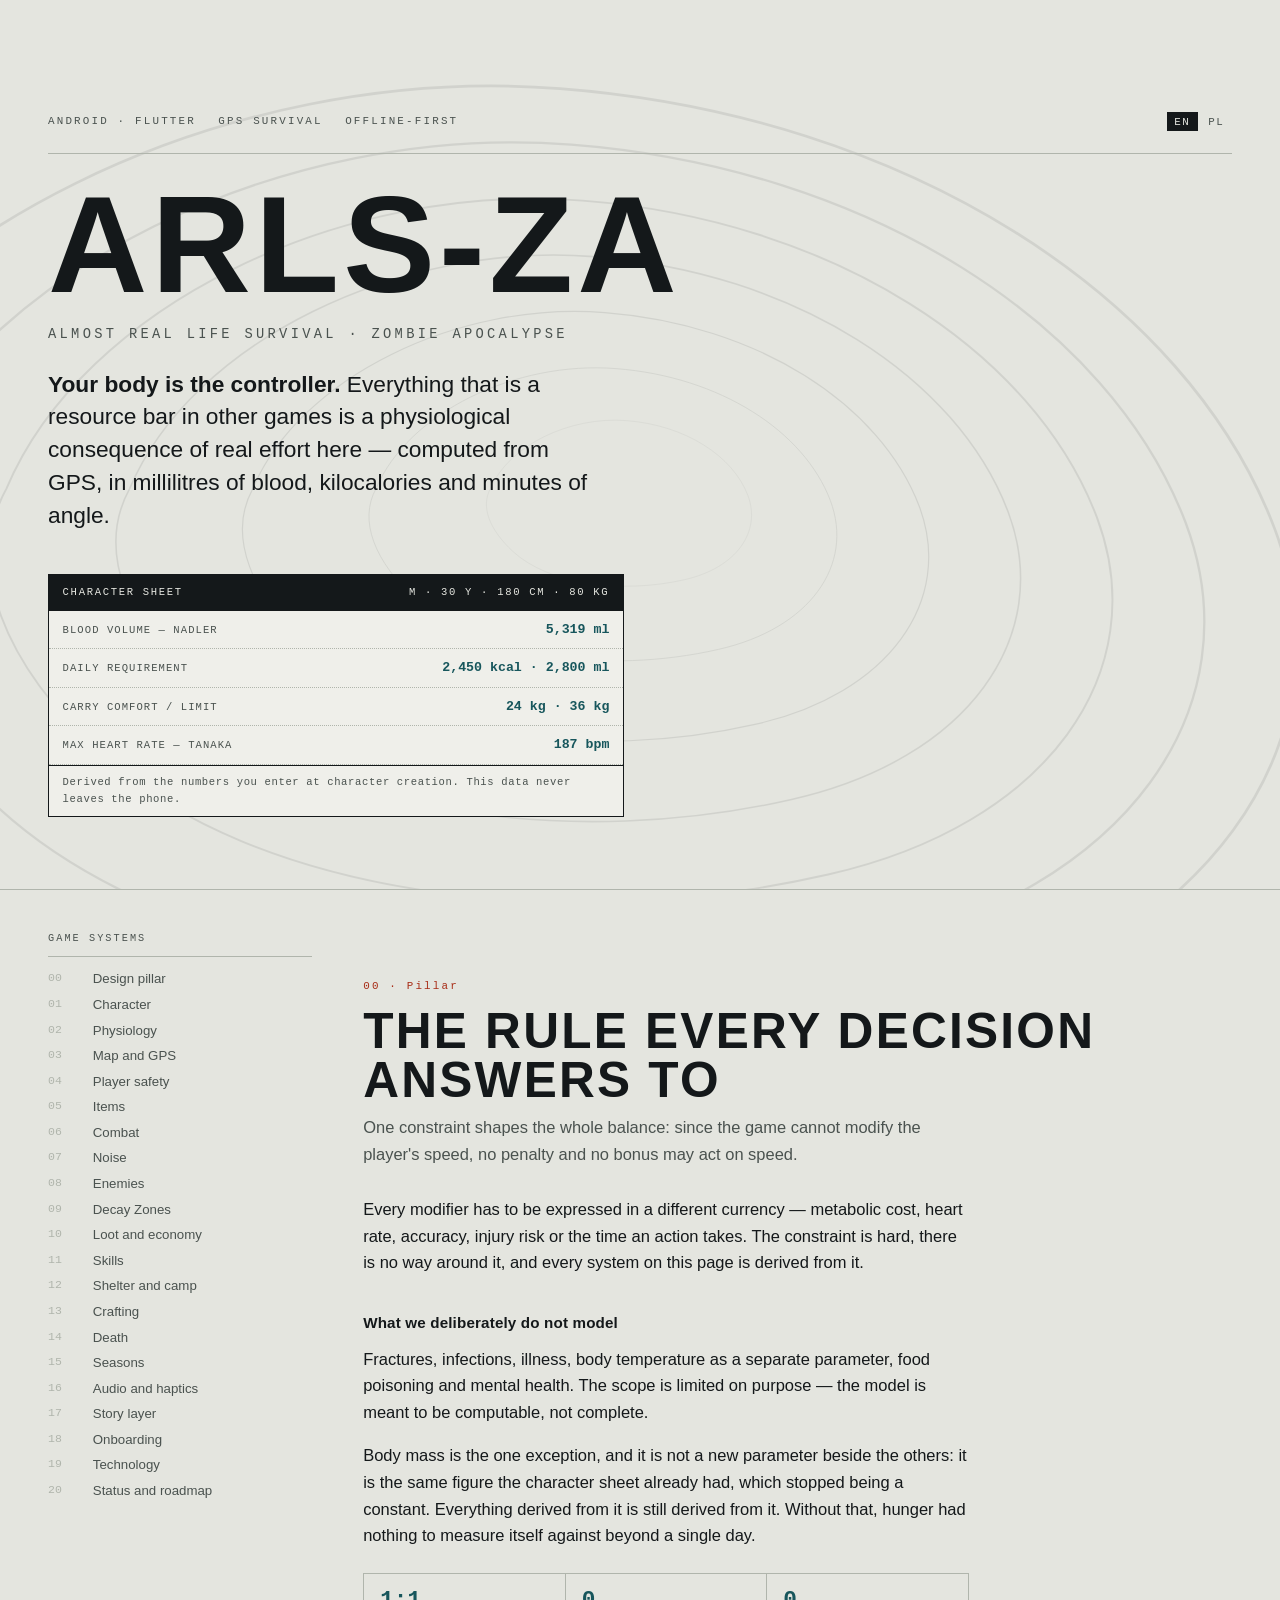
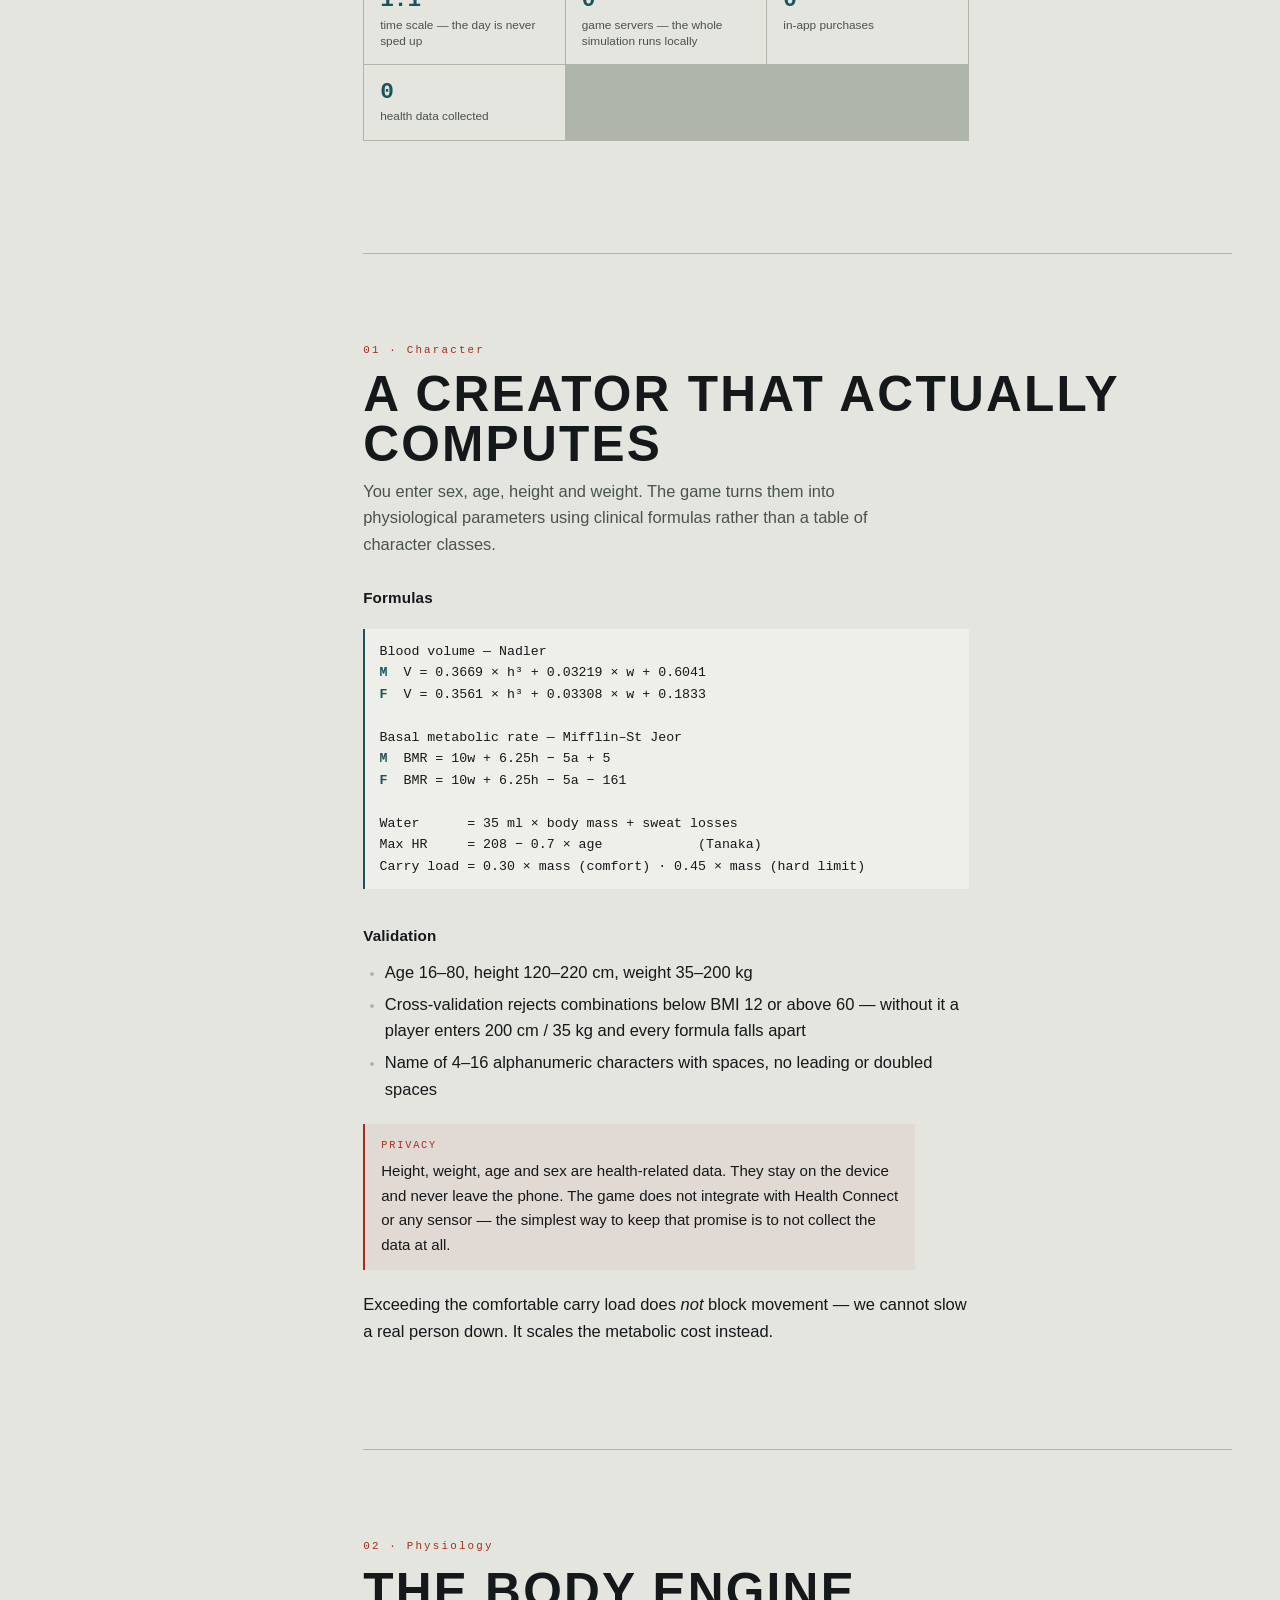
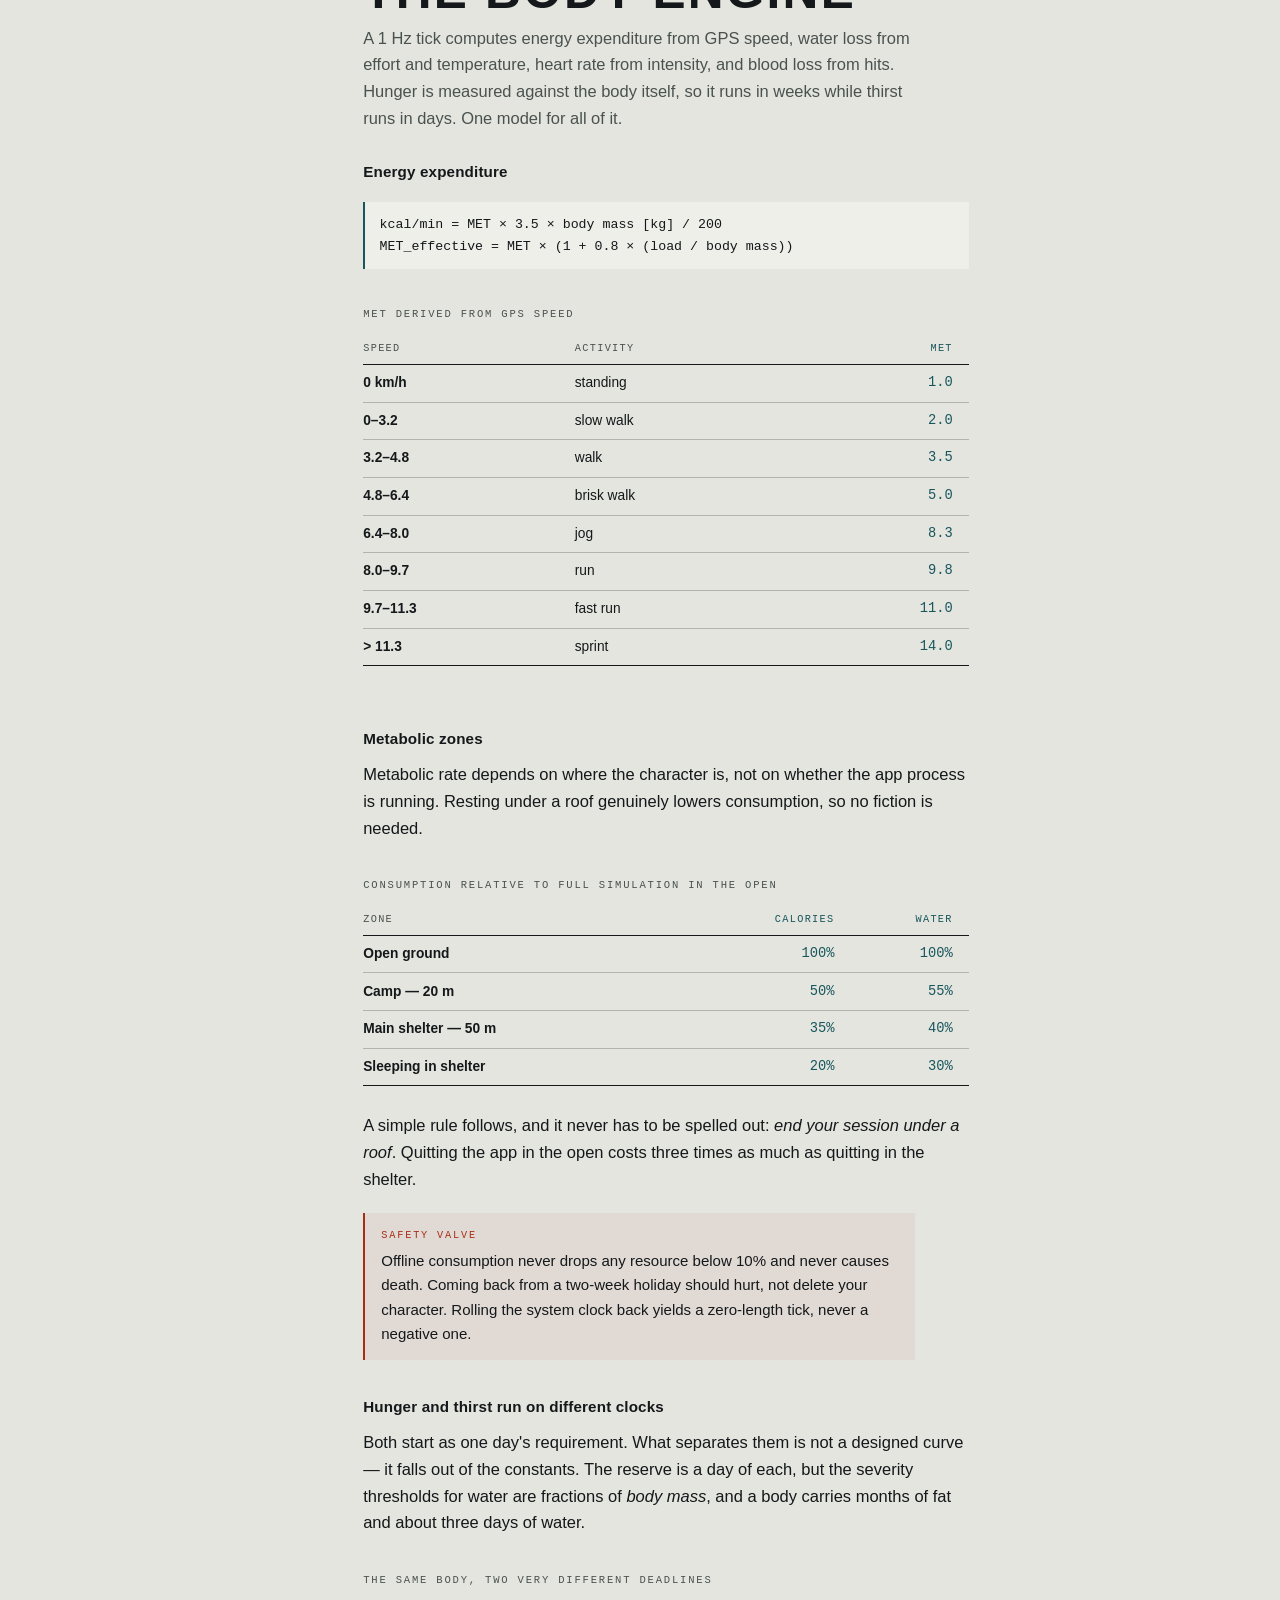
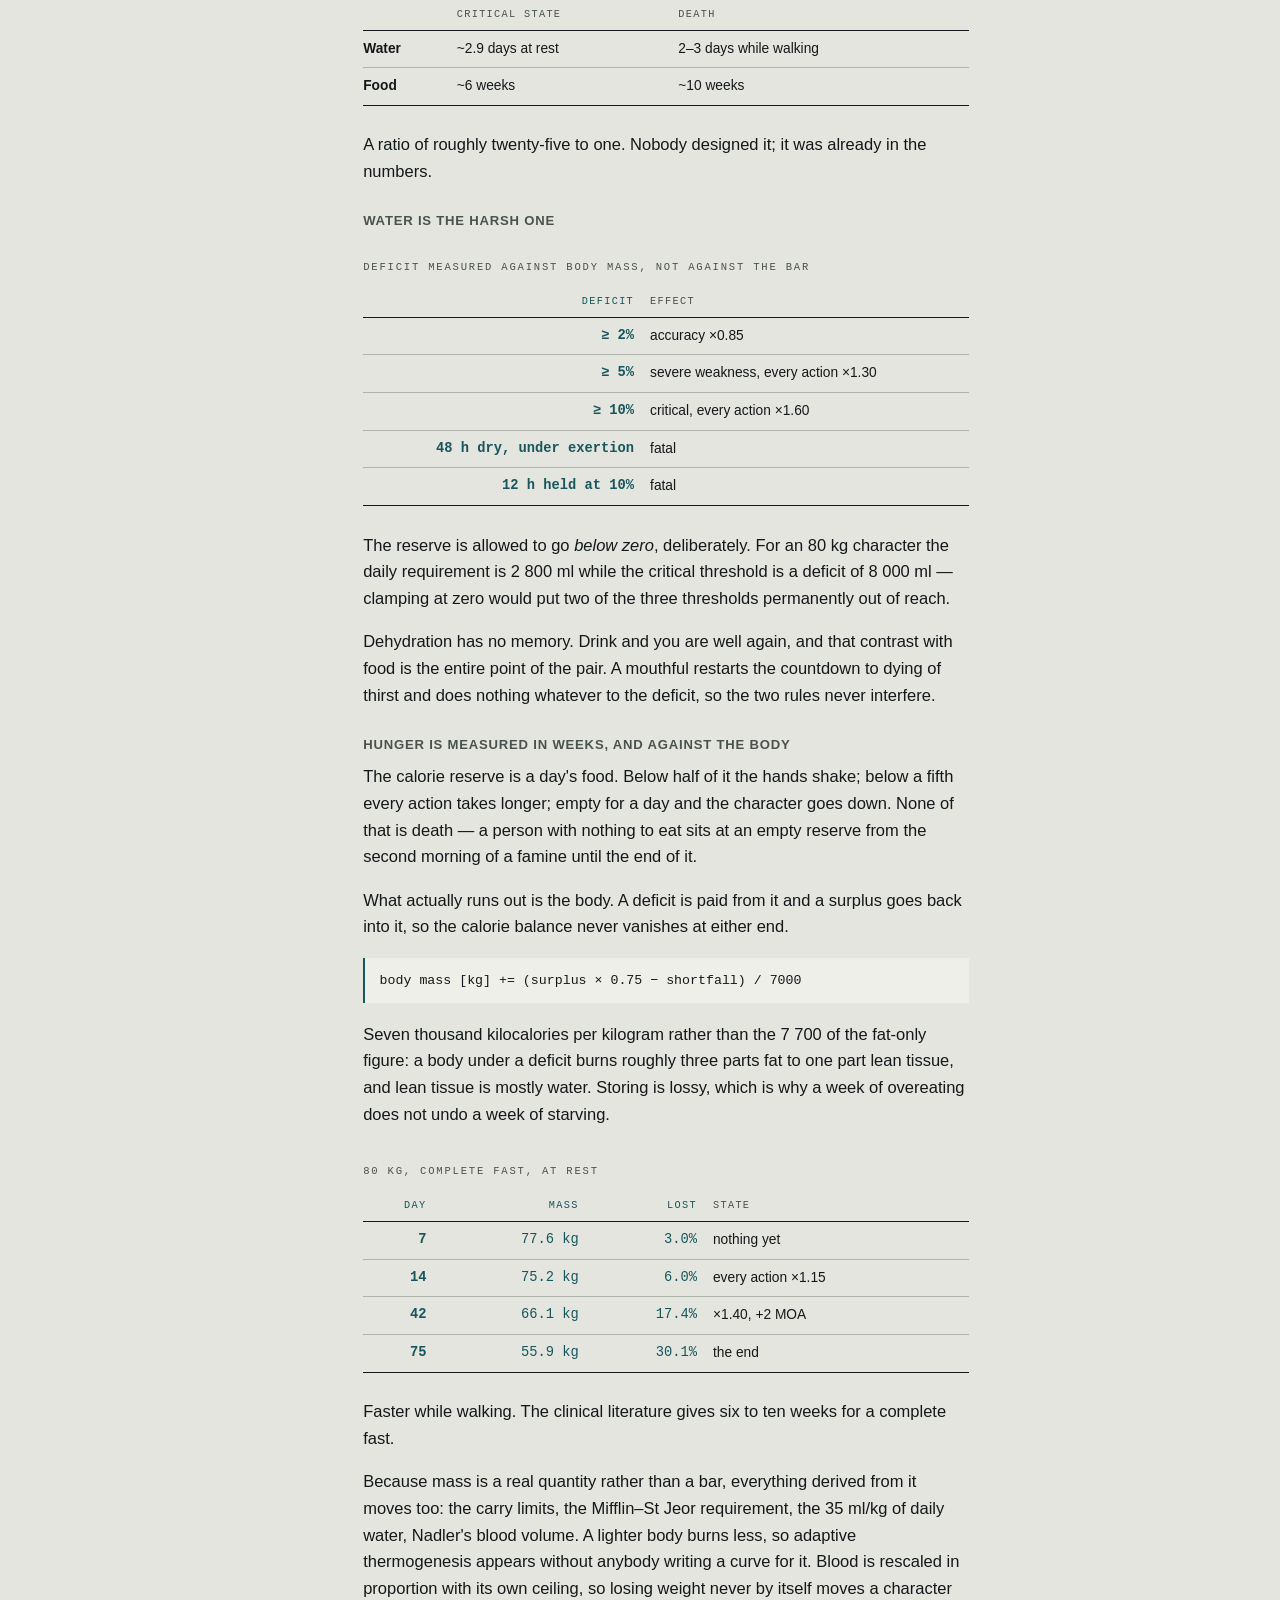
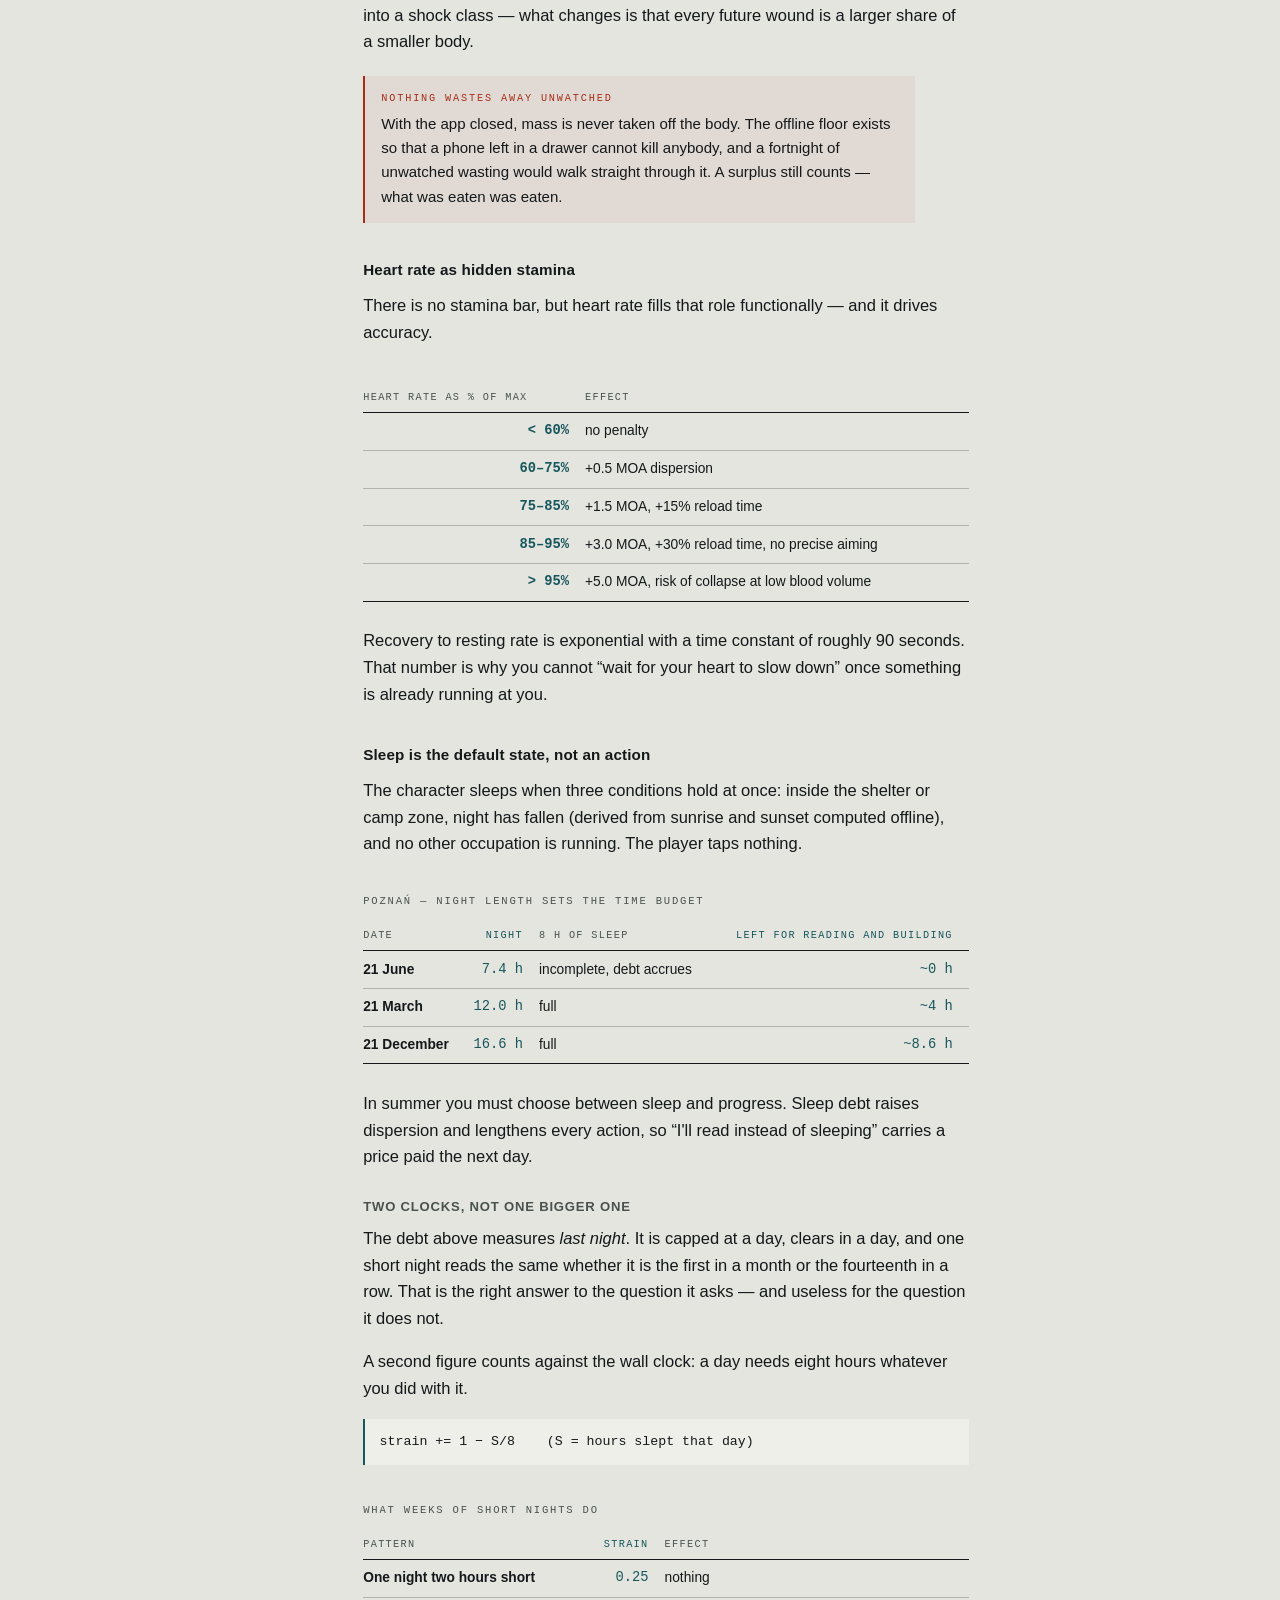
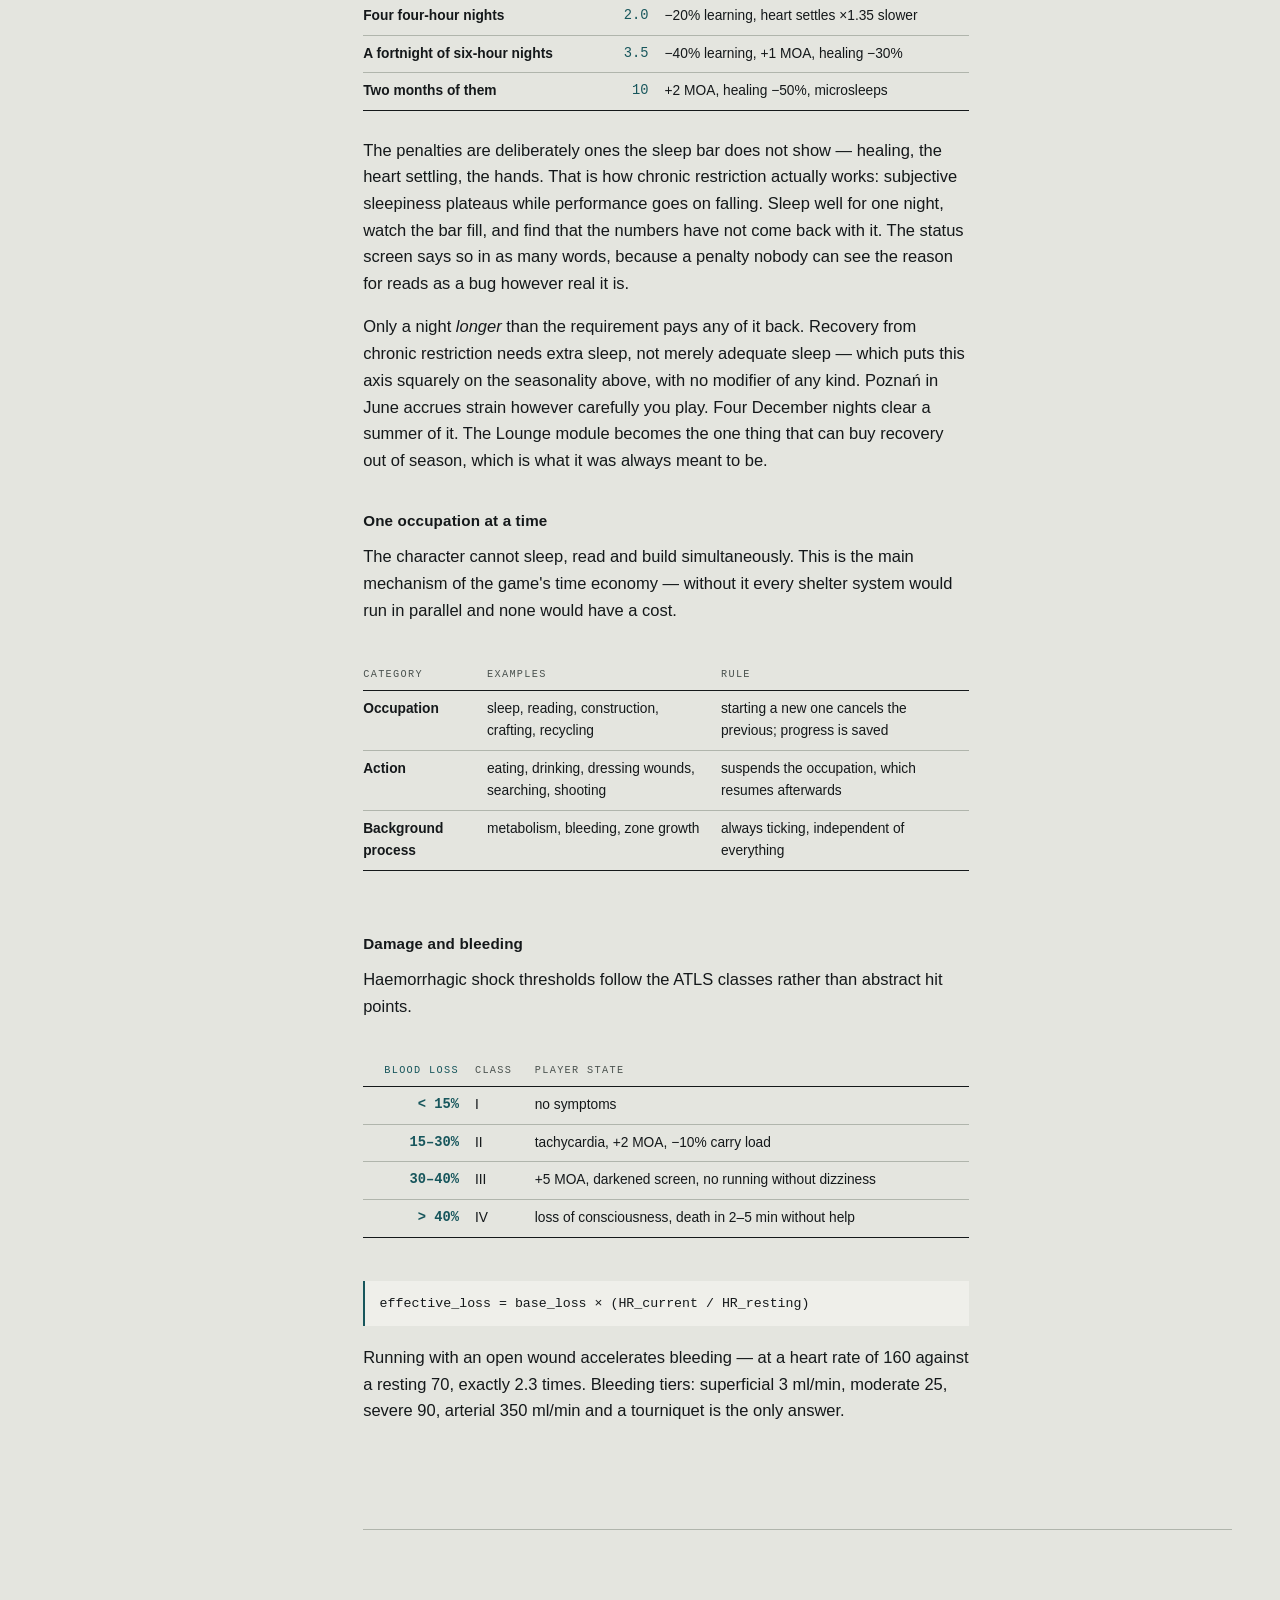
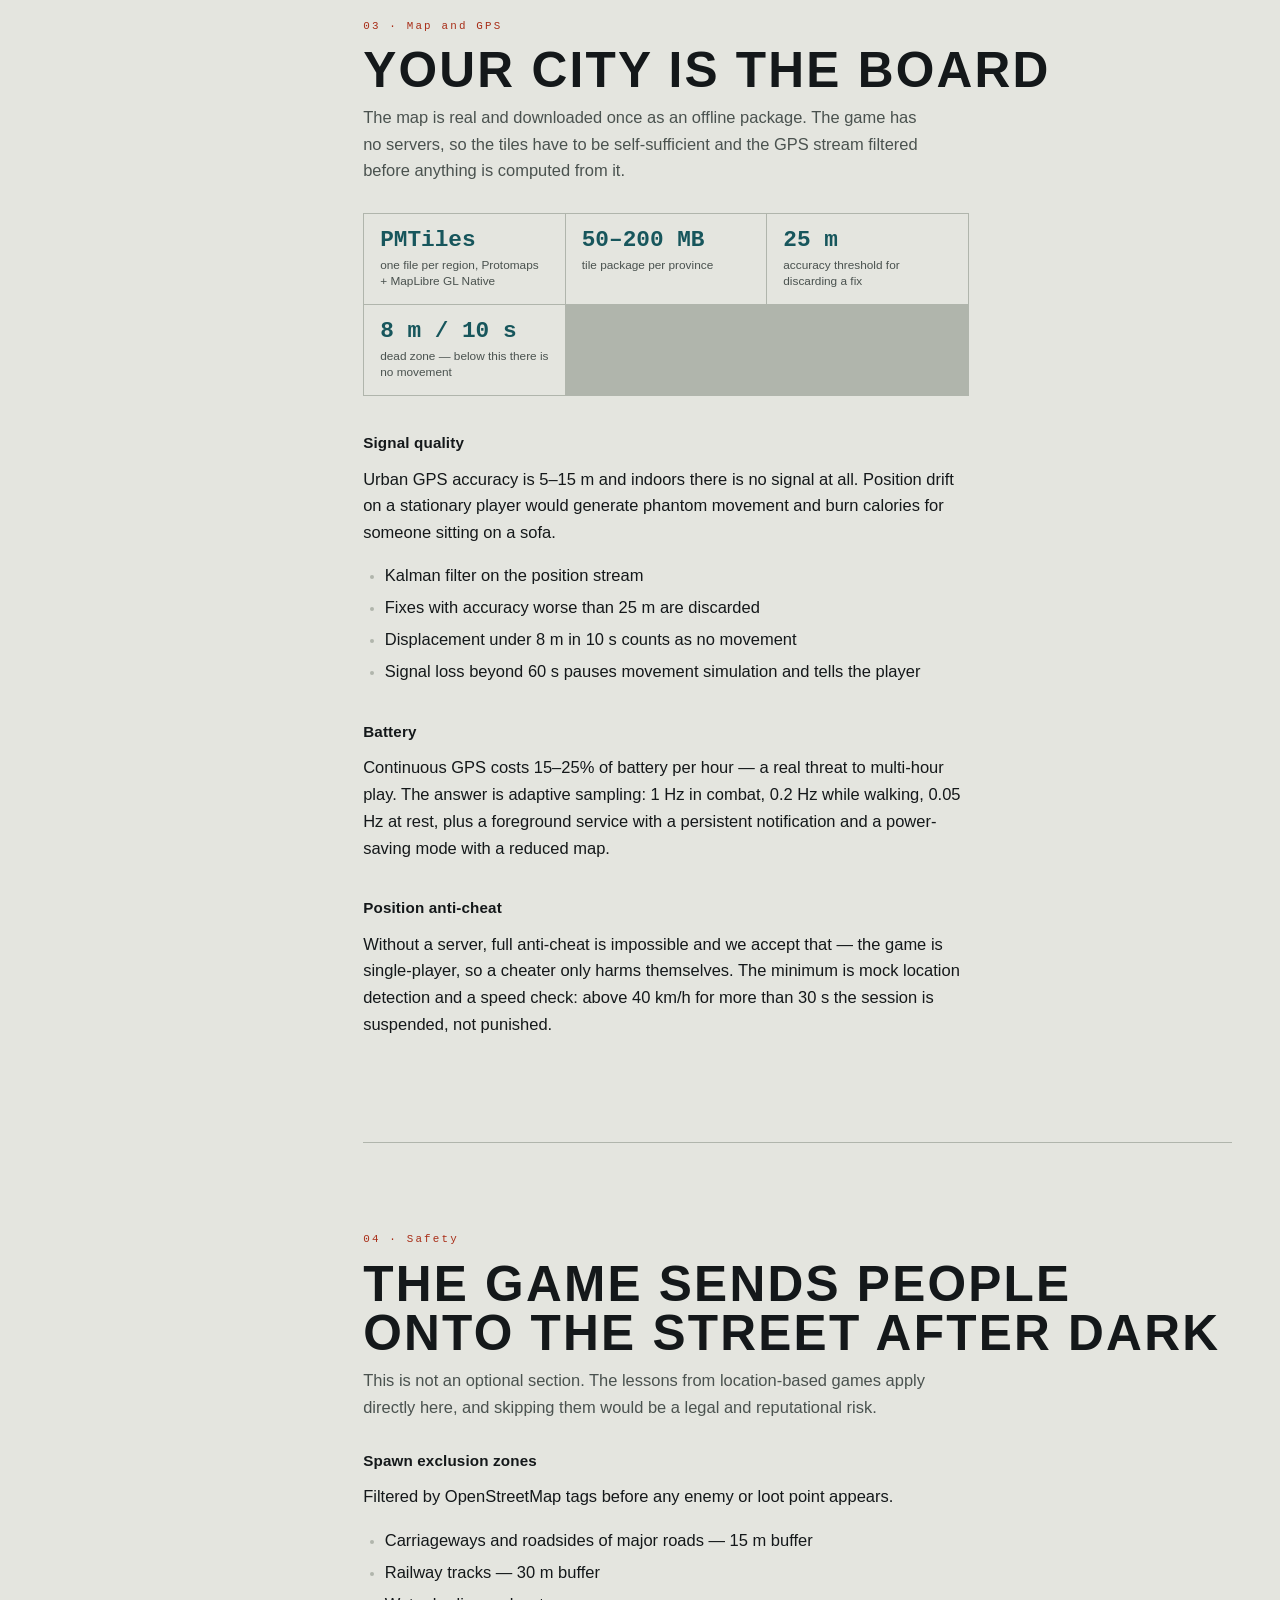
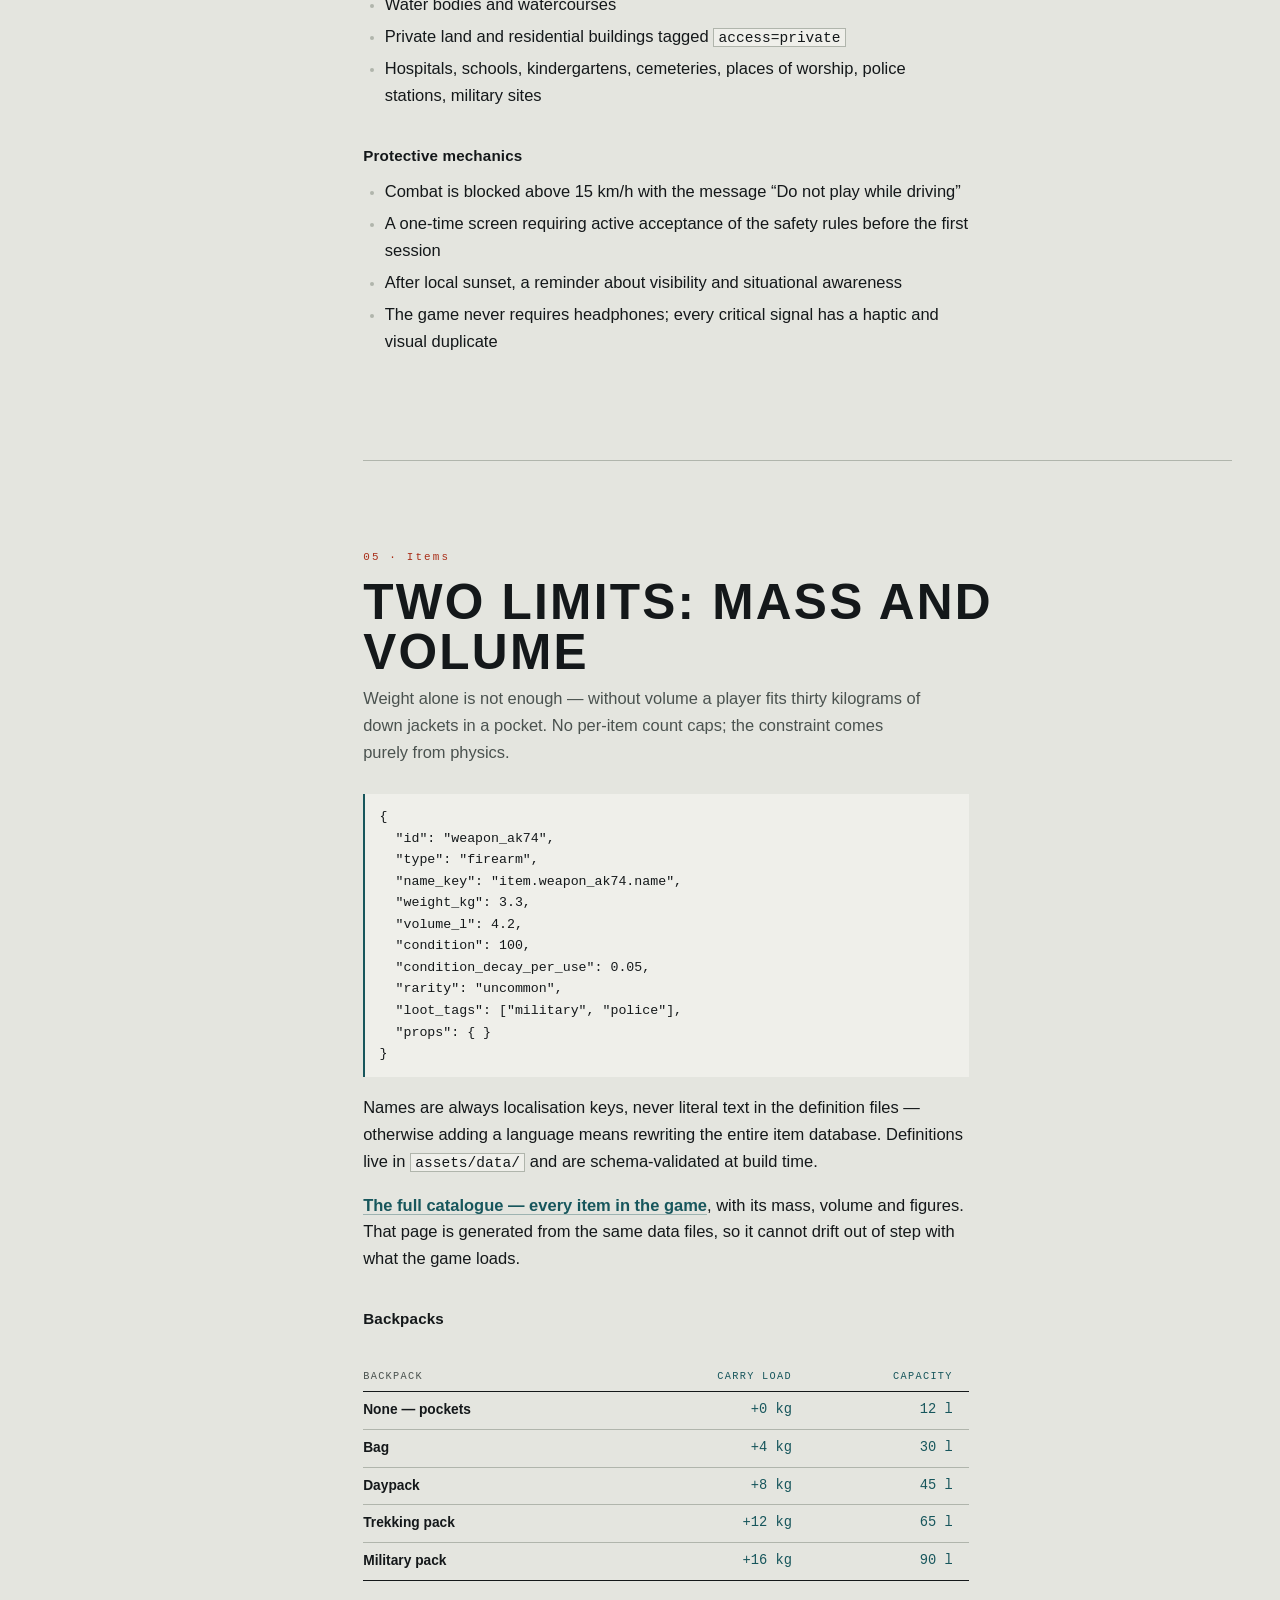
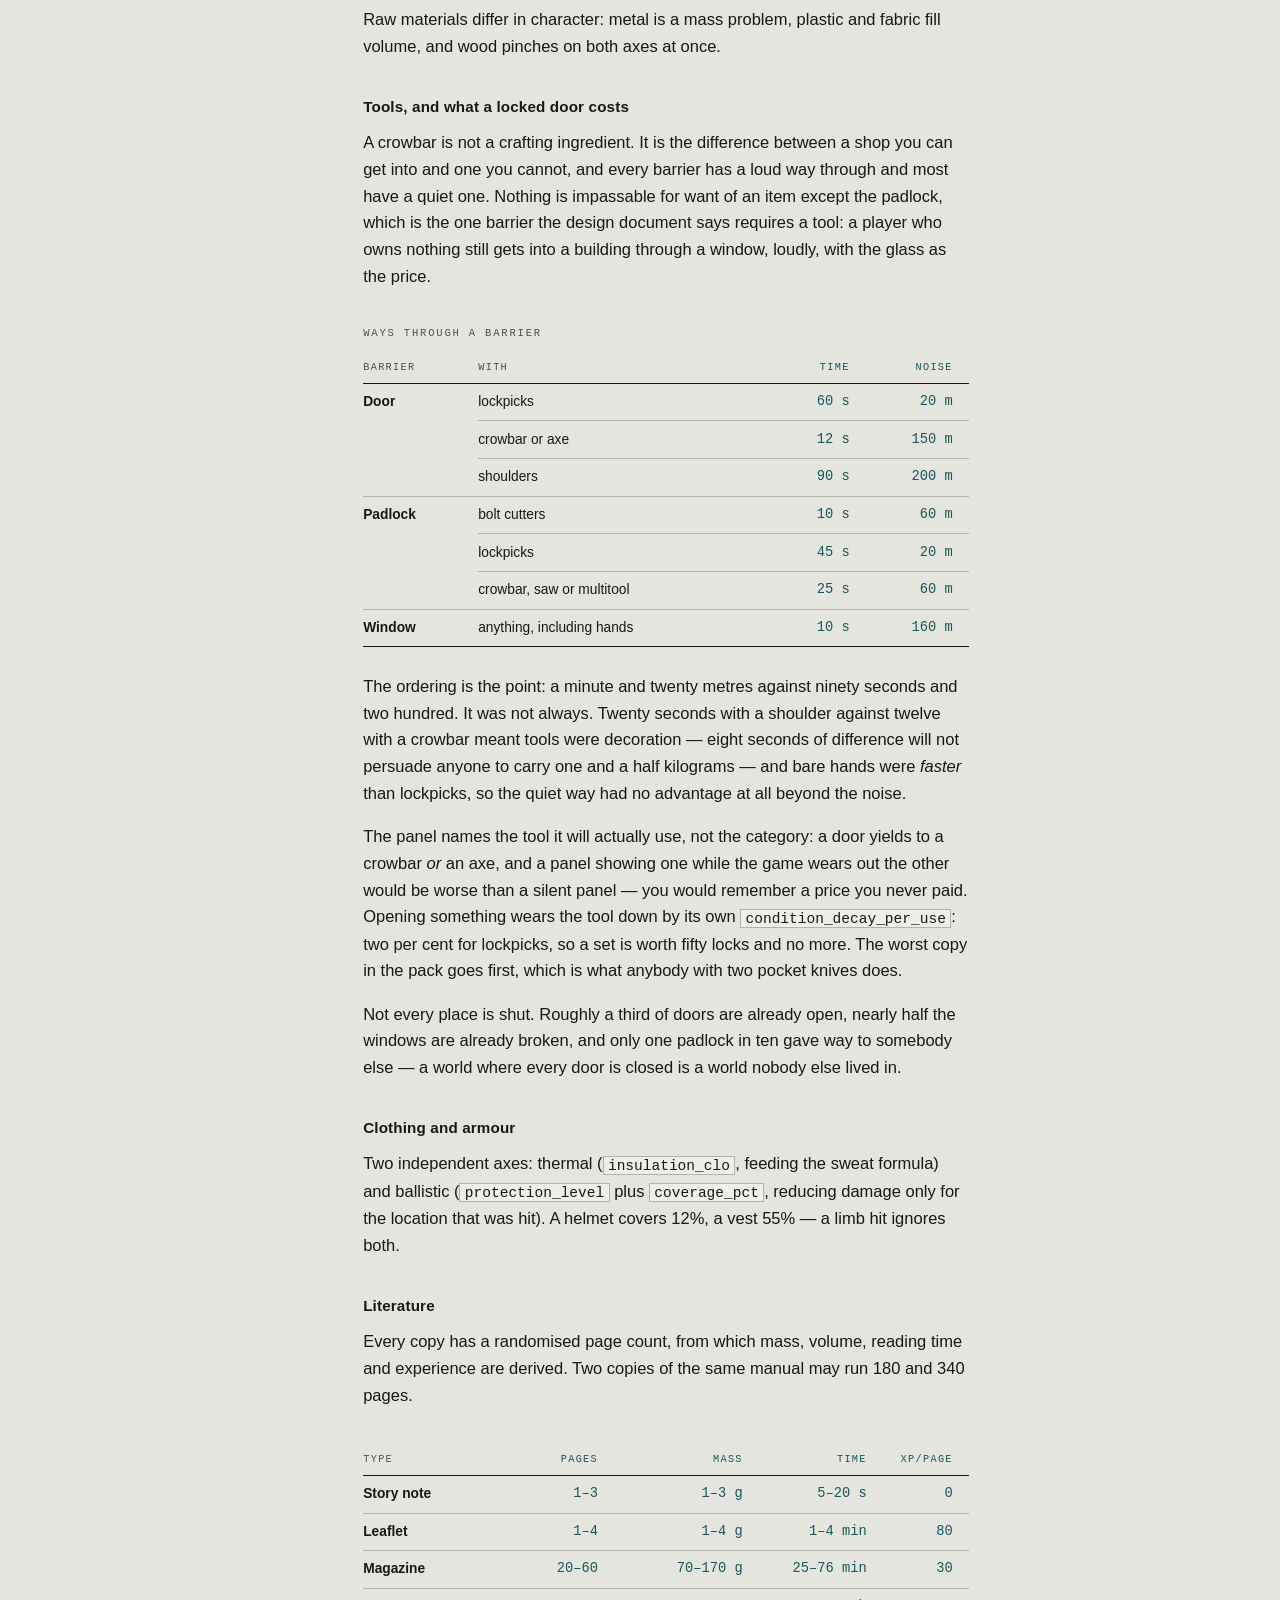
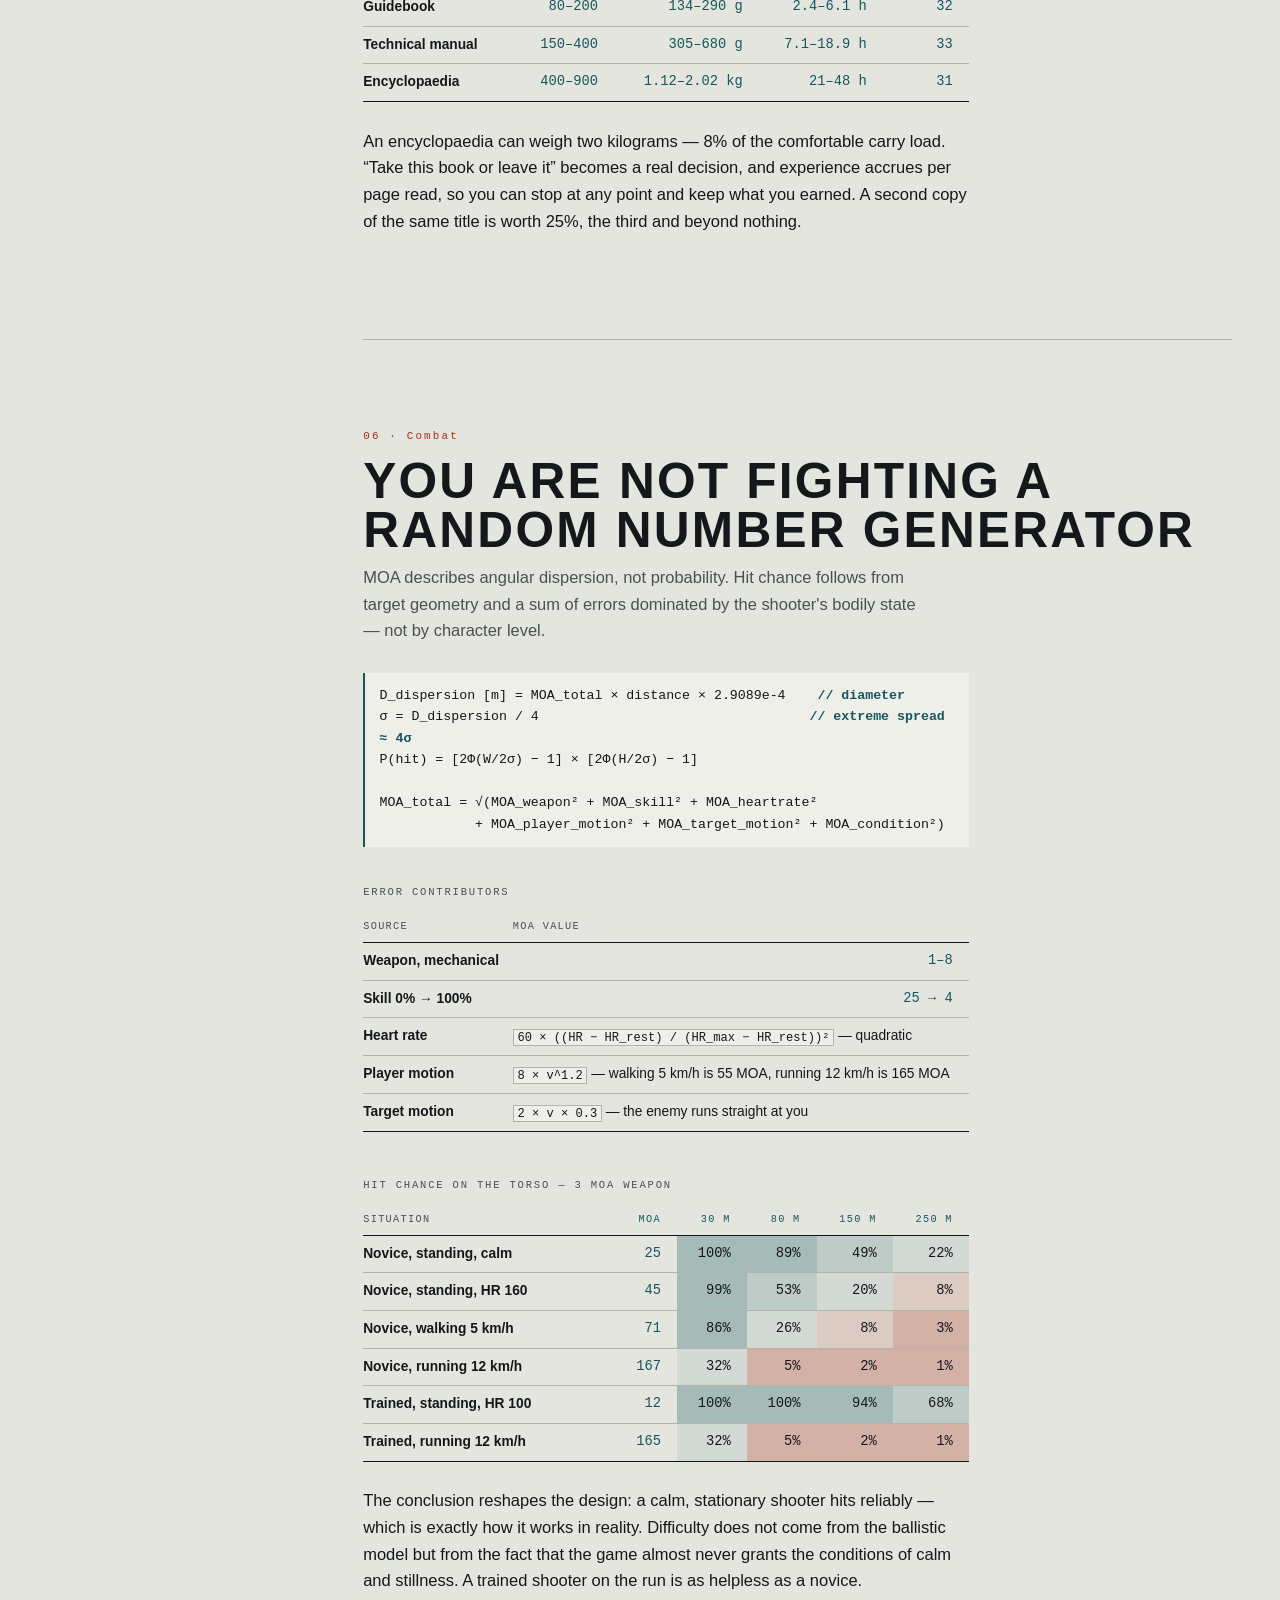
<file: index.html>
<!doctype html>
<html lang="en">
<head>
<meta charset="utf-8">
<meta name="viewport" content="width=device-width, initial-scale=1">
<title>ARLS-ZA — Almost Real Life Survival: Zombie Apocalypse</title>
<meta name="description" content="Hyper-realistic GPS survival for Android. Your body is the controller: blood volume, calorie burn, heart rate and weapon dispersion computed from real movement.">
<meta name="color-scheme" content="light">
<meta property="og:title" content="ARLS-ZA — Almost Real Life Survival">
<meta property="og:description" content="A GPS survival game that replaces resource bars with physiology. Every system, explained.">
<meta property="og:type" content="website">
<link rel="alternate" hreflang="en" href="./">
<link rel="alternate" hreflang="pl" href="./pl/">
<link rel="alternate" hreflang="x-default" href="./">
<link rel="icon" href="data:image/svg+xml,%3Csvg xmlns='http://www.w3.org/2000/svg' viewBox='0 0 32 32'%3E%3Crect width='32' height='32' fill='%23E4E5DF'/%3E%3Ccircle cx='16' cy='16' r='4' fill='none' stroke='%23A82D17' stroke-width='1.5'/%3E%3Ccircle cx='16' cy='16' r='9' fill='none' stroke='%23A82D17' stroke-width='1.2' opacity='.6'/%3E%3Ccircle cx='16' cy='16' r='14' fill='none' stroke='%23A82D17' stroke-width='1' opacity='.35'/%3E%3C/svg%3E">
<link rel="stylesheet" href="assets/site.css">
</head>
<body>
<a class="skip" href="#content">Skip to content</a>

<header class="hero">
  <svg class="hero__contour" viewBox="0 0 900 500" aria-hidden="true" preserveAspectRatio="xMidYMid slice">
    <g fill="none" stroke="currentColor" stroke-width="1">
      <g id="c"><path d="M120 250c40-95 175-160 300-150 130 10 235 78 268 165 30 80-25 160-140 186-140 32-300 10-378-62-52-48-72-99-50-139z"/></g>
      <use href="#c" transform="translate(450 250) scale(.86) translate(-450 -250)"/>
      <use href="#c" transform="translate(450 250) scale(.72) translate(-450 -250)"/>
      <use href="#c" transform="translate(450 250) scale(.58) translate(-450 -250)"/>
      <use href="#c" transform="translate(450 250) scale(.44) translate(-450 -250)"/>
      <use href="#c" transform="translate(450 250) scale(.30) translate(-450 -250)"/>
      <use href="#c" transform="translate(450 250) scale(.17) translate(-450 -250)"/>
    </g>
  </svg>

  <div class="hero__inner">
    <div class="hero__meta eyebrow">
      <span>Android · Flutter</span>
      <span>GPS survival</span>
      <span>Offline-first</span>
      <nav class="langs" aria-label="Language">
        <a href="./" aria-current="true" data-lang-link hreflang="en">EN</a>
        <a href="pl/" data-lang-link hreflang="pl">PL</a>
      </nav>
    </div>

    <h1>
      <span class="hero__title">ARLS&#8209;ZA</span>
      <span class="hero__sub">Almost Real Life Survival · Zombie Apocalypse</span>
    </h1>

    <p class="thesis">
      <strong>Your body is the controller.</strong> Everything that is a resource bar in other games
      is a physiological consequence of real effort here — computed from GPS, in millilitres of blood,
      kilocalories and minutes of angle.
    </p>

    <div class="card">
      <div class="card__hd"><span>Character sheet</span><span>M · 30 y · 180 cm · 80 kg</span></div>
      <div class="card__row"><span class="card__k">Blood volume — Nadler</span><span class="card__v">5,319 ml</span></div>
      <div class="card__row"><span class="card__k">Daily requirement</span><span class="card__v">2,450 kcal · 2,800 ml</span></div>
      <div class="card__row"><span class="card__k">Carry comfort / limit</span><span class="card__v">24 kg · 36 kg</span></div>
      <div class="card__row"><span class="card__k">Max heart rate — Tanaka</span><span class="card__v">187 bpm</span></div>
      <div class="card__ft">Derived from the numbers you enter at character creation. This data never leaves the phone.</div>
    </div>
  </div>
</header>

<div class="shell">
  <div class="layout">

    <nav class="rail" aria-label="Game systems">
      <p class="rail__t">Game systems</p>
      <ol id="rail-list">
        <li><a href="#pillar"><span>00</span><span>Design pillar</span></a></li>
        <li><a href="#character"><span>01</span><span>Character</span></a></li>
        <li><a href="#physiology"><span>02</span><span>Physiology</span></a></li>
        <li><a href="#map"><span>03</span><span>Map and GPS</span></a></li>
        <li><a href="#safety"><span>04</span><span>Player safety</span></a></li>
        <li><a href="#items"><span>05</span><span>Items</span></a></li>
        <li><a href="#combat"><span>06</span><span>Combat</span></a></li>
        <li><a href="#noise"><span>07</span><span>Noise</span></a></li>
        <li><a href="#enemies"><span>08</span><span>Enemies</span></a></li>
        <li><a href="#hotspots"><span>09</span><span>Decay Zones</span></a></li>
        <li><a href="#loot"><span>10</span><span>Loot and economy</span></a></li>
        <li><a href="#skills"><span>11</span><span>Skills</span></a></li>
        <li><a href="#shelter"><span>12</span><span>Shelter and camp</span></a></li>
        <li><a href="#crafting"><span>13</span><span>Crafting</span></a></li>
        <li><a href="#death"><span>14</span><span>Death</span></a></li>
        <li><a href="#seasons"><span>15</span><span>Seasons</span></a></li>
        <li><a href="#audio"><span>16</span><span>Audio and haptics</span></a></li>
        <li><a href="#story"><span>17</span><span>Story layer</span></a></li>
        <li><a href="#onboarding"><span>18</span><span>Onboarding</span></a></li>
        <li><a href="#tech"><span>19</span><span>Technology</span></a></li>
        <li><a href="#status"><span>20</span><span>Status and roadmap</span></a></li>
      </ol>
    </nav>

    <main id="content">

      <div class="jump">
        <label class="eyebrow" for="jump-sel">Jump to system</label>
        <select id="jump-sel" aria-label="Jump to system">
          <option value="#pillar">00 — Design pillar</option>
          <option value="#character">01 — Character</option>
          <option value="#physiology">02 — Physiology</option>
          <option value="#map">03 — Map and GPS</option>
          <option value="#safety">04 — Player safety</option>
          <option value="#items">05 — Items</option>
          <option value="#combat">06 — Combat</option>
          <option value="#noise">07 — Noise</option>
          <option value="#enemies">08 — Enemies</option>
          <option value="#hotspots">09 — Decay Zones</option>
          <option value="#loot">10 — Loot and economy</option>
          <option value="#skills">11 — Skills</option>
          <option value="#shelter">12 — Shelter and camp</option>
          <option value="#crafting">13 — Crafting</option>
          <option value="#death">14 — Death</option>
          <option value="#seasons">15 — Seasons</option>
          <option value="#audio">16 — Audio and haptics</option>
          <option value="#story">17 — Story layer</option>
          <option value="#onboarding">18 — Onboarding</option>
          <option value="#tech">19 — Technology</option>
          <option value="#status">20 — Status and roadmap</option>
        </select>
      </div>

      <section class="sec" id="pillar">
        <div class="sec__hd">
          <span class="sec__no">00 · Pillar</span>
          <h2>The rule every decision answers to</h2>
          <p class="sec__lede">One constraint shapes the whole balance: since the game cannot modify the player's speed, no penalty and no bonus may act on speed.</p>
        </div>
        <div class="prose">
          <p>Every modifier has to be expressed in a different currency — metabolic cost, heart rate, accuracy, injury risk or the time an action takes. The constraint is hard, there is no way around it, and every system on this page is derived from it.</p>
          <h3>What we deliberately do not model</h3>
          <p>Fractures, infections, illness, body temperature as a separate parameter, food poisoning and mental health. The scope is limited on purpose — the model is meant to be computable, not complete.</p>
          <p>Body mass is the one exception, and it is not a new parameter beside the others: it is the same figure the character sheet already had, which stopped being a constant. Everything derived from it is still derived from it. Without that, hunger had nothing to measure itself against beyond a single day.</p>
          <div class="stats">
            <div class="stat"><b>1:1</b><span>time scale — the day is never sped up</span></div>
            <div class="stat"><b>0</b><span>game servers — the whole simulation runs locally</span></div>
            <div class="stat"><b>0</b><span>in-app purchases</span></div>
            <div class="stat"><b>0</b><span>health data collected</span></div>
          </div>
        </div>
      </section>

      <section class="sec" id="character">
        <div class="sec__hd">
          <span class="sec__no">01 · Character</span>
          <h2>A creator that actually computes</h2>
          <p class="sec__lede">You enter sex, age, height and weight. The game turns them into physiological parameters using clinical formulas rather than a table of character classes.</p>
        </div>
        <div class="prose">
          <h3>Formulas</h3>
          <div class="f">Blood volume — Nadler
<b>M</b>  V = 0.3669 × h³ + 0.03219 × w + 0.6041
<b>F</b>  V = 0.3561 × h³ + 0.03308 × w + 0.1833

Basal metabolic rate — Mifflin–St Jeor
<b>M</b>  BMR = 10w + 6.25h − 5a + 5
<b>F</b>  BMR = 10w + 6.25h − 5a − 161

Water      = 35 ml × body mass + sweat losses
Max HR     = 208 − 0.7 × age            (Tanaka)
Carry load = 0.30 × mass (comfort) · 0.45 × mass (hard limit)</div>

          <h3>Validation</h3>
          <ul>
            <li>Age 16–80, height 120–220 cm, weight 35–200 kg</li>
            <li>Cross-validation rejects combinations below BMI 12 or above 60 — without it a player enters 200 cm / 35 kg and every formula falls apart</li>
            <li>Name of 4–16 alphanumeric characters with spaces, no leading or doubled spaces</li>
          </ul>

          <div class="warn">
            <span class="warn__t">Privacy</span>
            <p>Height, weight, age and sex are health-related data. They stay on the device and never leave the phone. The game does not integrate with Health Connect or any sensor — the simplest way to keep that promise is to not collect the data at all.</p>
          </div>

          <p>Exceeding the comfortable carry load does <em>not</em> block movement — we cannot slow a real person down. It scales the metabolic cost instead.</p>
        </div>
      </section>

      <section class="sec" id="physiology">
        <div class="sec__hd">
          <span class="sec__no">02 · Physiology</span>
          <h2>The body engine</h2>
          <p class="sec__lede">A 1 Hz tick computes energy expenditure from GPS speed, water loss from effort and temperature, heart rate from intensity, and blood loss from hits. Hunger is measured against the body itself, so it runs in weeks while thirst runs in days. One model for all of it.</p>
        </div>
        <div class="prose">
          <h3>Energy expenditure</h3>
          <div class="f">kcal/min = MET × 3.5 × body mass [kg] / 200
MET_effective = MET × (1 + 0.8 × (load / body mass))</div>

          <div class="scroller">
            <table class="tbl">
              <caption>MET derived from GPS speed</caption>
              <thead><tr><th scope="col">Speed</th><th scope="col">Activity</th><th scope="col" class="n">MET</th></tr></thead>
              <tbody>
                <tr><th scope="row">0 km/h</th><td>standing</td><td class="n">1.0</td></tr>
                <tr><th scope="row">0–3.2</th><td>slow walk</td><td class="n">2.0</td></tr>
                <tr><th scope="row">3.2–4.8</th><td>walk</td><td class="n">3.5</td></tr>
                <tr><th scope="row">4.8–6.4</th><td>brisk walk</td><td class="n">5.0</td></tr>
                <tr><th scope="row">6.4–8.0</th><td>jog</td><td class="n">8.3</td></tr>
                <tr><th scope="row">8.0–9.7</th><td>run</td><td class="n">9.8</td></tr>
                <tr><th scope="row">9.7–11.3</th><td>fast run</td><td class="n">11.0</td></tr>
                <tr><th scope="row">&gt; 11.3</th><td>sprint</td><td class="n">14.0</td></tr>
              </tbody>
            </table>
          </div>

          <h3>Metabolic zones</h3>
          <p>Metabolic rate depends on where the character is, not on whether the app process is running. Resting under a roof genuinely lowers consumption, so no fiction is needed.</p>
          <div class="scroller">
            <table class="tbl">
              <caption>Consumption relative to full simulation in the open</caption>
              <thead><tr><th scope="col">Zone</th><th scope="col" class="n">Calories</th><th scope="col" class="n">Water</th></tr></thead>
              <tbody>
                <tr><th scope="row">Open ground</th><td class="n">100%</td><td class="n">100%</td></tr>
                <tr><th scope="row">Camp — 20 m</th><td class="n">50%</td><td class="n">55%</td></tr>
                <tr><th scope="row">Main shelter — 50 m</th><td class="n">35%</td><td class="n">40%</td></tr>
                <tr><th scope="row">Sleeping in shelter</th><td class="n">20%</td><td class="n">30%</td></tr>
              </tbody>
            </table>
          </div>
          <p>A simple rule follows, and it never has to be spelled out: <em>end your session under a roof</em>. Quitting the app in the open costs three times as much as quitting in the shelter.</p>

          <div class="warn">
            <span class="warn__t">Safety valve</span>
            <p>Offline consumption never drops any resource below 10% and never causes death. Coming back from a two-week holiday should hurt, not delete your character. Rolling the system clock back yields a zero-length tick, never a negative one.</p>
          </div>

          <h3>Hunger and thirst run on different clocks</h3>
          <p>Both start as one day's requirement. What separates them is not a designed curve — it falls out of the constants. The reserve is a day of each, but the severity thresholds for water are fractions of <em>body mass</em>, and a body carries months of fat and about three days of water.</p>

          <div class="scroller">
            <table class="tbl">
              <caption>The same body, two very different deadlines</caption>
              <thead><tr><th scope="col"></th><th scope="col">Critical state</th><th scope="col">Death</th></tr></thead>
              <tbody>
                <tr><th scope="row">Water</th><td>~2.9 days at rest</td><td>2–3 days while walking</td></tr>
                <tr><th scope="row">Food</th><td>~6 weeks</td><td>~10 weeks</td></tr>
              </tbody>
            </table>
          </div>
          <p>A ratio of roughly twenty-five to one. Nobody designed it; it was already in the numbers.</p>

          <h4>Water is the harsh one</h4>
          <div class="scroller">
            <table class="tbl">
              <caption>Deficit measured against body mass, not against the bar</caption>
              <thead><tr><th scope="col" class="n">Deficit</th><th scope="col">Effect</th></tr></thead>
              <tbody>
                <tr><th scope="row" class="n">≥ 2%</th><td>accuracy ×0.85</td></tr>
                <tr><th scope="row" class="n">≥ 5%</th><td>severe weakness, every action ×1.30</td></tr>
                <tr><th scope="row" class="n">≥ 10%</th><td>critical, every action ×1.60</td></tr>
                <tr><th scope="row" class="n">48 h dry, under exertion</th><td>fatal</td></tr>
                <tr><th scope="row" class="n">12 h held at 10%</th><td>fatal</td></tr>
              </tbody>
            </table>
          </div>
          <p>The reserve is allowed to go <em>below zero</em>, deliberately. For an 80 kg character the daily requirement is 2 800 ml while the critical threshold is a deficit of 8 000 ml — clamping at zero would put two of the three thresholds permanently out of reach.</p>
          <p>Dehydration has no memory. Drink and you are well again, and that contrast with food is the entire point of the pair. A mouthful restarts the countdown to dying of thirst and does nothing whatever to the deficit, so the two rules never interfere.</p>

          <h4>Hunger is measured in weeks, and against the body</h4>
          <p>The calorie reserve is a day's food. Below half of it the hands shake; below a fifth every action takes longer; empty for a day and the character goes down. None of that is death — a person with nothing to eat sits at an empty reserve from the second morning of a famine until the end of it.</p>
          <p>What actually runs out is the body. A deficit is paid from it and a surplus goes back into it, so the calorie balance never vanishes at either end.</p>
          <div class="f">body mass [kg] += (surplus × 0.75 − shortfall) / 7000</div>
          <p>Seven thousand kilocalories per kilogram rather than the 7 700 of the fat-only figure: a body under a deficit burns roughly three parts fat to one part lean tissue, and lean tissue is mostly water. Storing is lossy, which is why a week of overeating does not undo a week of starving.</p>

          <div class="scroller">
            <table class="tbl">
              <caption>80 kg, complete fast, at rest</caption>
              <thead><tr><th scope="col" class="n">Day</th><th scope="col" class="n">Mass</th><th scope="col" class="n">Lost</th><th scope="col">State</th></tr></thead>
              <tbody>
                <tr><th scope="row" class="n">7</th><td class="n">77.6 kg</td><td class="n">3.0%</td><td>nothing yet</td></tr>
                <tr><th scope="row" class="n">14</th><td class="n">75.2 kg</td><td class="n">6.0%</td><td>every action ×1.15</td></tr>
                <tr><th scope="row" class="n">42</th><td class="n">66.1 kg</td><td class="n">17.4%</td><td>×1.40, +2 MOA</td></tr>
                <tr><th scope="row" class="n">75</th><td class="n">55.9 kg</td><td class="n">30.1%</td><td>the end</td></tr>
              </tbody>
            </table>
          </div>
          <p>Faster while walking. The clinical literature gives six to ten weeks for a complete fast.</p>
          <p>Because mass is a real quantity rather than a bar, everything derived from it moves too: the carry limits, the Mifflin–St Jeor requirement, the 35 ml/kg of daily water, Nadler's blood volume. A lighter body burns less, so adaptive thermogenesis appears without anybody writing a curve for it. Blood is rescaled in proportion with its own ceiling, so losing weight never by itself moves a character into a shock class — what changes is that every future wound is a larger share of a smaller body.</p>

          <div class="warn">
            <span class="warn__t">Nothing wastes away unwatched</span>
            <p>With the app closed, mass is never taken off the body. The offline floor exists so that a phone left in a drawer cannot kill anybody, and a fortnight of unwatched wasting would walk straight through it. A surplus still counts — what was eaten was eaten.</p>
          </div>

          <h3>Heart rate as hidden stamina</h3>
          <p>There is no stamina bar, but heart rate fills that role functionally — and it drives accuracy.</p>
          <div class="scroller">
            <table class="tbl">
              <thead><tr><th scope="col">Heart rate as % of max</th><th scope="col">Effect</th></tr></thead>
              <tbody>
                <tr><th scope="row" class="n">&lt; 60%</th><td>no penalty</td></tr>
                <tr><th scope="row" class="n">60–75%</th><td>+0.5 MOA dispersion</td></tr>
                <tr><th scope="row" class="n">75–85%</th><td>+1.5 MOA, +15% reload time</td></tr>
                <tr><th scope="row" class="n">85–95%</th><td>+3.0 MOA, +30% reload time, no precise aiming</td></tr>
                <tr><th scope="row" class="n">&gt; 95%</th><td>+5.0 MOA, risk of collapse at low blood volume</td></tr>
              </tbody>
            </table>
          </div>
          <p>Recovery to resting rate is exponential with a time constant of roughly 90 seconds. That number is why you cannot “wait for your heart to slow down” once something is already running at you.</p>

          <h3>Sleep is the default state, not an action</h3>
          <p>The character sleeps when three conditions hold at once: inside the shelter or camp zone, night has fallen (derived from sunrise and sunset computed offline), and no other occupation is running. The player taps nothing.</p>
          <div class="scroller">
            <table class="tbl">
              <caption>Poznań — night length sets the time budget</caption>
              <thead><tr><th scope="col">Date</th><th scope="col" class="n">Night</th><th scope="col">8 h of sleep</th><th scope="col" class="n">Left for reading and building</th></tr></thead>
              <tbody>
                <tr><th scope="row">21 June</th><td class="n">7.4 h</td><td>incomplete, debt accrues</td><td class="n">~0 h</td></tr>
                <tr><th scope="row">21 March</th><td class="n">12.0 h</td><td>full</td><td class="n">~4 h</td></tr>
                <tr><th scope="row">21 December</th><td class="n">16.6 h</td><td>full</td><td class="n">~8.6 h</td></tr>
              </tbody>
            </table>
          </div>
          <p>In summer you must choose between sleep and progress. Sleep debt raises dispersion and lengthens every action, so “I'll read instead of sleeping” carries a price paid the next day.</p>

          <h4>Two clocks, not one bigger one</h4>
          <p>The debt above measures <em>last night</em>. It is capped at a day, clears in a day, and one short night reads the same whether it is the first in a month or the fourteenth in a row. That is the right answer to the question it asks — and useless for the question it does not.</p>
          <p>A second figure counts against the wall clock: a day needs eight hours whatever you did with it.</p>
          <div class="f">strain += 1 − S/8    (S = hours slept that day)</div>

          <div class="scroller">
            <table class="tbl">
              <caption>What weeks of short nights do</caption>
              <thead><tr><th scope="col">Pattern</th><th scope="col" class="n">Strain</th><th scope="col">Effect</th></tr></thead>
              <tbody>
                <tr><th scope="row">One night two hours short</th><td class="n">0.25</td><td>nothing</td></tr>
                <tr><th scope="row">Four four-hour nights</th><td class="n">2.0</td><td>−20% learning, heart settles ×1.35 slower</td></tr>
                <tr><th scope="row">A fortnight of six-hour nights</th><td class="n">3.5</td><td>−40% learning, +1 MOA, healing −30%</td></tr>
                <tr><th scope="row">Two months of them</th><td class="n">10</td><td>+2 MOA, healing −50%, microsleeps</td></tr>
              </tbody>
            </table>
          </div>

          <p>The penalties are deliberately ones the sleep bar does not show — healing, the heart settling, the hands. That is how chronic restriction actually works: subjective sleepiness plateaus while performance goes on falling. Sleep well for one night, watch the bar fill, and find that the numbers have not come back with it. The status screen says so in as many words, because a penalty nobody can see the reason for reads as a bug however real it is.</p>

          <p>Only a night <em>longer</em> than the requirement pays any of it back. Recovery from chronic restriction needs extra sleep, not merely adequate sleep — which puts this axis squarely on the seasonality above, with no modifier of any kind. Poznań in June accrues strain however carefully you play. Four December nights clear a summer of it. The Lounge module becomes the one thing that can buy recovery out of season, which is what it was always meant to be.</p>

          <h3>One occupation at a time</h3>
          <p>The character cannot sleep, read and build simultaneously. This is the main mechanism of the game's time economy — without it every shelter system would run in parallel and none would have a cost.</p>
          <div class="scroller">
            <table class="tbl">
              <thead><tr><th scope="col">Category</th><th scope="col">Examples</th><th scope="col">Rule</th></tr></thead>
              <tbody>
                <tr><th scope="row">Occupation</th><td>sleep, reading, construction, crafting, recycling</td><td>starting a new one cancels the previous; progress is saved</td></tr>
                <tr><th scope="row">Action</th><td>eating, drinking, dressing wounds, searching, shooting</td><td>suspends the occupation, which resumes afterwards</td></tr>
                <tr><th scope="row">Background process</th><td>metabolism, bleeding, zone growth</td><td>always ticking, independent of everything</td></tr>
              </tbody>
            </table>
          </div>

          <h3>Damage and bleeding</h3>
          <p>Haemorrhagic shock thresholds follow the ATLS classes rather than abstract hit points.</p>
          <div class="scroller">
            <table class="tbl">
              <thead><tr><th scope="col" class="n">Blood loss</th><th scope="col">Class</th><th scope="col">Player state</th></tr></thead>
              <tbody>
                <tr><th scope="row" class="n">&lt; 15%</th><td>I</td><td>no symptoms</td></tr>
                <tr><th scope="row" class="n">15–30%</th><td>II</td><td>tachycardia, +2 MOA, −10% carry load</td></tr>
                <tr><th scope="row" class="n">30–40%</th><td>III</td><td>+5 MOA, darkened screen, no running without dizziness</td></tr>
                <tr><th scope="row" class="n">&gt; 40%</th><td>IV</td><td>loss of consciousness, death in 2–5 min without help</td></tr>
              </tbody>
            </table>
          </div>
          <div class="f">effective_loss = base_loss × (HR_current / HR_resting)</div>
          <p>Running with an open wound accelerates bleeding — at a heart rate of 160 against a resting 70, exactly 2.3 times. Bleeding tiers: superficial 3 ml/min, moderate 25, severe 90, arterial 350 ml/min and a tourniquet is the only answer.</p>
        </div>
      </section>

      <section class="sec" id="map">
        <div class="sec__hd">
          <span class="sec__no">03 · Map and GPS</span>
          <h2>Your city is the board</h2>
          <p class="sec__lede">The map is real and downloaded once as an offline package. The game has no servers, so the tiles have to be self-sufficient and the GPS stream filtered before anything is computed from it.</p>
        </div>
        <div class="prose">
          <div class="stats">
            <div class="stat"><b>PMTiles</b><span>one file per region, Protomaps + MapLibre GL Native</span></div>
            <div class="stat"><b>50–200 MB</b><span>tile package per province</span></div>
            <div class="stat"><b>25 m</b><span>accuracy threshold for discarding a fix</span></div>
            <div class="stat"><b>8 m / 10 s</b><span>dead zone — below this there is no movement</span></div>
          </div>

          <h3>Signal quality</h3>
          <p>Urban GPS accuracy is 5–15 m and indoors there is no signal at all. Position drift on a stationary player would generate phantom movement and burn calories for someone sitting on a sofa.</p>
          <ul>
            <li>Kalman filter on the position stream</li>
            <li>Fixes with accuracy worse than 25 m are discarded</li>
            <li>Displacement under 8 m in 10 s counts as no movement</li>
            <li>Signal loss beyond 60 s pauses movement simulation and tells the player</li>
          </ul>

          <h3>Battery</h3>
          <p>Continuous GPS costs 15–25% of battery per hour — a real threat to multi-hour play. The answer is adaptive sampling: 1 Hz in combat, 0.2 Hz while walking, 0.05 Hz at rest, plus a foreground service with a persistent notification and a power-saving mode with a reduced map.</p>

          <h3>Position anti-cheat</h3>
          <p>Without a server, full anti-cheat is impossible and we accept that — the game is single-player, so a cheater only harms themselves. The minimum is mock location detection and a speed check: above 40 km/h for more than 30 s the session is suspended, not punished.</p>
        </div>
      </section>

      <section class="sec" id="safety">
        <div class="sec__hd">
          <span class="sec__no">04 · Safety</span>
          <h2>The game sends people onto the street after dark</h2>
          <p class="sec__lede">This is not an optional section. The lessons from location-based games apply directly here, and skipping them would be a legal and reputational risk.</p>
        </div>
        <div class="prose">
          <h3>Spawn exclusion zones</h3>
          <p>Filtered by OpenStreetMap tags before any enemy or loot point appears.</p>
          <ul>
            <li>Carriageways and roadsides of major roads — 15 m buffer</li>
            <li>Railway tracks — 30 m buffer</li>
            <li>Water bodies and watercourses</li>
            <li>Private land and residential buildings tagged <code>access=private</code></li>
            <li>Hospitals, schools, kindergartens, cemeteries, places of worship, police stations, military sites</li>
          </ul>

          <h3>Protective mechanics</h3>
          <ul>
            <li>Combat is blocked above 15 km/h with the message “Do not play while driving”</li>
            <li>A one-time screen requiring active acceptance of the safety rules before the first session</li>
            <li>After local sunset, a reminder about visibility and situational awareness</li>
            <li>The game never requires headphones; every critical signal has a haptic and visual duplicate</li>
          </ul>
        </div>
      </section>

      <section class="sec" id="items">
        <div class="sec__hd">
          <span class="sec__no">05 · Items</span>
          <h2>Two limits: mass and volume</h2>
          <p class="sec__lede">Weight alone is not enough — without volume a player fits thirty kilograms of down jackets in a pocket. No per-item count caps; the constraint comes purely from physics.</p>
        </div>
        <div class="prose">
          <div class="f">{
  "id": "weapon_ak74",
  "type": "firearm",
  "name_key": "item.weapon_ak74.name",
  "weight_kg": 3.3,
  "volume_l": 4.2,
  "condition": 100,
  "condition_decay_per_use": 0.05,
  "rarity": "uncommon",
  "loot_tags": ["military", "police"],
  "props": { }
}</div>
          <p>Names are always localisation keys, never literal text in the definition files — otherwise adding a language means rewriting the entire item database. Definitions live in <code>assets/data/</code> and are schema-validated at build time.</p>
          <p><strong><a href="items.html">The full catalogue — every item in the game</a></strong>, with its mass, volume and figures. That page is generated from the same data files, so it cannot drift out of step with what the game loads.</p>

          <h3>Backpacks</h3>
          <div class="scroller">
            <table class="tbl">
              <thead><tr><th scope="col">Backpack</th><th scope="col" class="n">Carry load</th><th scope="col" class="n">Capacity</th></tr></thead>
              <tbody>
                <tr><th scope="row">None — pockets</th><td class="n">+0 kg</td><td class="n">12 l</td></tr>
                <tr><th scope="row">Bag</th><td class="n">+4 kg</td><td class="n">30 l</td></tr>
                <tr><th scope="row">Daypack</th><td class="n">+8 kg</td><td class="n">45 l</td></tr>
                <tr><th scope="row">Trekking pack</th><td class="n">+12 kg</td><td class="n">65 l</td></tr>
                <tr><th scope="row">Military pack</th><td class="n">+16 kg</td><td class="n">90 l</td></tr>
              </tbody>
            </table>
          </div>
          <p>Raw materials differ in character: metal is a mass problem, plastic and fabric fill volume, and wood pinches on both axes at once.</p>

          <h3>Tools, and what a locked door costs</h3>
          <p>A crowbar is not a crafting ingredient. It is the difference between a shop you can get into and one you cannot, and every barrier has a loud way through and most have a quiet one. Nothing is impassable for want of an item except the padlock, which is the one barrier the design document says requires a tool: a player who owns nothing still gets into a building through a window, loudly, with the glass as the price.</p>
          <div class="scroller">
            <table class="tbl">
              <caption>Ways through a barrier</caption>
              <thead><tr><th scope="col">Barrier</th><th scope="col">With</th><th scope="col" class="n">Time</th><th scope="col" class="n">Noise</th></tr></thead>
              <tbody>
                <tr><th scope="row" rowspan="3">Door</th><td>lockpicks</td><td class="n">60 s</td><td class="n">20 m</td></tr>
                <tr><td>crowbar or axe</td><td class="n">12 s</td><td class="n">150 m</td></tr>
                <tr><td>shoulders</td><td class="n">90 s</td><td class="n">200 m</td></tr>
                <tr><th scope="row" rowspan="3">Padlock</th><td>bolt cutters</td><td class="n">10 s</td><td class="n">60 m</td></tr>
                <tr><td>lockpicks</td><td class="n">45 s</td><td class="n">20 m</td></tr>
                <tr><td>crowbar, saw or multitool</td><td class="n">25 s</td><td class="n">60 m</td></tr>
                <tr><th scope="row">Window</th><td>anything, including hands</td><td class="n">10 s</td><td class="n">160 m</td></tr>
              </tbody>
            </table>
          </div>
          <p>The ordering is the point: a minute and twenty metres against ninety seconds and two hundred. It was not always. Twenty seconds with a shoulder against twelve with a crowbar meant tools were decoration — eight seconds of difference will not persuade anyone to carry one and a half kilograms — and bare hands were <em>faster</em> than lockpicks, so the quiet way had no advantage at all beyond the noise.</p>
          <p>The panel names the tool it will actually use, not the category: a door yields to a crowbar <em>or</em> an axe, and a panel showing one while the game wears out the other would be worse than a silent panel — you would remember a price you never paid. Opening something wears the tool down by its own <code>condition_decay_per_use</code>: two per cent for lockpicks, so a set is worth fifty locks and no more. The worst copy in the pack goes first, which is what anybody with two pocket knives does.</p>
          <p>Not every place is shut. Roughly a third of doors are already open, nearly half the windows are already broken, and only one padlock in ten gave way to somebody else — a world where every door is closed is a world nobody else lived in.</p>

          <h3>Clothing and armour</h3>
          <p>Two independent axes: thermal (<code>insulation_clo</code>, feeding the sweat formula) and ballistic (<code>protection_level</code> plus <code>coverage_pct</code>, reducing damage only for the location that was hit). A helmet covers 12%, a vest 55% — a limb hit ignores both.</p>

          <h3>Literature</h3>
          <p>Every copy has a randomised page count, from which mass, volume, reading time and experience are derived. Two copies of the same manual may run 180 and 340 pages.</p>
          <div class="scroller">
            <table class="tbl">
              <thead><tr><th scope="col">Type</th><th scope="col" class="n">Pages</th><th scope="col" class="n">Mass</th><th scope="col" class="n">Time</th><th scope="col" class="n">XP/page</th></tr></thead>
              <tbody>
                <tr><th scope="row">Story note</th><td class="n">1–3</td><td class="n">1–3 g</td><td class="n">5–20 s</td><td class="n">0</td></tr>
                <tr><th scope="row">Leaflet</th><td class="n">1–4</td><td class="n">1–4 g</td><td class="n">1–4 min</td><td class="n">80</td></tr>
                <tr><th scope="row">Magazine</th><td class="n">20–60</td><td class="n">70–170 g</td><td class="n">25–76 min</td><td class="n">30</td></tr>
                <tr><th scope="row">Guidebook</th><td class="n">80–200</td><td class="n">134–290 g</td><td class="n">2.4–6.1 h</td><td class="n">32</td></tr>
                <tr><th scope="row">Technical manual</th><td class="n">150–400</td><td class="n">305–680 g</td><td class="n">7.1–18.9 h</td><td class="n">33</td></tr>
                <tr><th scope="row">Encyclopaedia</th><td class="n">400–900</td><td class="n">1.12–2.02 kg</td><td class="n">21–48 h</td><td class="n">31</td></tr>
              </tbody>
            </table>
          </div>
          <p>An encyclopaedia can weigh two kilograms — 8% of the comfortable carry load. “Take this book or leave it” becomes a real decision, and experience accrues per page read, so you can stop at any point and keep what you earned. A second copy of the same title is worth 25%, the third and beyond nothing.</p>
        </div>
      </section>

      <section class="sec" id="combat">
        <div class="sec__hd">
          <span class="sec__no">06 · Combat</span>
          <h2>You are not fighting a random number generator</h2>
          <p class="sec__lede">MOA describes angular dispersion, not probability. Hit chance follows from target geometry and a sum of errors dominated by the shooter's bodily state — not by character level.</p>
        </div>
        <div class="prose">
          <div class="f">D_dispersion [m] = MOA_total × distance × 2.9089e-4    <b>// diameter</b>
σ = D_dispersion / 4                                  <b>// extreme spread ≈ 4σ</b>
P(hit) = [2Φ(W/2σ) − 1] × [2Φ(H/2σ) − 1]

MOA_total = √(MOA_weapon² + MOA_skill² + MOA_heartrate²
            + MOA_player_motion² + MOA_target_motion² + MOA_condition²)</div>

          <div class="scroller">
            <table class="tbl">
              <caption>Error contributors</caption>
              <thead><tr><th scope="col">Source</th><th scope="col">MOA value</th></tr></thead>
              <tbody>
                <tr><th scope="row">Weapon, mechanical</th><td class="n">1–8</td></tr>
                <tr><th scope="row">Skill 0% → 100%</th><td class="n">25 → 4</td></tr>
                <tr><th scope="row">Heart rate</th><td><code>60 × ((HR − HR_rest) / (HR_max − HR_rest))²</code> — quadratic</td></tr>
                <tr><th scope="row">Player motion</th><td><code>8 × v^1.2</code> — walking 5 km/h is 55 MOA, running 12 km/h is 165 MOA</td></tr>
                <tr><th scope="row">Target motion</th><td><code>2 × v × 0.3</code> — the enemy runs straight at you</td></tr>
              </tbody>
            </table>
          </div>

          <div class="scroller">
            <table class="tbl heat">
              <caption>Hit chance on the torso — 3 MOA weapon</caption>
              <thead><tr><th scope="col">Situation</th><th scope="col" class="n">MOA</th><th scope="col" class="n">30 m</th><th scope="col" class="n">80 m</th><th scope="col" class="n">150 m</th><th scope="col" class="n">250 m</th></tr></thead>
              <tbody>
                <tr><th scope="row">Novice, standing, calm</th><td class="n">25</td><td class="h h5">100%</td><td class="h h5">89%</td><td class="h h4">49%</td><td class="h h3">22%</td></tr>
                <tr><th scope="row">Novice, standing, HR 160</th><td class="n">45</td><td class="h h5">99%</td><td class="h h4">53%</td><td class="h h3">20%</td><td class="h h2">8%</td></tr>
                <tr><th scope="row">Novice, walking 5 km/h</th><td class="n">71</td><td class="h h5">86%</td><td class="h h3">26%</td><td class="h h2">8%</td><td class="h h1">3%</td></tr>
                <tr><th scope="row">Novice, running 12 km/h</th><td class="n">167</td><td class="h h3">32%</td><td class="h h1">5%</td><td class="h h1">2%</td><td class="h h1">1%</td></tr>
                <tr><th scope="row">Trained, standing, HR 100</th><td class="n">12</td><td class="h h5">100%</td><td class="h h5">100%</td><td class="h h5">94%</td><td class="h h4">68%</td></tr>
                <tr><th scope="row">Trained, running 12 km/h</th><td class="n">165</td><td class="h h3">32%</td><td class="h h1">5%</td><td class="h h1">2%</td><td class="h h1">1%</td></tr>
              </tbody>
            </table>
          </div>

          <p>The conclusion reshapes the design: a calm, stationary shooter hits reliably — which is exactly how it works in reality. Difficulty does not come from the ballistic model but from the fact that the game almost never grants the conditions of calm and stillness. A trained shooter on the run is as helpless as a novice.</p>

          <div class="warn">
            <span class="warn__t">Interface requirement</span>
            <p>Above the fire button the game shows the numeric hit chance and the largest current error contributor: “MOTION”, “HEART RATE”, “DISTANCE”. The model may be as merciless as it is transparent — without that number, a player who misses five times concludes the game is broken.</p>
          </div>

          <h3>Damage</h3>
          <div class="f">loss [ml] = 5.1 × energy[J]^0.6 × wound_factor × location_multiplier × (1 − protection)</div>
          <p>The relationship is a power law below one, because wound severity does not scale linearly with energy. <code>wound_factor</code> captures the character of the wound channel: rifle rounds fragment and cavitate, buckshot creates multiple channels, pistol rounds pass straight through.</p>
          <div class="scroller">
            <table class="tbl">
              <caption>Torso hits needed for a kill</caption>
              <thead><tr><th scope="col">Weapon</th><th scope="col" class="n">Leaper</th><th scope="col" class="n">Shambler</th><th scope="col" class="n">Brute</th></tr></thead>
              <tbody>
                <tr><th scope="row">Air rifle .22 LR</th><td class="n">14.4</td><td class="n">20.4</td><td class="n">46.7</td></tr>
                <tr><th scope="row">Pistol 9 mm</th><td class="n">5.1</td><td class="n">7.2</td><td class="n">16.5</td></tr>
                <tr><th scope="row">Carbine 5.45×39</th><td class="n">2.2</td><td class="n">3.2</td><td class="n">7.3</td></tr>
                <tr><th scope="row">Carbine 7.62×39</th><td class="n">1.8</td><td class="n">2.6</td><td class="n">6.0</td></tr>
                <tr><th scope="row">Shotgun, buckshot</th><td class="n">1.6</td><td class="n">2.2</td><td class="n">5.1</td></tr>
                <tr><th scope="row">Rifle .308</th><td class="n">1.2</td><td class="n">1.7</td><td class="n">3.8</td></tr>
              </tbody>
            </table>
          </div>

          <h3>Fighting a group</h3>
          <p>Shamblers move in groups of 2–4, so fighting several at once is the default state. A firearm has one active target; switching costs 1.2 s during which the dispersion circle is at its widest. There is no automatic switch after a target dies — automation would remove all the tension and turn combat into tapping.</p>
          <p>Time, not ammunition, is the main resource here. The group detects you, all of them sprint, and every second spent aiming is metres covered by the rest. When their sprint budgets run out, a window opens for reloading, withdrawing or finishing off the exhausted.</p>
        </div>
      </section>

      <section class="sec" id="noise">
        <div class="sec__hd">
          <span class="sec__no">07 · Noise</span>
          <h2>A shot is a signal, not just an expense</h2>
          <p class="sec__lede">This system closes the combat economy and creates the game's one genuine tactical choice: firearm or blade.</p>
        </div>
        <div class="prose">
          <div class="scroller">
            <table class="tbl">
              <caption>Audible radius</caption>
              <thead><tr><th scope="col">Action</th><th scope="col" class="n">Radius</th></tr></thead>
              <tbody>
                <tr><th scope="row">Walking</th><td class="n">15 m</td></tr>
                <tr><th scope="row">Melee combat</th><td class="n">25 m</td></tr>
                <tr><th scope="row">Running</th><td class="n">40 m</td></tr>
                <tr><th scope="row">Suppressed pistol</th><td class="n">120 m</td></tr>
                <tr><th scope="row">Breaking glass, forcing a door</th><td class="n">150 m</td></tr>
                <tr><th scope="row">Suppressed rifle</th><td class="n">200 m</td></tr>
                <tr><th scope="row">Pistol</th><td class="n">450 m</td></tr>
                <tr><th scope="row">Rifle</th><td class="n">700 m</td></tr>
                <tr><th scope="row">Shotgun</th><td class="n">900 m</td></tr>
              </tbody>
            </table>
          </div>
          <div class="f">effective_radius = base_radius × time_of_day_mod × built_up_mod

night ×1.3   ·   dense urban daytime ×0.7
open ground ×1.2   ·   rain or strong wind ×0.75</div>

          <p>Enemies walk <em>to the place where the sound was made</em> — not to the player. That leaves room for tactics: shoot, reposition, observe. At most six respond to a single event, chosen nearest first.</p>

          <div class="scroller">
            <table class="tbl">
              <thead><tr><th scope="col">Choice</th><th scope="col">Gain</th><th scope="col">Cost</th></tr></thead>
              <tbody>
                <tr><th scope="row">Firearm</th><td>kills at range, high hit chance when calm</td><td>pulls in everything within 700 m, burns scarce ammunition</td></tr>
                <tr><th scope="row">Blade</th><td>silence at 25 m, no ammunition cost</td><td>requires closing in, which means flanking and bleeding risk</td></tr>
                <tr><th scope="row">Avoidance</th><td>zero cost</td><td>the zone keeps growing</td></tr>
              </tbody>
            </table>
          </div>
          <h3>The noise you make yourself</h3>
          <p>There is no crouch button and there never will be. The game measures the movement of a real person, so the only way to be quieter is to walk more slowly — and that cuts both ways, because a chase forces you to run and running is heard from forty metres.</p>
          <div class="scroller">
            <table class="tbl">
              <caption>Your own audible radius, by speed</caption>
              <thead><tr><th scope="col">Pace</th><th scope="col" class="n">Speed</th><th scope="col" class="n">Heard from</th></tr></thead>
              <tbody>
                <tr><th scope="row">Standing still</th><td class="n">under 0.5 km/h</td><td class="n">nothing</td></tr>
                <tr><th scope="row">Careful step</th><td class="n">under 3.2 km/h</td><td class="n">8 m</td></tr>
                <tr><th scope="row">Walking</th><td class="n">under 6.4 km/h</td><td class="n">15 m</td></tr>
                <tr><th scope="row">Running</th><td class="n">6.4 km/h and up</td><td class="n">40 m</td></tr>
              </tbody>
            </table>
          </div>
          <p>The figure is on the HUD at all times, under the vital bars, as a word and a distance: <em>quiet</em>, <em>8 m</em>, <em>15 m</em>, <em>40 m</em>. A penalty nobody can see is not a mechanic.</p>

          <p>A shot also ducks the mix for 2–3 seconds — a simulation of temporary hearing dullness. During that window you cannot hear approaching enemies. It is a realistic and painful penalty for shooting without ear protection.</p>
        </div>
      </section>

      <section class="sec" id="enemies">
        <div class="sec__hd">
          <span class="sec__no">08 · Enemies</span>
          <h2>Three stages of one disease</h2>
          <p class="sec__lede">The player's speed cannot be modified, so a fast enemy would be a death sentence. The answer is a sprint budget — the dread stays, escape remains possible.</p>
        </div>
        <div class="prose">
          <div class="scroller">
            <table class="tbl">
              <thead><tr><th scope="col">Type</th><th scope="col" class="n">Walk</th><th scope="col" class="n">Run</th><th scope="col" class="n">Sprint budget</th><th scope="col" class="n">Blood</th><th scope="col" class="n">Detection</th></tr></thead>
              <tbody>
                <tr><th scope="row">Leaper</th><td class="n">5–7 km/h</td><td class="n">27–32 km/h</td><td class="n">25 s</td><td class="n">2,400–2,800 ml</td><td class="n">120 m</td></tr>
                <tr><th scope="row">Shambler</th><td class="n">3–4 km/h</td><td class="n">15–18 km/h</td><td class="n">90 s</td><td class="n">3,200–3,600 ml</td><td class="n">80 m</td></tr>
                <tr><th scope="row">Brute</th><td class="n">2–4 km/h</td><td class="n">12–17 km/h</td><td class="n">45 s</td><td class="n">6,000–8,000 ml</td><td class="n">60 m</td></tr>
              </tbody>
            </table>
          </div>
          <p>Sprinters do not hold top speed longer than 20–30 seconds — that is physiology, not a concession. The player survives the sprint and exploits the human endurance advantage. There is no outrunning a Leaper and that is its design role; Shamblers and Brutes can be escaped.</p>

          <h3>State machine</h3>
          <div class="scroller">
            <table class="tbl">
              <thead><tr><th scope="col">State</th><th scope="col">Entry condition</th><th scope="col">Behaviour</th></tr></thead>
              <tbody>
                <tr><th scope="row">Idle</th><td>default</td><td>random movement within the zone</td></tr>
                <tr><th scope="row">Alert</th><td>player within detection range</td><td>walks towards the player, no sprint budget spent</td></tr>
                <tr><th scope="row">Chase</th><td>close contact or a shot fired</td><td>sprints, spending budget</td></tr>
                <tr><th scope="row">Exhausted</th><td>sprint budget at zero</td><td>40% of run speed, still closing on the player</td></tr>
                <tr><th scope="row">Return</th><td>contact lost or 400 m leash exceeded</td><td>walks back to the zone centre, full recovery</td></tr>
              </tbody>
            </table>
          </div>
          <p>In Chase and Exhausted the enemy never stops. Combat is never static — shooting one means losing distance to all the others. The 400 m leash and the 45-second contact-loss rule stop you from dragging a train of enemies across half the city.</p>

          <h3>What they see, what they hear, and the back of the neck</h3>
          <p>Detection used to be a radius, and a radius has no back: a Shambler noticed you from behind exactly as it noticed you head-on, so the only answers to an enemy were a weapon or distance. Approaching one was not a thing that existed. Three rules now, and every one of them is visible on the map before it punishes you:</p>
          <div class="scroller">
            <table class="tbl">
              <thead><tr><th scope="col">Rule</th><th scope="col">What it means</th></tr></thead>
              <tbody>
                <tr><th scope="row">A 120° cone</th><td>they see only what falls inside the cone around the direction they are walking — outside it, nothing, even a metre away. The cone is drawn on the map at its true radius.</td></tr>
                <tr><th scope="row">Hearing by pace</th><td>your own audible radius decides it. Standing still is silent; running is heard from forty metres.</td></tr>
                <tr><th scope="row">Heard is not seen</th><td>a sound makes them <em>alert</em>, and an alert enemy walks to <em>where the sound was</em>, not to you.</td></tr>
              </tbody>
            </table>
          </div>
          <p>One exception, and it is deliberate: an enemy already chasing sees everything. A pursuer you could shake off by stepping round it in half a second would be an obstacle, not a threat.</p>

          <h3>The quiet answer</h3>
          <p>Unaware, standing inside its 120° blind arc, within three metres, with a blade in your hand: one movement and it is over — the full blood volume at once, and twelve metres of noise, which is the body falling. Not a Brute. Six to eight litres of blood and a neck that does not part for a knife; a mechanic where the most dangerous thing in the game drops to one touch from behind turns the elite into a training dummy.</p>

          <div class="warn">
            <span class="warn__t">After dusk</span>
            <p>At full night half again as many of them are on the street. Enough that the same road is a different problem at ten in the evening than it was at two in the afternoon, and not enough to make the night impassable — the zones grow without any help from the dark.</p>
          </div>

          <h3>How close is it</h3>
          <p>The vital bars change colour at three distances, counting every enemy whether it has noticed you or not: <b>175 m</b> — slow down and look at the cones. <b>150 m</b> — decide: go round, or go back. <b>100 m</b> — there is no going round any more. The bar used to count only the ones already moving, so a Shambler standing eighty metres away and still unaware did not exist on screen; you learned about it at the moment nothing but running was left. At 150 m the game also stops economising: GPS and the screen go to combat pace, because the direction an enemy is looking is what you read to decide whether you can get past.</p>

          <p>The three types are three stages of the same disease, which explains their parameters without changing a single number: the Leaper was infected earliest and is metabolically wasted, Shamblers came with the second wave and move in groups because they were infected together, and the Brute is the latest stage — oedema and fluid retention.</p>
        </div>
      </section>

      <section class="sec" id="hotspots">
        <div class="sec__hd">
          <span class="sec__no">09 · Decay Zones</span>
          <h2>The clock that measures out difficulty</h2>
          <p class="sec__lede">A Decay Zone is a permanent point on the map that spawns enemies. It grows over time — including while you are not playing. This is the direct expression of the goal “survive as long as possible”: the longer the streak, the greater the pressure.</p>
        </div>

        <div class="clock" id="clock">
          <div class="clock__hd"><span>Zone growth · radius by level</span><span>20 m → 200 m</span></div>
          <div class="clock__body">
            <svg viewBox="0 0 520 430" role="img" aria-label="Zone growth diagram: ten concentric circles to scale, from 20 metres radius at level one to 200 metres at level ten.">
              <g id="rings" data-unit="m"></g>
              <circle cx="260" cy="210" r="3" fill="#A82D17"/>
              <text x="260" y="230" text-anchor="middle" font-family="ui-monospace,Consolas,monospace" font-size="10" fill="#4A524F">fixed centre</text>
            </svg>
          </div>
          <div class="clock__legend">
            <div><b>3</b><span>max. zones at once</span></div>
            <div><b>500 m</b><span>min. distance from the shelter</span></div>
            <div><b>450 m</b><span>min. spacing between centres</span></div>
            <div><b>12</b><span>enemies at once at level 10</span></div>
          </div>
        </div>

        <div class="prose">
          <div class="f">growth_interval = random(24 h, 48 h) × (5.8 h ÷ credited_hours_per_day) × random(0.6, 1.4)
                  clamped to 12 h … 96 h</div>
          <p>A level takes a day or two of <em>real</em> time. The old formula counted in game-world hours — eight on the first day, a quarter of an hour less on each of the next, floored at two — and once run through the pace of play it produced a zone growing faster than anyone could beat it down. A city is meant to rot over weeks, not over an afternoon.</p>
          <p>The interval is scaled by how much you actually play, measured against a reference habit of an hour a day. Someone who plays all day does not get an easier world, and someone who is away for a fortnight does not come back to a different game: the clamp holds the interval between half a day and four days whatever the habit says. Time counts at 100% while the game is active and at 25% while it is not.</p>

          <div class="scroller">
            <table class="tbl">
              <caption>Zone levels</caption>
              <thead><tr><th scope="col" class="n">Level</th><th scope="col" class="n">Radius</th><th scope="col" class="n">Enemies</th><th scope="col" class="n">Respawn</th><th scope="col">Composition</th></tr></thead>
              <tbody>
                <tr><th scope="row" class="n">1</th><td class="n">20 m</td><td class="n">1</td><td class="n">15 min</td><td>Shambler</td></tr>
                <tr><th scope="row" class="n">4</th><td class="n">80 m</td><td class="n">4</td><td class="n">10 min</td><td>Shambler, Leaper 20%</td></tr>
                <tr><th scope="row" class="n">7</th><td class="n">140 m</td><td class="n">8</td><td class="n">6 min</td><td>+ Brute 10%</td></tr>
                <tr><th scope="row" class="n">10</th><td class="n">200 m</td><td class="n">12</td><td class="n">3 min</td><td>full roster + hordes</td></tr>
              </tbody>
            </table>
          </div>

          <h3>Breaking one down</h3>
          <div class="f">barrier_max(level) = 60 + 20 × level     // 80 pts at level 1, 260 at level 10

A body dropped inside the circle   10 pts
A body dropped outside it           5 pts
Regeneration                        5% of the maximum per hour</div>
          <p>Ten points a kill, flat, whatever it was. Scoring by species — Shambler ten, Leaper fifteen, Brute thirty-five — rewarded picking the most dangerous target, which is the opposite of what a zone is for: the choice is meant to be <em>where</em> you fight, not <em>what</em>. Drawing them out beyond the circle is safer and exactly twice as slow, and that is the whole trade.</p>
          <p>The barrier heals at five per cent an hour — but <b>not while you are standing inside it</b>. A bar refilling under the feet of the person emptying it is a bar that says the attempt is pointless, and walking away half way through is meant to be the expensive decision, not the only one.</p>

          <h3>The hatch</h3>
          <p>Every hit inside a zone carries a 10% chance of a hatch: half the level's enemy cap again, on top of it, for ten minutes — three more at level five, six at level ten. Not so many that it is death, and enough to stop you counting on knowing how many there are. Once an hour at most, and the cooldown is stored on disk, because a penalty you can lift by restarting the app is a penalty for playing honestly. Agitation does not renew more than 400 m from the centre: it is meant to be hard, not a spiral with no way out.</p>

          <h3>What is left of one</h3>
          <p>Take the barrier to zero at level one and the zone is gone. In its place, at the centre, a one-off cache — and it is the reason to go at all, not a consolation for the ammunition:</p>
          <div class="scroller">
            <table class="tbl">
              <caption>Zone cache</caption>
              <thead><tr><th scope="col">Contents</th><th scope="col" class="n">Amount</th></tr></thead>
              <tbody>
                <tr><th scope="row">Components</th><td class="n">4–8</td></tr>
                <tr><th scope="row">Scrap metal</th><td class="n">10–18</td></tr>
                <tr><th scope="row">First-aid kits</th><td class="n">1–2</td></tr>
                <tr><th scope="row">5.45×39 rounds</th><td class="n">30–60</td></tr>
              </tbody>
            </table>
          </div>
          <p>Four things that change an expedition, rather than twenty that change a number in the pack. The slot then rests for 24–48 hours of real time before another zone appears somewhere else — an empty slot is a state of its own, and it is the reward.</p>

          <div class="warn">
            <span class="warn__t">Horde — level 10</span>
            <p>Every 6–12 hours the zone sends 6–10 enemies towards the shelter. They will not enter the safe zone but they will encircle it and stay 30–60 minutes. You are cut off. The warning arrives ten minutes ahead: “You can hear them to the east.”</p>
          </div>
        </div>
      </section>

      <section class="sec" id="loot">
        <div class="sec__hd">
          <span class="sec__no">10 · Loot</span>
          <h2>You learn the map of your own city</h2>
          <p class="sec__lede">Loot tables are bound to OpenStreetMap POI tags. You know where the nearest pharmacy is because that is where you found the dressings.</p>
        </div>
        <div class="prose">
          <div class="scroller">
            <table class="tbl">
              <thead><tr><th scope="col">Place</th><th scope="col">Dominant loot</th></tr></thead>
              <tbody>
                <tr><th scope="row">Pharmacy</th><td>medication, medical literature</td></tr>
                <tr><th scope="row">Hardware store</th><td>tools, crafting materials</td></tr>
                <tr><th scope="row">Grocery store</th><td>food, water</td></tr>
                <tr><th scope="row">Sports and outdoor shop</th><td>backpacks, clothing, knives, binoculars</td></tr>
                <tr><th scope="row">Police station, gun shop</th><td>firearms, ammunition, vests</td></tr>
                <tr><th scope="row">Library, bookshop</th><td>literature of every kind</td></tr>
                <tr><th scope="row">Industrial site</th><td>metal, tools, fuel, components</td></tr>
              </tbody>
            </table>
          </div>
          <p><strong><a href="loot.html">The full loot tables — every place, every item, every weight</a></strong>, generated from the same file the game rolls against.</p>

          <h3>Fallback layer for smaller towns</h3>
          <p>In a town under fifteen thousand people these places barely exist. Below a density of eight POI within 2 km, a procedural layer kicks in, built on objects present everywhere: abandoned cars, barns, garages, waste containers, shelters, hunting stands, water points. Substitute points yield about 55% of the value of proper POI, but respawn shortens to 3–5 hours and the search radius grows to 3 km.</p>

          <h3>Searching — reconnaissance and scavenging</h3>
          <p>Standing still for 45 seconds reveals the surroundings: POI status, procedural points and — most valuable of all — enemies within the radius. The cost is time and stillness, not a countdown timer. Pharmacies are visible from the street because they are buildings; we only hide what genuinely cannot be seen from a distance.</p>
          <div class="scroller">
            <table class="tbl">
              <thead><tr><th scope="col">Configuration</th><th scope="col" class="n">Daytime radius</th></tr></thead>
              <tbody>
                <tr><th scope="row">Recon 0%, no binoculars</th><td class="n">100 m</td></tr>
                <tr><th scope="row">Recon 0%, binoculars</th><td class="n">150 m</td></tr>
                <tr><th scope="row">Recon 100%, no binoculars</th><td class="n">200 m</td></tr>
                <tr><th scope="row">Recon 100%, binoculars</th><td class="n">300 m</td></tr>
              </tbody>
            </table>
          </div>
          <p>Searching a building is itself a timed action: 30 seconds cursory, 90 thorough, 180 exhaustive with double the chance of a rare item. It generates noise and can be interrupted. You decide whether to grab and run or gamble for better loot.</p>

          <h3>Nothing grows on your own doorstep</h3>
          <p>Loot never spawns within eighty metres of the shelter — the fifty-metre safe zone plus thirty metres of clear ground around it. A crate sitting exactly on the boundary is a crate you fetch in two steps, and the whole economy rests on having to go somewhere for things. A genuine POI that happened to be there before you moved in — a shop across the road from the flat you chose — is not deleted; it is searched once, like anything else, and then it is finished.</p>
        </div>
      </section>

      <section class="sec" id="skills">
        <div class="sec__hd">
          <span class="sec__no">11 · Skills</span>
          <h2>The level cap is meant to be a myth</h2>
          <p class="sec__lede">Four skills, range 0–100%, maximum effect +30%. The main route is reading, not killing.</p>
        </div>
        <div class="prose">
          <div class="scroller">
            <table class="tbl">
              <thead><tr><th scope="col">Skill</th><th scope="col">Effect at 100%</th></tr></thead>
              <tbody>
                <tr><th scope="row">Recon</th><td>−30% chance of being detected, +30% loot quality, +100% search radius</td></tr>
                <tr><th scope="row">Weapon handling</th><td>−30% reload and stabilisation time, skill MOA 25 → 4</td></tr>
                <tr><th scope="row">Medicine</th><td>−30% time to use medication, +30% dressing effectiveness</td></tr>
                <tr><th scope="row">Engineering</th><td>−30% construction and crafting time</td></tr>
              </tbody>
            </table>
          </div>
          <div class="f">XP_to_level(p) = 70 × p           // p = 1..100
Total XP to 100% = 353,500        // ≈ 509 hours of reading</div>
          <p>That is about 59 winter nights devoted purely to reading, building nothing at all. Maxing all four is effectively unreachable, so choosing which to develop becomes a genuine strategic decision. Practice — shots, kills, dressings — supplements and rewards a play style but never replaces literature: at 15 XP per kill, a full skill would be 23,500 enemies.</p>
        </div>
      </section>

      <section class="sec" id="shelter">
        <div class="sec__hd">
          <span class="sec__no">12 · Shelter and camp</span>
          <h2>The walk home from work is the gameplay</h2>
          <p class="sec__lede">The main shelter stands where you live. The camp goes where you spend your day. Between them lies the ground the Decay Zones occupy.</p>
        </div>
        <div class="prose">
          <div class="scroller">
            <table class="tbl">
              <thead><tr><th scope="col">Property</th><th scope="col">Camp</th><th scope="col">Main shelter</th></tr></thead>
              <tbody>
                <tr><th scope="row">Safe zone</th><td class="n">20 m</td><td class="n">50 m</td></tr>
                <tr><th scope="row">Metabolism</th><td class="n">50% / 55%</td><td class="n">35% / 40%</td></tr>
                <tr><th scope="row">Storage</th><td>crate, +30 kg</td><td>25 kg base, module to 150 kg</td></tr>
                <tr><th scope="row">Modules</th><td>none</td><td>4 modules × 3 levels</td></tr>
                <tr><th scope="row">Sleep</th><td>70% quality</td><td class="n">100%</td></tr>
                <tr><th scope="row">Build time</th><td class="n">~40 min</td><td class="n">~3 h</td></tr>
                <tr><th scope="row">Count</th><td class="n">2</td><td class="n">1</td></tr>
              </tbody>
            </table>
          </div>
          <p>The safe zone and the player's attack lockout share the same radius. With different values a ring would appear where the enemy can attack and the player cannot defend — punishing you for being near your own shelter.</p>

          <h3>Modules</h3>
          <div class="scroller">
            <table class="tbl">
              <thead><tr><th scope="col">Module</th><th scope="col">Effect when fully built</th></tr></thead>
              <tbody>
                <tr><th scope="row">Storage</th><td>+150 kg capacity, 3 litres per kilogram</td></tr>
                <tr><th scope="row">Workshop</th><td>repair to 100%, complex recipes, −30% crafting time</td></tr>
                <tr><th scope="row">Living room</th><td>+45% sleep recovery rate, meaning more hours free for reading</td></tr>
                <tr><th scope="row">Laboratory</th><td>+9% effectiveness of food and drink</td></tr>
              </tbody>
            </table>
          </div>
          <p>Building all four modules to level three takes <span class="num">731 kg</span> of material — roughly thirty trips with a full backpack. This is meant to be a goal for weeks, not a weekend.</p>
          <p>A camp left unvisited for 14 days starts to fall apart and disappears with its crate after 21. That prevents the map filling with abandoned outposts and forces a deliberate choice of two locations.</p>
        </div>
      </section>

      <section class="sec" id="crafting">
        <div class="sec__hd">
          <span class="sec__no">13 · Crafting</span>
          <h2>Five materials and one recipe that closes the economy</h2>
          <p class="sec__lede">Wood, metal, plastic and fabric are everywhere. The technical component is rare, and it is what regulates the pace of expansion.</p>
        </div>
        <div class="prose">
          <div class="scroller">
            <table class="tbl">
              <thead><tr><th scope="col">Material</th><th scope="col" class="n">Mass/unit</th><th scope="col" class="n">Volume</th><th scope="col">Sources</th></tr></thead>
              <tbody>
                <tr><th scope="row">Wood</th><td class="n">2.0 kg</td><td class="n">4.0 l</td><td>buildings, barns, shelters, construction sites, forests</td></tr>
                <tr><th scope="row">Metal</th><td class="n">1.5 kg</td><td class="n">0.6 l</td><td>garages, workshops, industrial land, wrecks</td></tr>
                <tr><th scope="row">Plastic</th><td class="n">0.4 kg</td><td class="n">2.0 l</td><td>waste containers, supermarkets, everywhere</td></tr>
                <tr><th scope="row">Fabric</th><td class="n">0.3 kg</td><td class="n">1.0 l</td><td>houses, clothing shops, car upholstery</td></tr>
                <tr><th scope="row">Technical component</th><td class="n">0.8 kg</td><td class="n">0.4 l</td><td>rare — hardware stores, repair shops, industry</td></tr>
              </tbody>
            </table>
          </div>

          <h3>Handloading ammunition</h3>
          <p>The most important recipe in the game, because it closes the noise loop. Every shot leaves a casing where it was fired, visible on the map for 48 hours.</p>
          <div class="f">Workshop level 2
10 casings + 3 metal + 1 component + 1 powder flask → 10 rounds
Time 25 min  ·  Quality: <b>+2 MOA</b> against factory ammunition</div>
          <p>You shoot, you leave casings, you come back for them, you recover part of the outlay. The site of a firefight becomes a place you have to return to — which means walking back into ground where something heard you. The +2 MOA penalty is deliberate: handloaded ammunition is a lifeline, not a substitute.</p>

          <h3>Recycling</h3>
          <p>Breaking an item down returns 40% of its material value, up to 55% with full Engineering and another 10 points on top from a level-two workshop. The return is deliberately unprofitable as a source of material — it pays only as a way of shedding dead weight without a total loss.</p>
        </div>
      </section>

      <section class="sec" id="death">
        <div class="sec__hd">
          <span class="sec__no">14 · Death</span>
          <h2>Two modes, one score</h2>
          <p class="sec__lede">The mode is chosen once at character creation and cannot be changed. Being able to switch would invalidate every Hardcore record.</p>
        </div>
        <div class="prose">
          <div class="scroller">
            <table class="tbl">
              <thead><tr><th scope="col"></th><th scope="col">Hardcore</th><th scope="col">Softcore</th></tr></thead>
              <tbody>
                <tr><th scope="row">Death</th><td>the character ends</td><td>loss of consciousness, play continues</td></tr>
                <tr><th scope="row">Skills</th><td>lost</td><td>fully retained</td></tr>
                <tr><th scope="row">Shelter</th><td>lost</td><td>retained</td></tr>
                <tr><th scope="row">Shelter storage</th><td>lost</td><td>untouched</td></tr>
                <tr><th scope="row">Decay Zones</th><td>reset to level 1</td><td>keep growing</td></tr>
                <tr><th scope="row">Survival streak</th><td>final, goes to the Chronicle</td><td>reset to zero</td></tr>
              </tbody>
            </table>
          </div>

          <div class="warn">
            <span class="warn__t">Overriding principle</span>
            <p>A technical failure must never kill a character. Death cannot occur while the app is dormant or while the GPS signal is missing, and state rolls back to the last committed point. Permadeath caused by a crash is a guaranteed one-star review.</p>
          </div>

          <div class="scroller">
            <table class="tbl">
              <caption>What actually ends a character</caption>
              <thead><tr><th scope="col">Cause</th><th scope="col">Threshold</th><th scope="col" class="n">Time it takes</th></tr></thead>
              <tbody>
                <tr><th scope="row">Blood loss</th><td>class IV shock — 40% of volume</td><td class="n">minutes</td></tr>
                <tr><th scope="row">Thirst</th><td>48 h dry under exertion, or 12 h at 10% of body mass</td><td class="n">2–3 days</td></tr>
                <tr><th scope="row">Starvation</th><td>30% of the starting weight gone</td><td class="n">~10 weeks</td></tr>
              </tbody>
            </table>
          </div>
          <p>An empty larder is not on that list. A day at zero calories puts the character on the ground, which is what the design document calls it — a progressive loss of consciousness. Dying of hunger is about a body that has run out of itself, and that takes six to ten weeks rather than forty-eight hours.</p>

          <p>In Softcore the character wakes exactly where the player physically is — never by teleporting to the shelter, because in a GPS game teleportation is conceptually broken. They come round in class III shock: badly hurt, everything harder, and alive. The stashes of gear stay at the point of collapse, so the penalty scales with distance without any artificial rule.</p>
          <p>For the first ten minutes after waking, enemies ignore the player — the grace window only activates if someone is actually within 300 m. There is no point protecting a player who came round on a bus.</p>
        </div>
      </section>

      <section class="sec" id="seasons">
        <div class="sec__hd">
          <span class="sec__no">15 · Seasons</span>
          <h2>The game has no concept of a season</h2>
          <p class="sec__lede">It knows two measured quantities — day length and temperature — and derives everything from them. Seasonality emerges on its own, correctly at any latitude.</p>
        </div>
        <div class="prose">
          <div class="f">δ = 23.45° × sin(360/365 × (284 + N))    // N = day of year
cos(ω) = −tan(φ) × tan(δ)                // φ = player latitude
daylight_hours = 2ω / 15

C = clamp((10 − T_avg7) / 25, 0, 1)      // cold index
D = clamp((12 − daylight_hours) / 6, 0, 1)   // darkness index</div>
          <p>The formula needs no API and no network. In Cape Town “winter” falls in July and in Nairobi it never falls at all — without a single line of region-specific code.</p>
          <div class="scroller">
            <table class="tbl">
              <thead><tr><th scope="col">System</th><th scope="col">Modifier</th></tr></thead>
              <tbody>
                <tr><th scope="row">Zone growth</th><td><code>interval × (1 + 1.2 × C)</code> — in hard frost zones grow more than twice as slowly</td></tr>
                <tr><th scope="row">Enemy speed</th><td><code>× (1 − 0.30 × C)</code></td></tr>
                <tr><th scope="row">Sprint budget</th><td><code>× (1 − 0.25 × C)</code></td></tr>
                <tr><th scope="row">Calorie requirement</th><td><code>× (1 + 0.15 × C)</code> — raised thermogenesis</td></tr>
                <tr><th scope="row">Player detection range</th><td><code>× (1 + 0.20 × D)</code> after dark</td></tr>
                <tr><th scope="row">Loot respawn</th><td><code>× (1 − 0.25 × D)</code> — compensation for the shorter day</td></tr>
              </tbody>
            </table>
          </div>
          <p>This turns the problem into a mechanic: winter is not a break from the game but a different way of playing it. You catch up on reading, crafting and shelter expansion while the world outside slows down. Short-term weather from Open-Meteo adds rain, wind and fog — always cached and degrading gracefully, because the game must never require a connection.</p>
        </div>
      </section>

      <section class="sec" id="audio">
        <div class="sec__hd">
          <span class="sec__no">16 · Audio</span>
          <h2>The phone is in your pocket</h2>
          <p class="sec__lede">Most of the time the player is walking down a street and not looking at the screen. Sound and vibration are not a layer added at the end — they are the primary interface.</p>
        </div>
        <div class="prose">
          <p>Enemy positions come from GPS, so it is enough to convert the coordinate difference into a vector in the audio engine's space. Listener orientation comes from the compass, not the direction of travel — otherwise a standing player loses all directional sense.</p>
          <div class="f">x = (lon_enemy − lon_player) × 111,320 × cos(lat_player)
z = (lat_enemy − lat_player) × 110,540
y = 0</div>
          <p>You stand on a street, you look at the map, and you <em>hear something approaching from the left</em> — before you see the marker. No ordinary mobile game does this, because none of them knows the player's real orientation in the world.</p>

          <h3>The heartbeat as the lead instrument</h3>
          <p>Heart rate is computed every tick, so playing a heartbeat at the current BPM gives an uninterrupted sense of bodily state with no interface element at all. It is simultaneously a fatigue gauge, an aiming stability cue and a source of tension at low blood volume. Inaudible below 60% of max heart rate, dominant above 90%.</p>

          <div class="warn">
            <span class="warn__t">No combat music</span>
            <p>The game takes place in a real city — an orchestral score would destroy the realism instantly. Tension is built from breathing, heartbeat and enemy vocalisations. It also saves an entire asset category.</p>
          </div>

          <p>Haptics must be distinguishable through a trouser pocket, so the patterns differ in rhythmic structure rather than strength: two short pulses means you have been detected, three quick ones means bleeding has started, one long soft pulse means an occupation has finished.</p>
        </div>
      </section>

      <section class="sec" id="story">
        <div class="sec__hd">
          <span class="sec__no">17 · Story</span>
          <h2>A mosaic, not a sequence</h2>
          <p class="sec__lede">You find fragments in whatever order the POI in your city dictate. Each has to stand on its own, and you assemble the chronology from the dates.</p>
        </div>
        <div class="prose">
          <p>The story explains the past and never speaks about the future. It answers “what happened”, never “what now” — because what now is survival, without end. A story with a resolution would promise rescue, and there is no rescue.</p>

          <h3>Traces of people</h3>
          <p>Notes are attached to real places in the player's own city, and street names are substituted from OpenStreetMap. The bus stop you pass on your way to work every day becomes the place where someone left a message. It is the one advantage no game set on an invented map can have.</p>
          <ul>
            <li>A farewell letter left in a flat</li>
            <li>A diary from the first days of the epidemic</li>
            <li>The last transmission from a police station</li>
            <li>A note on a door: “do not open, we are inside”</li>
            <li>A pharmacy stock record listing what ran out</li>
          </ul>
          <p>Zero experience, zero mechanics, a mass of 1–3 grams. A note is not a reward — it is a reason to remember that place. The editorial rules are firm: three to eight sentences, concrete detail instead of pathos, no explanation of the epidemic, nothing graphic, no names of countries or institutions. The collapse is logistical, not political.</p>
          <p>The story proper unfolds across four phases plus the player's own thread, and everything you find goes to the Archive, where it sorts itself by date. What you have not found shows as gaps with the phase marked.</p>
        </div>
      </section>

      <section class="sec" id="onboarding">
        <div class="sec__hd">
          <span class="sec__no">18 · Onboarding</span>
          <h2>Three things to convey in five minutes</h2>
          <p class="sec__lede">The game breaks three habits of the mobile player, and each break, unexplained, looks like an application bug.</p>
        </div>
        <div class="prose">
          <ol>
            <li><strong>You cannot hit anything while running.</strong> A shot in motion is effectively a miss — the player will conclude the weapon is broken.</li>
            <li><strong>You cannot outrun a Leaper.</strong> Twenty-five seconds of sprint at 30 km/h always covers the detection distance — the player will conclude the game is cheating.</li>
            <li><strong>Your body is the controller.</strong> The game counts real calories from real movement — a player on a sofa will not understand why nothing is happening.</li>
          </ol>
          <h3>What you start with</h3>
          <p>Character creation has a second step. Four choices, two options each, both on screen at once with what each one is written underneath — a choice between two things side by side is a decision; one on a screen you have to scroll past to reach the other is a quiz.</p>
          <div class="scroller">
            <table class="tbl">
              <caption>The starting kit</caption>
              <thead><tr><th scope="col" class="n">Step</th><th scope="col">One of</th><th scope="col">What it decides</th></tr></thead>
              <tbody>
                <tr><th scope="row" class="n">1</th><td>crowbar · lockpicks</td><td>whether closed doors are opened quickly or quietly</td></tr>
                <tr><th scope="row" class="n">2</th><td>5 dressings · first-aid kit</td><td>many small wounds, or one bad one</td></tr>
                <tr><th scope="row" class="n">3</th><td>machete · axe</td><td>what is in your hand when distance runs out</td></tr>
                <tr><th scope="row" class="n">4</th><td>2 tins of meat · 3 of vegetables</td><td>calories now, or one more day of not looking</td></tr>
              </tbody>
            </table>
          </div>
          <p>One lockpick, not a set. Since opening costs the tool, four of them would be fifty locks spent before the game started. Nothing is handed out on top of it, and the summary screen says so plainly: this is everything you have.</p>
          <p>Everything else can wait and arrives as a contextual hint at the moment of first contact. The first fight is the only scripted scenario in the whole game: a single Shambler 120 m away, in a safe direction, with reduced damage and no ability to kill the player.</p>
          <p>The last two hints of that sequence matter most, because they set the game's economy in the player's head from the first minute:</p>
          <div class="warn">
            <p>“See that circle? The shot carries 700 metres. Something may have heard you.”</p>
            <p>“You spent 7 rounds on one. Ammunition is scarce and every shot gives you away. Sometimes it is better not to fight.”</p>
          </div>
        </div>
      </section>

      <section class="sec" id="tech">
        <div class="sec__hd">
          <span class="sec__no">19 · Technology</span>
          <h2>Offline-first, with no servers of our own</h2>
          <p class="sec__lede">The entire simulation runs locally. The only external API is the free Open-Meteo — cached and degrading gracefully, because the game must never require a connection.</p>
        </div>
        <div class="prose">
          <div class="scroller">
            <table class="tbl">
              <thead><tr><th scope="col">Layer</th><th scope="col">Solution</th></tr></thead>
              <tbody>
                <tr><th scope="row">Framework</th><td>Flutter, Dart 3</td></tr>
                <tr><th scope="row">Map</th><td>MapLibre GL Native + PMTiles (Protomaps)</td></tr>
                <tr><th scope="row">Local database</th><td>Drift / SQLite in WAL mode</td></tr>
                <tr><th scope="row">Item definitions</th><td>JSON in assets, schema-validated at build time</td></tr>
                <tr><th scope="row">Text localisation</th><td><code>flutter_localizations</code> + ARB</td></tr>
                <tr><th scope="row">GPS</th><td><code>geolocator</code> + foreground service</td></tr>
                <tr><th scope="row">Audio</th><td><code>flutter_soloud</code> with 3D positional sound</td></tr>
                <tr><th scope="row">Simulation</th><td>1 Hz tick engine in an isolate, catch-up on resume</td></tr>
                <tr><th scope="row">RNG</th><td>deterministic, seed stored in the profile</td></tr>
              </tbody>
            </table>
          </div>

          <h3>Save durability</h3>
          <p>In Hardcore a save failure erases dozens of hours, so the solution rests on three independent layers: transactionality, rotating snapshots and strictly additive migrations.</p>
          <div class="scroller">
            <table class="tbl">
              <thead><tr><th scope="col">State layer</th><th scope="col">Contents</th><th scope="col">Written</th></tr></thead>
              <tbody>
                <tr><th scope="row">Hot</th><td>position, blood, water, calories, heart rate</td><td>every 60 s and on backgrounding</td></tr>
                <tr><th scope="row">Warm</th><td>inventory, skills, shelter, Decay Zones</td><td>on every change, transactionally</td></tr>
                <tr><th scope="row">Cold</th><td>Chronicle, records, settings</td><td>on event</td></tr>
              </tbody>
            </table>
          </div>
          <p>Maximum loss on failure is 60 seconds of the hot layer — the player rewinds a minute of physiology, not hours of progression. Three rotating snapshots with checksums allow a damaged database to be restored, and every tick is idempotent, so replaying it after recovery yields the same result.</p>

          <div class="warn">
            <span class="warn__t">Migrations</span>
            <p>Strictly additive: we add columns and tables, never remove or rename. An item id never changes meaning; a removed item stays in the dictionary as <code>deprecated</code> so old inventories still load. A migration test is as mandatory as a logic test.</p>
          </div>

          <h3>Developer mode</h3>
          <p>You cannot iterate on a GPS game by walking several kilometres for every build. The mode ships only in debug builds and is stripped from release by a compile flag.</p>
          <ul>
            <li>GPS simulator: GPX playback, arrow-key control, jump to coordinates</li>
            <li>Time acceleration ×1 / ×60 / ×3600 — a game day passes in 24 seconds</li>
            <li>Physiology and world panels: force heart rate, spawn enemies, set zone level, trigger a horde</li>
            <li>Diagnostic overlay with the MOA breakdown, hit chance and noise radius</li>
            <li>Deterministic replays: seed plus event stream</li>
          </ul>
          <p>The simulator injects data through the same layer as real GPS, including simulated position error and signal loss. Testing on perfect data would mask everything that happens in the field.</p>
        </div>
      </section>

      <section class="sec" id="status">
        <div class="sec__hd">
          <span class="sec__no">20 · Status</span>
          <h2>Where the project stands</h2>
          <p class="sec__lede">The design document is complete and most of it is built. 2 584 tests, database schema v36, stages 0–2 closed and 3–6 and 8 waiting on field walks rather than on code.</p>
        </div>
        <div class="prose">
          <div class="scroller">
            <table class="tbl">
              <caption>Implementation stages</caption>
              <thead><tr><th scope="col" class="n">Stage</th><th scope="col">Scope</th><th scope="col">Exit criterion</th><th scope="col">State</th></tr></thead>
              <tbody>
                <tr><th scope="row" class="n">0</th><td>Foundation: Drift database with migrations, tick in an isolate, signed release</td><td>survives a process kill and returns with catch-up</td><td>closed</td></tr>
                <tr><th scope="row" class="n">1</th><td>Developer mode and GPS simulator</td><td>a game day in 24 seconds, zero debug code in release</td><td>closed</td></tr>
                <tr><th scope="row" class="n">2</th><td>Character and physiology</td><td>numbers match the model tables</td><td>closed</td></tr>
                <tr><th scope="row" class="n">3</th><td>Map, GPS, player safety</td><td>an hour's walk with no phantom movement at rest</td><td>built, walking</td></tr>
                <tr><th scope="row" class="n">4</th><td>Items, loot, searching</td><td>playable point density even without POI</td><td>built, walking</td></tr>
                <tr><th scope="row" class="n">5</th><td>Combat, enemies, noise</td><td>the accuracy calibration table reproduced</td><td>built, walking</td></tr>
                <tr><th scope="row" class="n">6</th><td>Decay Zone with the full cycle</td><td>path 1 → 10 → knockdown → elimination with no state drift</td><td>built, walking</td></tr>
                <tr><th scope="row" class="n">7</th><td>Positional audio and haptics</td><td>direction recognisable with the phone in a pocket</td><td>not started</td></tr>
                <tr><th scope="row" class="n">8</th><td>Shelter, camp, daily loop</td><td>a full day with no loss of state</td><td>built, walking</td></tr>
                <tr><th scope="row" class="n">9</th><td>Onboarding, accessibility, compliance</td><td>the game works after background location is refused</td><td>not started</td></tr>
              </tbody>
            </table>
          </div>
          <p>The first playable version covers one enemy type, three weapons, about twenty items in rotation, one Decay Zone with the full growth and neutralisation mechanic, a shelter without modules, and two languages. Acceptance test: a thirty-day survival streak played in the field by someone outside the team, with no save loss and no situation where the game pushes a player somewhere dangerous.</p>
        </div>
      </section>

      <footer class="foot">
        <div class="foot__grid">
          <div>
            <h4>Project</h4>
            <dl>
              <dt>Package</dt><dd>com.raidodevelopment.arlsza</dd>
              <dt>Store name</dt><dd>ARLS-ZA Game</dd>
              <dt>Platform</dt><dd>Android · Flutter</dd>
              <dt>Publisher</dt><dd>Raido Development</dd>
            </dl>
          </div>
          <div>
            <h4>Repository</h4>
            <dl>
              <dt>Source and documentation</dt><dd><a href="https://github.com/Frosttod/ARLS-ZA">Frosttod/ARLS-ZA</a></dd>
              <dt>Design document</dt><dd><a href="https://github.com/Frosttod/ARLS-ZA/blob/main/ARLS-ZA_design_doc_v2.md">ARLS-ZA_design_doc_v2.md</a></dd>
              <dt>Implementation plan</dt><dd><a href="https://github.com/Frosttod/ARLS-ZA/blob/main/ROADMAP.md">ROADMAP.md</a></dd>
              <dt>This page</dt><dd><a href="https://github.com/Frosttod/ARLS-ZA-Game">Frosttod/ARLS-ZA-Game</a></dd>
              <dt>Privacy policy</dt><dd><a href="privacy.html">What the game knows about you</a></dd>
            </dl>
          </div>
          <div>
            <h4>Settled, not reopened</h4>
            <dl>
              <dt>In-app purchases</dt><dd>none</dd>
              <dt>Health data</dt><dd>not collected</dd>
              <dt>Game servers</dt><dd>none</dd>
              <dt>Combat music</dt><dd>none</dd>
            </dl>
          </div>
        </div>
        <nav class="foot__langs" aria-label="Language">
          <a href="./" aria-current="true" data-lang-link hreflang="en">English</a>
          <a href="pl/" data-lang-link hreflang="pl">Polski</a>
        </nav>
        <p class="foot__note">
          The full formulas, balance tables and register of open decisions live in the
          <a href="https://github.com/Frosttod/ARLS-ZA/blob/main/ARLS-ZA_design_doc_v2.md">design document</a>.
          This page is its summary — every figure here is taken from it directly. The design document itself is written in Polish.
        </p>
      </footer>

    </main>
  </div>
</div>

<script src="assets/site.js"></script>
</body>
</html>
</file>
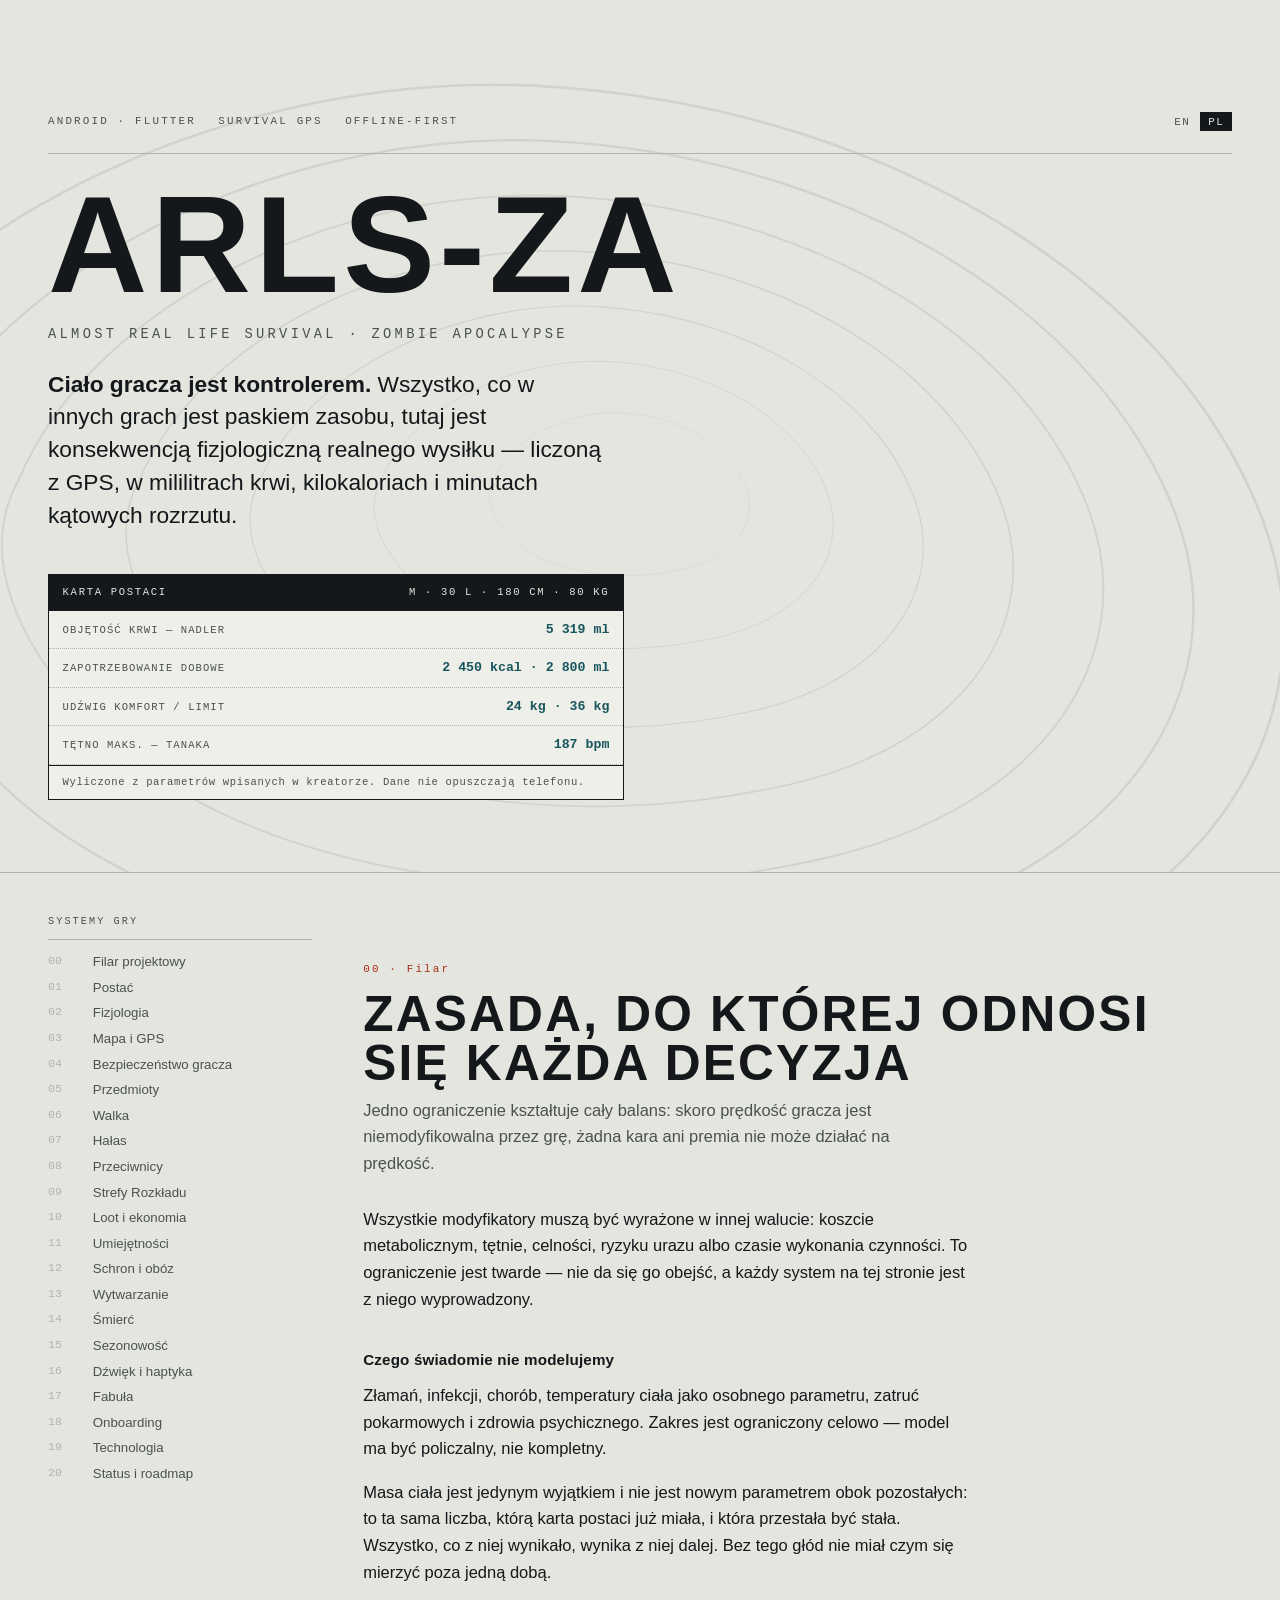
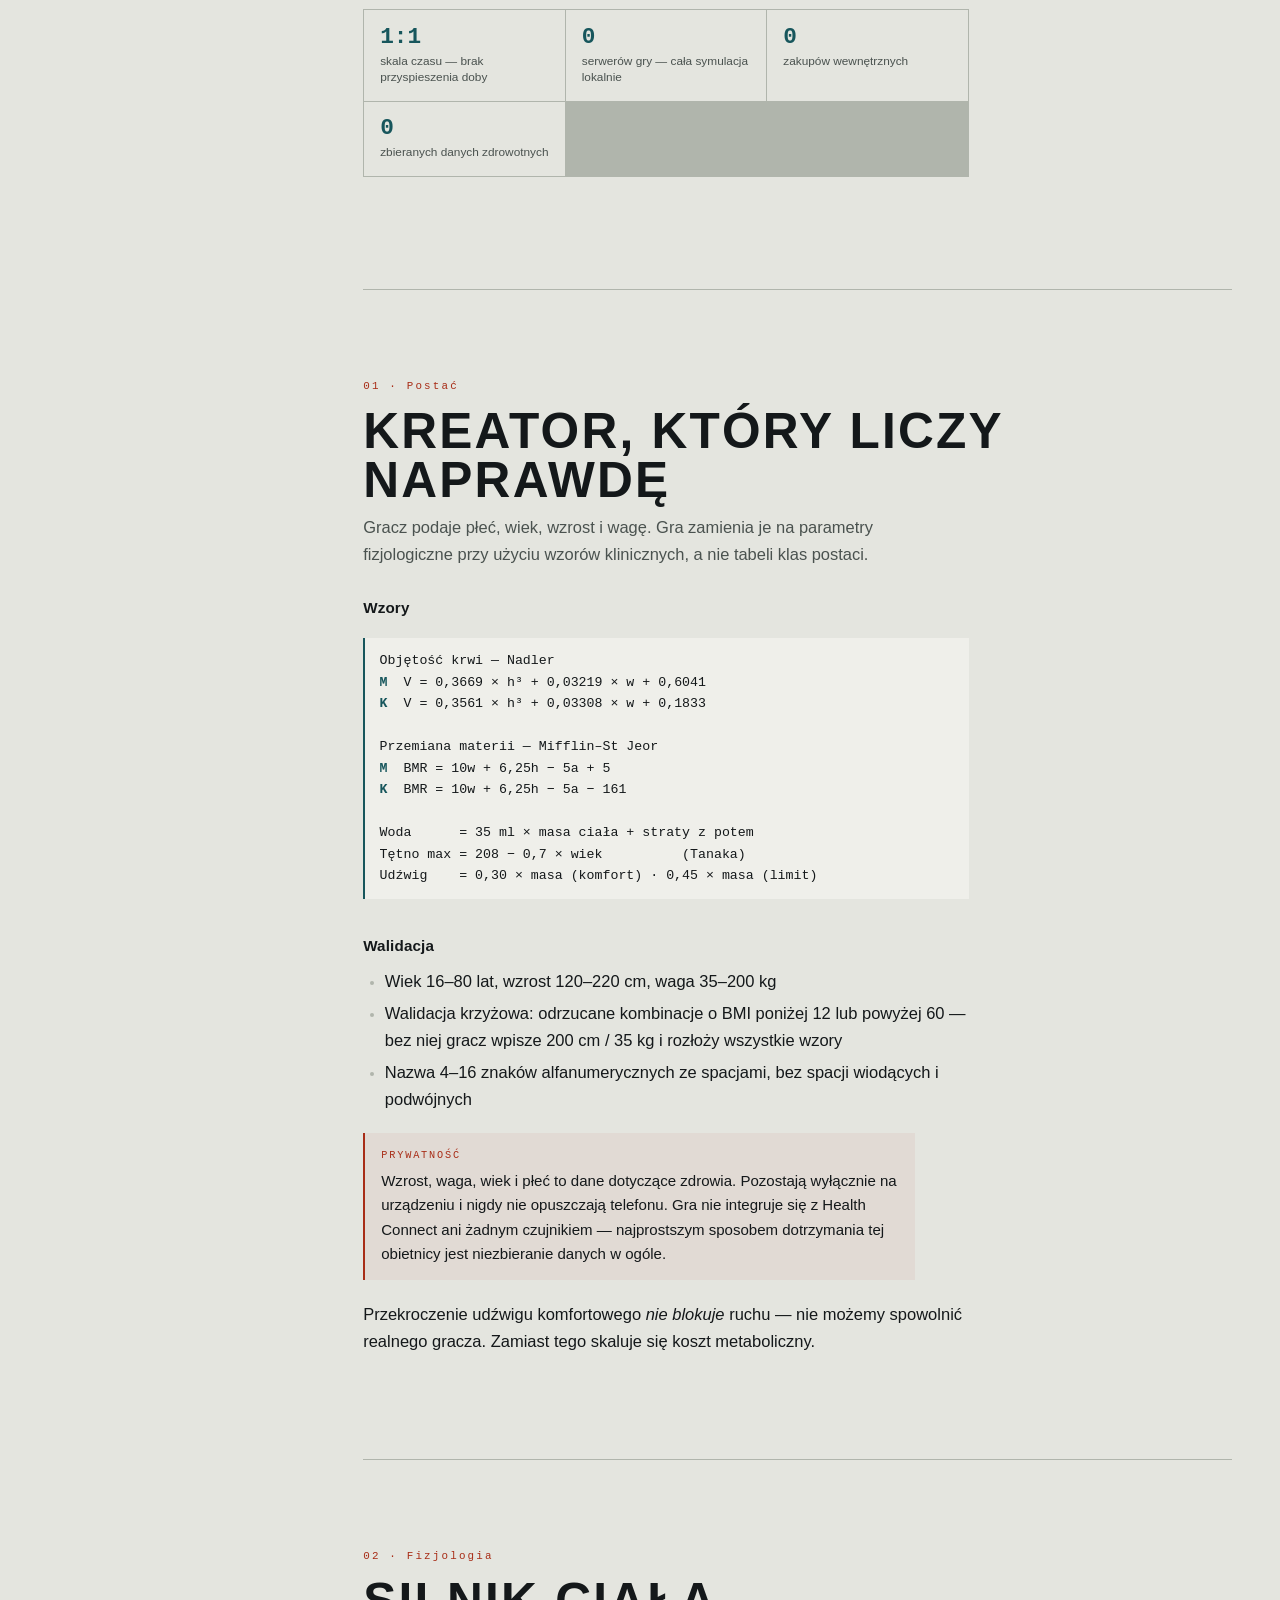
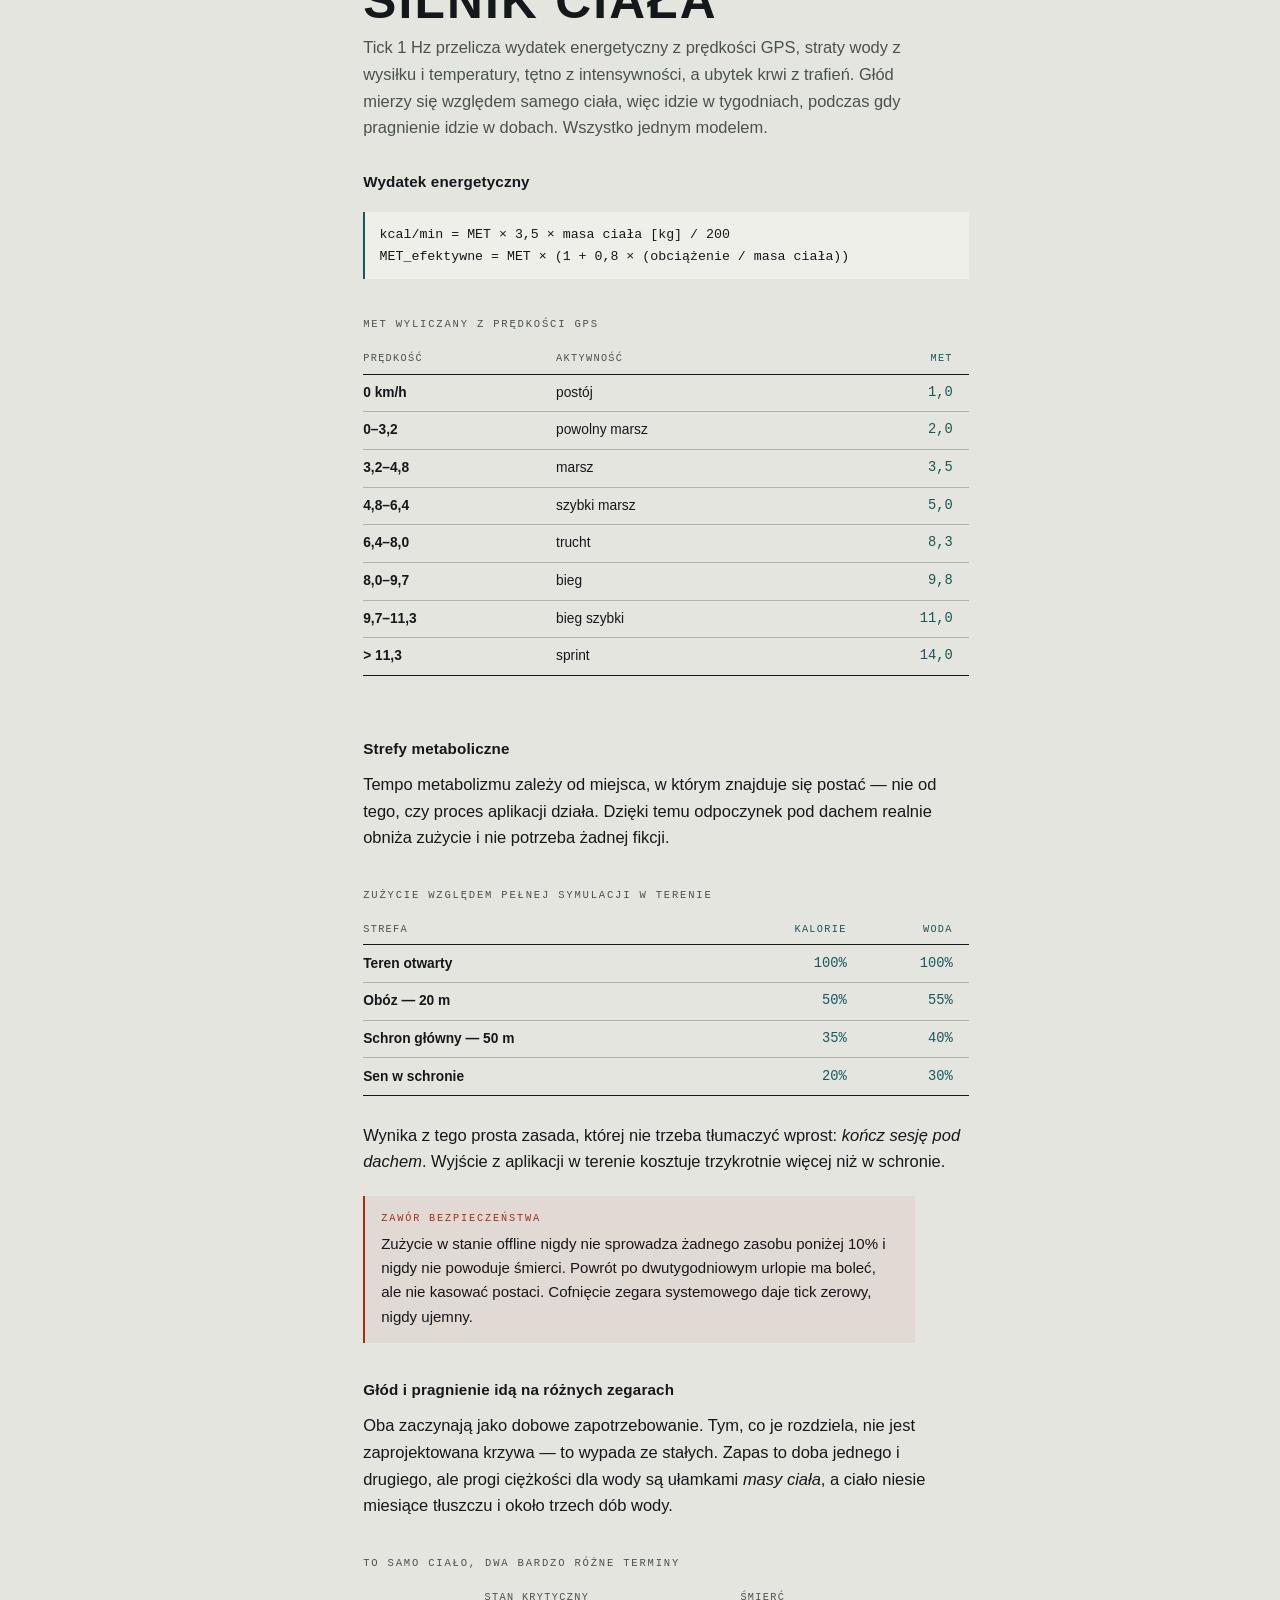
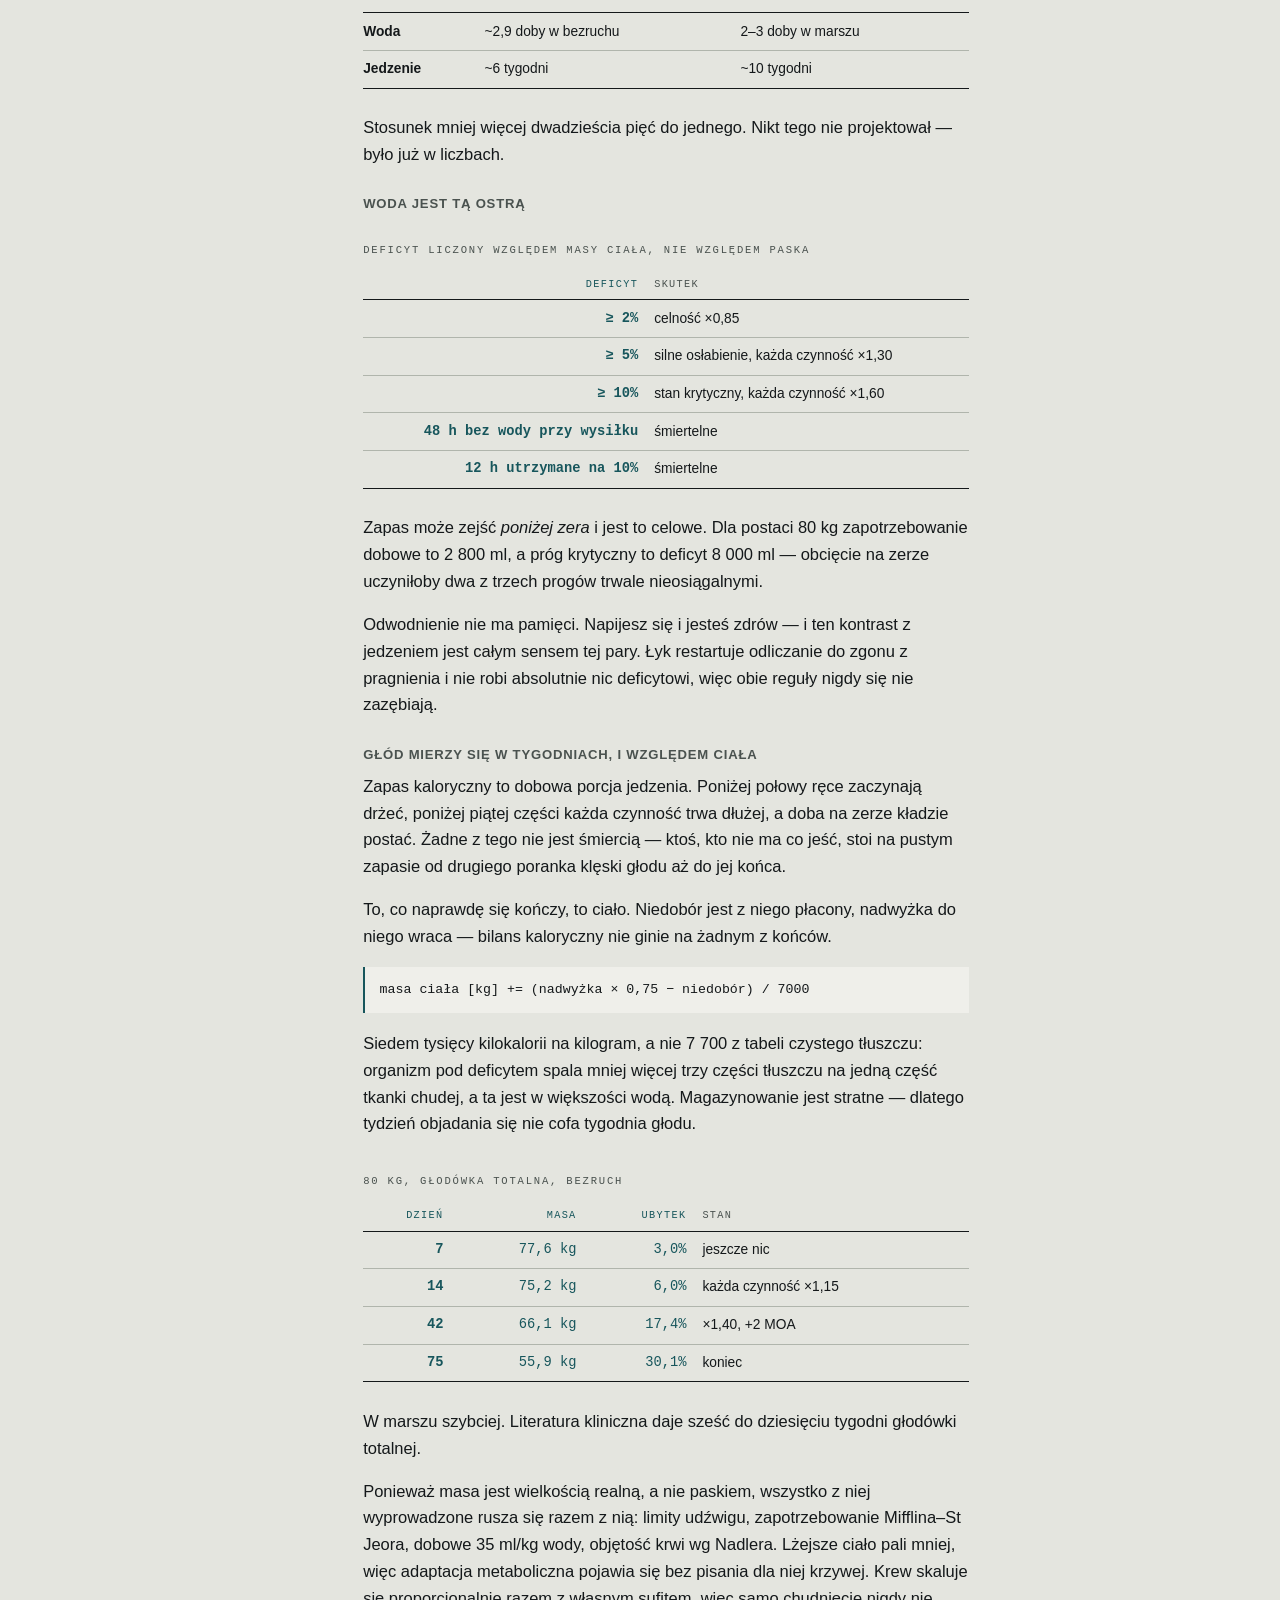
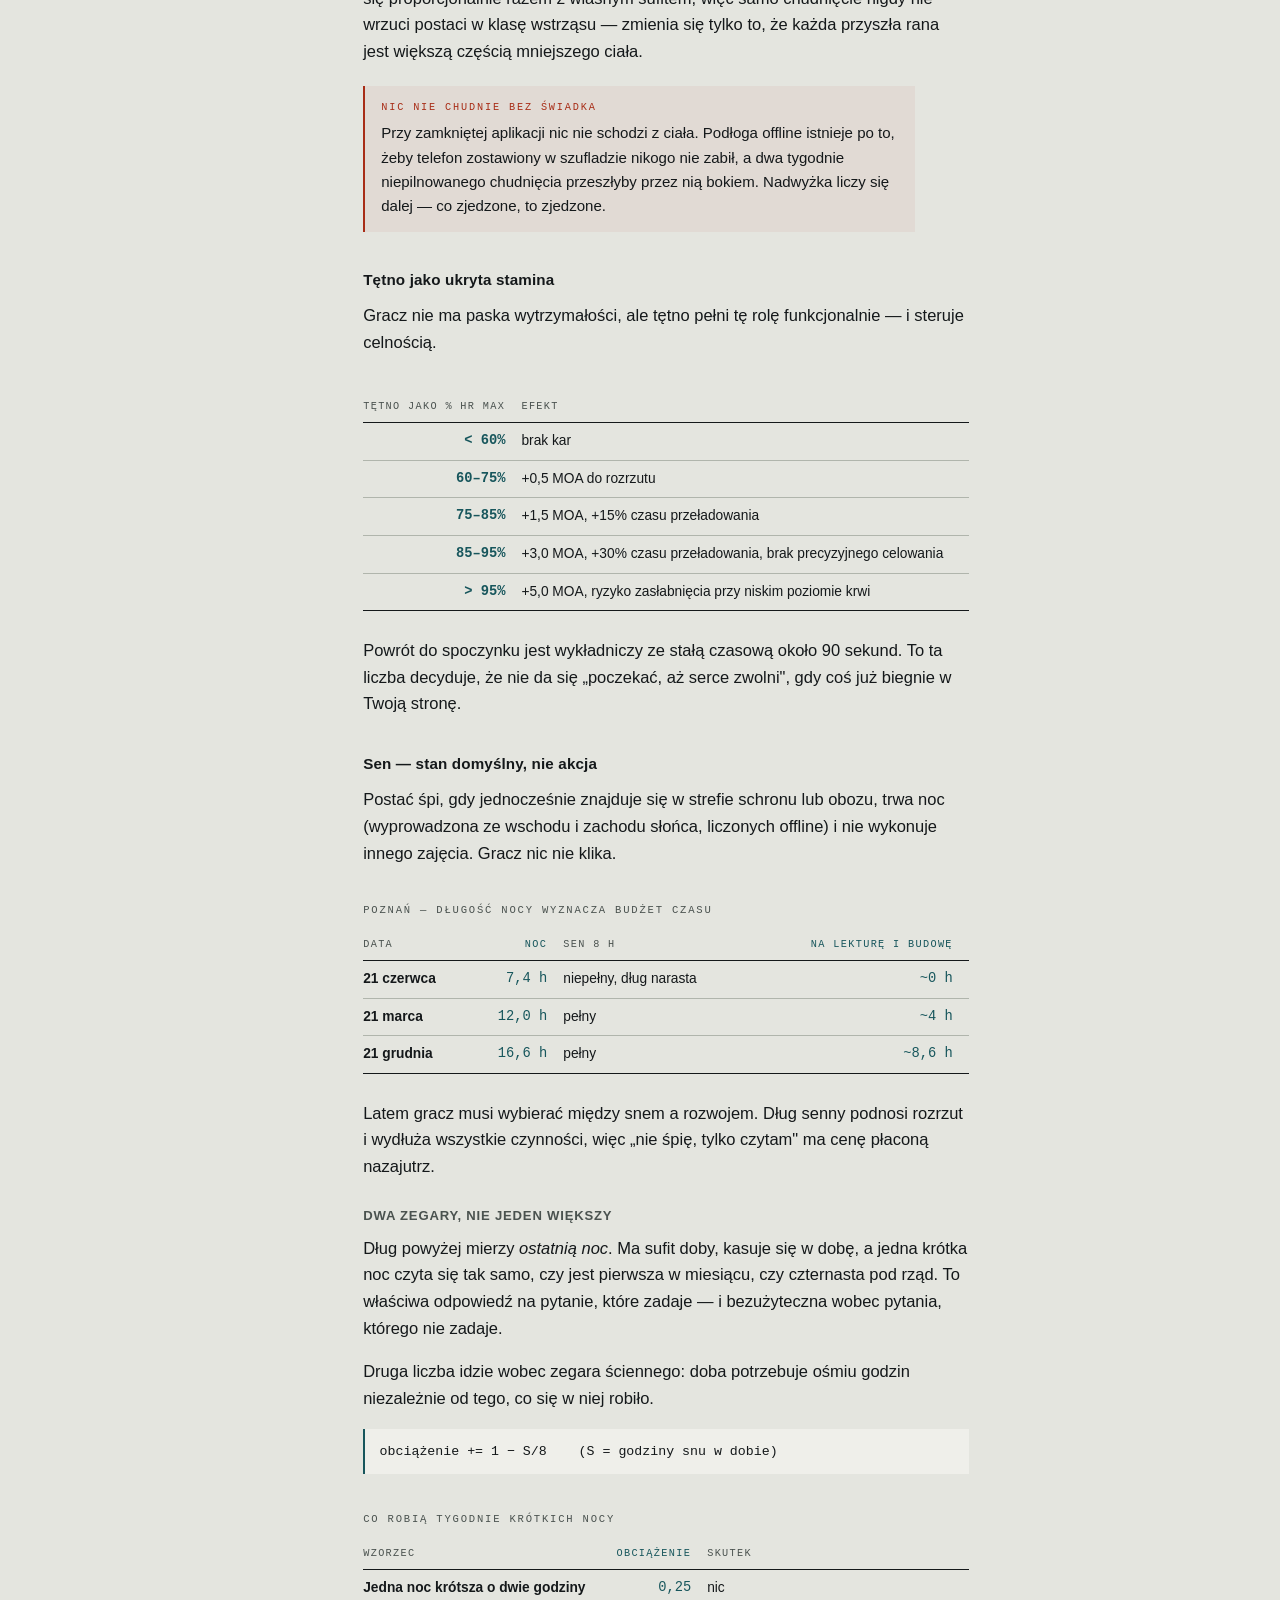
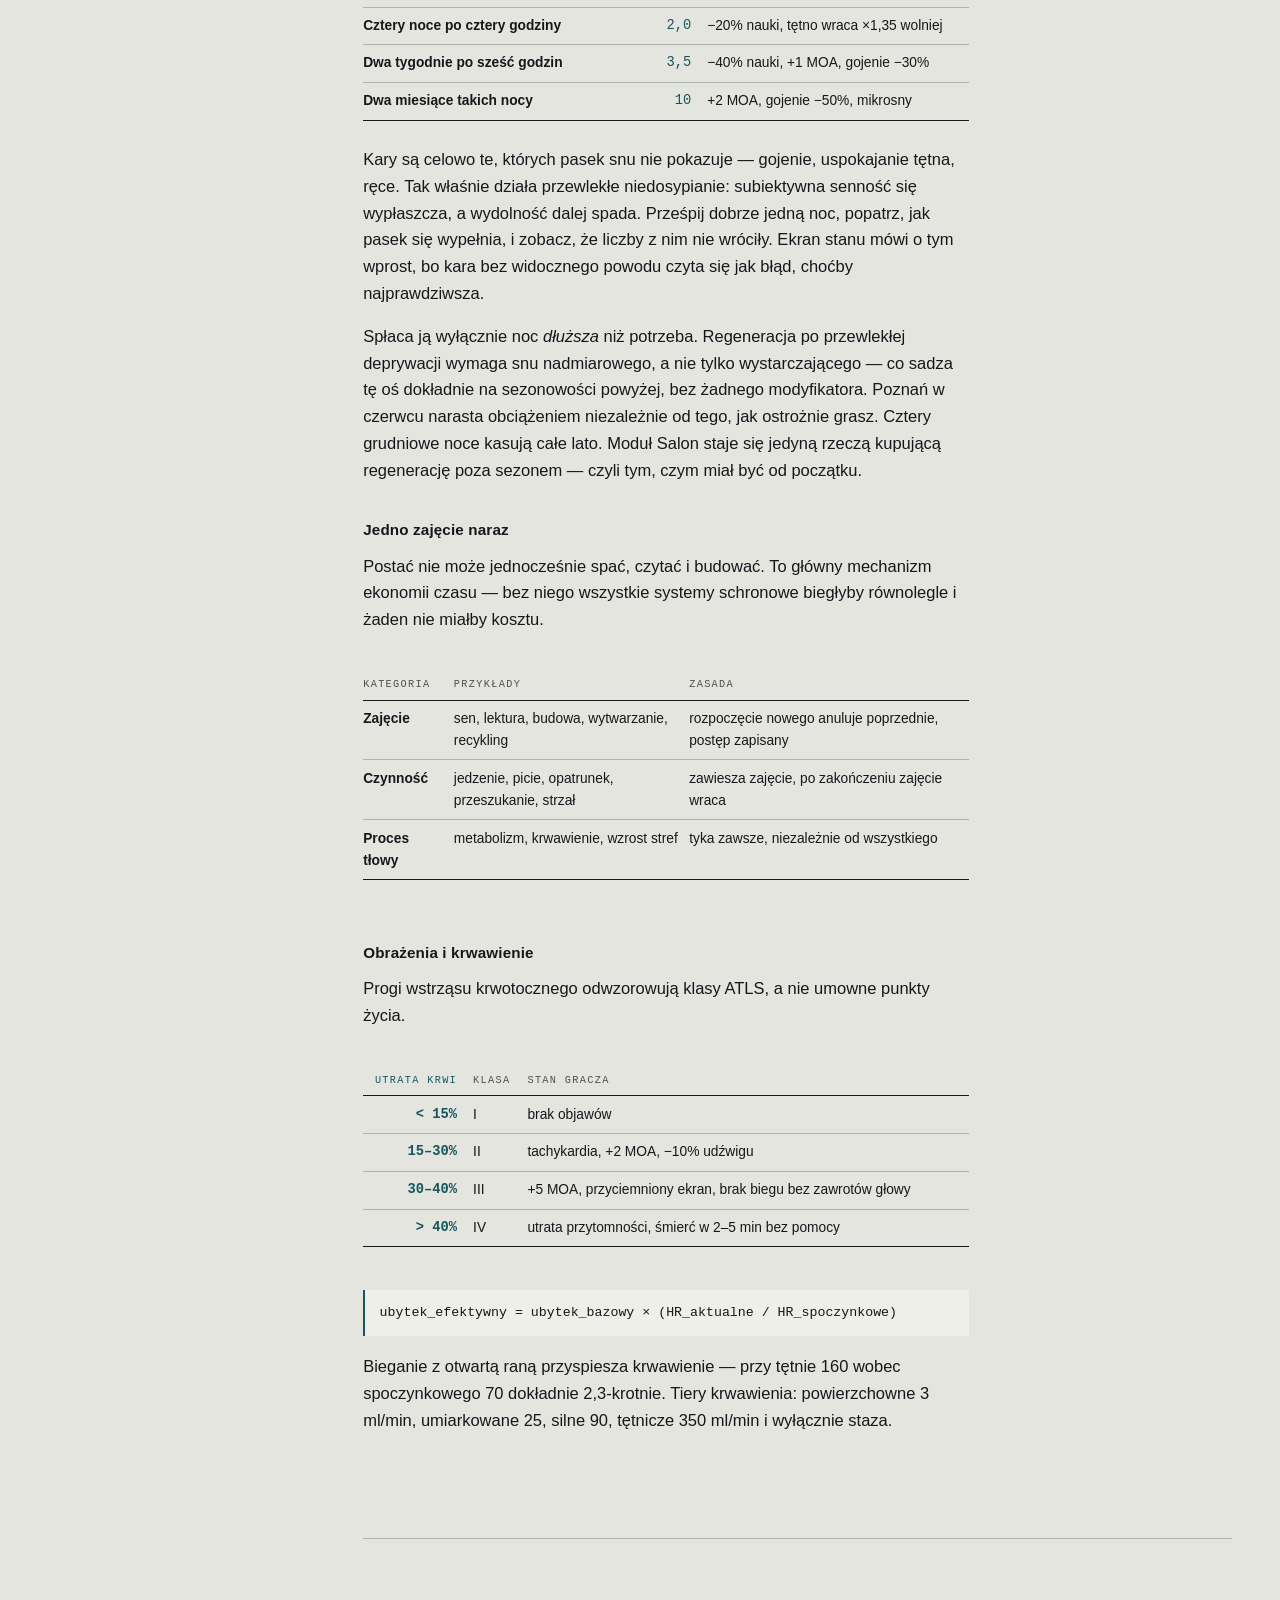
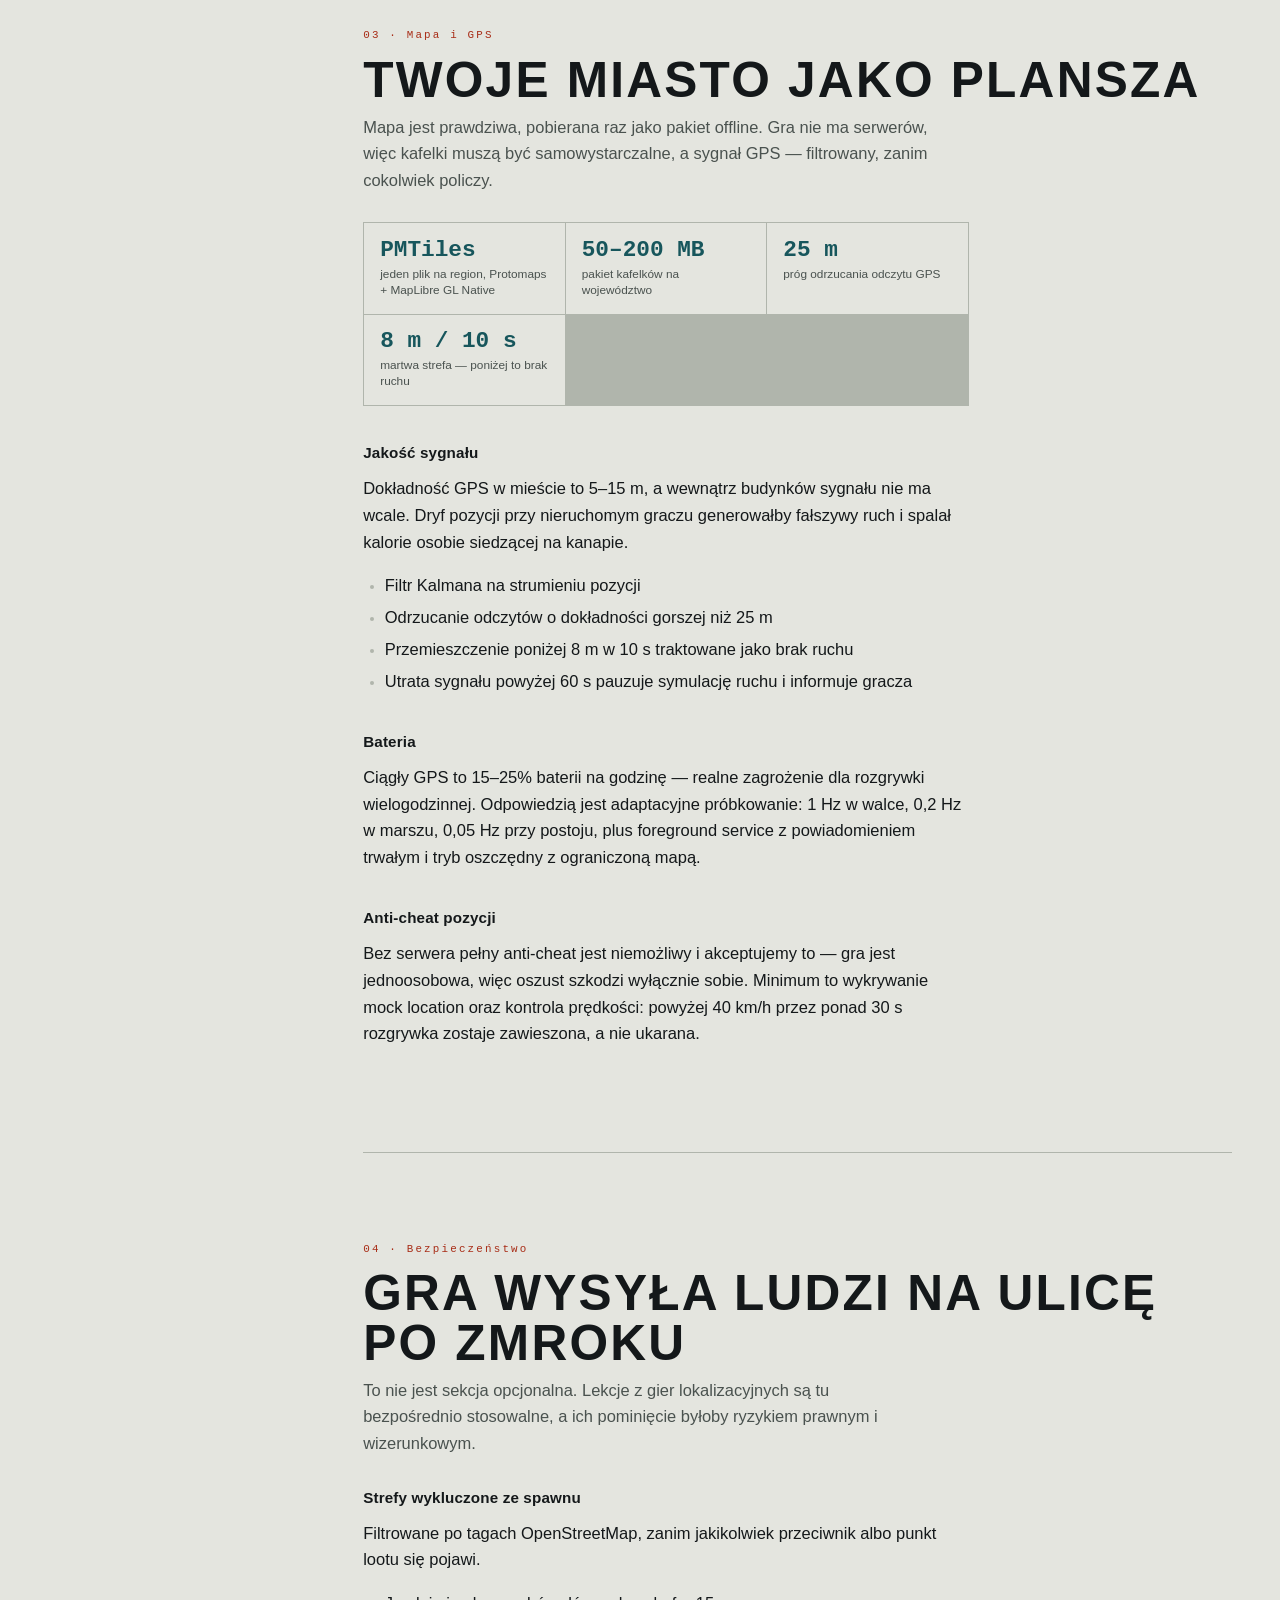
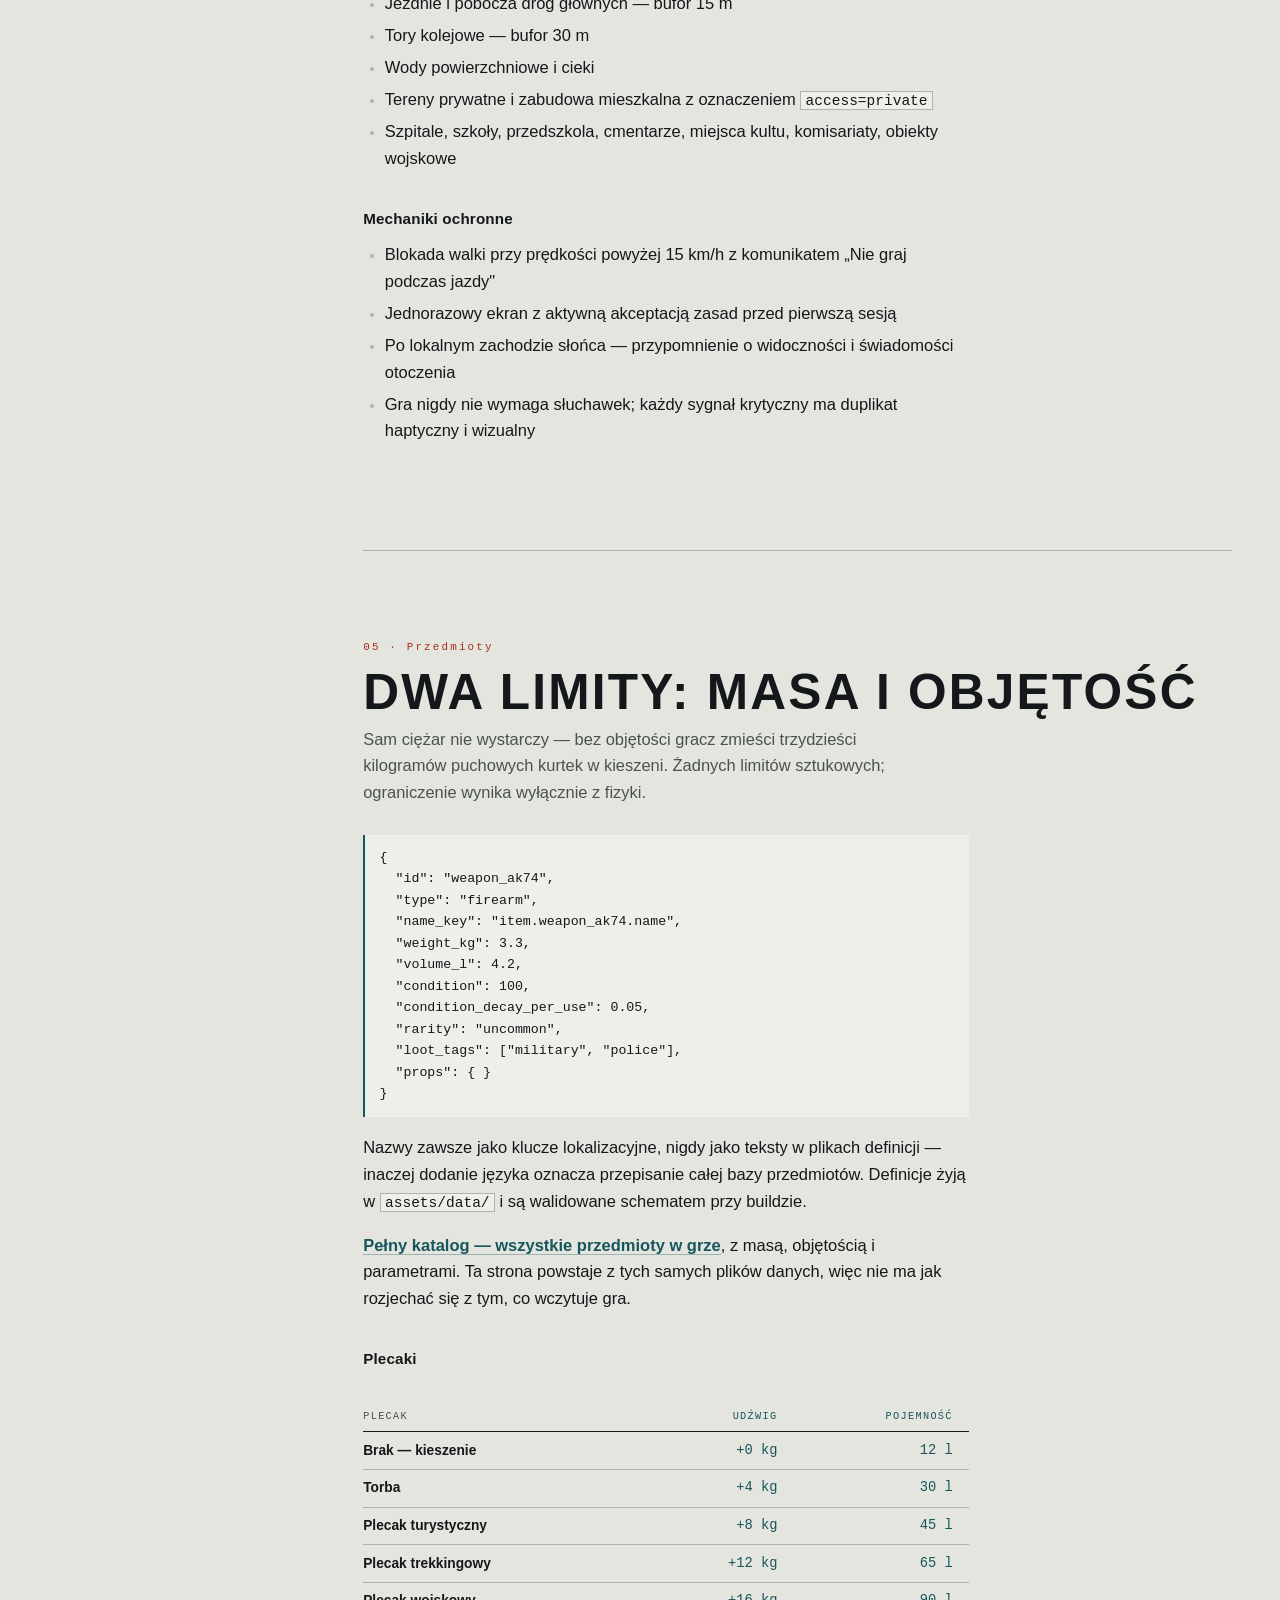
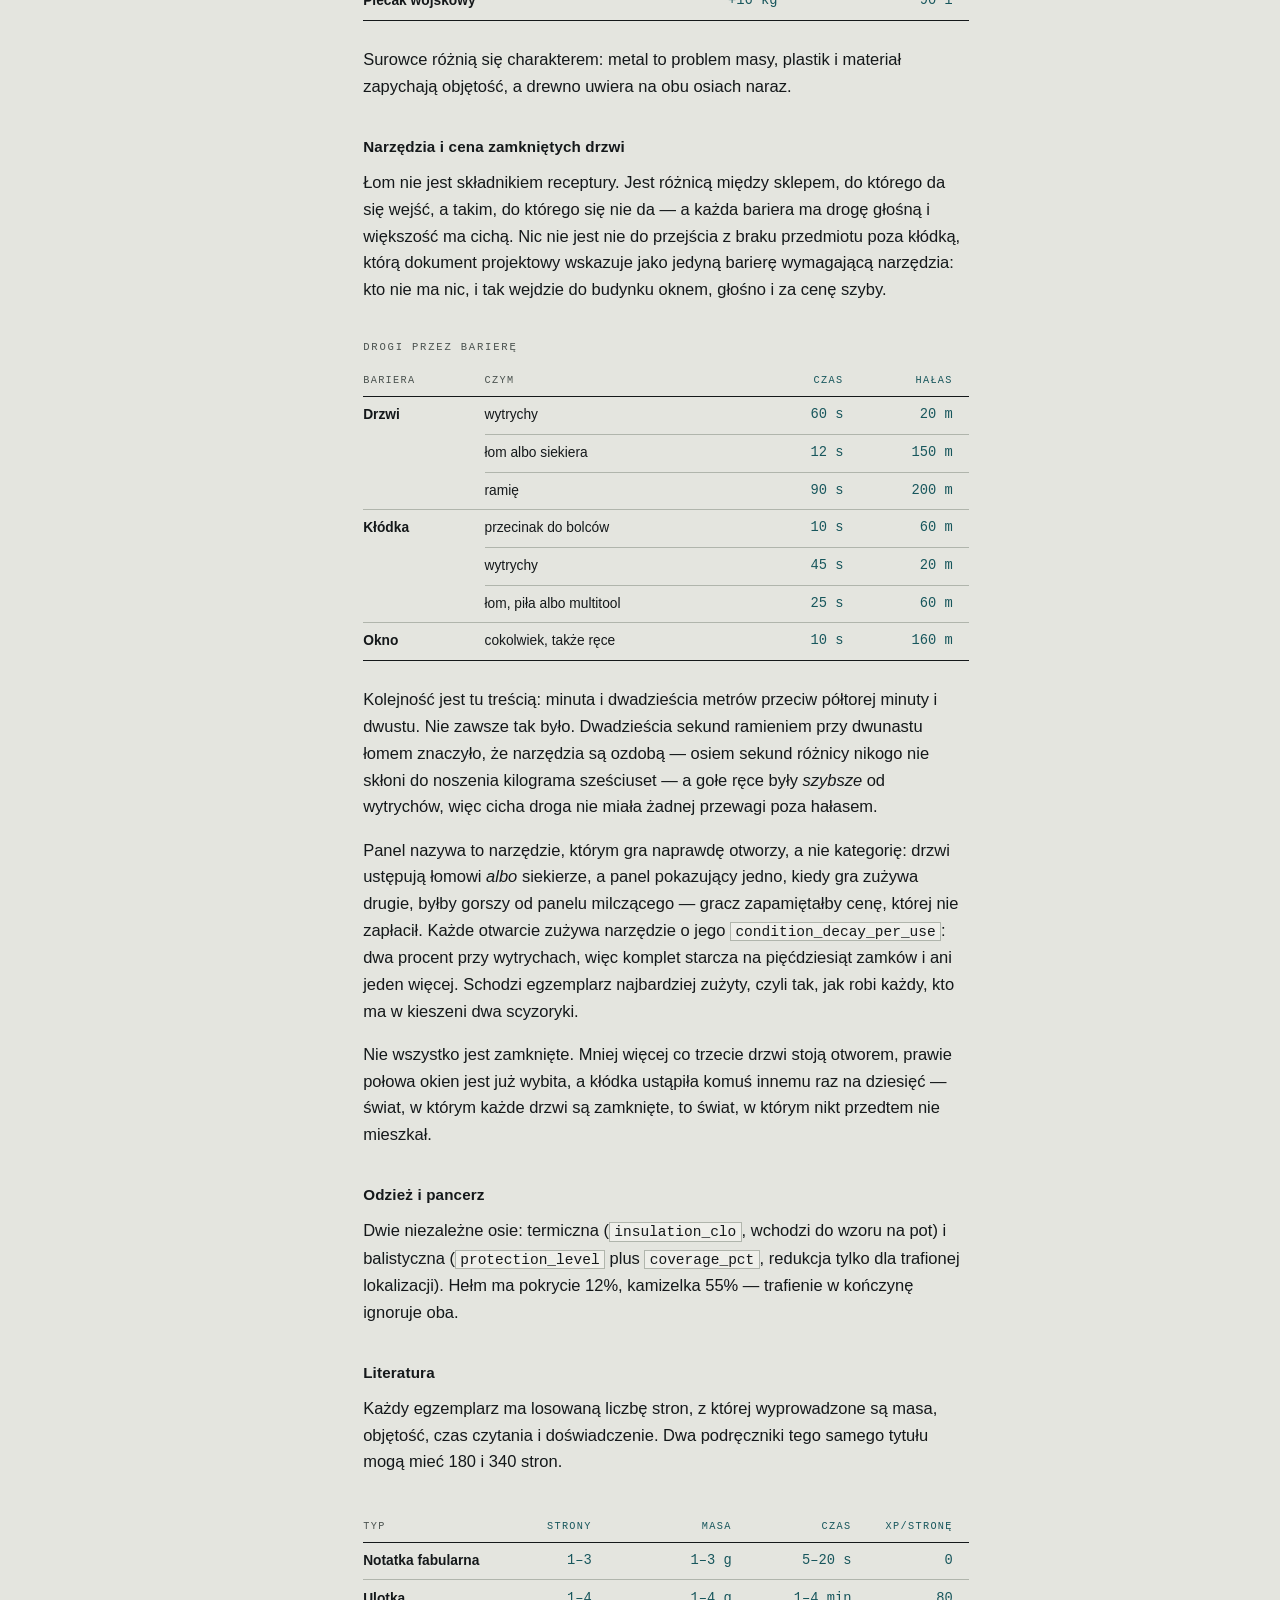
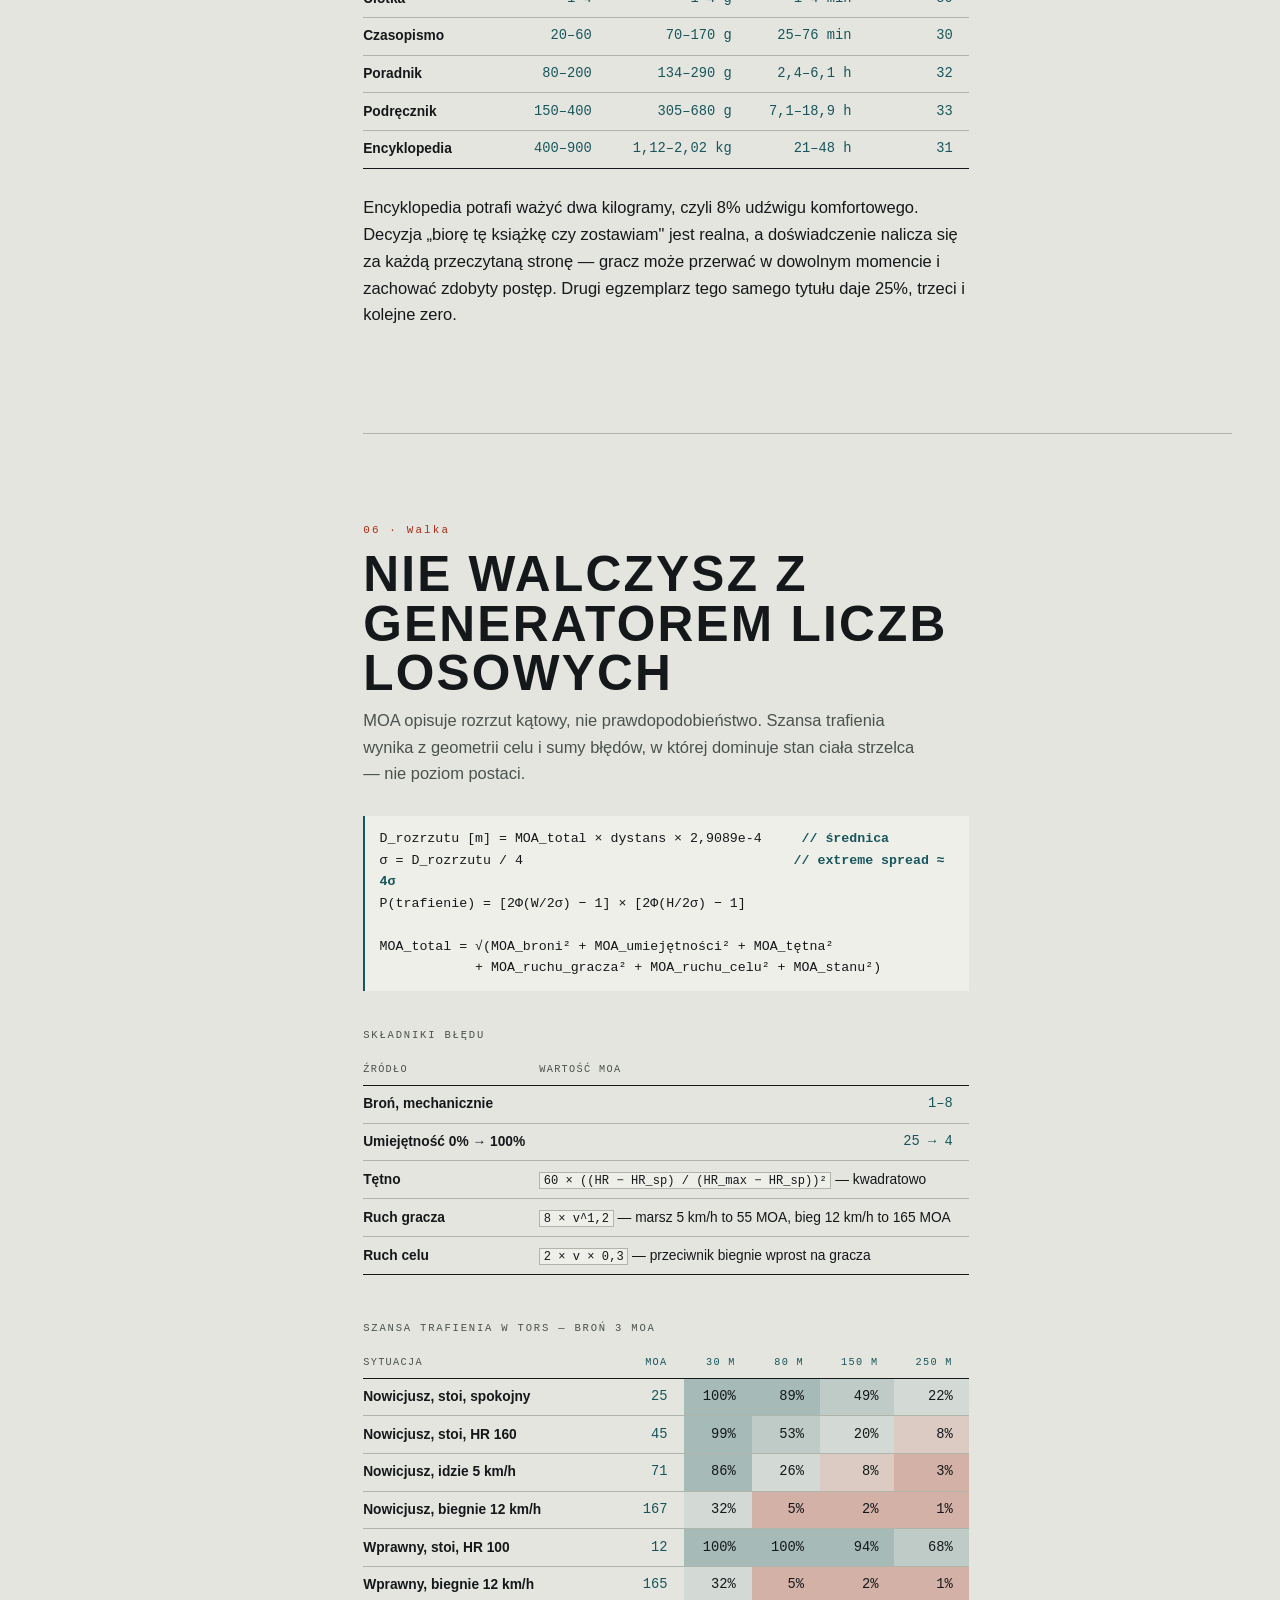
<file: pl/index.html>
<!doctype html>
<html lang="pl">
<head>
<meta charset="utf-8">
<meta name="viewport" content="width=device-width, initial-scale=1">
<title>ARLS-ZA — Almost Real Life Survival: Zombie Apocalypse</title>
<meta name="description" content="Hiper-realistyczny survival GPS na Androida. Ciało gracza jest kontrolerem: objętość krwi, wydatek kaloryczny, tętno i rozrzut broni liczone z realnego ruchu.">
<meta name="color-scheme" content="light">
<meta property="og:title" content="ARLS-ZA — Almost Real Life Survival">
<meta property="og:description" content="Survival GPS, w którym pasek zasobu zastąpiono fizjologią. Opis wszystkich systemów gry.">
<meta property="og:type" content="website">
<link rel="alternate" hreflang="en" href="../">
<link rel="alternate" hreflang="pl" href="./">
<link rel="alternate" hreflang="x-default" href="../">
<link rel="icon" href="data:image/svg+xml,%3Csvg xmlns='http://www.w3.org/2000/svg' viewBox='0 0 32 32'%3E%3Crect width='32' height='32' fill='%23E4E5DF'/%3E%3Ccircle cx='16' cy='16' r='4' fill='none' stroke='%23A82D17' stroke-width='1.5'/%3E%3Ccircle cx='16' cy='16' r='9' fill='none' stroke='%23A82D17' stroke-width='1.2' opacity='.6'/%3E%3Ccircle cx='16' cy='16' r='14' fill='none' stroke='%23A82D17' stroke-width='1' opacity='.35'/%3E%3C/svg%3E">
<link rel="stylesheet" href="../assets/site.css">
</head>
<body>
<a class="skip" href="#content">Przejdź do treści</a>

<header class="hero">
  <svg class="hero__contour" viewBox="0 0 900 500" aria-hidden="true" preserveAspectRatio="xMidYMid slice">
    <g fill="none" stroke="currentColor" stroke-width="1">
      <g id="c"><path d="M120 250c40-95 175-160 300-150 130 10 235 78 268 165 30 80-25 160-140 186-140 32-300 10-378-62-52-48-72-99-50-139z"/></g>
      <use href="#c" transform="translate(450 250) scale(.86) translate(-450 -250)"/>
      <use href="#c" transform="translate(450 250) scale(.72) translate(-450 -250)"/>
      <use href="#c" transform="translate(450 250) scale(.58) translate(-450 -250)"/>
      <use href="#c" transform="translate(450 250) scale(.44) translate(-450 -250)"/>
      <use href="#c" transform="translate(450 250) scale(.30) translate(-450 -250)"/>
      <use href="#c" transform="translate(450 250) scale(.17) translate(-450 -250)"/>
    </g>
  </svg>

  <div class="hero__inner">
    <div class="hero__meta eyebrow">
      <span>Android · Flutter</span>
      <span>Survival GPS</span>
      <span>Offline-first</span>
      <nav class="langs" aria-label="Język">
        <a href="../" data-lang-link hreflang="en">EN</a>
        <a href="./" aria-current="true" data-lang-link hreflang="pl">PL</a>
      </nav>
    </div>

    <h1>
      <span class="hero__title">ARLS&#8209;ZA</span>
      <span class="hero__sub">Almost Real Life Survival · Zombie Apocalypse</span>
    </h1>

    <p class="thesis">
      <strong>Ciało gracza jest kontrolerem.</strong> Wszystko, co w innych grach jest paskiem
      zasobu, tutaj jest konsekwencją fizjologiczną realnego wysiłku — liczoną z GPS,
      w mililitrach krwi, kilokaloriach i minutach kątowych rozrzutu.
    </p>

    <div class="card">
      <div class="card__hd"><span>Karta postaci</span><span>M · 30 l · 180 cm · 80 kg</span></div>
      <div class="card__row"><span class="card__k">Objętość krwi — Nadler</span><span class="card__v">5 319 ml</span></div>
      <div class="card__row"><span class="card__k">Zapotrzebowanie dobowe</span><span class="card__v">2 450 kcal · 2 800 ml</span></div>
      <div class="card__row"><span class="card__k">Udźwig komfort / limit</span><span class="card__v">24 kg · 36 kg</span></div>
      <div class="card__row"><span class="card__k">Tętno maks. — Tanaka</span><span class="card__v">187 bpm</span></div>
      <div class="card__ft">Wyliczone z parametrów wpisanych w kreatorze. Dane nie opuszczają telefonu.</div>
    </div>
  </div>
</header>

<div class="shell">
  <div class="layout">

    <nav class="rail" aria-label="Spis systemów">
      <p class="rail__t">Systemy gry</p>
      <ol id="rail-list">
        <li><a href="#pillar"><span>00</span><span>Filar projektowy</span></a></li>
        <li><a href="#character"><span>01</span><span>Postać</span></a></li>
        <li><a href="#physiology"><span>02</span><span>Fizjologia</span></a></li>
        <li><a href="#map"><span>03</span><span>Mapa i GPS</span></a></li>
        <li><a href="#safety"><span>04</span><span>Bezpieczeństwo gracza</span></a></li>
        <li><a href="#items"><span>05</span><span>Przedmioty</span></a></li>
        <li><a href="#combat"><span>06</span><span>Walka</span></a></li>
        <li><a href="#noise"><span>07</span><span>Hałas</span></a></li>
        <li><a href="#enemies"><span>08</span><span>Przeciwnicy</span></a></li>
        <li><a href="#hotspots"><span>09</span><span>Strefy Rozkładu</span></a></li>
        <li><a href="#loot"><span>10</span><span>Loot i ekonomia</span></a></li>
        <li><a href="#skills"><span>11</span><span>Umiejętności</span></a></li>
        <li><a href="#shelter"><span>12</span><span>Schron i obóz</span></a></li>
        <li><a href="#crafting"><span>13</span><span>Wytwarzanie</span></a></li>
        <li><a href="#death"><span>14</span><span>Śmierć</span></a></li>
        <li><a href="#seasons"><span>15</span><span>Sezonowość</span></a></li>
        <li><a href="#audio"><span>16</span><span>Dźwięk i haptyka</span></a></li>
        <li><a href="#story"><span>17</span><span>Fabuła</span></a></li>
        <li><a href="#onboarding"><span>18</span><span>Onboarding</span></a></li>
        <li><a href="#tech"><span>19</span><span>Technologia</span></a></li>
        <li><a href="#status"><span>20</span><span>Status i roadmap</span></a></li>
      </ol>
    </nav>

    <main id="content">

      <div class="jump">
        <label class="eyebrow" for="jump-sel">Skocz do systemu</label>
        <select id="jump-sel" aria-label="Skocz do systemu">
          <option value="#pillar">00 — Filar projektowy</option>
          <option value="#character">01 — Postać</option>
          <option value="#physiology">02 — Fizjologia</option>
          <option value="#map">03 — Mapa i GPS</option>
          <option value="#safety">04 — Bezpieczeństwo gracza</option>
          <option value="#items">05 — Przedmioty</option>
          <option value="#combat">06 — Walka</option>
          <option value="#noise">07 — Hałas</option>
          <option value="#enemies">08 — Przeciwnicy</option>
          <option value="#hotspots">09 — Strefy Rozkładu</option>
          <option value="#loot">10 — Loot i ekonomia</option>
          <option value="#skills">11 — Umiejętności</option>
          <option value="#shelter">12 — Schron i obóz</option>
          <option value="#crafting">13 — Wytwarzanie</option>
          <option value="#death">14 — Śmierć</option>
          <option value="#seasons">15 — Sezonowość</option>
          <option value="#audio">16 — Dźwięk i haptyka</option>
          <option value="#story">17 — Fabuła</option>
          <option value="#onboarding">18 — Onboarding</option>
          <option value="#tech">19 — Technologia</option>
          <option value="#status">20 — Status i roadmap</option>
        </select>
      </div>

      <section class="sec" id="pillar">
        <div class="sec__hd">
          <span class="sec__no">00 · Filar</span>
          <h2>Zasada, do której odnosi się każda decyzja</h2>
          <p class="sec__lede">Jedno ograniczenie kształtuje cały balans: skoro prędkość gracza jest niemodyfikowalna przez grę, żadna kara ani premia nie może działać na prędkość.</p>
        </div>
        <div class="prose">
          <p>Wszystkie modyfikatory muszą być wyrażone w innej walucie: koszcie metabolicznym, tętnie, celności, ryzyku urazu albo czasie wykonania czynności. To ograniczenie jest twarde — nie da się go obejść, a każdy system na tej stronie jest z niego wyprowadzony.</p>
          <h3>Czego świadomie nie modelujemy</h3>
          <p>Złamań, infekcji, chorób, temperatury ciała jako osobnego parametru, zatruć pokarmowych i zdrowia psychicznego. Zakres jest ograniczony celowo — model ma być policzalny, nie kompletny.</p>
          <p>Masa ciała jest jedynym wyjątkiem i nie jest nowym parametrem obok pozostałych: to ta sama liczba, którą karta postaci już miała, i która przestała być stała. Wszystko, co z niej wynikało, wynika z niej dalej. Bez tego głód nie miał czym się mierzyć poza jedną dobą.</p>
          <div class="stats">
            <div class="stat"><b>1:1</b><span>skala czasu — brak przyspieszenia doby</span></div>
            <div class="stat"><b>0</b><span>serwerów gry — cała symulacja lokalnie</span></div>
            <div class="stat"><b>0</b><span>zakupów wewnętrznych</span></div>
            <div class="stat"><b>0</b><span>zbieranych danych zdrowotnych</span></div>
          </div>
        </div>
      </section>

      <section class="sec" id="character">
        <div class="sec__hd">
          <span class="sec__no">01 · Postać</span>
          <h2>Kreator, który liczy naprawdę</h2>
          <p class="sec__lede">Gracz podaje płeć, wiek, wzrost i wagę. Gra zamienia je na parametry fizjologiczne przy użyciu wzorów klinicznych, a nie tabeli klas postaci.</p>
        </div>
        <div class="prose">
          <h3>Wzory</h3>
          <div class="f">Objętość krwi — Nadler
<b>M</b>  V = 0,3669 × h³ + 0,03219 × w + 0,6041
<b>K</b>  V = 0,3561 × h³ + 0,03308 × w + 0,1833

Przemiana materii — Mifflin–St Jeor
<b>M</b>  BMR = 10w + 6,25h − 5a + 5
<b>K</b>  BMR = 10w + 6,25h − 5a − 161

Woda      = 35 ml × masa ciała + straty z potem
Tętno max = 208 − 0,7 × wiek          (Tanaka)
Udźwig    = 0,30 × masa (komfort) · 0,45 × masa (limit)</div>

          <h3>Walidacja</h3>
          <ul>
            <li>Wiek 16–80 lat, wzrost 120–220 cm, waga 35–200 kg</li>
            <li>Walidacja krzyżowa: odrzucane kombinacje o BMI poniżej 12 lub powyżej 60 — bez niej gracz wpisze 200 cm / 35 kg i rozłoży wszystkie wzory</li>
            <li>Nazwa 4–16 znaków alfanumerycznych ze spacjami, bez spacji wiodących i podwójnych</li>
          </ul>

          <div class="warn">
            <span class="warn__t">Prywatność</span>
            <p>Wzrost, waga, wiek i płeć to dane dotyczące zdrowia. Pozostają wyłącznie na urządzeniu i nigdy nie opuszczają telefonu. Gra nie integruje się z Health Connect ani żadnym czujnikiem — najprostszym sposobem dotrzymania tej obietnicy jest niezbieranie danych w ogóle.</p>
          </div>

          <p>Przekroczenie udźwigu komfortowego <em>nie blokuje</em> ruchu — nie możemy spowolnić realnego gracza. Zamiast tego skaluje się koszt metaboliczny.</p>
        </div>
      </section>

      <section class="sec" id="physiology">
        <div class="sec__hd">
          <span class="sec__no">02 · Fizjologia</span>
          <h2>Silnik ciała</h2>
          <p class="sec__lede">Tick 1 Hz przelicza wydatek energetyczny z prędkości GPS, straty wody z wysiłku i temperatury, tętno z intensywności, a ubytek krwi z trafień. Głód mierzy się względem samego ciała, więc idzie w tygodniach, podczas gdy pragnienie idzie w dobach. Wszystko jednym modelem.</p>
        </div>
        <div class="prose">
          <h3>Wydatek energetyczny</h3>
          <div class="f">kcal/min = MET × 3,5 × masa ciała [kg] / 200
MET_efektywne = MET × (1 + 0,8 × (obciążenie / masa ciała))</div>

          <div class="scroller">
            <table class="tbl">
              <caption>MET wyliczany z prędkości GPS</caption>
              <thead><tr><th scope="col">Prędkość</th><th scope="col">Aktywność</th><th scope="col" class="n">MET</th></tr></thead>
              <tbody>
                <tr><th scope="row">0 km/h</th><td>postój</td><td class="n">1,0</td></tr>
                <tr><th scope="row">0–3,2</th><td>powolny marsz</td><td class="n">2,0</td></tr>
                <tr><th scope="row">3,2–4,8</th><td>marsz</td><td class="n">3,5</td></tr>
                <tr><th scope="row">4,8–6,4</th><td>szybki marsz</td><td class="n">5,0</td></tr>
                <tr><th scope="row">6,4–8,0</th><td>trucht</td><td class="n">8,3</td></tr>
                <tr><th scope="row">8,0–9,7</th><td>bieg</td><td class="n">9,8</td></tr>
                <tr><th scope="row">9,7–11,3</th><td>bieg szybki</td><td class="n">11,0</td></tr>
                <tr><th scope="row">&gt; 11,3</th><td>sprint</td><td class="n">14,0</td></tr>
              </tbody>
            </table>
          </div>

          <h3>Strefy metaboliczne</h3>
          <p>Tempo metabolizmu zależy od miejsca, w którym znajduje się postać — nie od tego, czy proces aplikacji działa. Dzięki temu odpoczynek pod dachem realnie obniża zużycie i nie potrzeba żadnej fikcji.</p>
          <div class="scroller">
            <table class="tbl">
              <caption>Zużycie względem pełnej symulacji w terenie</caption>
              <thead><tr><th scope="col">Strefa</th><th scope="col" class="n">Kalorie</th><th scope="col" class="n">Woda</th></tr></thead>
              <tbody>
                <tr><th scope="row">Teren otwarty</th><td class="n">100%</td><td class="n">100%</td></tr>
                <tr><th scope="row">Obóz — 20 m</th><td class="n">50%</td><td class="n">55%</td></tr>
                <tr><th scope="row">Schron główny — 50 m</th><td class="n">35%</td><td class="n">40%</td></tr>
                <tr><th scope="row">Sen w schronie</th><td class="n">20%</td><td class="n">30%</td></tr>
              </tbody>
            </table>
          </div>
          <p>Wynika z tego prosta zasada, której nie trzeba tłumaczyć wprost: <em>kończ sesję pod dachem</em>. Wyjście z aplikacji w terenie kosztuje trzykrotnie więcej niż w schronie.</p>

          <div class="warn">
            <span class="warn__t">Zawór bezpieczeństwa</span>
            <p>Zużycie w stanie offline nigdy nie sprowadza żadnego zasobu poniżej 10% i nigdy nie powoduje śmierci. Powrót po dwutygodniowym urlopie ma boleć, ale nie kasować postaci. Cofnięcie zegara systemowego daje tick zerowy, nigdy ujemny.</p>
          </div>

          <h3>Głód i pragnienie idą na różnych zegarach</h3>
          <p>Oba zaczynają jako dobowe zapotrzebowanie. Tym, co je rozdziela, nie jest zaprojektowana krzywa — to wypada ze stałych. Zapas to doba jednego i drugiego, ale progi ciężkości dla wody są ułamkami <em>masy ciała</em>, a ciało niesie miesiące tłuszczu i około trzech dób wody.</p>

          <div class="scroller">
            <table class="tbl">
              <caption>To samo ciało, dwa bardzo różne terminy</caption>
              <thead><tr><th scope="col"></th><th scope="col">Stan krytyczny</th><th scope="col">Śmierć</th></tr></thead>
              <tbody>
                <tr><th scope="row">Woda</th><td>~2,9 doby w bezruchu</td><td>2–3 doby w marszu</td></tr>
                <tr><th scope="row">Jedzenie</th><td>~6 tygodni</td><td>~10 tygodni</td></tr>
              </tbody>
            </table>
          </div>
          <p>Stosunek mniej więcej dwadzieścia pięć do jednego. Nikt tego nie projektował — było już w liczbach.</p>

          <h4>Woda jest tą ostrą</h4>
          <div class="scroller">
            <table class="tbl">
              <caption>Deficyt liczony względem masy ciała, nie względem paska</caption>
              <thead><tr><th scope="col" class="n">Deficyt</th><th scope="col">Skutek</th></tr></thead>
              <tbody>
                <tr><th scope="row" class="n">≥ 2%</th><td>celność ×0,85</td></tr>
                <tr><th scope="row" class="n">≥ 5%</th><td>silne osłabienie, każda czynność ×1,30</td></tr>
                <tr><th scope="row" class="n">≥ 10%</th><td>stan krytyczny, każda czynność ×1,60</td></tr>
                <tr><th scope="row" class="n">48 h bez wody przy wysiłku</th><td>śmiertelne</td></tr>
                <tr><th scope="row" class="n">12 h utrzymane na 10%</th><td>śmiertelne</td></tr>
              </tbody>
            </table>
          </div>
          <p>Zapas może zejść <em>poniżej zera</em> i jest to celowe. Dla postaci 80 kg zapotrzebowanie dobowe to 2 800 ml, a próg krytyczny to deficyt 8 000 ml — obcięcie na zerze uczyniłoby dwa z trzech progów trwale nieosiągalnymi.</p>
          <p>Odwodnienie nie ma pamięci. Napijesz się i jesteś zdrów — i ten kontrast z jedzeniem jest całym sensem tej pary. Łyk restartuje odliczanie do zgonu z pragnienia i nie robi absolutnie nic deficytowi, więc obie reguły nigdy się nie zazębiają.</p>

          <h4>Głód mierzy się w tygodniach, i względem ciała</h4>
          <p>Zapas kaloryczny to dobowa porcja jedzenia. Poniżej połowy ręce zaczynają drżeć, poniżej piątej części każda czynność trwa dłużej, a doba na zerze kładzie postać. Żadne z tego nie jest śmiercią — ktoś, kto nie ma co jeść, stoi na pustym zapasie od drugiego poranka klęski głodu aż do jej końca.</p>
          <p>To, co naprawdę się kończy, to ciało. Niedobór jest z niego płacony, nadwyżka do niego wraca — bilans kaloryczny nie ginie na żadnym z końców.</p>
          <div class="f">masa ciała [kg] += (nadwyżka × 0,75 − niedobór) / 7000</div>
          <p>Siedem tysięcy kilokalorii na kilogram, a nie 7 700 z tabeli czystego tłuszczu: organizm pod deficytem spala mniej więcej trzy części tłuszczu na jedną część tkanki chudej, a ta jest w większości wodą. Magazynowanie jest stratne — dlatego tydzień objadania się nie cofa tygodnia głodu.</p>

          <div class="scroller">
            <table class="tbl">
              <caption>80 kg, głodówka totalna, bezruch</caption>
              <thead><tr><th scope="col" class="n">Dzień</th><th scope="col" class="n">Masa</th><th scope="col" class="n">Ubytek</th><th scope="col">Stan</th></tr></thead>
              <tbody>
                <tr><th scope="row" class="n">7</th><td class="n">77,6 kg</td><td class="n">3,0%</td><td>jeszcze nic</td></tr>
                <tr><th scope="row" class="n">14</th><td class="n">75,2 kg</td><td class="n">6,0%</td><td>każda czynność ×1,15</td></tr>
                <tr><th scope="row" class="n">42</th><td class="n">66,1 kg</td><td class="n">17,4%</td><td>×1,40, +2 MOA</td></tr>
                <tr><th scope="row" class="n">75</th><td class="n">55,9 kg</td><td class="n">30,1%</td><td>koniec</td></tr>
              </tbody>
            </table>
          </div>
          <p>W marszu szybciej. Literatura kliniczna daje sześć do dziesięciu tygodni głodówki totalnej.</p>
          <p>Ponieważ masa jest wielkością realną, a nie paskiem, wszystko z niej wyprowadzone rusza się razem z nią: limity udźwigu, zapotrzebowanie Mifflina–St Jeora, dobowe 35 ml/kg wody, objętość krwi wg Nadlera. Lżejsze ciało pali mniej, więc adaptacja metaboliczna pojawia się bez pisania dla niej krzywej. Krew skaluje się proporcjonalnie razem z własnym sufitem, więc samo chudnięcie nigdy nie wrzuci postaci w klasę wstrząsu — zmienia się tylko to, że każda przyszła rana jest większą częścią mniejszego ciała.</p>

          <div class="warn">
            <span class="warn__t">Nic nie chudnie bez świadka</span>
            <p>Przy zamkniętej aplikacji nic nie schodzi z ciała. Podłoga offline istnieje po to, żeby telefon zostawiony w szufladzie nikogo nie zabił, a dwa tygodnie niepilnowanego chudnięcia przeszłyby przez nią bokiem. Nadwyżka liczy się dalej — co zjedzone, to zjedzone.</p>
          </div>

          <h3>Tętno jako ukryta stamina</h3>
          <p>Gracz nie ma paska wytrzymałości, ale tętno pełni tę rolę funkcjonalnie — i steruje celnością.</p>
          <div class="scroller">
            <table class="tbl">
              <thead><tr><th scope="col">Tętno jako % HR max</th><th scope="col">Efekt</th></tr></thead>
              <tbody>
                <tr><th scope="row" class="n">&lt; 60%</th><td>brak kar</td></tr>
                <tr><th scope="row" class="n">60–75%</th><td>+0,5 MOA do rozrzutu</td></tr>
                <tr><th scope="row" class="n">75–85%</th><td>+1,5 MOA, +15% czasu przeładowania</td></tr>
                <tr><th scope="row" class="n">85–95%</th><td>+3,0 MOA, +30% czasu przeładowania, brak precyzyjnego celowania</td></tr>
                <tr><th scope="row" class="n">&gt; 95%</th><td>+5,0 MOA, ryzyko zasłabnięcia przy niskim poziomie krwi</td></tr>
              </tbody>
            </table>
          </div>
          <p>Powrót do spoczynku jest wykładniczy ze stałą czasową około 90 sekund. To ta liczba decyduje, że nie da się „poczekać, aż serce zwolni", gdy coś już biegnie w Twoją stronę.</p>

          <h3>Sen — stan domyślny, nie akcja</h3>
          <p>Postać śpi, gdy jednocześnie znajduje się w strefie schronu lub obozu, trwa noc (wyprowadzona ze wschodu i zachodu słońca, liczonych offline) i nie wykonuje innego zajęcia. Gracz nic nie klika.</p>
          <div class="scroller">
            <table class="tbl">
              <caption>Poznań — długość nocy wyznacza budżet czasu</caption>
              <thead><tr><th scope="col">Data</th><th scope="col" class="n">Noc</th><th scope="col">Sen 8 h</th><th scope="col" class="n">Na lekturę i budowę</th></tr></thead>
              <tbody>
                <tr><th scope="row">21 czerwca</th><td class="n">7,4 h</td><td>niepełny, dług narasta</td><td class="n">~0 h</td></tr>
                <tr><th scope="row">21 marca</th><td class="n">12,0 h</td><td>pełny</td><td class="n">~4 h</td></tr>
                <tr><th scope="row">21 grudnia</th><td class="n">16,6 h</td><td>pełny</td><td class="n">~8,6 h</td></tr>
              </tbody>
            </table>
          </div>
          <p>Latem gracz musi wybierać między snem a rozwojem. Dług senny podnosi rozrzut i wydłuża wszystkie czynności, więc „nie śpię, tylko czytam" ma cenę płaconą nazajutrz.</p>

          <h4>Dwa zegary, nie jeden większy</h4>
          <p>Dług powyżej mierzy <em>ostatnią noc</em>. Ma sufit doby, kasuje się w dobę, a jedna krótka noc czyta się tak samo, czy jest pierwsza w miesiącu, czy czternasta pod rząd. To właściwa odpowiedź na pytanie, które zadaje — i bezużyteczna wobec pytania, którego nie zadaje.</p>
          <p>Druga liczba idzie wobec zegara ściennego: doba potrzebuje ośmiu godzin niezależnie od tego, co się w niej robiło.</p>
          <div class="f">obciążenie += 1 − S/8    (S = godziny snu w dobie)</div>

          <div class="scroller">
            <table class="tbl">
              <caption>Co robią tygodnie krótkich nocy</caption>
              <thead><tr><th scope="col">Wzorzec</th><th scope="col" class="n">Obciążenie</th><th scope="col">Skutek</th></tr></thead>
              <tbody>
                <tr><th scope="row">Jedna noc krótsza o dwie godziny</th><td class="n">0,25</td><td>nic</td></tr>
                <tr><th scope="row">Cztery noce po cztery godziny</th><td class="n">2,0</td><td>−20% nauki, tętno wraca ×1,35 wolniej</td></tr>
                <tr><th scope="row">Dwa tygodnie po sześć godzin</th><td class="n">3,5</td><td>−40% nauki, +1 MOA, gojenie −30%</td></tr>
                <tr><th scope="row">Dwa miesiące takich nocy</th><td class="n">10</td><td>+2 MOA, gojenie −50%, mikrosny</td></tr>
              </tbody>
            </table>
          </div>

          <p>Kary są celowo te, których pasek snu nie pokazuje — gojenie, uspokajanie tętna, ręce. Tak właśnie działa przewlekłe niedosypianie: subiektywna senność się wypłaszcza, a wydolność dalej spada. Prześpij dobrze jedną noc, popatrz, jak pasek się wypełnia, i zobacz, że liczby z nim nie wróciły. Ekran stanu mówi o tym wprost, bo kara bez widocznego powodu czyta się jak błąd, choćby najprawdziwsza.</p>

          <p>Spłaca ją wyłącznie noc <em>dłuższa</em> niż potrzeba. Regeneracja po przewlekłej deprywacji wymaga snu nadmiarowego, a nie tylko wystarczającego — co sadza tę oś dokładnie na sezonowości powyżej, bez żadnego modyfikatora. Poznań w czerwcu narasta obciążeniem niezależnie od tego, jak ostrożnie grasz. Cztery grudniowe noce kasują całe lato. Moduł Salon staje się jedyną rzeczą kupującą regenerację poza sezonem — czyli tym, czym miał być od początku.</p>

          <h3>Jedno zajęcie naraz</h3>
          <p>Postać nie może jednocześnie spać, czytać i budować. To główny mechanizm ekonomii czasu — bez niego wszystkie systemy schronowe biegłyby równolegle i żaden nie miałby kosztu.</p>
          <div class="scroller">
            <table class="tbl">
              <thead><tr><th scope="col">Kategoria</th><th scope="col">Przykłady</th><th scope="col">Zasada</th></tr></thead>
              <tbody>
                <tr><th scope="row">Zajęcie</th><td>sen, lektura, budowa, wytwarzanie, recykling</td><td>rozpoczęcie nowego anuluje poprzednie, postęp zapisany</td></tr>
                <tr><th scope="row">Czynność</th><td>jedzenie, picie, opatrunek, przeszukanie, strzał</td><td>zawiesza zajęcie, po zakończeniu zajęcie wraca</td></tr>
                <tr><th scope="row">Proces tłowy</th><td>metabolizm, krwawienie, wzrost stref</td><td>tyka zawsze, niezależnie od wszystkiego</td></tr>
              </tbody>
            </table>
          </div>

          <h3>Obrażenia i krwawienie</h3>
          <p>Progi wstrząsu krwotocznego odwzorowują klasy ATLS, a nie umowne punkty życia.</p>
          <div class="scroller">
            <table class="tbl">
              <thead><tr><th scope="col" class="n">Utrata krwi</th><th scope="col">Klasa</th><th scope="col">Stan gracza</th></tr></thead>
              <tbody>
                <tr><th scope="row" class="n">&lt; 15%</th><td>I</td><td>brak objawów</td></tr>
                <tr><th scope="row" class="n">15–30%</th><td>II</td><td>tachykardia, +2 MOA, −10% udźwigu</td></tr>
                <tr><th scope="row" class="n">30–40%</th><td>III</td><td>+5 MOA, przyciemniony ekran, brak biegu bez zawrotów głowy</td></tr>
                <tr><th scope="row" class="n">&gt; 40%</th><td>IV</td><td>utrata przytomności, śmierć w 2–5 min bez pomocy</td></tr>
              </tbody>
            </table>
          </div>
          <div class="f">ubytek_efektywny = ubytek_bazowy × (HR_aktualne / HR_spoczynkowe)</div>
          <p>Bieganie z otwartą raną przyspiesza krwawienie — przy tętnie 160 wobec spoczynkowego 70 dokładnie 2,3-krotnie. Tiery krwawienia: powierzchowne 3 ml/min, umiarkowane 25, silne 90, tętnicze 350 ml/min i wyłącznie staza.</p>
        </div>
      </section>

      <section class="sec" id="map">
        <div class="sec__hd">
          <span class="sec__no">03 · Mapa i GPS</span>
          <h2>Twoje miasto jako plansza</h2>
          <p class="sec__lede">Mapa jest prawdziwa, pobierana raz jako pakiet offline. Gra nie ma serwerów, więc kafelki muszą być samowystarczalne, a sygnał GPS — filtrowany, zanim cokolwiek policzy.</p>
        </div>
        <div class="prose">
          <div class="stats">
            <div class="stat"><b>PMTiles</b><span>jeden plik na region, Protomaps + MapLibre GL Native</span></div>
            <div class="stat"><b>50–200 MB</b><span>pakiet kafelków na województwo</span></div>
            <div class="stat"><b>25 m</b><span>próg odrzucania odczytu GPS</span></div>
            <div class="stat"><b>8 m / 10 s</b><span>martwa strefa — poniżej to brak ruchu</span></div>
          </div>

          <h3>Jakość sygnału</h3>
          <p>Dokładność GPS w mieście to 5–15 m, a wewnątrz budynków sygnału nie ma wcale. Dryf pozycji przy nieruchomym graczu generowałby fałszywy ruch i spalał kalorie osobie siedzącej na kanapie.</p>
          <ul>
            <li>Filtr Kalmana na strumieniu pozycji</li>
            <li>Odrzucanie odczytów o dokładności gorszej niż 25 m</li>
            <li>Przemieszczenie poniżej 8 m w 10 s traktowane jako brak ruchu</li>
            <li>Utrata sygnału powyżej 60 s pauzuje symulację ruchu i informuje gracza</li>
          </ul>

          <h3>Bateria</h3>
          <p>Ciągły GPS to 15–25% baterii na godzinę — realne zagrożenie dla rozgrywki wielogodzinnej. Odpowiedzią jest adaptacyjne próbkowanie: 1 Hz w walce, 0,2 Hz w marszu, 0,05 Hz przy postoju, plus foreground service z powiadomieniem trwałym i tryb oszczędny z ograniczoną mapą.</p>

          <h3>Anti-cheat pozycji</h3>
          <p>Bez serwera pełny anti-cheat jest niemożliwy i akceptujemy to — gra jest jednoosobowa, więc oszust szkodzi wyłącznie sobie. Minimum to wykrywanie mock location oraz kontrola prędkości: powyżej 40 km/h przez ponad 30 s rozgrywka zostaje zawieszona, a nie ukarana.</p>
        </div>
      </section>

      <section class="sec" id="safety">
        <div class="sec__hd">
          <span class="sec__no">04 · Bezpieczeństwo</span>
          <h2>Gra wysyła ludzi na ulicę po zmroku</h2>
          <p class="sec__lede">To nie jest sekcja opcjonalna. Lekcje z gier lokalizacyjnych są tu bezpośrednio stosowalne, a ich pominięcie byłoby ryzykiem prawnym i wizerunkowym.</p>
        </div>
        <div class="prose">
          <h3>Strefy wykluczone ze spawnu</h3>
          <p>Filtrowane po tagach OpenStreetMap, zanim jakikolwiek przeciwnik albo punkt lootu się pojawi.</p>
          <ul>
            <li>Jezdnie i pobocza dróg głównych — bufor 15 m</li>
            <li>Tory kolejowe — bufor 30 m</li>
            <li>Wody powierzchniowe i cieki</li>
            <li>Tereny prywatne i zabudowa mieszkalna z oznaczeniem <code>access=private</code></li>
            <li>Szpitale, szkoły, przedszkola, cmentarze, miejsca kultu, komisariaty, obiekty wojskowe</li>
          </ul>

          <h3>Mechaniki ochronne</h3>
          <ul>
            <li>Blokada walki przy prędkości powyżej 15 km/h z komunikatem „Nie graj podczas jazdy"</li>
            <li>Jednorazowy ekran z aktywną akceptacją zasad przed pierwszą sesją</li>
            <li>Po lokalnym zachodzie słońca — przypomnienie o widoczności i świadomości otoczenia</li>
            <li>Gra nigdy nie wymaga słuchawek; każdy sygnał krytyczny ma duplikat haptyczny i wizualny</li>
          </ul>
        </div>
      </section>

      <section class="sec" id="items">
        <div class="sec__hd">
          <span class="sec__no">05 · Przedmioty</span>
          <h2>Dwa limity: masa i objętość</h2>
          <p class="sec__lede">Sam ciężar nie wystarczy — bez objętości gracz zmieści trzydzieści kilogramów puchowych kurtek w kieszeni. Żadnych limitów sztukowych; ograniczenie wynika wyłącznie z fizyki.</p>
        </div>
        <div class="prose">
          <div class="f">{
  "id": "weapon_ak74",
  "type": "firearm",
  "name_key": "item.weapon_ak74.name",
  "weight_kg": 3.3,
  "volume_l": 4.2,
  "condition": 100,
  "condition_decay_per_use": 0.05,
  "rarity": "uncommon",
  "loot_tags": ["military", "police"],
  "props": { }
}</div>
          <p>Nazwy zawsze jako klucze lokalizacyjne, nigdy jako teksty w plikach definicji — inaczej dodanie języka oznacza przepisanie całej bazy przedmiotów. Definicje żyją w <code>assets/data/</code> i są walidowane schematem przy buildzie.</p>
          <p><strong><a href="items.html">Pełny katalog — wszystkie przedmioty w grze</a></strong>, z masą, objętością i parametrami. Ta strona powstaje z tych samych plików danych, więc nie ma jak rozjechać się z tym, co wczytuje gra.</p>

          <h3>Plecaki</h3>
          <div class="scroller">
            <table class="tbl">
              <thead><tr><th scope="col">Plecak</th><th scope="col" class="n">Udźwig</th><th scope="col" class="n">Pojemność</th></tr></thead>
              <tbody>
                <tr><th scope="row">Brak — kieszenie</th><td class="n">+0 kg</td><td class="n">12 l</td></tr>
                <tr><th scope="row">Torba</th><td class="n">+4 kg</td><td class="n">30 l</td></tr>
                <tr><th scope="row">Plecak turystyczny</th><td class="n">+8 kg</td><td class="n">45 l</td></tr>
                <tr><th scope="row">Plecak trekkingowy</th><td class="n">+12 kg</td><td class="n">65 l</td></tr>
                <tr><th scope="row">Plecak wojskowy</th><td class="n">+16 kg</td><td class="n">90 l</td></tr>
              </tbody>
            </table>
          </div>
          <p>Surowce różnią się charakterem: metal to problem masy, plastik i materiał zapychają objętość, a drewno uwiera na obu osiach naraz.</p>

          <h3>Narzędzia i cena zamkniętych drzwi</h3>
          <p>Łom nie jest składnikiem receptury. Jest różnicą między sklepem, do którego da się wejść, a takim, do którego się nie da — a każda bariera ma drogę głośną i większość ma cichą. Nic nie jest nie do przejścia z braku przedmiotu poza kłódką, którą dokument projektowy wskazuje jako jedyną barierę wymagającą narzędzia: kto nie ma nic, i tak wejdzie do budynku oknem, głośno i za cenę szyby.</p>
          <div class="scroller">
            <table class="tbl">
              <caption>Drogi przez barierę</caption>
              <thead><tr><th scope="col">Bariera</th><th scope="col">Czym</th><th scope="col" class="n">Czas</th><th scope="col" class="n">Hałas</th></tr></thead>
              <tbody>
                <tr><th scope="row" rowspan="3">Drzwi</th><td>wytrychy</td><td class="n">60 s</td><td class="n">20 m</td></tr>
                <tr><td>łom albo siekiera</td><td class="n">12 s</td><td class="n">150 m</td></tr>
                <tr><td>ramię</td><td class="n">90 s</td><td class="n">200 m</td></tr>
                <tr><th scope="row" rowspan="3">Kłódka</th><td>przecinak do bolców</td><td class="n">10 s</td><td class="n">60 m</td></tr>
                <tr><td>wytrychy</td><td class="n">45 s</td><td class="n">20 m</td></tr>
                <tr><td>łom, piła albo multitool</td><td class="n">25 s</td><td class="n">60 m</td></tr>
                <tr><th scope="row">Okno</th><td>cokolwiek, także ręce</td><td class="n">10 s</td><td class="n">160 m</td></tr>
              </tbody>
            </table>
          </div>
          <p>Kolejność jest tu treścią: minuta i dwadzieścia metrów przeciw półtorej minuty i dwustu. Nie zawsze tak było. Dwadzieścia sekund ramieniem przy dwunastu łomem znaczyło, że narzędzia są ozdobą — osiem sekund różnicy nikogo nie skłoni do noszenia kilograma sześciuset — a gołe ręce były <em>szybsze</em> od wytrychów, więc cicha droga nie miała żadnej przewagi poza hałasem.</p>
          <p>Panel nazywa to narzędzie, którym gra naprawdę otworzy, a nie kategorię: drzwi ustępują łomowi <em>albo</em> siekierze, a panel pokazujący jedno, kiedy gra zużywa drugie, byłby gorszy od panelu milczącego — gracz zapamiętałby cenę, której nie zapłacił. Każde otwarcie zużywa narzędzie o jego <code>condition_decay_per_use</code>: dwa procent przy wytrychach, więc komplet starcza na pięćdziesiąt zamków i ani jeden więcej. Schodzi egzemplarz najbardziej zużyty, czyli tak, jak robi każdy, kto ma w kieszeni dwa scyzoryki.</p>
          <p>Nie wszystko jest zamknięte. Mniej więcej co trzecie drzwi stoją otworem, prawie połowa okien jest już wybita, a kłódka ustąpiła komuś innemu raz na dziesięć — świat, w którym każde drzwi są zamknięte, to świat, w którym nikt przedtem nie mieszkał.</p>

          <h3>Odzież i pancerz</h3>
          <p>Dwie niezależne osie: termiczna (<code>insulation_clo</code>, wchodzi do wzoru na pot) i balistyczna (<code>protection_level</code> plus <code>coverage_pct</code>, redukcja tylko dla trafionej lokalizacji). Hełm ma pokrycie 12%, kamizelka 55% — trafienie w kończynę ignoruje oba.</p>

          <h3>Literatura</h3>
          <p>Każdy egzemplarz ma losowaną liczbę stron, z której wyprowadzone są masa, objętość, czas czytania i doświadczenie. Dwa podręczniki tego samego tytułu mogą mieć 180 i 340 stron.</p>
          <div class="scroller">
            <table class="tbl">
              <thead><tr><th scope="col">Typ</th><th scope="col" class="n">Strony</th><th scope="col" class="n">Masa</th><th scope="col" class="n">Czas</th><th scope="col" class="n">XP/stronę</th></tr></thead>
              <tbody>
                <tr><th scope="row">Notatka fabularna</th><td class="n">1–3</td><td class="n">1–3 g</td><td class="n">5–20 s</td><td class="n">0</td></tr>
                <tr><th scope="row">Ulotka</th><td class="n">1–4</td><td class="n">1–4 g</td><td class="n">1–4 min</td><td class="n">80</td></tr>
                <tr><th scope="row">Czasopismo</th><td class="n">20–60</td><td class="n">70–170 g</td><td class="n">25–76 min</td><td class="n">30</td></tr>
                <tr><th scope="row">Poradnik</th><td class="n">80–200</td><td class="n">134–290 g</td><td class="n">2,4–6,1 h</td><td class="n">32</td></tr>
                <tr><th scope="row">Podręcznik</th><td class="n">150–400</td><td class="n">305–680 g</td><td class="n">7,1–18,9 h</td><td class="n">33</td></tr>
                <tr><th scope="row">Encyklopedia</th><td class="n">400–900</td><td class="n">1,12–2,02 kg</td><td class="n">21–48 h</td><td class="n">31</td></tr>
              </tbody>
            </table>
          </div>
          <p>Encyklopedia potrafi ważyć dwa kilogramy, czyli 8% udźwigu komfortowego. Decyzja „biorę tę książkę czy zostawiam" jest realna, a doświadczenie nalicza się za każdą przeczytaną stronę — gracz może przerwać w dowolnym momencie i zachować zdobyty postęp. Drugi egzemplarz tego samego tytułu daje 25%, trzeci i kolejne zero.</p>
        </div>
      </section>

      <section class="sec" id="combat">
        <div class="sec__hd">
          <span class="sec__no">06 · Walka</span>
          <h2>Nie walczysz z generatorem liczb losowych</h2>
          <p class="sec__lede">MOA opisuje rozrzut kątowy, nie prawdopodobieństwo. Szansa trafienia wynika z geometrii celu i sumy błędów, w której dominuje stan ciała strzelca — nie poziom postaci.</p>
        </div>
        <div class="prose">
          <div class="f">D_rozrzutu [m] = MOA_total × dystans × 2,9089e-4     <b>// średnica</b>
σ = D_rozrzutu / 4                                  <b>// extreme spread ≈ 4σ</b>
P(trafienie) = [2Φ(W/2σ) − 1] × [2Φ(H/2σ) − 1]

MOA_total = √(MOA_broni² + MOA_umiejętności² + MOA_tętna²
            + MOA_ruchu_gracza² + MOA_ruchu_celu² + MOA_stanu²)</div>

          <div class="scroller">
            <table class="tbl">
              <caption>Składniki błędu</caption>
              <thead><tr><th scope="col">Źródło</th><th scope="col">Wartość MOA</th></tr></thead>
              <tbody>
                <tr><th scope="row">Broń, mechanicznie</th><td class="n">1–8</td></tr>
                <tr><th scope="row">Umiejętność 0% → 100%</th><td class="n">25 → 4</td></tr>
                <tr><th scope="row">Tętno</th><td><code>60 × ((HR − HR_sp) / (HR_max − HR_sp))²</code> — kwadratowo</td></tr>
                <tr><th scope="row">Ruch gracza</th><td><code>8 × v^1,2</code> — marsz 5 km/h to 55 MOA, bieg 12 km/h to 165 MOA</td></tr>
                <tr><th scope="row">Ruch celu</th><td><code>2 × v × 0,3</code> — przeciwnik biegnie wprost na gracza</td></tr>
              </tbody>
            </table>
          </div>

          <div class="scroller">
            <table class="tbl heat">
              <caption>Szansa trafienia w tors — broń 3 MOA</caption>
              <thead><tr><th scope="col">Sytuacja</th><th scope="col" class="n">MOA</th><th scope="col" class="n">30 m</th><th scope="col" class="n">80 m</th><th scope="col" class="n">150 m</th><th scope="col" class="n">250 m</th></tr></thead>
              <tbody>
                <tr><th scope="row">Nowicjusz, stoi, spokojny</th><td class="n">25</td><td class="h h5">100%</td><td class="h h5">89%</td><td class="h h4">49%</td><td class="h h3">22%</td></tr>
                <tr><th scope="row">Nowicjusz, stoi, HR 160</th><td class="n">45</td><td class="h h5">99%</td><td class="h h4">53%</td><td class="h h3">20%</td><td class="h h2">8%</td></tr>
                <tr><th scope="row">Nowicjusz, idzie 5 km/h</th><td class="n">71</td><td class="h h5">86%</td><td class="h h3">26%</td><td class="h h2">8%</td><td class="h h1">3%</td></tr>
                <tr><th scope="row">Nowicjusz, biegnie 12 km/h</th><td class="n">167</td><td class="h h3">32%</td><td class="h h1">5%</td><td class="h h1">2%</td><td class="h h1">1%</td></tr>
                <tr><th scope="row">Wprawny, stoi, HR 100</th><td class="n">12</td><td class="h h5">100%</td><td class="h h5">100%</td><td class="h h5">94%</td><td class="h h4">68%</td></tr>
                <tr><th scope="row">Wprawny, biegnie 12 km/h</th><td class="n">165</td><td class="h h3">32%</td><td class="h h1">5%</td><td class="h h1">2%</td><td class="h h1">1%</td></tr>
              </tbody>
            </table>
          </div>

          <p>Wniosek zmienia projekt: spokojny, nieruchomy strzelec trafia niezawodnie — i tak właśnie jest w rzeczywistości. Trudność nie bierze się z modelu balistycznego, tylko stąd, że gra prawie nigdy nie daje warunków spokoju i bezruchu. Wprawny strzelec w biegu jest tak samo bezradny jak nowicjusz.</p>

          <div class="warn">
            <span class="warn__t">Wymóg interfejsu</span>
            <p>Nad przyciskiem ognia wyświetlana jest liczbowa szansa trafienia oraz największy aktualny składnik błędu: „RUCH", „TĘTNO", „DYSTANS". Model może być bezlitosny dokładnie w takim stopniu, w jakim jest przejrzysty — bez tej liczby gracz po pięciu pudłach uzna, że gra jest zepsuta.</p>
          </div>

          <h3>Obrażenia</h3>
          <div class="f">ubytek [ml] = 5,1 × energia[J]^0,6 × wound_factor × mnożnik_lokalizacji × (1 − ochrona)</div>
          <p>Zależność jest podpierwiastkowa, bo ciężkość rany nie rośnie proporcjonalnie do energii. <code>wound_factor</code> oddaje charakter kanału rany: pociski karabinowe fragmentują, śrut tworzy wiele kanałów, pistoletowe przebijają na wylot.</p>
          <div class="scroller">
            <table class="tbl">
              <caption>Trafienia w tors potrzebne do eliminacji</caption>
              <thead><tr><th scope="col">Broń</th><th scope="col" class="n">Skakun</th><th scope="col" class="n">Szwędacz</th><th scope="col" class="n">Brutal</th></tr></thead>
              <tbody>
                <tr><th scope="row">Wiatrówka .22 LR</th><td class="n">14,4</td><td class="n">20,4</td><td class="n">46,7</td></tr>
                <tr><th scope="row">Pistolet 9 mm</th><td class="n">5,1</td><td class="n">7,2</td><td class="n">16,5</td></tr>
                <tr><th scope="row">Karabinek 5,45×39</th><td class="n">2,2</td><td class="n">3,2</td><td class="n">7,3</td></tr>
                <tr><th scope="row">Karabinek 7,62×39</th><td class="n">1,8</td><td class="n">2,6</td><td class="n">6,0</td></tr>
                <tr><th scope="row">Strzelba, śrut</th><td class="n">1,6</td><td class="n">2,2</td><td class="n">5,1</td></tr>
                <tr><th scope="row">Karabin .308</th><td class="n">1,2</td><td class="n">1,7</td><td class="n">3,8</td></tr>
              </tbody>
            </table>
          </div>

          <h3>Walka grupowa</h3>
          <p>Szwędacze chodzą w grupach 2–4, więc walka z kilkoma naraz jest stanem domyślnym. Broń palna ma jeden aktywny cel; przełączenie kosztuje 1,2 s, w czasie których okrąg rozrzutu jest maksymalny. Nie ma automatycznego przełączenia po śmierci celu — automatyka zniosłaby całe napięcie i zamieniła walkę w klikanie.</p>
          <p>Czas jest tu głównym zasobem, nie amunicja. Grupa wykrywa gracza, wszyscy sprintują, a każda sekunda celowania to metry pokonane przez pozostałych. Gdy budżety sprintu się wyczerpują, otwiera się okno na przeładowanie, wycofanie albo dobicie wyczerpanych.</p>
        </div>
      </section>

      <section class="sec" id="noise">
        <div class="sec__hd">
          <span class="sec__no">07 · Hałas</span>
          <h2>Strzał jest sygnałem, nie tylko wydatkiem</h2>
          <p class="sec__lede">Ten system domyka ekonomię walki i tworzy jedyny prawdziwy wybór taktyczny gry: broń palna czy biała.</p>
        </div>
        <div class="prose">
          <div class="scroller">
            <table class="tbl">
              <caption>Promień słyszalności</caption>
              <thead><tr><th scope="col">Czynność</th><th scope="col" class="n">Promień</th></tr></thead>
              <tbody>
                <tr><th scope="row">Marsz</th><td class="n">15 m</td></tr>
                <tr><th scope="row">Walka wręcz</th><td class="n">25 m</td></tr>
                <tr><th scope="row">Bieg</th><td class="n">40 m</td></tr>
                <tr><th scope="row">Pistolet z tłumikiem</th><td class="n">120 m</td></tr>
                <tr><th scope="row">Rozbicie szyby, wyważenie drzwi</th><td class="n">150 m</td></tr>
                <tr><th scope="row">Karabin z tłumikiem</th><td class="n">200 m</td></tr>
                <tr><th scope="row">Pistolet</th><td class="n">450 m</td></tr>
                <tr><th scope="row">Karabin</th><td class="n">700 m</td></tr>
                <tr><th scope="row">Strzelba</th><td class="n">900 m</td></tr>
              </tbody>
            </table>
          </div>
          <div class="f">promień_efektywny = promień_bazowy × mod_pory_doby × mod_zabudowy

noc ×1,3   ·   gęsta zabudowa w dzień ×0,7
teren otwarty ×1,2   ·   deszcz lub silny wiatr ×0,75</div>

          <p>Przeciwnicy idą <em>do miejsca, w którym powstał dźwięk</em> — nie do gracza. To pozostawia przestrzeń na taktykę: strzał, przemieszczenie, obserwacja. Na jedno zdarzenie reaguje maksymalnie sześciu, wybieranych od najbliższego.</p>

          <div class="scroller">
            <table class="tbl">
              <thead><tr><th scope="col">Wybór</th><th scope="col">Zysk</th><th scope="col">Koszt</th></tr></thead>
              <tbody>
                <tr><th scope="row">Broń palna</th><td>eliminacja z dystansu, wysoka szansa trafienia na spokojnie</td><td>ściąga wszystko w promieniu 700 m, zużywa rzadką amunicję</td></tr>
                <tr><th scope="row">Broń biała</th><td>cisza 25 m, zero kosztu amunicji</td><td>wymaga zwarcia, czyli oskrzydlenia i ryzyka krwawienia</td></tr>
                <tr><th scope="row">Unikanie</th><td>zerowy koszt</td><td>strefa rośnie dalej</td></tr>
              </tbody>
            </table>
          </div>
          <h3>Hałas, który robi sam gracz</h3>
          <p>Nie ma przycisku „kucnij" i nigdy nie będzie. Gra mierzy ruch prawdziwego człowieka, więc jedynym sposobem na ciszę jest wolniejszy krok — i działa to w obie strony, bo pościg zmusza do biegu, a bieg słychać z czterdziestu metrów.</p>
          <div class="scroller">
            <table class="tbl">
              <caption>Zasięg słyszalności gracza wg prędkości</caption>
              <thead><tr><th scope="col">Tempo</th><th scope="col" class="n">Prędkość</th><th scope="col" class="n">Słychać z</th></tr></thead>
              <tbody>
                <tr><th scope="row">Postój</th><td class="n">poniżej 0,5 km/h</td><td class="n">nic</td></tr>
                <tr><th scope="row">Ostrożny krok</th><td class="n">poniżej 3,2 km/h</td><td class="n">8 m</td></tr>
                <tr><th scope="row">Marsz</th><td class="n">poniżej 6,4 km/h</td><td class="n">15 m</td></tr>
                <tr><th scope="row">Bieg</th><td class="n">6,4 km/h i więcej</td><td class="n">40 m</td></tr>
              </tbody>
            </table>
          </div>
          <p>Liczba stoi na stałe na HUD-zie, pod paskami życiowymi, słowem i odległością: <em>cicho</em>, <em>8 m</em>, <em>15 m</em>, <em>40 m</em>. Kara, której nie widać, nie jest mechaniką.</p>

          <p>Strzał wywołuje też przytłumienie miksu na 2–3 sekundy — symulację czasowego przytępienia słuchu. W tym czasie gracz nie słyszy zbliżających się przeciwników. To realistyczna i dotkliwa kara za strzelanie bez ochronników.</p>
        </div>
      </section>

      <section class="sec" id="enemies">
        <div class="sec__hd">
          <span class="sec__no">08 · Przeciwnicy</span>
          <h2>Trzy stadia jednej choroby</h2>
          <p class="sec__lede">Prędkość gracza jest niemodyfikowalna, więc szybki przeciwnik byłby wyrokiem. Rozwiązaniem jest budżet sprintu — groza zostaje, ucieczka nadal istnieje.</p>
        </div>
        <div class="prose">
          <div class="scroller">
            <table class="tbl">
              <thead><tr><th scope="col">Typ</th><th scope="col" class="n">Chód</th><th scope="col" class="n">Bieg</th><th scope="col" class="n">Budżet sprintu</th><th scope="col" class="n">Krew</th><th scope="col" class="n">Wykrycie</th></tr></thead>
              <tbody>
                <tr><th scope="row">Skakun</th><td class="n">5–7 km/h</td><td class="n">27–32 km/h</td><td class="n">25 s</td><td class="n">2 400–2 800 ml</td><td class="n">120 m</td></tr>
                <tr><th scope="row">Szwędacz</th><td class="n">3–4 km/h</td><td class="n">15–18 km/h</td><td class="n">90 s</td><td class="n">3 200–3 600 ml</td><td class="n">80 m</td></tr>
                <tr><th scope="row">Brutal</th><td class="n">2–4 km/h</td><td class="n">12–17 km/h</td><td class="n">45 s</td><td class="n">6 000–8 000 ml</td><td class="n">60 m</td></tr>
              </tbody>
            </table>
          </div>
          <p>Sprinterzy nie utrzymują prędkości maksymalnej dłużej niż 20–30 sekund — to fizjologia, nie ustępstwo. Gracz przetrwa sprint i wykorzysta przewagę wytrzymałościową człowieka. Przed Skakunem ucieczki nie ma i to jest jego rola projektowa; uciekać można przed Szwędaczami i Brutalem.</p>

          <h3>Maszyna stanów</h3>
          <div class="scroller">
            <table class="tbl">
              <thead><tr><th scope="col">Stan</th><th scope="col">Warunek wejścia</th><th scope="col">Zachowanie</th></tr></thead>
              <tbody>
                <tr><th scope="row">Spoczynek</th><td>domyślny</td><td>ruch losowy w obrębie strefy</td></tr>
                <tr><th scope="row">Czujność</th><td>gracz w zasięgu wykrycia</td><td>marsz w stronę gracza, bez zużycia budżetu</td></tr>
                <tr><th scope="row">Pościg</th><td>bliski kontakt lub oddany strzał</td><td>sprint, zużycie budżetu</td></tr>
                <tr><th scope="row">Wyczerpanie</th><td>budżet sprintu = 0</td><td>40% prędkości biegu, dalej w stronę gracza</td></tr>
                <tr><th scope="row">Powrót</th><td>utrata kontaktu lub smycz 400 m</td><td>marsz do centrum strefy, pełna regeneracja</td></tr>
              </tbody>
            </table>
          </div>
          <p>W pościgu i wyczerpaniu przeciwnik nigdy się nie zatrzymuje. Walka nie jest statyczna — strzelając do jednego, tracisz dystans do wszystkich pozostałych. Smycz 400 m i utrata kontaktu po 45 s bez zbliżenia zapobiegają ciągnięciu za sobą „pociągu" przez pół miasta.</p>

          <h3>Co widzą, co słyszą i co jest za ich plecami</h3>
          <p>Wykrycie było promieniem, a promień nie ma tyłu: Szwędacz zauważał gracza zza pleców tak samo jak na wprost, więc jedyną odpowiedzią na przeciwnika była broń albo dystans. Podchodzenie nie istniało jako możliwość. Teraz są trzy reguły i każda jest widoczna na mapie, zanim ukarze:</p>
          <div class="scroller">
            <table class="tbl">
              <thead><tr><th scope="col">Reguła</th><th scope="col">Co znaczy</th></tr></thead>
              <tbody>
                <tr><th scope="row">Stożek 120°</th><td>widzą tylko to, co mieści się w stożku wokół kierunku, w którym idą — poza nim nic, choćby metr dalej. Stożek jest rysowany na mapie w prawdziwym promieniu.</td></tr>
                <tr><th scope="row">Słuch wg tempa</th><td>rozstrzyga zasięg hałasu gracza. Postój jest bezgłośny, bieg słychać z czterdziestu metrów.</td></tr>
                <tr><th scope="row">Usłyszane to nie zobaczone</th><td>dźwięk robi z nich <em>czujnych</em>, a czujny idzie <em>w stronę hałasu</em>, nie do gracza.</td></tr>
              </tbody>
            </table>
          </div>
          <p>Jeden wyjątek, i celowy: ścigający widzi wszystko. Przeciwnik, którego da się zgubić obchodząc go w pół sekundy, nie jest zagrożeniem, tylko przeszkodą.</p>

          <h3>Cicha odpowiedź</h3>
          <p>Niewzbudzony, stojący w swoim martwym łuku 120°, na trzy metry, z ostrzem w ręce: jeden ruch i koniec — cała objętość krwi naraz i dwanaście metrów hałasu, czyli tyle, ile słychać padające ciało. Nie Brutal. Sześć do ośmiu litrów krwi i kark, którego nie przecina się nożem w jednym ruchu; mechanika, w której najgroźniejsza rzecz w grze pada od jednego dotknięcia od tyłu, zamienia elitę w cel treningowy.</p>

          <div class="warn">
            <span class="warn__t">Po zmierzchu</span>
            <p>Przy pełnej nocy chodzi ich po ulicy o połowę więcej. Dość, żeby ta sama ulica była innym problemem o dwudziestej drugiej niż o czternastej, i za mało, żeby noc była nie do przejścia — strefy rosną i bez pomocy ciemności.</p>
          </div>

          <h3>Jak blisko to jest</h3>
          <p>Paski życiowe zmieniają kolor na trzech dystansach, licząc każdego przeciwnika, niezależnie od tego, czy już zauważył: <b>175 m</b> — zwolnij i popatrz na stożki. <b>150 m</b> — zdecyduj: obejść czy wracać. <b>100 m</b> — obejścia już nie ma. Wcześniej pasek liczył wyłącznie tych, którzy już ruszyli, więc Szwędacz stojący osiemdziesiąt metrów dalej i jeszcze nieświadomy nie istniał na ekranie; gracz dowiadywał się o nim wtedy, kiedy zostawał już tylko bieg. Na stu pięćdziesięciu metrach gra przestaje też oszczędzać: GPS i ekran wchodzą w tempo walki, bo z kierunku patrzenia odczytuje się, czy da się przejść.</p>

          <p>Trzy typy to trzy stadia tej samej choroby, co wyjaśnia ich parametry bez zmiany choćby jednej liczby: Skakun zaraził się najwcześniej i jest wyniszczony metabolicznie, Szwędacze przyszli drugą falą i chodzą grupami, bo zarazili się razem, Brutal to stadium najpóźniejsze — obrzęk i zatrzymanie płynów.</p>
        </div>
      </section>

      <section class="sec" id="hotspots">
        <div class="sec__hd">
          <span class="sec__no">09 · Strefy Rozkładu</span>
          <h2>Zegar, który odmierza trudność</h2>
          <p class="sec__lede">Strefa Rozkładu to trwały punkt na mapie generujący przeciwników. Rośnie w czasie — także wtedy, gdy nie grasz. To bezpośrednia realizacja celu „przetrwać jak najdłużej": im dłużej trwa passa, tym większa presja.</p>
        </div>

        <div class="clock" id="clock">
          <div class="clock__hd"><span>Wzrost strefy · promień wg poziomu</span><span>20 m → 200 m</span></div>
          <div class="clock__body">
            <svg viewBox="0 0 520 430" role="img" aria-label="Diagram wzrostu strefy: dziesięć koncentrycznych okręgów w skali, od 20 metrów promienia na poziomie pierwszym do 200 metrów na dziesiątym.">
              <g id="rings" data-unit="m"></g>
              <circle cx="260" cy="210" r="3" fill="#A82D17"/>
              <text x="260" y="230" text-anchor="middle" font-family="ui-monospace,Consolas,monospace" font-size="10" fill="#4A524F">centrum stałe</text>
            </svg>
          </div>
          <div class="clock__legend">
            <div><b>3</b><span>maks. stref jednocześnie</span></div>
            <div><b>500 m</b><span>min. dystans od schronu</span></div>
            <div><b>450 m</b><span>min. odstęp między centrami</span></div>
            <div><b>12</b><span>wrogów naraz na poziomie 10</span></div>
          </div>
        </div>

        <div class="prose">
          <div class="f">interwał_wzrostu = random(24 h; 48 h) × (5,8 h ÷ godziny_kredytu_na_dobę) × random(0,6; 1,4)
                   przycięte do 12 h … 96 h</div>
          <p>Poziom to doba do dwóch dób <em>realnego</em> czasu. Poprzednia formuła liczyła w godzinach świata — osiem pierwszego dnia, ćwierć godziny mniej każdego następnego, podłoga na dwóch — i po przeliczeniu przez tempo gry dawała strefę rosnącą szybciej, niż da się ją zbić. Miasto ma się psuć przez tygodnie, nie przez popołudnie.</p>
          <p>Interwał skaluje się tym, ile gracz naprawdę gra, mierzonym względem nawyku odniesienia: godzina dziennie. Kto gra całymi dniami, nie dostaje łatwiejszego świata, a kto znika na dwa tygodnie, nie wraca do innej gry — przycięcie trzyma interwał między pół doby a czterema dobami, cokolwiek mówi nawyk. Czas nalicza się w 100% gdy gra jest aktywna i w 25% gdy nie jest.</p>

          <div class="scroller">
            <table class="tbl">
              <caption>Poziomy strefy</caption>
              <thead><tr><th scope="col" class="n">Poziom</th><th scope="col" class="n">Promień</th><th scope="col" class="n">Wrogów</th><th scope="col" class="n">Respawn</th><th scope="col">Skład</th></tr></thead>
              <tbody>
                <tr><th scope="row" class="n">1</th><td class="n">20 m</td><td class="n">1</td><td class="n">15 min</td><td>Szwędacz</td></tr>
                <tr><th scope="row" class="n">4</th><td class="n">80 m</td><td class="n">4</td><td class="n">10 min</td><td>Szwędacz, Skakun 20%</td></tr>
                <tr><th scope="row" class="n">7</th><td class="n">140 m</td><td class="n">8</td><td class="n">6 min</td><td>+ Brutal 10%</td></tr>
                <tr><th scope="row" class="n">10</th><td class="n">200 m</td><td class="n">12</td><td class="n">3 min</td><td>pełny skład + hordy</td></tr>
              </tbody>
            </table>
          </div>

          <h3>Zbijanie strefy</h3>
          <div class="f">bariera_max(poziom) = 60 + 20 × poziom     // 80 pkt na poziomie 1, 260 na 10

Ciało padłe w kole      10 pkt
Ciało padłe poza kołem   5 pkt
Regeneracja              5% maksimum na godzinę</div>
          <p>Dziesięć punktów za sztukę, jednakowo, cokolwiek to było. Punktacja po gatunku — Szwędacz dziesięć, Skakun piętnaście, Brutal trzydzieści pięć — nagradzała wybieranie najgroźniejszego celu, czyli dokładnie odwrotność tego, po co jest strefa: decyzją ma być <em>gdzie</em> się walczy, a nie <em>z czym</em>. Wywabianie poza koło jest bezpieczniejsze i dokładnie dwa razy wolniejsze, i na tym polega cały handel.</p>
          <p>Bariera odbudowuje się o pięć procent na godzinę — ale <b>nie wtedy, kiedy gracz stoi w środku</b>. Pasek odbudowujący się pod nogami tego, kto go opróżnia, mówi, że próba jest bez sensu, a odejście w połowie ma być decyzją kosztowną, nie jedyną.</p>

          <h3>Wysyp</h3>
          <p>Każde trafienie w strefie ma 10% szans na wysyp: połowa limitu poziomu ponad limit, na dziesięć minut — trzech więcej na piątce, sześciu na dziesiątce. Nie tyle, żeby to była śmierć, i dość, żeby przestać liczyć na to, że wiadomo, ilu ich jest. Najwyżej raz na godzinę, a blokada leży na dysku, bo kara, którą zdejmuje się restartem aplikacji, jest karą za granie uczciwie. Wzburzenie nie odnawia się dalej niż 400 m od centrum: ma być trudno, a nie ma być spirali bez wyjścia.</p>

          <h3>Co po niej zostaje</h3>
          <p>Zbicie bariery do zera na pierwszym poziomie kończy strefę. W jej miejscu, w centrum, zostaje jednorazowa skrytka — i to jest powód, żeby tam w ogóle iść, a nie pocieszenie za wydaną amunicję:</p>
          <div class="scroller">
            <table class="tbl">
              <caption>Skrytka strefy</caption>
              <thead><tr><th scope="col">Zawartość</th><th scope="col" class="n">Ile</th></tr></thead>
              <tbody>
                <tr><th scope="row">Komponenty</th><td class="n">4–8</td></tr>
                <tr><th scope="row">Złom</th><td class="n">10–18</td></tr>
                <tr><th scope="row">Apteczki</th><td class="n">1–2</td></tr>
                <tr><th scope="row">Naboje 5,45×39</th><td class="n">30–60</td></tr>
              </tbody>
            </table>
          </div>
          <p>Cztery rzeczy, które zmieniają wyprawę, zamiast dwudziestu, które zmieniają liczbę w plecaku. Slot odpoczywa potem 24–48 godzin realnego czasu, zanim gdzie indziej pojawi się następna strefa — pusty slot jest osobnym stanem, i jest nagrodą.</p>

          <div class="warn">
            <span class="warn__t">Horda — poziom 10</span>
            <p>Co 6–12 godzin strefa wysyła 6–10 przeciwników w stronę schronu. Nie wejdą w strefę bezpieczną, ale okrążą ją i zostaną 30–60 minut. Gracz jest wtedy odcięty. Ostrzeżenie przychodzi dziesięć minut wcześniej: „Słyszysz je od strony wschodniej".</p>
          </div>
        </div>
      </section>

      <section class="sec" id="loot">
        <div class="sec__hd">
          <span class="sec__no">10 · Loot</span>
          <h2>Uczysz się mapy własnego miasta</h2>
          <p class="sec__lede">Tabele lootu są powiązane z tagami POI z OpenStreetMap. Wiesz, gdzie jest najbliższa apteka, bo tam znalazłeś opatrunki.</p>
        </div>
        <div class="prose">
          <div class="scroller">
            <table class="tbl">
              <thead><tr><th scope="col">Miejsce</th><th scope="col">Dominujący loot</th></tr></thead>
              <tbody>
                <tr><th scope="row">Apteka</th><td>medykamenty, literatura medyczna</td></tr>
                <tr><th scope="row">Market budowlany</th><td>narzędzia, materiały craftingowe</td></tr>
                <tr><th scope="row">Sklep spożywczy</th><td>jedzenie, woda</td></tr>
                <tr><th scope="row">Sklep sportowy i outdoor</th><td>plecaki, odzież, noże, lornetki</td></tr>
                <tr><th scope="row">Komisariat, sklep z bronią</th><td>broń palna, amunicja, kamizelki</td></tr>
                <tr><th scope="row">Biblioteka, księgarnia</th><td>literatura wszelkiego typu</td></tr>
                <tr><th scope="row">Zakład przemysłowy</th><td>metal, narzędzia, paliwo, komponenty</td></tr>
              </tbody>
            </table>
          </div>
          <p><strong><a href="loot.html">Pełne tabele łupów — każde miejsce, każdy przedmiot, każda waga</a></strong>, generowane z tego samego pliku, z którego losuje gra.</p>

          <h3>Warstwa zapasowa dla mniejszych miejscowości</h3>
          <p>W miejscowości poniżej piętnastu tysięcy mieszkańców tych obiektów praktycznie nie ma. Przy gęstości poniżej ośmiu POI w promieniu 2 km uruchamia się warstwa proceduralna oparta o obiekty obecne wszędzie: porzucone samochody, stodoły, garaże, śmietniki, wiaty, ambony myśliwskie, ujęcia wody. Punkty zastępcze dają około 55% wartości POI właściwych, ale respawn skraca się do 3–5 godzin, a promień poszukiwań rośnie do 3 km.</p>

          <h3>Przeszukanie — rozpoznanie i zbieractwo</h3>
          <p>Zatrzymanie na 45 sekund odsłania okolicę: stan POI, punkty proceduralne i — co najcenniejsze — przeciwników w promieniu. Kosztem jest czas i bezruch, nie zegar odliczający. Apteki widać z ulicy, bo są budynkiem; ukrywamy tylko to, czego naprawdę nie widać z dystansu.</p>
          <div class="scroller">
            <table class="tbl">
              <thead><tr><th scope="col">Konfiguracja</th><th scope="col" class="n">Promień w dzień</th></tr></thead>
              <tbody>
                <tr><th scope="row">Zwiad 0%, bez lornetki</th><td class="n">100 m</td></tr>
                <tr><th scope="row">Zwiad 0%, lornetka</th><td class="n">150 m</td></tr>
                <tr><th scope="row">Zwiad 100%, bez lornetki</th><td class="n">200 m</td></tr>
                <tr><th scope="row">Zwiad 100%, lornetka</th><td class="n">300 m</td></tr>
              </tbody>
            </table>
          </div>
          <p>Samo przeszukanie obiektu jest czynnością czasową: 30 sekund pobieżnie, 90 dokładnie, 180 gruntownie z podwojoną szansą na przedmiot rzadki. Generuje hałas i można je przerwać. Gracz decyduje, czy brać szybko i uciekać, czy ryzykować dla lepszego lootu.</p>

          <h3>Pod własnymi drzwiami nic nie rośnie</h3>
          <p>Łup nie pojawia się bliżej niż osiemdziesiąt metrów od schronu — pięćdziesiąt metrów strefy bezpiecznej plus trzydzieści metrów czystego terenu dookoła. Skrzynia stojąca dokładnie na granicy jest skrzynią, do której wychodzi się na dwa kroki, a cała ekonomia stoi na tym, że po rzeczy trzeba iść. Prawdziwe POI, które stało tam, zanim gracz się wprowadził — sklep naprzeciwko mieszkania, które wybrał — nie znika: przeszukuje się je raz, jak wszystko inne, i na tym koniec.</p>
        </div>
      </section>

      <section class="sec" id="skills">
        <div class="sec__hd">
          <span class="sec__no">11 · Umiejętności</span>
          <h2>Maksymalny poziom ma być mitem</h2>
          <p class="sec__lede">Cztery umiejętności, zakres 0–100%, maksymalny efekt +30%. Główną ścieżką jest czytanie, a nie zabijanie.</p>
        </div>
        <div class="prose">
          <div class="scroller">
            <table class="tbl">
              <thead><tr><th scope="col">Umiejętność</th><th scope="col">Efekt przy 100%</th></tr></thead>
              <tbody>
                <tr><th scope="row">Zwiad</th><td>−30% szansy na wykrycie, +30% jakości lootu, +100% promienia przeszukania</td></tr>
                <tr><th scope="row">Obsługa broni</th><td>−30% czasu przeładowania i stabilizacji, MOA umiejętności 25 → 4</td></tr>
                <tr><th scope="row">Medycyna</th><td>−30% czasu użycia medykamentów, +30% skuteczności opatrunków</td></tr>
                <tr><th scope="row">Inżynieria</th><td>−30% czasu budowy i craftingu</td></tr>
              </tbody>
            </table>
          </div>
          <div class="f">XP_do_poziomu(p) = 70 × p          // p = 1..100
XP_łączne do 100% = 353 500        // ≈ 509 godzin czytania</div>
          <p>To około 59 zimowych nocy poświęconych wyłącznie lekturze, bez budowania czegokolwiek. Wymaksowanie wszystkich czterech jest praktycznie nieosiągalne, więc wybór, którą rozwijać, staje się prawdziwą decyzją strategiczną. Praktyka — strzały, eliminacje, opatrunki — uzupełnia i nagradza styl gry, ale nie zastępuje literatury: przy 15 XP za eliminację pełny poziom to 23 500 zabitych przeciwników.</p>
        </div>
      </section>

      <section class="sec" id="shelter">
        <div class="sec__hd">
          <span class="sec__no">12 · Schron i obóz</span>
          <h2>Droga z pracy do domu jest rozgrywką</h2>
          <p class="sec__lede">Schron główny stoi tam, gdzie mieszkasz. Obóz stawiasz tam, gdzie spędzasz dzień. Między nimi rozciąga się teren, na którym stoją Strefy Rozkładu.</p>
        </div>
        <div class="prose">
          <div class="scroller">
            <table class="tbl">
              <thead><tr><th scope="col">Cecha</th><th scope="col">Obóz</th><th scope="col">Schron główny</th></tr></thead>
              <tbody>
                <tr><th scope="row">Strefa bezpieczna</th><td class="n">20 m</td><td class="n">50 m</td></tr>
                <tr><th scope="row">Metabolizm</th><td class="n">50% / 55%</td><td class="n">35% / 40%</td></tr>
                <tr><th scope="row">Magazyn</th><td>skrzynia +30 kg</td><td>25 kg bazowo, moduł do 150 kg</td></tr>
                <tr><th scope="row">Moduły</th><td>brak</td><td>4 moduły × 3 poziomy</td></tr>
                <tr><th scope="row">Sen</th><td>jakość 70%</td><td class="n">100%</td></tr>
                <tr><th scope="row">Czas budowy</th><td class="n">~40 min</td><td class="n">~3 h</td></tr>
                <tr><th scope="row">Liczba</th><td class="n">2</td><td class="n">1</td></tr>
              </tbody>
            </table>
          </div>
          <p>Strefa bezpieczna i blokada ataku gracza mają ten sam promień. Przy różnych wartościach powstałby pierścień, w którym przeciwnik może atakować, a gracz nie może się bronić — co wprost karałoby przebywanie pod schronem.</p>

          <h3>Moduły</h3>
          <div class="scroller">
            <table class="tbl">
              <thead><tr><th scope="col">Moduł</th><th scope="col">Efekt przy pełnej rozbudowie</th></tr></thead>
              <tbody>
                <tr><th scope="row">Magazyn</th><td>+150 kg pojemności, 3 l na każdy kilogram</td></tr>
                <tr><th scope="row">Warsztat</th><td>naprawa do 100%, receptury złożone, −30% czasu craftingu</td></tr>
                <tr><th scope="row">Salon</th><td>+45% tempa regeneracji ze snu, czyli więcej godzin na lekturę</td></tr>
                <tr><th scope="row">Laboratorium</th><td>+9% skuteczności posiłków i napojów</td></tr>
              </tbody>
            </table>
          </div>
          <p>Pełna rozbudowa wszystkich czterech modułów do trzeciego poziomu to <span class="num">731 kg</span> materiału, czyli około trzydziestu kursów z pełnym plecakiem. To ma być cel na tygodnie, nie na weekend.</p>
          <p>Obóz nieodwiedzony przez 14 dni zaczyna się rozpadać, a po 21 znika wraz z zawartością skrzyni. Zapobiega to zaśmiecaniu mapy porzuconymi placówkami i wymusza świadomy wybór dwóch lokalizacji.</p>
        </div>
      </section>

      <section class="sec" id="crafting">
        <div class="sec__hd">
          <span class="sec__no">13 · Wytwarzanie</span>
          <h2>Pięć surowców i jedna receptura, która domyka ekonomię</h2>
          <p class="sec__lede">Drewno, metal, plastik i materiał są wszędzie. Komponent techniczny jest rzadki i to on reguluje tempo rozbudowy.</p>
        </div>
        <div class="prose">
          <div class="scroller">
            <table class="tbl">
              <thead><tr><th scope="col">Surowiec</th><th scope="col" class="n">Masa/szt.</th><th scope="col" class="n">Objętość</th><th scope="col">Źródła</th></tr></thead>
              <tbody>
                <tr><th scope="row">Drewno</th><td class="n">2,0 kg</td><td class="n">4,0 l</td><td>budynki, stodoły, wiaty, place budowy, lasy</td></tr>
                <tr><th scope="row">Metal</th><td class="n">1,5 kg</td><td class="n">0,6 l</td><td>garaże, warsztaty, tereny przemysłowe, wraki</td></tr>
                <tr><th scope="row">Plastik</th><td class="n">0,4 kg</td><td class="n">2,0 l</td><td>śmietniki, markety, wszędzie</td></tr>
                <tr><th scope="row">Materiał</th><td class="n">0,3 kg</td><td class="n">1,0 l</td><td>domy, sklepy odzieżowe, tapicerka</td></tr>
                <tr><th scope="row">Komponent techniczny</th><td class="n">0,8 kg</td><td class="n">0,4 l</td><td>rzadki — markety budowlane, warsztaty, przemysł</td></tr>
              </tbody>
            </table>
          </div>

          <h3>Elaboracja amunicji</h3>
          <p>Najważniejsza receptura w grze, bo zamyka pętlę hałasu. Każdy oddany strzał zostawia łuskę w miejscu strzału, widoczną na mapie przez 48 godzin.</p>
          <div class="f">Warsztat poziom 2
10 łusek + 3 metal + 1 komponent + 1 prochownica → 10 naboi
Czas 25 min  ·  Jakość: <b>+2 MOA</b> wobec amunicji fabrycznej</div>
          <p>Strzelasz, zostawiasz łuski, wracasz po nie, odzyskujesz część nakładu. Miejsce strzelaniny staje się miejscem, do którego trzeba wrócić — a więc znowu wejść w teren, w którym coś Cię usłyszało. Kara +2 MOA jest celowa: amunicja własna ma być ratunkiem, nie zamiennikiem.</p>

          <h3>Recykling</h3>
          <p>Rozbiórka daje 40% wartości materiałowej, do 55% przy pełnej Inżynierii i o kolejne 10 punktów więcej z warsztatu drugiego poziomu. Zwrot jest celowo nieopłacalny jako źródło surowca — opłaca się wyłącznie jako sposób na pozbycie się balastu bez całkowitej straty.</p>
        </div>
      </section>

      <section class="sec" id="death">
        <div class="sec__hd">
          <span class="sec__no">14 · Śmierć</span>
          <h2>Dwa tryby, jeden wynik</h2>
          <p class="sec__lede">Tryb wybierany jednorazowo przy tworzeniu postaci, nieodwracalnie. Możliwość przełączenia unieważniłaby rekordy w Hardcore.</p>
        </div>
        <div class="prose">
          <div class="scroller">
            <table class="tbl">
              <thead><tr><th scope="col"></th><th scope="col">Hardcore</th><th scope="col">Softcore</th></tr></thead>
              <tbody>
                <tr><th scope="row">Śmierć</th><td>koniec postaci</td><td>utrata przytomności, gra trwa</td></tr>
                <tr><th scope="row">Umiejętności</th><td>przepadają</td><td>zachowane w całości</td></tr>
                <tr><th scope="row">Schron</th><td>przepada</td><td>zachowany</td></tr>
                <tr><th scope="row">Magazyn schronu</th><td>przepada</td><td>nietknięty</td></tr>
                <tr><th scope="row">Strefy Rozkładu</th><td>reset do poziomu 1</td><td>rosną dalej</td></tr>
                <tr><th scope="row">Passa przetrwania</th><td>ostateczna, trafia do Kroniki</td><td>zerowana</td></tr>
              </tbody>
            </table>
          </div>

          <div class="warn">
            <span class="warn__t">Zasada nadrzędna</span>
            <p>Awaria techniczna nigdy nie może zabić postaci. Śmierć nie następuje w stanie uśpionym ani przy braku sygnału GPS, a stan wraca do ostatniego zatwierdzonego punktu. Permadeath z powodu crasha to gwarantowana jedna gwiazdka w sklepie.</p>
          </div>

          <div class="scroller">
            <table class="tbl">
              <caption>Co faktycznie kończy postać</caption>
              <thead><tr><th scope="col">Przyczyna</th><th scope="col">Próg</th><th scope="col" class="n">Ile to trwa</th></tr></thead>
              <tbody>
                <tr><th scope="row">Wykrwawienie</th><td>klasa IV wstrząsu — 40% objętości</td><td class="n">minuty</td></tr>
                <tr><th scope="row">Pragnienie</th><td>48 h bez wody przy wysiłku albo 12 h przy 10% masy ciała</td><td class="n">2–3 doby</td></tr>
                <tr><th scope="row">Wychudzenie</th><td>30% ubytku masy startowej</td><td class="n">~10 tygodni</td></tr>
              </tbody>
            </table>
          </div>
          <p>Pustej spiżarni nie ma na tej liście. Doba na zerowych kaloriach kładzie postać na ziemi, i tak właśnie nazywa to dokument projektowy — postępująca utrata przytomności. Śmierć z głodu dotyczy ciała, które się skończyło, a to trwa sześć do dziesięciu tygodni, nie czterdzieści osiem godzin.</p>

          <p>W Softcore postać budzi się dokładnie tam, gdzie fizycznie znajduje się gracz — nigdy przez teleportację do schronu, bo w grze GPS-owej teleportacja jest pojęciowo zepsuta. Ocyka się w klasie III wstrząsu: mocno poobijana, wszystko trudniejsze, ale żywa. Skrytki z ekwipunkiem zostają w miejscu upadku, więc kara rośnie wraz z dystansem bez żadnych sztucznych reguł.</p>
          <p>Przez pierwsze dziesięć minut po przebudzeniu przeciwnicy ignorują gracza — okno łaski aktywuje się tylko wtedy, gdy w promieniu 300 m faktycznie ktoś jest. Nie ma sensu chronić gracza, który ocknął się w autobusie.</p>
        </div>
      </section>

      <section class="sec" id="seasons">
        <div class="sec__hd">
          <span class="sec__no">15 · Sezonowość</span>
          <h2>Gra nie zna pojęcia pory roku</h2>
          <p class="sec__lede">Zna dwie mierzone wielkości — długość dnia i temperaturę — i z nich wyprowadza wszystko. Sezonowość powstaje sama, poprawnie na każdej szerokości geograficznej.</p>
        </div>
        <div class="prose">
          <div class="f">δ = 23,45° × sin(360/365 × (284 + N))    // N = dzień roku
cos(ω) = −tan(φ) × tan(δ)                // φ = szerokość gracza
godziny_światła = 2ω / 15

C = clamp((10 − T_śr7) / 25, 0, 1)       // wskaźnik chłodu
D = clamp((12 − godziny_światła) / 6, 0, 1)   // wskaźnik ciemności</div>
          <p>Formuła działa bez API i bez sieci. W Kapsztadzie „zima" wypada w lipcu, a w Nairobi nie wypada nigdy — bez jednej linii kodu specyficznej dla regionu.</p>
          <div class="scroller">
            <table class="tbl">
              <thead><tr><th scope="col">System</th><th scope="col">Modyfikator</th></tr></thead>
              <tbody>
                <tr><th scope="row">Wzrost stref</th><td><code>interwał × (1 + 1,2 × C)</code> — przy mrozie strefy rosną ponad dwukrotnie wolniej</td></tr>
                <tr><th scope="row">Prędkość przeciwników</th><td><code>× (1 − 0,30 × C)</code></td></tr>
                <tr><th scope="row">Budżet sprintu</th><td><code>× (1 − 0,25 × C)</code></td></tr>
                <tr><th scope="row">Zapotrzebowanie kaloryczne</th><td><code>× (1 + 0,15 × C)</code> — podwyższona termogeneza</td></tr>
                <tr><th scope="row">Zasięg wykrycia gracza</th><td><code>× (1 + 0,20 × D)</code> po zmroku</td></tr>
                <tr><th scope="row">Respawn lootu</th><td><code>× (1 − 0,25 × D)</code> — rekompensata za krótszy dzień</td></tr>
              </tbody>
            </table>
          </div>
          <p>To odwraca problem w mechanikę: zima nie jest przerwą w grze, tylko innym trybem grania. Gracz nadrabia zaległości w lekturze, craftingu i rozbudowie schronu, podczas gdy świat na zewnątrz zwalnia. Krótkoterminowa pogoda z Open-Meteo dokłada deszcz, wiatr i mgłę — zawsze z cache i łagodną degradacją, bo gra nigdy nie może wymagać połączenia.</p>
        </div>
      </section>

      <section class="sec" id="audio">
        <div class="sec__hd">
          <span class="sec__no">16 · Dźwięk</span>
          <h2>Telefon jest w kieszeni</h2>
          <p class="sec__lede">Przez większość czasu gracz idzie ulicą i nie patrzy na ekran. Dźwięk i wibracja nie są warstwą dodaną na końcu — są podstawowym interfejsem.</p>
        </div>
        <div class="prose">
          <p>Pozycja przeciwnika jest znana z GPS, więc wystarczy przeliczyć różnicę współrzędnych na wektor w przestrzeni silnika audio. Orientacja słuchacza pochodzi z kompasu, nie z kierunku ruchu — inaczej stojący gracz traci orientację kierunkową.</p>
          <div class="f">x = (lon_wroga − lon_gracza) × 111 320 × cos(lat_gracza)
z = (lat_wroga − lat_gracza) × 110 540
y = 0</div>
          <p>Stoisz na ulicy, patrzysz na mapę i <em>słyszysz z lewej strony</em>, że coś się zbliża — zanim zobaczysz znacznik. Żadna zwykła gra mobilna tego nie robi, bo nie zna realnej orientacji gracza w świecie.</p>

          <h3>Bicie serca jako główny instrument</h3>
          <p>Tętno jest wyliczane co tick, więc odtwarzanie bicia w tempie równym aktualnemu HR daje nieprzerwane odczucie stanu ciała bez żadnego elementu interfejsu. To jednocześnie wskaźnik zmęczenia, wskaźnik stabilizacji przy celowaniu i narzędzie napięcia przy niskim poziomie krwi. Niesłyszalne poniżej 60% tętna maksymalnego, dominujące powyżej 90%.</p>

          <div class="warn">
            <span class="warn__t">Brak muzyki bojowej</span>
            <p>Gra dzieje się w prawdziwym mieście — podkład orkiestrowy natychmiast burzy realizm. Napięcie budujemy oddechem, tętnem i dźwiękami przeciwników. To także oszczędza całą kategorię assetów.</p>
          </div>

          <p>Haptyka musi być rozróżnialna przez kieszeń spodni, więc wzorce różnią się strukturą rytmiczną, a nie siłą: dwa krótkie impulsy to wykrycie przez wroga, trzy szybkie to rozpoczęte krwawienie, jeden długi i łagodny to ukończona czynność.</p>
        </div>
      </section>

      <section class="sec" id="story">
        <div class="sec__hd">
          <span class="sec__no">17 · Fabuła</span>
          <h2>Mozaika, nie sekwencja</h2>
          <p class="sec__lede">Fragmenty znajdujesz w kolejności narzuconej przez rozmieszczenie POI w Twoim mieście. Każdy musi bronić się sam, a chronologię składasz po datach.</p>
        </div>
        <div class="prose">
          <p>Fabuła wyjaśnia przeszłość i nigdy nie mówi o przyszłości. Odpowiada na pytanie „co się stało", nigdy „co teraz" — bo co teraz, to przetrwanie, bez końca. Historia z rozwiązaniem obiecywałaby ratunek, a ratunku nie ma.</p>

          <h3>Ślady po ludziach</h3>
          <p>Notatki są przypisane do realnych miejsc w mieście gracza, a nazwy ulic podstawiane są z OpenStreetMap. Przystanek, obok którego przechodzisz codziennie do pracy, staje się miejscem, gdzie ktoś zostawił wiadomość. To jedyny atut, którego nie ma żadna gra na wymyślonej mapie.</p>
          <ul>
            <li>List pożegnalny zostawiony w mieszkaniu</li>
            <li>Dziennik z pierwszych dni epidemii</li>
            <li>Ostatnia transmisja z komisariatu</li>
            <li>Kartka na drzwiach: „nie otwierać, jesteśmy w środku"</li>
            <li>Protokół z apteki o brakach leków</li>
          </ul>
          <p>Zero doświadczenia, zero mechaniki, masa 1–3 gramy. Notatka nie jest nagrodą — jest powodem, żeby to miejsce zapamiętać. Zasady redakcyjne są twarde: trzy do ośmiu zdań, konkret zamiast patosu, żadnego wyjaśniania epidemii, żadnych treści drastycznych, żadnych nazw państw ani instytucji. Upadek jest logistyczny, nie polityczny.</p>
          <p>Fragmenty właściwej fabuły układają się w cztery fazy plus wątek własny gracza, a znalezione trafiają do Archiwum, gdzie automatycznie porządkują się po dacie. Nieodkryte widać jako luki z zaznaczoną fazą.</p>
        </div>
      </section>

      <section class="sec" id="onboarding">
        <div class="sec__hd">
          <span class="sec__no">18 · Onboarding</span>
          <h2>Trzy rzeczy do przekazania w pięć minut</h2>
          <p class="sec__lede">Gra łamie trzy nawyki gracza mobilnego i każde z tych złamań bez wyjaśnienia wygląda jak błąd aplikacji.</p>
        </div>
        <div class="prose">
          <ol>
            <li><strong>Nie trafisz w biegu.</strong> Strzał w ruchu jest praktycznie chybiony — gracz uzna, że broń jest zepsuta.</li>
            <li><strong>Przed Skakunem nie uciekniesz.</strong> 25 sekund sprintu przy 30 km/h zawsze wystarcza na pokonanie dystansu detekcji — gracz uzna, że gra oszukuje.</li>
            <li><strong>Twoje ciało jest kontrolerem.</strong> Gra liczy realne kalorie z realnego ruchu — gracz siedzący na kanapie nie zrozumie, dlaczego nic się nie dzieje.</li>
          </ol>
          <h3>Z czym się zaczyna</h3>
          <p>Tworzenie postaci ma drugi etap. Cztery wybory po dwie możliwości, obie na ekranie naraz i z opisem pod spodem — wybór między dwiema rzeczami leżącymi obok siebie jest decyzją, jedna na ekranie z przewijaniem do drugiej jest quizem.</p>
          <div class="scroller">
            <table class="tbl">
              <caption>Zestaw startowy</caption>
              <thead><tr><th scope="col" class="n">Krok</th><th scope="col">Jedno z</th><th scope="col">O czym rozstrzyga</th></tr></thead>
              <tbody>
                <tr><th scope="row" class="n">1</th><td>łom · wytrych</td><td>czy zamknięte drzwi otwiera się szybko, czy cicho</td></tr>
                <tr><th scope="row" class="n">2</th><td>5 opatrunków · apteczka</td><td>wiele drobnych ran albo jedna poważna</td></tr>
                <tr><th scope="row" class="n">3</th><td>maczeta · siekiera</td><td>co jest w ręce, kiedy zabraknie dystansu</td></tr>
                <tr><th scope="row" class="n">4</th><td>2 puszki mięsa · 3 warzyw</td><td>kalorie teraz albo jeden dzień dłużej bez szukania</td></tr>
              </tbody>
            </table>
          </div>
          <p>Jeden wytrych, nie komplet. Odkąd otwieranie zużywa narzędzie, cztery to pięćdziesiąt zamków wydanych, zanim gra się zaczęła. Nic nie dochodzi ponad to, i ekran podsumowania mówi to wprost: to jest wszystko, co masz.</p>
          <p>Wszystko inne może poczekać i jest wprowadzane podpowiedzią kontekstową w momencie pierwszego zetknięcia. Pierwsza walka to jedyny scenariusz skryptowany w całej grze: pojedynczy Szwędacz 120 m od gracza, w bezpiecznym kierunku, z obniżonymi obrażeniami i bez możliwości zabicia.</p>
          <p>Najważniejsze są dwie ostatnie podpowiedzi tej sekwencji — bo ustawiają ekonomię gry w głowie gracza od pierwszej minuty:</p>
          <div class="warn">
            <p>„Widzisz ten okrąg? Strzał słychać na 700 metrów. Coś mogło Cię usłyszeć."</p>
            <p>„Zużyłeś 7 naboi na jednego. Amunicji jest mało, a każdy strzał Cię zdradza. Czasem lepiej nie walczyć."</p>
          </div>
        </div>
      </section>

      <section class="sec" id="tech">
        <div class="sec__hd">
          <span class="sec__no">19 · Technologia</span>
          <h2>Offline-first, bez własnych serwerów</h2>
          <p class="sec__lede">Cała symulacja działa lokalnie. Jedynym zewnętrznym API jest darmowe Open-Meteo — z cache i łagodną degradacją, bo gra nigdy nie może wymagać połączenia.</p>
        </div>
        <div class="prose">
          <div class="scroller">
            <table class="tbl">
              <thead><tr><th scope="col">Warstwa</th><th scope="col">Rozwiązanie</th></tr></thead>
              <tbody>
                <tr><th scope="row">Framework</th><td>Flutter, Dart 3</td></tr>
                <tr><th scope="row">Mapa</th><td>MapLibre GL Native + PMTiles (Protomaps)</td></tr>
                <tr><th scope="row">Baza lokalna</th><td>Drift / SQLite w trybie WAL</td></tr>
                <tr><th scope="row">Definicje przedmiotów</th><td>JSON w assets, walidowane schematem przy buildzie</td></tr>
                <tr><th scope="row">Lokalizacja tekstów</th><td><code>flutter_localizations</code> + ARB</td></tr>
                <tr><th scope="row">GPS</th><td><code>geolocator</code> + foreground service</td></tr>
                <tr><th scope="row">Audio</th><td><code>flutter_soloud</code> z dźwiękiem pozycyjnym 3D</td></tr>
                <tr><th scope="row">Symulacja</th><td>silnik tickowy 1 Hz w izolacie, catch-up po wznowieniu</td></tr>
                <tr><th scope="row">RNG</th><td>deterministyczny, seed zapisany w profilu</td></tr>
              </tbody>
            </table>
          </div>

          <h3>Trwałość zapisu</h3>
          <p>W trybie Hardcore awaria zapisu kasuje dziesiątki godzin, więc rozwiązanie stoi na trzech niezależnych warstwach: transakcyjności, kopii rotacyjnej i migracjach wyłącznie addytywnych.</p>
          <div class="scroller">
            <table class="tbl">
              <thead><tr><th scope="col">Warstwa stanu</th><th scope="col">Zawartość</th><th scope="col">Zapis</th></tr></thead>
              <tbody>
                <tr><th scope="row">Gorąca</th><td>pozycja, krew, woda, kalorie, tętno</td><td>co 60 s i przy przejściu w tło</td></tr>
                <tr><th scope="row">Ciepła</th><td>ekwipunek, umiejętności, schron, Strefy Rozkładu</td><td>przy każdej zmianie, transakcyjnie</td></tr>
                <tr><th scope="row">Zimna</th><td>Kronika, rekordy, ustawienia</td><td>przy zdarzeniu</td></tr>
              </tbody>
            </table>
          </div>
          <p>Maksymalna strata przy awarii to 60 sekund warstwy gorącej — gracz cofa się o minutę fizjologii, nie o godziny progresji. Trzy migawki rotacyjne z sumami kontrolnymi pozwalają odtworzyć uszkodzoną bazę, a wszystkie ticki są idempotentne, więc powtórzenie po odzyskaniu daje ten sam wynik.</p>

          <div class="warn">
            <span class="warn__t">Migracje</span>
            <p>Wyłącznie addytywne: dodajemy kolumny i tabele, nigdy nie usuwamy i nie zmieniamy nazw. Identyfikator przedmiotu nigdy nie zmienia znaczenia; usunięty przedmiot zostaje w słowniku jako <code>deprecated</code>, żeby stary ekwipunek dał się wczytać. Test migracji jest tak samo obowiązkowy jak test logiki.</p>
          </div>

          <h3>Tryb deweloperski</h3>
          <p>Nie da się iterować nad grą GPS-ową, przechodząc kilka kilometrów przy każdym buildzie. Tryb dostępny wyłącznie w buildach debug, wycinany z release'u flagą kompilacji.</p>
          <ul>
            <li>Symulator GPS: odtwarzanie tras GPX, sterowanie strzałkami, skok do współrzędnych</li>
            <li>Przyspieszenie czasu ×1 / ×60 / ×3600 — dobę gry da się przejść w 24 sekundy</li>
            <li>Panele fizjologii i świata: wymuszanie tętna, spawn przeciwników, poziom strefy, horda</li>
            <li>Nakładka diagnostyczna z rozbiciem MOA, szansą trafienia i promieniem hałasu</li>
            <li>Deterministyczne powtórki: seed plus strumień zdarzeń</li>
          </ul>
          <p>Symulator wstrzykuje dane przez tę samą warstwę co prawdziwy GPS, razem z symulacją błędu pozycji i utraty sygnału. Testowanie na idealnych danych zamaskowałoby wszystko, co wystąpi w terenie.</p>
        </div>
      </section>

      <section class="sec" id="status">
        <div class="sec__hd">
          <span class="sec__no">20 · Status</span>
          <h2>Gdzie jest projekt</h2>
          <p class="sec__lede">Dokument projektowy jest kompletny i w większości zbudowany. 2 584 testy, schemat bazy v36, etapy 0–2 zamknięte, a 3–6 i 8 czekają na spacery w terenie, nie na kod.</p>
        </div>
        <div class="prose">
          <div class="scroller">
            <table class="tbl">
              <caption>Etapy wdrożenia</caption>
              <thead><tr><th scope="col" class="n">Etap</th><th scope="col">Zakres</th><th scope="col">Kryterium wyjścia</th><th scope="col">Stan</th></tr></thead>
              <tbody>
                <tr><th scope="row" class="n">0</th><td>Fundament: baza Drift z migracjami, tick w izolacie, podpisany release</td><td>przeżywa kill procesu i wraca z catch-upem</td><td>zamknięty</td></tr>
                <tr><th scope="row" class="n">1</th><td>Tryb deweloperski i symulator GPS</td><td>doba gry w 24 sekundy, zero kodu debug w release</td><td>zamknięty</td></tr>
                <tr><th scope="row" class="n">2</th><td>Postać i fizjologia</td><td>liczby zgodne z tabelami modelu</td><td>zamknięty</td></tr>
                <tr><th scope="row" class="n">3</th><td>Mapa, GPS, bezpieczeństwo gracza</td><td>godzinny spacer bez fałszywego ruchu na postoju</td><td>zbudowany, w spacerach</td></tr>
                <tr><th scope="row" class="n">4</th><td>Przedmioty, loot, przeszukanie</td><td>grywalna gęstość punktów także bez POI</td><td>zbudowany, w spacerach</td></tr>
                <tr><th scope="row" class="n">5</th><td>Walka, przeciwnicy, hałas</td><td>odtworzona tabela kalibracyjna celności</td><td>zbudowany, w spacerach</td></tr>
                <tr><th scope="row" class="n">6</th><td>Strefa Rozkładu z pełnym cyklem</td><td>ścieżka 1 → 10 → zbicie → likwidacja bez rozjazdu stanu</td><td>zbudowane, chodzimy</td></tr>
                <tr><th scope="row" class="n">7</th><td>Audio pozycyjne i haptyka</td><td>kierunek rozpoznawalny przy telefonie w kieszeni</td><td>nierozpoczęty</td></tr>
                <tr><th scope="row" class="n">8</th><td>Schron, obóz, pętla dobowa</td><td>pełna doba bez utraty stanu</td><td>zbudowany, w spacerach</td></tr>
                <tr><th scope="row" class="n">9</th><td>Onboarding, dostępność, zgodność</td><td>gra działa po odmowie zgody na lokalizację w tle</td><td>nierozpoczęty</td></tr>
              </tbody>
            </table>
          </div>
          <p>Zakres pierwszej grywalnej wersji to jeden typ przeciwnika, trzy bronie, około dwudziestu przedmiotów w rotacji, jedna Strefa Rozkładu z pełną mechaniką wzrostu i neutralizacji, schron bez modułów, dwa języki. Test akceptacyjny: trzydziestodniowa passa rozegrana w terenie przez osobę spoza zespołu, bez utraty zapisu i bez sytuacji, w której gra popycha gracza w niebezpieczne miejsce.</p>
        </div>
      </section>

      <footer class="foot">
        <div class="foot__grid">
          <div>
            <h4>Projekt</h4>
            <dl>
              <dt>Pakiet</dt><dd>com.raidodevelopment.arlsza</dd>
              <dt>Nazwa</dt><dd>ARLS-ZA Game</dd>
              <dt>Platforma</dt><dd>Android · Flutter</dd>
              <dt>Wydawca</dt><dd>Raido Development</dd>
            </dl>
          </div>
          <div>
            <h4>Repozytorium</h4>
            <dl>
              <dt>Kod i dokumentacja</dt><dd><a href="https://github.com/Frosttod/ARLS-ZA">Frosttod/ARLS-ZA</a></dd>
              <dt>Dokument projektowy</dt><dd><a href="https://github.com/Frosttod/ARLS-ZA/blob/main/ARLS-ZA_design_doc_v2.md">ARLS-ZA_design_doc_v2.md</a></dd>
              <dt>Plan wdrożenia</dt><dd><a href="https://github.com/Frosttod/ARLS-ZA/blob/main/ROADMAP.md">ROADMAP.md</a></dd>
              <dt>Ta strona</dt><dd><a href="https://github.com/Frosttod/ARLS-ZA-Game">Frosttod/ARLS-ZA-Game</a></dd>
              <dt>Polityka prywatności</dt><dd><a href="privacy.html">Co gra o tobie wie</a></dd>
            </dl>
          </div>
          <div>
            <h4>Zasady, których nie otwieramy</h4>
            <dl>
              <dt>Zakupy wewnętrzne</dt><dd>brak</dd>
              <dt>Dane zdrowotne</dt><dd>niezbierane</dd>
              <dt>Serwery gry</dt><dd>brak</dd>
              <dt>Muzyka bojowa</dt><dd>brak</dd>
            </dl>
          </div>
        </div>
        <nav class="foot__langs" aria-label="Język">
          <a href="../" data-lang-link hreflang="en">English</a>
          <a href="./" aria-current="true" data-lang-link hreflang="pl">Polski</a>
        </nav>
        <p class="foot__note">
          Pełne wzory, tabele balansu i rejestr otwartych decyzji znajdują się w
          <a href="https://github.com/Frosttod/ARLS-ZA/blob/main/ARLS-ZA_design_doc_v2.md">dokumencie projektowym</a>.
          Ta strona jest jego skrótem — wartości liczbowe są z niego wprost przepisane.
        </p>
      </footer>

    </main>
  </div>
</div>

<script src="../assets/site.js"></script>
</body>
</html>
</file>
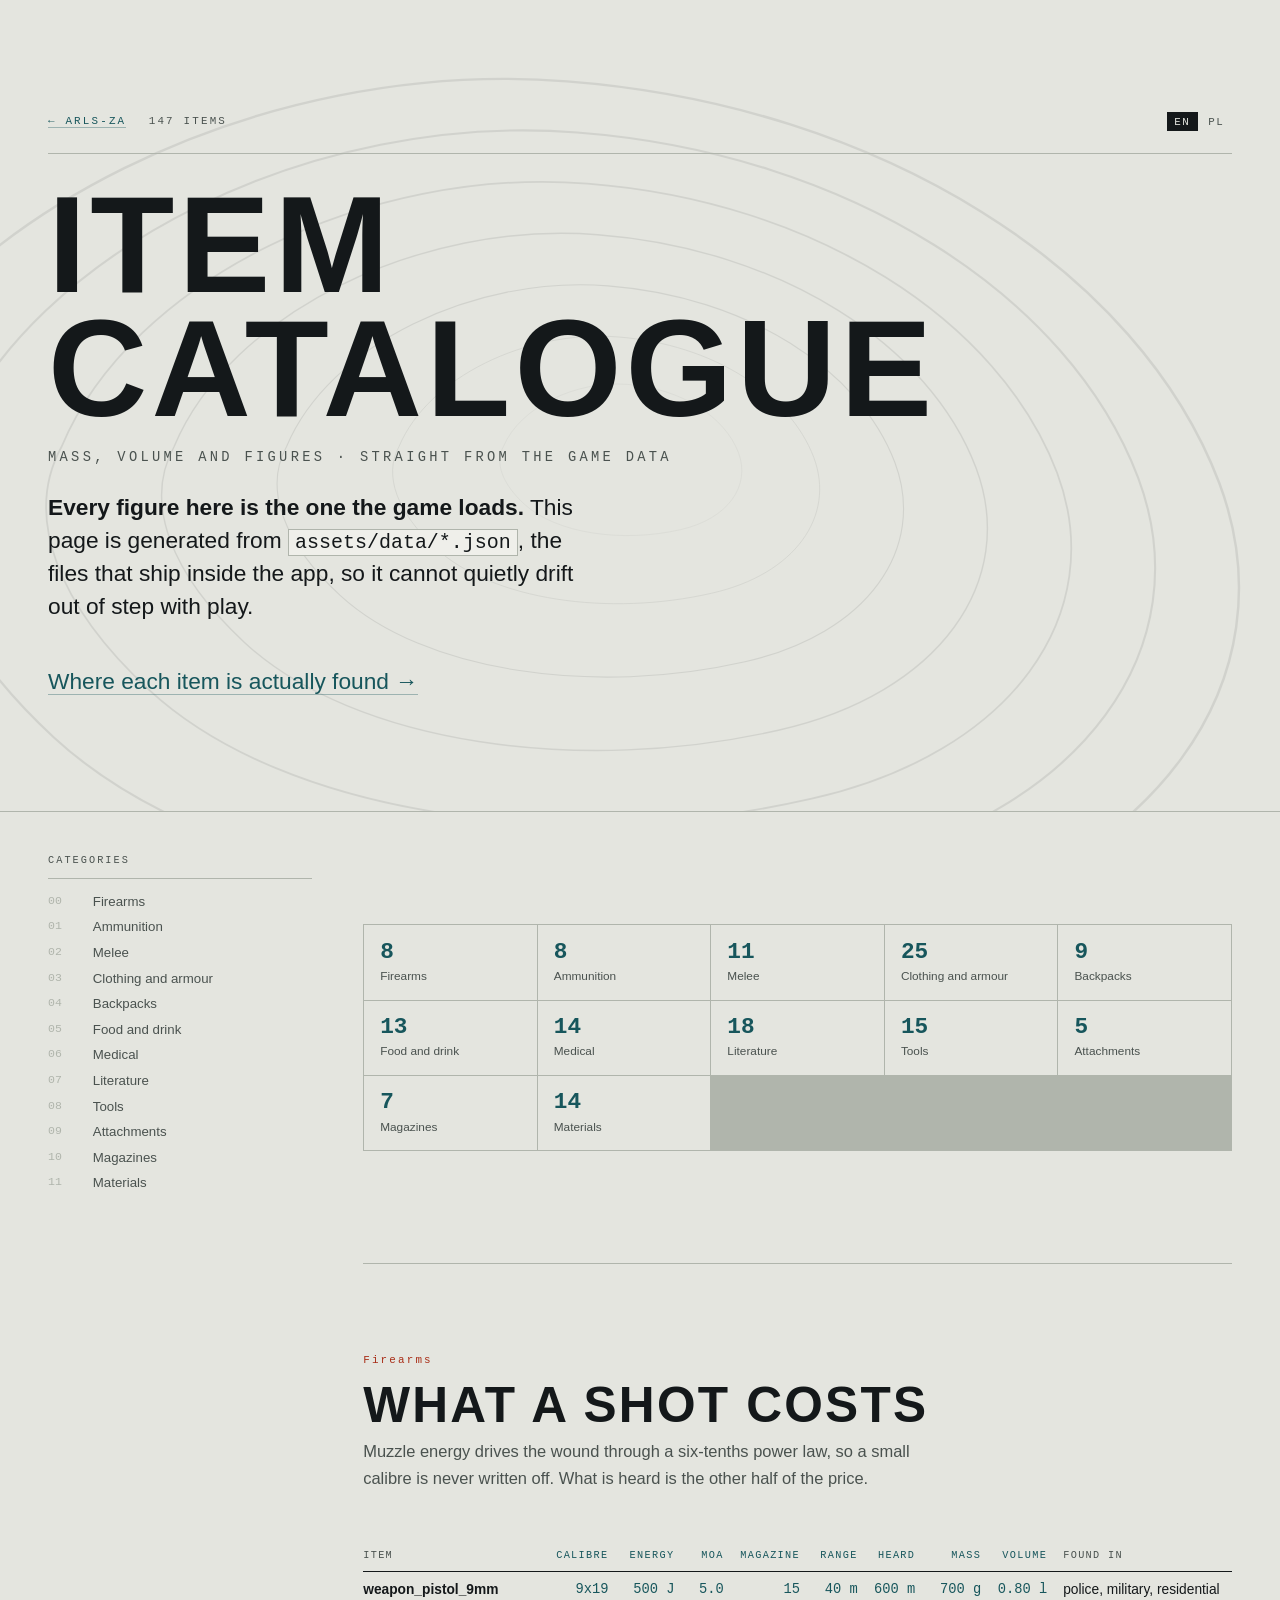
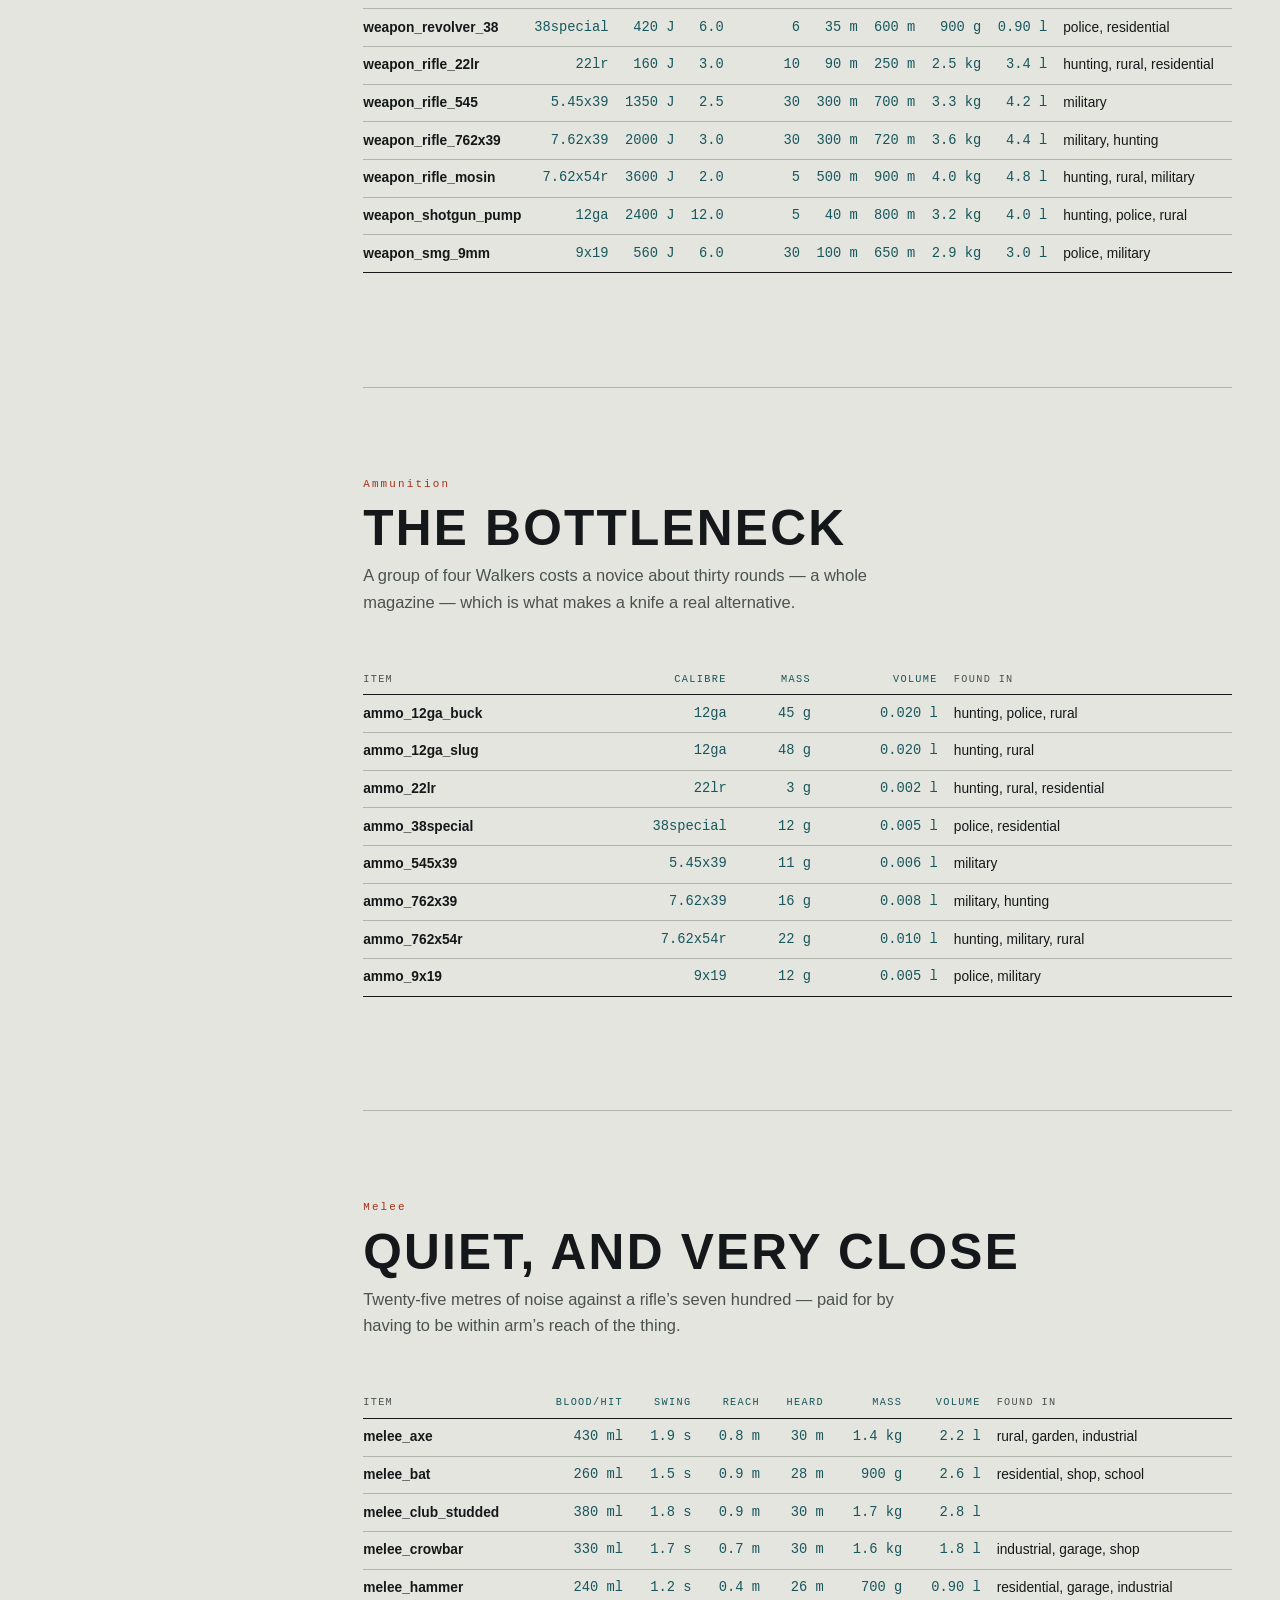
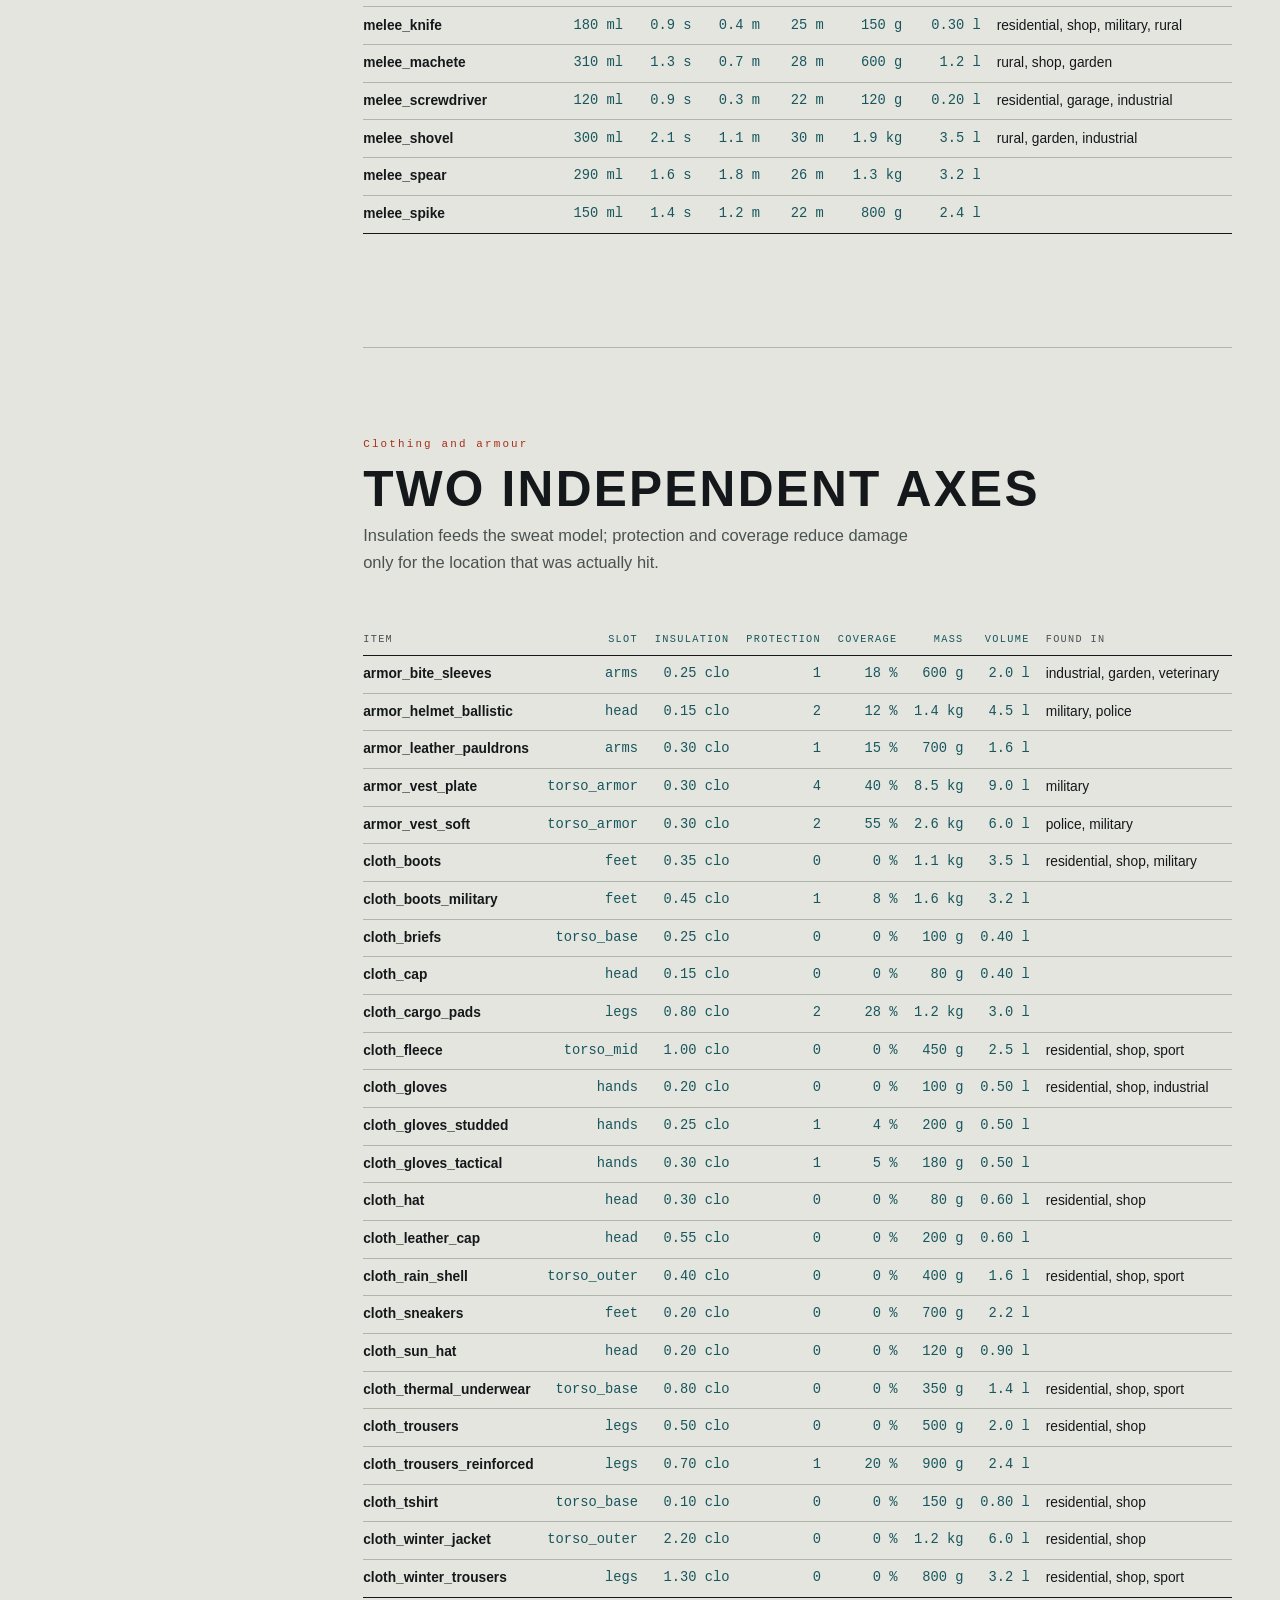
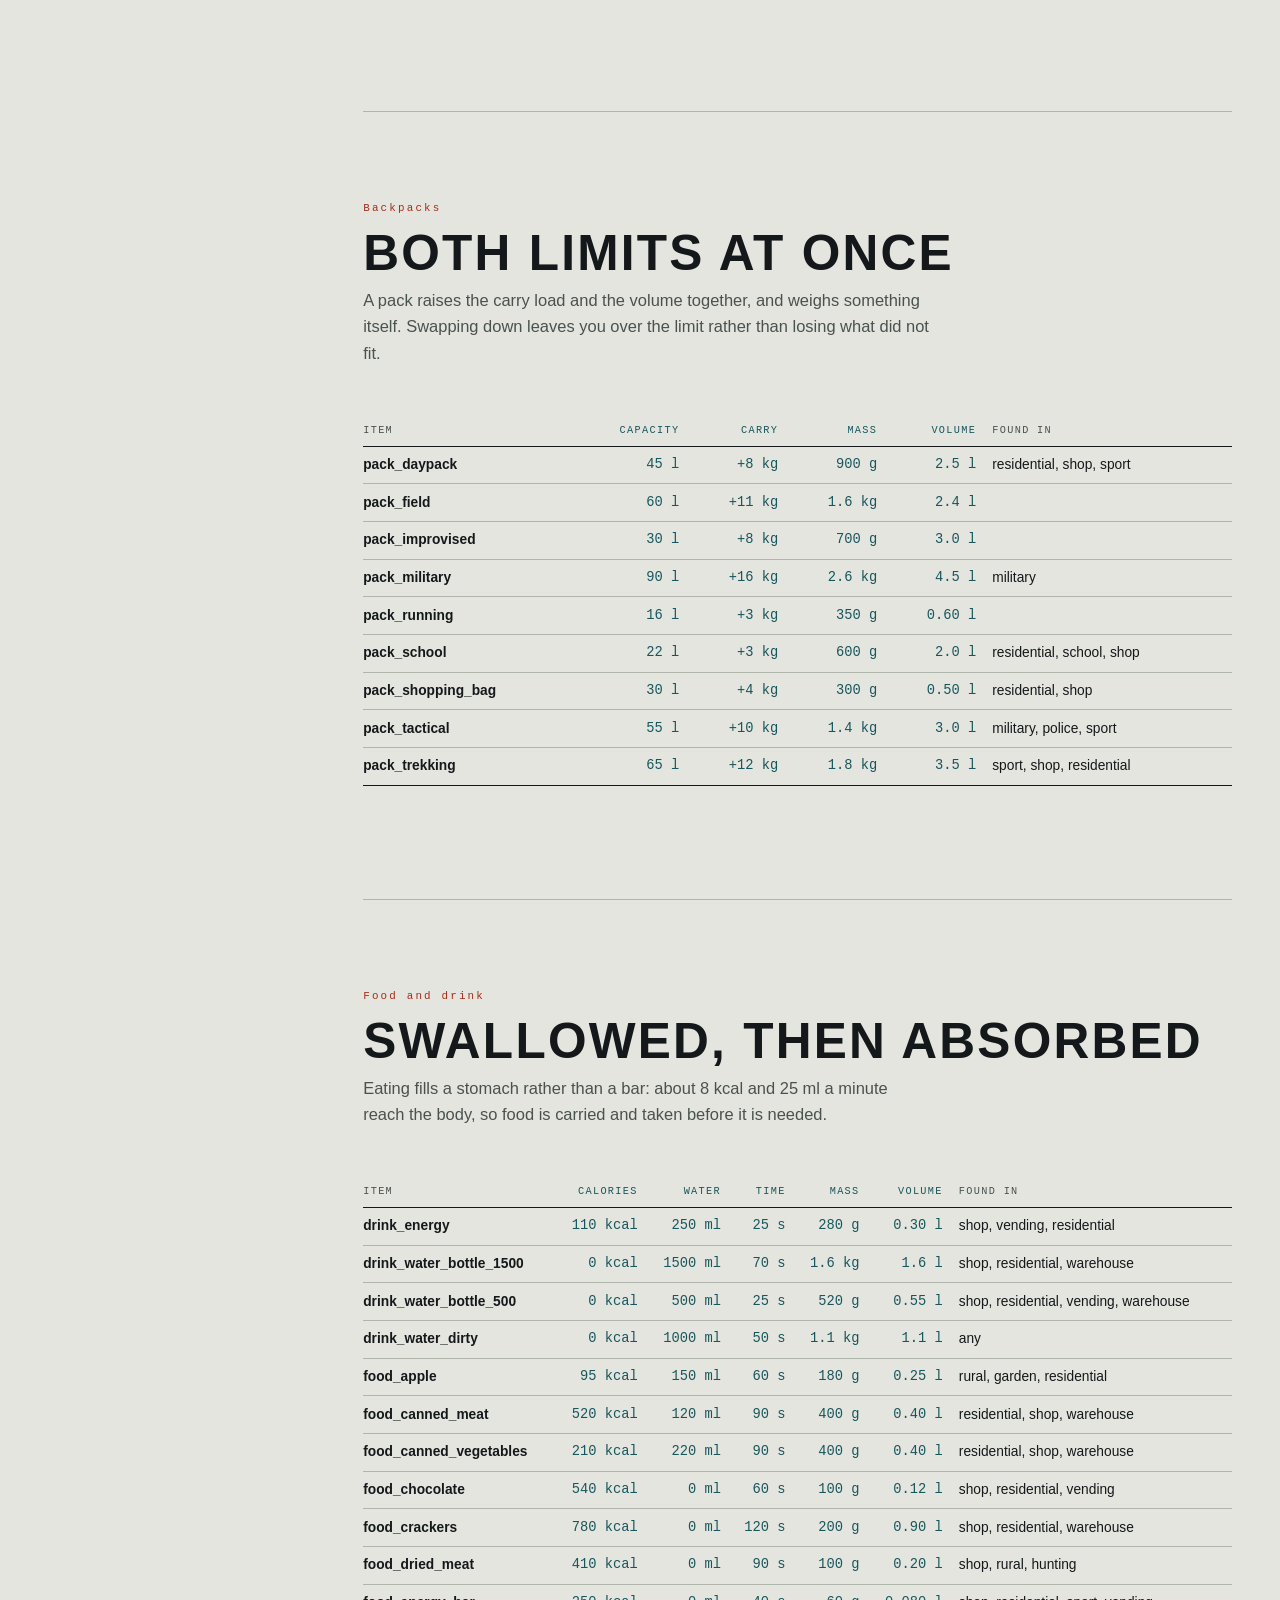
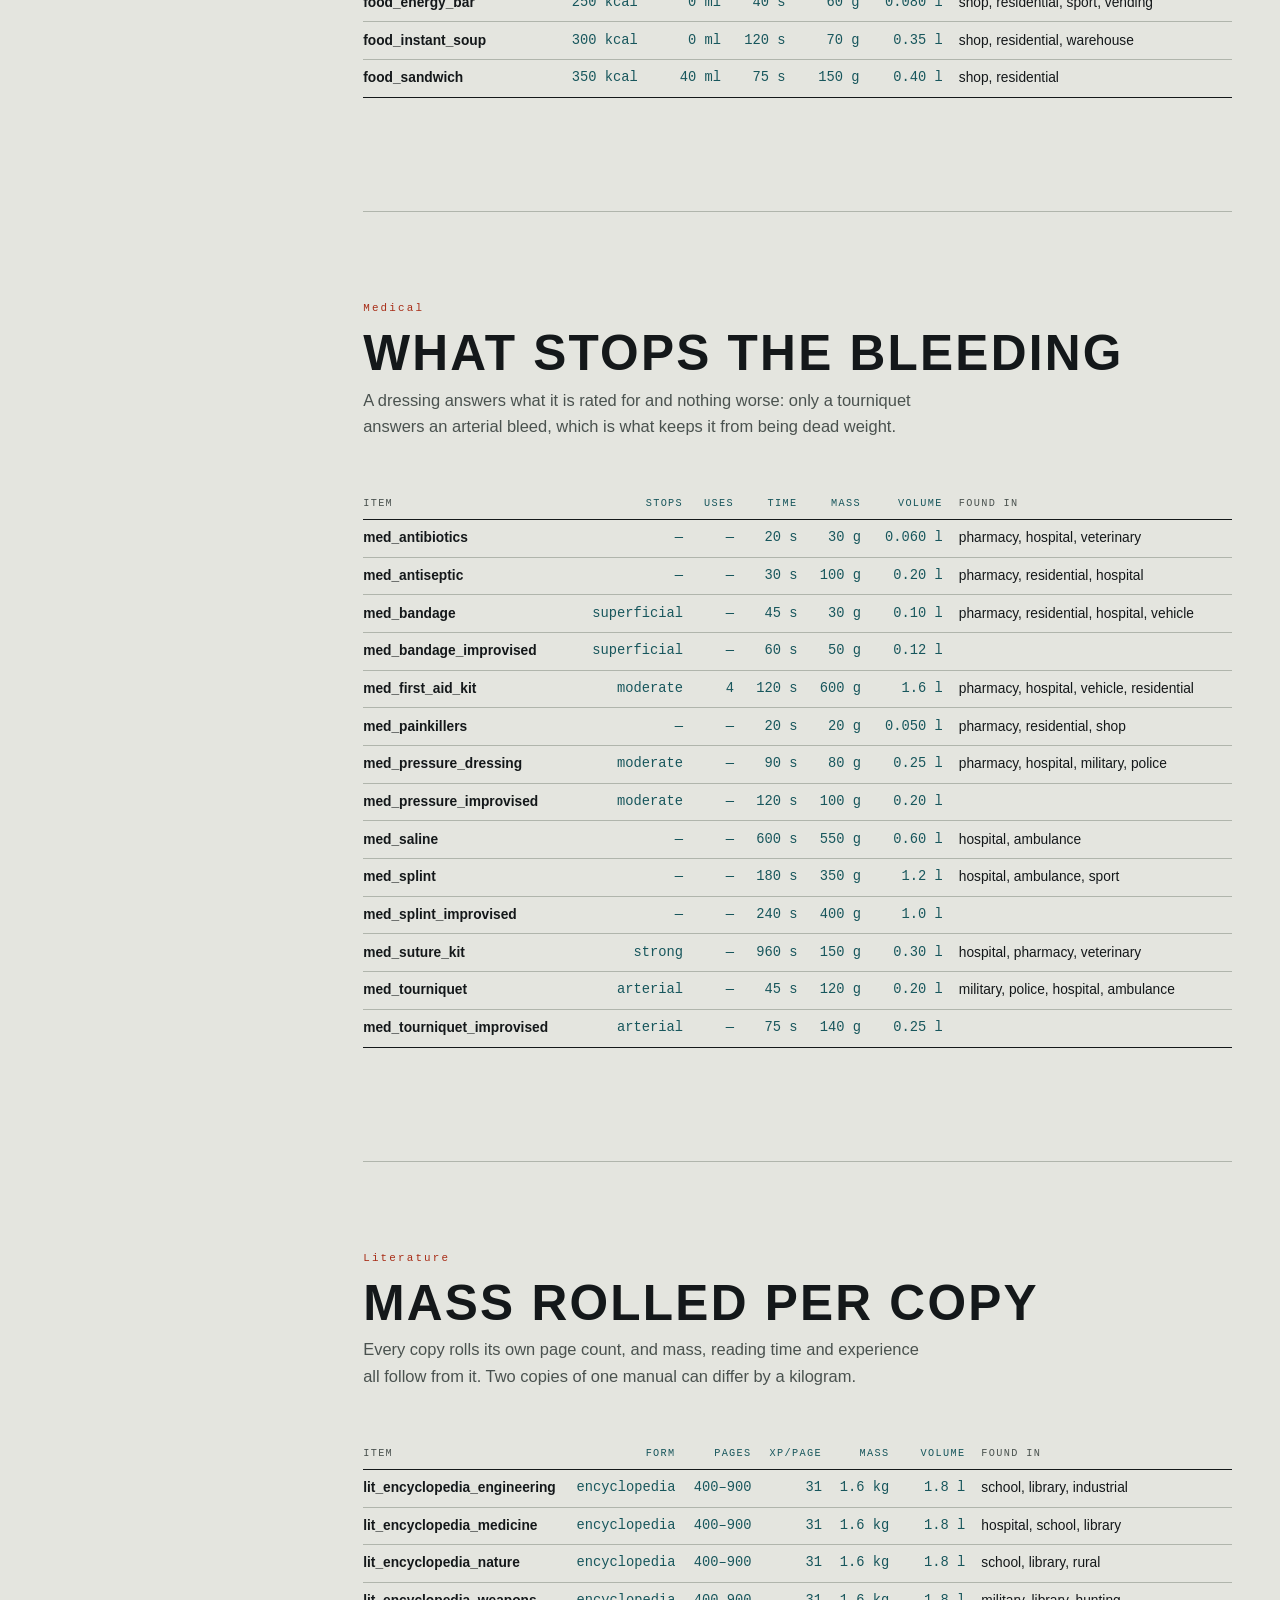
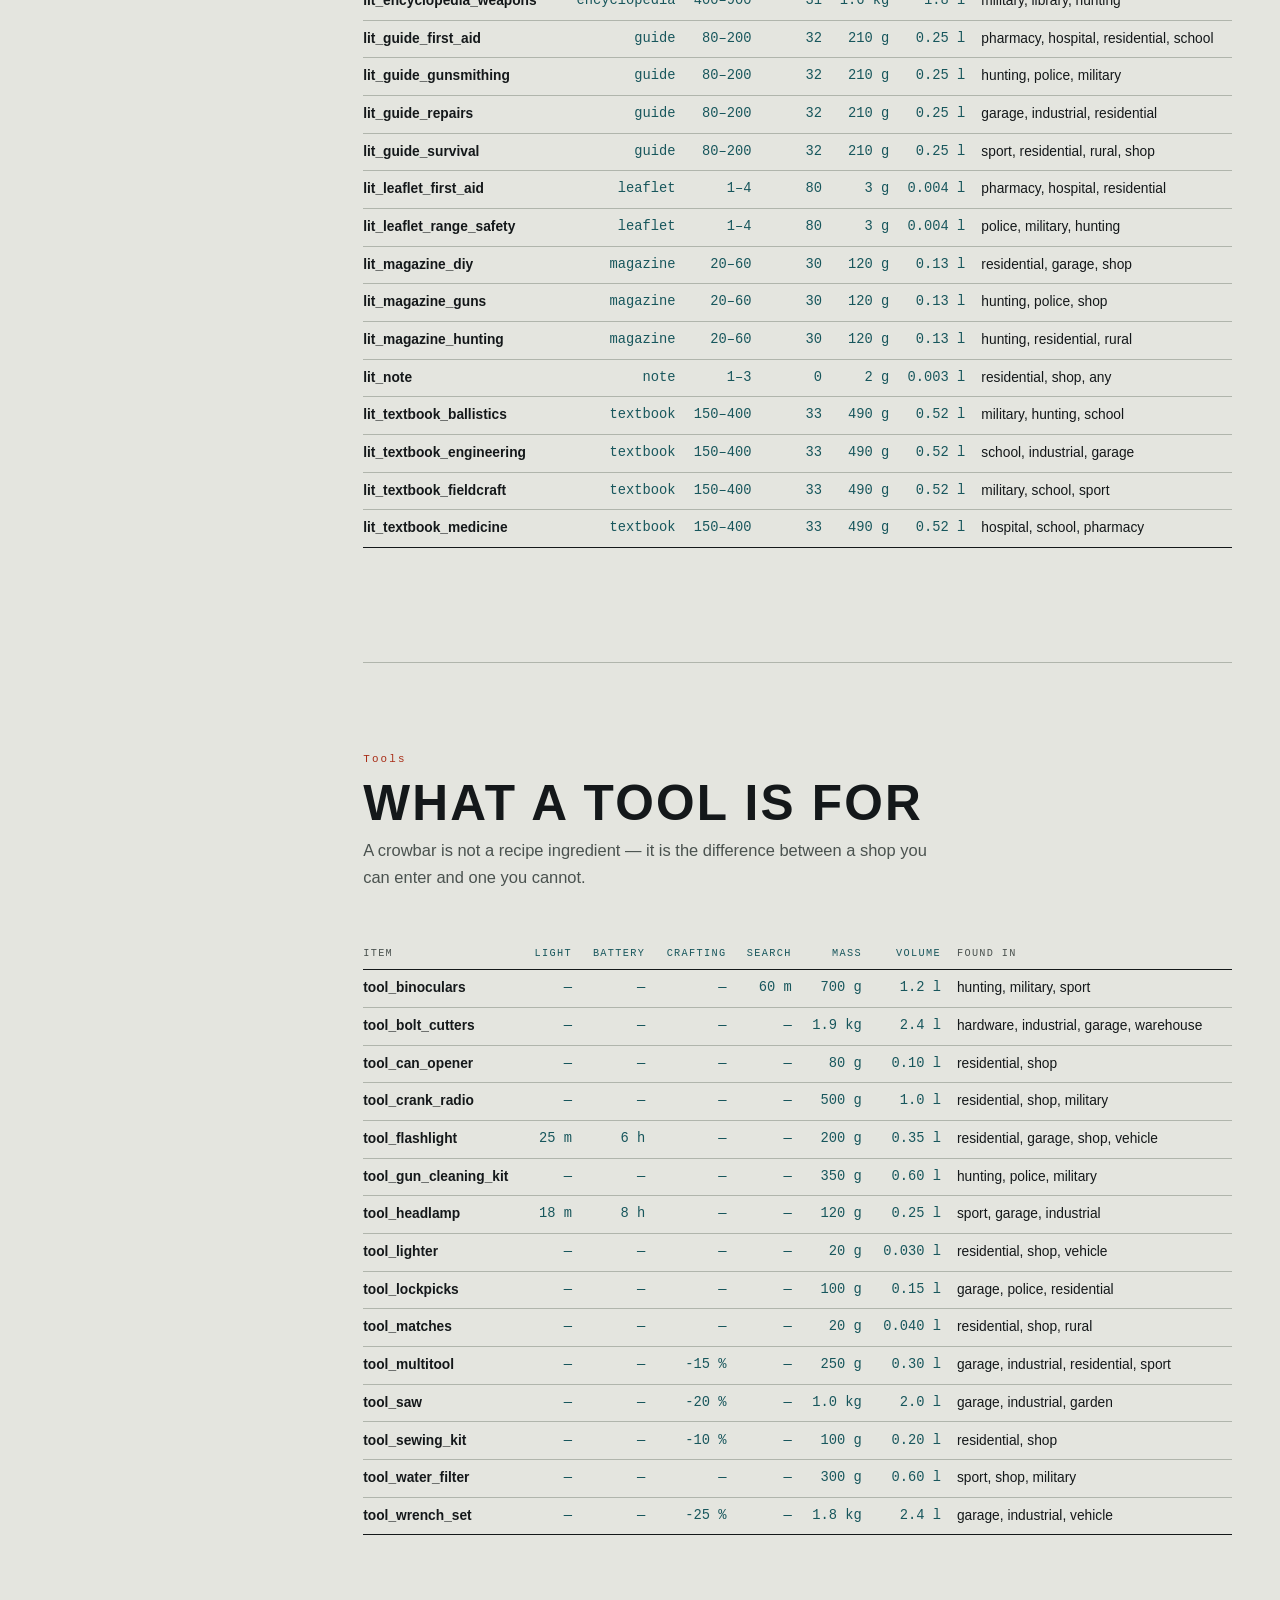
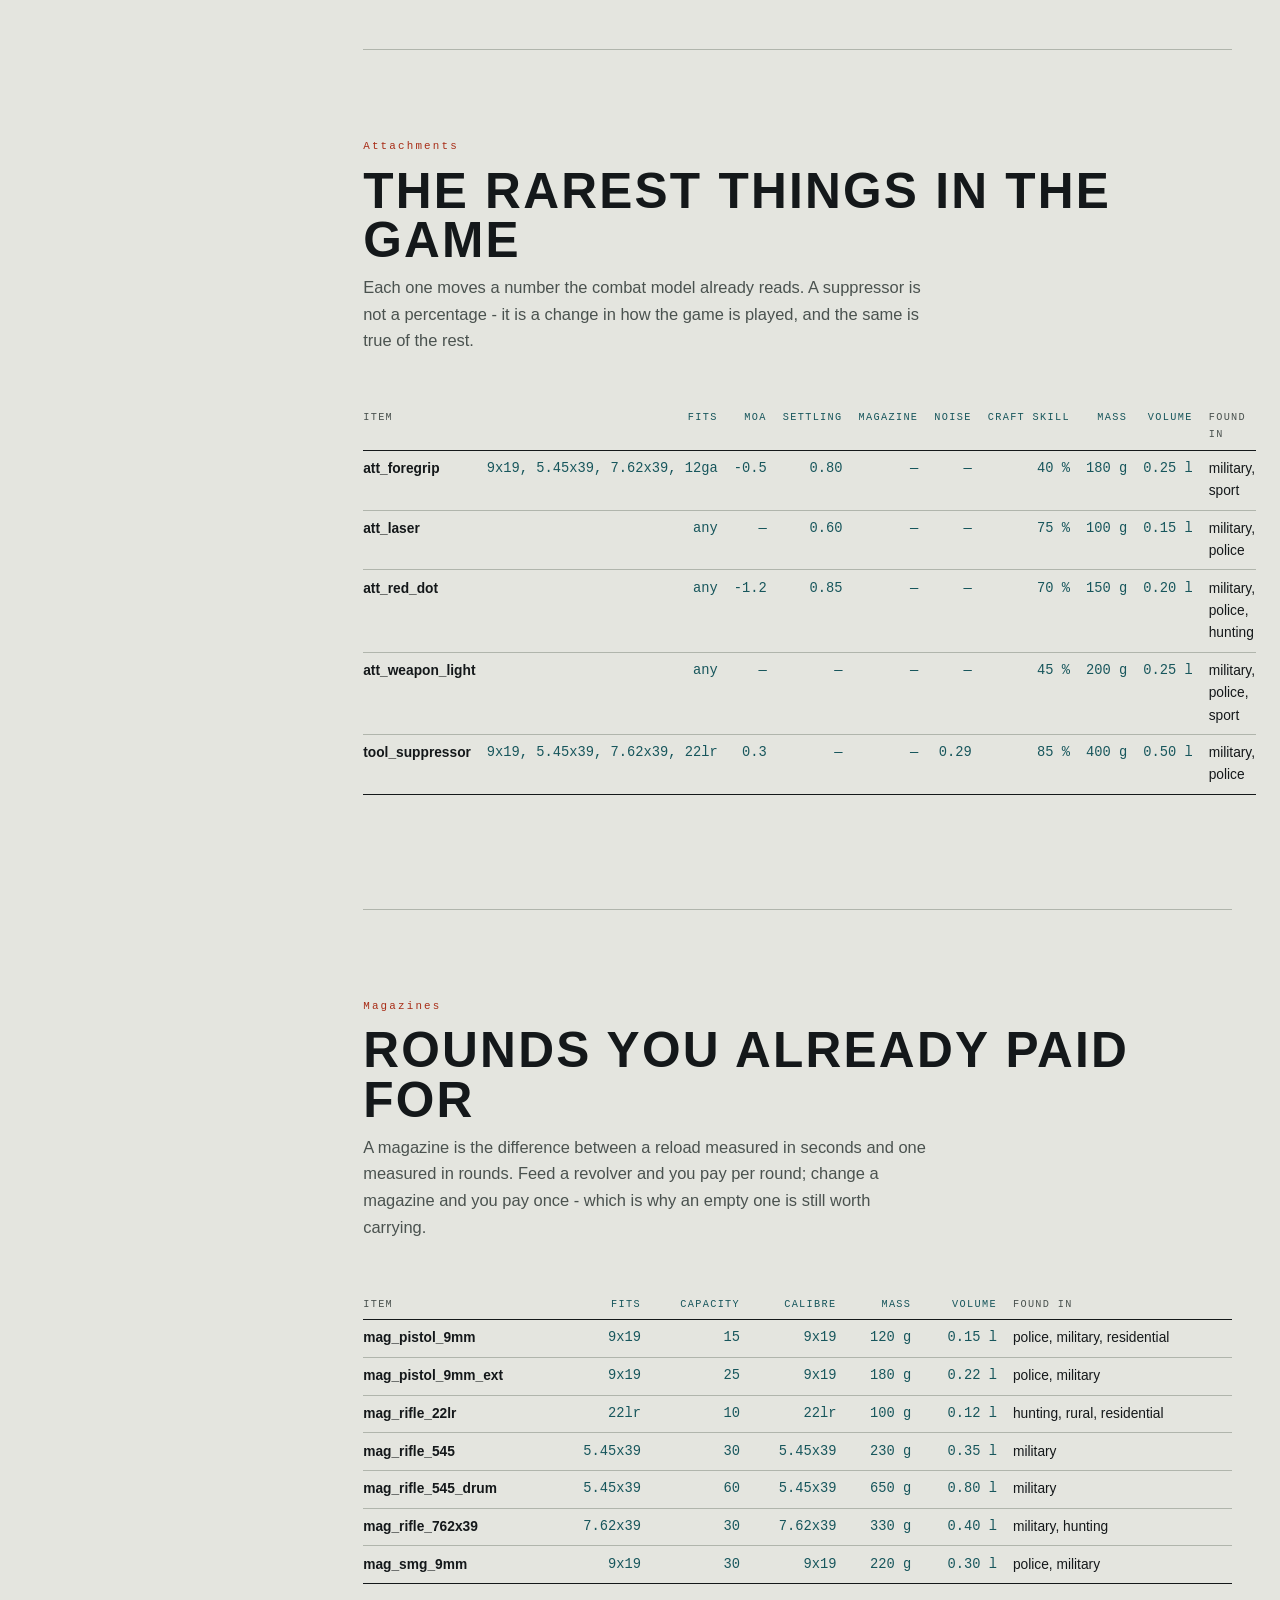
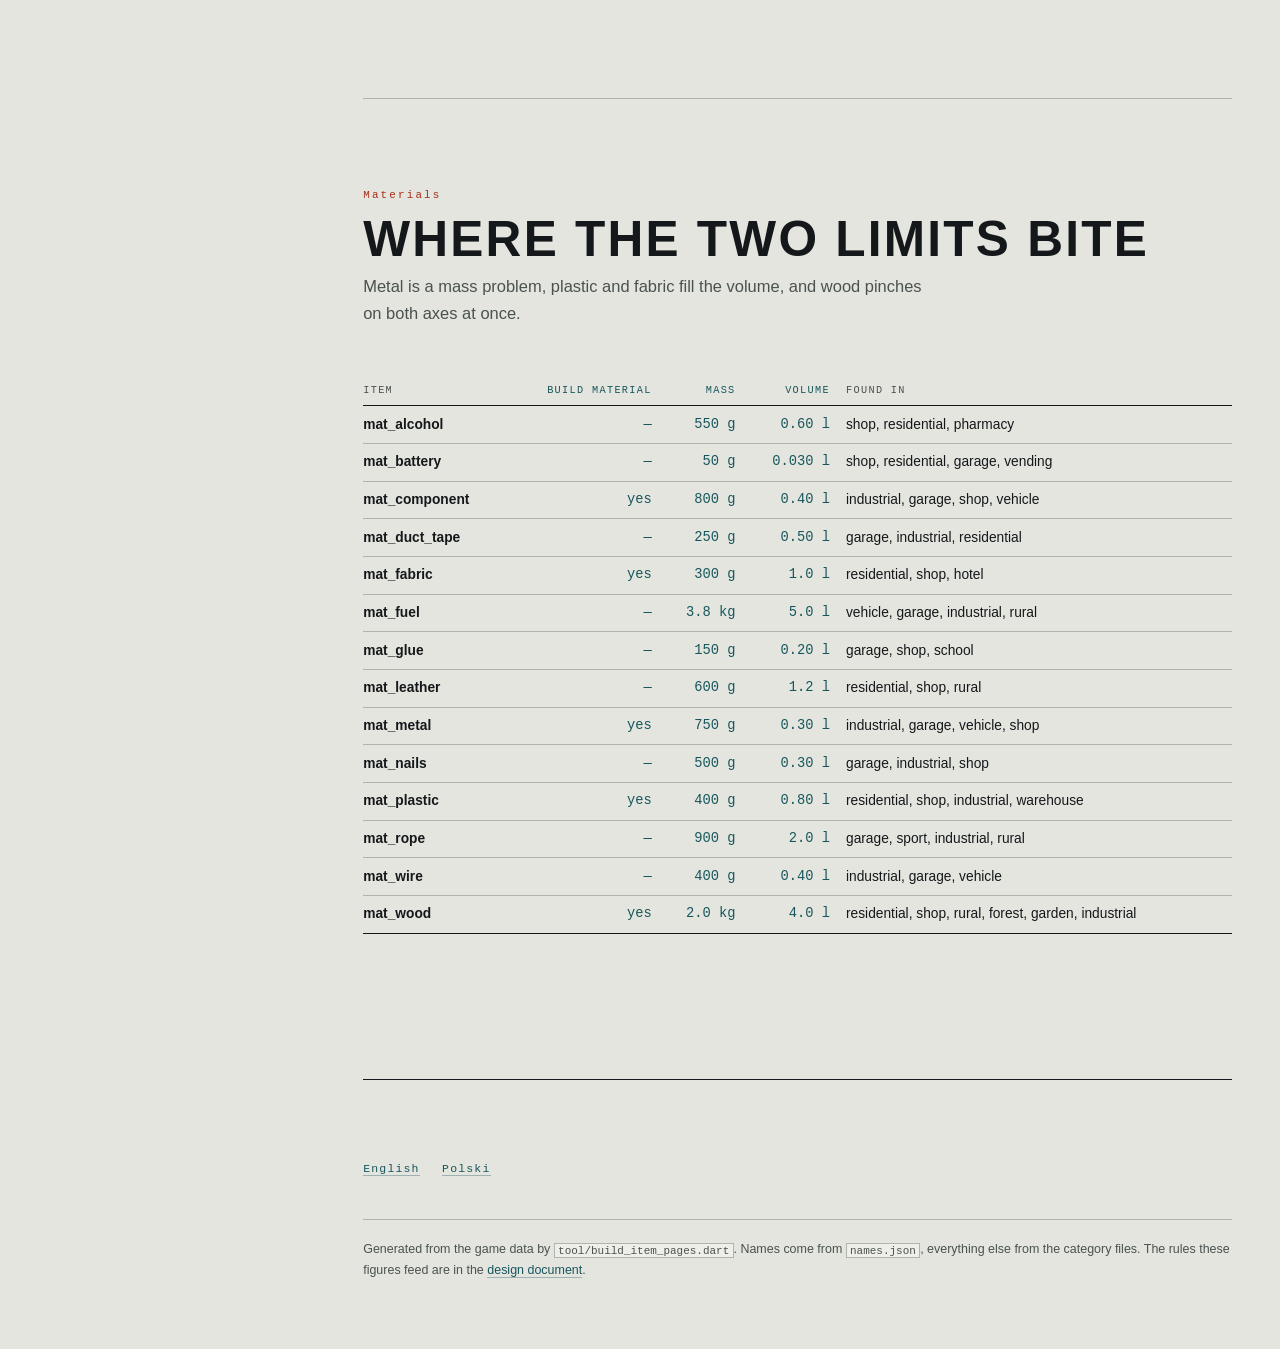
<file: items.html>
<!doctype html>
<html lang="en">
<head>
<meta charset="utf-8">
<meta name="viewport" content="width=device-width, initial-scale=1">
<title>Item catalogue — ARLS-ZA</title>
<meta name="description" content="Every item in ARLS-ZA with its mass, volume and figures — straight from the game data files.">
<meta name="color-scheme" content="light">
<meta property="og:title" content="Item catalogue — ARLS-ZA">
<meta property="og:description" content="Every item in ARLS-ZA with its mass, volume and figures — straight from the game data files.">
<meta property="og:type" content="website">
<link rel="alternate" hreflang="en" href="items.html">
<link rel="alternate" hreflang="pl" href="pl/items.html">
<link rel="alternate" hreflang="x-default" href="items.html">
<link rel="icon" href="data:image/svg+xml,%3Csvg xmlns='http://www.w3.org/2000/svg' viewBox='0 0 32 32'%3E%3Crect width='32' height='32' fill='%23E4E5DF'/%3E%3Ccircle cx='16' cy='16' r='4' fill='none' stroke='%23A82D17' stroke-width='1.5'/%3E%3Ccircle cx='16' cy='16' r='9' fill='none' stroke='%23A82D17' stroke-width='1.2' opacity='.6'/%3E%3Ccircle cx='16' cy='16' r='14' fill='none' stroke='%23A82D17' stroke-width='1' opacity='.35'/%3E%3C/svg%3E">
<link rel="stylesheet" href="assets/site.css">
</head>
<body>
<a class="skip" href="#content">Skip to content</a>

<header class="hero">
  <svg class="hero__contour" viewBox="0 0 900 500" aria-hidden="true" preserveAspectRatio="xMidYMid slice">
    <g fill="none" stroke="currentColor" stroke-width="1">
      <g id="c"><path d="M120 250c40-95 175-160 300-150 130 10 235 78 268 165 30 80-25 160-140 186-140 32-300 10-378-62-52-48-72-99-50-139z"/></g>
      <use href="#c" transform="translate(450 250) scale(.86) translate(-450 -250)"/>
      <use href="#c" transform="translate(450 250) scale(.72) translate(-450 -250)"/>
      <use href="#c" transform="translate(450 250) scale(.58) translate(-450 -250)"/>
      <use href="#c" transform="translate(450 250) scale(.44) translate(-450 -250)"/>
      <use href="#c" transform="translate(450 250) scale(.30) translate(-450 -250)"/>
      <use href="#c" transform="translate(450 250) scale(.17) translate(-450 -250)"/>
    </g>
  </svg>

  <div class="hero__inner">
    <div class="hero__meta eyebrow">
      <span><a href="index.html">← ARLS-ZA</a></span>
      <span>147 items</span>
      <nav class="langs" aria-label="Language">
        <a href="items.html" aria-current="true" data-lang-link hreflang="en">EN</a>
        <a href="pl/items.html" data-lang-link hreflang="pl">PL</a>
      </nav>
    </div>

    <h1>
      <span class="hero__title">Item catalogue</span>
      <span class="hero__sub">Mass, volume and figures · straight from the game data</span>
    </h1>
    <p class="thesis">
      <strong>Every figure here is the one the game loads.</strong> This page is generated from <code>assets/data/*.json</code>, the files that ship inside the app, so it cannot quietly drift out of step with play.
    </p>
    <p class="thesis">
      <a href="loot.html">Where each item is actually found →</a>
    </p>
  </div>
</header>

<div class="shell">
  <div class="layout">

    <nav class="rail" aria-label="Categories">
      <p class="rail__t">Categories</p>
      <ol id="rail-list">
        <li><a href="#firearm"><span>00</span><span>Firearms</span></a></li>
        <li><a href="#ammo"><span>01</span><span>Ammunition</span></a></li>
        <li><a href="#melee"><span>02</span><span>Melee</span></a></li>
        <li><a href="#armor"><span>03</span><span>Clothing and armour</span></a></li>
        <li><a href="#backpack"><span>04</span><span>Backpacks</span></a></li>
        <li><a href="#food"><span>05</span><span>Food and drink</span></a></li>
        <li><a href="#medical"><span>06</span><span>Medical</span></a></li>
        <li><a href="#literature"><span>07</span><span>Literature</span></a></li>
        <li><a href="#tool"><span>08</span><span>Tools</span></a></li>
        <li><a href="#attachment"><span>09</span><span>Attachments</span></a></li>
        <li><a href="#magazine"><span>10</span><span>Magazines</span></a></li>
        <li><a href="#crafting"><span>11</span><span>Materials</span></a></li>
      </ol>
    </nav>

    <main id="content">

      <div class="jump">
        <label class="eyebrow" for="jump-sel">Jump to</label>
        <select id="jump-sel" aria-label="Jump to">
          <option value="#firearm">00 — Firearms</option>
          <option value="#ammo">01 — Ammunition</option>
          <option value="#melee">02 — Melee</option>
          <option value="#armor">03 — Clothing and armour</option>
          <option value="#backpack">04 — Backpacks</option>
          <option value="#food">05 — Food and drink</option>
          <option value="#medical">06 — Medical</option>
          <option value="#literature">07 — Literature</option>
          <option value="#tool">08 — Tools</option>
          <option value="#attachment">09 — Attachments</option>
          <option value="#magazine">10 — Magazines</option>
          <option value="#crafting">11 — Materials</option>
        </select>
      </div>

      <section class="sec">
        <div class="stats">
          <div class="stat"><b>8</b><span>Firearms</span></div>
          <div class="stat"><b>8</b><span>Ammunition</span></div>
          <div class="stat"><b>11</b><span>Melee</span></div>
          <div class="stat"><b>25</b><span>Clothing and armour</span></div>
          <div class="stat"><b>9</b><span>Backpacks</span></div>
          <div class="stat"><b>13</b><span>Food and drink</span></div>
          <div class="stat"><b>14</b><span>Medical</span></div>
          <div class="stat"><b>18</b><span>Literature</span></div>
          <div class="stat"><b>15</b><span>Tools</span></div>
          <div class="stat"><b>5</b><span>Attachments</span></div>
          <div class="stat"><b>7</b><span>Magazines</span></div>
          <div class="stat"><b>14</b><span>Materials</span></div>
        </div>
      </section>

      <section class="sec" id="firearm">
        <div class="sec__hd">
          <span class="sec__no">Firearms</span>
          <h2>What a shot costs</h2>
          <p class="sec__lede">Muzzle energy drives the wound through a six-tenths power law, so a small calibre is never written off. What is heard is the other half of the price.</p>
        </div>
        <div class="scroller">
          <table class="tbl">
            <thead><tr><th scope="col">Item</th><th scope="col" class="n">Calibre</th><th scope="col" class="n">Energy</th><th scope="col" class="n">MOA</th><th scope="col" class="n">Magazine</th><th scope="col" class="n">Range</th><th scope="col" class="n">Heard</th><th scope="col" class="n">Mass</th><th scope="col" class="n">Volume</th><th scope="col">Found in</th></tr></thead>
            <tbody>
              <tr id="item-weapon_pistol_9mm"><th scope="row">weapon_pistol_9mm</th><td class="n">9x19</td><td class="n">500 J</td><td class="n">5.0</td><td class="n">15</td><td class="n">40 m</td><td class="n">600 m</td><td class="n">700 g</td><td class="n">0.80 l</td><td>police, military, residential</td></tr>
              <tr id="item-weapon_revolver_38"><th scope="row">weapon_revolver_38</th><td class="n">38special</td><td class="n">420 J</td><td class="n">6.0</td><td class="n">6</td><td class="n">35 m</td><td class="n">600 m</td><td class="n">900 g</td><td class="n">0.90 l</td><td>police, residential</td></tr>
              <tr id="item-weapon_rifle_22lr"><th scope="row">weapon_rifle_22lr</th><td class="n">22lr</td><td class="n">160 J</td><td class="n">3.0</td><td class="n">10</td><td class="n">90 m</td><td class="n">250 m</td><td class="n">2.5 kg</td><td class="n">3.4 l</td><td>hunting, rural, residential</td></tr>
              <tr id="item-weapon_rifle_545"><th scope="row">weapon_rifle_545</th><td class="n">5.45x39</td><td class="n">1350 J</td><td class="n">2.5</td><td class="n">30</td><td class="n">300 m</td><td class="n">700 m</td><td class="n">3.3 kg</td><td class="n">4.2 l</td><td>military</td></tr>
              <tr id="item-weapon_rifle_762x39"><th scope="row">weapon_rifle_762x39</th><td class="n">7.62x39</td><td class="n">2000 J</td><td class="n">3.0</td><td class="n">30</td><td class="n">300 m</td><td class="n">720 m</td><td class="n">3.6 kg</td><td class="n">4.4 l</td><td>military, hunting</td></tr>
              <tr id="item-weapon_rifle_mosin"><th scope="row">weapon_rifle_mosin</th><td class="n">7.62x54r</td><td class="n">3600 J</td><td class="n">2.0</td><td class="n">5</td><td class="n">500 m</td><td class="n">900 m</td><td class="n">4.0 kg</td><td class="n">4.8 l</td><td>hunting, rural, military</td></tr>
              <tr id="item-weapon_shotgun_pump"><th scope="row">weapon_shotgun_pump</th><td class="n">12ga</td><td class="n">2400 J</td><td class="n">12.0</td><td class="n">5</td><td class="n">40 m</td><td class="n">800 m</td><td class="n">3.2 kg</td><td class="n">4.0 l</td><td>hunting, police, rural</td></tr>
              <tr id="item-weapon_smg_9mm"><th scope="row">weapon_smg_9mm</th><td class="n">9x19</td><td class="n">560 J</td><td class="n">6.0</td><td class="n">30</td><td class="n">100 m</td><td class="n">650 m</td><td class="n">2.9 kg</td><td class="n">3.0 l</td><td>police, military</td></tr>
            </tbody>
          </table>
        </div>
      </section>

      <section class="sec" id="ammo">
        <div class="sec__hd">
          <span class="sec__no">Ammunition</span>
          <h2>The bottleneck</h2>
          <p class="sec__lede">A group of four Walkers costs a novice about thirty rounds — a whole magazine — which is what makes a knife a real alternative.</p>
        </div>
        <div class="scroller">
          <table class="tbl">
            <thead><tr><th scope="col">Item</th><th scope="col" class="n">Calibre</th><th scope="col" class="n">Mass</th><th scope="col" class="n">Volume</th><th scope="col">Found in</th></tr></thead>
            <tbody>
              <tr id="item-ammo_12ga_buck"><th scope="row">ammo_12ga_buck</th><td class="n">12ga</td><td class="n">45 g</td><td class="n">0.020 l</td><td>hunting, police, rural</td></tr>
              <tr id="item-ammo_12ga_slug"><th scope="row">ammo_12ga_slug</th><td class="n">12ga</td><td class="n">48 g</td><td class="n">0.020 l</td><td>hunting, rural</td></tr>
              <tr id="item-ammo_22lr"><th scope="row">ammo_22lr</th><td class="n">22lr</td><td class="n">3 g</td><td class="n">0.002 l</td><td>hunting, rural, residential</td></tr>
              <tr id="item-ammo_38special"><th scope="row">ammo_38special</th><td class="n">38special</td><td class="n">12 g</td><td class="n">0.005 l</td><td>police, residential</td></tr>
              <tr id="item-ammo_545x39"><th scope="row">ammo_545x39</th><td class="n">5.45x39</td><td class="n">11 g</td><td class="n">0.006 l</td><td>military</td></tr>
              <tr id="item-ammo_762x39"><th scope="row">ammo_762x39</th><td class="n">7.62x39</td><td class="n">16 g</td><td class="n">0.008 l</td><td>military, hunting</td></tr>
              <tr id="item-ammo_762x54r"><th scope="row">ammo_762x54r</th><td class="n">7.62x54r</td><td class="n">22 g</td><td class="n">0.010 l</td><td>hunting, military, rural</td></tr>
              <tr id="item-ammo_9x19"><th scope="row">ammo_9x19</th><td class="n">9x19</td><td class="n">12 g</td><td class="n">0.005 l</td><td>police, military</td></tr>
            </tbody>
          </table>
        </div>
      </section>

      <section class="sec" id="melee">
        <div class="sec__hd">
          <span class="sec__no">Melee</span>
          <h2>Quiet, and very close</h2>
          <p class="sec__lede">Twenty-five metres of noise against a rifle’s seven hundred — paid for by having to be within arm’s reach of the thing.</p>
        </div>
        <div class="scroller">
          <table class="tbl">
            <thead><tr><th scope="col">Item</th><th scope="col" class="n">Blood/hit</th><th scope="col" class="n">Swing</th><th scope="col" class="n">Reach</th><th scope="col" class="n">Heard</th><th scope="col" class="n">Mass</th><th scope="col" class="n">Volume</th><th scope="col">Found in</th></tr></thead>
            <tbody>
              <tr id="item-melee_axe"><th scope="row">melee_axe</th><td class="n">430 ml</td><td class="n">1.9 s</td><td class="n">0.8 m</td><td class="n">30 m</td><td class="n">1.4 kg</td><td class="n">2.2 l</td><td>rural, garden, industrial</td></tr>
              <tr id="item-melee_bat"><th scope="row">melee_bat</th><td class="n">260 ml</td><td class="n">1.5 s</td><td class="n">0.9 m</td><td class="n">28 m</td><td class="n">900 g</td><td class="n">2.6 l</td><td>residential, shop, school</td></tr>
              <tr id="item-melee_club_studded"><th scope="row">melee_club_studded</th><td class="n">380 ml</td><td class="n">1.8 s</td><td class="n">0.9 m</td><td class="n">30 m</td><td class="n">1.7 kg</td><td class="n">2.8 l</td><td></td></tr>
              <tr id="item-melee_crowbar"><th scope="row">melee_crowbar</th><td class="n">330 ml</td><td class="n">1.7 s</td><td class="n">0.7 m</td><td class="n">30 m</td><td class="n">1.6 kg</td><td class="n">1.8 l</td><td>industrial, garage, shop</td></tr>
              <tr id="item-melee_hammer"><th scope="row">melee_hammer</th><td class="n">240 ml</td><td class="n">1.2 s</td><td class="n">0.4 m</td><td class="n">26 m</td><td class="n">700 g</td><td class="n">0.90 l</td><td>residential, garage, industrial</td></tr>
              <tr id="item-melee_knife"><th scope="row">melee_knife</th><td class="n">180 ml</td><td class="n">0.9 s</td><td class="n">0.4 m</td><td class="n">25 m</td><td class="n">150 g</td><td class="n">0.30 l</td><td>residential, shop, military, rural</td></tr>
              <tr id="item-melee_machete"><th scope="row">melee_machete</th><td class="n">310 ml</td><td class="n">1.3 s</td><td class="n">0.7 m</td><td class="n">28 m</td><td class="n">600 g</td><td class="n">1.2 l</td><td>rural, shop, garden</td></tr>
              <tr id="item-melee_screwdriver"><th scope="row">melee_screwdriver</th><td class="n">120 ml</td><td class="n">0.9 s</td><td class="n">0.3 m</td><td class="n">22 m</td><td class="n">120 g</td><td class="n">0.20 l</td><td>residential, garage, industrial</td></tr>
              <tr id="item-melee_shovel"><th scope="row">melee_shovel</th><td class="n">300 ml</td><td class="n">2.1 s</td><td class="n">1.1 m</td><td class="n">30 m</td><td class="n">1.9 kg</td><td class="n">3.5 l</td><td>rural, garden, industrial</td></tr>
              <tr id="item-melee_spear"><th scope="row">melee_spear</th><td class="n">290 ml</td><td class="n">1.6 s</td><td class="n">1.8 m</td><td class="n">26 m</td><td class="n">1.3 kg</td><td class="n">3.2 l</td><td></td></tr>
              <tr id="item-melee_spike"><th scope="row">melee_spike</th><td class="n">150 ml</td><td class="n">1.4 s</td><td class="n">1.2 m</td><td class="n">22 m</td><td class="n">800 g</td><td class="n">2.4 l</td><td></td></tr>
            </tbody>
          </table>
        </div>
      </section>

      <section class="sec" id="armor">
        <div class="sec__hd">
          <span class="sec__no">Clothing and armour</span>
          <h2>Two independent axes</h2>
          <p class="sec__lede">Insulation feeds the sweat model; protection and coverage reduce damage only for the location that was actually hit.</p>
        </div>
        <div class="scroller">
          <table class="tbl">
            <thead><tr><th scope="col">Item</th><th scope="col" class="n">Slot</th><th scope="col" class="n">Insulation</th><th scope="col" class="n">Protection</th><th scope="col" class="n">Coverage</th><th scope="col" class="n">Mass</th><th scope="col" class="n">Volume</th><th scope="col">Found in</th></tr></thead>
            <tbody>
              <tr id="item-armor_bite_sleeves"><th scope="row">armor_bite_sleeves</th><td class="n">arms</td><td class="n">0.25 clo</td><td class="n">1</td><td class="n">18 %</td><td class="n">600 g</td><td class="n">2.0 l</td><td>industrial, garden, veterinary</td></tr>
              <tr id="item-armor_helmet_ballistic"><th scope="row">armor_helmet_ballistic</th><td class="n">head</td><td class="n">0.15 clo</td><td class="n">2</td><td class="n">12 %</td><td class="n">1.4 kg</td><td class="n">4.5 l</td><td>military, police</td></tr>
              <tr id="item-armor_leather_pauldrons"><th scope="row">armor_leather_pauldrons</th><td class="n">arms</td><td class="n">0.30 clo</td><td class="n">1</td><td class="n">15 %</td><td class="n">700 g</td><td class="n">1.6 l</td><td></td></tr>
              <tr id="item-armor_vest_plate"><th scope="row">armor_vest_plate</th><td class="n">torso_armor</td><td class="n">0.30 clo</td><td class="n">4</td><td class="n">40 %</td><td class="n">8.5 kg</td><td class="n">9.0 l</td><td>military</td></tr>
              <tr id="item-armor_vest_soft"><th scope="row">armor_vest_soft</th><td class="n">torso_armor</td><td class="n">0.30 clo</td><td class="n">2</td><td class="n">55 %</td><td class="n">2.6 kg</td><td class="n">6.0 l</td><td>police, military</td></tr>
              <tr id="item-cloth_boots"><th scope="row">cloth_boots</th><td class="n">feet</td><td class="n">0.35 clo</td><td class="n">0</td><td class="n">0 %</td><td class="n">1.1 kg</td><td class="n">3.5 l</td><td>residential, shop, military</td></tr>
              <tr id="item-cloth_boots_military"><th scope="row">cloth_boots_military</th><td class="n">feet</td><td class="n">0.45 clo</td><td class="n">1</td><td class="n">8 %</td><td class="n">1.6 kg</td><td class="n">3.2 l</td><td></td></tr>
              <tr id="item-cloth_briefs"><th scope="row">cloth_briefs</th><td class="n">torso_base</td><td class="n">0.25 clo</td><td class="n">0</td><td class="n">0 %</td><td class="n">100 g</td><td class="n">0.40 l</td><td></td></tr>
              <tr id="item-cloth_cap"><th scope="row">cloth_cap</th><td class="n">head</td><td class="n">0.15 clo</td><td class="n">0</td><td class="n">0 %</td><td class="n">80 g</td><td class="n">0.40 l</td><td></td></tr>
              <tr id="item-cloth_cargo_pads"><th scope="row">cloth_cargo_pads</th><td class="n">legs</td><td class="n">0.80 clo</td><td class="n">2</td><td class="n">28 %</td><td class="n">1.2 kg</td><td class="n">3.0 l</td><td></td></tr>
              <tr id="item-cloth_fleece"><th scope="row">cloth_fleece</th><td class="n">torso_mid</td><td class="n">1.00 clo</td><td class="n">0</td><td class="n">0 %</td><td class="n">450 g</td><td class="n">2.5 l</td><td>residential, shop, sport</td></tr>
              <tr id="item-cloth_gloves"><th scope="row">cloth_gloves</th><td class="n">hands</td><td class="n">0.20 clo</td><td class="n">0</td><td class="n">0 %</td><td class="n">100 g</td><td class="n">0.50 l</td><td>residential, shop, industrial</td></tr>
              <tr id="item-cloth_gloves_studded"><th scope="row">cloth_gloves_studded</th><td class="n">hands</td><td class="n">0.25 clo</td><td class="n">1</td><td class="n">4 %</td><td class="n">200 g</td><td class="n">0.50 l</td><td></td></tr>
              <tr id="item-cloth_gloves_tactical"><th scope="row">cloth_gloves_tactical</th><td class="n">hands</td><td class="n">0.30 clo</td><td class="n">1</td><td class="n">5 %</td><td class="n">180 g</td><td class="n">0.50 l</td><td></td></tr>
              <tr id="item-cloth_hat"><th scope="row">cloth_hat</th><td class="n">head</td><td class="n">0.30 clo</td><td class="n">0</td><td class="n">0 %</td><td class="n">80 g</td><td class="n">0.60 l</td><td>residential, shop</td></tr>
              <tr id="item-cloth_leather_cap"><th scope="row">cloth_leather_cap</th><td class="n">head</td><td class="n">0.55 clo</td><td class="n">0</td><td class="n">0 %</td><td class="n">200 g</td><td class="n">0.60 l</td><td></td></tr>
              <tr id="item-cloth_rain_shell"><th scope="row">cloth_rain_shell</th><td class="n">torso_outer</td><td class="n">0.40 clo</td><td class="n">0</td><td class="n">0 %</td><td class="n">400 g</td><td class="n">1.6 l</td><td>residential, shop, sport</td></tr>
              <tr id="item-cloth_sneakers"><th scope="row">cloth_sneakers</th><td class="n">feet</td><td class="n">0.20 clo</td><td class="n">0</td><td class="n">0 %</td><td class="n">700 g</td><td class="n">2.2 l</td><td></td></tr>
              <tr id="item-cloth_sun_hat"><th scope="row">cloth_sun_hat</th><td class="n">head</td><td class="n">0.20 clo</td><td class="n">0</td><td class="n">0 %</td><td class="n">120 g</td><td class="n">0.90 l</td><td></td></tr>
              <tr id="item-cloth_thermal_underwear"><th scope="row">cloth_thermal_underwear</th><td class="n">torso_base</td><td class="n">0.80 clo</td><td class="n">0</td><td class="n">0 %</td><td class="n">350 g</td><td class="n">1.4 l</td><td>residential, shop, sport</td></tr>
              <tr id="item-cloth_trousers"><th scope="row">cloth_trousers</th><td class="n">legs</td><td class="n">0.50 clo</td><td class="n">0</td><td class="n">0 %</td><td class="n">500 g</td><td class="n">2.0 l</td><td>residential, shop</td></tr>
              <tr id="item-cloth_trousers_reinforced"><th scope="row">cloth_trousers_reinforced</th><td class="n">legs</td><td class="n">0.70 clo</td><td class="n">1</td><td class="n">20 %</td><td class="n">900 g</td><td class="n">2.4 l</td><td></td></tr>
              <tr id="item-cloth_tshirt"><th scope="row">cloth_tshirt</th><td class="n">torso_base</td><td class="n">0.10 clo</td><td class="n">0</td><td class="n">0 %</td><td class="n">150 g</td><td class="n">0.80 l</td><td>residential, shop</td></tr>
              <tr id="item-cloth_winter_jacket"><th scope="row">cloth_winter_jacket</th><td class="n">torso_outer</td><td class="n">2.20 clo</td><td class="n">0</td><td class="n">0 %</td><td class="n">1.2 kg</td><td class="n">6.0 l</td><td>residential, shop</td></tr>
              <tr id="item-cloth_winter_trousers"><th scope="row">cloth_winter_trousers</th><td class="n">legs</td><td class="n">1.30 clo</td><td class="n">0</td><td class="n">0 %</td><td class="n">800 g</td><td class="n">3.2 l</td><td>residential, shop, sport</td></tr>
            </tbody>
          </table>
        </div>
      </section>

      <section class="sec" id="backpack">
        <div class="sec__hd">
          <span class="sec__no">Backpacks</span>
          <h2>Both limits at once</h2>
          <p class="sec__lede">A pack raises the carry load and the volume together, and weighs something itself. Swapping down leaves you over the limit rather than losing what did not fit.</p>
        </div>
        <div class="scroller">
          <table class="tbl">
            <thead><tr><th scope="col">Item</th><th scope="col" class="n">Capacity</th><th scope="col" class="n">Carry</th><th scope="col" class="n">Mass</th><th scope="col" class="n">Volume</th><th scope="col">Found in</th></tr></thead>
            <tbody>
              <tr id="item-pack_daypack"><th scope="row">pack_daypack</th><td class="n">45 l</td><td class="n">+8 kg</td><td class="n">900 g</td><td class="n">2.5 l</td><td>residential, shop, sport</td></tr>
              <tr id="item-pack_field"><th scope="row">pack_field</th><td class="n">60 l</td><td class="n">+11 kg</td><td class="n">1.6 kg</td><td class="n">2.4 l</td><td></td></tr>
              <tr id="item-pack_improvised"><th scope="row">pack_improvised</th><td class="n">30 l</td><td class="n">+8 kg</td><td class="n">700 g</td><td class="n">3.0 l</td><td></td></tr>
              <tr id="item-pack_military"><th scope="row">pack_military</th><td class="n">90 l</td><td class="n">+16 kg</td><td class="n">2.6 kg</td><td class="n">4.5 l</td><td>military</td></tr>
              <tr id="item-pack_running"><th scope="row">pack_running</th><td class="n">16 l</td><td class="n">+3 kg</td><td class="n">350 g</td><td class="n">0.60 l</td><td></td></tr>
              <tr id="item-pack_school"><th scope="row">pack_school</th><td class="n">22 l</td><td class="n">+3 kg</td><td class="n">600 g</td><td class="n">2.0 l</td><td>residential, school, shop</td></tr>
              <tr id="item-pack_shopping_bag"><th scope="row">pack_shopping_bag</th><td class="n">30 l</td><td class="n">+4 kg</td><td class="n">300 g</td><td class="n">0.50 l</td><td>residential, shop</td></tr>
              <tr id="item-pack_tactical"><th scope="row">pack_tactical</th><td class="n">55 l</td><td class="n">+10 kg</td><td class="n">1.4 kg</td><td class="n">3.0 l</td><td>military, police, sport</td></tr>
              <tr id="item-pack_trekking"><th scope="row">pack_trekking</th><td class="n">65 l</td><td class="n">+12 kg</td><td class="n">1.8 kg</td><td class="n">3.5 l</td><td>sport, shop, residential</td></tr>
            </tbody>
          </table>
        </div>
      </section>

      <section class="sec" id="food">
        <div class="sec__hd">
          <span class="sec__no">Food and drink</span>
          <h2>Swallowed, then absorbed</h2>
          <p class="sec__lede">Eating fills a stomach rather than a bar: about 8 kcal and 25 ml a minute reach the body, so food is carried and taken before it is needed.</p>
        </div>
        <div class="scroller">
          <table class="tbl">
            <thead><tr><th scope="col">Item</th><th scope="col" class="n">Calories</th><th scope="col" class="n">Water</th><th scope="col" class="n">Time</th><th scope="col" class="n">Mass</th><th scope="col" class="n">Volume</th><th scope="col">Found in</th></tr></thead>
            <tbody>
              <tr id="item-drink_energy"><th scope="row">drink_energy</th><td class="n">110 kcal</td><td class="n">250 ml</td><td class="n">25 s</td><td class="n">280 g</td><td class="n">0.30 l</td><td>shop, vending, residential</td></tr>
              <tr id="item-drink_water_bottle_1500"><th scope="row">drink_water_bottle_1500</th><td class="n">0 kcal</td><td class="n">1500 ml</td><td class="n">70 s</td><td class="n">1.6 kg</td><td class="n">1.6 l</td><td>shop, residential, warehouse</td></tr>
              <tr id="item-drink_water_bottle_500"><th scope="row">drink_water_bottle_500</th><td class="n">0 kcal</td><td class="n">500 ml</td><td class="n">25 s</td><td class="n">520 g</td><td class="n">0.55 l</td><td>shop, residential, vending, warehouse</td></tr>
              <tr id="item-drink_water_dirty"><th scope="row">drink_water_dirty</th><td class="n">0 kcal</td><td class="n">1000 ml</td><td class="n">50 s</td><td class="n">1.1 kg</td><td class="n">1.1 l</td><td>any</td></tr>
              <tr id="item-food_apple"><th scope="row">food_apple</th><td class="n">95 kcal</td><td class="n">150 ml</td><td class="n">60 s</td><td class="n">180 g</td><td class="n">0.25 l</td><td>rural, garden, residential</td></tr>
              <tr id="item-food_canned_meat"><th scope="row">food_canned_meat</th><td class="n">520 kcal</td><td class="n">120 ml</td><td class="n">90 s</td><td class="n">400 g</td><td class="n">0.40 l</td><td>residential, shop, warehouse</td></tr>
              <tr id="item-food_canned_vegetables"><th scope="row">food_canned_vegetables</th><td class="n">210 kcal</td><td class="n">220 ml</td><td class="n">90 s</td><td class="n">400 g</td><td class="n">0.40 l</td><td>residential, shop, warehouse</td></tr>
              <tr id="item-food_chocolate"><th scope="row">food_chocolate</th><td class="n">540 kcal</td><td class="n">0 ml</td><td class="n">60 s</td><td class="n">100 g</td><td class="n">0.12 l</td><td>shop, residential, vending</td></tr>
              <tr id="item-food_crackers"><th scope="row">food_crackers</th><td class="n">780 kcal</td><td class="n">0 ml</td><td class="n">120 s</td><td class="n">200 g</td><td class="n">0.90 l</td><td>shop, residential, warehouse</td></tr>
              <tr id="item-food_dried_meat"><th scope="row">food_dried_meat</th><td class="n">410 kcal</td><td class="n">0 ml</td><td class="n">90 s</td><td class="n">100 g</td><td class="n">0.20 l</td><td>shop, rural, hunting</td></tr>
              <tr id="item-food_energy_bar"><th scope="row">food_energy_bar</th><td class="n">250 kcal</td><td class="n">0 ml</td><td class="n">40 s</td><td class="n">60 g</td><td class="n">0.080 l</td><td>shop, residential, sport, vending</td></tr>
              <tr id="item-food_instant_soup"><th scope="row">food_instant_soup</th><td class="n">300 kcal</td><td class="n">0 ml</td><td class="n">120 s</td><td class="n">70 g</td><td class="n">0.35 l</td><td>shop, residential, warehouse</td></tr>
              <tr id="item-food_sandwich"><th scope="row">food_sandwich</th><td class="n">350 kcal</td><td class="n">40 ml</td><td class="n">75 s</td><td class="n">150 g</td><td class="n">0.40 l</td><td>shop, residential</td></tr>
            </tbody>
          </table>
        </div>
      </section>

      <section class="sec" id="medical">
        <div class="sec__hd">
          <span class="sec__no">Medical</span>
          <h2>What stops the bleeding</h2>
          <p class="sec__lede">A dressing answers what it is rated for and nothing worse: only a tourniquet answers an arterial bleed, which is what keeps it from being dead weight.</p>
        </div>
        <div class="scroller">
          <table class="tbl">
            <thead><tr><th scope="col">Item</th><th scope="col" class="n">Stops</th><th scope="col" class="n">Uses</th><th scope="col" class="n">Time</th><th scope="col" class="n">Mass</th><th scope="col" class="n">Volume</th><th scope="col">Found in</th></tr></thead>
            <tbody>
              <tr id="item-med_antibiotics"><th scope="row">med_antibiotics</th><td class="n">—</td><td class="n">—</td><td class="n">20 s</td><td class="n">30 g</td><td class="n">0.060 l</td><td>pharmacy, hospital, veterinary</td></tr>
              <tr id="item-med_antiseptic"><th scope="row">med_antiseptic</th><td class="n">—</td><td class="n">—</td><td class="n">30 s</td><td class="n">100 g</td><td class="n">0.20 l</td><td>pharmacy, residential, hospital</td></tr>
              <tr id="item-med_bandage"><th scope="row">med_bandage</th><td class="n">superficial</td><td class="n">—</td><td class="n">45 s</td><td class="n">30 g</td><td class="n">0.10 l</td><td>pharmacy, residential, hospital, vehicle</td></tr>
              <tr id="item-med_bandage_improvised"><th scope="row">med_bandage_improvised</th><td class="n">superficial</td><td class="n">—</td><td class="n">60 s</td><td class="n">50 g</td><td class="n">0.12 l</td><td></td></tr>
              <tr id="item-med_first_aid_kit"><th scope="row">med_first_aid_kit</th><td class="n">moderate</td><td class="n">4</td><td class="n">120 s</td><td class="n">600 g</td><td class="n">1.6 l</td><td>pharmacy, hospital, vehicle, residential</td></tr>
              <tr id="item-med_painkillers"><th scope="row">med_painkillers</th><td class="n">—</td><td class="n">—</td><td class="n">20 s</td><td class="n">20 g</td><td class="n">0.050 l</td><td>pharmacy, residential, shop</td></tr>
              <tr id="item-med_pressure_dressing"><th scope="row">med_pressure_dressing</th><td class="n">moderate</td><td class="n">—</td><td class="n">90 s</td><td class="n">80 g</td><td class="n">0.25 l</td><td>pharmacy, hospital, military, police</td></tr>
              <tr id="item-med_pressure_improvised"><th scope="row">med_pressure_improvised</th><td class="n">moderate</td><td class="n">—</td><td class="n">120 s</td><td class="n">100 g</td><td class="n">0.20 l</td><td></td></tr>
              <tr id="item-med_saline"><th scope="row">med_saline</th><td class="n">—</td><td class="n">—</td><td class="n">600 s</td><td class="n">550 g</td><td class="n">0.60 l</td><td>hospital, ambulance</td></tr>
              <tr id="item-med_splint"><th scope="row">med_splint</th><td class="n">—</td><td class="n">—</td><td class="n">180 s</td><td class="n">350 g</td><td class="n">1.2 l</td><td>hospital, ambulance, sport</td></tr>
              <tr id="item-med_splint_improvised"><th scope="row">med_splint_improvised</th><td class="n">—</td><td class="n">—</td><td class="n">240 s</td><td class="n">400 g</td><td class="n">1.0 l</td><td></td></tr>
              <tr id="item-med_suture_kit"><th scope="row">med_suture_kit</th><td class="n">strong</td><td class="n">—</td><td class="n">960 s</td><td class="n">150 g</td><td class="n">0.30 l</td><td>hospital, pharmacy, veterinary</td></tr>
              <tr id="item-med_tourniquet"><th scope="row">med_tourniquet</th><td class="n">arterial</td><td class="n">—</td><td class="n">45 s</td><td class="n">120 g</td><td class="n">0.20 l</td><td>military, police, hospital, ambulance</td></tr>
              <tr id="item-med_tourniquet_improvised"><th scope="row">med_tourniquet_improvised</th><td class="n">arterial</td><td class="n">—</td><td class="n">75 s</td><td class="n">140 g</td><td class="n">0.25 l</td><td></td></tr>
            </tbody>
          </table>
        </div>
      </section>

      <section class="sec" id="literature">
        <div class="sec__hd">
          <span class="sec__no">Literature</span>
          <h2>Mass rolled per copy</h2>
          <p class="sec__lede">Every copy rolls its own page count, and mass, reading time and experience all follow from it. Two copies of one manual can differ by a kilogram.</p>
        </div>
        <div class="scroller">
          <table class="tbl">
            <thead><tr><th scope="col">Item</th><th scope="col" class="n">Form</th><th scope="col" class="n">Pages</th><th scope="col" class="n">XP/page</th><th scope="col" class="n">Mass</th><th scope="col" class="n">Volume</th><th scope="col">Found in</th></tr></thead>
            <tbody>
              <tr id="item-lit_encyclopedia_engineering"><th scope="row">lit_encyclopedia_engineering</th><td class="n">encyclopedia</td><td class="n">400–900</td><td class="n">31</td><td class="n">1.6 kg</td><td class="n">1.8 l</td><td>school, library, industrial</td></tr>
              <tr id="item-lit_encyclopedia_medicine"><th scope="row">lit_encyclopedia_medicine</th><td class="n">encyclopedia</td><td class="n">400–900</td><td class="n">31</td><td class="n">1.6 kg</td><td class="n">1.8 l</td><td>hospital, school, library</td></tr>
              <tr id="item-lit_encyclopedia_nature"><th scope="row">lit_encyclopedia_nature</th><td class="n">encyclopedia</td><td class="n">400–900</td><td class="n">31</td><td class="n">1.6 kg</td><td class="n">1.8 l</td><td>school, library, rural</td></tr>
              <tr id="item-lit_encyclopedia_weapons"><th scope="row">lit_encyclopedia_weapons</th><td class="n">encyclopedia</td><td class="n">400–900</td><td class="n">31</td><td class="n">1.6 kg</td><td class="n">1.8 l</td><td>military, library, hunting</td></tr>
              <tr id="item-lit_guide_first_aid"><th scope="row">lit_guide_first_aid</th><td class="n">guide</td><td class="n">80–200</td><td class="n">32</td><td class="n">210 g</td><td class="n">0.25 l</td><td>pharmacy, hospital, residential, school</td></tr>
              <tr id="item-lit_guide_gunsmithing"><th scope="row">lit_guide_gunsmithing</th><td class="n">guide</td><td class="n">80–200</td><td class="n">32</td><td class="n">210 g</td><td class="n">0.25 l</td><td>hunting, police, military</td></tr>
              <tr id="item-lit_guide_repairs"><th scope="row">lit_guide_repairs</th><td class="n">guide</td><td class="n">80–200</td><td class="n">32</td><td class="n">210 g</td><td class="n">0.25 l</td><td>garage, industrial, residential</td></tr>
              <tr id="item-lit_guide_survival"><th scope="row">lit_guide_survival</th><td class="n">guide</td><td class="n">80–200</td><td class="n">32</td><td class="n">210 g</td><td class="n">0.25 l</td><td>sport, residential, rural, shop</td></tr>
              <tr id="item-lit_leaflet_first_aid"><th scope="row">lit_leaflet_first_aid</th><td class="n">leaflet</td><td class="n">1–4</td><td class="n">80</td><td class="n">3 g</td><td class="n">0.004 l</td><td>pharmacy, hospital, residential</td></tr>
              <tr id="item-lit_leaflet_range_safety"><th scope="row">lit_leaflet_range_safety</th><td class="n">leaflet</td><td class="n">1–4</td><td class="n">80</td><td class="n">3 g</td><td class="n">0.004 l</td><td>police, military, hunting</td></tr>
              <tr id="item-lit_magazine_diy"><th scope="row">lit_magazine_diy</th><td class="n">magazine</td><td class="n">20–60</td><td class="n">30</td><td class="n">120 g</td><td class="n">0.13 l</td><td>residential, garage, shop</td></tr>
              <tr id="item-lit_magazine_guns"><th scope="row">lit_magazine_guns</th><td class="n">magazine</td><td class="n">20–60</td><td class="n">30</td><td class="n">120 g</td><td class="n">0.13 l</td><td>hunting, police, shop</td></tr>
              <tr id="item-lit_magazine_hunting"><th scope="row">lit_magazine_hunting</th><td class="n">magazine</td><td class="n">20–60</td><td class="n">30</td><td class="n">120 g</td><td class="n">0.13 l</td><td>hunting, residential, rural</td></tr>
              <tr id="item-lit_note"><th scope="row">lit_note</th><td class="n">note</td><td class="n">1–3</td><td class="n">0</td><td class="n">2 g</td><td class="n">0.003 l</td><td>residential, shop, any</td></tr>
              <tr id="item-lit_textbook_ballistics"><th scope="row">lit_textbook_ballistics</th><td class="n">textbook</td><td class="n">150–400</td><td class="n">33</td><td class="n">490 g</td><td class="n">0.52 l</td><td>military, hunting, school</td></tr>
              <tr id="item-lit_textbook_engineering"><th scope="row">lit_textbook_engineering</th><td class="n">textbook</td><td class="n">150–400</td><td class="n">33</td><td class="n">490 g</td><td class="n">0.52 l</td><td>school, industrial, garage</td></tr>
              <tr id="item-lit_textbook_fieldcraft"><th scope="row">lit_textbook_fieldcraft</th><td class="n">textbook</td><td class="n">150–400</td><td class="n">33</td><td class="n">490 g</td><td class="n">0.52 l</td><td>military, school, sport</td></tr>
              <tr id="item-lit_textbook_medicine"><th scope="row">lit_textbook_medicine</th><td class="n">textbook</td><td class="n">150–400</td><td class="n">33</td><td class="n">490 g</td><td class="n">0.52 l</td><td>hospital, school, pharmacy</td></tr>
            </tbody>
          </table>
        </div>
      </section>

      <section class="sec" id="tool">
        <div class="sec__hd">
          <span class="sec__no">Tools</span>
          <h2>What a tool is for</h2>
          <p class="sec__lede">A crowbar is not a recipe ingredient — it is the difference between a shop you can enter and one you cannot.</p>
        </div>
        <div class="scroller">
          <table class="tbl">
            <thead><tr><th scope="col">Item</th><th scope="col" class="n">Light</th><th scope="col" class="n">Battery</th><th scope="col" class="n">Crafting</th><th scope="col" class="n">Search</th><th scope="col" class="n">Mass</th><th scope="col" class="n">Volume</th><th scope="col">Found in</th></tr></thead>
            <tbody>
              <tr id="item-tool_binoculars"><th scope="row">tool_binoculars</th><td class="n">—</td><td class="n">—</td><td class="n">—</td><td class="n">60 m</td><td class="n">700 g</td><td class="n">1.2 l</td><td>hunting, military, sport</td></tr>
              <tr id="item-tool_bolt_cutters"><th scope="row">tool_bolt_cutters</th><td class="n">—</td><td class="n">—</td><td class="n">—</td><td class="n">—</td><td class="n">1.9 kg</td><td class="n">2.4 l</td><td>hardware, industrial, garage, warehouse</td></tr>
              <tr id="item-tool_can_opener"><th scope="row">tool_can_opener</th><td class="n">—</td><td class="n">—</td><td class="n">—</td><td class="n">—</td><td class="n">80 g</td><td class="n">0.10 l</td><td>residential, shop</td></tr>
              <tr id="item-tool_crank_radio"><th scope="row">tool_crank_radio</th><td class="n">—</td><td class="n">—</td><td class="n">—</td><td class="n">—</td><td class="n">500 g</td><td class="n">1.0 l</td><td>residential, shop, military</td></tr>
              <tr id="item-tool_flashlight"><th scope="row">tool_flashlight</th><td class="n">25 m</td><td class="n">6 h</td><td class="n">—</td><td class="n">—</td><td class="n">200 g</td><td class="n">0.35 l</td><td>residential, garage, shop, vehicle</td></tr>
              <tr id="item-tool_gun_cleaning_kit"><th scope="row">tool_gun_cleaning_kit</th><td class="n">—</td><td class="n">—</td><td class="n">—</td><td class="n">—</td><td class="n">350 g</td><td class="n">0.60 l</td><td>hunting, police, military</td></tr>
              <tr id="item-tool_headlamp"><th scope="row">tool_headlamp</th><td class="n">18 m</td><td class="n">8 h</td><td class="n">—</td><td class="n">—</td><td class="n">120 g</td><td class="n">0.25 l</td><td>sport, garage, industrial</td></tr>
              <tr id="item-tool_lighter"><th scope="row">tool_lighter</th><td class="n">—</td><td class="n">—</td><td class="n">—</td><td class="n">—</td><td class="n">20 g</td><td class="n">0.030 l</td><td>residential, shop, vehicle</td></tr>
              <tr id="item-tool_lockpicks"><th scope="row">tool_lockpicks</th><td class="n">—</td><td class="n">—</td><td class="n">—</td><td class="n">—</td><td class="n">100 g</td><td class="n">0.15 l</td><td>garage, police, residential</td></tr>
              <tr id="item-tool_matches"><th scope="row">tool_matches</th><td class="n">—</td><td class="n">—</td><td class="n">—</td><td class="n">—</td><td class="n">20 g</td><td class="n">0.040 l</td><td>residential, shop, rural</td></tr>
              <tr id="item-tool_multitool"><th scope="row">tool_multitool</th><td class="n">—</td><td class="n">—</td><td class="n">-15 %</td><td class="n">—</td><td class="n">250 g</td><td class="n">0.30 l</td><td>garage, industrial, residential, sport</td></tr>
              <tr id="item-tool_saw"><th scope="row">tool_saw</th><td class="n">—</td><td class="n">—</td><td class="n">-20 %</td><td class="n">—</td><td class="n">1.0 kg</td><td class="n">2.0 l</td><td>garage, industrial, garden</td></tr>
              <tr id="item-tool_sewing_kit"><th scope="row">tool_sewing_kit</th><td class="n">—</td><td class="n">—</td><td class="n">-10 %</td><td class="n">—</td><td class="n">100 g</td><td class="n">0.20 l</td><td>residential, shop</td></tr>
              <tr id="item-tool_water_filter"><th scope="row">tool_water_filter</th><td class="n">—</td><td class="n">—</td><td class="n">—</td><td class="n">—</td><td class="n">300 g</td><td class="n">0.60 l</td><td>sport, shop, military</td></tr>
              <tr id="item-tool_wrench_set"><th scope="row">tool_wrench_set</th><td class="n">—</td><td class="n">—</td><td class="n">-25 %</td><td class="n">—</td><td class="n">1.8 kg</td><td class="n">2.4 l</td><td>garage, industrial, vehicle</td></tr>
            </tbody>
          </table>
        </div>
      </section>

      <section class="sec" id="attachment">
        <div class="sec__hd">
          <span class="sec__no">Attachments</span>
          <h2>The rarest things in the game</h2>
          <p class="sec__lede">Each one moves a number the combat model already reads. A suppressor is not a percentage - it is a change in how the game is played, and the same is true of the rest.</p>
        </div>
        <div class="scroller">
          <table class="tbl">
            <thead><tr><th scope="col">Item</th><th scope="col" class="n">Fits</th><th scope="col" class="n">MOA</th><th scope="col" class="n">Settling</th><th scope="col" class="n">Magazine</th><th scope="col" class="n">Noise</th><th scope="col" class="n">Craft skill</th><th scope="col" class="n">Mass</th><th scope="col" class="n">Volume</th><th scope="col">Found in</th></tr></thead>
            <tbody>
              <tr id="item-att_foregrip"><th scope="row">att_foregrip</th><td class="n">9x19, 5.45x39, 7.62x39, 12ga</td><td class="n">-0.5</td><td class="n">0.80</td><td class="n">—</td><td class="n">—</td><td class="n">40 %</td><td class="n">180 g</td><td class="n">0.25 l</td><td>military, sport</td></tr>
              <tr id="item-att_laser"><th scope="row">att_laser</th><td class="n">any</td><td class="n">—</td><td class="n">0.60</td><td class="n">—</td><td class="n">—</td><td class="n">75 %</td><td class="n">100 g</td><td class="n">0.15 l</td><td>military, police</td></tr>
              <tr id="item-att_red_dot"><th scope="row">att_red_dot</th><td class="n">any</td><td class="n">-1.2</td><td class="n">0.85</td><td class="n">—</td><td class="n">—</td><td class="n">70 %</td><td class="n">150 g</td><td class="n">0.20 l</td><td>military, police, hunting</td></tr>
              <tr id="item-att_weapon_light"><th scope="row">att_weapon_light</th><td class="n">any</td><td class="n">—</td><td class="n">—</td><td class="n">—</td><td class="n">—</td><td class="n">45 %</td><td class="n">200 g</td><td class="n">0.25 l</td><td>military, police, sport</td></tr>
              <tr id="item-tool_suppressor"><th scope="row">tool_suppressor</th><td class="n">9x19, 5.45x39, 7.62x39, 22lr</td><td class="n">0.3</td><td class="n">—</td><td class="n">—</td><td class="n">0.29</td><td class="n">85 %</td><td class="n">400 g</td><td class="n">0.50 l</td><td>military, police</td></tr>
            </tbody>
          </table>
        </div>
      </section>

      <section class="sec" id="magazine">
        <div class="sec__hd">
          <span class="sec__no">Magazines</span>
          <h2>Rounds you already paid for</h2>
          <p class="sec__lede">A magazine is the difference between a reload measured in seconds and one measured in rounds. Feed a revolver and you pay per round; change a magazine and you pay once - which is why an empty one is still worth carrying.</p>
        </div>
        <div class="scroller">
          <table class="tbl">
            <thead><tr><th scope="col">Item</th><th scope="col" class="n">Fits</th><th scope="col" class="n">Capacity</th><th scope="col" class="n">Calibre</th><th scope="col" class="n">Mass</th><th scope="col" class="n">Volume</th><th scope="col">Found in</th></tr></thead>
            <tbody>
              <tr id="item-mag_pistol_9mm"><th scope="row">mag_pistol_9mm</th><td class="n">9x19</td><td class="n">15</td><td class="n">9x19</td><td class="n">120 g</td><td class="n">0.15 l</td><td>police, military, residential</td></tr>
              <tr id="item-mag_pistol_9mm_ext"><th scope="row">mag_pistol_9mm_ext</th><td class="n">9x19</td><td class="n">25</td><td class="n">9x19</td><td class="n">180 g</td><td class="n">0.22 l</td><td>police, military</td></tr>
              <tr id="item-mag_rifle_22lr"><th scope="row">mag_rifle_22lr</th><td class="n">22lr</td><td class="n">10</td><td class="n">22lr</td><td class="n">100 g</td><td class="n">0.12 l</td><td>hunting, rural, residential</td></tr>
              <tr id="item-mag_rifle_545"><th scope="row">mag_rifle_545</th><td class="n">5.45x39</td><td class="n">30</td><td class="n">5.45x39</td><td class="n">230 g</td><td class="n">0.35 l</td><td>military</td></tr>
              <tr id="item-mag_rifle_545_drum"><th scope="row">mag_rifle_545_drum</th><td class="n">5.45x39</td><td class="n">60</td><td class="n">5.45x39</td><td class="n">650 g</td><td class="n">0.80 l</td><td>military</td></tr>
              <tr id="item-mag_rifle_762x39"><th scope="row">mag_rifle_762x39</th><td class="n">7.62x39</td><td class="n">30</td><td class="n">7.62x39</td><td class="n">330 g</td><td class="n">0.40 l</td><td>military, hunting</td></tr>
              <tr id="item-mag_smg_9mm"><th scope="row">mag_smg_9mm</th><td class="n">9x19</td><td class="n">30</td><td class="n">9x19</td><td class="n">220 g</td><td class="n">0.30 l</td><td>police, military</td></tr>
            </tbody>
          </table>
        </div>
      </section>

      <section class="sec" id="crafting">
        <div class="sec__hd">
          <span class="sec__no">Materials</span>
          <h2>Where the two limits bite</h2>
          <p class="sec__lede">Metal is a mass problem, plastic and fabric fill the volume, and wood pinches on both axes at once.</p>
        </div>
        <div class="scroller">
          <table class="tbl">
            <thead><tr><th scope="col">Item</th><th scope="col" class="n">Build material</th><th scope="col" class="n">Mass</th><th scope="col" class="n">Volume</th><th scope="col">Found in</th></tr></thead>
            <tbody>
              <tr id="item-mat_alcohol"><th scope="row">mat_alcohol</th><td class="n">—</td><td class="n">550 g</td><td class="n">0.60 l</td><td>shop, residential, pharmacy</td></tr>
              <tr id="item-mat_battery"><th scope="row">mat_battery</th><td class="n">—</td><td class="n">50 g</td><td class="n">0.030 l</td><td>shop, residential, garage, vending</td></tr>
              <tr id="item-mat_component"><th scope="row">mat_component</th><td class="n">yes</td><td class="n">800 g</td><td class="n">0.40 l</td><td>industrial, garage, shop, vehicle</td></tr>
              <tr id="item-mat_duct_tape"><th scope="row">mat_duct_tape</th><td class="n">—</td><td class="n">250 g</td><td class="n">0.50 l</td><td>garage, industrial, residential</td></tr>
              <tr id="item-mat_fabric"><th scope="row">mat_fabric</th><td class="n">yes</td><td class="n">300 g</td><td class="n">1.0 l</td><td>residential, shop, hotel</td></tr>
              <tr id="item-mat_fuel"><th scope="row">mat_fuel</th><td class="n">—</td><td class="n">3.8 kg</td><td class="n">5.0 l</td><td>vehicle, garage, industrial, rural</td></tr>
              <tr id="item-mat_glue"><th scope="row">mat_glue</th><td class="n">—</td><td class="n">150 g</td><td class="n">0.20 l</td><td>garage, shop, school</td></tr>
              <tr id="item-mat_leather"><th scope="row">mat_leather</th><td class="n">—</td><td class="n">600 g</td><td class="n">1.2 l</td><td>residential, shop, rural</td></tr>
              <tr id="item-mat_metal"><th scope="row">mat_metal</th><td class="n">yes</td><td class="n">750 g</td><td class="n">0.30 l</td><td>industrial, garage, vehicle, shop</td></tr>
              <tr id="item-mat_nails"><th scope="row">mat_nails</th><td class="n">—</td><td class="n">500 g</td><td class="n">0.30 l</td><td>garage, industrial, shop</td></tr>
              <tr id="item-mat_plastic"><th scope="row">mat_plastic</th><td class="n">yes</td><td class="n">400 g</td><td class="n">0.80 l</td><td>residential, shop, industrial, warehouse</td></tr>
              <tr id="item-mat_rope"><th scope="row">mat_rope</th><td class="n">—</td><td class="n">900 g</td><td class="n">2.0 l</td><td>garage, sport, industrial, rural</td></tr>
              <tr id="item-mat_wire"><th scope="row">mat_wire</th><td class="n">—</td><td class="n">400 g</td><td class="n">0.40 l</td><td>industrial, garage, vehicle</td></tr>
              <tr id="item-mat_wood"><th scope="row">mat_wood</th><td class="n">yes</td><td class="n">2.0 kg</td><td class="n">4.0 l</td><td>residential, shop, rural, forest, garden, industrial</td></tr>
            </tbody>
          </table>
        </div>
      </section>

      <footer class="foot">
        <nav class="foot__langs" aria-label="Language">
          <a href="items.html" data-lang-link hreflang="en">English</a>
          <a href="pl/items.html" data-lang-link hreflang="pl">Polski</a>
        </nav>
        <p class="foot__note">
          Generated from the game data by <code>tool/build_item_pages.dart</code>. Names come from <code>names.json</code>, everything else from the category files. The rules these figures feed are in the <a href="https://github.com/Frosttod/ARLS-ZA/blob/main/ARLS-ZA_design_doc_v2.md">design document</a>.
        </p>
      </footer>

    </main>
  </div>
</div>

<script src="assets/site.js"></script>
</body>
</html>
</file>
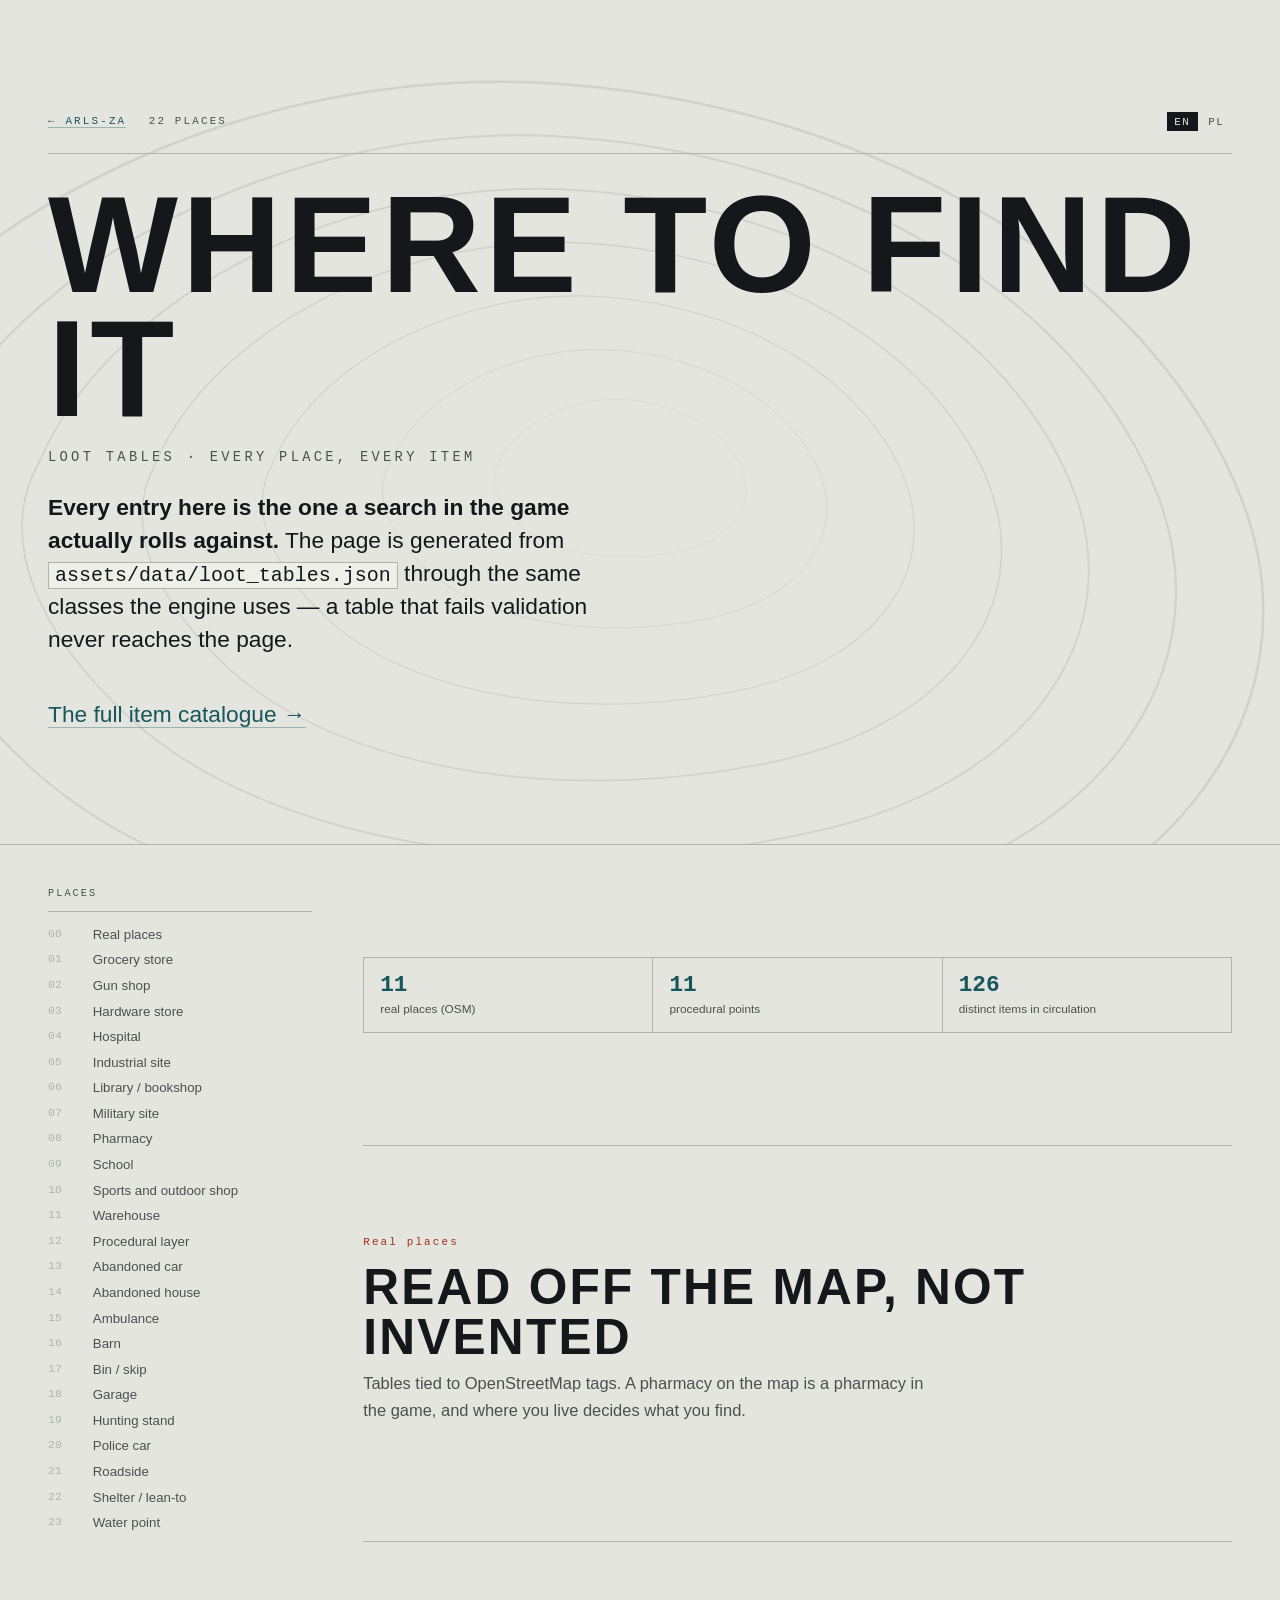
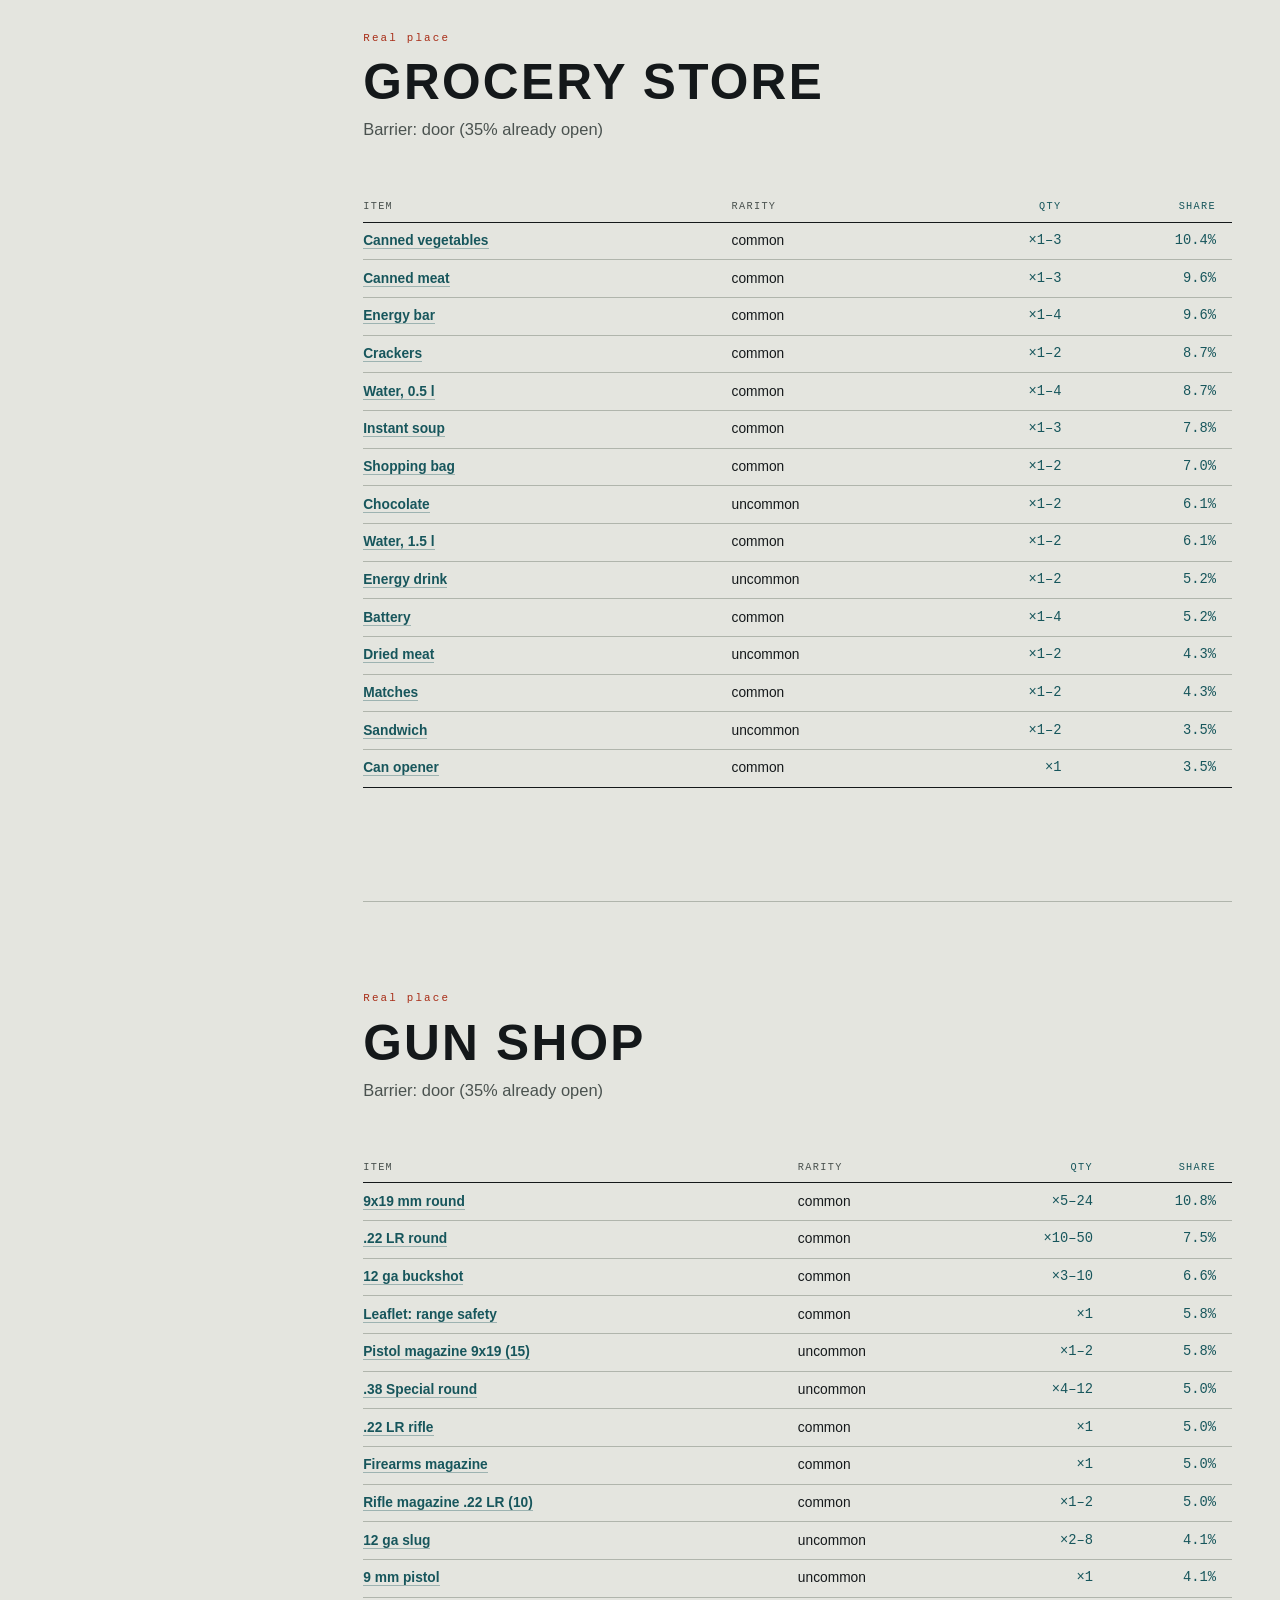
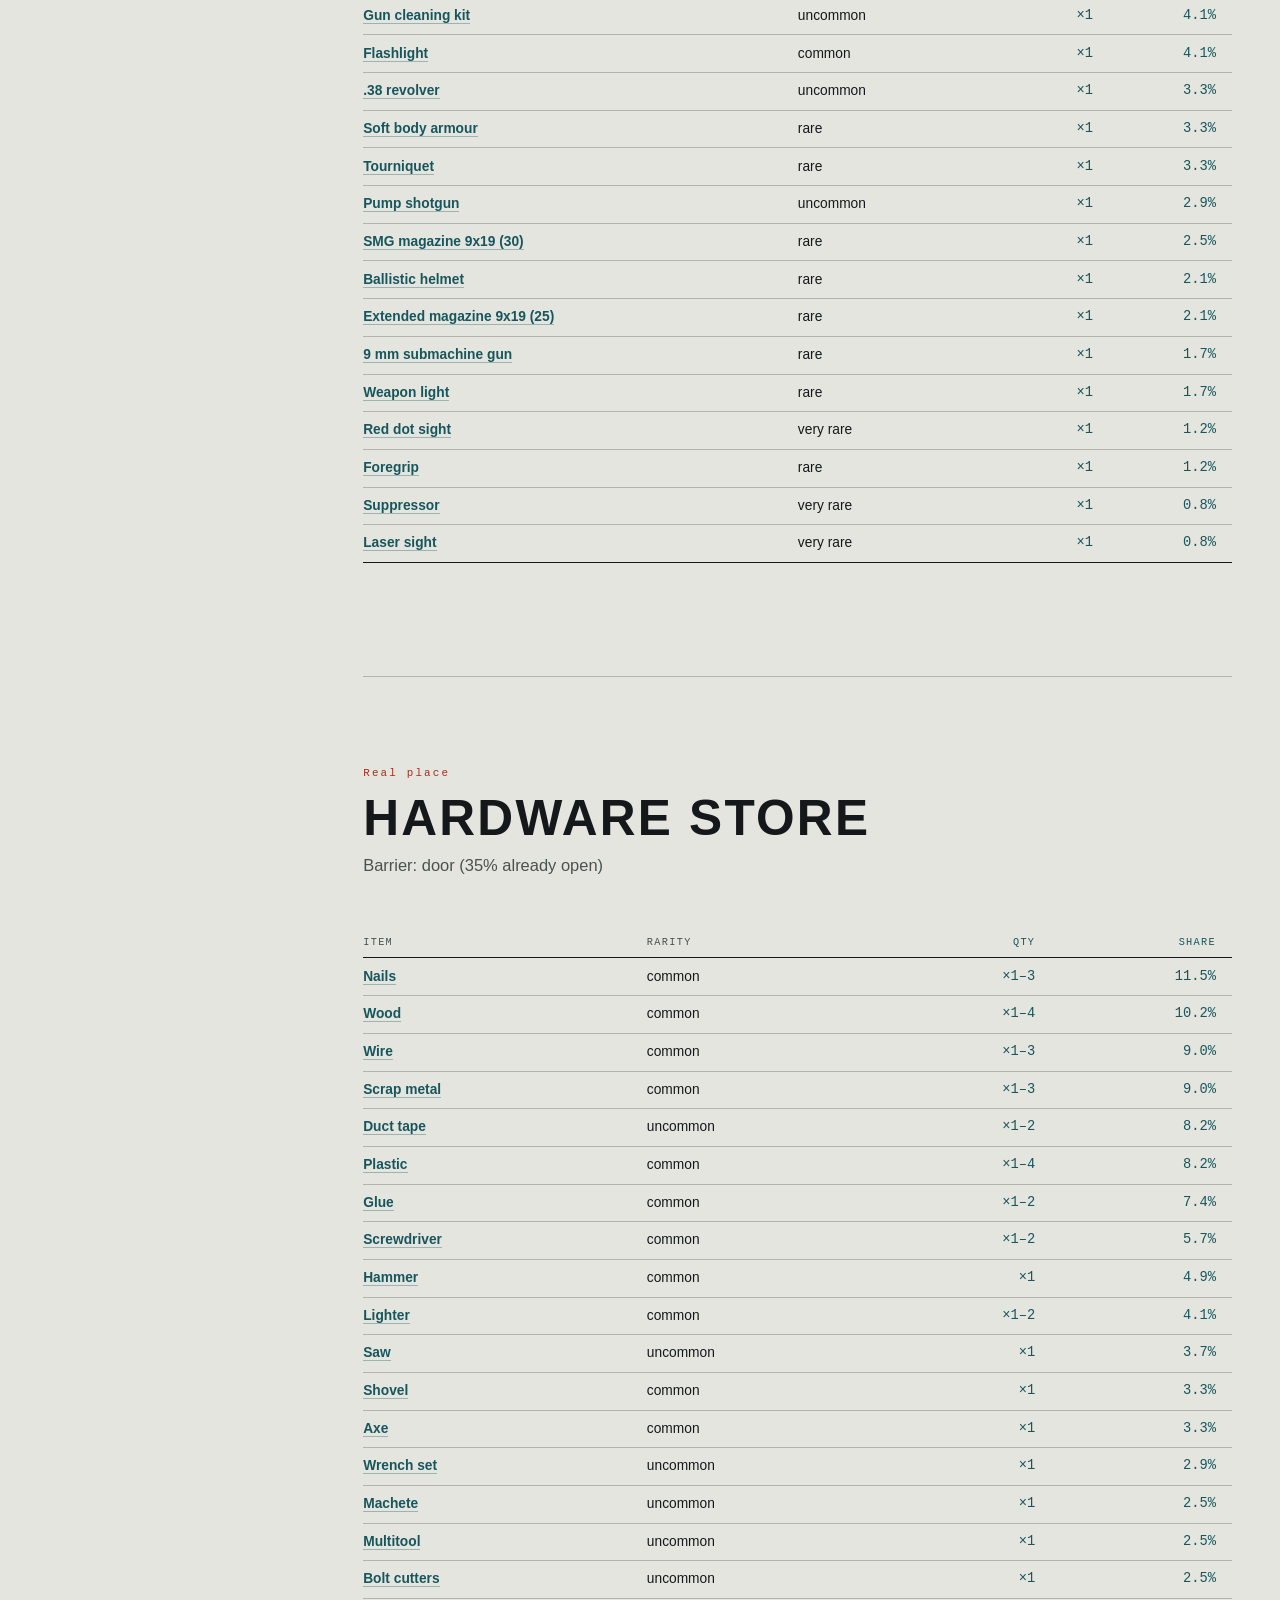
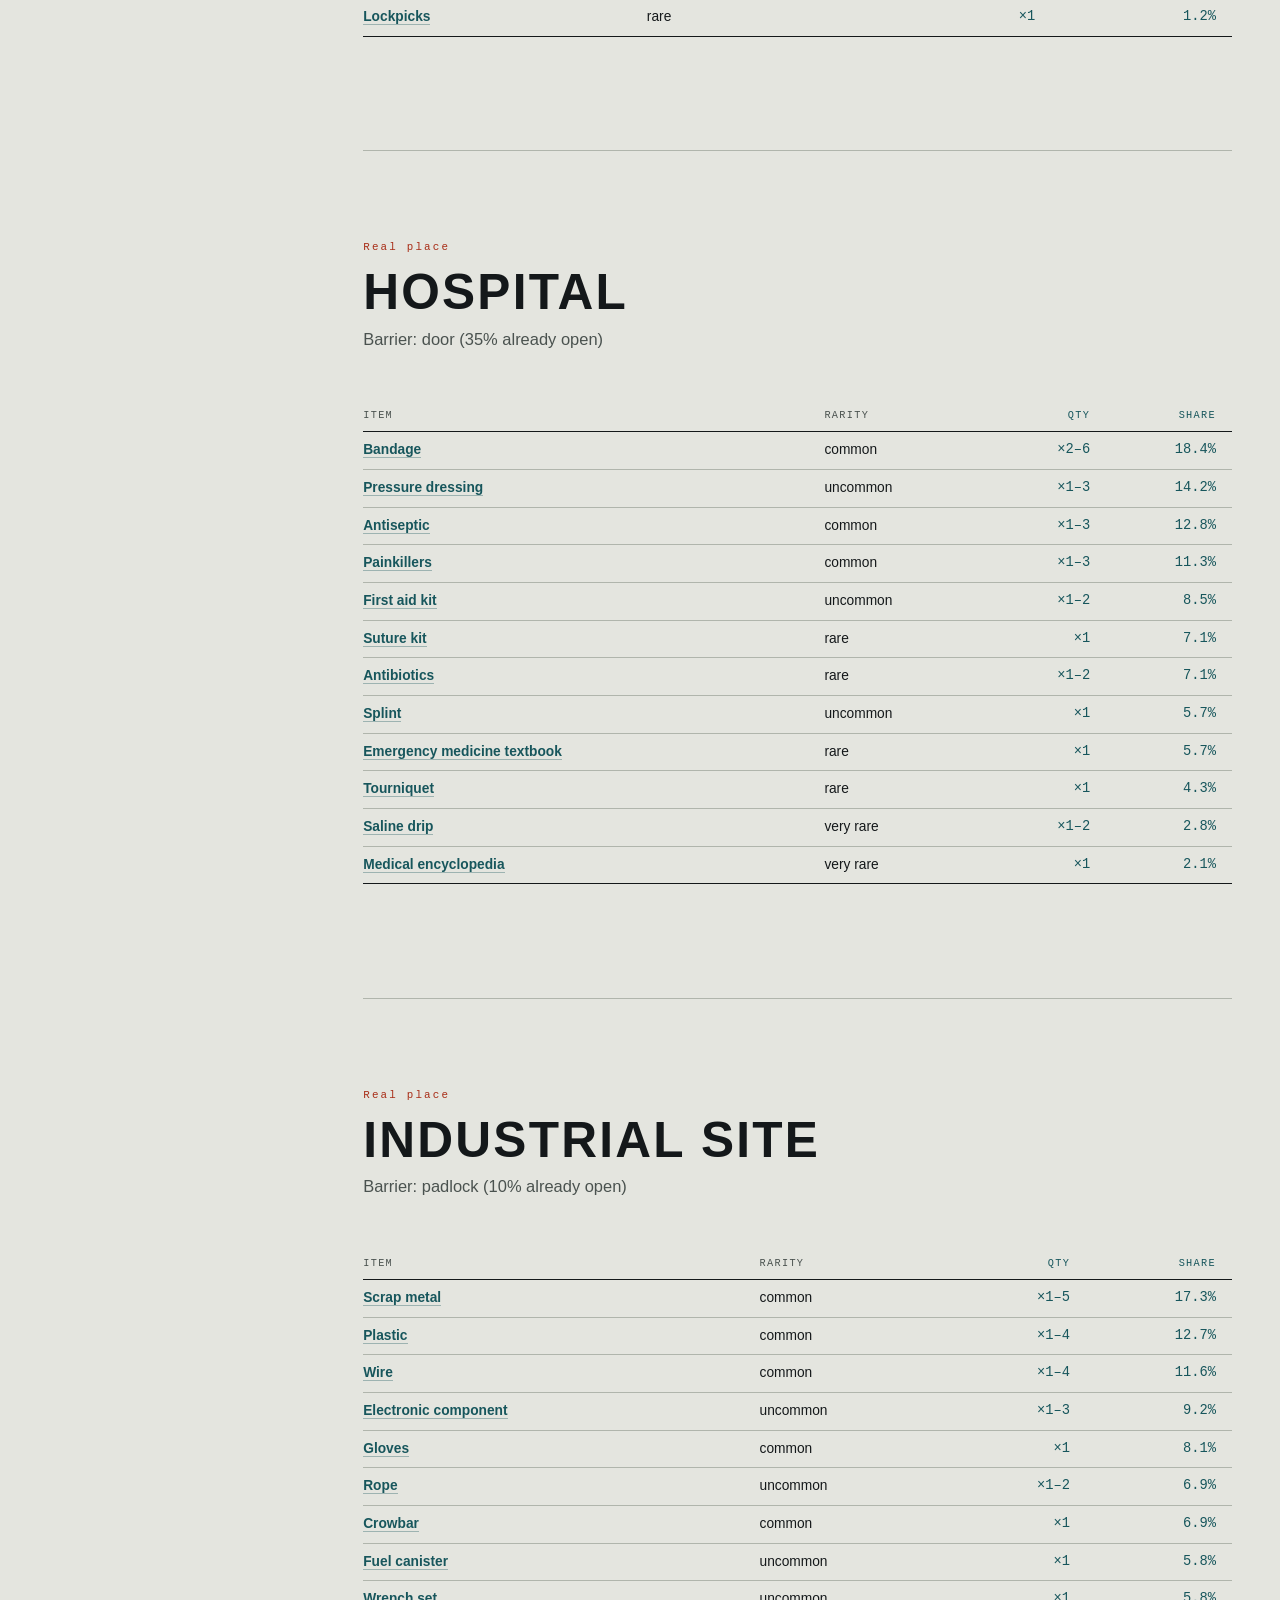
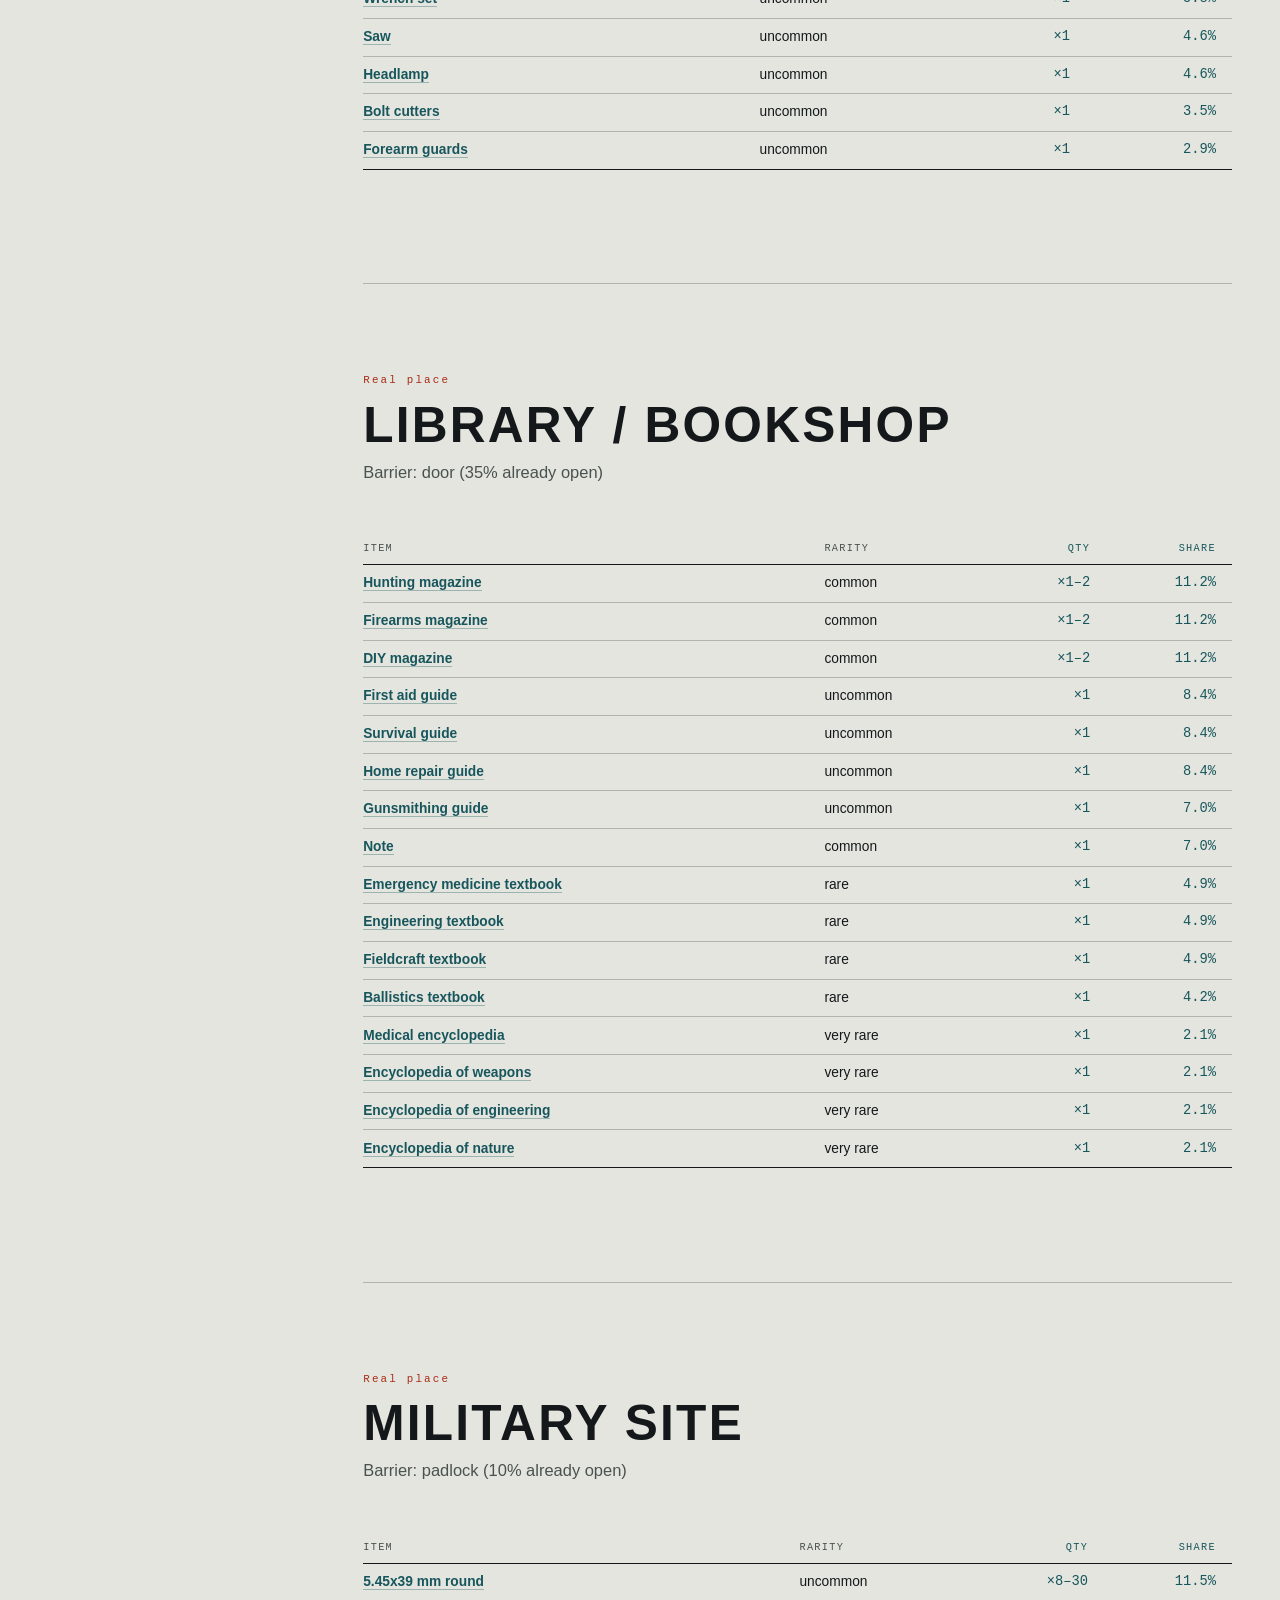
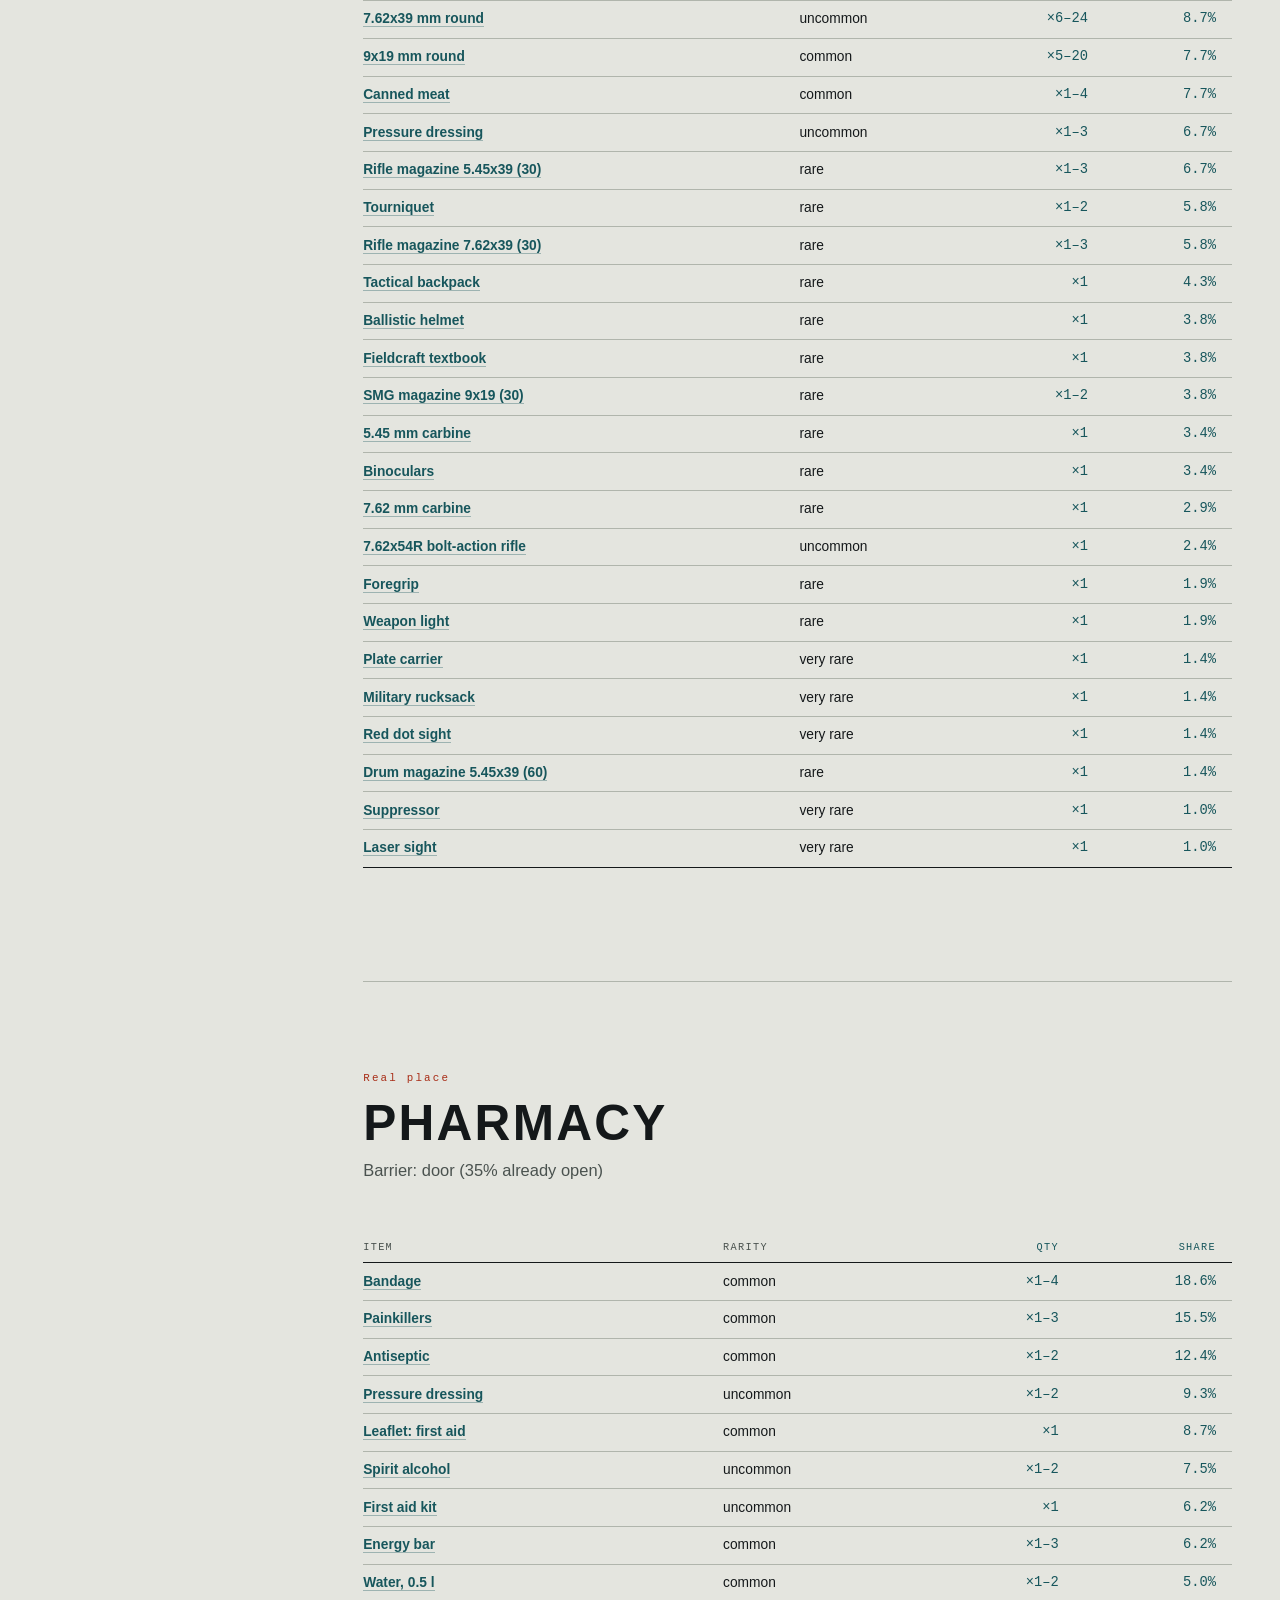
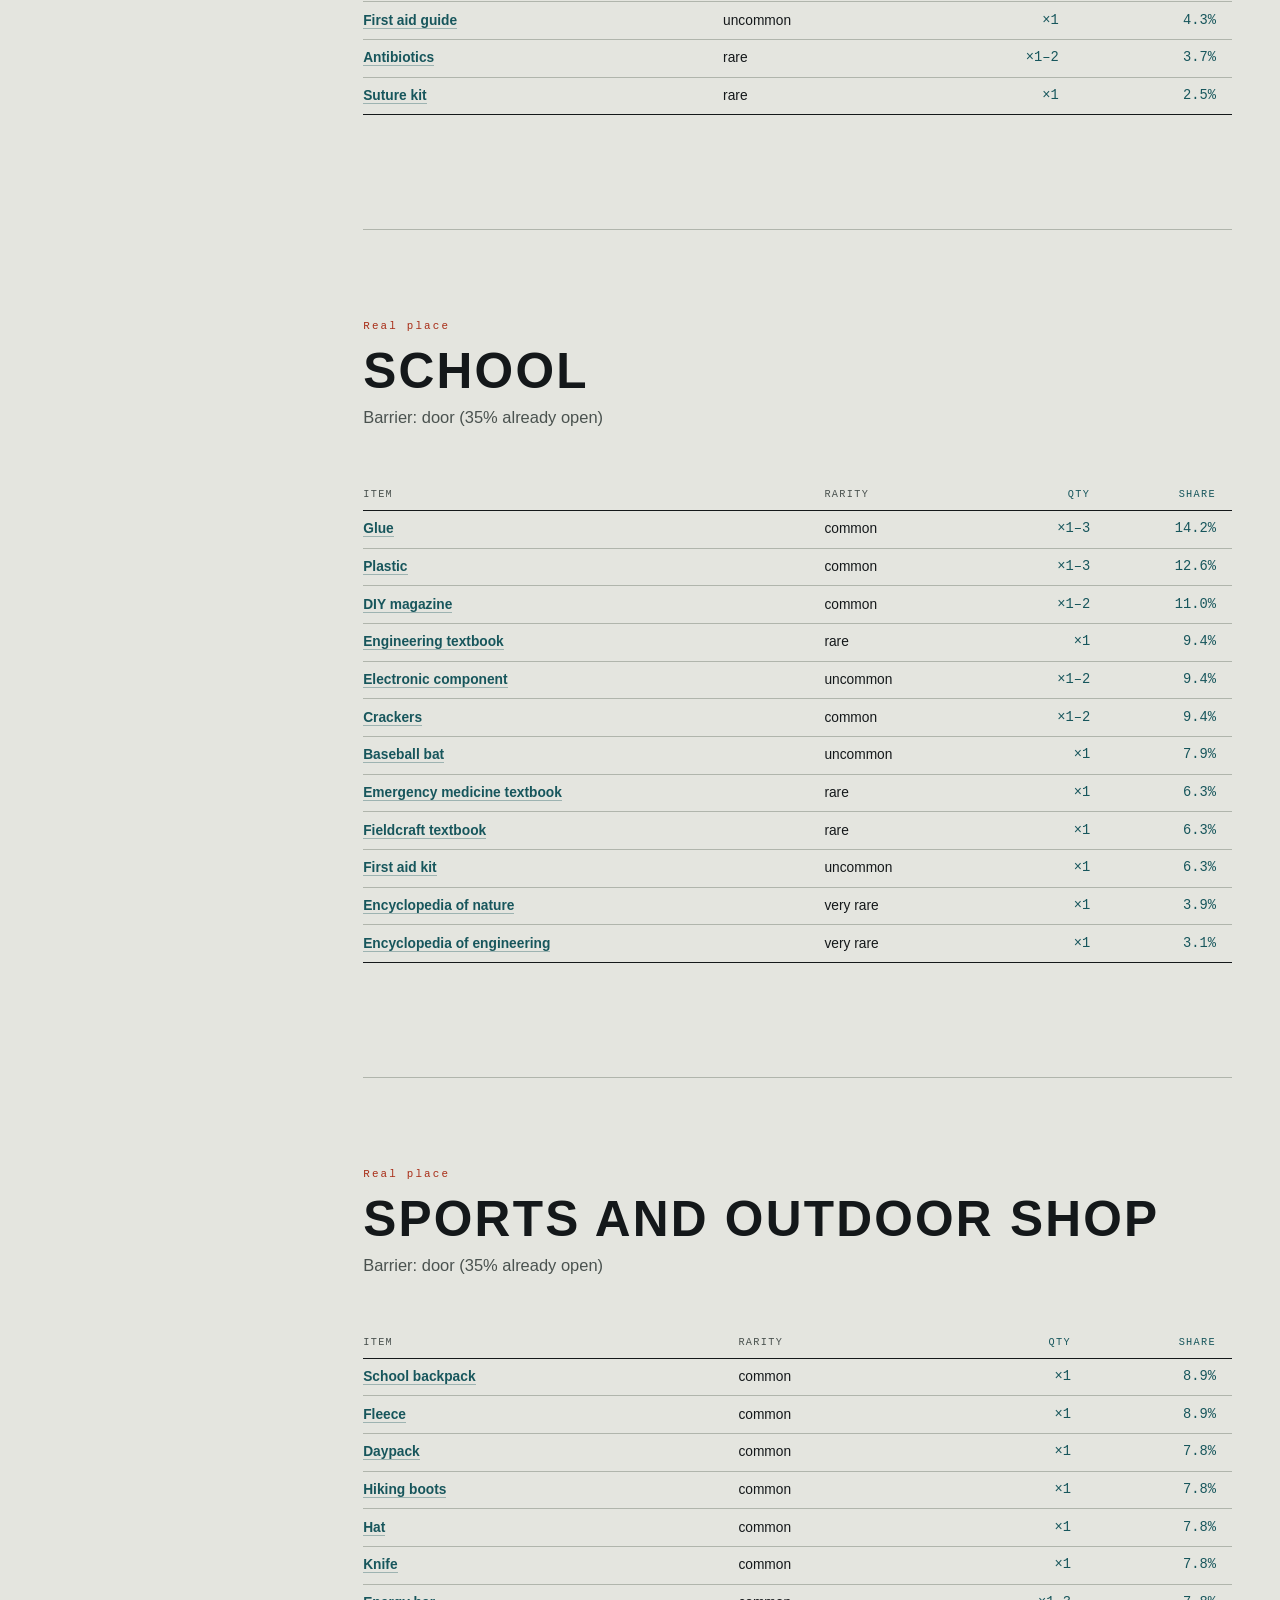
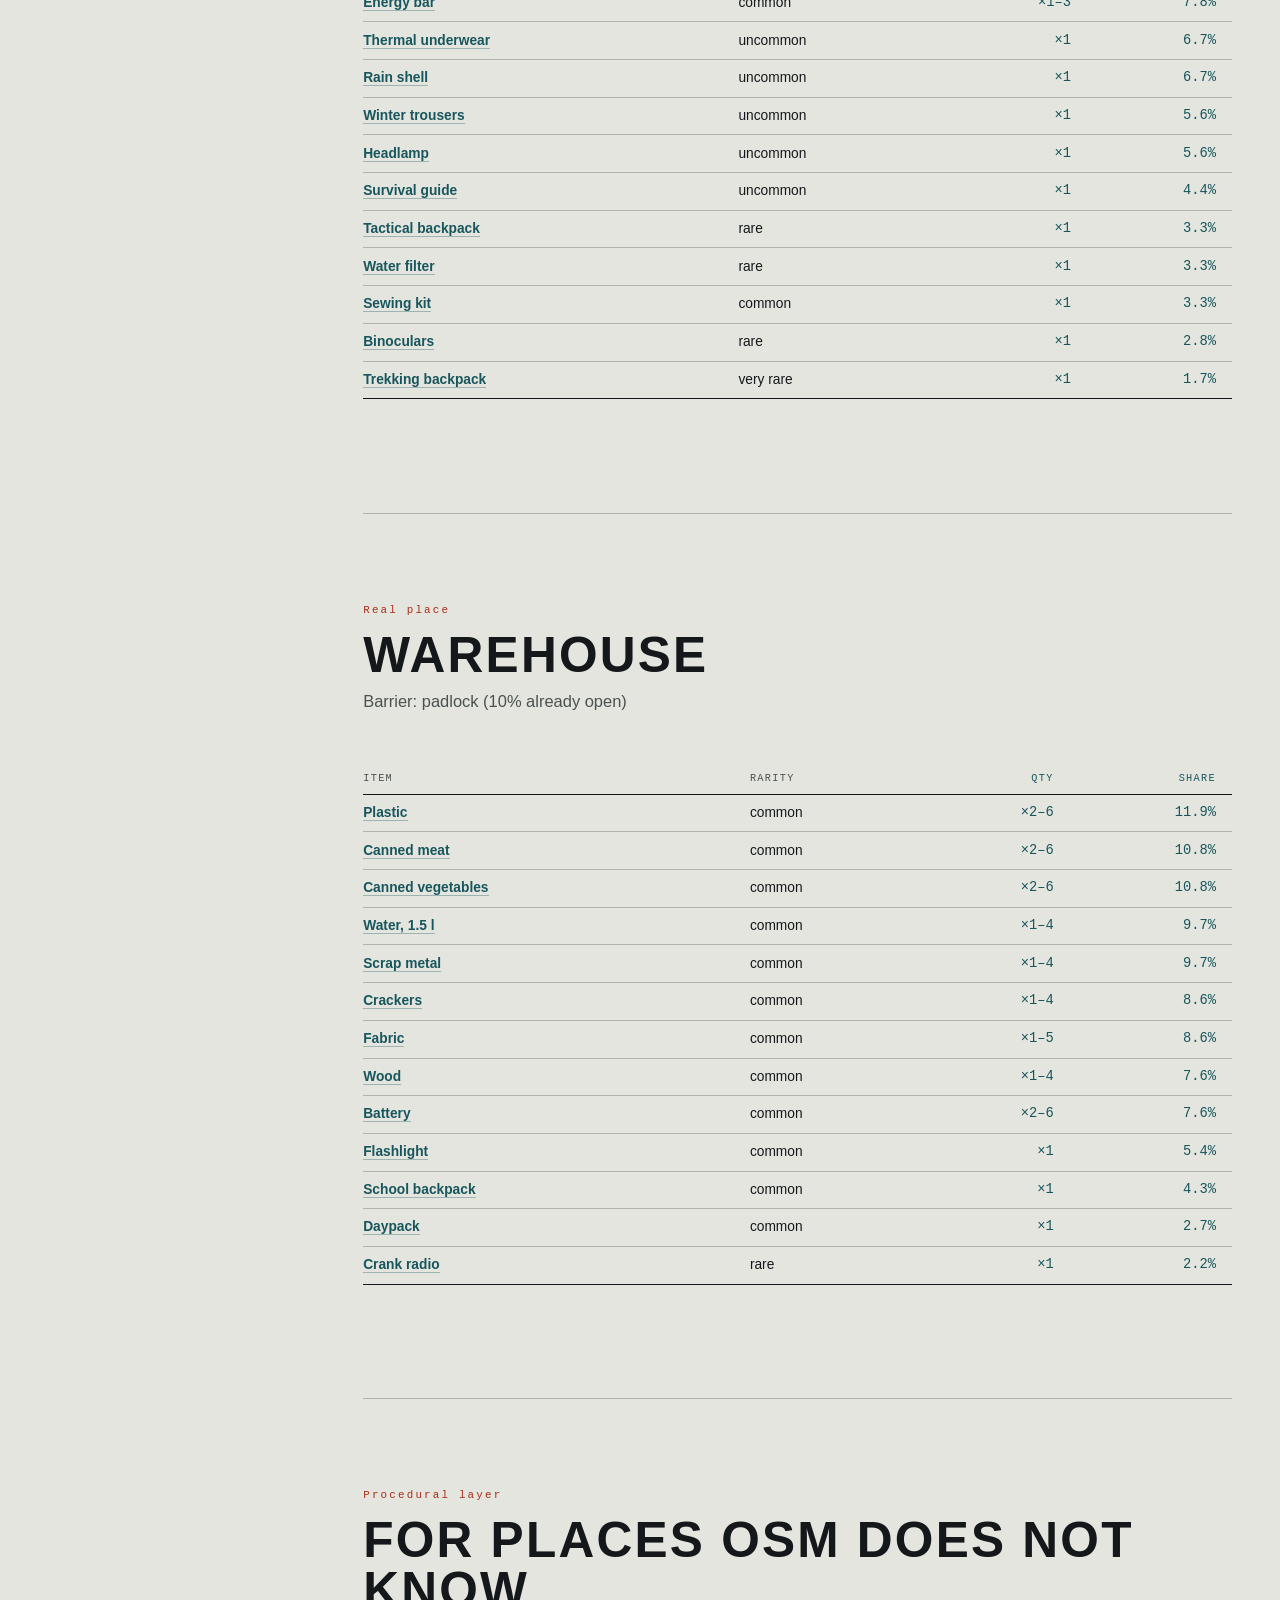
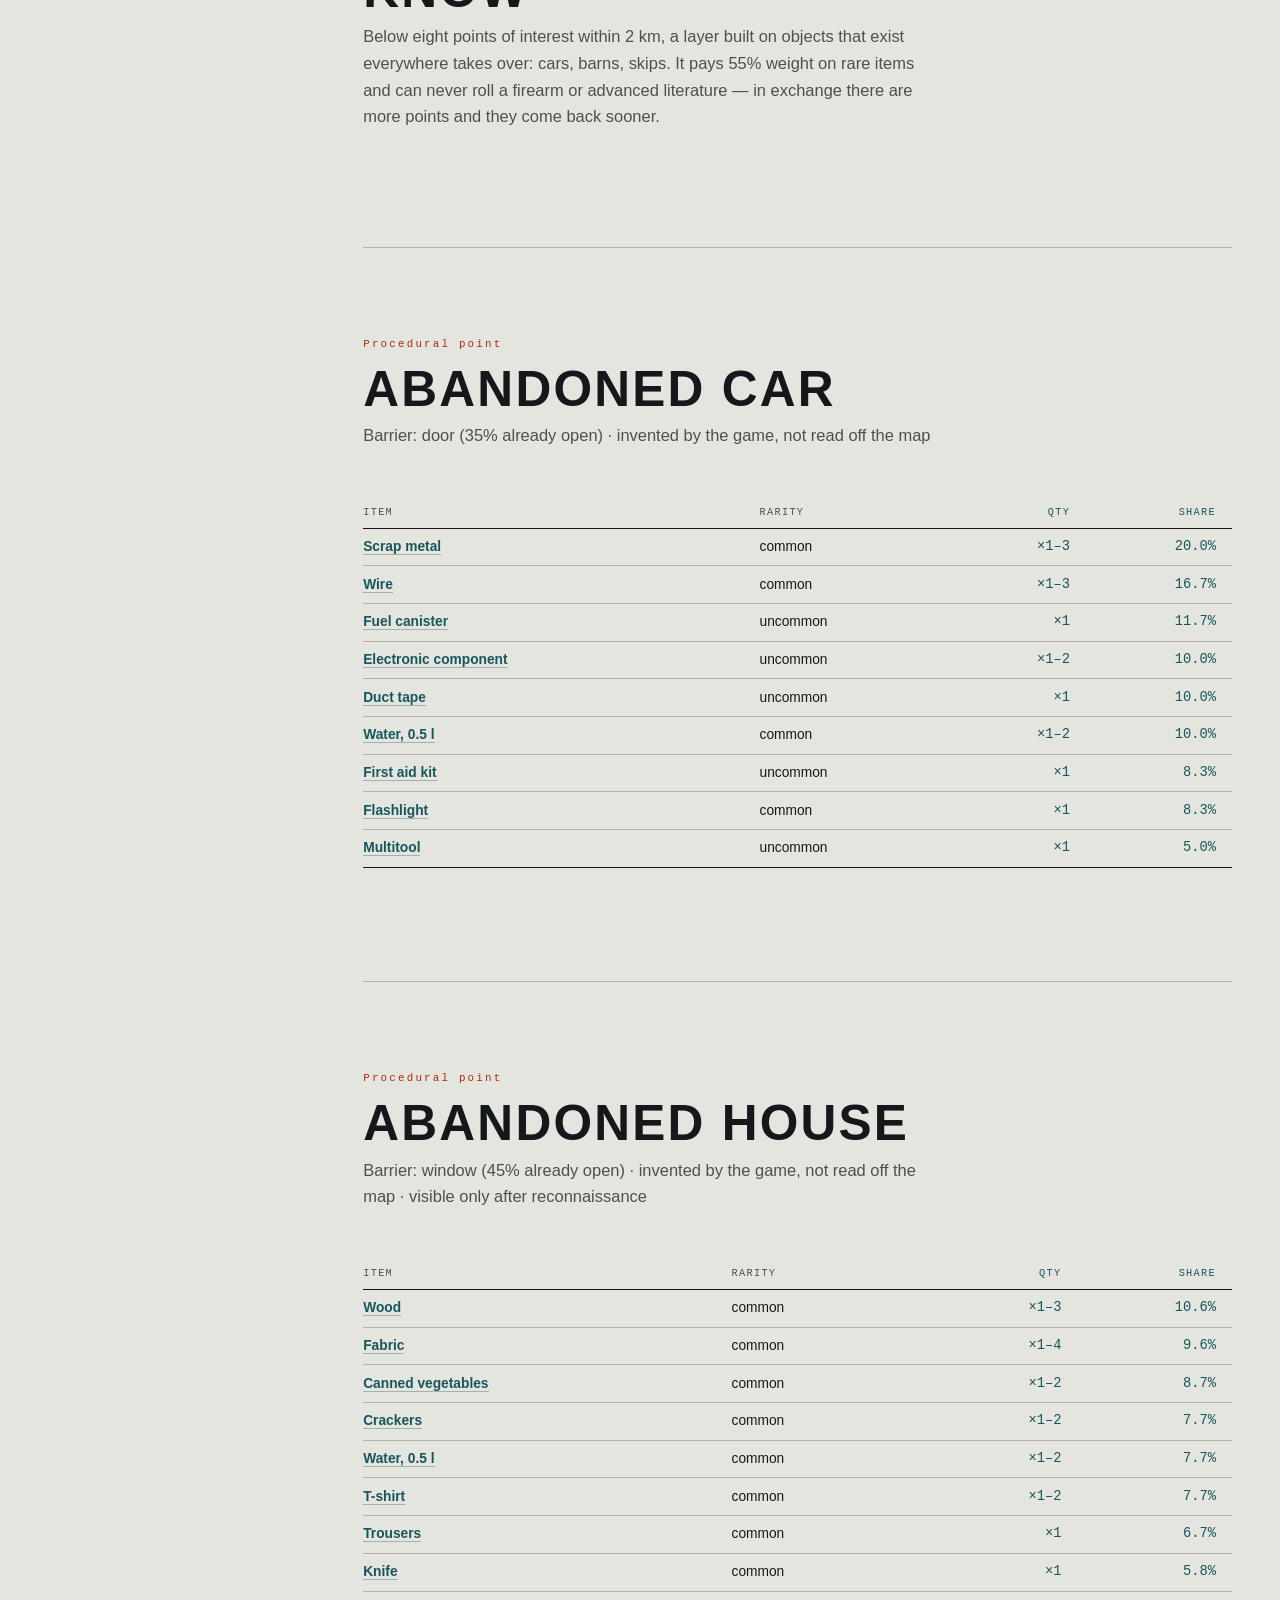
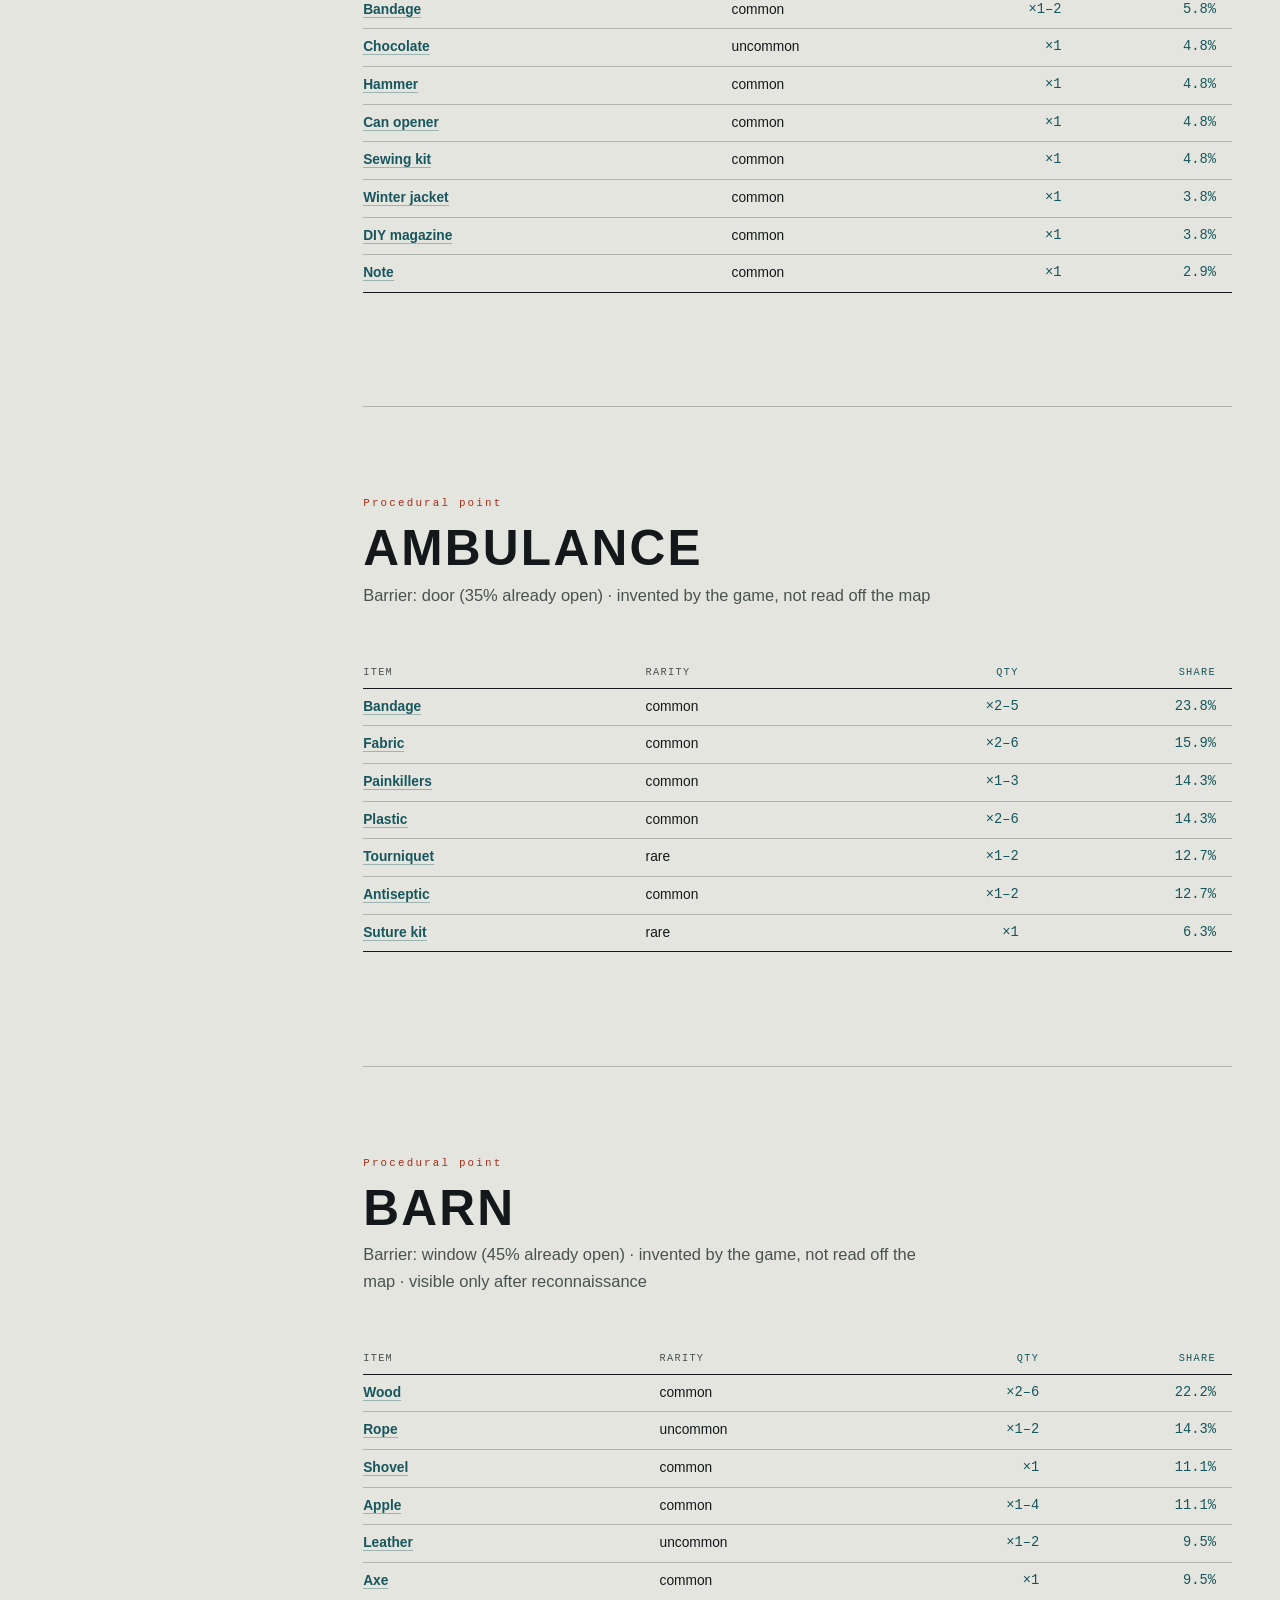
<file: loot.html>
<!doctype html>
<html lang="en">
<head>
<meta charset="utf-8">
<meta name="viewport" content="width=device-width, initial-scale=1">
<title>Where to find it — ARLS-ZA</title>
<meta name="description" content="Every searchable place in ARLS-ZA and what it holds — straight from the loot tables the game rolls against.">
<meta name="color-scheme" content="light">
<meta property="og:title" content="Where to find it — ARLS-ZA">
<meta property="og:description" content="Every searchable place in ARLS-ZA and what it holds — straight from the loot tables the game rolls against.">
<meta property="og:type" content="website">
<link rel="alternate" hreflang="en" href="loot.html">
<link rel="alternate" hreflang="pl" href="pl/loot.html">
<link rel="alternate" hreflang="x-default" href="loot.html">
<link rel="icon" href="data:image/svg+xml,%3Csvg xmlns='http://www.w3.org/2000/svg' viewBox='0 0 32 32'%3E%3Crect width='32' height='32' fill='%23E4E5DF'/%3E%3Ccircle cx='16' cy='16' r='4' fill='none' stroke='%23A82D17' stroke-width='1.5'/%3E%3Ccircle cx='16' cy='16' r='9' fill='none' stroke='%23A82D17' stroke-width='1.2' opacity='.6'/%3E%3Ccircle cx='16' cy='16' r='14' fill='none' stroke='%23A82D17' stroke-width='1' opacity='.35'/%3E%3C/svg%3E">
<link rel="stylesheet" href="assets/site.css">
</head>
<body>
<a class="skip" href="#content">Skip to content</a>

<header class="hero">
  <svg class="hero__contour" viewBox="0 0 900 500" aria-hidden="true" preserveAspectRatio="xMidYMid slice">
    <g fill="none" stroke="currentColor" stroke-width="1">
      <g id="c"><path d="M120 250c40-95 175-160 300-150 130 10 235 78 268 165 30 80-25 160-140 186-140 32-300 10-378-62-52-48-72-99-50-139z"/></g>
      <use href="#c" transform="translate(450 250) scale(.86) translate(-450 -250)"/>
      <use href="#c" transform="translate(450 250) scale(.72) translate(-450 -250)"/>
      <use href="#c" transform="translate(450 250) scale(.58) translate(-450 -250)"/>
      <use href="#c" transform="translate(450 250) scale(.44) translate(-450 -250)"/>
      <use href="#c" transform="translate(450 250) scale(.30) translate(-450 -250)"/>
      <use href="#c" transform="translate(450 250) scale(.17) translate(-450 -250)"/>
    </g>
  </svg>

  <div class="hero__inner">
    <div class="hero__meta eyebrow">
      <span><a href="index.html">← ARLS-ZA</a></span>
      <span>22 places</span>
      <nav class="langs" aria-label="Language">
        <a href="loot.html" aria-current="true" data-lang-link hreflang="en">EN</a>
        <a href="pl/loot.html" data-lang-link hreflang="pl">PL</a>
      </nav>
    </div>

    <h1>
      <span class="hero__title">Where to find it</span>
      <span class="hero__sub">Loot tables · every place, every item</span>
    </h1>
    <p class="thesis">
      <strong>Every entry here is the one a search in the game actually rolls against.</strong> The page is generated from <code>assets/data/loot_tables.json</code> through the same classes the engine uses — a table that fails validation never reaches the page.
    </p>
    <p class="thesis">
      <a href="items.html">The full item catalogue →</a>
    </p>
  </div>
</header>

<div class="shell">
  <div class="layout">

    <nav class="rail" aria-label="Places">
      <p class="rail__t">Places</p>
      <ol id="rail-list">
        <li><a href="#real"><span>00</span><span>Real places</span></a></li>
        <li><a href="#poi_grocery"><span>01</span><span>Grocery store</span></a></li>
        <li><a href="#poi_weapons"><span>02</span><span>Gun shop</span></a></li>
        <li><a href="#poi_hardware"><span>03</span><span>Hardware store</span></a></li>
        <li><a href="#poi_hospital"><span>04</span><span>Hospital</span></a></li>
        <li><a href="#poi_industrial"><span>05</span><span>Industrial site</span></a></li>
        <li><a href="#poi_library"><span>06</span><span>Library / bookshop</span></a></li>
        <li><a href="#poi_military"><span>07</span><span>Military site</span></a></li>
        <li><a href="#poi_pharmacy"><span>08</span><span>Pharmacy</span></a></li>
        <li><a href="#poi_school"><span>09</span><span>School</span></a></li>
        <li><a href="#poi_sports"><span>10</span><span>Sports and outdoor shop</span></a></li>
        <li><a href="#poi_warehouse"><span>11</span><span>Warehouse</span></a></li>
        <li><a href="#procedural"><span>12</span><span>Procedural layer</span></a></li>
        <li><a href="#proc_abandoned_car"><span>13</span><span>Abandoned car</span></a></li>
        <li><a href="#proc_abandoned_house"><span>14</span><span>Abandoned house</span></a></li>
        <li><a href="#proc_ambulance"><span>15</span><span>Ambulance</span></a></li>
        <li><a href="#proc_barn"><span>16</span><span>Barn</span></a></li>
        <li><a href="#proc_waste"><span>17</span><span>Bin / skip</span></a></li>
        <li><a href="#proc_garage"><span>18</span><span>Garage</span></a></li>
        <li><a href="#proc_hunting_stand"><span>19</span><span>Hunting stand</span></a></li>
        <li><a href="#proc_police_car"><span>20</span><span>Police car</span></a></li>
        <li><a href="#proc_roadside"><span>21</span><span>Roadside</span></a></li>
        <li><a href="#proc_shelter"><span>22</span><span>Shelter / lean-to</span></a></li>
        <li><a href="#proc_water_point"><span>23</span><span>Water point</span></a></li>
      </ol>
    </nav>

    <main id="content">

      <div class="jump">
        <label class="eyebrow" for="jump-sel">Jump to</label>
        <select id="jump-sel" aria-label="Jump to">
          <option value="#real">00 — Real places</option>
          <option value="#poi_grocery">01 — Grocery store</option>
          <option value="#poi_weapons">02 — Gun shop</option>
          <option value="#poi_hardware">03 — Hardware store</option>
          <option value="#poi_hospital">04 — Hospital</option>
          <option value="#poi_industrial">05 — Industrial site</option>
          <option value="#poi_library">06 — Library / bookshop</option>
          <option value="#poi_military">07 — Military site</option>
          <option value="#poi_pharmacy">08 — Pharmacy</option>
          <option value="#poi_school">09 — School</option>
          <option value="#poi_sports">10 — Sports and outdoor shop</option>
          <option value="#poi_warehouse">11 — Warehouse</option>
          <option value="#procedural">12 — Procedural layer</option>
          <option value="#proc_abandoned_car">13 — Abandoned car</option>
          <option value="#proc_abandoned_house">14 — Abandoned house</option>
          <option value="#proc_ambulance">15 — Ambulance</option>
          <option value="#proc_barn">16 — Barn</option>
          <option value="#proc_waste">17 — Bin / skip</option>
          <option value="#proc_garage">18 — Garage</option>
          <option value="#proc_hunting_stand">19 — Hunting stand</option>
          <option value="#proc_police_car">20 — Police car</option>
          <option value="#proc_roadside">21 — Roadside</option>
          <option value="#proc_shelter">22 — Shelter / lean-to</option>
          <option value="#proc_water_point">23 — Water point</option>
        </select>
      </div>

      <section class="sec">
        <div class="stats">
          <div class="stat"><b>11</b><span>real places (OSM)</span></div>
          <div class="stat"><b>11</b><span>procedural points</span></div>
          <div class="stat"><b>126</b><span>distinct items in circulation</span></div>
        </div>
      </section>

      <section class="sec" id="real">
        <div class="sec__hd">
          <span class="sec__no">Real places</span>
          <h2>Read off the map, not invented</h2>
          <p class="sec__lede">Tables tied to OpenStreetMap tags. A pharmacy on the map is a pharmacy in the game, and where you live decides what you find.</p>
        </div>
      </section>

      <section class="sec" id="poi_grocery">
        <div class="sec__hd">
          <span class="sec__no">Real place</span>
          <h2>Grocery store</h2>
          <p class="sec__lede">Barrier: door (35% already open)</p>
        </div>
        <div class="scroller">
          <table class="tbl">
            <thead><tr><th scope="col">Item</th><th scope="col">Rarity</th><th scope="col" class="n">Qty</th><th scope="col" class="n">Share</th></tr></thead>
            <tbody>
              <tr><th scope="row"><a href="items.html#item-food_canned_vegetables">Canned vegetables</a></th><td>common</td><td class="n">×1–3</td><td class="n">10.4%</td></tr>
              <tr><th scope="row"><a href="items.html#item-food_canned_meat">Canned meat</a></th><td>common</td><td class="n">×1–3</td><td class="n">9.6%</td></tr>
              <tr><th scope="row"><a href="items.html#item-food_energy_bar">Energy bar</a></th><td>common</td><td class="n">×1–4</td><td class="n">9.6%</td></tr>
              <tr><th scope="row"><a href="items.html#item-food_crackers">Crackers</a></th><td>common</td><td class="n">×1–2</td><td class="n">8.7%</td></tr>
              <tr><th scope="row"><a href="items.html#item-drink_water_bottle_500">Water, 0.5 l</a></th><td>common</td><td class="n">×1–4</td><td class="n">8.7%</td></tr>
              <tr><th scope="row"><a href="items.html#item-food_instant_soup">Instant soup</a></th><td>common</td><td class="n">×1–3</td><td class="n">7.8%</td></tr>
              <tr><th scope="row"><a href="items.html#item-pack_shopping_bag">Shopping bag</a></th><td>common</td><td class="n">×1–2</td><td class="n">7.0%</td></tr>
              <tr><th scope="row"><a href="items.html#item-food_chocolate">Chocolate</a></th><td>uncommon</td><td class="n">×1–2</td><td class="n">6.1%</td></tr>
              <tr><th scope="row"><a href="items.html#item-drink_water_bottle_1500">Water, 1.5 l</a></th><td>common</td><td class="n">×1–2</td><td class="n">6.1%</td></tr>
              <tr><th scope="row"><a href="items.html#item-drink_energy">Energy drink</a></th><td>uncommon</td><td class="n">×1–2</td><td class="n">5.2%</td></tr>
              <tr><th scope="row"><a href="items.html#item-mat_battery">Battery</a></th><td>common</td><td class="n">×1–4</td><td class="n">5.2%</td></tr>
              <tr><th scope="row"><a href="items.html#item-food_dried_meat">Dried meat</a></th><td>uncommon</td><td class="n">×1–2</td><td class="n">4.3%</td></tr>
              <tr><th scope="row"><a href="items.html#item-tool_matches">Matches</a></th><td>common</td><td class="n">×1–2</td><td class="n">4.3%</td></tr>
              <tr><th scope="row"><a href="items.html#item-food_sandwich">Sandwich</a></th><td>uncommon</td><td class="n">×1–2</td><td class="n">3.5%</td></tr>
              <tr><th scope="row"><a href="items.html#item-tool_can_opener">Can opener</a></th><td>common</td><td class="n">×1</td><td class="n">3.5%</td></tr>
            </tbody>
          </table>
        </div>
      </section>

      <section class="sec" id="poi_weapons">
        <div class="sec__hd">
          <span class="sec__no">Real place</span>
          <h2>Gun shop</h2>
          <p class="sec__lede">Barrier: door (35% already open)</p>
        </div>
        <div class="scroller">
          <table class="tbl">
            <thead><tr><th scope="col">Item</th><th scope="col">Rarity</th><th scope="col" class="n">Qty</th><th scope="col" class="n">Share</th></tr></thead>
            <tbody>
              <tr><th scope="row"><a href="items.html#item-ammo_9x19">9x19 mm round</a></th><td>common</td><td class="n">×5–24</td><td class="n">10.8%</td></tr>
              <tr><th scope="row"><a href="items.html#item-ammo_22lr">.22 LR round</a></th><td>common</td><td class="n">×10–50</td><td class="n">7.5%</td></tr>
              <tr><th scope="row"><a href="items.html#item-ammo_12ga_buck">12 ga buckshot</a></th><td>common</td><td class="n">×3–10</td><td class="n">6.6%</td></tr>
              <tr><th scope="row"><a href="items.html#item-lit_leaflet_range_safety">Leaflet: range safety</a></th><td>common</td><td class="n">×1</td><td class="n">5.8%</td></tr>
              <tr><th scope="row"><a href="items.html#item-mag_pistol_9mm">Pistol magazine 9x19 (15)</a></th><td>uncommon</td><td class="n">×1–2</td><td class="n">5.8%</td></tr>
              <tr><th scope="row"><a href="items.html#item-ammo_38special">.38 Special round</a></th><td>uncommon</td><td class="n">×4–12</td><td class="n">5.0%</td></tr>
              <tr><th scope="row"><a href="items.html#item-weapon_rifle_22lr">.22 LR rifle</a></th><td>common</td><td class="n">×1</td><td class="n">5.0%</td></tr>
              <tr><th scope="row"><a href="items.html#item-lit_magazine_guns">Firearms magazine</a></th><td>common</td><td class="n">×1</td><td class="n">5.0%</td></tr>
              <tr><th scope="row"><a href="items.html#item-mag_rifle_22lr">Rifle magazine .22 LR (10)</a></th><td>common</td><td class="n">×1–2</td><td class="n">5.0%</td></tr>
              <tr><th scope="row"><a href="items.html#item-ammo_12ga_slug">12 ga slug</a></th><td>uncommon</td><td class="n">×2–8</td><td class="n">4.1%</td></tr>
              <tr><th scope="row"><a href="items.html#item-weapon_pistol_9mm">9 mm pistol</a></th><td>uncommon</td><td class="n">×1</td><td class="n">4.1%</td></tr>
              <tr><th scope="row"><a href="items.html#item-tool_gun_cleaning_kit">Gun cleaning kit</a></th><td>uncommon</td><td class="n">×1</td><td class="n">4.1%</td></tr>
              <tr><th scope="row"><a href="items.html#item-tool_flashlight">Flashlight</a></th><td>common</td><td class="n">×1</td><td class="n">4.1%</td></tr>
              <tr><th scope="row"><a href="items.html#item-weapon_revolver_38">.38 revolver</a></th><td>uncommon</td><td class="n">×1</td><td class="n">3.3%</td></tr>
              <tr><th scope="row"><a href="items.html#item-armor_vest_soft">Soft body armour</a></th><td>rare</td><td class="n">×1</td><td class="n">3.3%</td></tr>
              <tr><th scope="row"><a href="items.html#item-med_tourniquet">Tourniquet</a></th><td>rare</td><td class="n">×1</td><td class="n">3.3%</td></tr>
              <tr><th scope="row"><a href="items.html#item-weapon_shotgun_pump">Pump shotgun</a></th><td>uncommon</td><td class="n">×1</td><td class="n">2.9%</td></tr>
              <tr><th scope="row"><a href="items.html#item-mag_smg_9mm">SMG magazine 9x19 (30)</a></th><td>rare</td><td class="n">×1</td><td class="n">2.5%</td></tr>
              <tr><th scope="row"><a href="items.html#item-armor_helmet_ballistic">Ballistic helmet</a></th><td>rare</td><td class="n">×1</td><td class="n">2.1%</td></tr>
              <tr><th scope="row"><a href="items.html#item-mag_pistol_9mm_ext">Extended magazine 9x19 (25)</a></th><td>rare</td><td class="n">×1</td><td class="n">2.1%</td></tr>
              <tr><th scope="row"><a href="items.html#item-weapon_smg_9mm">9 mm submachine gun</a></th><td>rare</td><td class="n">×1</td><td class="n">1.7%</td></tr>
              <tr><th scope="row"><a href="items.html#item-att_weapon_light">Weapon light</a></th><td>rare</td><td class="n">×1</td><td class="n">1.7%</td></tr>
              <tr><th scope="row"><a href="items.html#item-att_red_dot">Red dot sight</a></th><td>very rare</td><td class="n">×1</td><td class="n">1.2%</td></tr>
              <tr><th scope="row"><a href="items.html#item-att_foregrip">Foregrip</a></th><td>rare</td><td class="n">×1</td><td class="n">1.2%</td></tr>
              <tr><th scope="row"><a href="items.html#item-tool_suppressor">Suppressor</a></th><td>very rare</td><td class="n">×1</td><td class="n">0.8%</td></tr>
              <tr><th scope="row"><a href="items.html#item-att_laser">Laser sight</a></th><td>very rare</td><td class="n">×1</td><td class="n">0.8%</td></tr>
            </tbody>
          </table>
        </div>
      </section>

      <section class="sec" id="poi_hardware">
        <div class="sec__hd">
          <span class="sec__no">Real place</span>
          <h2>Hardware store</h2>
          <p class="sec__lede">Barrier: door (35% already open)</p>
        </div>
        <div class="scroller">
          <table class="tbl">
            <thead><tr><th scope="col">Item</th><th scope="col">Rarity</th><th scope="col" class="n">Qty</th><th scope="col" class="n">Share</th></tr></thead>
            <tbody>
              <tr><th scope="row"><a href="items.html#item-mat_nails">Nails</a></th><td>common</td><td class="n">×1–3</td><td class="n">11.5%</td></tr>
              <tr><th scope="row"><a href="items.html#item-mat_wood">Wood</a></th><td>common</td><td class="n">×1–4</td><td class="n">10.2%</td></tr>
              <tr><th scope="row"><a href="items.html#item-mat_wire">Wire</a></th><td>common</td><td class="n">×1–3</td><td class="n">9.0%</td></tr>
              <tr><th scope="row"><a href="items.html#item-mat_metal">Scrap metal</a></th><td>common</td><td class="n">×1–3</td><td class="n">9.0%</td></tr>
              <tr><th scope="row"><a href="items.html#item-mat_duct_tape">Duct tape</a></th><td>uncommon</td><td class="n">×1–2</td><td class="n">8.2%</td></tr>
              <tr><th scope="row"><a href="items.html#item-mat_plastic">Plastic</a></th><td>common</td><td class="n">×1–4</td><td class="n">8.2%</td></tr>
              <tr><th scope="row"><a href="items.html#item-mat_glue">Glue</a></th><td>common</td><td class="n">×1–2</td><td class="n">7.4%</td></tr>
              <tr><th scope="row"><a href="items.html#item-melee_screwdriver">Screwdriver</a></th><td>common</td><td class="n">×1–2</td><td class="n">5.7%</td></tr>
              <tr><th scope="row"><a href="items.html#item-melee_hammer">Hammer</a></th><td>common</td><td class="n">×1</td><td class="n">4.9%</td></tr>
              <tr><th scope="row"><a href="items.html#item-tool_lighter">Lighter</a></th><td>common</td><td class="n">×1–2</td><td class="n">4.1%</td></tr>
              <tr><th scope="row"><a href="items.html#item-tool_saw">Saw</a></th><td>uncommon</td><td class="n">×1</td><td class="n">3.7%</td></tr>
              <tr><th scope="row"><a href="items.html#item-melee_shovel">Shovel</a></th><td>common</td><td class="n">×1</td><td class="n">3.3%</td></tr>
              <tr><th scope="row"><a href="items.html#item-melee_axe">Axe</a></th><td>common</td><td class="n">×1</td><td class="n">3.3%</td></tr>
              <tr><th scope="row"><a href="items.html#item-tool_wrench_set">Wrench set</a></th><td>uncommon</td><td class="n">×1</td><td class="n">2.9%</td></tr>
              <tr><th scope="row"><a href="items.html#item-melee_machete">Machete</a></th><td>uncommon</td><td class="n">×1</td><td class="n">2.5%</td></tr>
              <tr><th scope="row"><a href="items.html#item-tool_multitool">Multitool</a></th><td>uncommon</td><td class="n">×1</td><td class="n">2.5%</td></tr>
              <tr><th scope="row"><a href="items.html#item-tool_bolt_cutters">Bolt cutters</a></th><td>uncommon</td><td class="n">×1</td><td class="n">2.5%</td></tr>
              <tr><th scope="row"><a href="items.html#item-tool_lockpicks">Lockpicks</a></th><td>rare</td><td class="n">×1</td><td class="n">1.2%</td></tr>
            </tbody>
          </table>
        </div>
      </section>

      <section class="sec" id="poi_hospital">
        <div class="sec__hd">
          <span class="sec__no">Real place</span>
          <h2>Hospital</h2>
          <p class="sec__lede">Barrier: door (35% already open)</p>
        </div>
        <div class="scroller">
          <table class="tbl">
            <thead><tr><th scope="col">Item</th><th scope="col">Rarity</th><th scope="col" class="n">Qty</th><th scope="col" class="n">Share</th></tr></thead>
            <tbody>
              <tr><th scope="row"><a href="items.html#item-med_bandage">Bandage</a></th><td>common</td><td class="n">×2–6</td><td class="n">18.4%</td></tr>
              <tr><th scope="row"><a href="items.html#item-med_pressure_dressing">Pressure dressing</a></th><td>uncommon</td><td class="n">×1–3</td><td class="n">14.2%</td></tr>
              <tr><th scope="row"><a href="items.html#item-med_antiseptic">Antiseptic</a></th><td>common</td><td class="n">×1–3</td><td class="n">12.8%</td></tr>
              <tr><th scope="row"><a href="items.html#item-med_painkillers">Painkillers</a></th><td>common</td><td class="n">×1–3</td><td class="n">11.3%</td></tr>
              <tr><th scope="row"><a href="items.html#item-med_first_aid_kit">First aid kit</a></th><td>uncommon</td><td class="n">×1–2</td><td class="n">8.5%</td></tr>
              <tr><th scope="row"><a href="items.html#item-med_suture_kit">Suture kit</a></th><td>rare</td><td class="n">×1</td><td class="n">7.1%</td></tr>
              <tr><th scope="row"><a href="items.html#item-med_antibiotics">Antibiotics</a></th><td>rare</td><td class="n">×1–2</td><td class="n">7.1%</td></tr>
              <tr><th scope="row"><a href="items.html#item-med_splint">Splint</a></th><td>uncommon</td><td class="n">×1</td><td class="n">5.7%</td></tr>
              <tr><th scope="row"><a href="items.html#item-lit_textbook_medicine">Emergency medicine textbook</a></th><td>rare</td><td class="n">×1</td><td class="n">5.7%</td></tr>
              <tr><th scope="row"><a href="items.html#item-med_tourniquet">Tourniquet</a></th><td>rare</td><td class="n">×1</td><td class="n">4.3%</td></tr>
              <tr><th scope="row"><a href="items.html#item-med_saline">Saline drip</a></th><td>very rare</td><td class="n">×1–2</td><td class="n">2.8%</td></tr>
              <tr><th scope="row"><a href="items.html#item-lit_encyclopedia_medicine">Medical encyclopedia</a></th><td>very rare</td><td class="n">×1</td><td class="n">2.1%</td></tr>
            </tbody>
          </table>
        </div>
      </section>

      <section class="sec" id="poi_industrial">
        <div class="sec__hd">
          <span class="sec__no">Real place</span>
          <h2>Industrial site</h2>
          <p class="sec__lede">Barrier: padlock (10% already open)</p>
        </div>
        <div class="scroller">
          <table class="tbl">
            <thead><tr><th scope="col">Item</th><th scope="col">Rarity</th><th scope="col" class="n">Qty</th><th scope="col" class="n">Share</th></tr></thead>
            <tbody>
              <tr><th scope="row"><a href="items.html#item-mat_metal">Scrap metal</a></th><td>common</td><td class="n">×1–5</td><td class="n">17.3%</td></tr>
              <tr><th scope="row"><a href="items.html#item-mat_plastic">Plastic</a></th><td>common</td><td class="n">×1–4</td><td class="n">12.7%</td></tr>
              <tr><th scope="row"><a href="items.html#item-mat_wire">Wire</a></th><td>common</td><td class="n">×1–4</td><td class="n">11.6%</td></tr>
              <tr><th scope="row"><a href="items.html#item-mat_component">Electronic component</a></th><td>uncommon</td><td class="n">×1–3</td><td class="n">9.2%</td></tr>
              <tr><th scope="row"><a href="items.html#item-cloth_gloves">Gloves</a></th><td>common</td><td class="n">×1</td><td class="n">8.1%</td></tr>
              <tr><th scope="row"><a href="items.html#item-mat_rope">Rope</a></th><td>uncommon</td><td class="n">×1–2</td><td class="n">6.9%</td></tr>
              <tr><th scope="row"><a href="items.html#item-melee_crowbar">Crowbar</a></th><td>common</td><td class="n">×1</td><td class="n">6.9%</td></tr>
              <tr><th scope="row"><a href="items.html#item-mat_fuel">Fuel canister</a></th><td>uncommon</td><td class="n">×1</td><td class="n">5.8%</td></tr>
              <tr><th scope="row"><a href="items.html#item-tool_wrench_set">Wrench set</a></th><td>uncommon</td><td class="n">×1</td><td class="n">5.8%</td></tr>
              <tr><th scope="row"><a href="items.html#item-tool_saw">Saw</a></th><td>uncommon</td><td class="n">×1</td><td class="n">4.6%</td></tr>
              <tr><th scope="row"><a href="items.html#item-tool_headlamp">Headlamp</a></th><td>uncommon</td><td class="n">×1</td><td class="n">4.6%</td></tr>
              <tr><th scope="row"><a href="items.html#item-tool_bolt_cutters">Bolt cutters</a></th><td>uncommon</td><td class="n">×1</td><td class="n">3.5%</td></tr>
              <tr><th scope="row"><a href="items.html#item-armor_bite_sleeves">Forearm guards</a></th><td>uncommon</td><td class="n">×1</td><td class="n">2.9%</td></tr>
            </tbody>
          </table>
        </div>
      </section>

      <section class="sec" id="poi_library">
        <div class="sec__hd">
          <span class="sec__no">Real place</span>
          <h2>Library / bookshop</h2>
          <p class="sec__lede">Barrier: door (35% already open)</p>
        </div>
        <div class="scroller">
          <table class="tbl">
            <thead><tr><th scope="col">Item</th><th scope="col">Rarity</th><th scope="col" class="n">Qty</th><th scope="col" class="n">Share</th></tr></thead>
            <tbody>
              <tr><th scope="row"><a href="items.html#item-lit_magazine_hunting">Hunting magazine</a></th><td>common</td><td class="n">×1–2</td><td class="n">11.2%</td></tr>
              <tr><th scope="row"><a href="items.html#item-lit_magazine_guns">Firearms magazine</a></th><td>common</td><td class="n">×1–2</td><td class="n">11.2%</td></tr>
              <tr><th scope="row"><a href="items.html#item-lit_magazine_diy">DIY magazine</a></th><td>common</td><td class="n">×1–2</td><td class="n">11.2%</td></tr>
              <tr><th scope="row"><a href="items.html#item-lit_guide_first_aid">First aid guide</a></th><td>uncommon</td><td class="n">×1</td><td class="n">8.4%</td></tr>
              <tr><th scope="row"><a href="items.html#item-lit_guide_survival">Survival guide</a></th><td>uncommon</td><td class="n">×1</td><td class="n">8.4%</td></tr>
              <tr><th scope="row"><a href="items.html#item-lit_guide_repairs">Home repair guide</a></th><td>uncommon</td><td class="n">×1</td><td class="n">8.4%</td></tr>
              <tr><th scope="row"><a href="items.html#item-lit_guide_gunsmithing">Gunsmithing guide</a></th><td>uncommon</td><td class="n">×1</td><td class="n">7.0%</td></tr>
              <tr><th scope="row"><a href="items.html#item-lit_note">Note</a></th><td>common</td><td class="n">×1</td><td class="n">7.0%</td></tr>
              <tr><th scope="row"><a href="items.html#item-lit_textbook_medicine">Emergency medicine textbook</a></th><td>rare</td><td class="n">×1</td><td class="n">4.9%</td></tr>
              <tr><th scope="row"><a href="items.html#item-lit_textbook_engineering">Engineering textbook</a></th><td>rare</td><td class="n">×1</td><td class="n">4.9%</td></tr>
              <tr><th scope="row"><a href="items.html#item-lit_textbook_fieldcraft">Fieldcraft textbook</a></th><td>rare</td><td class="n">×1</td><td class="n">4.9%</td></tr>
              <tr><th scope="row"><a href="items.html#item-lit_textbook_ballistics">Ballistics textbook</a></th><td>rare</td><td class="n">×1</td><td class="n">4.2%</td></tr>
              <tr><th scope="row"><a href="items.html#item-lit_encyclopedia_medicine">Medical encyclopedia</a></th><td>very rare</td><td class="n">×1</td><td class="n">2.1%</td></tr>
              <tr><th scope="row"><a href="items.html#item-lit_encyclopedia_weapons">Encyclopedia of weapons</a></th><td>very rare</td><td class="n">×1</td><td class="n">2.1%</td></tr>
              <tr><th scope="row"><a href="items.html#item-lit_encyclopedia_engineering">Encyclopedia of engineering</a></th><td>very rare</td><td class="n">×1</td><td class="n">2.1%</td></tr>
              <tr><th scope="row"><a href="items.html#item-lit_encyclopedia_nature">Encyclopedia of nature</a></th><td>very rare</td><td class="n">×1</td><td class="n">2.1%</td></tr>
            </tbody>
          </table>
        </div>
      </section>

      <section class="sec" id="poi_military">
        <div class="sec__hd">
          <span class="sec__no">Real place</span>
          <h2>Military site</h2>
          <p class="sec__lede">Barrier: padlock (10% already open)</p>
        </div>
        <div class="scroller">
          <table class="tbl">
            <thead><tr><th scope="col">Item</th><th scope="col">Rarity</th><th scope="col" class="n">Qty</th><th scope="col" class="n">Share</th></tr></thead>
            <tbody>
              <tr><th scope="row"><a href="items.html#item-ammo_545x39">5.45x39 mm round</a></th><td>uncommon</td><td class="n">×8–30</td><td class="n">11.5%</td></tr>
              <tr><th scope="row"><a href="items.html#item-ammo_762x39">7.62x39 mm round</a></th><td>uncommon</td><td class="n">×6–24</td><td class="n">8.7%</td></tr>
              <tr><th scope="row"><a href="items.html#item-ammo_9x19">9x19 mm round</a></th><td>common</td><td class="n">×5–20</td><td class="n">7.7%</td></tr>
              <tr><th scope="row"><a href="items.html#item-food_canned_meat">Canned meat</a></th><td>common</td><td class="n">×1–4</td><td class="n">7.7%</td></tr>
              <tr><th scope="row"><a href="items.html#item-med_pressure_dressing">Pressure dressing</a></th><td>uncommon</td><td class="n">×1–3</td><td class="n">6.7%</td></tr>
              <tr><th scope="row"><a href="items.html#item-mag_rifle_545">Rifle magazine 5.45x39 (30)</a></th><td>rare</td><td class="n">×1–3</td><td class="n">6.7%</td></tr>
              <tr><th scope="row"><a href="items.html#item-med_tourniquet">Tourniquet</a></th><td>rare</td><td class="n">×1–2</td><td class="n">5.8%</td></tr>
              <tr><th scope="row"><a href="items.html#item-mag_rifle_762x39">Rifle magazine 7.62x39 (30)</a></th><td>rare</td><td class="n">×1–3</td><td class="n">5.8%</td></tr>
              <tr><th scope="row"><a href="items.html#item-pack_tactical">Tactical backpack</a></th><td>rare</td><td class="n">×1</td><td class="n">4.3%</td></tr>
              <tr><th scope="row"><a href="items.html#item-armor_helmet_ballistic">Ballistic helmet</a></th><td>rare</td><td class="n">×1</td><td class="n">3.8%</td></tr>
              <tr><th scope="row"><a href="items.html#item-lit_textbook_fieldcraft">Fieldcraft textbook</a></th><td>rare</td><td class="n">×1</td><td class="n">3.8%</td></tr>
              <tr><th scope="row"><a href="items.html#item-mag_smg_9mm">SMG magazine 9x19 (30)</a></th><td>rare</td><td class="n">×1–2</td><td class="n">3.8%</td></tr>
              <tr><th scope="row"><a href="items.html#item-weapon_rifle_545">5.45 mm carbine</a></th><td>rare</td><td class="n">×1</td><td class="n">3.4%</td></tr>
              <tr><th scope="row"><a href="items.html#item-tool_binoculars">Binoculars</a></th><td>rare</td><td class="n">×1</td><td class="n">3.4%</td></tr>
              <tr><th scope="row"><a href="items.html#item-weapon_rifle_762x39">7.62 mm carbine</a></th><td>rare</td><td class="n">×1</td><td class="n">2.9%</td></tr>
              <tr><th scope="row"><a href="items.html#item-weapon_rifle_mosin">7.62x54R bolt-action rifle</a></th><td>uncommon</td><td class="n">×1</td><td class="n">2.4%</td></tr>
              <tr><th scope="row"><a href="items.html#item-att_foregrip">Foregrip</a></th><td>rare</td><td class="n">×1</td><td class="n">1.9%</td></tr>
              <tr><th scope="row"><a href="items.html#item-att_weapon_light">Weapon light</a></th><td>rare</td><td class="n">×1</td><td class="n">1.9%</td></tr>
              <tr><th scope="row"><a href="items.html#item-armor_vest_plate">Plate carrier</a></th><td>very rare</td><td class="n">×1</td><td class="n">1.4%</td></tr>
              <tr><th scope="row"><a href="items.html#item-pack_military">Military rucksack</a></th><td>very rare</td><td class="n">×1</td><td class="n">1.4%</td></tr>
              <tr><th scope="row"><a href="items.html#item-att_red_dot">Red dot sight</a></th><td>very rare</td><td class="n">×1</td><td class="n">1.4%</td></tr>
              <tr><th scope="row"><a href="items.html#item-mag_rifle_545_drum">Drum magazine 5.45x39 (60)</a></th><td>rare</td><td class="n">×1</td><td class="n">1.4%</td></tr>
              <tr><th scope="row"><a href="items.html#item-tool_suppressor">Suppressor</a></th><td>very rare</td><td class="n">×1</td><td class="n">1.0%</td></tr>
              <tr><th scope="row"><a href="items.html#item-att_laser">Laser sight</a></th><td>very rare</td><td class="n">×1</td><td class="n">1.0%</td></tr>
            </tbody>
          </table>
        </div>
      </section>

      <section class="sec" id="poi_pharmacy">
        <div class="sec__hd">
          <span class="sec__no">Real place</span>
          <h2>Pharmacy</h2>
          <p class="sec__lede">Barrier: door (35% already open)</p>
        </div>
        <div class="scroller">
          <table class="tbl">
            <thead><tr><th scope="col">Item</th><th scope="col">Rarity</th><th scope="col" class="n">Qty</th><th scope="col" class="n">Share</th></tr></thead>
            <tbody>
              <tr><th scope="row"><a href="items.html#item-med_bandage">Bandage</a></th><td>common</td><td class="n">×1–4</td><td class="n">18.6%</td></tr>
              <tr><th scope="row"><a href="items.html#item-med_painkillers">Painkillers</a></th><td>common</td><td class="n">×1–3</td><td class="n">15.5%</td></tr>
              <tr><th scope="row"><a href="items.html#item-med_antiseptic">Antiseptic</a></th><td>common</td><td class="n">×1–2</td><td class="n">12.4%</td></tr>
              <tr><th scope="row"><a href="items.html#item-med_pressure_dressing">Pressure dressing</a></th><td>uncommon</td><td class="n">×1–2</td><td class="n">9.3%</td></tr>
              <tr><th scope="row"><a href="items.html#item-lit_leaflet_first_aid">Leaflet: first aid</a></th><td>common</td><td class="n">×1</td><td class="n">8.7%</td></tr>
              <tr><th scope="row"><a href="items.html#item-mat_alcohol">Spirit alcohol</a></th><td>uncommon</td><td class="n">×1–2</td><td class="n">7.5%</td></tr>
              <tr><th scope="row"><a href="items.html#item-med_first_aid_kit">First aid kit</a></th><td>uncommon</td><td class="n">×1</td><td class="n">6.2%</td></tr>
              <tr><th scope="row"><a href="items.html#item-food_energy_bar">Energy bar</a></th><td>common</td><td class="n">×1–3</td><td class="n">6.2%</td></tr>
              <tr><th scope="row"><a href="items.html#item-drink_water_bottle_500">Water, 0.5 l</a></th><td>common</td><td class="n">×1–2</td><td class="n">5.0%</td></tr>
              <tr><th scope="row"><a href="items.html#item-lit_guide_first_aid">First aid guide</a></th><td>uncommon</td><td class="n">×1</td><td class="n">4.3%</td></tr>
              <tr><th scope="row"><a href="items.html#item-med_antibiotics">Antibiotics</a></th><td>rare</td><td class="n">×1–2</td><td class="n">3.7%</td></tr>
              <tr><th scope="row"><a href="items.html#item-med_suture_kit">Suture kit</a></th><td>rare</td><td class="n">×1</td><td class="n">2.5%</td></tr>
            </tbody>
          </table>
        </div>
      </section>

      <section class="sec" id="poi_school">
        <div class="sec__hd">
          <span class="sec__no">Real place</span>
          <h2>School</h2>
          <p class="sec__lede">Barrier: door (35% already open)</p>
        </div>
        <div class="scroller">
          <table class="tbl">
            <thead><tr><th scope="col">Item</th><th scope="col">Rarity</th><th scope="col" class="n">Qty</th><th scope="col" class="n">Share</th></tr></thead>
            <tbody>
              <tr><th scope="row"><a href="items.html#item-mat_glue">Glue</a></th><td>common</td><td class="n">×1–3</td><td class="n">14.2%</td></tr>
              <tr><th scope="row"><a href="items.html#item-mat_plastic">Plastic</a></th><td>common</td><td class="n">×1–3</td><td class="n">12.6%</td></tr>
              <tr><th scope="row"><a href="items.html#item-lit_magazine_diy">DIY magazine</a></th><td>common</td><td class="n">×1–2</td><td class="n">11.0%</td></tr>
              <tr><th scope="row"><a href="items.html#item-lit_textbook_engineering">Engineering textbook</a></th><td>rare</td><td class="n">×1</td><td class="n">9.4%</td></tr>
              <tr><th scope="row"><a href="items.html#item-mat_component">Electronic component</a></th><td>uncommon</td><td class="n">×1–2</td><td class="n">9.4%</td></tr>
              <tr><th scope="row"><a href="items.html#item-food_crackers">Crackers</a></th><td>common</td><td class="n">×1–2</td><td class="n">9.4%</td></tr>
              <tr><th scope="row"><a href="items.html#item-melee_bat">Baseball bat</a></th><td>uncommon</td><td class="n">×1</td><td class="n">7.9%</td></tr>
              <tr><th scope="row"><a href="items.html#item-lit_textbook_medicine">Emergency medicine textbook</a></th><td>rare</td><td class="n">×1</td><td class="n">6.3%</td></tr>
              <tr><th scope="row"><a href="items.html#item-lit_textbook_fieldcraft">Fieldcraft textbook</a></th><td>rare</td><td class="n">×1</td><td class="n">6.3%</td></tr>
              <tr><th scope="row"><a href="items.html#item-med_first_aid_kit">First aid kit</a></th><td>uncommon</td><td class="n">×1</td><td class="n">6.3%</td></tr>
              <tr><th scope="row"><a href="items.html#item-lit_encyclopedia_nature">Encyclopedia of nature</a></th><td>very rare</td><td class="n">×1</td><td class="n">3.9%</td></tr>
              <tr><th scope="row"><a href="items.html#item-lit_encyclopedia_engineering">Encyclopedia of engineering</a></th><td>very rare</td><td class="n">×1</td><td class="n">3.1%</td></tr>
            </tbody>
          </table>
        </div>
      </section>

      <section class="sec" id="poi_sports">
        <div class="sec__hd">
          <span class="sec__no">Real place</span>
          <h2>Sports and outdoor shop</h2>
          <p class="sec__lede">Barrier: door (35% already open)</p>
        </div>
        <div class="scroller">
          <table class="tbl">
            <thead><tr><th scope="col">Item</th><th scope="col">Rarity</th><th scope="col" class="n">Qty</th><th scope="col" class="n">Share</th></tr></thead>
            <tbody>
              <tr><th scope="row"><a href="items.html#item-pack_school">School backpack</a></th><td>common</td><td class="n">×1</td><td class="n">8.9%</td></tr>
              <tr><th scope="row"><a href="items.html#item-cloth_fleece">Fleece</a></th><td>common</td><td class="n">×1</td><td class="n">8.9%</td></tr>
              <tr><th scope="row"><a href="items.html#item-pack_daypack">Daypack</a></th><td>common</td><td class="n">×1</td><td class="n">7.8%</td></tr>
              <tr><th scope="row"><a href="items.html#item-cloth_boots">Hiking boots</a></th><td>common</td><td class="n">×1</td><td class="n">7.8%</td></tr>
              <tr><th scope="row"><a href="items.html#item-cloth_hat">Hat</a></th><td>common</td><td class="n">×1</td><td class="n">7.8%</td></tr>
              <tr><th scope="row"><a href="items.html#item-melee_knife">Knife</a></th><td>common</td><td class="n">×1</td><td class="n">7.8%</td></tr>
              <tr><th scope="row"><a href="items.html#item-food_energy_bar">Energy bar</a></th><td>common</td><td class="n">×1–3</td><td class="n">7.8%</td></tr>
              <tr><th scope="row"><a href="items.html#item-cloth_thermal_underwear">Thermal underwear</a></th><td>uncommon</td><td class="n">×1</td><td class="n">6.7%</td></tr>
              <tr><th scope="row"><a href="items.html#item-cloth_rain_shell">Rain shell</a></th><td>uncommon</td><td class="n">×1</td><td class="n">6.7%</td></tr>
              <tr><th scope="row"><a href="items.html#item-cloth_winter_trousers">Winter trousers</a></th><td>uncommon</td><td class="n">×1</td><td class="n">5.6%</td></tr>
              <tr><th scope="row"><a href="items.html#item-tool_headlamp">Headlamp</a></th><td>uncommon</td><td class="n">×1</td><td class="n">5.6%</td></tr>
              <tr><th scope="row"><a href="items.html#item-lit_guide_survival">Survival guide</a></th><td>uncommon</td><td class="n">×1</td><td class="n">4.4%</td></tr>
              <tr><th scope="row"><a href="items.html#item-pack_tactical">Tactical backpack</a></th><td>rare</td><td class="n">×1</td><td class="n">3.3%</td></tr>
              <tr><th scope="row"><a href="items.html#item-tool_water_filter">Water filter</a></th><td>rare</td><td class="n">×1</td><td class="n">3.3%</td></tr>
              <tr><th scope="row"><a href="items.html#item-tool_sewing_kit">Sewing kit</a></th><td>common</td><td class="n">×1</td><td class="n">3.3%</td></tr>
              <tr><th scope="row"><a href="items.html#item-tool_binoculars">Binoculars</a></th><td>rare</td><td class="n">×1</td><td class="n">2.8%</td></tr>
              <tr><th scope="row"><a href="items.html#item-pack_trekking">Trekking backpack</a></th><td>very rare</td><td class="n">×1</td><td class="n">1.7%</td></tr>
            </tbody>
          </table>
        </div>
      </section>

      <section class="sec" id="poi_warehouse">
        <div class="sec__hd">
          <span class="sec__no">Real place</span>
          <h2>Warehouse</h2>
          <p class="sec__lede">Barrier: padlock (10% already open)</p>
        </div>
        <div class="scroller">
          <table class="tbl">
            <thead><tr><th scope="col">Item</th><th scope="col">Rarity</th><th scope="col" class="n">Qty</th><th scope="col" class="n">Share</th></tr></thead>
            <tbody>
              <tr><th scope="row"><a href="items.html#item-mat_plastic">Plastic</a></th><td>common</td><td class="n">×2–6</td><td class="n">11.9%</td></tr>
              <tr><th scope="row"><a href="items.html#item-food_canned_meat">Canned meat</a></th><td>common</td><td class="n">×2–6</td><td class="n">10.8%</td></tr>
              <tr><th scope="row"><a href="items.html#item-food_canned_vegetables">Canned vegetables</a></th><td>common</td><td class="n">×2–6</td><td class="n">10.8%</td></tr>
              <tr><th scope="row"><a href="items.html#item-drink_water_bottle_1500">Water, 1.5 l</a></th><td>common</td><td class="n">×1–4</td><td class="n">9.7%</td></tr>
              <tr><th scope="row"><a href="items.html#item-mat_metal">Scrap metal</a></th><td>common</td><td class="n">×1–4</td><td class="n">9.7%</td></tr>
              <tr><th scope="row"><a href="items.html#item-food_crackers">Crackers</a></th><td>common</td><td class="n">×1–4</td><td class="n">8.6%</td></tr>
              <tr><th scope="row"><a href="items.html#item-mat_fabric">Fabric</a></th><td>common</td><td class="n">×1–5</td><td class="n">8.6%</td></tr>
              <tr><th scope="row"><a href="items.html#item-mat_wood">Wood</a></th><td>common</td><td class="n">×1–4</td><td class="n">7.6%</td></tr>
              <tr><th scope="row"><a href="items.html#item-mat_battery">Battery</a></th><td>common</td><td class="n">×2–6</td><td class="n">7.6%</td></tr>
              <tr><th scope="row"><a href="items.html#item-tool_flashlight">Flashlight</a></th><td>common</td><td class="n">×1</td><td class="n">5.4%</td></tr>
              <tr><th scope="row"><a href="items.html#item-pack_school">School backpack</a></th><td>common</td><td class="n">×1</td><td class="n">4.3%</td></tr>
              <tr><th scope="row"><a href="items.html#item-pack_daypack">Daypack</a></th><td>common</td><td class="n">×1</td><td class="n">2.7%</td></tr>
              <tr><th scope="row"><a href="items.html#item-tool_crank_radio">Crank radio</a></th><td>rare</td><td class="n">×1</td><td class="n">2.2%</td></tr>
            </tbody>
          </table>
        </div>
      </section>

      <section class="sec" id="procedural">
        <div class="sec__hd">
          <span class="sec__no">Procedural layer</span>
          <h2>For places OSM does not know</h2>
          <p class="sec__lede">Below eight points of interest within 2 km, a layer built on objects that exist everywhere takes over: cars, barns, skips. It pays 55% weight on rare items and can never roll a firearm or advanced literature — in exchange there are more points and they come back sooner.</p>
        </div>
      </section>

      <section class="sec" id="proc_abandoned_car">
        <div class="sec__hd">
          <span class="sec__no">Procedural point</span>
          <h2>Abandoned car</h2>
          <p class="sec__lede">Barrier: door (35% already open) · invented by the game, not read off the map</p>
        </div>
        <div class="scroller">
          <table class="tbl">
            <thead><tr><th scope="col">Item</th><th scope="col">Rarity</th><th scope="col" class="n">Qty</th><th scope="col" class="n">Share</th></tr></thead>
            <tbody>
              <tr><th scope="row"><a href="items.html#item-mat_metal">Scrap metal</a></th><td>common</td><td class="n">×1–3</td><td class="n">20.0%</td></tr>
              <tr><th scope="row"><a href="items.html#item-mat_wire">Wire</a></th><td>common</td><td class="n">×1–3</td><td class="n">16.7%</td></tr>
              <tr><th scope="row"><a href="items.html#item-mat_fuel">Fuel canister</a></th><td>uncommon</td><td class="n">×1</td><td class="n">11.7%</td></tr>
              <tr><th scope="row"><a href="items.html#item-mat_component">Electronic component</a></th><td>uncommon</td><td class="n">×1–2</td><td class="n">10.0%</td></tr>
              <tr><th scope="row"><a href="items.html#item-mat_duct_tape">Duct tape</a></th><td>uncommon</td><td class="n">×1</td><td class="n">10.0%</td></tr>
              <tr><th scope="row"><a href="items.html#item-drink_water_bottle_500">Water, 0.5 l</a></th><td>common</td><td class="n">×1–2</td><td class="n">10.0%</td></tr>
              <tr><th scope="row"><a href="items.html#item-med_first_aid_kit">First aid kit</a></th><td>uncommon</td><td class="n">×1</td><td class="n">8.3%</td></tr>
              <tr><th scope="row"><a href="items.html#item-tool_flashlight">Flashlight</a></th><td>common</td><td class="n">×1</td><td class="n">8.3%</td></tr>
              <tr><th scope="row"><a href="items.html#item-tool_multitool">Multitool</a></th><td>uncommon</td><td class="n">×1</td><td class="n">5.0%</td></tr>
            </tbody>
          </table>
        </div>
      </section>

      <section class="sec" id="proc_abandoned_house">
        <div class="sec__hd">
          <span class="sec__no">Procedural point</span>
          <h2>Abandoned house</h2>
          <p class="sec__lede">Barrier: window (45% already open) · invented by the game, not read off the map · visible only after reconnaissance</p>
        </div>
        <div class="scroller">
          <table class="tbl">
            <thead><tr><th scope="col">Item</th><th scope="col">Rarity</th><th scope="col" class="n">Qty</th><th scope="col" class="n">Share</th></tr></thead>
            <tbody>
              <tr><th scope="row"><a href="items.html#item-mat_wood">Wood</a></th><td>common</td><td class="n">×1–3</td><td class="n">10.6%</td></tr>
              <tr><th scope="row"><a href="items.html#item-mat_fabric">Fabric</a></th><td>common</td><td class="n">×1–4</td><td class="n">9.6%</td></tr>
              <tr><th scope="row"><a href="items.html#item-food_canned_vegetables">Canned vegetables</a></th><td>common</td><td class="n">×1–2</td><td class="n">8.7%</td></tr>
              <tr><th scope="row"><a href="items.html#item-food_crackers">Crackers</a></th><td>common</td><td class="n">×1–2</td><td class="n">7.7%</td></tr>
              <tr><th scope="row"><a href="items.html#item-drink_water_bottle_500">Water, 0.5 l</a></th><td>common</td><td class="n">×1–2</td><td class="n">7.7%</td></tr>
              <tr><th scope="row"><a href="items.html#item-cloth_tshirt">T-shirt</a></th><td>common</td><td class="n">×1–2</td><td class="n">7.7%</td></tr>
              <tr><th scope="row"><a href="items.html#item-cloth_trousers">Trousers</a></th><td>common</td><td class="n">×1</td><td class="n">6.7%</td></tr>
              <tr><th scope="row"><a href="items.html#item-melee_knife">Knife</a></th><td>common</td><td class="n">×1</td><td class="n">5.8%</td></tr>
              <tr><th scope="row"><a href="items.html#item-med_bandage">Bandage</a></th><td>common</td><td class="n">×1–2</td><td class="n">5.8%</td></tr>
              <tr><th scope="row"><a href="items.html#item-food_chocolate">Chocolate</a></th><td>uncommon</td><td class="n">×1</td><td class="n">4.8%</td></tr>
              <tr><th scope="row"><a href="items.html#item-melee_hammer">Hammer</a></th><td>common</td><td class="n">×1</td><td class="n">4.8%</td></tr>
              <tr><th scope="row"><a href="items.html#item-tool_can_opener">Can opener</a></th><td>common</td><td class="n">×1</td><td class="n">4.8%</td></tr>
              <tr><th scope="row"><a href="items.html#item-tool_sewing_kit">Sewing kit</a></th><td>common</td><td class="n">×1</td><td class="n">4.8%</td></tr>
              <tr><th scope="row"><a href="items.html#item-cloth_winter_jacket">Winter jacket</a></th><td>common</td><td class="n">×1</td><td class="n">3.8%</td></tr>
              <tr><th scope="row"><a href="items.html#item-lit_magazine_diy">DIY magazine</a></th><td>common</td><td class="n">×1</td><td class="n">3.8%</td></tr>
              <tr><th scope="row"><a href="items.html#item-lit_note">Note</a></th><td>common</td><td class="n">×1</td><td class="n">2.9%</td></tr>
            </tbody>
          </table>
        </div>
      </section>

      <section class="sec" id="proc_ambulance">
        <div class="sec__hd">
          <span class="sec__no">Procedural point</span>
          <h2>Ambulance</h2>
          <p class="sec__lede">Barrier: door (35% already open) · invented by the game, not read off the map</p>
        </div>
        <div class="scroller">
          <table class="tbl">
            <thead><tr><th scope="col">Item</th><th scope="col">Rarity</th><th scope="col" class="n">Qty</th><th scope="col" class="n">Share</th></tr></thead>
            <tbody>
              <tr><th scope="row"><a href="items.html#item-med_bandage">Bandage</a></th><td>common</td><td class="n">×2–5</td><td class="n">23.8%</td></tr>
              <tr><th scope="row"><a href="items.html#item-mat_fabric">Fabric</a></th><td>common</td><td class="n">×2–6</td><td class="n">15.9%</td></tr>
              <tr><th scope="row"><a href="items.html#item-med_painkillers">Painkillers</a></th><td>common</td><td class="n">×1–3</td><td class="n">14.3%</td></tr>
              <tr><th scope="row"><a href="items.html#item-mat_plastic">Plastic</a></th><td>common</td><td class="n">×2–6</td><td class="n">14.3%</td></tr>
              <tr><th scope="row"><a href="items.html#item-med_tourniquet">Tourniquet</a></th><td>rare</td><td class="n">×1–2</td><td class="n">12.7%</td></tr>
              <tr><th scope="row"><a href="items.html#item-med_antiseptic">Antiseptic</a></th><td>common</td><td class="n">×1–2</td><td class="n">12.7%</td></tr>
              <tr><th scope="row"><a href="items.html#item-med_suture_kit">Suture kit</a></th><td>rare</td><td class="n">×1</td><td class="n">6.3%</td></tr>
            </tbody>
          </table>
        </div>
      </section>

      <section class="sec" id="proc_barn">
        <div class="sec__hd">
          <span class="sec__no">Procedural point</span>
          <h2>Barn</h2>
          <p class="sec__lede">Barrier: window (45% already open) · invented by the game, not read off the map · visible only after reconnaissance</p>
        </div>
        <div class="scroller">
          <table class="tbl">
            <thead><tr><th scope="col">Item</th><th scope="col">Rarity</th><th scope="col" class="n">Qty</th><th scope="col" class="n">Share</th></tr></thead>
            <tbody>
              <tr><th scope="row"><a href="items.html#item-mat_wood">Wood</a></th><td>common</td><td class="n">×2–6</td><td class="n">22.2%</td></tr>
              <tr><th scope="row"><a href="items.html#item-mat_rope">Rope</a></th><td>uncommon</td><td class="n">×1–2</td><td class="n">14.3%</td></tr>
              <tr><th scope="row"><a href="items.html#item-melee_shovel">Shovel</a></th><td>common</td><td class="n">×1</td><td class="n">11.1%</td></tr>
              <tr><th scope="row"><a href="items.html#item-food_apple">Apple</a></th><td>common</td><td class="n">×1–4</td><td class="n">11.1%</td></tr>
              <tr><th scope="row"><a href="items.html#item-mat_leather">Leather</a></th><td>uncommon</td><td class="n">×1–2</td><td class="n">9.5%</td></tr>
              <tr><th scope="row"><a href="items.html#item-melee_axe">Axe</a></th><td>common</td><td class="n">×1</td><td class="n">9.5%</td></tr>
              <tr><th scope="row"><a href="items.html#item-mat_fuel">Fuel canister</a></th><td>uncommon</td><td class="n">×1</td><td class="n">7.9%</td></tr>
              <tr><th scope="row"><a href="items.html#item-tool_matches">Matches</a></th><td>common</td><td class="n">×1</td><td class="n">7.9%</td></tr>
              <tr><th scope="row"><a href="items.html#item-food_dried_meat">Dried meat</a></th><td>uncommon</td><td class="n">×1–2</td><td class="n">6.3%</td></tr>
            </tbody>
          </table>
        </div>
      </section>

      <section class="sec" id="proc_waste">
        <div class="sec__hd">
          <span class="sec__no">Procedural point</span>
          <h2>Bin / skip</h2>
          <p class="sec__lede">Barrier: none · invented by the game, not read off the map</p>
        </div>
        <div class="scroller">
          <table class="tbl">
            <thead><tr><th scope="col">Item</th><th scope="col">Rarity</th><th scope="col" class="n">Qty</th><th scope="col" class="n">Share</th></tr></thead>
            <tbody>
              <tr><th scope="row"><a href="items.html#item-mat_plastic">Plastic</a></th><td>common</td><td class="n">×1–5</td><td class="n">23.3%</td></tr>
              <tr><th scope="row"><a href="items.html#item-mat_metal">Scrap metal</a></th><td>common</td><td class="n">×1–3</td><td class="n">18.6%</td></tr>
              <tr><th scope="row"><a href="items.html#item-mat_fabric">Fabric</a></th><td>common</td><td class="n">×1–3</td><td class="n">15.5%</td></tr>
              <tr><th scope="row"><a href="items.html#item-mat_wood">Wood</a></th><td>common</td><td class="n">×1–3</td><td class="n">14.0%</td></tr>
              <tr><th scope="row"><a href="items.html#item-mat_wire">Wire</a></th><td>common</td><td class="n">×1–2</td><td class="n">10.9%</td></tr>
              <tr><th scope="row"><a href="items.html#item-mat_battery">Battery</a></th><td>common</td><td class="n">×1–3</td><td class="n">7.8%</td></tr>
              <tr><th scope="row"><a href="items.html#item-mat_glue">Glue</a></th><td>common</td><td class="n">×1</td><td class="n">6.2%</td></tr>
              <tr><th scope="row"><a href="items.html#item-food_crackers">Crackers</a></th><td>common</td><td class="n">×1</td><td class="n">3.9%</td></tr>
            </tbody>
          </table>
        </div>
      </section>

      <section class="sec" id="proc_garage">
        <div class="sec__hd">
          <span class="sec__no">Procedural point</span>
          <h2>Garage</h2>
          <p class="sec__lede">Barrier: padlock (10% already open)</p>
        </div>
        <div class="scroller">
          <table class="tbl">
            <thead><tr><th scope="col">Item</th><th scope="col">Rarity</th><th scope="col" class="n">Qty</th><th scope="col" class="n">Share</th></tr></thead>
            <tbody>
              <tr><th scope="row"><a href="items.html#item-mat_metal">Scrap metal</a></th><td>common</td><td class="n">×1–4</td><td class="n">15.7%</td></tr>
              <tr><th scope="row"><a href="items.html#item-mat_fuel">Fuel canister</a></th><td>uncommon</td><td class="n">×1–2</td><td class="n">11.4%</td></tr>
              <tr><th scope="row"><a href="items.html#item-mat_duct_tape">Duct tape</a></th><td>uncommon</td><td class="n">×1–2</td><td class="n">11.4%</td></tr>
              <tr><th scope="row"><a href="items.html#item-mat_wire">Wire</a></th><td>common</td><td class="n">×1–3</td><td class="n">11.4%</td></tr>
              <tr><th scope="row"><a href="items.html#item-tool_wrench_set">Wrench set</a></th><td>uncommon</td><td class="n">×1</td><td class="n">10.0%</td></tr>
              <tr><th scope="row"><a href="items.html#item-mat_component">Electronic component</a></th><td>uncommon</td><td class="n">×1–2</td><td class="n">8.6%</td></tr>
              <tr><th scope="row"><a href="items.html#item-melee_crowbar">Crowbar</a></th><td>common</td><td class="n">×1</td><td class="n">8.6%</td></tr>
              <tr><th scope="row"><a href="items.html#item-cloth_gloves">Gloves</a></th><td>common</td><td class="n">×1</td><td class="n">8.6%</td></tr>
              <tr><th scope="row"><a href="items.html#item-tool_multitool">Multitool</a></th><td>uncommon</td><td class="n">×1</td><td class="n">7.1%</td></tr>
              <tr><th scope="row"><a href="items.html#item-tool_bolt_cutters">Bolt cutters</a></th><td>uncommon</td><td class="n">×1</td><td class="n">4.3%</td></tr>
              <tr><th scope="row"><a href="items.html#item-tool_lockpicks">Lockpicks</a></th><td>rare</td><td class="n">×1</td><td class="n">2.9%</td></tr>
            </tbody>
          </table>
        </div>
      </section>

      <section class="sec" id="proc_hunting_stand">
        <div class="sec__hd">
          <span class="sec__no">Procedural point</span>
          <h2>Hunting stand</h2>
          <p class="sec__lede">Barrier: none · invented by the game, not read off the map · visible only after reconnaissance</p>
        </div>
        <div class="scroller">
          <table class="tbl">
            <thead><tr><th scope="col">Item</th><th scope="col">Rarity</th><th scope="col" class="n">Qty</th><th scope="col" class="n">Share</th></tr></thead>
            <tbody>
              <tr><th scope="row"><a href="items.html#item-melee_knife">Knife</a></th><td>common</td><td class="n">×1</td><td class="n">16.7%</td></tr>
              <tr><th scope="row"><a href="items.html#item-food_dried_meat">Dried meat</a></th><td>uncommon</td><td class="n">×1–2</td><td class="n">16.7%</td></tr>
              <tr><th scope="row"><a href="items.html#item-mat_rope">Rope</a></th><td>uncommon</td><td class="n">×1</td><td class="n">14.6%</td></tr>
              <tr><th scope="row"><a href="items.html#item-lit_magazine_hunting">Hunting magazine</a></th><td>common</td><td class="n">×1</td><td class="n">14.6%</td></tr>
              <tr><th scope="row"><a href="items.html#item-cloth_gloves">Gloves</a></th><td>common</td><td class="n">×1</td><td class="n">12.5%</td></tr>
              <tr><th scope="row"><a href="items.html#item-ammo_12ga_buck">12 ga buckshot</a></th><td>common</td><td class="n">×2–6</td><td class="n">10.4%</td></tr>
              <tr><th scope="row"><a href="items.html#item-ammo_762x54r">7.62x54R round</a></th><td>uncommon</td><td class="n">×2–6</td><td class="n">8.3%</td></tr>
              <tr><th scope="row"><a href="items.html#item-tool_binoculars">Binoculars</a></th><td>rare</td><td class="n">×1</td><td class="n">6.3%</td></tr>
            </tbody>
          </table>
        </div>
      </section>

      <section class="sec" id="proc_police_car">
        <div class="sec__hd">
          <span class="sec__no">Procedural point</span>
          <h2>Police car</h2>
          <p class="sec__lede">Barrier: padlock (10% already open) · invented by the game, not read off the map</p>
        </div>
        <div class="scroller">
          <table class="tbl">
            <thead><tr><th scope="col">Item</th><th scope="col">Rarity</th><th scope="col" class="n">Qty</th><th scope="col" class="n">Share</th></tr></thead>
            <tbody>
              <tr><th scope="row"><a href="items.html#item-ammo_9x19">9x19 mm round</a></th><td>common</td><td class="n">×6–18</td><td class="n">18.8%</td></tr>
              <tr><th scope="row"><a href="items.html#item-mat_metal">Scrap metal</a></th><td>common</td><td class="n">×1–4</td><td class="n">15.6%</td></tr>
              <tr><th scope="row"><a href="items.html#item-med_bandage">Bandage</a></th><td>common</td><td class="n">×1–3</td><td class="n">14.1%</td></tr>
              <tr><th scope="row"><a href="items.html#item-mat_plastic">Plastic</a></th><td>common</td><td class="n">×1–4</td><td class="n">14.1%</td></tr>
              <tr><th scope="row"><a href="items.html#item-tool_flashlight">Flashlight</a></th><td>common</td><td class="n">×1</td><td class="n">12.5%</td></tr>
              <tr><th scope="row"><a href="items.html#item-melee_bat">Baseball bat</a></th><td>uncommon</td><td class="n">×1</td><td class="n">10.9%</td></tr>
              <tr><th scope="row"><a href="items.html#item-mag_pistol_9mm">Pistol magazine 9x19 (15)</a></th><td>uncommon</td><td class="n">×1</td><td class="n">7.8%</td></tr>
              <tr><th scope="row"><a href="items.html#item-armor_vest_soft">Soft body armour</a></th><td>rare</td><td class="n">×1</td><td class="n">6.3%</td></tr>
            </tbody>
          </table>
        </div>
      </section>

      <section class="sec" id="proc_roadside">
        <div class="sec__hd">
          <span class="sec__no">Procedural point</span>
          <h2>Roadside</h2>
          <p class="sec__lede">Barrier: none · invented by the game, not read off the map</p>
        </div>
        <div class="scroller">
          <table class="tbl">
            <thead><tr><th scope="col">Item</th><th scope="col">Rarity</th><th scope="col" class="n">Qty</th><th scope="col" class="n">Share</th></tr></thead>
            <tbody>
              <tr><th scope="row"><a href="items.html#item-mat_plastic">Plastic</a></th><td>common</td><td class="n">×1–2</td><td class="n">26.0%</td></tr>
              <tr><th scope="row"><a href="items.html#item-mat_metal">Scrap metal</a></th><td>common</td><td class="n">×1–2</td><td class="n">22.0%</td></tr>
              <tr><th scope="row"><a href="items.html#item-mat_fabric">Fabric</a></th><td>common</td><td class="n">×1–2</td><td class="n">16.0%</td></tr>
              <tr><th scope="row"><a href="items.html#item-mat_wire">Wire</a></th><td>common</td><td class="n">×1–2</td><td class="n">14.0%</td></tr>
              <tr><th scope="row"><a href="items.html#item-drink_water_bottle_500">Water, 0.5 l</a></th><td>common</td><td class="n">×1</td><td class="n">12.0%</td></tr>
              <tr><th scope="row"><a href="items.html#item-food_crackers">Crackers</a></th><td>common</td><td class="n">×1</td><td class="n">10.0%</td></tr>
            </tbody>
          </table>
        </div>
      </section>

      <section class="sec" id="proc_shelter">
        <div class="sec__hd">
          <span class="sec__no">Procedural point</span>
          <h2>Shelter / lean-to</h2>
          <p class="sec__lede">Barrier: none</p>
        </div>
        <div class="scroller">
          <table class="tbl">
            <thead><tr><th scope="col">Item</th><th scope="col">Rarity</th><th scope="col" class="n">Qty</th><th scope="col" class="n">Share</th></tr></thead>
            <tbody>
              <tr><th scope="row"><a href="items.html#item-mat_wood">Wood</a></th><td>common</td><td class="n">×1–4</td><td class="n">27.8%</td></tr>
              <tr><th scope="row"><a href="items.html#item-mat_fabric">Fabric</a></th><td>common</td><td class="n">×1–2</td><td class="n">16.7%</td></tr>
              <tr><th scope="row"><a href="items.html#item-tool_matches">Matches</a></th><td>common</td><td class="n">×1</td><td class="n">13.0%</td></tr>
              <tr><th scope="row"><a href="items.html#item-food_energy_bar">Energy bar</a></th><td>common</td><td class="n">×1–2</td><td class="n">13.0%</td></tr>
              <tr><th scope="row"><a href="items.html#item-drink_water_bottle_500">Water, 0.5 l</a></th><td>common</td><td class="n">×1</td><td class="n">13.0%</td></tr>
              <tr><th scope="row"><a href="items.html#item-tool_lighter">Lighter</a></th><td>common</td><td class="n">×1</td><td class="n">9.3%</td></tr>
              <tr><th scope="row"><a href="items.html#item-lit_note">Note</a></th><td>common</td><td class="n">×1</td><td class="n">7.4%</td></tr>
            </tbody>
          </table>
        </div>
      </section>

      <section class="sec" id="proc_water_point">
        <div class="sec__hd">
          <span class="sec__no">Procedural point</span>
          <h2>Water point</h2>
          <p class="sec__lede">Barrier: none</p>
        </div>
        <div class="scroller">
          <table class="tbl">
            <thead><tr><th scope="col">Item</th><th scope="col">Rarity</th><th scope="col" class="n">Qty</th><th scope="col" class="n">Share</th></tr></thead>
            <tbody>
              <tr><th scope="row"><a href="items.html#item-drink_water_dirty">Untreated water</a></th><td>common</td><td class="n">×1–3</td><td class="n">32.4%</td></tr>
              <tr><th scope="row"><a href="items.html#item-drink_water_bottle_500">Water, 0.5 l</a></th><td>common</td><td class="n">×1–3</td><td class="n">19.0%</td></tr>
              <tr><th scope="row"><a href="items.html#item-mat_plastic">Plastic</a></th><td>common</td><td class="n">×1–3</td><td class="n">17.1%</td></tr>
              <tr><th scope="row"><a href="items.html#item-drink_water_bottle_1500">Water, 1.5 l</a></th><td>common</td><td class="n">×1–2</td><td class="n">15.2%</td></tr>
              <tr><th scope="row"><a href="items.html#item-mat_metal">Scrap metal</a></th><td>common</td><td class="n">×1–2</td><td class="n">11.4%</td></tr>
              <tr><th scope="row"><a href="items.html#item-tool_water_filter">Water filter</a></th><td>rare</td><td class="n">×1</td><td class="n">4.8%</td></tr>
            </tbody>
          </table>
        </div>
      </section>

      <footer class="foot">
        <nav class="foot__langs" aria-label="Language">
          <a href="loot.html" data-lang-link hreflang="en">English</a>
          <a href="pl/loot.html" data-lang-link hreflang="pl">Polski</a>
        </nav>
        <p class="foot__note">
          Generated from the game data by <code>tool/build_loot_pages.dart</code>, through the same classes <code>test/loot/loot_table_test.dart</code> checks. The share is the entry's raw table weight, before the search-depth and scouting modifiers of §10.3.5 — the real distribution leans more common than the bare percentage suggests. The rules are in the <a href="https://github.com/Frosttod/ARLS-ZA/blob/main/ARLS-ZA_design_doc_v2.md">design document</a> (§10).
        </p>
      </footer>

    </main>
  </div>
</div>

<script src="assets/site.js"></script>
</body>
</html>
</file>
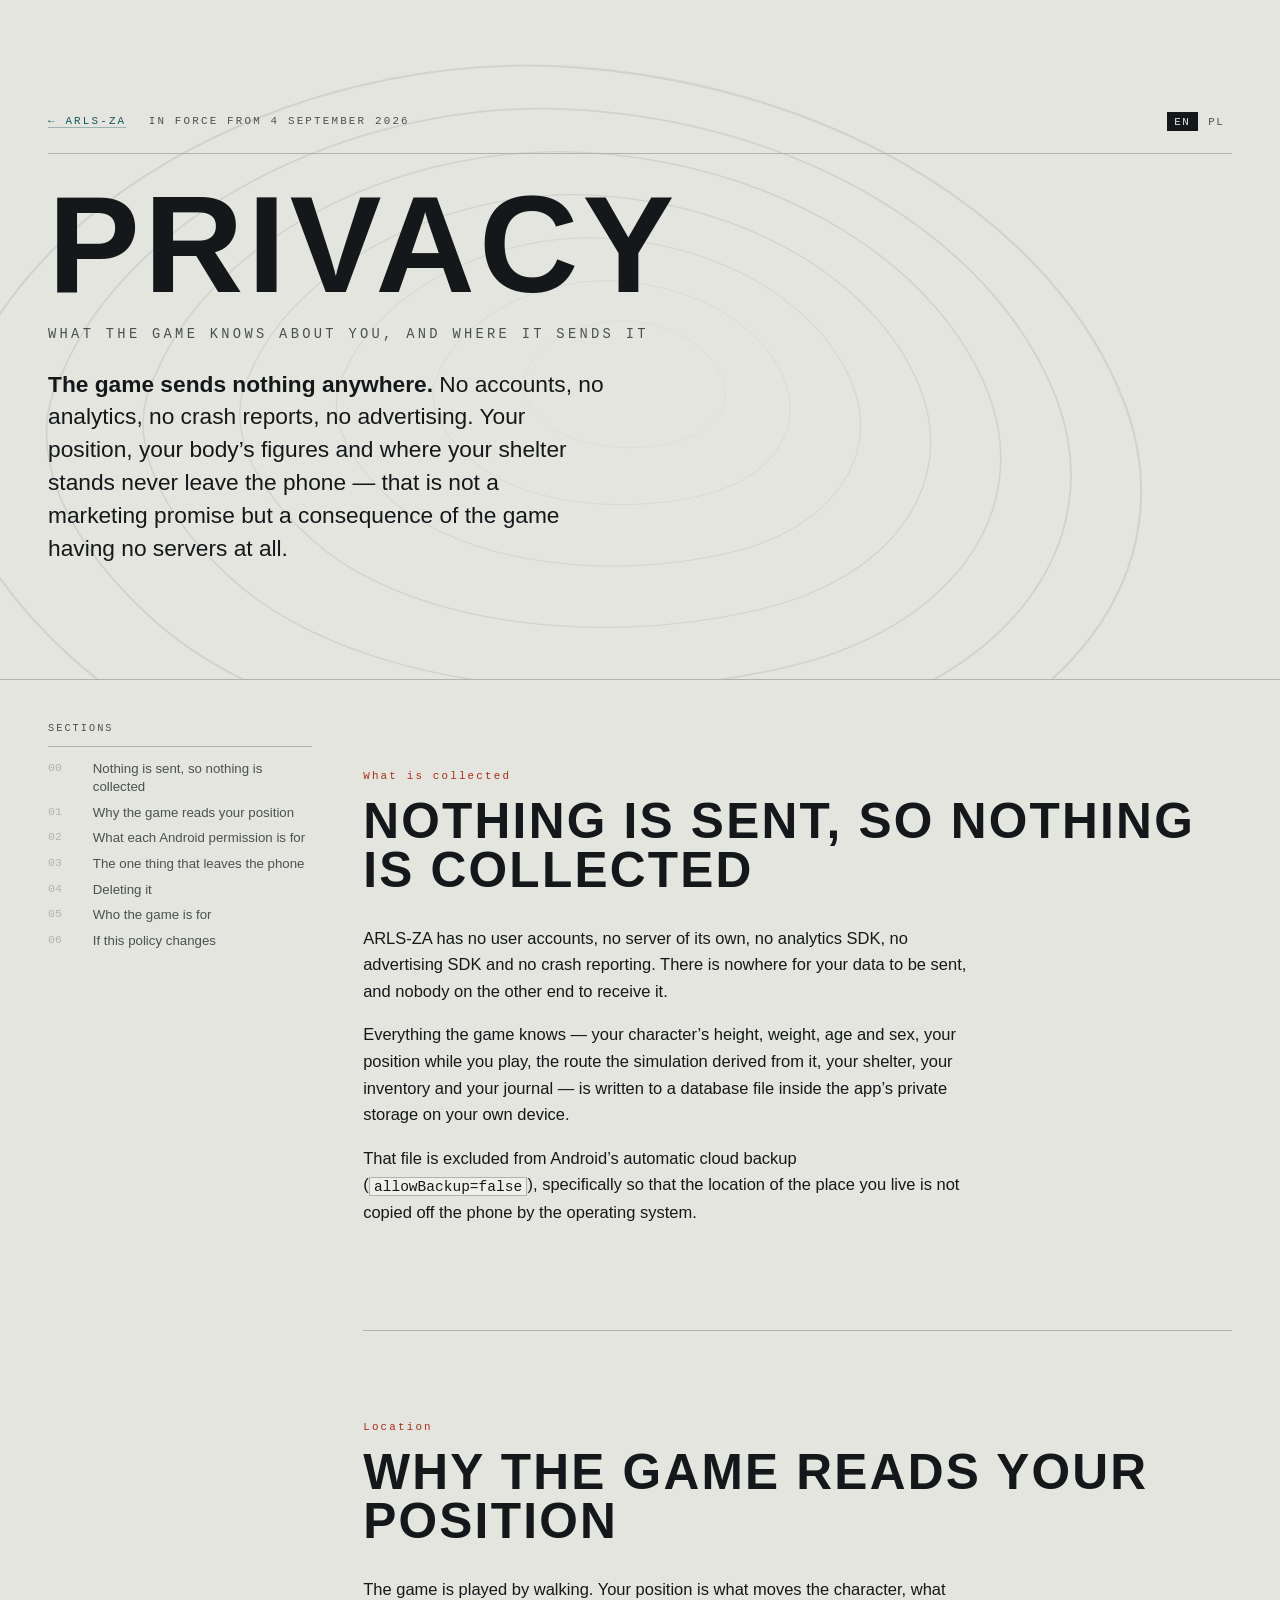
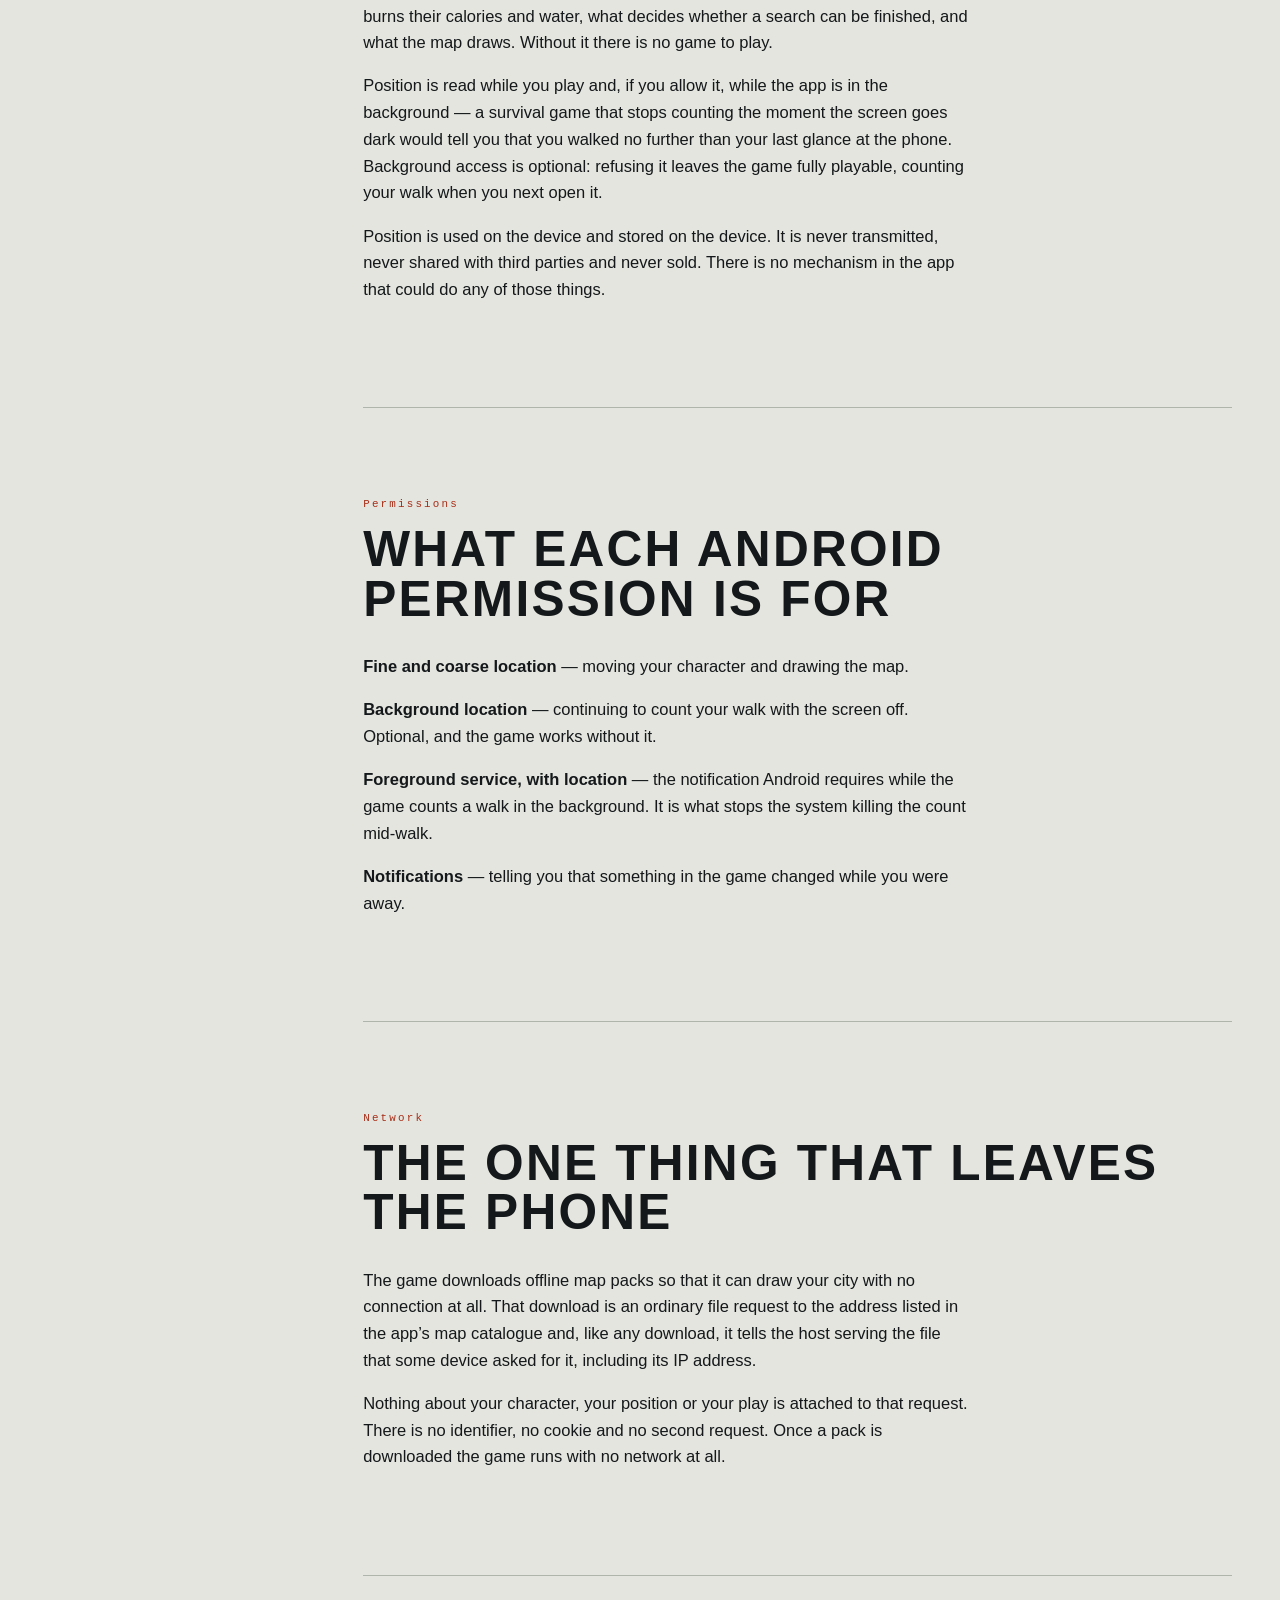
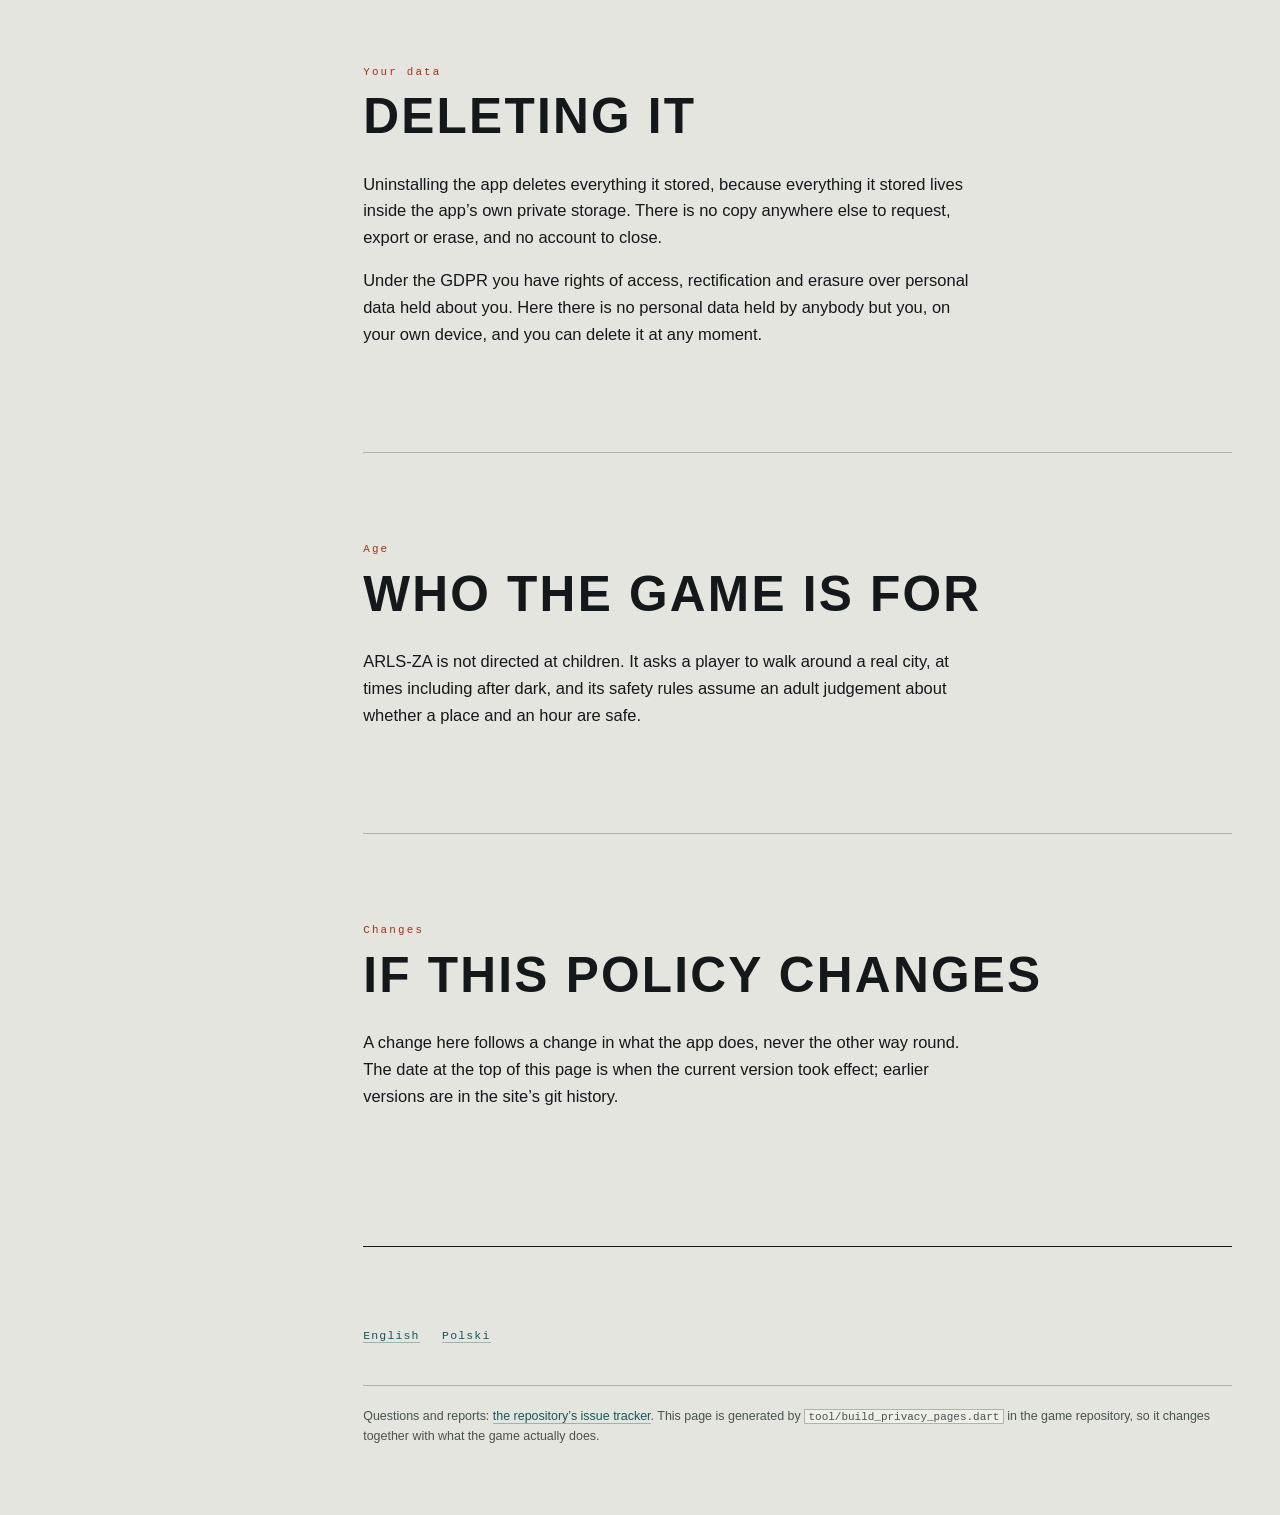
<file: privacy.html>
<!doctype html>
<html lang="en">
<head>
<meta charset="utf-8">
<meta name="viewport" content="width=device-width, initial-scale=1">
<title>Privacy — ARLS-ZA</title>
<meta name="description" content="The ARLS-ZA privacy policy: no accounts, no analytics, and your location is never sent anywhere.">
<meta name="color-scheme" content="light">
<meta property="og:title" content="Privacy — ARLS-ZA">
<meta property="og:description" content="The ARLS-ZA privacy policy: no accounts, no analytics, and your location is never sent anywhere.">
<meta property="og:type" content="website">
<link rel="alternate" hreflang="en" href="privacy.html">
<link rel="alternate" hreflang="pl" href="pl/privacy.html">
<link rel="alternate" hreflang="x-default" href="privacy.html">
<link rel="icon" href="data:image/svg+xml,%3Csvg xmlns='http://www.w3.org/2000/svg' viewBox='0 0 32 32'%3E%3Crect width='32' height='32' fill='%23E4E5DF'/%3E%3Ccircle cx='16' cy='16' r='4' fill='none' stroke='%23A82D17' stroke-width='1.5'/%3E%3Ccircle cx='16' cy='16' r='9' fill='none' stroke='%23A82D17' stroke-width='1.2' opacity='.6'/%3E%3Ccircle cx='16' cy='16' r='14' fill='none' stroke='%23A82D17' stroke-width='1' opacity='.35'/%3E%3C/svg%3E">
<link rel="stylesheet" href="assets/site.css">
</head>
<body>
<a class="skip" href="#content">Skip to content</a>

<header class="hero">
  <svg class="hero__contour" viewBox="0 0 900 500" aria-hidden="true" preserveAspectRatio="xMidYMid slice">
    <g fill="none" stroke="currentColor" stroke-width="1">
      <g id="c"><path d="M120 250c40-95 175-160 300-150 130 10 235 78 268 165 30 80-25 160-140 186-140 32-300 10-378-62-52-48-72-99-50-139z"/></g>
      <use href="#c" transform="translate(450 250) scale(.86) translate(-450 -250)"/>
      <use href="#c" transform="translate(450 250) scale(.72) translate(-450 -250)"/>
      <use href="#c" transform="translate(450 250) scale(.58) translate(-450 -250)"/>
      <use href="#c" transform="translate(450 250) scale(.44) translate(-450 -250)"/>
      <use href="#c" transform="translate(450 250) scale(.30) translate(-450 -250)"/>
      <use href="#c" transform="translate(450 250) scale(.17) translate(-450 -250)"/>
    </g>
  </svg>

  <div class="hero__inner">
    <div class="hero__meta eyebrow">
      <span><a href="index.html">← ARLS-ZA</a></span>
      <span>In force from 4 September 2026</span>
      <nav class="langs" aria-label="Language">
        <a href="privacy.html" aria-current="true" data-lang-link hreflang="en">EN</a>
        <a href="pl/privacy.html" data-lang-link hreflang="pl">PL</a>
      </nav>
    </div>

    <h1>
      <span class="hero__title">Privacy</span>
      <span class="hero__sub">What the game knows about you, and where it sends it</span>
    </h1>
    <p class="thesis">
      <strong>The game sends nothing anywhere.</strong> No accounts, no analytics, no crash reports, no advertising. Your position, your body&rsquo;s figures and where your shelter stands never leave the phone — that is not a marketing promise but a consequence of the game having no servers at all.
    </p>
  </div>
</header>

<div class="shell">
  <div class="layout">

    <nav class="rail" aria-label="Sections">
      <p class="rail__t">Sections</p>
      <ol id="rail-list">
        <li><a href="#collect"><span>00</span><span>Nothing is sent, so nothing is collected</span></a></li>
        <li><a href="#location"><span>01</span><span>Why the game reads your position</span></a></li>
        <li><a href="#permissions"><span>02</span><span>What each Android permission is for</span></a></li>
        <li><a href="#network"><span>03</span><span>The one thing that leaves the phone</span></a></li>
        <li><a href="#deletion"><span>04</span><span>Deleting it</span></a></li>
        <li><a href="#children"><span>05</span><span>Who the game is for</span></a></li>
        <li><a href="#changes"><span>06</span><span>If this policy changes</span></a></li>
      </ol>
    </nav>

    <main id="content">

      <div class="jump">
        <label class="eyebrow" for="jump-sel">Jump to</label>
        <select id="jump-sel" aria-label="Jump to">
          <option value="#collect">00 — Nothing is sent, so nothing is collected</option>
          <option value="#location">01 — Why the game reads your position</option>
          <option value="#permissions">02 — What each Android permission is for</option>
          <option value="#network">03 — The one thing that leaves the phone</option>
          <option value="#deletion">04 — Deleting it</option>
          <option value="#children">05 — Who the game is for</option>
          <option value="#changes">06 — If this policy changes</option>
        </select>
      </div>

      <section class="sec" id="collect">
        <div class="sec__hd">
          <span class="sec__no">What is collected</span>
          <h2>Nothing is sent, so nothing is collected</h2>
        </div>
        <div class="prose">
          <p>ARLS-ZA has no user accounts, no server of its own, no analytics SDK, no advertising SDK and no crash reporting. There is nowhere for your data to be sent, and nobody on the other end to receive it.</p>
          <p>Everything the game knows — your character&rsquo;s height, weight, age and sex, your position while you play, the route the simulation derived from it, your shelter, your inventory and your journal — is written to a database file inside the app&rsquo;s private storage on your own device.</p>
          <p>That file is excluded from Android&rsquo;s automatic cloud backup (<code>allowBackup=false</code>), specifically so that the location of the place you live is not copied off the phone by the operating system.</p>
        </div>
      </section>

      <section class="sec" id="location">
        <div class="sec__hd">
          <span class="sec__no">Location</span>
          <h2>Why the game reads your position</h2>
        </div>
        <div class="prose">
          <p>The game is played by walking. Your position is what moves the character, what burns their calories and water, what decides whether a search can be finished, and what the map draws. Without it there is no game to play.</p>
          <p>Position is read while you play and, if you allow it, while the app is in the background — a survival game that stops counting the moment the screen goes dark would tell you that you walked no further than your last glance at the phone. Background access is optional: refusing it leaves the game fully playable, counting your walk when you next open it.</p>
          <p>Position is used on the device and stored on the device. It is never transmitted, never shared with third parties and never sold. There is no mechanism in the app that could do any of those things.</p>
        </div>
      </section>

      <section class="sec" id="permissions">
        <div class="sec__hd">
          <span class="sec__no">Permissions</span>
          <h2>What each Android permission is for</h2>
        </div>
        <div class="prose">
          <p><strong>Fine and coarse location</strong> — moving your character and drawing the map.</p>
          <p><strong>Background location</strong> — continuing to count your walk with the screen off. Optional, and the game works without it.</p>
          <p><strong>Foreground service, with location</strong> — the notification Android requires while the game counts a walk in the background. It is what stops the system killing the count mid-walk.</p>
          <p><strong>Notifications</strong> — telling you that something in the game changed while you were away.</p>
        </div>
      </section>

      <section class="sec" id="network">
        <div class="sec__hd">
          <span class="sec__no">Network</span>
          <h2>The one thing that leaves the phone</h2>
        </div>
        <div class="prose">
          <p>The game downloads offline map packs so that it can draw your city with no connection at all. That download is an ordinary file request to the address listed in the app&rsquo;s map catalogue and, like any download, it tells the host serving the file that some device asked for it, including its IP address.</p>
          <p>Nothing about your character, your position or your play is attached to that request. There is no identifier, no cookie and no second request. Once a pack is downloaded the game runs with no network at all.</p>
        </div>
      </section>

      <section class="sec" id="deletion">
        <div class="sec__hd">
          <span class="sec__no">Your data</span>
          <h2>Deleting it</h2>
        </div>
        <div class="prose">
          <p>Uninstalling the app deletes everything it stored, because everything it stored lives inside the app&rsquo;s own private storage. There is no copy anywhere else to request, export or erase, and no account to close.</p>
          <p>Under the GDPR you have rights of access, rectification and erasure over personal data held about you. Here there is no personal data held by anybody but you, on your own device, and you can delete it at any moment.</p>
        </div>
      </section>

      <section class="sec" id="children">
        <div class="sec__hd">
          <span class="sec__no">Age</span>
          <h2>Who the game is for</h2>
        </div>
        <div class="prose">
          <p>ARLS-ZA is not directed at children. It asks a player to walk around a real city, at times including after dark, and its safety rules assume an adult judgement about whether a place and an hour are safe.</p>
        </div>
      </section>

      <section class="sec" id="changes">
        <div class="sec__hd">
          <span class="sec__no">Changes</span>
          <h2>If this policy changes</h2>
        </div>
        <div class="prose">
          <p>A change here follows a change in what the app does, never the other way round. The date at the top of this page is when the current version took effect; earlier versions are in the site&rsquo;s git history.</p>
        </div>
      </section>

      <footer class="foot">
        <nav class="foot__langs" aria-label="Language">
          <a href="privacy.html" data-lang-link hreflang="en">English</a>
          <a href="pl/privacy.html" data-lang-link hreflang="pl">Polski</a>
        </nav>
        <p class="foot__note">
          Questions and reports: <a href="https://github.com/Frosttod/ARLS-ZA/issues">the repository&rsquo;s issue tracker</a>. This page is generated by <code>tool/build_privacy_pages.dart</code> in the game repository, so it changes together with what the game actually does.
        </p>
      </footer>

    </main>
  </div>
</div>

<script src="assets/site.js"></script>
</body>
</html>
</file>
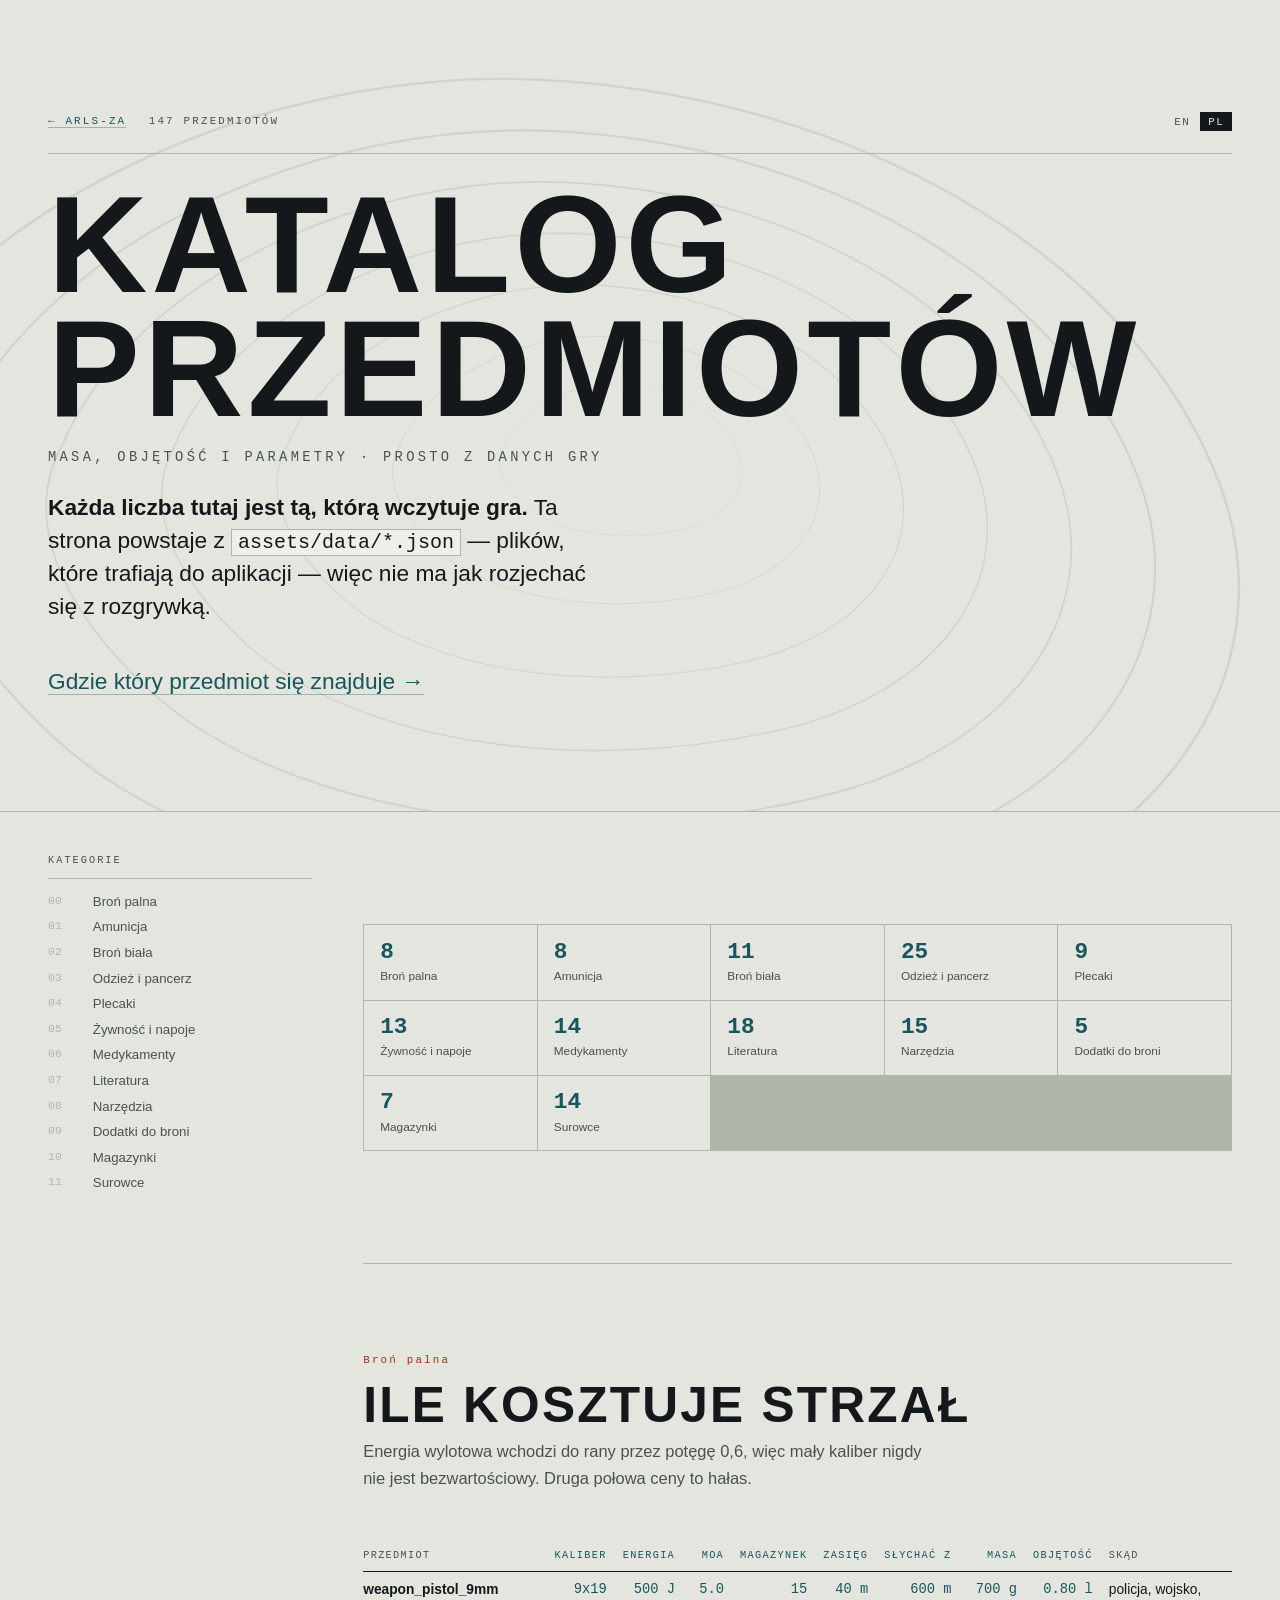
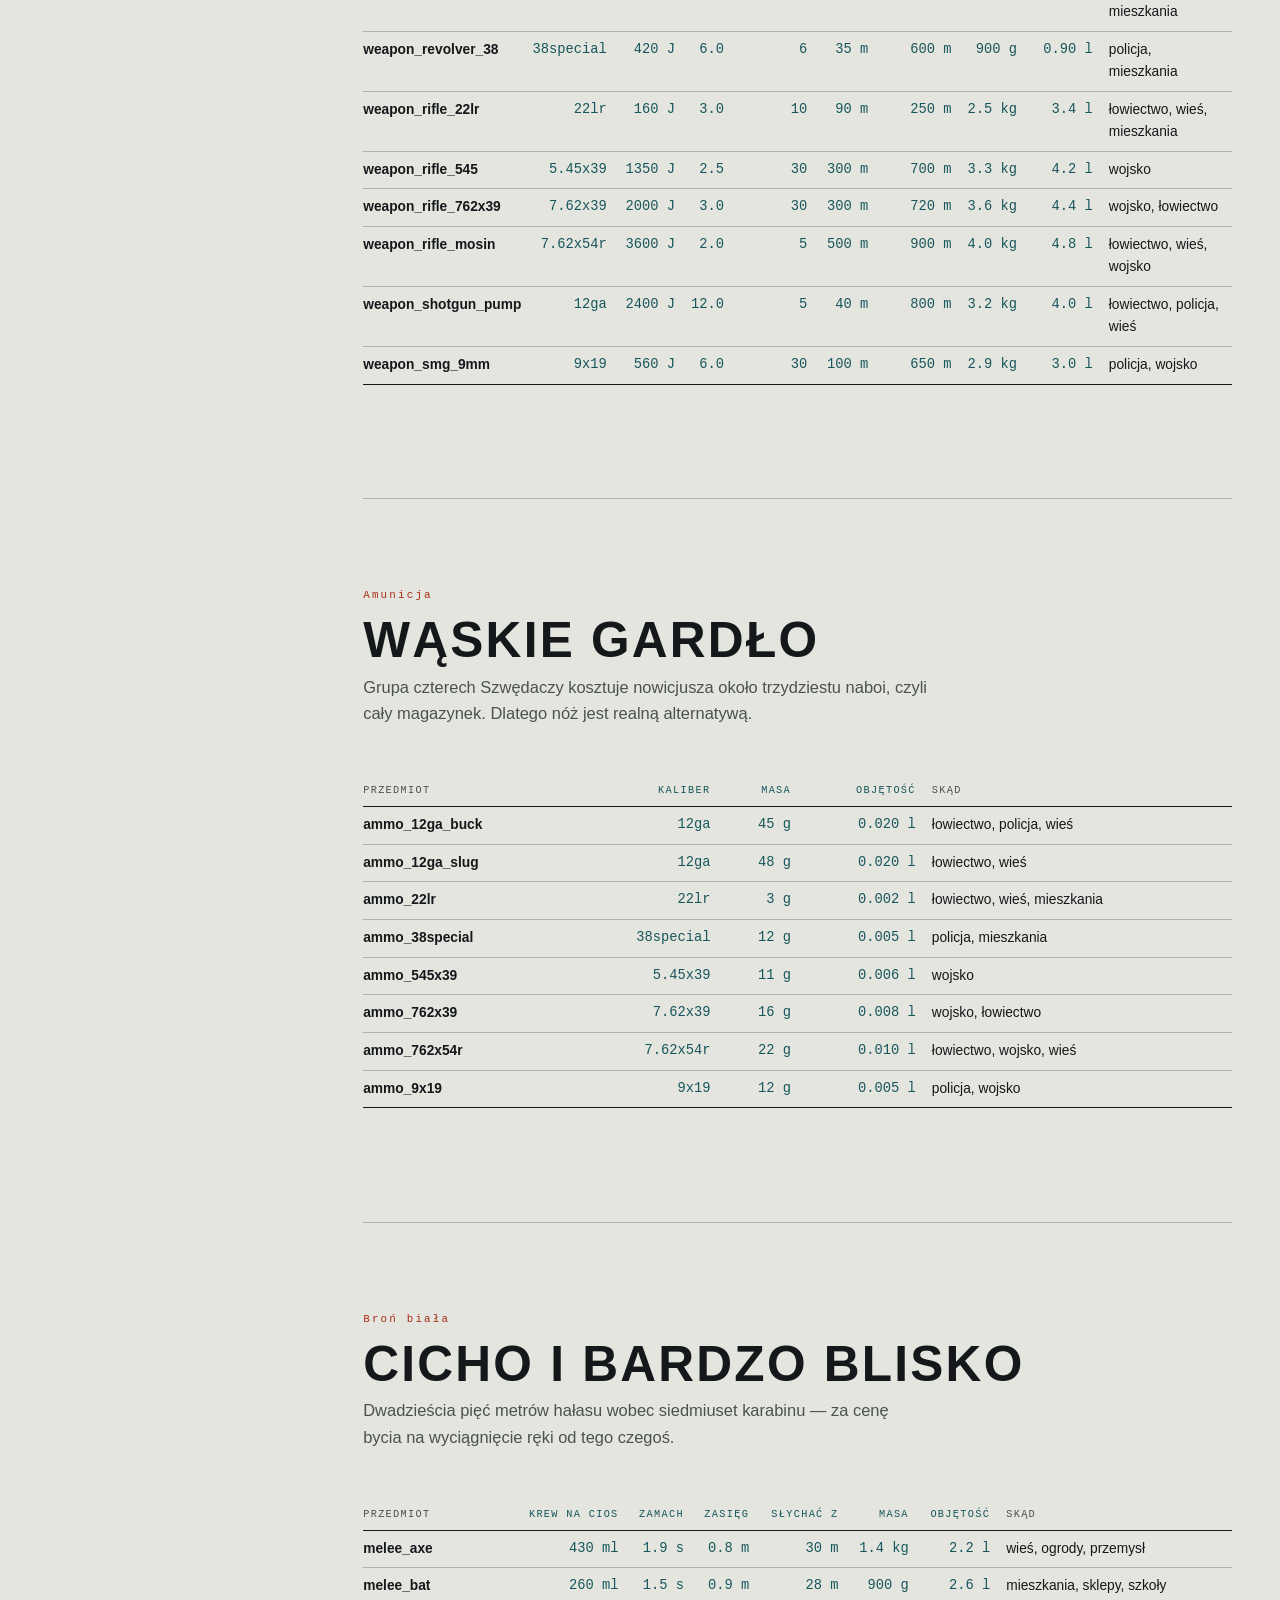
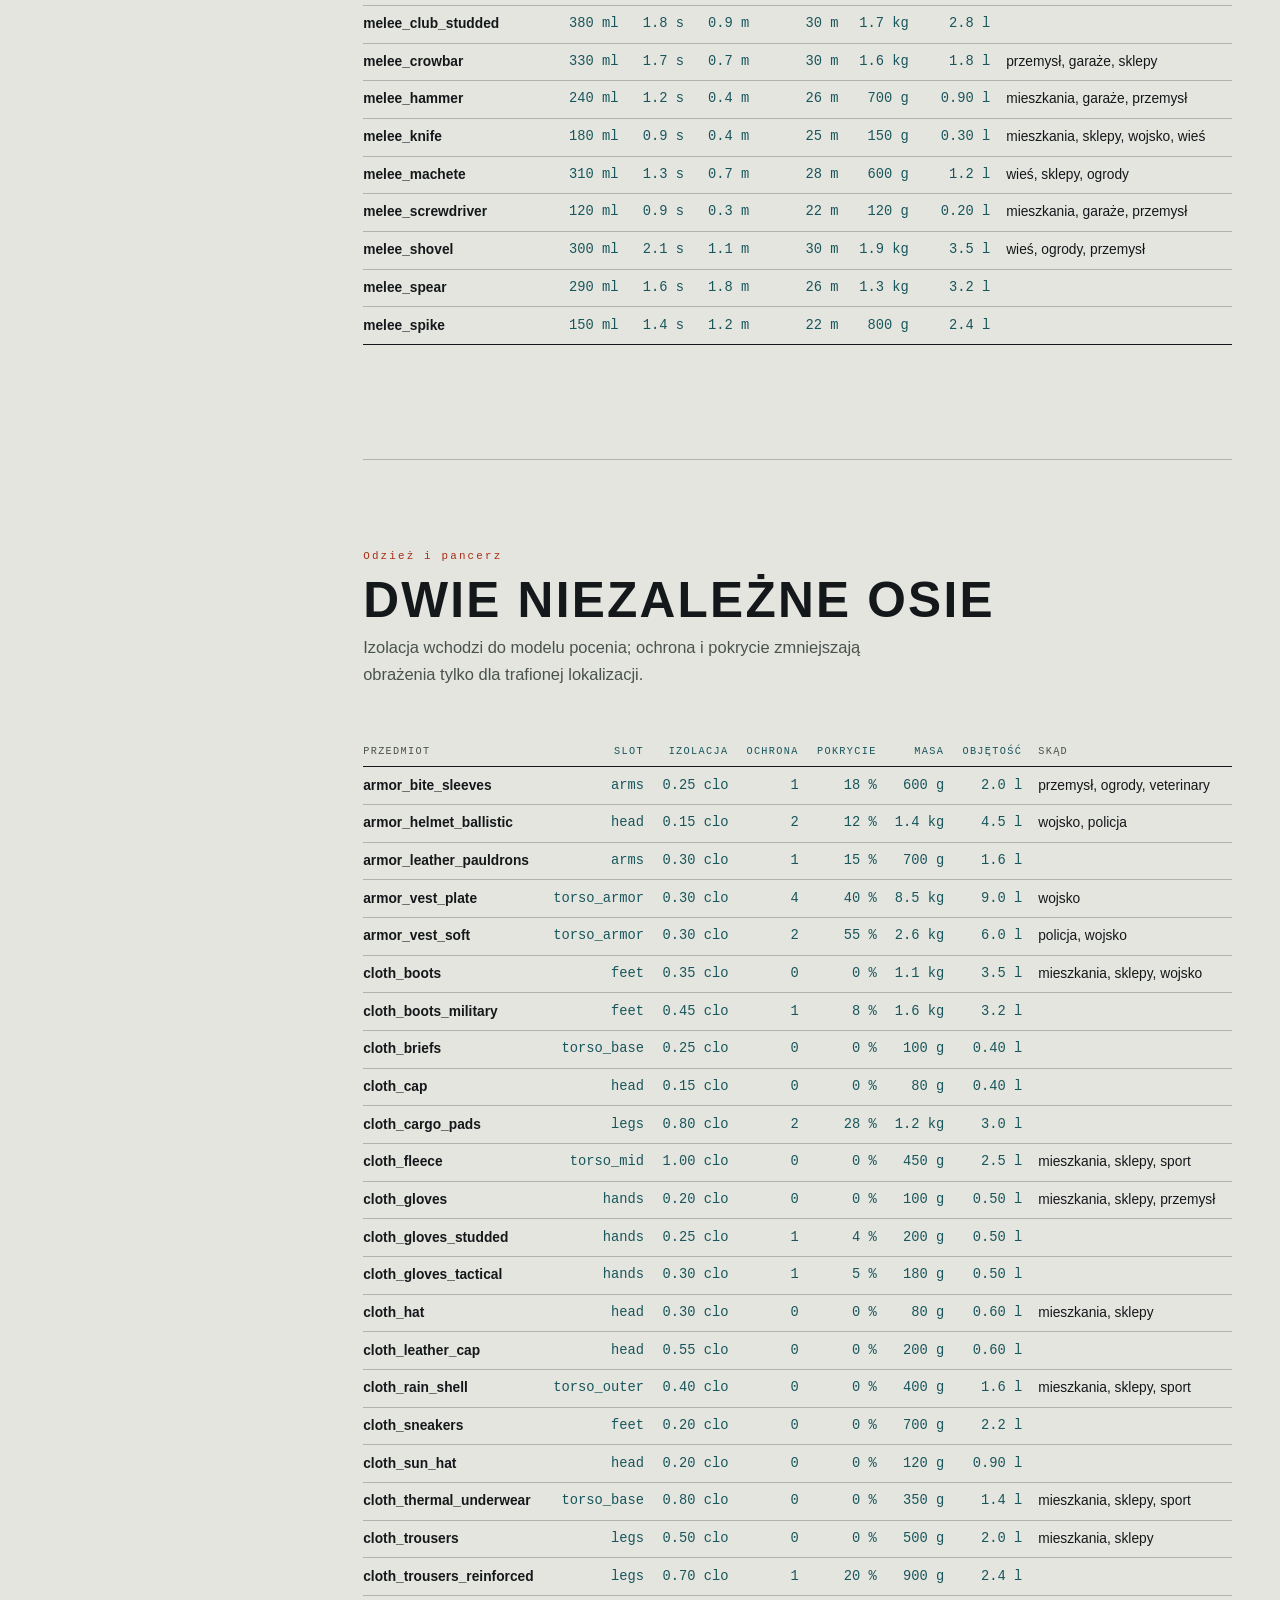
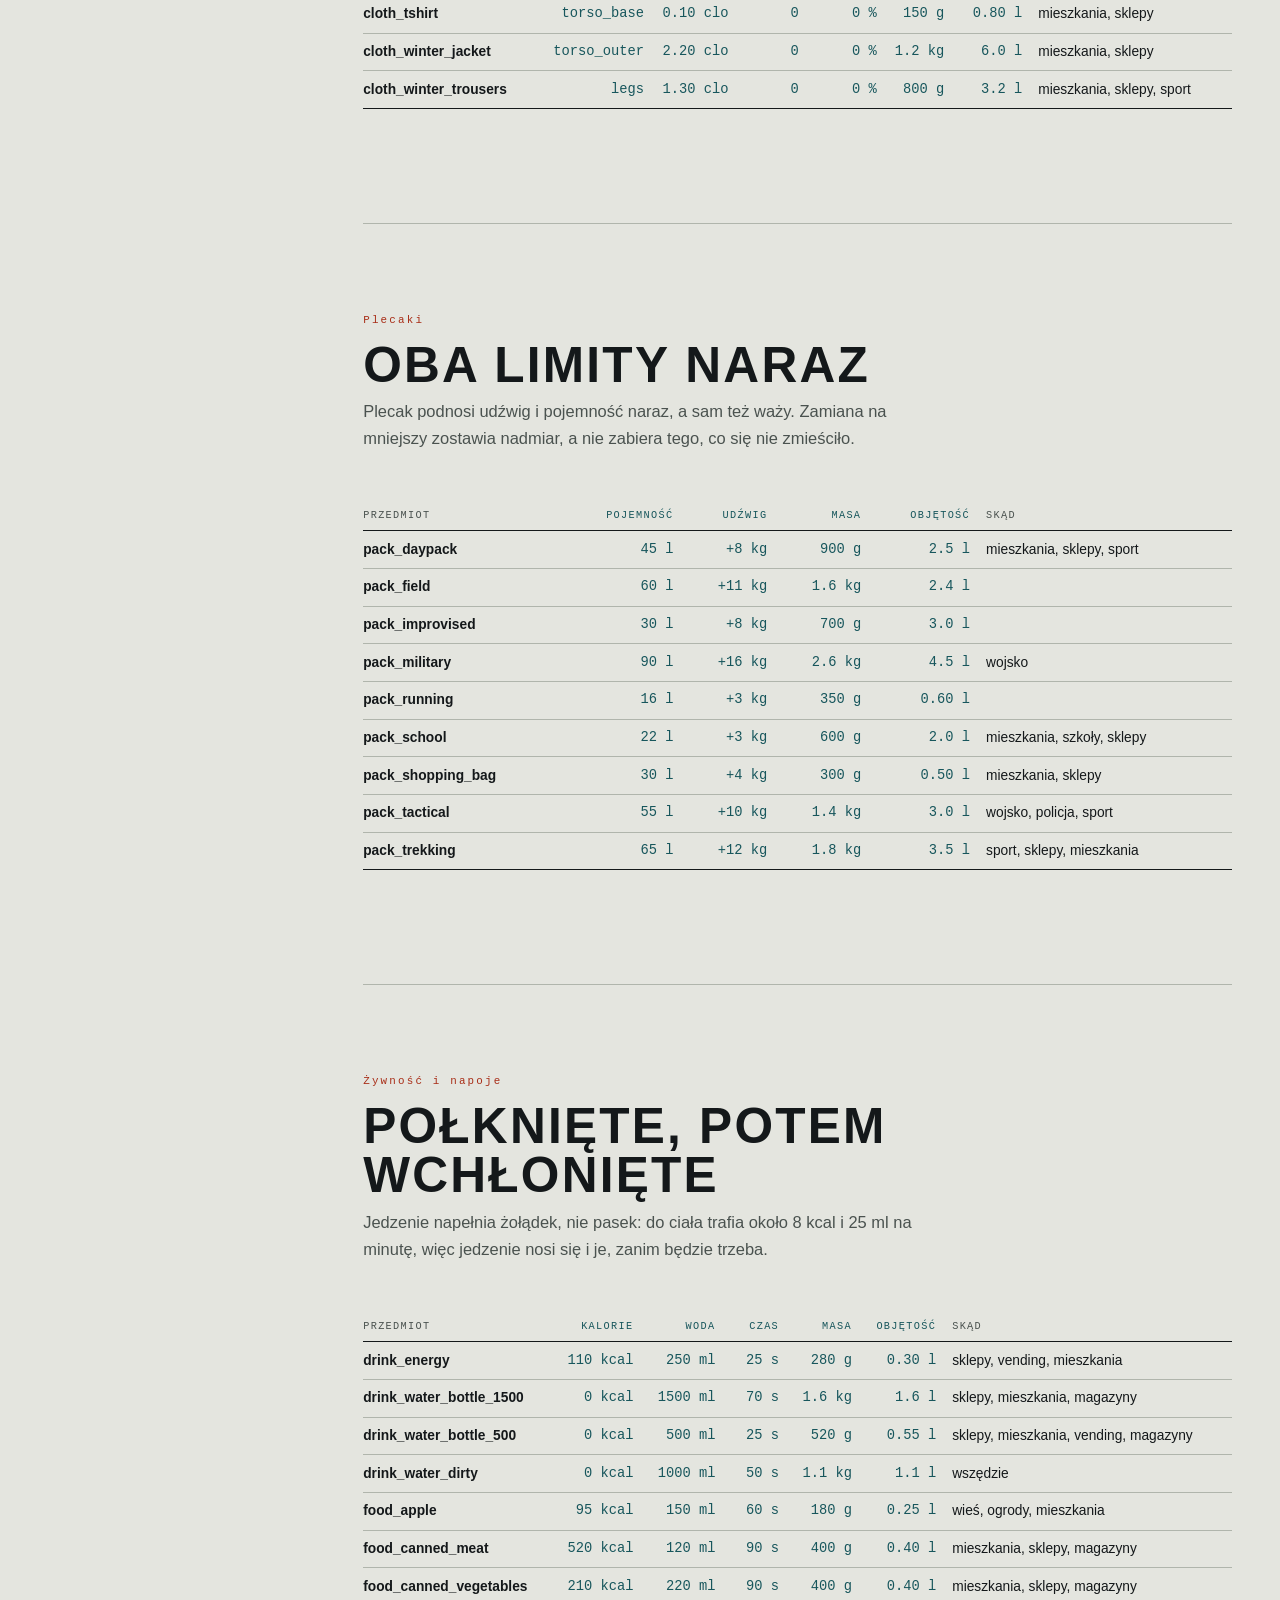
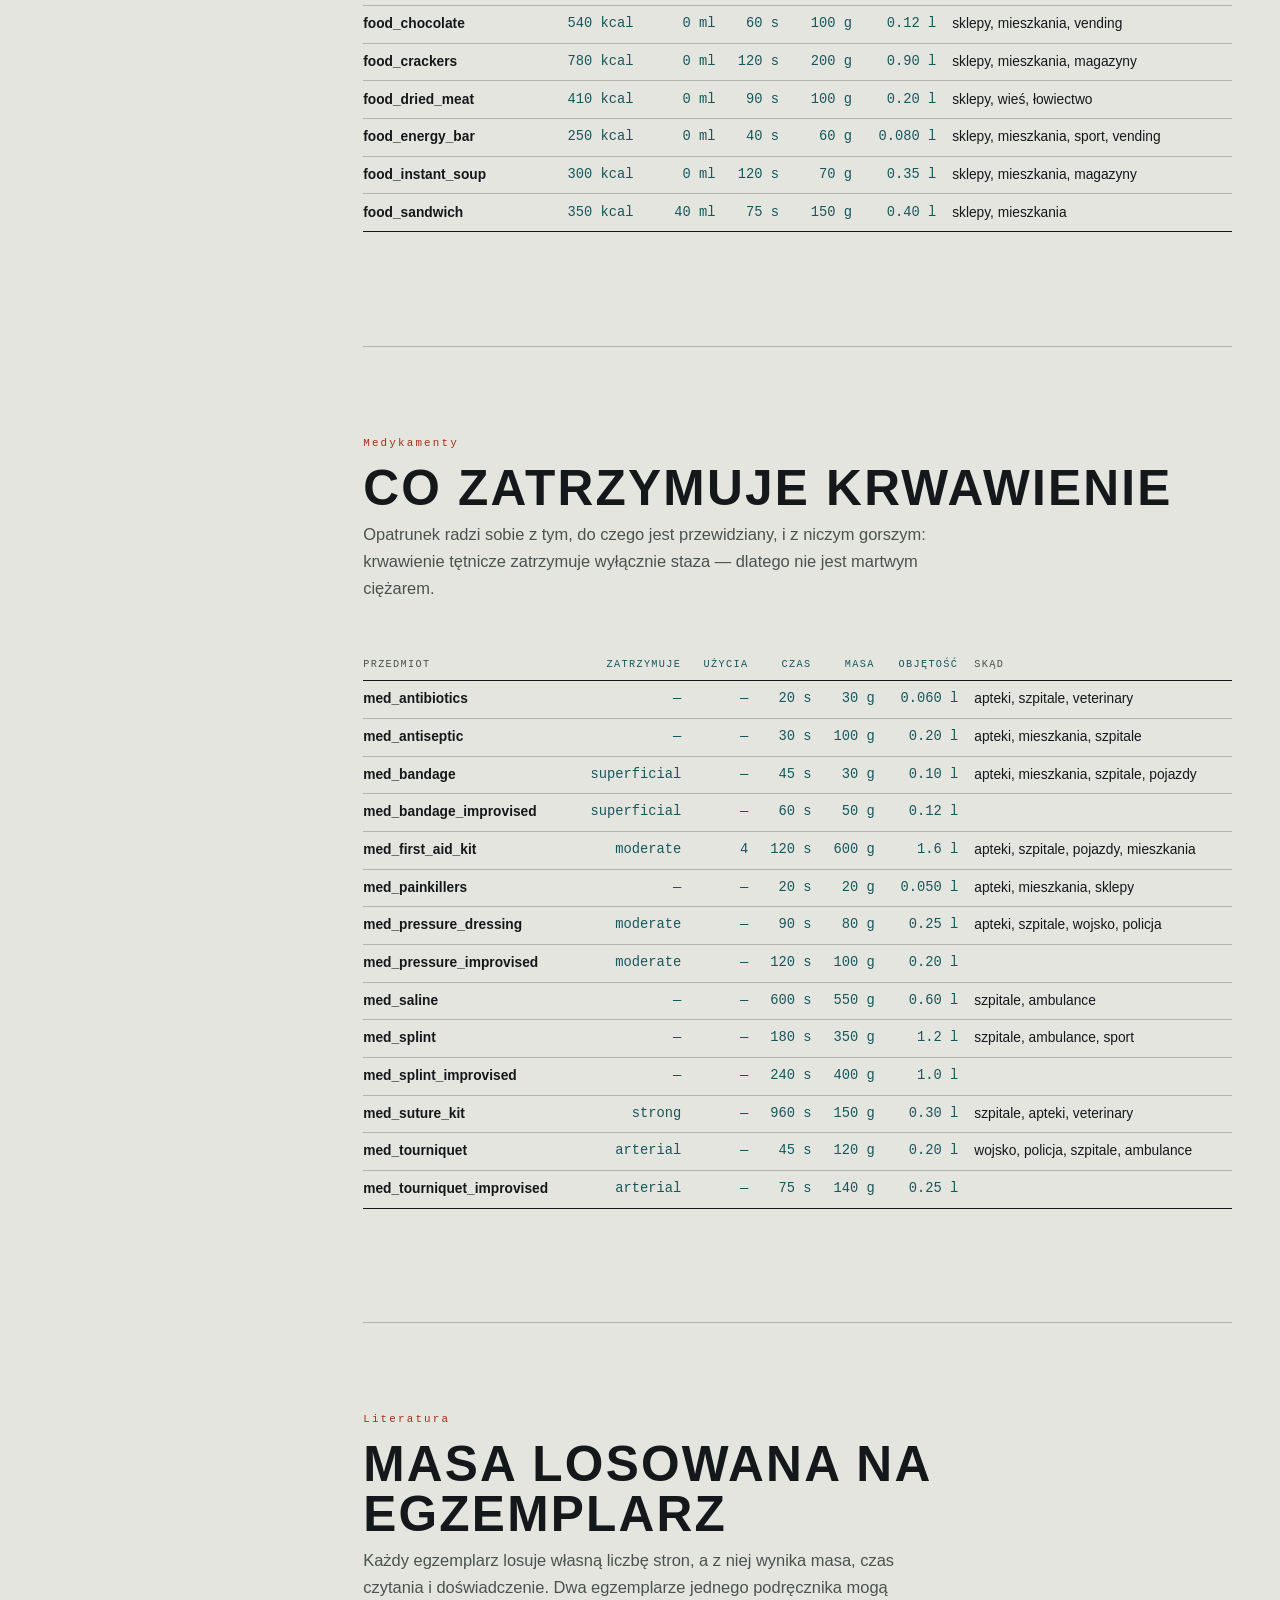
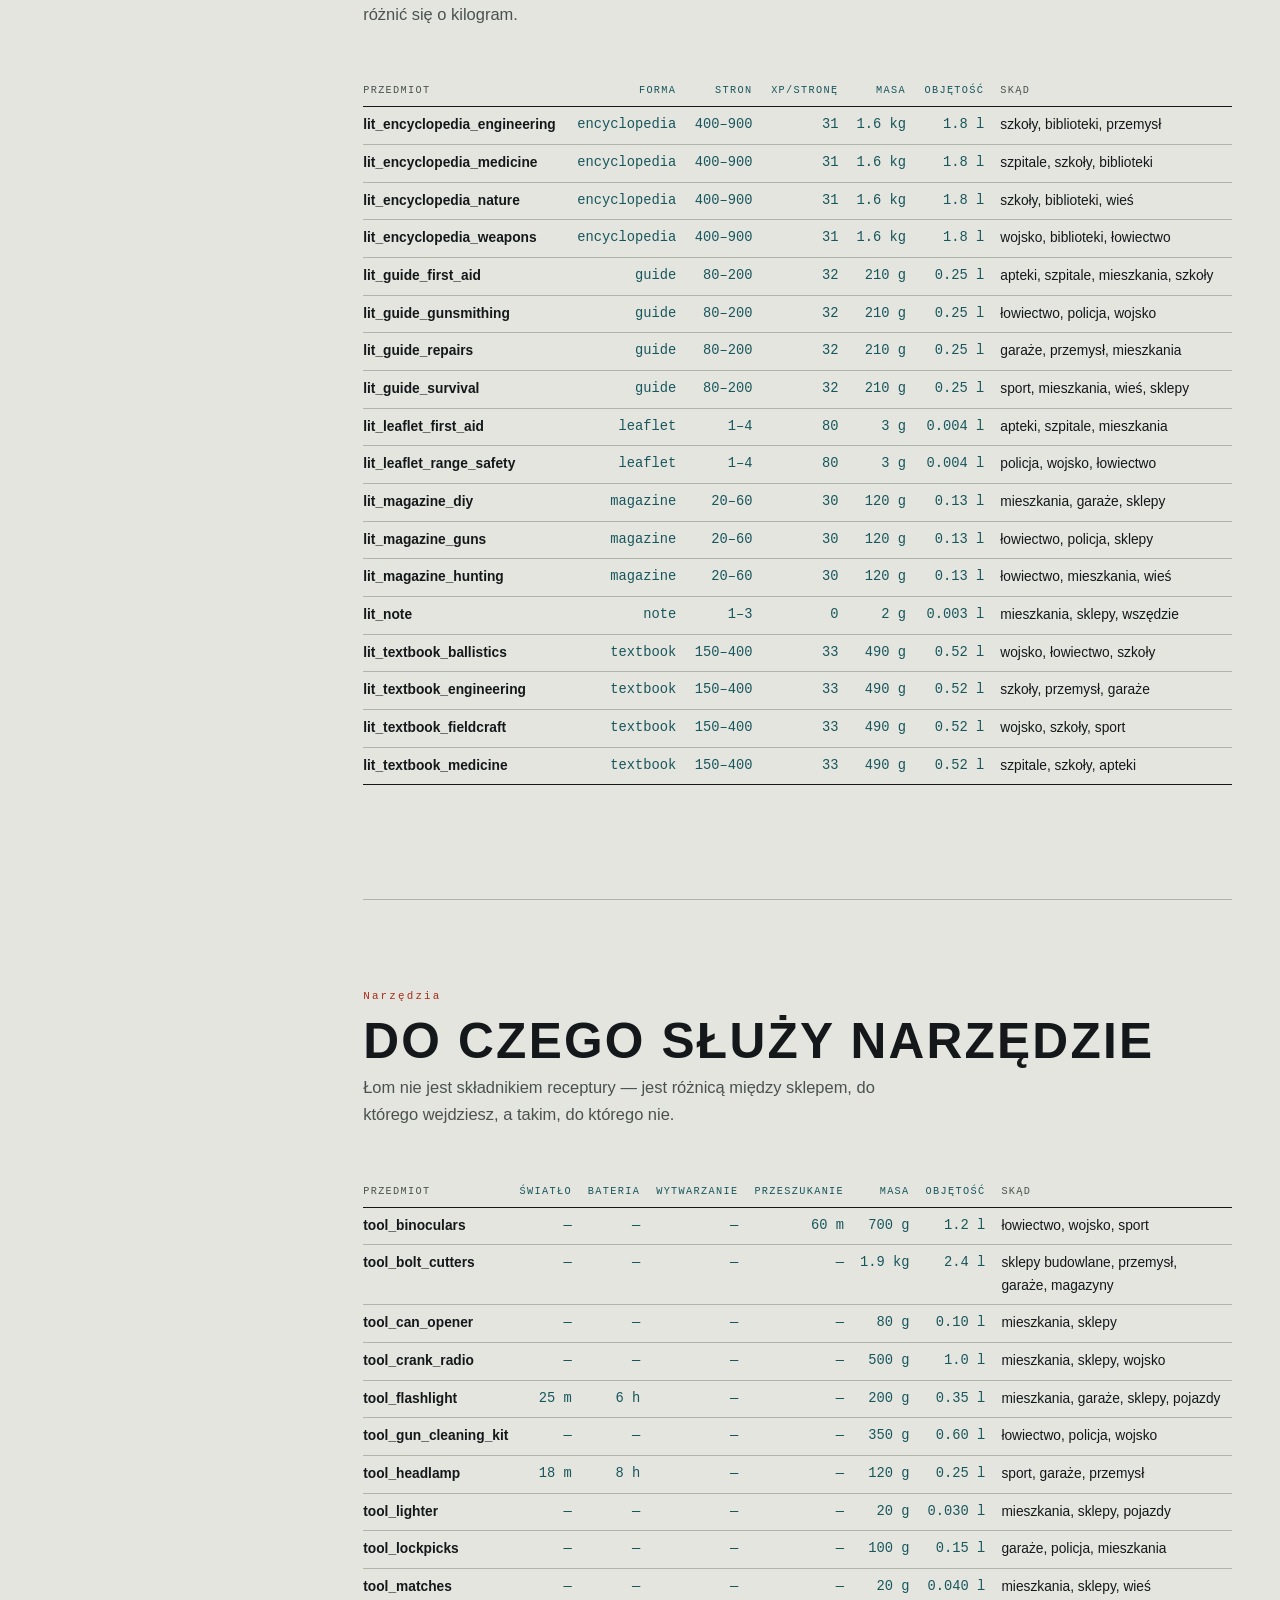
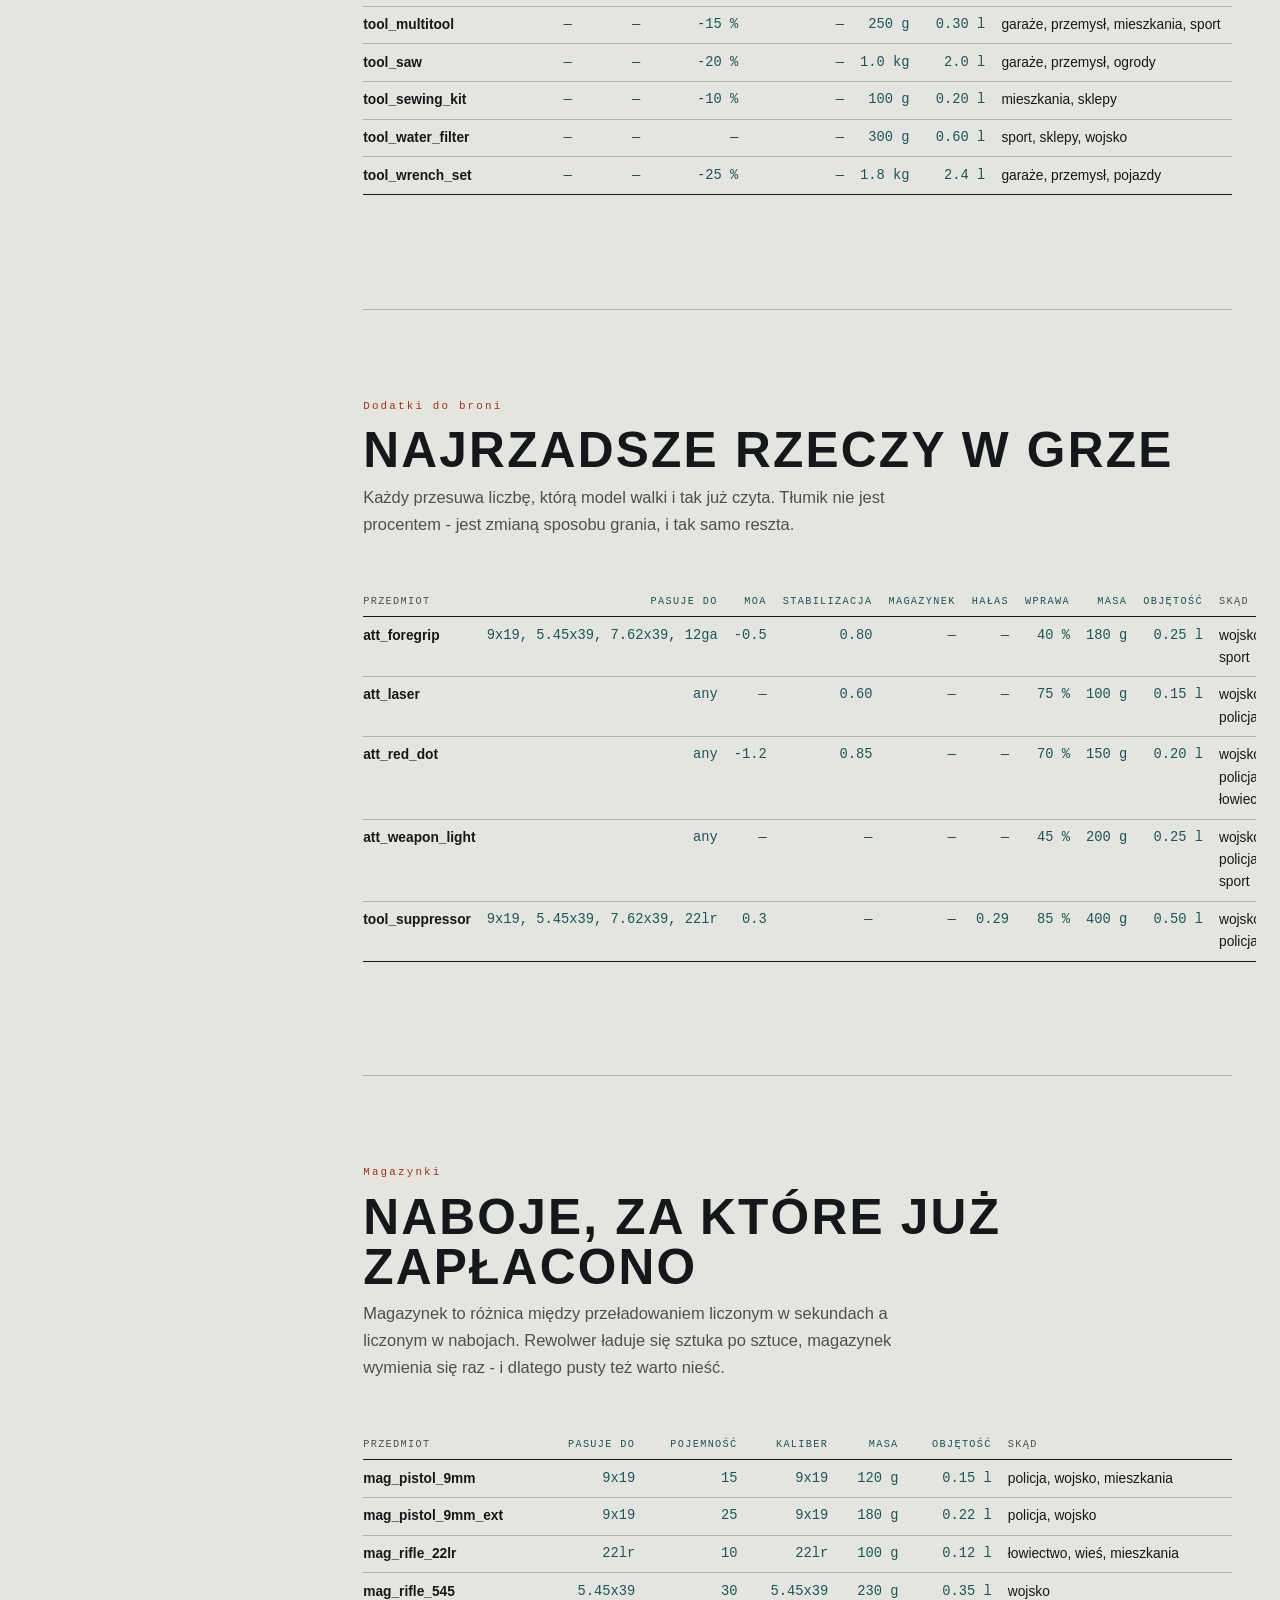
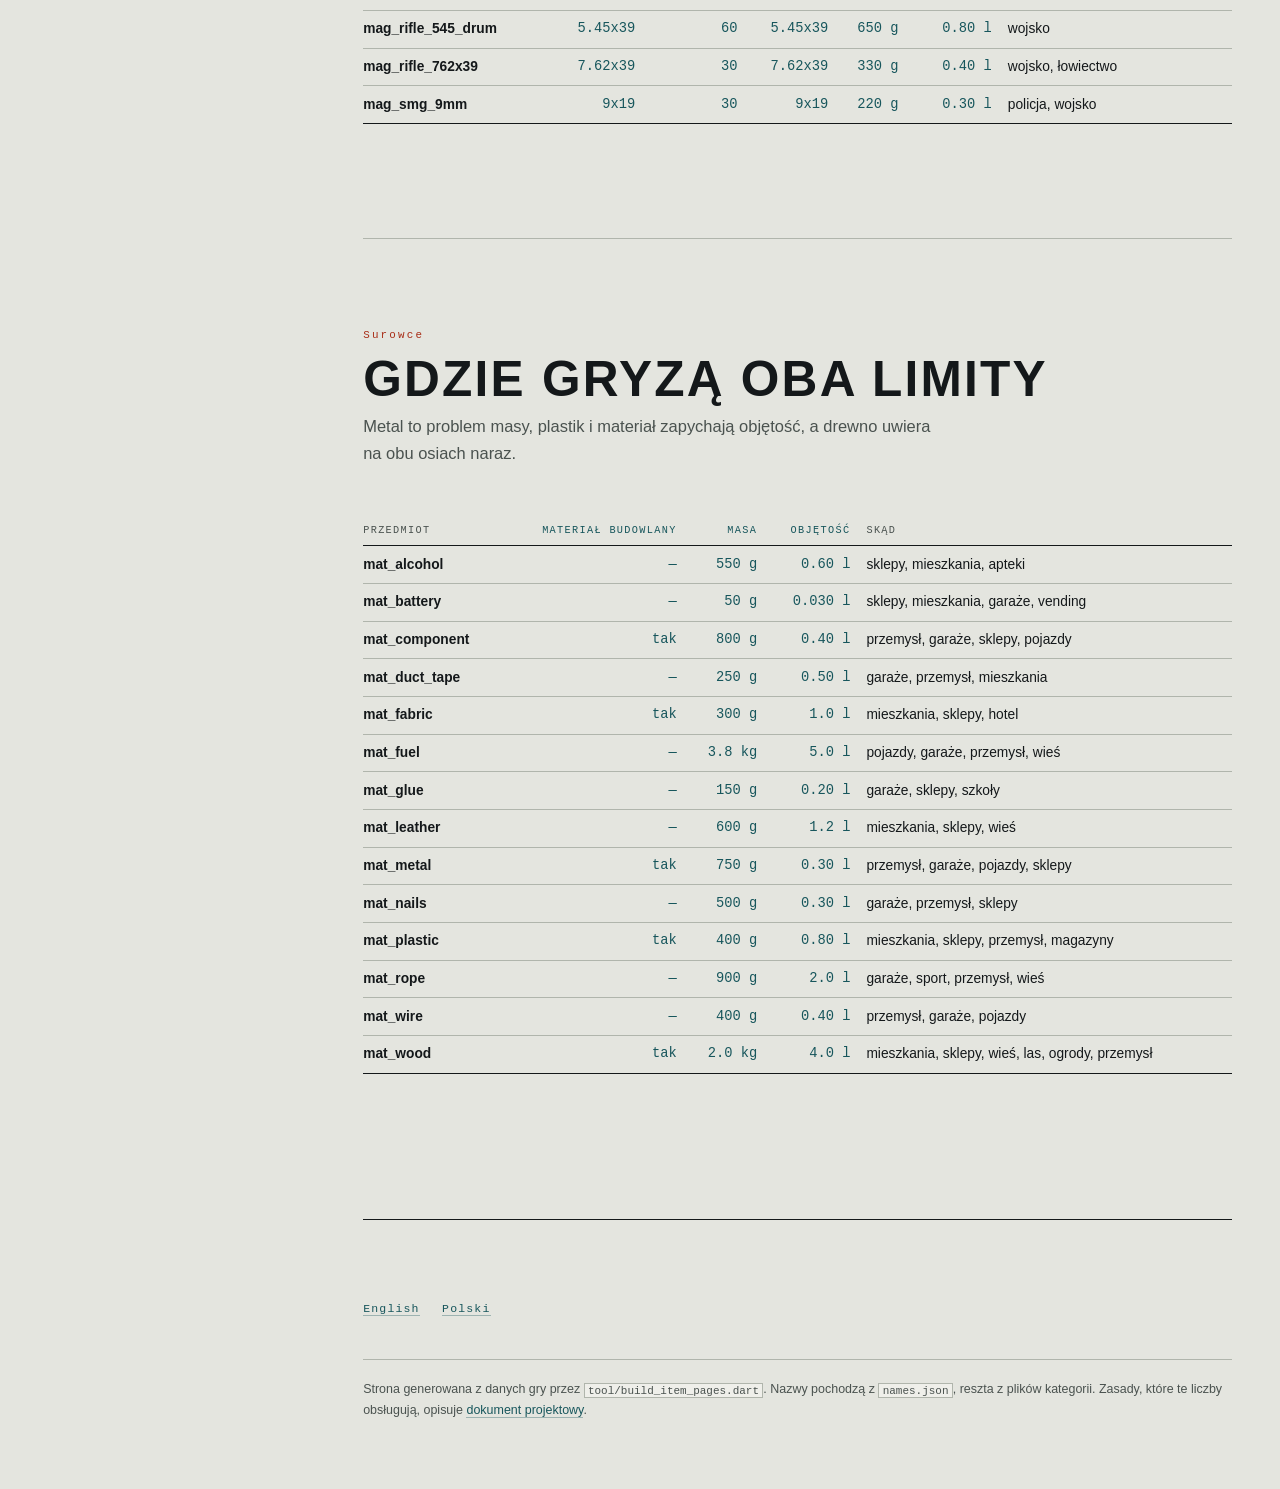
<file: pl/items.html>
<!doctype html>
<html lang="pl">
<head>
<meta charset="utf-8">
<meta name="viewport" content="width=device-width, initial-scale=1">
<title>Katalog przedmiotów — ARLS-ZA</title>
<meta name="description" content="Wszystkie przedmioty w ARLS-ZA z ich masą, objętością i parametrami — prosto z plików danych gry.">
<meta name="color-scheme" content="light">
<meta property="og:title" content="Katalog przedmiotów — ARLS-ZA">
<meta property="og:description" content="Wszystkie przedmioty w ARLS-ZA z ich masą, objętością i parametrami — prosto z plików danych gry.">
<meta property="og:type" content="website">
<link rel="alternate" hreflang="en" href="../items.html">
<link rel="alternate" hreflang="pl" href="items.html">
<link rel="alternate" hreflang="x-default" href="../items.html">
<link rel="icon" href="data:image/svg+xml,%3Csvg xmlns='http://www.w3.org/2000/svg' viewBox='0 0 32 32'%3E%3Crect width='32' height='32' fill='%23E4E5DF'/%3E%3Ccircle cx='16' cy='16' r='4' fill='none' stroke='%23A82D17' stroke-width='1.5'/%3E%3Ccircle cx='16' cy='16' r='9' fill='none' stroke='%23A82D17' stroke-width='1.2' opacity='.6'/%3E%3Ccircle cx='16' cy='16' r='14' fill='none' stroke='%23A82D17' stroke-width='1' opacity='.35'/%3E%3C/svg%3E">
<link rel="stylesheet" href="../assets/site.css">
</head>
<body>
<a class="skip" href="#content">Przejdź do treści</a>

<header class="hero">
  <svg class="hero__contour" viewBox="0 0 900 500" aria-hidden="true" preserveAspectRatio="xMidYMid slice">
    <g fill="none" stroke="currentColor" stroke-width="1">
      <g id="c"><path d="M120 250c40-95 175-160 300-150 130 10 235 78 268 165 30 80-25 160-140 186-140 32-300 10-378-62-52-48-72-99-50-139z"/></g>
      <use href="#c" transform="translate(450 250) scale(.86) translate(-450 -250)"/>
      <use href="#c" transform="translate(450 250) scale(.72) translate(-450 -250)"/>
      <use href="#c" transform="translate(450 250) scale(.58) translate(-450 -250)"/>
      <use href="#c" transform="translate(450 250) scale(.44) translate(-450 -250)"/>
      <use href="#c" transform="translate(450 250) scale(.30) translate(-450 -250)"/>
      <use href="#c" transform="translate(450 250) scale(.17) translate(-450 -250)"/>
    </g>
  </svg>

  <div class="hero__inner">
    <div class="hero__meta eyebrow">
      <span><a href="../index.html">← ARLS-ZA</a></span>
      <span>147 przedmiotów</span>
      <nav class="langs" aria-label="Language">
        <a href="../items.html" data-lang-link hreflang="en">EN</a>
        <a href="items.html" aria-current="true" data-lang-link hreflang="pl">PL</a>
      </nav>
    </div>

    <h1>
      <span class="hero__title">Katalog przedmiotów</span>
      <span class="hero__sub">Masa, objętość i parametry · prosto z danych gry</span>
    </h1>
    <p class="thesis">
      <strong>Każda liczba tutaj jest tą, którą wczytuje gra.</strong> Ta strona powstaje z <code>assets/data/*.json</code> — plików, które trafiają do aplikacji — więc nie ma jak rozjechać się z rozgrywką.
    </p>
    <p class="thesis">
      <a href="../loot.html">Gdzie który przedmiot się znajduje →</a>
    </p>
  </div>
</header>

<div class="shell">
  <div class="layout">

    <nav class="rail" aria-label="Kategorie">
      <p class="rail__t">Kategorie</p>
      <ol id="rail-list">
        <li><a href="#firearm"><span>00</span><span>Broń palna</span></a></li>
        <li><a href="#ammo"><span>01</span><span>Amunicja</span></a></li>
        <li><a href="#melee"><span>02</span><span>Broń biała</span></a></li>
        <li><a href="#armor"><span>03</span><span>Odzież i pancerz</span></a></li>
        <li><a href="#backpack"><span>04</span><span>Plecaki</span></a></li>
        <li><a href="#food"><span>05</span><span>Żywność i napoje</span></a></li>
        <li><a href="#medical"><span>06</span><span>Medykamenty</span></a></li>
        <li><a href="#literature"><span>07</span><span>Literatura</span></a></li>
        <li><a href="#tool"><span>08</span><span>Narzędzia</span></a></li>
        <li><a href="#attachment"><span>09</span><span>Dodatki do broni</span></a></li>
        <li><a href="#magazine"><span>10</span><span>Magazynki</span></a></li>
        <li><a href="#crafting"><span>11</span><span>Surowce</span></a></li>
      </ol>
    </nav>

    <main id="content">

      <div class="jump">
        <label class="eyebrow" for="jump-sel">Skocz do</label>
        <select id="jump-sel" aria-label="Skocz do">
          <option value="#firearm">00 — Broń palna</option>
          <option value="#ammo">01 — Amunicja</option>
          <option value="#melee">02 — Broń biała</option>
          <option value="#armor">03 — Odzież i pancerz</option>
          <option value="#backpack">04 — Plecaki</option>
          <option value="#food">05 — Żywność i napoje</option>
          <option value="#medical">06 — Medykamenty</option>
          <option value="#literature">07 — Literatura</option>
          <option value="#tool">08 — Narzędzia</option>
          <option value="#attachment">09 — Dodatki do broni</option>
          <option value="#magazine">10 — Magazynki</option>
          <option value="#crafting">11 — Surowce</option>
        </select>
      </div>

      <section class="sec">
        <div class="stats">
          <div class="stat"><b>8</b><span>Broń palna</span></div>
          <div class="stat"><b>8</b><span>Amunicja</span></div>
          <div class="stat"><b>11</b><span>Broń biała</span></div>
          <div class="stat"><b>25</b><span>Odzież i pancerz</span></div>
          <div class="stat"><b>9</b><span>Plecaki</span></div>
          <div class="stat"><b>13</b><span>Żywność i napoje</span></div>
          <div class="stat"><b>14</b><span>Medykamenty</span></div>
          <div class="stat"><b>18</b><span>Literatura</span></div>
          <div class="stat"><b>15</b><span>Narzędzia</span></div>
          <div class="stat"><b>5</b><span>Dodatki do broni</span></div>
          <div class="stat"><b>7</b><span>Magazynki</span></div>
          <div class="stat"><b>14</b><span>Surowce</span></div>
        </div>
      </section>

      <section class="sec" id="firearm">
        <div class="sec__hd">
          <span class="sec__no">Broń palna</span>
          <h2>Ile kosztuje strzał</h2>
          <p class="sec__lede">Energia wylotowa wchodzi do rany przez potęgę 0,6, więc mały kaliber nigdy nie jest bezwartościowy. Druga połowa ceny to hałas.</p>
        </div>
        <div class="scroller">
          <table class="tbl">
            <thead><tr><th scope="col">Przedmiot</th><th scope="col" class="n">Kaliber</th><th scope="col" class="n">Energia</th><th scope="col" class="n">MOA</th><th scope="col" class="n">Magazynek</th><th scope="col" class="n">Zasięg</th><th scope="col" class="n">Słychać z</th><th scope="col" class="n">Masa</th><th scope="col" class="n">Objętość</th><th scope="col">Skąd</th></tr></thead>
            <tbody>
              <tr id="item-weapon_pistol_9mm"><th scope="row">weapon_pistol_9mm</th><td class="n">9x19</td><td class="n">500 J</td><td class="n">5.0</td><td class="n">15</td><td class="n">40 m</td><td class="n">600 m</td><td class="n">700 g</td><td class="n">0.80 l</td><td>policja, wojsko, mieszkania</td></tr>
              <tr id="item-weapon_revolver_38"><th scope="row">weapon_revolver_38</th><td class="n">38special</td><td class="n">420 J</td><td class="n">6.0</td><td class="n">6</td><td class="n">35 m</td><td class="n">600 m</td><td class="n">900 g</td><td class="n">0.90 l</td><td>policja, mieszkania</td></tr>
              <tr id="item-weapon_rifle_22lr"><th scope="row">weapon_rifle_22lr</th><td class="n">22lr</td><td class="n">160 J</td><td class="n">3.0</td><td class="n">10</td><td class="n">90 m</td><td class="n">250 m</td><td class="n">2.5 kg</td><td class="n">3.4 l</td><td>łowiectwo, wieś, mieszkania</td></tr>
              <tr id="item-weapon_rifle_545"><th scope="row">weapon_rifle_545</th><td class="n">5.45x39</td><td class="n">1350 J</td><td class="n">2.5</td><td class="n">30</td><td class="n">300 m</td><td class="n">700 m</td><td class="n">3.3 kg</td><td class="n">4.2 l</td><td>wojsko</td></tr>
              <tr id="item-weapon_rifle_762x39"><th scope="row">weapon_rifle_762x39</th><td class="n">7.62x39</td><td class="n">2000 J</td><td class="n">3.0</td><td class="n">30</td><td class="n">300 m</td><td class="n">720 m</td><td class="n">3.6 kg</td><td class="n">4.4 l</td><td>wojsko, łowiectwo</td></tr>
              <tr id="item-weapon_rifle_mosin"><th scope="row">weapon_rifle_mosin</th><td class="n">7.62x54r</td><td class="n">3600 J</td><td class="n">2.0</td><td class="n">5</td><td class="n">500 m</td><td class="n">900 m</td><td class="n">4.0 kg</td><td class="n">4.8 l</td><td>łowiectwo, wieś, wojsko</td></tr>
              <tr id="item-weapon_shotgun_pump"><th scope="row">weapon_shotgun_pump</th><td class="n">12ga</td><td class="n">2400 J</td><td class="n">12.0</td><td class="n">5</td><td class="n">40 m</td><td class="n">800 m</td><td class="n">3.2 kg</td><td class="n">4.0 l</td><td>łowiectwo, policja, wieś</td></tr>
              <tr id="item-weapon_smg_9mm"><th scope="row">weapon_smg_9mm</th><td class="n">9x19</td><td class="n">560 J</td><td class="n">6.0</td><td class="n">30</td><td class="n">100 m</td><td class="n">650 m</td><td class="n">2.9 kg</td><td class="n">3.0 l</td><td>policja, wojsko</td></tr>
            </tbody>
          </table>
        </div>
      </section>

      <section class="sec" id="ammo">
        <div class="sec__hd">
          <span class="sec__no">Amunicja</span>
          <h2>Wąskie gardło</h2>
          <p class="sec__lede">Grupa czterech Szwędaczy kosztuje nowicjusza około trzydziestu naboi, czyli cały magazynek. Dlatego nóż jest realną alternatywą.</p>
        </div>
        <div class="scroller">
          <table class="tbl">
            <thead><tr><th scope="col">Przedmiot</th><th scope="col" class="n">Kaliber</th><th scope="col" class="n">Masa</th><th scope="col" class="n">Objętość</th><th scope="col">Skąd</th></tr></thead>
            <tbody>
              <tr id="item-ammo_12ga_buck"><th scope="row">ammo_12ga_buck</th><td class="n">12ga</td><td class="n">45 g</td><td class="n">0.020 l</td><td>łowiectwo, policja, wieś</td></tr>
              <tr id="item-ammo_12ga_slug"><th scope="row">ammo_12ga_slug</th><td class="n">12ga</td><td class="n">48 g</td><td class="n">0.020 l</td><td>łowiectwo, wieś</td></tr>
              <tr id="item-ammo_22lr"><th scope="row">ammo_22lr</th><td class="n">22lr</td><td class="n">3 g</td><td class="n">0.002 l</td><td>łowiectwo, wieś, mieszkania</td></tr>
              <tr id="item-ammo_38special"><th scope="row">ammo_38special</th><td class="n">38special</td><td class="n">12 g</td><td class="n">0.005 l</td><td>policja, mieszkania</td></tr>
              <tr id="item-ammo_545x39"><th scope="row">ammo_545x39</th><td class="n">5.45x39</td><td class="n">11 g</td><td class="n">0.006 l</td><td>wojsko</td></tr>
              <tr id="item-ammo_762x39"><th scope="row">ammo_762x39</th><td class="n">7.62x39</td><td class="n">16 g</td><td class="n">0.008 l</td><td>wojsko, łowiectwo</td></tr>
              <tr id="item-ammo_762x54r"><th scope="row">ammo_762x54r</th><td class="n">7.62x54r</td><td class="n">22 g</td><td class="n">0.010 l</td><td>łowiectwo, wojsko, wieś</td></tr>
              <tr id="item-ammo_9x19"><th scope="row">ammo_9x19</th><td class="n">9x19</td><td class="n">12 g</td><td class="n">0.005 l</td><td>policja, wojsko</td></tr>
            </tbody>
          </table>
        </div>
      </section>

      <section class="sec" id="melee">
        <div class="sec__hd">
          <span class="sec__no">Broń biała</span>
          <h2>Cicho i bardzo blisko</h2>
          <p class="sec__lede">Dwadzieścia pięć metrów hałasu wobec siedmiuset karabinu — za cenę bycia na wyciągnięcie ręki od tego czegoś.</p>
        </div>
        <div class="scroller">
          <table class="tbl">
            <thead><tr><th scope="col">Przedmiot</th><th scope="col" class="n">Krew na cios</th><th scope="col" class="n">Zamach</th><th scope="col" class="n">Zasięg</th><th scope="col" class="n">Słychać z</th><th scope="col" class="n">Masa</th><th scope="col" class="n">Objętość</th><th scope="col">Skąd</th></tr></thead>
            <tbody>
              <tr id="item-melee_axe"><th scope="row">melee_axe</th><td class="n">430 ml</td><td class="n">1.9 s</td><td class="n">0.8 m</td><td class="n">30 m</td><td class="n">1.4 kg</td><td class="n">2.2 l</td><td>wieś, ogrody, przemysł</td></tr>
              <tr id="item-melee_bat"><th scope="row">melee_bat</th><td class="n">260 ml</td><td class="n">1.5 s</td><td class="n">0.9 m</td><td class="n">28 m</td><td class="n">900 g</td><td class="n">2.6 l</td><td>mieszkania, sklepy, szkoły</td></tr>
              <tr id="item-melee_club_studded"><th scope="row">melee_club_studded</th><td class="n">380 ml</td><td class="n">1.8 s</td><td class="n">0.9 m</td><td class="n">30 m</td><td class="n">1.7 kg</td><td class="n">2.8 l</td><td></td></tr>
              <tr id="item-melee_crowbar"><th scope="row">melee_crowbar</th><td class="n">330 ml</td><td class="n">1.7 s</td><td class="n">0.7 m</td><td class="n">30 m</td><td class="n">1.6 kg</td><td class="n">1.8 l</td><td>przemysł, garaże, sklepy</td></tr>
              <tr id="item-melee_hammer"><th scope="row">melee_hammer</th><td class="n">240 ml</td><td class="n">1.2 s</td><td class="n">0.4 m</td><td class="n">26 m</td><td class="n">700 g</td><td class="n">0.90 l</td><td>mieszkania, garaże, przemysł</td></tr>
              <tr id="item-melee_knife"><th scope="row">melee_knife</th><td class="n">180 ml</td><td class="n">0.9 s</td><td class="n">0.4 m</td><td class="n">25 m</td><td class="n">150 g</td><td class="n">0.30 l</td><td>mieszkania, sklepy, wojsko, wieś</td></tr>
              <tr id="item-melee_machete"><th scope="row">melee_machete</th><td class="n">310 ml</td><td class="n">1.3 s</td><td class="n">0.7 m</td><td class="n">28 m</td><td class="n">600 g</td><td class="n">1.2 l</td><td>wieś, sklepy, ogrody</td></tr>
              <tr id="item-melee_screwdriver"><th scope="row">melee_screwdriver</th><td class="n">120 ml</td><td class="n">0.9 s</td><td class="n">0.3 m</td><td class="n">22 m</td><td class="n">120 g</td><td class="n">0.20 l</td><td>mieszkania, garaże, przemysł</td></tr>
              <tr id="item-melee_shovel"><th scope="row">melee_shovel</th><td class="n">300 ml</td><td class="n">2.1 s</td><td class="n">1.1 m</td><td class="n">30 m</td><td class="n">1.9 kg</td><td class="n">3.5 l</td><td>wieś, ogrody, przemysł</td></tr>
              <tr id="item-melee_spear"><th scope="row">melee_spear</th><td class="n">290 ml</td><td class="n">1.6 s</td><td class="n">1.8 m</td><td class="n">26 m</td><td class="n">1.3 kg</td><td class="n">3.2 l</td><td></td></tr>
              <tr id="item-melee_spike"><th scope="row">melee_spike</th><td class="n">150 ml</td><td class="n">1.4 s</td><td class="n">1.2 m</td><td class="n">22 m</td><td class="n">800 g</td><td class="n">2.4 l</td><td></td></tr>
            </tbody>
          </table>
        </div>
      </section>

      <section class="sec" id="armor">
        <div class="sec__hd">
          <span class="sec__no">Odzież i pancerz</span>
          <h2>Dwie niezależne osie</h2>
          <p class="sec__lede">Izolacja wchodzi do modelu pocenia; ochrona i pokrycie zmniejszają obrażenia tylko dla trafionej lokalizacji.</p>
        </div>
        <div class="scroller">
          <table class="tbl">
            <thead><tr><th scope="col">Przedmiot</th><th scope="col" class="n">Slot</th><th scope="col" class="n">Izolacja</th><th scope="col" class="n">Ochrona</th><th scope="col" class="n">Pokrycie</th><th scope="col" class="n">Masa</th><th scope="col" class="n">Objętość</th><th scope="col">Skąd</th></tr></thead>
            <tbody>
              <tr id="item-armor_bite_sleeves"><th scope="row">armor_bite_sleeves</th><td class="n">arms</td><td class="n">0.25 clo</td><td class="n">1</td><td class="n">18 %</td><td class="n">600 g</td><td class="n">2.0 l</td><td>przemysł, ogrody, veterinary</td></tr>
              <tr id="item-armor_helmet_ballistic"><th scope="row">armor_helmet_ballistic</th><td class="n">head</td><td class="n">0.15 clo</td><td class="n">2</td><td class="n">12 %</td><td class="n">1.4 kg</td><td class="n">4.5 l</td><td>wojsko, policja</td></tr>
              <tr id="item-armor_leather_pauldrons"><th scope="row">armor_leather_pauldrons</th><td class="n">arms</td><td class="n">0.30 clo</td><td class="n">1</td><td class="n">15 %</td><td class="n">700 g</td><td class="n">1.6 l</td><td></td></tr>
              <tr id="item-armor_vest_plate"><th scope="row">armor_vest_plate</th><td class="n">torso_armor</td><td class="n">0.30 clo</td><td class="n">4</td><td class="n">40 %</td><td class="n">8.5 kg</td><td class="n">9.0 l</td><td>wojsko</td></tr>
              <tr id="item-armor_vest_soft"><th scope="row">armor_vest_soft</th><td class="n">torso_armor</td><td class="n">0.30 clo</td><td class="n">2</td><td class="n">55 %</td><td class="n">2.6 kg</td><td class="n">6.0 l</td><td>policja, wojsko</td></tr>
              <tr id="item-cloth_boots"><th scope="row">cloth_boots</th><td class="n">feet</td><td class="n">0.35 clo</td><td class="n">0</td><td class="n">0 %</td><td class="n">1.1 kg</td><td class="n">3.5 l</td><td>mieszkania, sklepy, wojsko</td></tr>
              <tr id="item-cloth_boots_military"><th scope="row">cloth_boots_military</th><td class="n">feet</td><td class="n">0.45 clo</td><td class="n">1</td><td class="n">8 %</td><td class="n">1.6 kg</td><td class="n">3.2 l</td><td></td></tr>
              <tr id="item-cloth_briefs"><th scope="row">cloth_briefs</th><td class="n">torso_base</td><td class="n">0.25 clo</td><td class="n">0</td><td class="n">0 %</td><td class="n">100 g</td><td class="n">0.40 l</td><td></td></tr>
              <tr id="item-cloth_cap"><th scope="row">cloth_cap</th><td class="n">head</td><td class="n">0.15 clo</td><td class="n">0</td><td class="n">0 %</td><td class="n">80 g</td><td class="n">0.40 l</td><td></td></tr>
              <tr id="item-cloth_cargo_pads"><th scope="row">cloth_cargo_pads</th><td class="n">legs</td><td class="n">0.80 clo</td><td class="n">2</td><td class="n">28 %</td><td class="n">1.2 kg</td><td class="n">3.0 l</td><td></td></tr>
              <tr id="item-cloth_fleece"><th scope="row">cloth_fleece</th><td class="n">torso_mid</td><td class="n">1.00 clo</td><td class="n">0</td><td class="n">0 %</td><td class="n">450 g</td><td class="n">2.5 l</td><td>mieszkania, sklepy, sport</td></tr>
              <tr id="item-cloth_gloves"><th scope="row">cloth_gloves</th><td class="n">hands</td><td class="n">0.20 clo</td><td class="n">0</td><td class="n">0 %</td><td class="n">100 g</td><td class="n">0.50 l</td><td>mieszkania, sklepy, przemysł</td></tr>
              <tr id="item-cloth_gloves_studded"><th scope="row">cloth_gloves_studded</th><td class="n">hands</td><td class="n">0.25 clo</td><td class="n">1</td><td class="n">4 %</td><td class="n">200 g</td><td class="n">0.50 l</td><td></td></tr>
              <tr id="item-cloth_gloves_tactical"><th scope="row">cloth_gloves_tactical</th><td class="n">hands</td><td class="n">0.30 clo</td><td class="n">1</td><td class="n">5 %</td><td class="n">180 g</td><td class="n">0.50 l</td><td></td></tr>
              <tr id="item-cloth_hat"><th scope="row">cloth_hat</th><td class="n">head</td><td class="n">0.30 clo</td><td class="n">0</td><td class="n">0 %</td><td class="n">80 g</td><td class="n">0.60 l</td><td>mieszkania, sklepy</td></tr>
              <tr id="item-cloth_leather_cap"><th scope="row">cloth_leather_cap</th><td class="n">head</td><td class="n">0.55 clo</td><td class="n">0</td><td class="n">0 %</td><td class="n">200 g</td><td class="n">0.60 l</td><td></td></tr>
              <tr id="item-cloth_rain_shell"><th scope="row">cloth_rain_shell</th><td class="n">torso_outer</td><td class="n">0.40 clo</td><td class="n">0</td><td class="n">0 %</td><td class="n">400 g</td><td class="n">1.6 l</td><td>mieszkania, sklepy, sport</td></tr>
              <tr id="item-cloth_sneakers"><th scope="row">cloth_sneakers</th><td class="n">feet</td><td class="n">0.20 clo</td><td class="n">0</td><td class="n">0 %</td><td class="n">700 g</td><td class="n">2.2 l</td><td></td></tr>
              <tr id="item-cloth_sun_hat"><th scope="row">cloth_sun_hat</th><td class="n">head</td><td class="n">0.20 clo</td><td class="n">0</td><td class="n">0 %</td><td class="n">120 g</td><td class="n">0.90 l</td><td></td></tr>
              <tr id="item-cloth_thermal_underwear"><th scope="row">cloth_thermal_underwear</th><td class="n">torso_base</td><td class="n">0.80 clo</td><td class="n">0</td><td class="n">0 %</td><td class="n">350 g</td><td class="n">1.4 l</td><td>mieszkania, sklepy, sport</td></tr>
              <tr id="item-cloth_trousers"><th scope="row">cloth_trousers</th><td class="n">legs</td><td class="n">0.50 clo</td><td class="n">0</td><td class="n">0 %</td><td class="n">500 g</td><td class="n">2.0 l</td><td>mieszkania, sklepy</td></tr>
              <tr id="item-cloth_trousers_reinforced"><th scope="row">cloth_trousers_reinforced</th><td class="n">legs</td><td class="n">0.70 clo</td><td class="n">1</td><td class="n">20 %</td><td class="n">900 g</td><td class="n">2.4 l</td><td></td></tr>
              <tr id="item-cloth_tshirt"><th scope="row">cloth_tshirt</th><td class="n">torso_base</td><td class="n">0.10 clo</td><td class="n">0</td><td class="n">0 %</td><td class="n">150 g</td><td class="n">0.80 l</td><td>mieszkania, sklepy</td></tr>
              <tr id="item-cloth_winter_jacket"><th scope="row">cloth_winter_jacket</th><td class="n">torso_outer</td><td class="n">2.20 clo</td><td class="n">0</td><td class="n">0 %</td><td class="n">1.2 kg</td><td class="n">6.0 l</td><td>mieszkania, sklepy</td></tr>
              <tr id="item-cloth_winter_trousers"><th scope="row">cloth_winter_trousers</th><td class="n">legs</td><td class="n">1.30 clo</td><td class="n">0</td><td class="n">0 %</td><td class="n">800 g</td><td class="n">3.2 l</td><td>mieszkania, sklepy, sport</td></tr>
            </tbody>
          </table>
        </div>
      </section>

      <section class="sec" id="backpack">
        <div class="sec__hd">
          <span class="sec__no">Plecaki</span>
          <h2>Oba limity naraz</h2>
          <p class="sec__lede">Plecak podnosi udźwig i pojemność naraz, a sam też waży. Zamiana na mniejszy zostawia nadmiar, a nie zabiera tego, co się nie zmieściło.</p>
        </div>
        <div class="scroller">
          <table class="tbl">
            <thead><tr><th scope="col">Przedmiot</th><th scope="col" class="n">Pojemność</th><th scope="col" class="n">Udźwig</th><th scope="col" class="n">Masa</th><th scope="col" class="n">Objętość</th><th scope="col">Skąd</th></tr></thead>
            <tbody>
              <tr id="item-pack_daypack"><th scope="row">pack_daypack</th><td class="n">45 l</td><td class="n">+8 kg</td><td class="n">900 g</td><td class="n">2.5 l</td><td>mieszkania, sklepy, sport</td></tr>
              <tr id="item-pack_field"><th scope="row">pack_field</th><td class="n">60 l</td><td class="n">+11 kg</td><td class="n">1.6 kg</td><td class="n">2.4 l</td><td></td></tr>
              <tr id="item-pack_improvised"><th scope="row">pack_improvised</th><td class="n">30 l</td><td class="n">+8 kg</td><td class="n">700 g</td><td class="n">3.0 l</td><td></td></tr>
              <tr id="item-pack_military"><th scope="row">pack_military</th><td class="n">90 l</td><td class="n">+16 kg</td><td class="n">2.6 kg</td><td class="n">4.5 l</td><td>wojsko</td></tr>
              <tr id="item-pack_running"><th scope="row">pack_running</th><td class="n">16 l</td><td class="n">+3 kg</td><td class="n">350 g</td><td class="n">0.60 l</td><td></td></tr>
              <tr id="item-pack_school"><th scope="row">pack_school</th><td class="n">22 l</td><td class="n">+3 kg</td><td class="n">600 g</td><td class="n">2.0 l</td><td>mieszkania, szkoły, sklepy</td></tr>
              <tr id="item-pack_shopping_bag"><th scope="row">pack_shopping_bag</th><td class="n">30 l</td><td class="n">+4 kg</td><td class="n">300 g</td><td class="n">0.50 l</td><td>mieszkania, sklepy</td></tr>
              <tr id="item-pack_tactical"><th scope="row">pack_tactical</th><td class="n">55 l</td><td class="n">+10 kg</td><td class="n">1.4 kg</td><td class="n">3.0 l</td><td>wojsko, policja, sport</td></tr>
              <tr id="item-pack_trekking"><th scope="row">pack_trekking</th><td class="n">65 l</td><td class="n">+12 kg</td><td class="n">1.8 kg</td><td class="n">3.5 l</td><td>sport, sklepy, mieszkania</td></tr>
            </tbody>
          </table>
        </div>
      </section>

      <section class="sec" id="food">
        <div class="sec__hd">
          <span class="sec__no">Żywność i napoje</span>
          <h2>Połknięte, potem wchłonięte</h2>
          <p class="sec__lede">Jedzenie napełnia żołądek, nie pasek: do ciała trafia około 8 kcal i 25 ml na minutę, więc jedzenie nosi się i je, zanim będzie trzeba.</p>
        </div>
        <div class="scroller">
          <table class="tbl">
            <thead><tr><th scope="col">Przedmiot</th><th scope="col" class="n">Kalorie</th><th scope="col" class="n">Woda</th><th scope="col" class="n">Czas</th><th scope="col" class="n">Masa</th><th scope="col" class="n">Objętość</th><th scope="col">Skąd</th></tr></thead>
            <tbody>
              <tr id="item-drink_energy"><th scope="row">drink_energy</th><td class="n">110 kcal</td><td class="n">250 ml</td><td class="n">25 s</td><td class="n">280 g</td><td class="n">0.30 l</td><td>sklepy, vending, mieszkania</td></tr>
              <tr id="item-drink_water_bottle_1500"><th scope="row">drink_water_bottle_1500</th><td class="n">0 kcal</td><td class="n">1500 ml</td><td class="n">70 s</td><td class="n">1.6 kg</td><td class="n">1.6 l</td><td>sklepy, mieszkania, magazyny</td></tr>
              <tr id="item-drink_water_bottle_500"><th scope="row">drink_water_bottle_500</th><td class="n">0 kcal</td><td class="n">500 ml</td><td class="n">25 s</td><td class="n">520 g</td><td class="n">0.55 l</td><td>sklepy, mieszkania, vending, magazyny</td></tr>
              <tr id="item-drink_water_dirty"><th scope="row">drink_water_dirty</th><td class="n">0 kcal</td><td class="n">1000 ml</td><td class="n">50 s</td><td class="n">1.1 kg</td><td class="n">1.1 l</td><td>wszędzie</td></tr>
              <tr id="item-food_apple"><th scope="row">food_apple</th><td class="n">95 kcal</td><td class="n">150 ml</td><td class="n">60 s</td><td class="n">180 g</td><td class="n">0.25 l</td><td>wieś, ogrody, mieszkania</td></tr>
              <tr id="item-food_canned_meat"><th scope="row">food_canned_meat</th><td class="n">520 kcal</td><td class="n">120 ml</td><td class="n">90 s</td><td class="n">400 g</td><td class="n">0.40 l</td><td>mieszkania, sklepy, magazyny</td></tr>
              <tr id="item-food_canned_vegetables"><th scope="row">food_canned_vegetables</th><td class="n">210 kcal</td><td class="n">220 ml</td><td class="n">90 s</td><td class="n">400 g</td><td class="n">0.40 l</td><td>mieszkania, sklepy, magazyny</td></tr>
              <tr id="item-food_chocolate"><th scope="row">food_chocolate</th><td class="n">540 kcal</td><td class="n">0 ml</td><td class="n">60 s</td><td class="n">100 g</td><td class="n">0.12 l</td><td>sklepy, mieszkania, vending</td></tr>
              <tr id="item-food_crackers"><th scope="row">food_crackers</th><td class="n">780 kcal</td><td class="n">0 ml</td><td class="n">120 s</td><td class="n">200 g</td><td class="n">0.90 l</td><td>sklepy, mieszkania, magazyny</td></tr>
              <tr id="item-food_dried_meat"><th scope="row">food_dried_meat</th><td class="n">410 kcal</td><td class="n">0 ml</td><td class="n">90 s</td><td class="n">100 g</td><td class="n">0.20 l</td><td>sklepy, wieś, łowiectwo</td></tr>
              <tr id="item-food_energy_bar"><th scope="row">food_energy_bar</th><td class="n">250 kcal</td><td class="n">0 ml</td><td class="n">40 s</td><td class="n">60 g</td><td class="n">0.080 l</td><td>sklepy, mieszkania, sport, vending</td></tr>
              <tr id="item-food_instant_soup"><th scope="row">food_instant_soup</th><td class="n">300 kcal</td><td class="n">0 ml</td><td class="n">120 s</td><td class="n">70 g</td><td class="n">0.35 l</td><td>sklepy, mieszkania, magazyny</td></tr>
              <tr id="item-food_sandwich"><th scope="row">food_sandwich</th><td class="n">350 kcal</td><td class="n">40 ml</td><td class="n">75 s</td><td class="n">150 g</td><td class="n">0.40 l</td><td>sklepy, mieszkania</td></tr>
            </tbody>
          </table>
        </div>
      </section>

      <section class="sec" id="medical">
        <div class="sec__hd">
          <span class="sec__no">Medykamenty</span>
          <h2>Co zatrzymuje krwawienie</h2>
          <p class="sec__lede">Opatrunek radzi sobie z tym, do czego jest przewidziany, i z niczym gorszym: krwawienie tętnicze zatrzymuje wyłącznie staza — dlatego nie jest martwym ciężarem.</p>
        </div>
        <div class="scroller">
          <table class="tbl">
            <thead><tr><th scope="col">Przedmiot</th><th scope="col" class="n">Zatrzymuje</th><th scope="col" class="n">Użycia</th><th scope="col" class="n">Czas</th><th scope="col" class="n">Masa</th><th scope="col" class="n">Objętość</th><th scope="col">Skąd</th></tr></thead>
            <tbody>
              <tr id="item-med_antibiotics"><th scope="row">med_antibiotics</th><td class="n">—</td><td class="n">—</td><td class="n">20 s</td><td class="n">30 g</td><td class="n">0.060 l</td><td>apteki, szpitale, veterinary</td></tr>
              <tr id="item-med_antiseptic"><th scope="row">med_antiseptic</th><td class="n">—</td><td class="n">—</td><td class="n">30 s</td><td class="n">100 g</td><td class="n">0.20 l</td><td>apteki, mieszkania, szpitale</td></tr>
              <tr id="item-med_bandage"><th scope="row">med_bandage</th><td class="n">superficial</td><td class="n">—</td><td class="n">45 s</td><td class="n">30 g</td><td class="n">0.10 l</td><td>apteki, mieszkania, szpitale, pojazdy</td></tr>
              <tr id="item-med_bandage_improvised"><th scope="row">med_bandage_improvised</th><td class="n">superficial</td><td class="n">—</td><td class="n">60 s</td><td class="n">50 g</td><td class="n">0.12 l</td><td></td></tr>
              <tr id="item-med_first_aid_kit"><th scope="row">med_first_aid_kit</th><td class="n">moderate</td><td class="n">4</td><td class="n">120 s</td><td class="n">600 g</td><td class="n">1.6 l</td><td>apteki, szpitale, pojazdy, mieszkania</td></tr>
              <tr id="item-med_painkillers"><th scope="row">med_painkillers</th><td class="n">—</td><td class="n">—</td><td class="n">20 s</td><td class="n">20 g</td><td class="n">0.050 l</td><td>apteki, mieszkania, sklepy</td></tr>
              <tr id="item-med_pressure_dressing"><th scope="row">med_pressure_dressing</th><td class="n">moderate</td><td class="n">—</td><td class="n">90 s</td><td class="n">80 g</td><td class="n">0.25 l</td><td>apteki, szpitale, wojsko, policja</td></tr>
              <tr id="item-med_pressure_improvised"><th scope="row">med_pressure_improvised</th><td class="n">moderate</td><td class="n">—</td><td class="n">120 s</td><td class="n">100 g</td><td class="n">0.20 l</td><td></td></tr>
              <tr id="item-med_saline"><th scope="row">med_saline</th><td class="n">—</td><td class="n">—</td><td class="n">600 s</td><td class="n">550 g</td><td class="n">0.60 l</td><td>szpitale, ambulance</td></tr>
              <tr id="item-med_splint"><th scope="row">med_splint</th><td class="n">—</td><td class="n">—</td><td class="n">180 s</td><td class="n">350 g</td><td class="n">1.2 l</td><td>szpitale, ambulance, sport</td></tr>
              <tr id="item-med_splint_improvised"><th scope="row">med_splint_improvised</th><td class="n">—</td><td class="n">—</td><td class="n">240 s</td><td class="n">400 g</td><td class="n">1.0 l</td><td></td></tr>
              <tr id="item-med_suture_kit"><th scope="row">med_suture_kit</th><td class="n">strong</td><td class="n">—</td><td class="n">960 s</td><td class="n">150 g</td><td class="n">0.30 l</td><td>szpitale, apteki, veterinary</td></tr>
              <tr id="item-med_tourniquet"><th scope="row">med_tourniquet</th><td class="n">arterial</td><td class="n">—</td><td class="n">45 s</td><td class="n">120 g</td><td class="n">0.20 l</td><td>wojsko, policja, szpitale, ambulance</td></tr>
              <tr id="item-med_tourniquet_improvised"><th scope="row">med_tourniquet_improvised</th><td class="n">arterial</td><td class="n">—</td><td class="n">75 s</td><td class="n">140 g</td><td class="n">0.25 l</td><td></td></tr>
            </tbody>
          </table>
        </div>
      </section>

      <section class="sec" id="literature">
        <div class="sec__hd">
          <span class="sec__no">Literatura</span>
          <h2>Masa losowana na egzemplarz</h2>
          <p class="sec__lede">Każdy egzemplarz losuje własną liczbę stron, a z niej wynika masa, czas czytania i doświadczenie. Dwa egzemplarze jednego podręcznika mogą różnić się o kilogram.</p>
        </div>
        <div class="scroller">
          <table class="tbl">
            <thead><tr><th scope="col">Przedmiot</th><th scope="col" class="n">Forma</th><th scope="col" class="n">Stron</th><th scope="col" class="n">XP/stronę</th><th scope="col" class="n">Masa</th><th scope="col" class="n">Objętość</th><th scope="col">Skąd</th></tr></thead>
            <tbody>
              <tr id="item-lit_encyclopedia_engineering"><th scope="row">lit_encyclopedia_engineering</th><td class="n">encyclopedia</td><td class="n">400–900</td><td class="n">31</td><td class="n">1.6 kg</td><td class="n">1.8 l</td><td>szkoły, biblioteki, przemysł</td></tr>
              <tr id="item-lit_encyclopedia_medicine"><th scope="row">lit_encyclopedia_medicine</th><td class="n">encyclopedia</td><td class="n">400–900</td><td class="n">31</td><td class="n">1.6 kg</td><td class="n">1.8 l</td><td>szpitale, szkoły, biblioteki</td></tr>
              <tr id="item-lit_encyclopedia_nature"><th scope="row">lit_encyclopedia_nature</th><td class="n">encyclopedia</td><td class="n">400–900</td><td class="n">31</td><td class="n">1.6 kg</td><td class="n">1.8 l</td><td>szkoły, biblioteki, wieś</td></tr>
              <tr id="item-lit_encyclopedia_weapons"><th scope="row">lit_encyclopedia_weapons</th><td class="n">encyclopedia</td><td class="n">400–900</td><td class="n">31</td><td class="n">1.6 kg</td><td class="n">1.8 l</td><td>wojsko, biblioteki, łowiectwo</td></tr>
              <tr id="item-lit_guide_first_aid"><th scope="row">lit_guide_first_aid</th><td class="n">guide</td><td class="n">80–200</td><td class="n">32</td><td class="n">210 g</td><td class="n">0.25 l</td><td>apteki, szpitale, mieszkania, szkoły</td></tr>
              <tr id="item-lit_guide_gunsmithing"><th scope="row">lit_guide_gunsmithing</th><td class="n">guide</td><td class="n">80–200</td><td class="n">32</td><td class="n">210 g</td><td class="n">0.25 l</td><td>łowiectwo, policja, wojsko</td></tr>
              <tr id="item-lit_guide_repairs"><th scope="row">lit_guide_repairs</th><td class="n">guide</td><td class="n">80–200</td><td class="n">32</td><td class="n">210 g</td><td class="n">0.25 l</td><td>garaże, przemysł, mieszkania</td></tr>
              <tr id="item-lit_guide_survival"><th scope="row">lit_guide_survival</th><td class="n">guide</td><td class="n">80–200</td><td class="n">32</td><td class="n">210 g</td><td class="n">0.25 l</td><td>sport, mieszkania, wieś, sklepy</td></tr>
              <tr id="item-lit_leaflet_first_aid"><th scope="row">lit_leaflet_first_aid</th><td class="n">leaflet</td><td class="n">1–4</td><td class="n">80</td><td class="n">3 g</td><td class="n">0.004 l</td><td>apteki, szpitale, mieszkania</td></tr>
              <tr id="item-lit_leaflet_range_safety"><th scope="row">lit_leaflet_range_safety</th><td class="n">leaflet</td><td class="n">1–4</td><td class="n">80</td><td class="n">3 g</td><td class="n">0.004 l</td><td>policja, wojsko, łowiectwo</td></tr>
              <tr id="item-lit_magazine_diy"><th scope="row">lit_magazine_diy</th><td class="n">magazine</td><td class="n">20–60</td><td class="n">30</td><td class="n">120 g</td><td class="n">0.13 l</td><td>mieszkania, garaże, sklepy</td></tr>
              <tr id="item-lit_magazine_guns"><th scope="row">lit_magazine_guns</th><td class="n">magazine</td><td class="n">20–60</td><td class="n">30</td><td class="n">120 g</td><td class="n">0.13 l</td><td>łowiectwo, policja, sklepy</td></tr>
              <tr id="item-lit_magazine_hunting"><th scope="row">lit_magazine_hunting</th><td class="n">magazine</td><td class="n">20–60</td><td class="n">30</td><td class="n">120 g</td><td class="n">0.13 l</td><td>łowiectwo, mieszkania, wieś</td></tr>
              <tr id="item-lit_note"><th scope="row">lit_note</th><td class="n">note</td><td class="n">1–3</td><td class="n">0</td><td class="n">2 g</td><td class="n">0.003 l</td><td>mieszkania, sklepy, wszędzie</td></tr>
              <tr id="item-lit_textbook_ballistics"><th scope="row">lit_textbook_ballistics</th><td class="n">textbook</td><td class="n">150–400</td><td class="n">33</td><td class="n">490 g</td><td class="n">0.52 l</td><td>wojsko, łowiectwo, szkoły</td></tr>
              <tr id="item-lit_textbook_engineering"><th scope="row">lit_textbook_engineering</th><td class="n">textbook</td><td class="n">150–400</td><td class="n">33</td><td class="n">490 g</td><td class="n">0.52 l</td><td>szkoły, przemysł, garaże</td></tr>
              <tr id="item-lit_textbook_fieldcraft"><th scope="row">lit_textbook_fieldcraft</th><td class="n">textbook</td><td class="n">150–400</td><td class="n">33</td><td class="n">490 g</td><td class="n">0.52 l</td><td>wojsko, szkoły, sport</td></tr>
              <tr id="item-lit_textbook_medicine"><th scope="row">lit_textbook_medicine</th><td class="n">textbook</td><td class="n">150–400</td><td class="n">33</td><td class="n">490 g</td><td class="n">0.52 l</td><td>szpitale, szkoły, apteki</td></tr>
            </tbody>
          </table>
        </div>
      </section>

      <section class="sec" id="tool">
        <div class="sec__hd">
          <span class="sec__no">Narzędzia</span>
          <h2>Do czego służy narzędzie</h2>
          <p class="sec__lede">Łom nie jest składnikiem receptury — jest różnicą między sklepem, do którego wejdziesz, a takim, do którego nie.</p>
        </div>
        <div class="scroller">
          <table class="tbl">
            <thead><tr><th scope="col">Przedmiot</th><th scope="col" class="n">Światło</th><th scope="col" class="n">Bateria</th><th scope="col" class="n">Wytwarzanie</th><th scope="col" class="n">Przeszukanie</th><th scope="col" class="n">Masa</th><th scope="col" class="n">Objętość</th><th scope="col">Skąd</th></tr></thead>
            <tbody>
              <tr id="item-tool_binoculars"><th scope="row">tool_binoculars</th><td class="n">—</td><td class="n">—</td><td class="n">—</td><td class="n">60 m</td><td class="n">700 g</td><td class="n">1.2 l</td><td>łowiectwo, wojsko, sport</td></tr>
              <tr id="item-tool_bolt_cutters"><th scope="row">tool_bolt_cutters</th><td class="n">—</td><td class="n">—</td><td class="n">—</td><td class="n">—</td><td class="n">1.9 kg</td><td class="n">2.4 l</td><td>sklepy budowlane, przemysł, garaże, magazyny</td></tr>
              <tr id="item-tool_can_opener"><th scope="row">tool_can_opener</th><td class="n">—</td><td class="n">—</td><td class="n">—</td><td class="n">—</td><td class="n">80 g</td><td class="n">0.10 l</td><td>mieszkania, sklepy</td></tr>
              <tr id="item-tool_crank_radio"><th scope="row">tool_crank_radio</th><td class="n">—</td><td class="n">—</td><td class="n">—</td><td class="n">—</td><td class="n">500 g</td><td class="n">1.0 l</td><td>mieszkania, sklepy, wojsko</td></tr>
              <tr id="item-tool_flashlight"><th scope="row">tool_flashlight</th><td class="n">25 m</td><td class="n">6 h</td><td class="n">—</td><td class="n">—</td><td class="n">200 g</td><td class="n">0.35 l</td><td>mieszkania, garaże, sklepy, pojazdy</td></tr>
              <tr id="item-tool_gun_cleaning_kit"><th scope="row">tool_gun_cleaning_kit</th><td class="n">—</td><td class="n">—</td><td class="n">—</td><td class="n">—</td><td class="n">350 g</td><td class="n">0.60 l</td><td>łowiectwo, policja, wojsko</td></tr>
              <tr id="item-tool_headlamp"><th scope="row">tool_headlamp</th><td class="n">18 m</td><td class="n">8 h</td><td class="n">—</td><td class="n">—</td><td class="n">120 g</td><td class="n">0.25 l</td><td>sport, garaże, przemysł</td></tr>
              <tr id="item-tool_lighter"><th scope="row">tool_lighter</th><td class="n">—</td><td class="n">—</td><td class="n">—</td><td class="n">—</td><td class="n">20 g</td><td class="n">0.030 l</td><td>mieszkania, sklepy, pojazdy</td></tr>
              <tr id="item-tool_lockpicks"><th scope="row">tool_lockpicks</th><td class="n">—</td><td class="n">—</td><td class="n">—</td><td class="n">—</td><td class="n">100 g</td><td class="n">0.15 l</td><td>garaże, policja, mieszkania</td></tr>
              <tr id="item-tool_matches"><th scope="row">tool_matches</th><td class="n">—</td><td class="n">—</td><td class="n">—</td><td class="n">—</td><td class="n">20 g</td><td class="n">0.040 l</td><td>mieszkania, sklepy, wieś</td></tr>
              <tr id="item-tool_multitool"><th scope="row">tool_multitool</th><td class="n">—</td><td class="n">—</td><td class="n">-15 %</td><td class="n">—</td><td class="n">250 g</td><td class="n">0.30 l</td><td>garaże, przemysł, mieszkania, sport</td></tr>
              <tr id="item-tool_saw"><th scope="row">tool_saw</th><td class="n">—</td><td class="n">—</td><td class="n">-20 %</td><td class="n">—</td><td class="n">1.0 kg</td><td class="n">2.0 l</td><td>garaże, przemysł, ogrody</td></tr>
              <tr id="item-tool_sewing_kit"><th scope="row">tool_sewing_kit</th><td class="n">—</td><td class="n">—</td><td class="n">-10 %</td><td class="n">—</td><td class="n">100 g</td><td class="n">0.20 l</td><td>mieszkania, sklepy</td></tr>
              <tr id="item-tool_water_filter"><th scope="row">tool_water_filter</th><td class="n">—</td><td class="n">—</td><td class="n">—</td><td class="n">—</td><td class="n">300 g</td><td class="n">0.60 l</td><td>sport, sklepy, wojsko</td></tr>
              <tr id="item-tool_wrench_set"><th scope="row">tool_wrench_set</th><td class="n">—</td><td class="n">—</td><td class="n">-25 %</td><td class="n">—</td><td class="n">1.8 kg</td><td class="n">2.4 l</td><td>garaże, przemysł, pojazdy</td></tr>
            </tbody>
          </table>
        </div>
      </section>

      <section class="sec" id="attachment">
        <div class="sec__hd">
          <span class="sec__no">Dodatki do broni</span>
          <h2>Najrzadsze rzeczy w grze</h2>
          <p class="sec__lede">Każdy przesuwa liczbę, którą model walki i tak już czyta. Tłumik nie jest procentem - jest zmianą sposobu grania, i tak samo reszta.</p>
        </div>
        <div class="scroller">
          <table class="tbl">
            <thead><tr><th scope="col">Przedmiot</th><th scope="col" class="n">Pasuje do</th><th scope="col" class="n">MOA</th><th scope="col" class="n">Stabilizacja</th><th scope="col" class="n">Magazynek</th><th scope="col" class="n">Hałas</th><th scope="col" class="n">Wprawa</th><th scope="col" class="n">Masa</th><th scope="col" class="n">Objętość</th><th scope="col">Skąd</th></tr></thead>
            <tbody>
              <tr id="item-att_foregrip"><th scope="row">att_foregrip</th><td class="n">9x19, 5.45x39, 7.62x39, 12ga</td><td class="n">-0.5</td><td class="n">0.80</td><td class="n">—</td><td class="n">—</td><td class="n">40 %</td><td class="n">180 g</td><td class="n">0.25 l</td><td>wojsko, sport</td></tr>
              <tr id="item-att_laser"><th scope="row">att_laser</th><td class="n">any</td><td class="n">—</td><td class="n">0.60</td><td class="n">—</td><td class="n">—</td><td class="n">75 %</td><td class="n">100 g</td><td class="n">0.15 l</td><td>wojsko, policja</td></tr>
              <tr id="item-att_red_dot"><th scope="row">att_red_dot</th><td class="n">any</td><td class="n">-1.2</td><td class="n">0.85</td><td class="n">—</td><td class="n">—</td><td class="n">70 %</td><td class="n">150 g</td><td class="n">0.20 l</td><td>wojsko, policja, łowiectwo</td></tr>
              <tr id="item-att_weapon_light"><th scope="row">att_weapon_light</th><td class="n">any</td><td class="n">—</td><td class="n">—</td><td class="n">—</td><td class="n">—</td><td class="n">45 %</td><td class="n">200 g</td><td class="n">0.25 l</td><td>wojsko, policja, sport</td></tr>
              <tr id="item-tool_suppressor"><th scope="row">tool_suppressor</th><td class="n">9x19, 5.45x39, 7.62x39, 22lr</td><td class="n">0.3</td><td class="n">—</td><td class="n">—</td><td class="n">0.29</td><td class="n">85 %</td><td class="n">400 g</td><td class="n">0.50 l</td><td>wojsko, policja</td></tr>
            </tbody>
          </table>
        </div>
      </section>

      <section class="sec" id="magazine">
        <div class="sec__hd">
          <span class="sec__no">Magazynki</span>
          <h2>Naboje, za które już zapłacono</h2>
          <p class="sec__lede">Magazynek to różnica między przeładowaniem liczonym w sekundach a liczonym w nabojach. Rewolwer ładuje się sztuka po sztuce, magazynek wymienia się raz - i dlatego pusty też warto nieść.</p>
        </div>
        <div class="scroller">
          <table class="tbl">
            <thead><tr><th scope="col">Przedmiot</th><th scope="col" class="n">Pasuje do</th><th scope="col" class="n">Pojemność</th><th scope="col" class="n">Kaliber</th><th scope="col" class="n">Masa</th><th scope="col" class="n">Objętość</th><th scope="col">Skąd</th></tr></thead>
            <tbody>
              <tr id="item-mag_pistol_9mm"><th scope="row">mag_pistol_9mm</th><td class="n">9x19</td><td class="n">15</td><td class="n">9x19</td><td class="n">120 g</td><td class="n">0.15 l</td><td>policja, wojsko, mieszkania</td></tr>
              <tr id="item-mag_pistol_9mm_ext"><th scope="row">mag_pistol_9mm_ext</th><td class="n">9x19</td><td class="n">25</td><td class="n">9x19</td><td class="n">180 g</td><td class="n">0.22 l</td><td>policja, wojsko</td></tr>
              <tr id="item-mag_rifle_22lr"><th scope="row">mag_rifle_22lr</th><td class="n">22lr</td><td class="n">10</td><td class="n">22lr</td><td class="n">100 g</td><td class="n">0.12 l</td><td>łowiectwo, wieś, mieszkania</td></tr>
              <tr id="item-mag_rifle_545"><th scope="row">mag_rifle_545</th><td class="n">5.45x39</td><td class="n">30</td><td class="n">5.45x39</td><td class="n">230 g</td><td class="n">0.35 l</td><td>wojsko</td></tr>
              <tr id="item-mag_rifle_545_drum"><th scope="row">mag_rifle_545_drum</th><td class="n">5.45x39</td><td class="n">60</td><td class="n">5.45x39</td><td class="n">650 g</td><td class="n">0.80 l</td><td>wojsko</td></tr>
              <tr id="item-mag_rifle_762x39"><th scope="row">mag_rifle_762x39</th><td class="n">7.62x39</td><td class="n">30</td><td class="n">7.62x39</td><td class="n">330 g</td><td class="n">0.40 l</td><td>wojsko, łowiectwo</td></tr>
              <tr id="item-mag_smg_9mm"><th scope="row">mag_smg_9mm</th><td class="n">9x19</td><td class="n">30</td><td class="n">9x19</td><td class="n">220 g</td><td class="n">0.30 l</td><td>policja, wojsko</td></tr>
            </tbody>
          </table>
        </div>
      </section>

      <section class="sec" id="crafting">
        <div class="sec__hd">
          <span class="sec__no">Surowce</span>
          <h2>Gdzie gryzą oba limity</h2>
          <p class="sec__lede">Metal to problem masy, plastik i materiał zapychają objętość, a drewno uwiera na obu osiach naraz.</p>
        </div>
        <div class="scroller">
          <table class="tbl">
            <thead><tr><th scope="col">Przedmiot</th><th scope="col" class="n">Materiał budowlany</th><th scope="col" class="n">Masa</th><th scope="col" class="n">Objętość</th><th scope="col">Skąd</th></tr></thead>
            <tbody>
              <tr id="item-mat_alcohol"><th scope="row">mat_alcohol</th><td class="n">—</td><td class="n">550 g</td><td class="n">0.60 l</td><td>sklepy, mieszkania, apteki</td></tr>
              <tr id="item-mat_battery"><th scope="row">mat_battery</th><td class="n">—</td><td class="n">50 g</td><td class="n">0.030 l</td><td>sklepy, mieszkania, garaże, vending</td></tr>
              <tr id="item-mat_component"><th scope="row">mat_component</th><td class="n">tak</td><td class="n">800 g</td><td class="n">0.40 l</td><td>przemysł, garaże, sklepy, pojazdy</td></tr>
              <tr id="item-mat_duct_tape"><th scope="row">mat_duct_tape</th><td class="n">—</td><td class="n">250 g</td><td class="n">0.50 l</td><td>garaże, przemysł, mieszkania</td></tr>
              <tr id="item-mat_fabric"><th scope="row">mat_fabric</th><td class="n">tak</td><td class="n">300 g</td><td class="n">1.0 l</td><td>mieszkania, sklepy, hotel</td></tr>
              <tr id="item-mat_fuel"><th scope="row">mat_fuel</th><td class="n">—</td><td class="n">3.8 kg</td><td class="n">5.0 l</td><td>pojazdy, garaże, przemysł, wieś</td></tr>
              <tr id="item-mat_glue"><th scope="row">mat_glue</th><td class="n">—</td><td class="n">150 g</td><td class="n">0.20 l</td><td>garaże, sklepy, szkoły</td></tr>
              <tr id="item-mat_leather"><th scope="row">mat_leather</th><td class="n">—</td><td class="n">600 g</td><td class="n">1.2 l</td><td>mieszkania, sklepy, wieś</td></tr>
              <tr id="item-mat_metal"><th scope="row">mat_metal</th><td class="n">tak</td><td class="n">750 g</td><td class="n">0.30 l</td><td>przemysł, garaże, pojazdy, sklepy</td></tr>
              <tr id="item-mat_nails"><th scope="row">mat_nails</th><td class="n">—</td><td class="n">500 g</td><td class="n">0.30 l</td><td>garaże, przemysł, sklepy</td></tr>
              <tr id="item-mat_plastic"><th scope="row">mat_plastic</th><td class="n">tak</td><td class="n">400 g</td><td class="n">0.80 l</td><td>mieszkania, sklepy, przemysł, magazyny</td></tr>
              <tr id="item-mat_rope"><th scope="row">mat_rope</th><td class="n">—</td><td class="n">900 g</td><td class="n">2.0 l</td><td>garaże, sport, przemysł, wieś</td></tr>
              <tr id="item-mat_wire"><th scope="row">mat_wire</th><td class="n">—</td><td class="n">400 g</td><td class="n">0.40 l</td><td>przemysł, garaże, pojazdy</td></tr>
              <tr id="item-mat_wood"><th scope="row">mat_wood</th><td class="n">tak</td><td class="n">2.0 kg</td><td class="n">4.0 l</td><td>mieszkania, sklepy, wieś, las, ogrody, przemysł</td></tr>
            </tbody>
          </table>
        </div>
      </section>

      <footer class="foot">
        <nav class="foot__langs" aria-label="Language">
          <a href="../items.html" data-lang-link hreflang="en">English</a>
          <a href="items.html" data-lang-link hreflang="pl">Polski</a>
        </nav>
        <p class="foot__note">
          Strona generowana z danych gry przez <code>tool/build_item_pages.dart</code>. Nazwy pochodzą z <code>names.json</code>, reszta z plików kategorii. Zasady, które te liczby obsługują, opisuje <a href="https://github.com/Frosttod/ARLS-ZA/blob/main/ARLS-ZA_design_doc_v2.md">dokument projektowy</a>.
        </p>
      </footer>

    </main>
  </div>
</div>

<script src="../assets/site.js"></script>
</body>
</html>
</file>
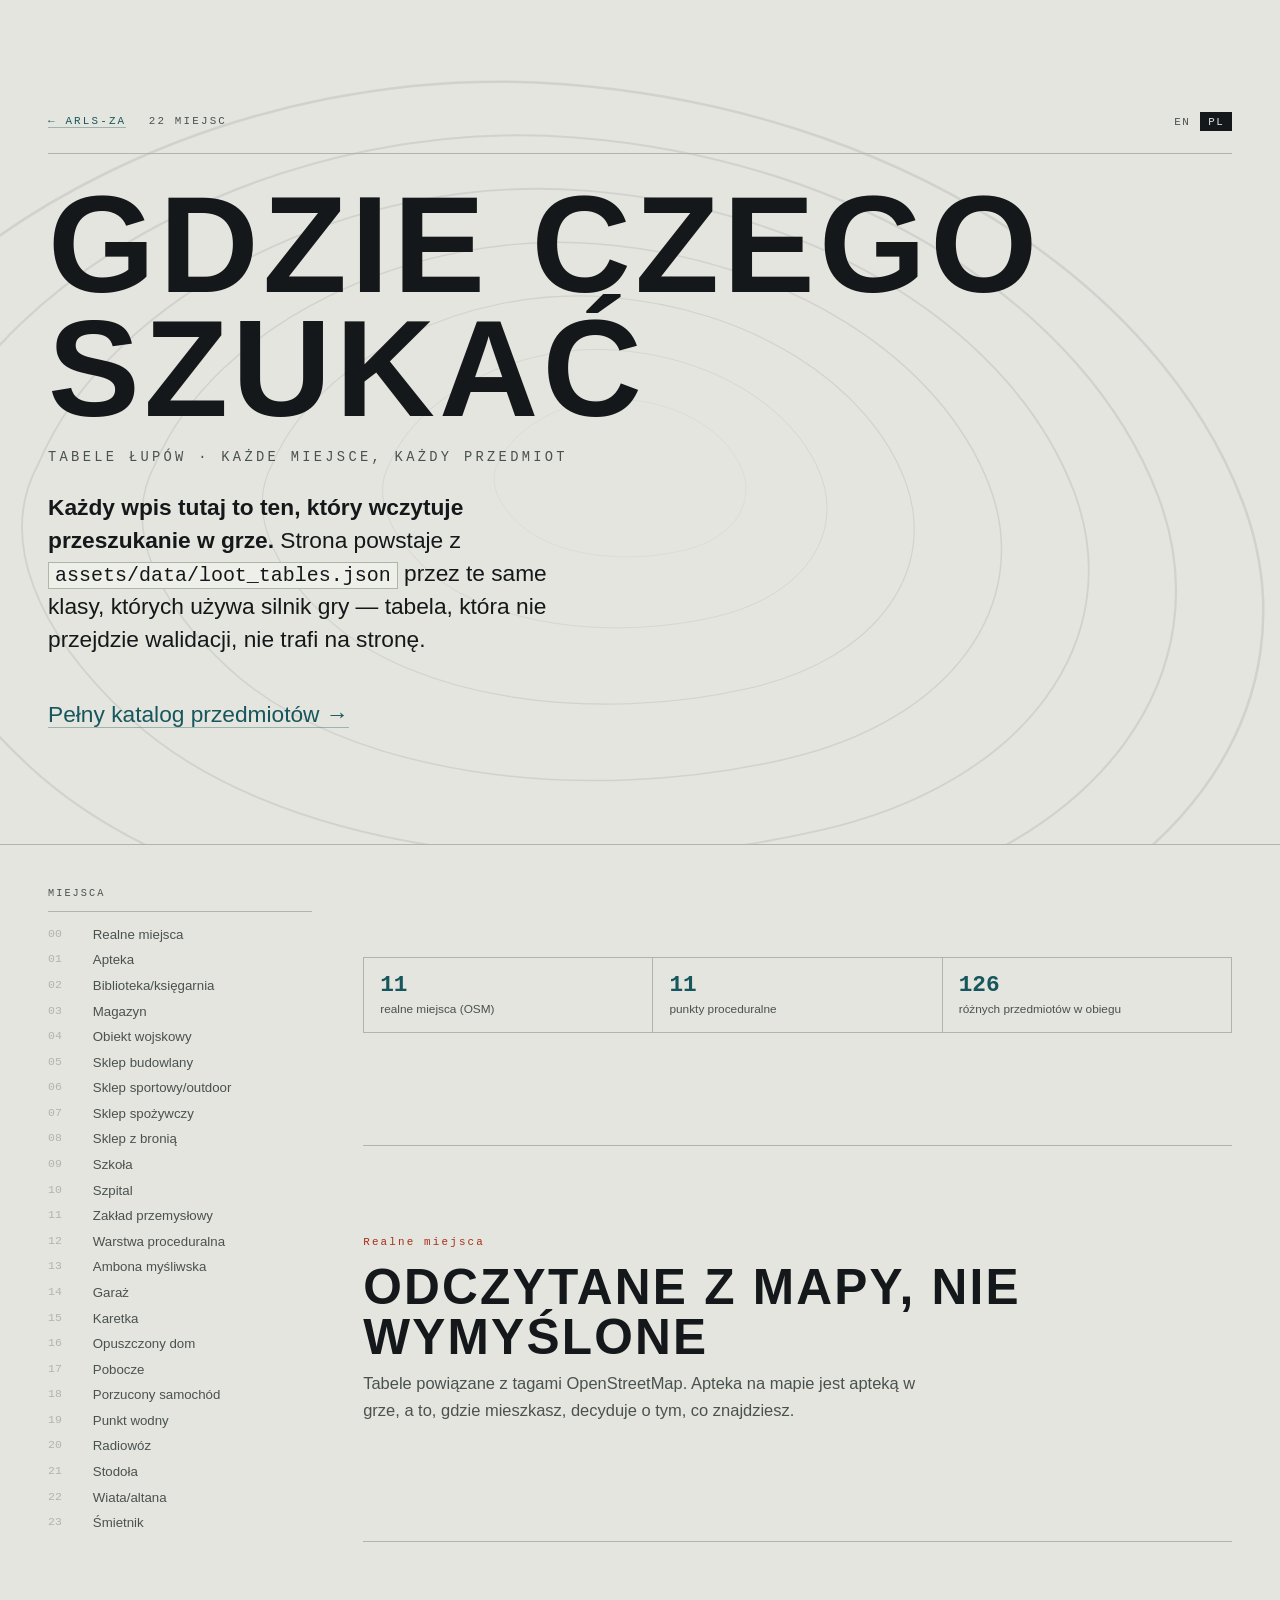
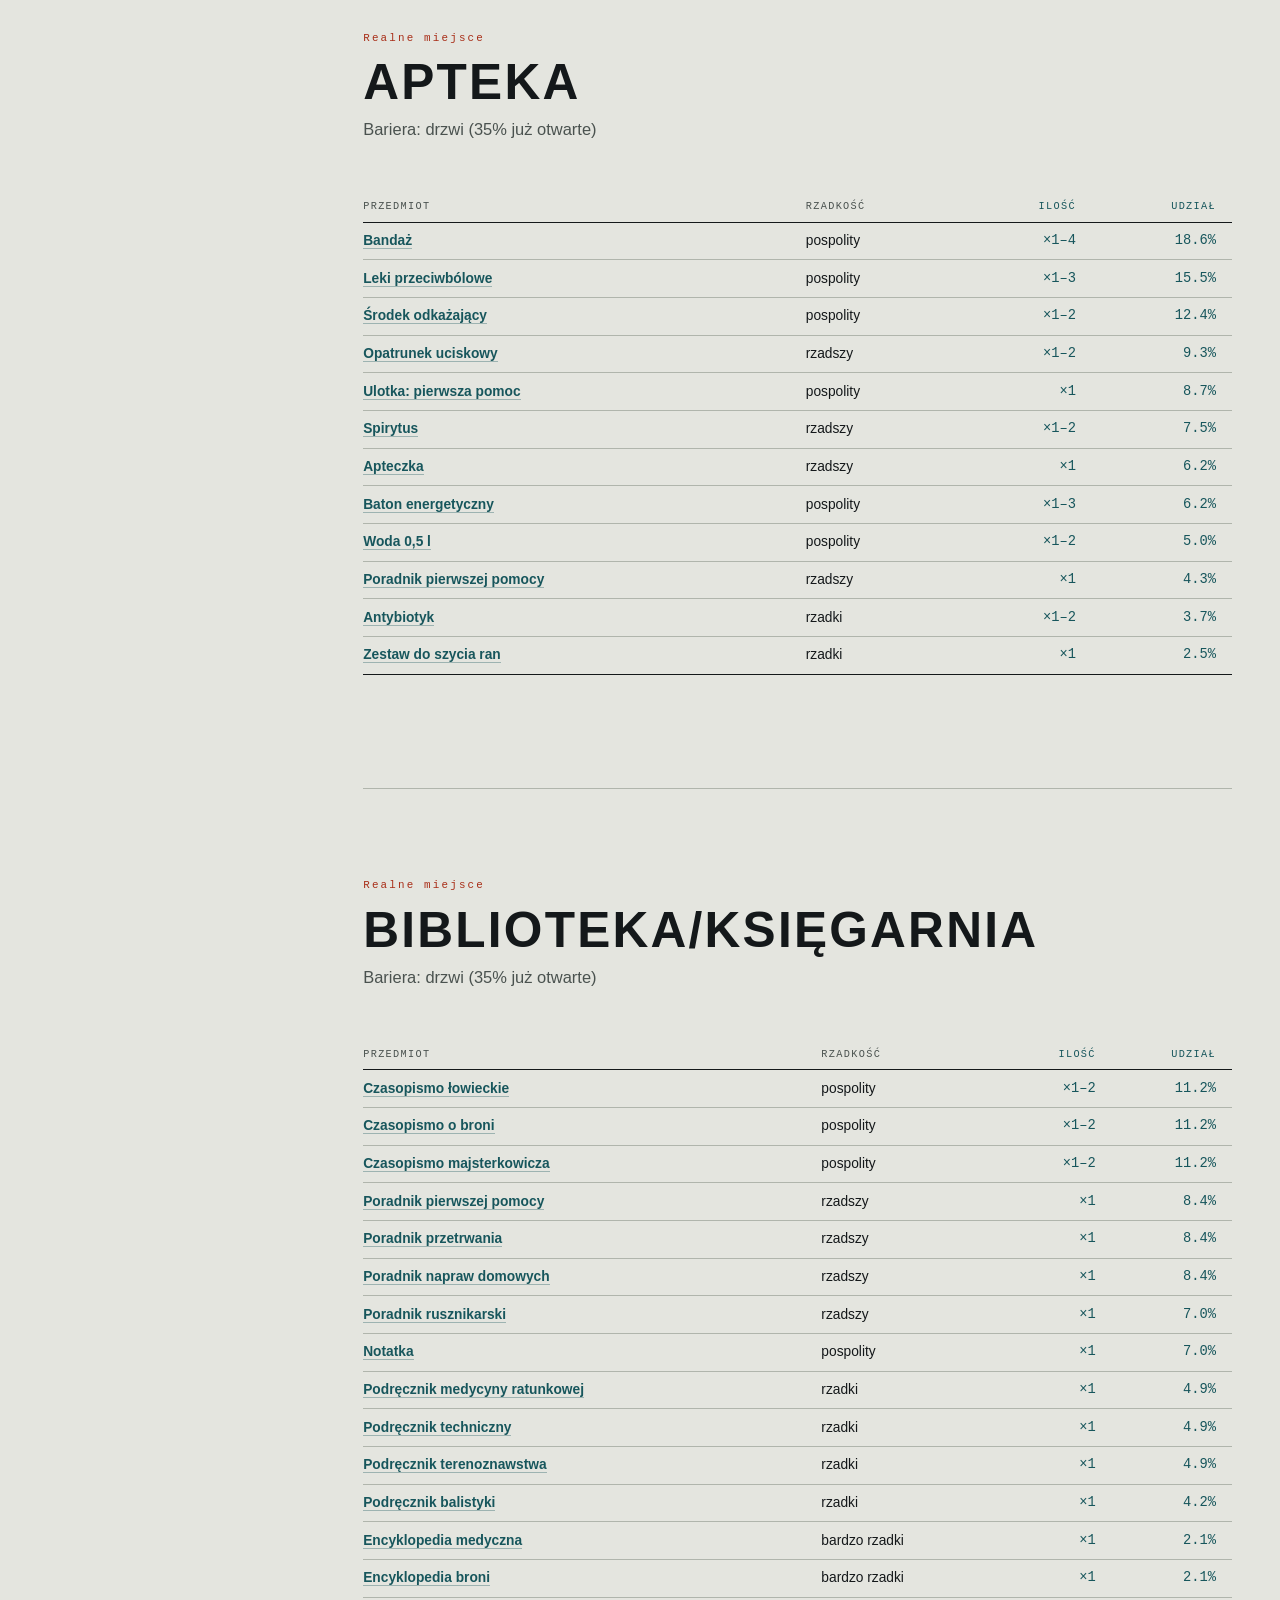
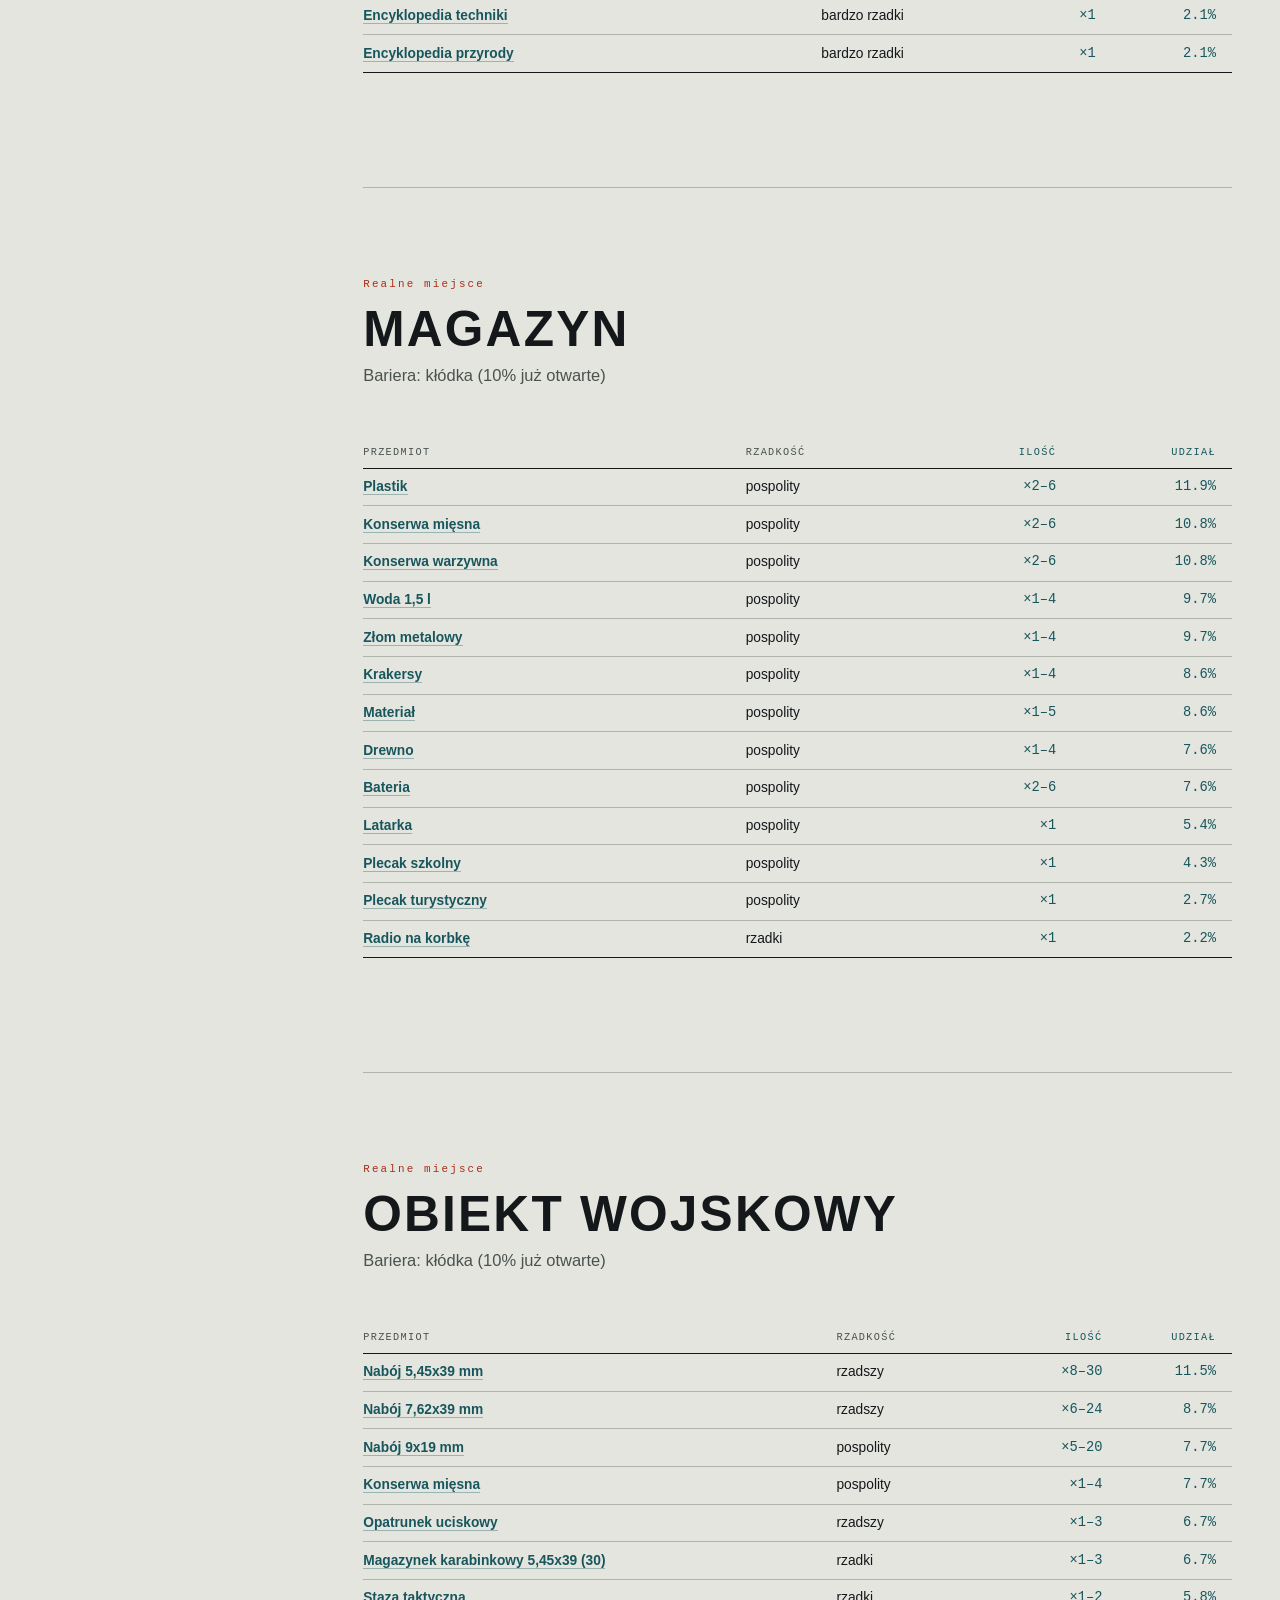
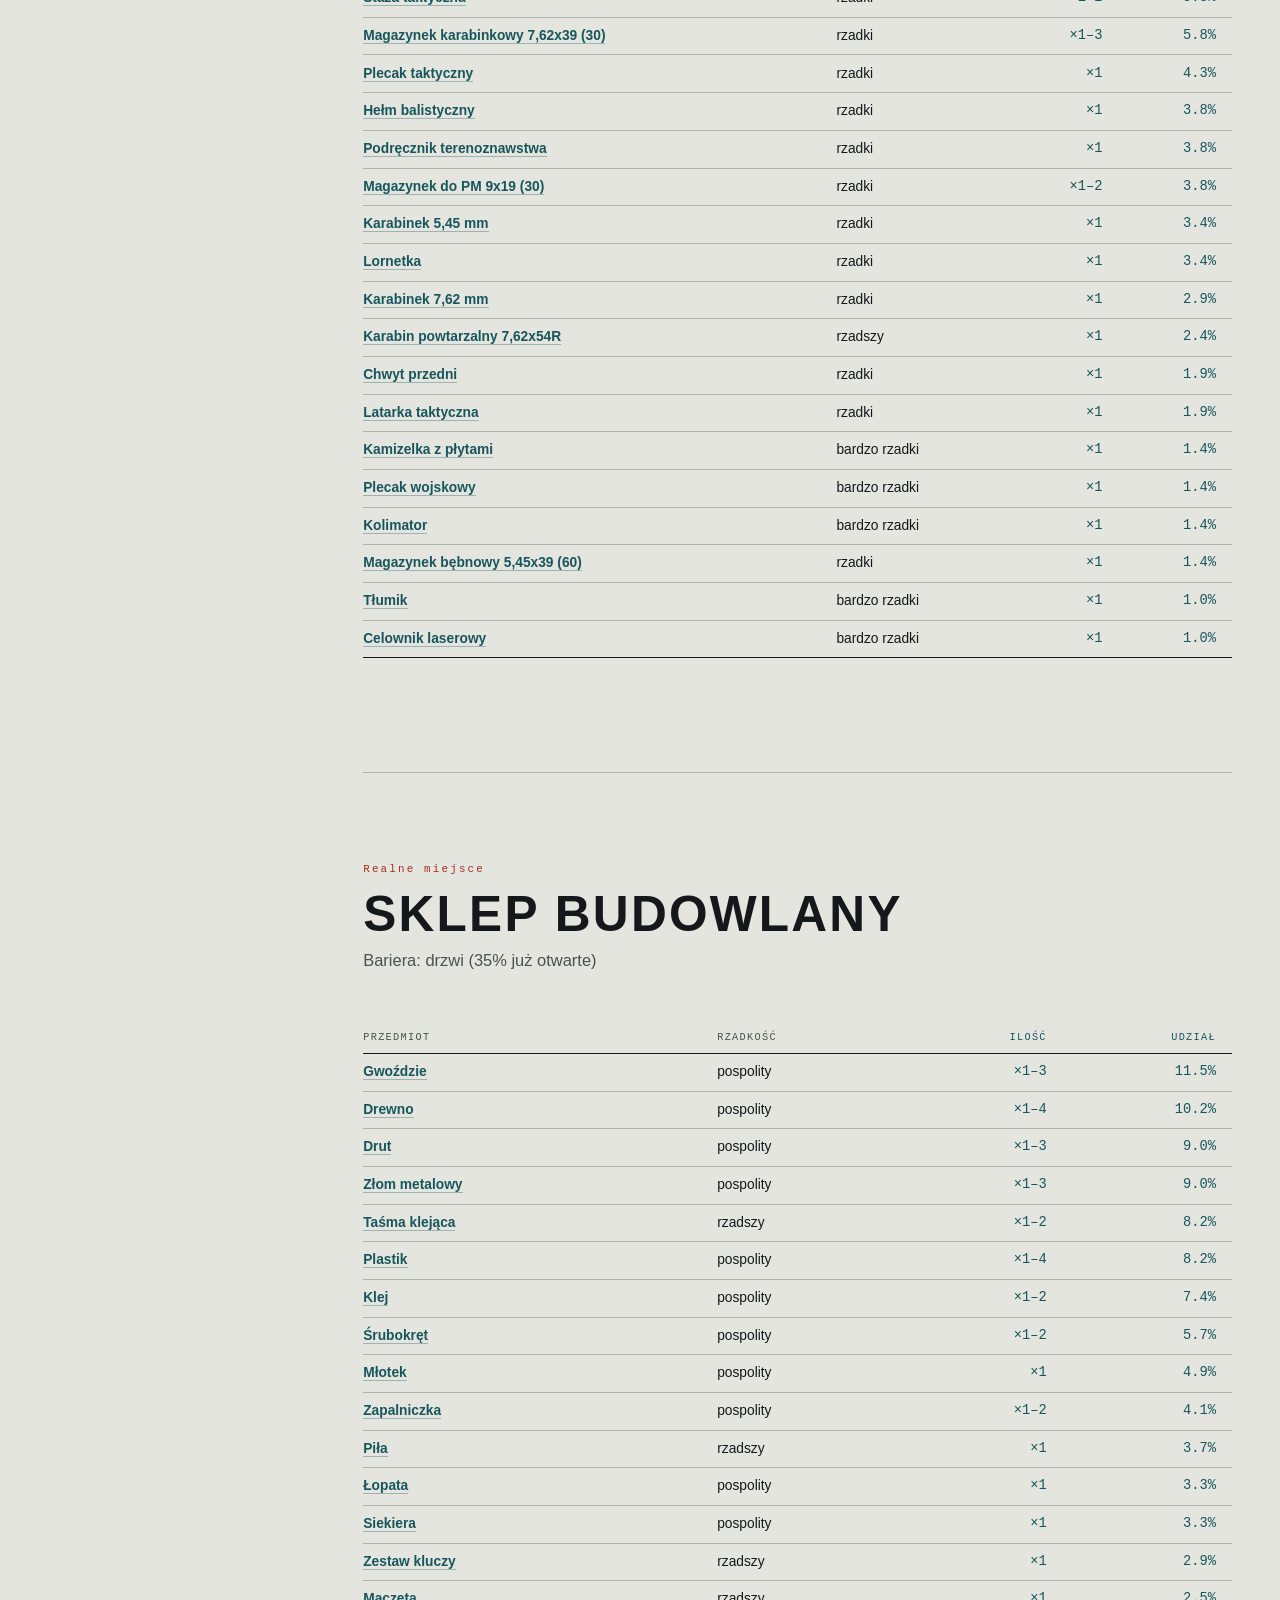
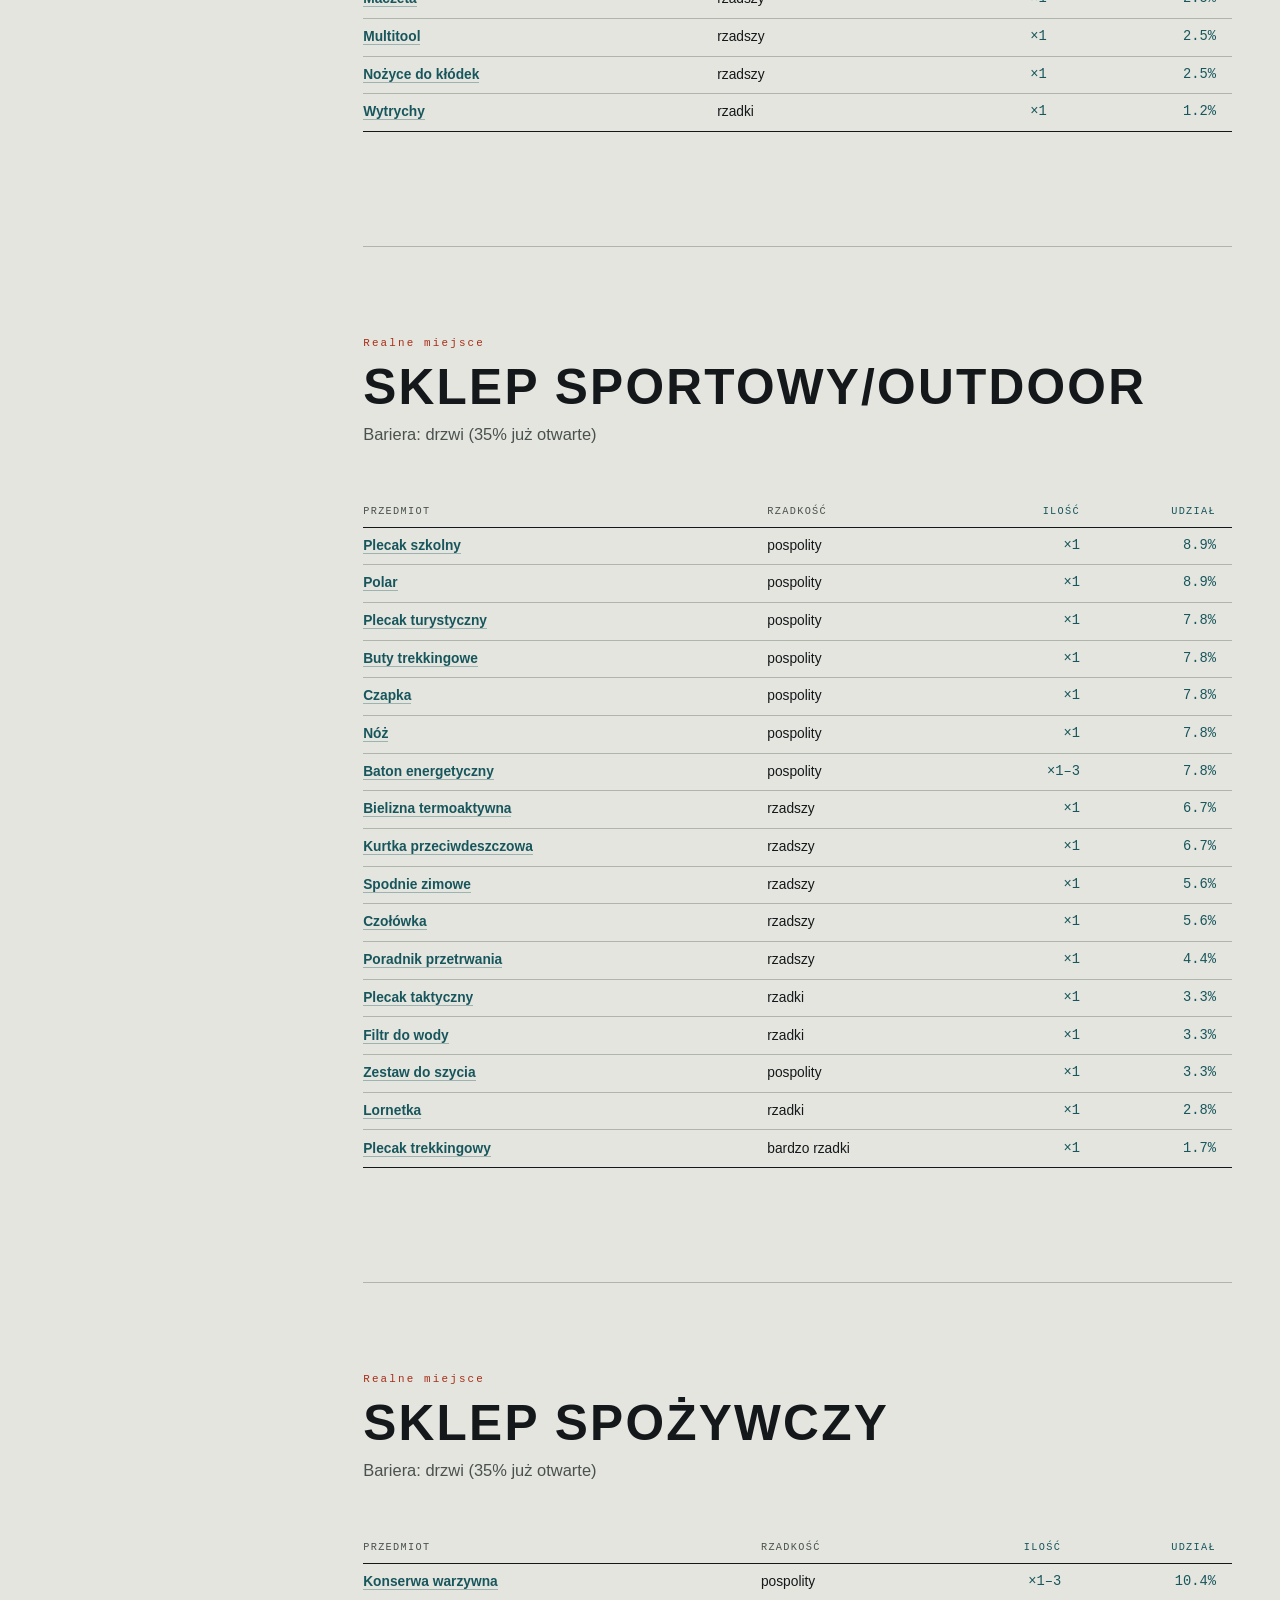
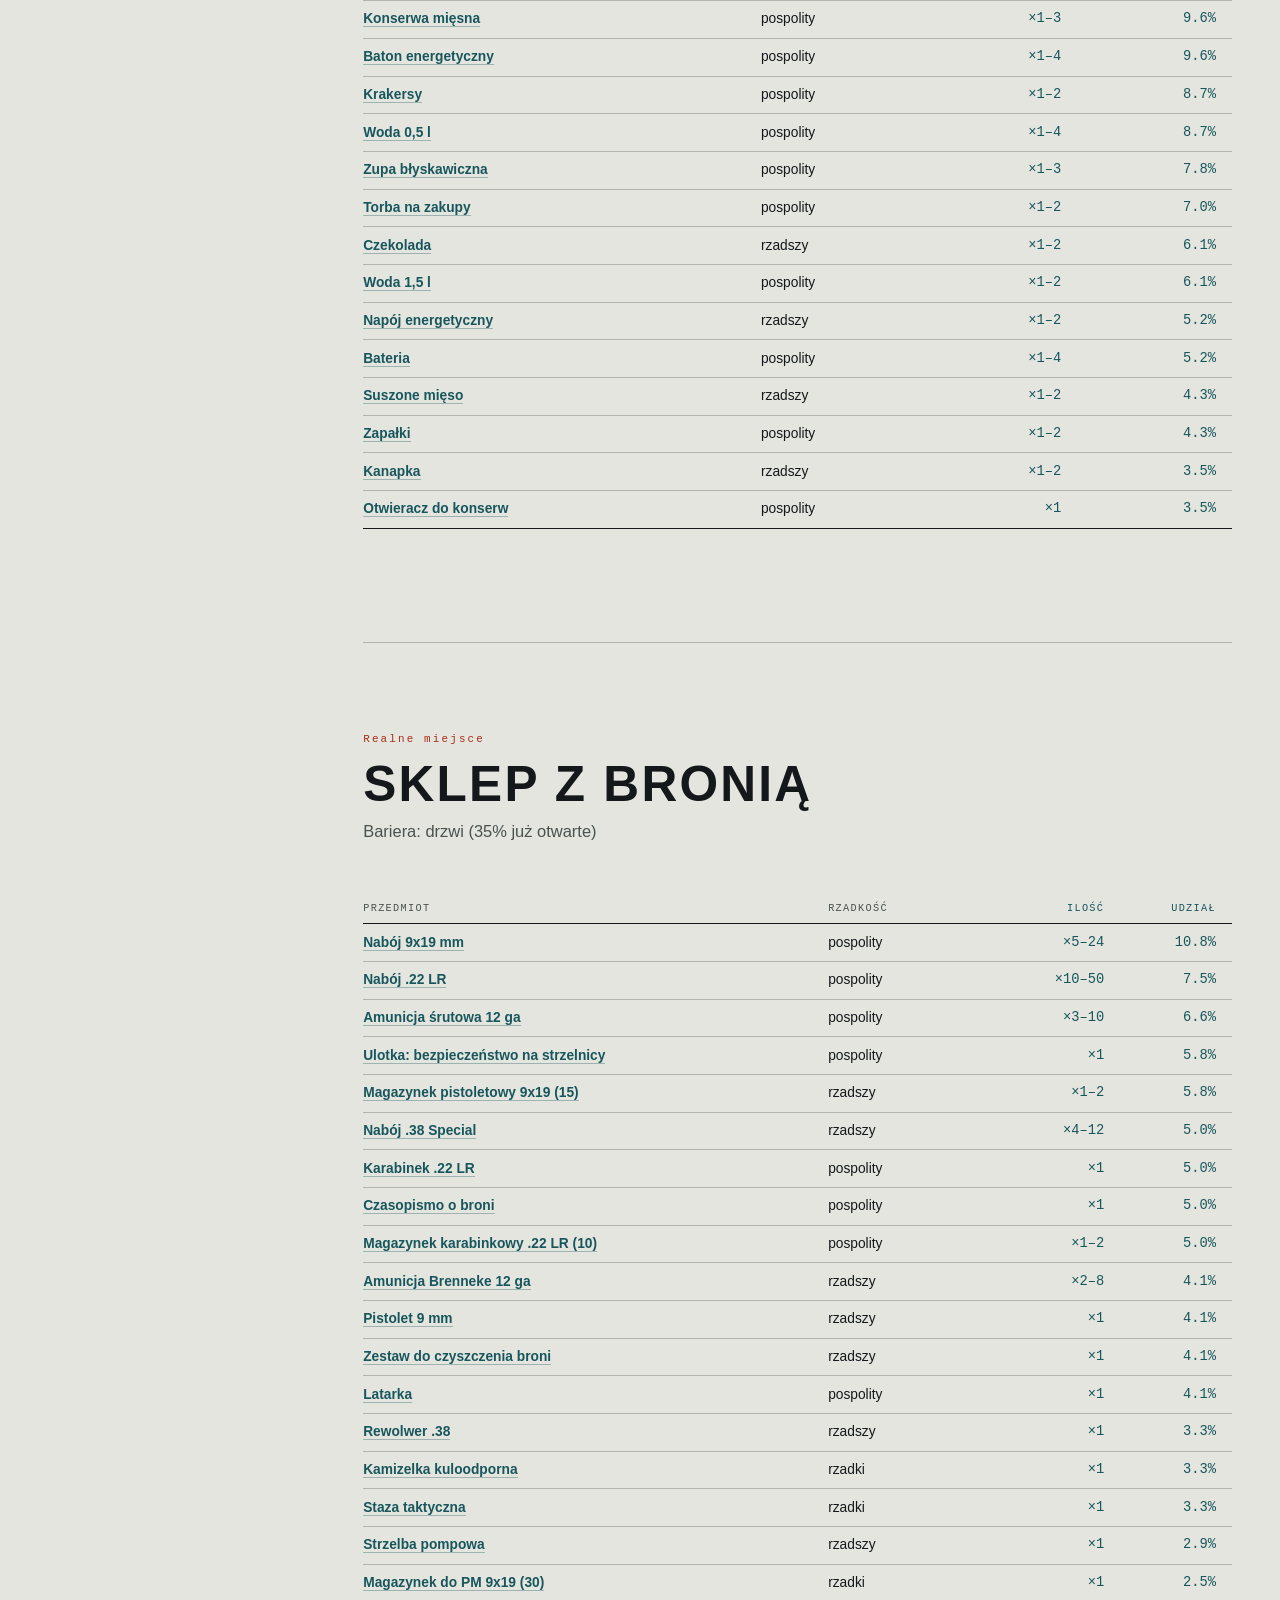
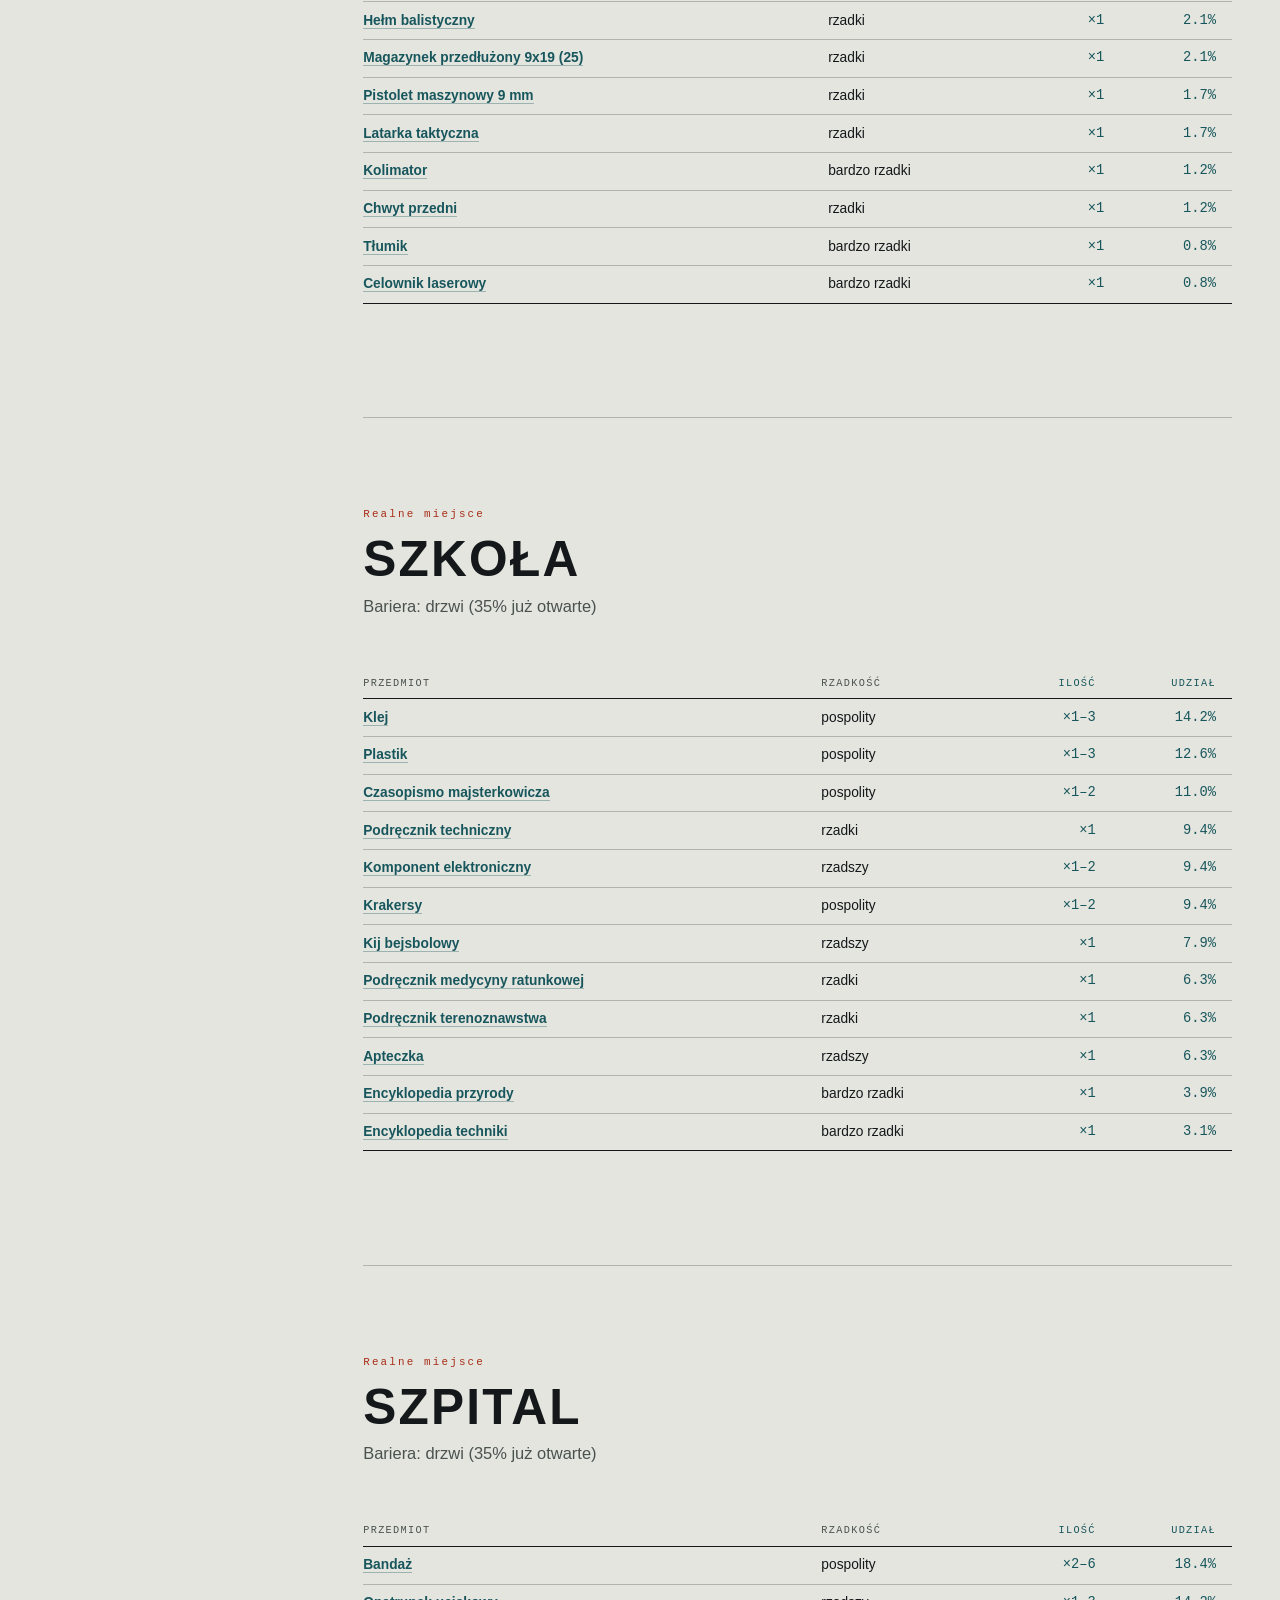
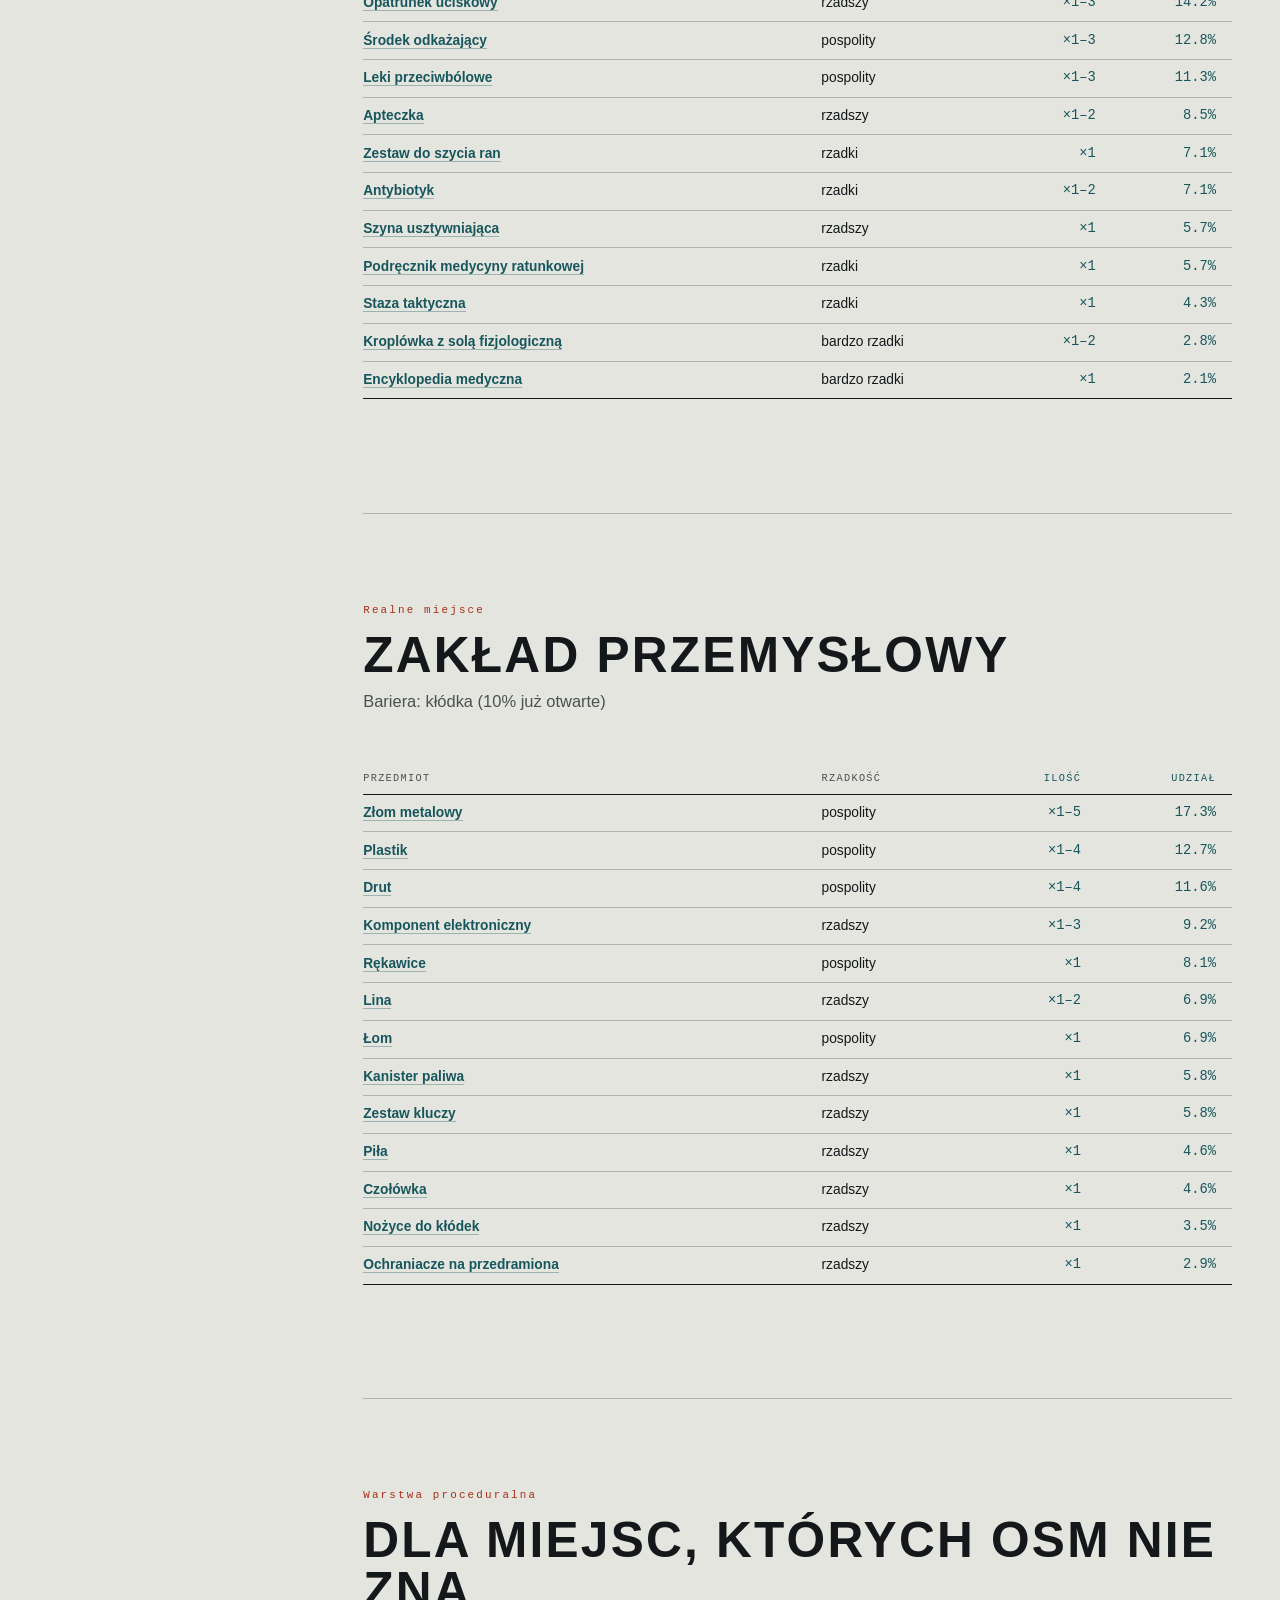
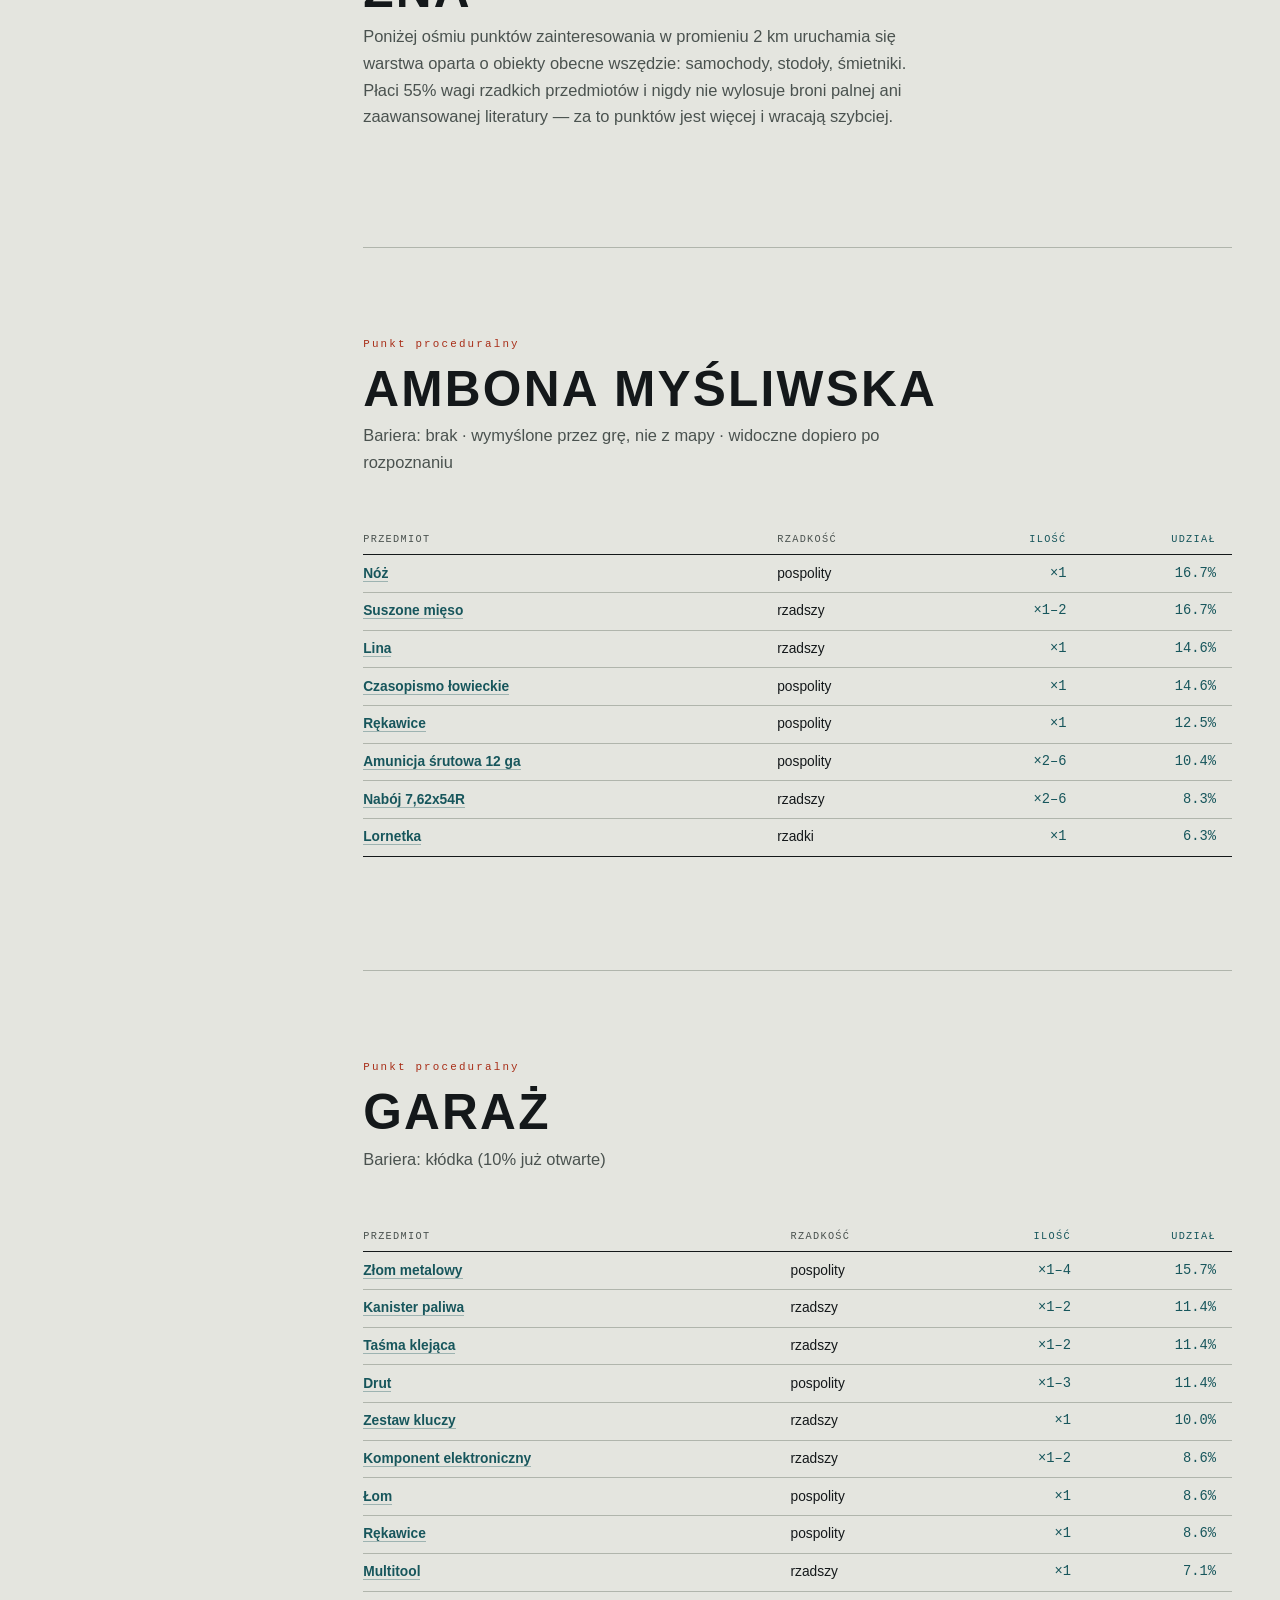
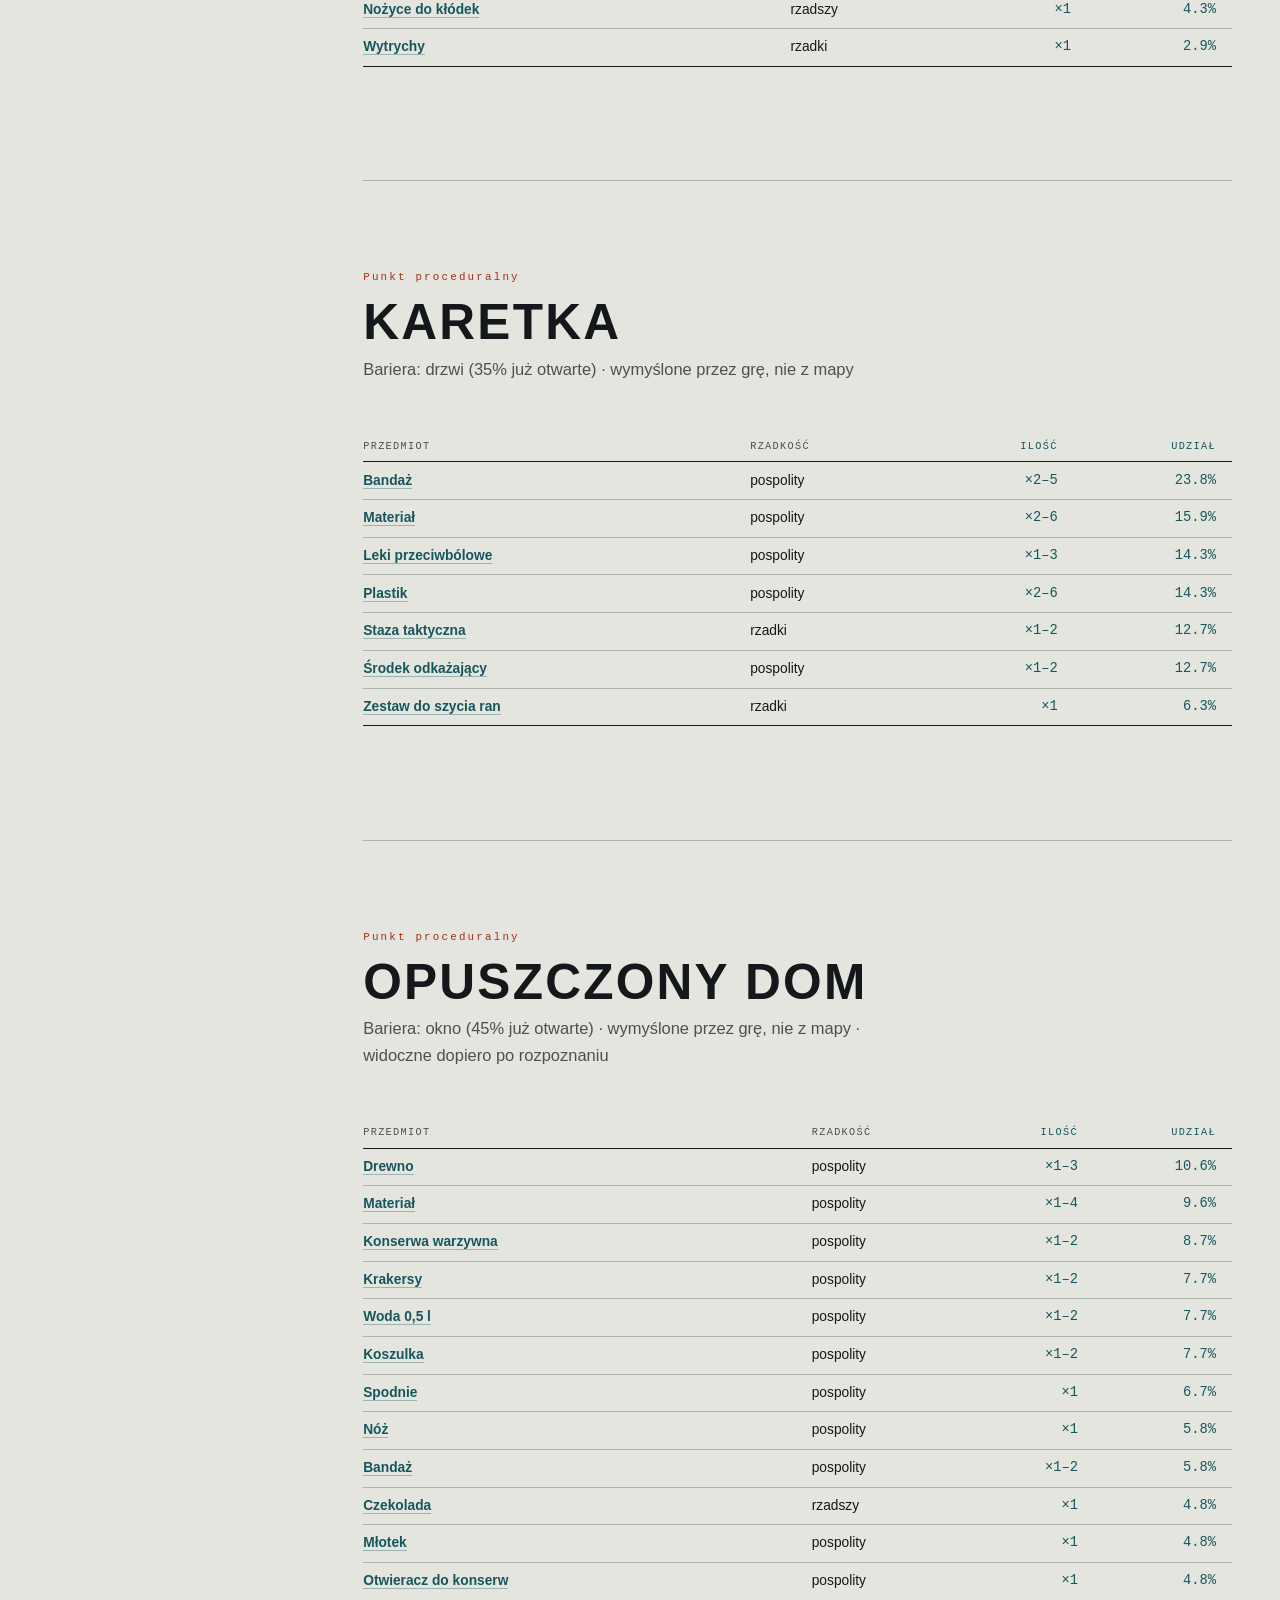
<file: pl/loot.html>
<!doctype html>
<html lang="pl">
<head>
<meta charset="utf-8">
<meta name="viewport" content="width=device-width, initial-scale=1">
<title>Gdzie czego szukać — ARLS-ZA</title>
<meta name="description" content="Każde miejsce do przeszukania w ARLS-ZA i co się w nim znajduje — prosto z tabel łupów gry.">
<meta name="color-scheme" content="light">
<meta property="og:title" content="Gdzie czego szukać — ARLS-ZA">
<meta property="og:description" content="Każde miejsce do przeszukania w ARLS-ZA i co się w nim znajduje — prosto z tabel łupów gry.">
<meta property="og:type" content="website">
<link rel="alternate" hreflang="en" href="../loot.html">
<link rel="alternate" hreflang="pl" href="loot.html">
<link rel="alternate" hreflang="x-default" href="../loot.html">
<link rel="icon" href="data:image/svg+xml,%3Csvg xmlns='http://www.w3.org/2000/svg' viewBox='0 0 32 32'%3E%3Crect width='32' height='32' fill='%23E4E5DF'/%3E%3Ccircle cx='16' cy='16' r='4' fill='none' stroke='%23A82D17' stroke-width='1.5'/%3E%3Ccircle cx='16' cy='16' r='9' fill='none' stroke='%23A82D17' stroke-width='1.2' opacity='.6'/%3E%3Ccircle cx='16' cy='16' r='14' fill='none' stroke='%23A82D17' stroke-width='1' opacity='.35'/%3E%3C/svg%3E">
<link rel="stylesheet" href="../assets/site.css">
</head>
<body>
<a class="skip" href="#content">Przejdź do treści</a>

<header class="hero">
  <svg class="hero__contour" viewBox="0 0 900 500" aria-hidden="true" preserveAspectRatio="xMidYMid slice">
    <g fill="none" stroke="currentColor" stroke-width="1">
      <g id="c"><path d="M120 250c40-95 175-160 300-150 130 10 235 78 268 165 30 80-25 160-140 186-140 32-300 10-378-62-52-48-72-99-50-139z"/></g>
      <use href="#c" transform="translate(450 250) scale(.86) translate(-450 -250)"/>
      <use href="#c" transform="translate(450 250) scale(.72) translate(-450 -250)"/>
      <use href="#c" transform="translate(450 250) scale(.58) translate(-450 -250)"/>
      <use href="#c" transform="translate(450 250) scale(.44) translate(-450 -250)"/>
      <use href="#c" transform="translate(450 250) scale(.30) translate(-450 -250)"/>
      <use href="#c" transform="translate(450 250) scale(.17) translate(-450 -250)"/>
    </g>
  </svg>

  <div class="hero__inner">
    <div class="hero__meta eyebrow">
      <span><a href="../index.html">← ARLS-ZA</a></span>
      <span>22 miejsc</span>
      <nav class="langs" aria-label="Language">
        <a href="../loot.html" data-lang-link hreflang="en">EN</a>
        <a href="loot.html" aria-current="true" data-lang-link hreflang="pl">PL</a>
      </nav>
    </div>

    <h1>
      <span class="hero__title">Gdzie czego szukać</span>
      <span class="hero__sub">Tabele łupów · każde miejsce, każdy przedmiot</span>
    </h1>
    <p class="thesis">
      <strong>Każdy wpis tutaj to ten, który wczytuje przeszukanie w grze.</strong> Strona powstaje z <code>assets/data/loot_tables.json</code> przez te same klasy, których używa silnik gry — tabela, która nie przejdzie walidacji, nie trafi na stronę.
    </p>
    <p class="thesis">
      <a href="../items.html">Pełny katalog przedmiotów →</a>
    </p>
  </div>
</header>

<div class="shell">
  <div class="layout">

    <nav class="rail" aria-label="Miejsca">
      <p class="rail__t">Miejsca</p>
      <ol id="rail-list">
        <li><a href="#real"><span>00</span><span>Realne miejsca</span></a></li>
        <li><a href="#poi_pharmacy"><span>01</span><span>Apteka</span></a></li>
        <li><a href="#poi_library"><span>02</span><span>Biblioteka/księgarnia</span></a></li>
        <li><a href="#poi_warehouse"><span>03</span><span>Magazyn</span></a></li>
        <li><a href="#poi_military"><span>04</span><span>Obiekt wojskowy</span></a></li>
        <li><a href="#poi_hardware"><span>05</span><span>Sklep budowlany</span></a></li>
        <li><a href="#poi_sports"><span>06</span><span>Sklep sportowy/outdoor</span></a></li>
        <li><a href="#poi_grocery"><span>07</span><span>Sklep spożywczy</span></a></li>
        <li><a href="#poi_weapons"><span>08</span><span>Sklep z bronią</span></a></li>
        <li><a href="#poi_school"><span>09</span><span>Szkoła</span></a></li>
        <li><a href="#poi_hospital"><span>10</span><span>Szpital</span></a></li>
        <li><a href="#poi_industrial"><span>11</span><span>Zakład przemysłowy</span></a></li>
        <li><a href="#procedural"><span>12</span><span>Warstwa proceduralna</span></a></li>
        <li><a href="#proc_hunting_stand"><span>13</span><span>Ambona myśliwska</span></a></li>
        <li><a href="#proc_garage"><span>14</span><span>Garaż</span></a></li>
        <li><a href="#proc_ambulance"><span>15</span><span>Karetka</span></a></li>
        <li><a href="#proc_abandoned_house"><span>16</span><span>Opuszczony dom</span></a></li>
        <li><a href="#proc_roadside"><span>17</span><span>Pobocze</span></a></li>
        <li><a href="#proc_abandoned_car"><span>18</span><span>Porzucony samochód</span></a></li>
        <li><a href="#proc_water_point"><span>19</span><span>Punkt wodny</span></a></li>
        <li><a href="#proc_police_car"><span>20</span><span>Radiowóz</span></a></li>
        <li><a href="#proc_barn"><span>21</span><span>Stodoła</span></a></li>
        <li><a href="#proc_shelter"><span>22</span><span>Wiata/altana</span></a></li>
        <li><a href="#proc_waste"><span>23</span><span>Śmietnik</span></a></li>
      </ol>
    </nav>

    <main id="content">

      <div class="jump">
        <label class="eyebrow" for="jump-sel">Skocz do</label>
        <select id="jump-sel" aria-label="Skocz do">
          <option value="#real">00 — Realne miejsca</option>
          <option value="#poi_pharmacy">01 — Apteka</option>
          <option value="#poi_library">02 — Biblioteka/księgarnia</option>
          <option value="#poi_warehouse">03 — Magazyn</option>
          <option value="#poi_military">04 — Obiekt wojskowy</option>
          <option value="#poi_hardware">05 — Sklep budowlany</option>
          <option value="#poi_sports">06 — Sklep sportowy/outdoor</option>
          <option value="#poi_grocery">07 — Sklep spożywczy</option>
          <option value="#poi_weapons">08 — Sklep z bronią</option>
          <option value="#poi_school">09 — Szkoła</option>
          <option value="#poi_hospital">10 — Szpital</option>
          <option value="#poi_industrial">11 — Zakład przemysłowy</option>
          <option value="#procedural">12 — Warstwa proceduralna</option>
          <option value="#proc_hunting_stand">13 — Ambona myśliwska</option>
          <option value="#proc_garage">14 — Garaż</option>
          <option value="#proc_ambulance">15 — Karetka</option>
          <option value="#proc_abandoned_house">16 — Opuszczony dom</option>
          <option value="#proc_roadside">17 — Pobocze</option>
          <option value="#proc_abandoned_car">18 — Porzucony samochód</option>
          <option value="#proc_water_point">19 — Punkt wodny</option>
          <option value="#proc_police_car">20 — Radiowóz</option>
          <option value="#proc_barn">21 — Stodoła</option>
          <option value="#proc_shelter">22 — Wiata/altana</option>
          <option value="#proc_waste">23 — Śmietnik</option>
        </select>
      </div>

      <section class="sec">
        <div class="stats">
          <div class="stat"><b>11</b><span>realne miejsca (OSM)</span></div>
          <div class="stat"><b>11</b><span>punkty proceduralne</span></div>
          <div class="stat"><b>126</b><span>różnych przedmiotów w obiegu</span></div>
        </div>
      </section>

      <section class="sec" id="real">
        <div class="sec__hd">
          <span class="sec__no">Realne miejsca</span>
          <h2>Odczytane z mapy, nie wymyślone</h2>
          <p class="sec__lede">Tabele powiązane z tagami OpenStreetMap. Apteka na mapie jest apteką w grze, a to, gdzie mieszkasz, decyduje o tym, co znajdziesz.</p>
        </div>
      </section>

      <section class="sec" id="poi_pharmacy">
        <div class="sec__hd">
          <span class="sec__no">Realne miejsce</span>
          <h2>Apteka</h2>
          <p class="sec__lede">Bariera: drzwi (35% już otwarte)</p>
        </div>
        <div class="scroller">
          <table class="tbl">
            <thead><tr><th scope="col">Przedmiot</th><th scope="col">Rzadkość</th><th scope="col" class="n">Ilość</th><th scope="col" class="n">Udział</th></tr></thead>
            <tbody>
              <tr><th scope="row"><a href="../items.html#item-med_bandage">Bandaż</a></th><td>pospolity</td><td class="n">×1–4</td><td class="n">18.6%</td></tr>
              <tr><th scope="row"><a href="../items.html#item-med_painkillers">Leki przeciwbólowe</a></th><td>pospolity</td><td class="n">×1–3</td><td class="n">15.5%</td></tr>
              <tr><th scope="row"><a href="../items.html#item-med_antiseptic">Środek odkażający</a></th><td>pospolity</td><td class="n">×1–2</td><td class="n">12.4%</td></tr>
              <tr><th scope="row"><a href="../items.html#item-med_pressure_dressing">Opatrunek uciskowy</a></th><td>rzadszy</td><td class="n">×1–2</td><td class="n">9.3%</td></tr>
              <tr><th scope="row"><a href="../items.html#item-lit_leaflet_first_aid">Ulotka: pierwsza pomoc</a></th><td>pospolity</td><td class="n">×1</td><td class="n">8.7%</td></tr>
              <tr><th scope="row"><a href="../items.html#item-mat_alcohol">Spirytus</a></th><td>rzadszy</td><td class="n">×1–2</td><td class="n">7.5%</td></tr>
              <tr><th scope="row"><a href="../items.html#item-med_first_aid_kit">Apteczka</a></th><td>rzadszy</td><td class="n">×1</td><td class="n">6.2%</td></tr>
              <tr><th scope="row"><a href="../items.html#item-food_energy_bar">Baton energetyczny</a></th><td>pospolity</td><td class="n">×1–3</td><td class="n">6.2%</td></tr>
              <tr><th scope="row"><a href="../items.html#item-drink_water_bottle_500">Woda 0,5 l</a></th><td>pospolity</td><td class="n">×1–2</td><td class="n">5.0%</td></tr>
              <tr><th scope="row"><a href="../items.html#item-lit_guide_first_aid">Poradnik pierwszej pomocy</a></th><td>rzadszy</td><td class="n">×1</td><td class="n">4.3%</td></tr>
              <tr><th scope="row"><a href="../items.html#item-med_antibiotics">Antybiotyk</a></th><td>rzadki</td><td class="n">×1–2</td><td class="n">3.7%</td></tr>
              <tr><th scope="row"><a href="../items.html#item-med_suture_kit">Zestaw do szycia ran</a></th><td>rzadki</td><td class="n">×1</td><td class="n">2.5%</td></tr>
            </tbody>
          </table>
        </div>
      </section>

      <section class="sec" id="poi_library">
        <div class="sec__hd">
          <span class="sec__no">Realne miejsce</span>
          <h2>Biblioteka/księgarnia</h2>
          <p class="sec__lede">Bariera: drzwi (35% już otwarte)</p>
        </div>
        <div class="scroller">
          <table class="tbl">
            <thead><tr><th scope="col">Przedmiot</th><th scope="col">Rzadkość</th><th scope="col" class="n">Ilość</th><th scope="col" class="n">Udział</th></tr></thead>
            <tbody>
              <tr><th scope="row"><a href="../items.html#item-lit_magazine_hunting">Czasopismo łowieckie</a></th><td>pospolity</td><td class="n">×1–2</td><td class="n">11.2%</td></tr>
              <tr><th scope="row"><a href="../items.html#item-lit_magazine_guns">Czasopismo o broni</a></th><td>pospolity</td><td class="n">×1–2</td><td class="n">11.2%</td></tr>
              <tr><th scope="row"><a href="../items.html#item-lit_magazine_diy">Czasopismo majsterkowicza</a></th><td>pospolity</td><td class="n">×1–2</td><td class="n">11.2%</td></tr>
              <tr><th scope="row"><a href="../items.html#item-lit_guide_first_aid">Poradnik pierwszej pomocy</a></th><td>rzadszy</td><td class="n">×1</td><td class="n">8.4%</td></tr>
              <tr><th scope="row"><a href="../items.html#item-lit_guide_survival">Poradnik przetrwania</a></th><td>rzadszy</td><td class="n">×1</td><td class="n">8.4%</td></tr>
              <tr><th scope="row"><a href="../items.html#item-lit_guide_repairs">Poradnik napraw domowych</a></th><td>rzadszy</td><td class="n">×1</td><td class="n">8.4%</td></tr>
              <tr><th scope="row"><a href="../items.html#item-lit_guide_gunsmithing">Poradnik rusznikarski</a></th><td>rzadszy</td><td class="n">×1</td><td class="n">7.0%</td></tr>
              <tr><th scope="row"><a href="../items.html#item-lit_note">Notatka</a></th><td>pospolity</td><td class="n">×1</td><td class="n">7.0%</td></tr>
              <tr><th scope="row"><a href="../items.html#item-lit_textbook_medicine">Podręcznik medycyny ratunkowej</a></th><td>rzadki</td><td class="n">×1</td><td class="n">4.9%</td></tr>
              <tr><th scope="row"><a href="../items.html#item-lit_textbook_engineering">Podręcznik techniczny</a></th><td>rzadki</td><td class="n">×1</td><td class="n">4.9%</td></tr>
              <tr><th scope="row"><a href="../items.html#item-lit_textbook_fieldcraft">Podręcznik terenoznawstwa</a></th><td>rzadki</td><td class="n">×1</td><td class="n">4.9%</td></tr>
              <tr><th scope="row"><a href="../items.html#item-lit_textbook_ballistics">Podręcznik balistyki</a></th><td>rzadki</td><td class="n">×1</td><td class="n">4.2%</td></tr>
              <tr><th scope="row"><a href="../items.html#item-lit_encyclopedia_medicine">Encyklopedia medyczna</a></th><td>bardzo rzadki</td><td class="n">×1</td><td class="n">2.1%</td></tr>
              <tr><th scope="row"><a href="../items.html#item-lit_encyclopedia_weapons">Encyklopedia broni</a></th><td>bardzo rzadki</td><td class="n">×1</td><td class="n">2.1%</td></tr>
              <tr><th scope="row"><a href="../items.html#item-lit_encyclopedia_engineering">Encyklopedia techniki</a></th><td>bardzo rzadki</td><td class="n">×1</td><td class="n">2.1%</td></tr>
              <tr><th scope="row"><a href="../items.html#item-lit_encyclopedia_nature">Encyklopedia przyrody</a></th><td>bardzo rzadki</td><td class="n">×1</td><td class="n">2.1%</td></tr>
            </tbody>
          </table>
        </div>
      </section>

      <section class="sec" id="poi_warehouse">
        <div class="sec__hd">
          <span class="sec__no">Realne miejsce</span>
          <h2>Magazyn</h2>
          <p class="sec__lede">Bariera: kłódka (10% już otwarte)</p>
        </div>
        <div class="scroller">
          <table class="tbl">
            <thead><tr><th scope="col">Przedmiot</th><th scope="col">Rzadkość</th><th scope="col" class="n">Ilość</th><th scope="col" class="n">Udział</th></tr></thead>
            <tbody>
              <tr><th scope="row"><a href="../items.html#item-mat_plastic">Plastik</a></th><td>pospolity</td><td class="n">×2–6</td><td class="n">11.9%</td></tr>
              <tr><th scope="row"><a href="../items.html#item-food_canned_meat">Konserwa mięsna</a></th><td>pospolity</td><td class="n">×2–6</td><td class="n">10.8%</td></tr>
              <tr><th scope="row"><a href="../items.html#item-food_canned_vegetables">Konserwa warzywna</a></th><td>pospolity</td><td class="n">×2–6</td><td class="n">10.8%</td></tr>
              <tr><th scope="row"><a href="../items.html#item-drink_water_bottle_1500">Woda 1,5 l</a></th><td>pospolity</td><td class="n">×1–4</td><td class="n">9.7%</td></tr>
              <tr><th scope="row"><a href="../items.html#item-mat_metal">Złom metalowy</a></th><td>pospolity</td><td class="n">×1–4</td><td class="n">9.7%</td></tr>
              <tr><th scope="row"><a href="../items.html#item-food_crackers">Krakersy</a></th><td>pospolity</td><td class="n">×1–4</td><td class="n">8.6%</td></tr>
              <tr><th scope="row"><a href="../items.html#item-mat_fabric">Materiał</a></th><td>pospolity</td><td class="n">×1–5</td><td class="n">8.6%</td></tr>
              <tr><th scope="row"><a href="../items.html#item-mat_wood">Drewno</a></th><td>pospolity</td><td class="n">×1–4</td><td class="n">7.6%</td></tr>
              <tr><th scope="row"><a href="../items.html#item-mat_battery">Bateria</a></th><td>pospolity</td><td class="n">×2–6</td><td class="n">7.6%</td></tr>
              <tr><th scope="row"><a href="../items.html#item-tool_flashlight">Latarka</a></th><td>pospolity</td><td class="n">×1</td><td class="n">5.4%</td></tr>
              <tr><th scope="row"><a href="../items.html#item-pack_school">Plecak szkolny</a></th><td>pospolity</td><td class="n">×1</td><td class="n">4.3%</td></tr>
              <tr><th scope="row"><a href="../items.html#item-pack_daypack">Plecak turystyczny</a></th><td>pospolity</td><td class="n">×1</td><td class="n">2.7%</td></tr>
              <tr><th scope="row"><a href="../items.html#item-tool_crank_radio">Radio na korbkę</a></th><td>rzadki</td><td class="n">×1</td><td class="n">2.2%</td></tr>
            </tbody>
          </table>
        </div>
      </section>

      <section class="sec" id="poi_military">
        <div class="sec__hd">
          <span class="sec__no">Realne miejsce</span>
          <h2>Obiekt wojskowy</h2>
          <p class="sec__lede">Bariera: kłódka (10% już otwarte)</p>
        </div>
        <div class="scroller">
          <table class="tbl">
            <thead><tr><th scope="col">Przedmiot</th><th scope="col">Rzadkość</th><th scope="col" class="n">Ilość</th><th scope="col" class="n">Udział</th></tr></thead>
            <tbody>
              <tr><th scope="row"><a href="../items.html#item-ammo_545x39">Nabój 5,45x39 mm</a></th><td>rzadszy</td><td class="n">×8–30</td><td class="n">11.5%</td></tr>
              <tr><th scope="row"><a href="../items.html#item-ammo_762x39">Nabój 7,62x39 mm</a></th><td>rzadszy</td><td class="n">×6–24</td><td class="n">8.7%</td></tr>
              <tr><th scope="row"><a href="../items.html#item-ammo_9x19">Nabój 9x19 mm</a></th><td>pospolity</td><td class="n">×5–20</td><td class="n">7.7%</td></tr>
              <tr><th scope="row"><a href="../items.html#item-food_canned_meat">Konserwa mięsna</a></th><td>pospolity</td><td class="n">×1–4</td><td class="n">7.7%</td></tr>
              <tr><th scope="row"><a href="../items.html#item-med_pressure_dressing">Opatrunek uciskowy</a></th><td>rzadszy</td><td class="n">×1–3</td><td class="n">6.7%</td></tr>
              <tr><th scope="row"><a href="../items.html#item-mag_rifle_545">Magazynek karabinkowy 5,45x39 (30)</a></th><td>rzadki</td><td class="n">×1–3</td><td class="n">6.7%</td></tr>
              <tr><th scope="row"><a href="../items.html#item-med_tourniquet">Staza taktyczna</a></th><td>rzadki</td><td class="n">×1–2</td><td class="n">5.8%</td></tr>
              <tr><th scope="row"><a href="../items.html#item-mag_rifle_762x39">Magazynek karabinkowy 7,62x39 (30)</a></th><td>rzadki</td><td class="n">×1–3</td><td class="n">5.8%</td></tr>
              <tr><th scope="row"><a href="../items.html#item-pack_tactical">Plecak taktyczny</a></th><td>rzadki</td><td class="n">×1</td><td class="n">4.3%</td></tr>
              <tr><th scope="row"><a href="../items.html#item-armor_helmet_ballistic">Hełm balistyczny</a></th><td>rzadki</td><td class="n">×1</td><td class="n">3.8%</td></tr>
              <tr><th scope="row"><a href="../items.html#item-lit_textbook_fieldcraft">Podręcznik terenoznawstwa</a></th><td>rzadki</td><td class="n">×1</td><td class="n">3.8%</td></tr>
              <tr><th scope="row"><a href="../items.html#item-mag_smg_9mm">Magazynek do PM 9x19 (30)</a></th><td>rzadki</td><td class="n">×1–2</td><td class="n">3.8%</td></tr>
              <tr><th scope="row"><a href="../items.html#item-weapon_rifle_545">Karabinek 5,45 mm</a></th><td>rzadki</td><td class="n">×1</td><td class="n">3.4%</td></tr>
              <tr><th scope="row"><a href="../items.html#item-tool_binoculars">Lornetka</a></th><td>rzadki</td><td class="n">×1</td><td class="n">3.4%</td></tr>
              <tr><th scope="row"><a href="../items.html#item-weapon_rifle_762x39">Karabinek 7,62 mm</a></th><td>rzadki</td><td class="n">×1</td><td class="n">2.9%</td></tr>
              <tr><th scope="row"><a href="../items.html#item-weapon_rifle_mosin">Karabin powtarzalny 7,62x54R</a></th><td>rzadszy</td><td class="n">×1</td><td class="n">2.4%</td></tr>
              <tr><th scope="row"><a href="../items.html#item-att_foregrip">Chwyt przedni</a></th><td>rzadki</td><td class="n">×1</td><td class="n">1.9%</td></tr>
              <tr><th scope="row"><a href="../items.html#item-att_weapon_light">Latarka taktyczna</a></th><td>rzadki</td><td class="n">×1</td><td class="n">1.9%</td></tr>
              <tr><th scope="row"><a href="../items.html#item-armor_vest_plate">Kamizelka z płytami</a></th><td>bardzo rzadki</td><td class="n">×1</td><td class="n">1.4%</td></tr>
              <tr><th scope="row"><a href="../items.html#item-pack_military">Plecak wojskowy</a></th><td>bardzo rzadki</td><td class="n">×1</td><td class="n">1.4%</td></tr>
              <tr><th scope="row"><a href="../items.html#item-att_red_dot">Kolimator</a></th><td>bardzo rzadki</td><td class="n">×1</td><td class="n">1.4%</td></tr>
              <tr><th scope="row"><a href="../items.html#item-mag_rifle_545_drum">Magazynek bębnowy 5,45x39 (60)</a></th><td>rzadki</td><td class="n">×1</td><td class="n">1.4%</td></tr>
              <tr><th scope="row"><a href="../items.html#item-tool_suppressor">Tłumik</a></th><td>bardzo rzadki</td><td class="n">×1</td><td class="n">1.0%</td></tr>
              <tr><th scope="row"><a href="../items.html#item-att_laser">Celownik laserowy</a></th><td>bardzo rzadki</td><td class="n">×1</td><td class="n">1.0%</td></tr>
            </tbody>
          </table>
        </div>
      </section>

      <section class="sec" id="poi_hardware">
        <div class="sec__hd">
          <span class="sec__no">Realne miejsce</span>
          <h2>Sklep budowlany</h2>
          <p class="sec__lede">Bariera: drzwi (35% już otwarte)</p>
        </div>
        <div class="scroller">
          <table class="tbl">
            <thead><tr><th scope="col">Przedmiot</th><th scope="col">Rzadkość</th><th scope="col" class="n">Ilość</th><th scope="col" class="n">Udział</th></tr></thead>
            <tbody>
              <tr><th scope="row"><a href="../items.html#item-mat_nails">Gwoździe</a></th><td>pospolity</td><td class="n">×1–3</td><td class="n">11.5%</td></tr>
              <tr><th scope="row"><a href="../items.html#item-mat_wood">Drewno</a></th><td>pospolity</td><td class="n">×1–4</td><td class="n">10.2%</td></tr>
              <tr><th scope="row"><a href="../items.html#item-mat_wire">Drut</a></th><td>pospolity</td><td class="n">×1–3</td><td class="n">9.0%</td></tr>
              <tr><th scope="row"><a href="../items.html#item-mat_metal">Złom metalowy</a></th><td>pospolity</td><td class="n">×1–3</td><td class="n">9.0%</td></tr>
              <tr><th scope="row"><a href="../items.html#item-mat_duct_tape">Taśma klejąca</a></th><td>rzadszy</td><td class="n">×1–2</td><td class="n">8.2%</td></tr>
              <tr><th scope="row"><a href="../items.html#item-mat_plastic">Plastik</a></th><td>pospolity</td><td class="n">×1–4</td><td class="n">8.2%</td></tr>
              <tr><th scope="row"><a href="../items.html#item-mat_glue">Klej</a></th><td>pospolity</td><td class="n">×1–2</td><td class="n">7.4%</td></tr>
              <tr><th scope="row"><a href="../items.html#item-melee_screwdriver">Śrubokręt</a></th><td>pospolity</td><td class="n">×1–2</td><td class="n">5.7%</td></tr>
              <tr><th scope="row"><a href="../items.html#item-melee_hammer">Młotek</a></th><td>pospolity</td><td class="n">×1</td><td class="n">4.9%</td></tr>
              <tr><th scope="row"><a href="../items.html#item-tool_lighter">Zapalniczka</a></th><td>pospolity</td><td class="n">×1–2</td><td class="n">4.1%</td></tr>
              <tr><th scope="row"><a href="../items.html#item-tool_saw">Piła</a></th><td>rzadszy</td><td class="n">×1</td><td class="n">3.7%</td></tr>
              <tr><th scope="row"><a href="../items.html#item-melee_shovel">Łopata</a></th><td>pospolity</td><td class="n">×1</td><td class="n">3.3%</td></tr>
              <tr><th scope="row"><a href="../items.html#item-melee_axe">Siekiera</a></th><td>pospolity</td><td class="n">×1</td><td class="n">3.3%</td></tr>
              <tr><th scope="row"><a href="../items.html#item-tool_wrench_set">Zestaw kluczy</a></th><td>rzadszy</td><td class="n">×1</td><td class="n">2.9%</td></tr>
              <tr><th scope="row"><a href="../items.html#item-melee_machete">Maczeta</a></th><td>rzadszy</td><td class="n">×1</td><td class="n">2.5%</td></tr>
              <tr><th scope="row"><a href="../items.html#item-tool_multitool">Multitool</a></th><td>rzadszy</td><td class="n">×1</td><td class="n">2.5%</td></tr>
              <tr><th scope="row"><a href="../items.html#item-tool_bolt_cutters">Nożyce do kłódek</a></th><td>rzadszy</td><td class="n">×1</td><td class="n">2.5%</td></tr>
              <tr><th scope="row"><a href="../items.html#item-tool_lockpicks">Wytrychy</a></th><td>rzadki</td><td class="n">×1</td><td class="n">1.2%</td></tr>
            </tbody>
          </table>
        </div>
      </section>

      <section class="sec" id="poi_sports">
        <div class="sec__hd">
          <span class="sec__no">Realne miejsce</span>
          <h2>Sklep sportowy/outdoor</h2>
          <p class="sec__lede">Bariera: drzwi (35% już otwarte)</p>
        </div>
        <div class="scroller">
          <table class="tbl">
            <thead><tr><th scope="col">Przedmiot</th><th scope="col">Rzadkość</th><th scope="col" class="n">Ilość</th><th scope="col" class="n">Udział</th></tr></thead>
            <tbody>
              <tr><th scope="row"><a href="../items.html#item-pack_school">Plecak szkolny</a></th><td>pospolity</td><td class="n">×1</td><td class="n">8.9%</td></tr>
              <tr><th scope="row"><a href="../items.html#item-cloth_fleece">Polar</a></th><td>pospolity</td><td class="n">×1</td><td class="n">8.9%</td></tr>
              <tr><th scope="row"><a href="../items.html#item-pack_daypack">Plecak turystyczny</a></th><td>pospolity</td><td class="n">×1</td><td class="n">7.8%</td></tr>
              <tr><th scope="row"><a href="../items.html#item-cloth_boots">Buty trekkingowe</a></th><td>pospolity</td><td class="n">×1</td><td class="n">7.8%</td></tr>
              <tr><th scope="row"><a href="../items.html#item-cloth_hat">Czapka</a></th><td>pospolity</td><td class="n">×1</td><td class="n">7.8%</td></tr>
              <tr><th scope="row"><a href="../items.html#item-melee_knife">Nóż</a></th><td>pospolity</td><td class="n">×1</td><td class="n">7.8%</td></tr>
              <tr><th scope="row"><a href="../items.html#item-food_energy_bar">Baton energetyczny</a></th><td>pospolity</td><td class="n">×1–3</td><td class="n">7.8%</td></tr>
              <tr><th scope="row"><a href="../items.html#item-cloth_thermal_underwear">Bielizna termoaktywna</a></th><td>rzadszy</td><td class="n">×1</td><td class="n">6.7%</td></tr>
              <tr><th scope="row"><a href="../items.html#item-cloth_rain_shell">Kurtka przeciwdeszczowa</a></th><td>rzadszy</td><td class="n">×1</td><td class="n">6.7%</td></tr>
              <tr><th scope="row"><a href="../items.html#item-cloth_winter_trousers">Spodnie zimowe</a></th><td>rzadszy</td><td class="n">×1</td><td class="n">5.6%</td></tr>
              <tr><th scope="row"><a href="../items.html#item-tool_headlamp">Czołówka</a></th><td>rzadszy</td><td class="n">×1</td><td class="n">5.6%</td></tr>
              <tr><th scope="row"><a href="../items.html#item-lit_guide_survival">Poradnik przetrwania</a></th><td>rzadszy</td><td class="n">×1</td><td class="n">4.4%</td></tr>
              <tr><th scope="row"><a href="../items.html#item-pack_tactical">Plecak taktyczny</a></th><td>rzadki</td><td class="n">×1</td><td class="n">3.3%</td></tr>
              <tr><th scope="row"><a href="../items.html#item-tool_water_filter">Filtr do wody</a></th><td>rzadki</td><td class="n">×1</td><td class="n">3.3%</td></tr>
              <tr><th scope="row"><a href="../items.html#item-tool_sewing_kit">Zestaw do szycia</a></th><td>pospolity</td><td class="n">×1</td><td class="n">3.3%</td></tr>
              <tr><th scope="row"><a href="../items.html#item-tool_binoculars">Lornetka</a></th><td>rzadki</td><td class="n">×1</td><td class="n">2.8%</td></tr>
              <tr><th scope="row"><a href="../items.html#item-pack_trekking">Plecak trekkingowy</a></th><td>bardzo rzadki</td><td class="n">×1</td><td class="n">1.7%</td></tr>
            </tbody>
          </table>
        </div>
      </section>

      <section class="sec" id="poi_grocery">
        <div class="sec__hd">
          <span class="sec__no">Realne miejsce</span>
          <h2>Sklep spożywczy</h2>
          <p class="sec__lede">Bariera: drzwi (35% już otwarte)</p>
        </div>
        <div class="scroller">
          <table class="tbl">
            <thead><tr><th scope="col">Przedmiot</th><th scope="col">Rzadkość</th><th scope="col" class="n">Ilość</th><th scope="col" class="n">Udział</th></tr></thead>
            <tbody>
              <tr><th scope="row"><a href="../items.html#item-food_canned_vegetables">Konserwa warzywna</a></th><td>pospolity</td><td class="n">×1–3</td><td class="n">10.4%</td></tr>
              <tr><th scope="row"><a href="../items.html#item-food_canned_meat">Konserwa mięsna</a></th><td>pospolity</td><td class="n">×1–3</td><td class="n">9.6%</td></tr>
              <tr><th scope="row"><a href="../items.html#item-food_energy_bar">Baton energetyczny</a></th><td>pospolity</td><td class="n">×1–4</td><td class="n">9.6%</td></tr>
              <tr><th scope="row"><a href="../items.html#item-food_crackers">Krakersy</a></th><td>pospolity</td><td class="n">×1–2</td><td class="n">8.7%</td></tr>
              <tr><th scope="row"><a href="../items.html#item-drink_water_bottle_500">Woda 0,5 l</a></th><td>pospolity</td><td class="n">×1–4</td><td class="n">8.7%</td></tr>
              <tr><th scope="row"><a href="../items.html#item-food_instant_soup">Zupa błyskawiczna</a></th><td>pospolity</td><td class="n">×1–3</td><td class="n">7.8%</td></tr>
              <tr><th scope="row"><a href="../items.html#item-pack_shopping_bag">Torba na zakupy</a></th><td>pospolity</td><td class="n">×1–2</td><td class="n">7.0%</td></tr>
              <tr><th scope="row"><a href="../items.html#item-food_chocolate">Czekolada</a></th><td>rzadszy</td><td class="n">×1–2</td><td class="n">6.1%</td></tr>
              <tr><th scope="row"><a href="../items.html#item-drink_water_bottle_1500">Woda 1,5 l</a></th><td>pospolity</td><td class="n">×1–2</td><td class="n">6.1%</td></tr>
              <tr><th scope="row"><a href="../items.html#item-drink_energy">Napój energetyczny</a></th><td>rzadszy</td><td class="n">×1–2</td><td class="n">5.2%</td></tr>
              <tr><th scope="row"><a href="../items.html#item-mat_battery">Bateria</a></th><td>pospolity</td><td class="n">×1–4</td><td class="n">5.2%</td></tr>
              <tr><th scope="row"><a href="../items.html#item-food_dried_meat">Suszone mięso</a></th><td>rzadszy</td><td class="n">×1–2</td><td class="n">4.3%</td></tr>
              <tr><th scope="row"><a href="../items.html#item-tool_matches">Zapałki</a></th><td>pospolity</td><td class="n">×1–2</td><td class="n">4.3%</td></tr>
              <tr><th scope="row"><a href="../items.html#item-food_sandwich">Kanapka</a></th><td>rzadszy</td><td class="n">×1–2</td><td class="n">3.5%</td></tr>
              <tr><th scope="row"><a href="../items.html#item-tool_can_opener">Otwieracz do konserw</a></th><td>pospolity</td><td class="n">×1</td><td class="n">3.5%</td></tr>
            </tbody>
          </table>
        </div>
      </section>

      <section class="sec" id="poi_weapons">
        <div class="sec__hd">
          <span class="sec__no">Realne miejsce</span>
          <h2>Sklep z bronią</h2>
          <p class="sec__lede">Bariera: drzwi (35% już otwarte)</p>
        </div>
        <div class="scroller">
          <table class="tbl">
            <thead><tr><th scope="col">Przedmiot</th><th scope="col">Rzadkość</th><th scope="col" class="n">Ilość</th><th scope="col" class="n">Udział</th></tr></thead>
            <tbody>
              <tr><th scope="row"><a href="../items.html#item-ammo_9x19">Nabój 9x19 mm</a></th><td>pospolity</td><td class="n">×5–24</td><td class="n">10.8%</td></tr>
              <tr><th scope="row"><a href="../items.html#item-ammo_22lr">Nabój .22 LR</a></th><td>pospolity</td><td class="n">×10–50</td><td class="n">7.5%</td></tr>
              <tr><th scope="row"><a href="../items.html#item-ammo_12ga_buck">Amunicja śrutowa 12 ga</a></th><td>pospolity</td><td class="n">×3–10</td><td class="n">6.6%</td></tr>
              <tr><th scope="row"><a href="../items.html#item-lit_leaflet_range_safety">Ulotka: bezpieczeństwo na strzelnicy</a></th><td>pospolity</td><td class="n">×1</td><td class="n">5.8%</td></tr>
              <tr><th scope="row"><a href="../items.html#item-mag_pistol_9mm">Magazynek pistoletowy 9x19 (15)</a></th><td>rzadszy</td><td class="n">×1–2</td><td class="n">5.8%</td></tr>
              <tr><th scope="row"><a href="../items.html#item-ammo_38special">Nabój .38 Special</a></th><td>rzadszy</td><td class="n">×4–12</td><td class="n">5.0%</td></tr>
              <tr><th scope="row"><a href="../items.html#item-weapon_rifle_22lr">Karabinek .22 LR</a></th><td>pospolity</td><td class="n">×1</td><td class="n">5.0%</td></tr>
              <tr><th scope="row"><a href="../items.html#item-lit_magazine_guns">Czasopismo o broni</a></th><td>pospolity</td><td class="n">×1</td><td class="n">5.0%</td></tr>
              <tr><th scope="row"><a href="../items.html#item-mag_rifle_22lr">Magazynek karabinkowy .22 LR (10)</a></th><td>pospolity</td><td class="n">×1–2</td><td class="n">5.0%</td></tr>
              <tr><th scope="row"><a href="../items.html#item-ammo_12ga_slug">Amunicja Brenneke 12 ga</a></th><td>rzadszy</td><td class="n">×2–8</td><td class="n">4.1%</td></tr>
              <tr><th scope="row"><a href="../items.html#item-weapon_pistol_9mm">Pistolet 9 mm</a></th><td>rzadszy</td><td class="n">×1</td><td class="n">4.1%</td></tr>
              <tr><th scope="row"><a href="../items.html#item-tool_gun_cleaning_kit">Zestaw do czyszczenia broni</a></th><td>rzadszy</td><td class="n">×1</td><td class="n">4.1%</td></tr>
              <tr><th scope="row"><a href="../items.html#item-tool_flashlight">Latarka</a></th><td>pospolity</td><td class="n">×1</td><td class="n">4.1%</td></tr>
              <tr><th scope="row"><a href="../items.html#item-weapon_revolver_38">Rewolwer .38</a></th><td>rzadszy</td><td class="n">×1</td><td class="n">3.3%</td></tr>
              <tr><th scope="row"><a href="../items.html#item-armor_vest_soft">Kamizelka kuloodporna</a></th><td>rzadki</td><td class="n">×1</td><td class="n">3.3%</td></tr>
              <tr><th scope="row"><a href="../items.html#item-med_tourniquet">Staza taktyczna</a></th><td>rzadki</td><td class="n">×1</td><td class="n">3.3%</td></tr>
              <tr><th scope="row"><a href="../items.html#item-weapon_shotgun_pump">Strzelba pompowa</a></th><td>rzadszy</td><td class="n">×1</td><td class="n">2.9%</td></tr>
              <tr><th scope="row"><a href="../items.html#item-mag_smg_9mm">Magazynek do PM 9x19 (30)</a></th><td>rzadki</td><td class="n">×1</td><td class="n">2.5%</td></tr>
              <tr><th scope="row"><a href="../items.html#item-armor_helmet_ballistic">Hełm balistyczny</a></th><td>rzadki</td><td class="n">×1</td><td class="n">2.1%</td></tr>
              <tr><th scope="row"><a href="../items.html#item-mag_pistol_9mm_ext">Magazynek przedłużony 9x19 (25)</a></th><td>rzadki</td><td class="n">×1</td><td class="n">2.1%</td></tr>
              <tr><th scope="row"><a href="../items.html#item-weapon_smg_9mm">Pistolet maszynowy 9 mm</a></th><td>rzadki</td><td class="n">×1</td><td class="n">1.7%</td></tr>
              <tr><th scope="row"><a href="../items.html#item-att_weapon_light">Latarka taktyczna</a></th><td>rzadki</td><td class="n">×1</td><td class="n">1.7%</td></tr>
              <tr><th scope="row"><a href="../items.html#item-att_red_dot">Kolimator</a></th><td>bardzo rzadki</td><td class="n">×1</td><td class="n">1.2%</td></tr>
              <tr><th scope="row"><a href="../items.html#item-att_foregrip">Chwyt przedni</a></th><td>rzadki</td><td class="n">×1</td><td class="n">1.2%</td></tr>
              <tr><th scope="row"><a href="../items.html#item-tool_suppressor">Tłumik</a></th><td>bardzo rzadki</td><td class="n">×1</td><td class="n">0.8%</td></tr>
              <tr><th scope="row"><a href="../items.html#item-att_laser">Celownik laserowy</a></th><td>bardzo rzadki</td><td class="n">×1</td><td class="n">0.8%</td></tr>
            </tbody>
          </table>
        </div>
      </section>

      <section class="sec" id="poi_school">
        <div class="sec__hd">
          <span class="sec__no">Realne miejsce</span>
          <h2>Szkoła</h2>
          <p class="sec__lede">Bariera: drzwi (35% już otwarte)</p>
        </div>
        <div class="scroller">
          <table class="tbl">
            <thead><tr><th scope="col">Przedmiot</th><th scope="col">Rzadkość</th><th scope="col" class="n">Ilość</th><th scope="col" class="n">Udział</th></tr></thead>
            <tbody>
              <tr><th scope="row"><a href="../items.html#item-mat_glue">Klej</a></th><td>pospolity</td><td class="n">×1–3</td><td class="n">14.2%</td></tr>
              <tr><th scope="row"><a href="../items.html#item-mat_plastic">Plastik</a></th><td>pospolity</td><td class="n">×1–3</td><td class="n">12.6%</td></tr>
              <tr><th scope="row"><a href="../items.html#item-lit_magazine_diy">Czasopismo majsterkowicza</a></th><td>pospolity</td><td class="n">×1–2</td><td class="n">11.0%</td></tr>
              <tr><th scope="row"><a href="../items.html#item-lit_textbook_engineering">Podręcznik techniczny</a></th><td>rzadki</td><td class="n">×1</td><td class="n">9.4%</td></tr>
              <tr><th scope="row"><a href="../items.html#item-mat_component">Komponent elektroniczny</a></th><td>rzadszy</td><td class="n">×1–2</td><td class="n">9.4%</td></tr>
              <tr><th scope="row"><a href="../items.html#item-food_crackers">Krakersy</a></th><td>pospolity</td><td class="n">×1–2</td><td class="n">9.4%</td></tr>
              <tr><th scope="row"><a href="../items.html#item-melee_bat">Kij bejsbolowy</a></th><td>rzadszy</td><td class="n">×1</td><td class="n">7.9%</td></tr>
              <tr><th scope="row"><a href="../items.html#item-lit_textbook_medicine">Podręcznik medycyny ratunkowej</a></th><td>rzadki</td><td class="n">×1</td><td class="n">6.3%</td></tr>
              <tr><th scope="row"><a href="../items.html#item-lit_textbook_fieldcraft">Podręcznik terenoznawstwa</a></th><td>rzadki</td><td class="n">×1</td><td class="n">6.3%</td></tr>
              <tr><th scope="row"><a href="../items.html#item-med_first_aid_kit">Apteczka</a></th><td>rzadszy</td><td class="n">×1</td><td class="n">6.3%</td></tr>
              <tr><th scope="row"><a href="../items.html#item-lit_encyclopedia_nature">Encyklopedia przyrody</a></th><td>bardzo rzadki</td><td class="n">×1</td><td class="n">3.9%</td></tr>
              <tr><th scope="row"><a href="../items.html#item-lit_encyclopedia_engineering">Encyklopedia techniki</a></th><td>bardzo rzadki</td><td class="n">×1</td><td class="n">3.1%</td></tr>
            </tbody>
          </table>
        </div>
      </section>

      <section class="sec" id="poi_hospital">
        <div class="sec__hd">
          <span class="sec__no">Realne miejsce</span>
          <h2>Szpital</h2>
          <p class="sec__lede">Bariera: drzwi (35% już otwarte)</p>
        </div>
        <div class="scroller">
          <table class="tbl">
            <thead><tr><th scope="col">Przedmiot</th><th scope="col">Rzadkość</th><th scope="col" class="n">Ilość</th><th scope="col" class="n">Udział</th></tr></thead>
            <tbody>
              <tr><th scope="row"><a href="../items.html#item-med_bandage">Bandaż</a></th><td>pospolity</td><td class="n">×2–6</td><td class="n">18.4%</td></tr>
              <tr><th scope="row"><a href="../items.html#item-med_pressure_dressing">Opatrunek uciskowy</a></th><td>rzadszy</td><td class="n">×1–3</td><td class="n">14.2%</td></tr>
              <tr><th scope="row"><a href="../items.html#item-med_antiseptic">Środek odkażający</a></th><td>pospolity</td><td class="n">×1–3</td><td class="n">12.8%</td></tr>
              <tr><th scope="row"><a href="../items.html#item-med_painkillers">Leki przeciwbólowe</a></th><td>pospolity</td><td class="n">×1–3</td><td class="n">11.3%</td></tr>
              <tr><th scope="row"><a href="../items.html#item-med_first_aid_kit">Apteczka</a></th><td>rzadszy</td><td class="n">×1–2</td><td class="n">8.5%</td></tr>
              <tr><th scope="row"><a href="../items.html#item-med_suture_kit">Zestaw do szycia ran</a></th><td>rzadki</td><td class="n">×1</td><td class="n">7.1%</td></tr>
              <tr><th scope="row"><a href="../items.html#item-med_antibiotics">Antybiotyk</a></th><td>rzadki</td><td class="n">×1–2</td><td class="n">7.1%</td></tr>
              <tr><th scope="row"><a href="../items.html#item-med_splint">Szyna usztywniająca</a></th><td>rzadszy</td><td class="n">×1</td><td class="n">5.7%</td></tr>
              <tr><th scope="row"><a href="../items.html#item-lit_textbook_medicine">Podręcznik medycyny ratunkowej</a></th><td>rzadki</td><td class="n">×1</td><td class="n">5.7%</td></tr>
              <tr><th scope="row"><a href="../items.html#item-med_tourniquet">Staza taktyczna</a></th><td>rzadki</td><td class="n">×1</td><td class="n">4.3%</td></tr>
              <tr><th scope="row"><a href="../items.html#item-med_saline">Kroplówka z solą fizjologiczną</a></th><td>bardzo rzadki</td><td class="n">×1–2</td><td class="n">2.8%</td></tr>
              <tr><th scope="row"><a href="../items.html#item-lit_encyclopedia_medicine">Encyklopedia medyczna</a></th><td>bardzo rzadki</td><td class="n">×1</td><td class="n">2.1%</td></tr>
            </tbody>
          </table>
        </div>
      </section>

      <section class="sec" id="poi_industrial">
        <div class="sec__hd">
          <span class="sec__no">Realne miejsce</span>
          <h2>Zakład przemysłowy</h2>
          <p class="sec__lede">Bariera: kłódka (10% już otwarte)</p>
        </div>
        <div class="scroller">
          <table class="tbl">
            <thead><tr><th scope="col">Przedmiot</th><th scope="col">Rzadkość</th><th scope="col" class="n">Ilość</th><th scope="col" class="n">Udział</th></tr></thead>
            <tbody>
              <tr><th scope="row"><a href="../items.html#item-mat_metal">Złom metalowy</a></th><td>pospolity</td><td class="n">×1–5</td><td class="n">17.3%</td></tr>
              <tr><th scope="row"><a href="../items.html#item-mat_plastic">Plastik</a></th><td>pospolity</td><td class="n">×1–4</td><td class="n">12.7%</td></tr>
              <tr><th scope="row"><a href="../items.html#item-mat_wire">Drut</a></th><td>pospolity</td><td class="n">×1–4</td><td class="n">11.6%</td></tr>
              <tr><th scope="row"><a href="../items.html#item-mat_component">Komponent elektroniczny</a></th><td>rzadszy</td><td class="n">×1–3</td><td class="n">9.2%</td></tr>
              <tr><th scope="row"><a href="../items.html#item-cloth_gloves">Rękawice</a></th><td>pospolity</td><td class="n">×1</td><td class="n">8.1%</td></tr>
              <tr><th scope="row"><a href="../items.html#item-mat_rope">Lina</a></th><td>rzadszy</td><td class="n">×1–2</td><td class="n">6.9%</td></tr>
              <tr><th scope="row"><a href="../items.html#item-melee_crowbar">Łom</a></th><td>pospolity</td><td class="n">×1</td><td class="n">6.9%</td></tr>
              <tr><th scope="row"><a href="../items.html#item-mat_fuel">Kanister paliwa</a></th><td>rzadszy</td><td class="n">×1</td><td class="n">5.8%</td></tr>
              <tr><th scope="row"><a href="../items.html#item-tool_wrench_set">Zestaw kluczy</a></th><td>rzadszy</td><td class="n">×1</td><td class="n">5.8%</td></tr>
              <tr><th scope="row"><a href="../items.html#item-tool_saw">Piła</a></th><td>rzadszy</td><td class="n">×1</td><td class="n">4.6%</td></tr>
              <tr><th scope="row"><a href="../items.html#item-tool_headlamp">Czołówka</a></th><td>rzadszy</td><td class="n">×1</td><td class="n">4.6%</td></tr>
              <tr><th scope="row"><a href="../items.html#item-tool_bolt_cutters">Nożyce do kłódek</a></th><td>rzadszy</td><td class="n">×1</td><td class="n">3.5%</td></tr>
              <tr><th scope="row"><a href="../items.html#item-armor_bite_sleeves">Ochraniacze na przedramiona</a></th><td>rzadszy</td><td class="n">×1</td><td class="n">2.9%</td></tr>
            </tbody>
          </table>
        </div>
      </section>

      <section class="sec" id="procedural">
        <div class="sec__hd">
          <span class="sec__no">Warstwa proceduralna</span>
          <h2>Dla miejsc, których OSM nie zna</h2>
          <p class="sec__lede">Poniżej ośmiu punktów zainteresowania w promieniu 2 km uruchamia się warstwa oparta o obiekty obecne wszędzie: samochody, stodoły, śmietniki. Płaci 55% wagi rzadkich przedmiotów i nigdy nie wylosuje broni palnej ani zaawansowanej literatury — za to punktów jest więcej i wracają szybciej.</p>
        </div>
      </section>

      <section class="sec" id="proc_hunting_stand">
        <div class="sec__hd">
          <span class="sec__no">Punkt proceduralny</span>
          <h2>Ambona myśliwska</h2>
          <p class="sec__lede">Bariera: brak · wymyślone przez grę, nie z mapy · widoczne dopiero po rozpoznaniu</p>
        </div>
        <div class="scroller">
          <table class="tbl">
            <thead><tr><th scope="col">Przedmiot</th><th scope="col">Rzadkość</th><th scope="col" class="n">Ilość</th><th scope="col" class="n">Udział</th></tr></thead>
            <tbody>
              <tr><th scope="row"><a href="../items.html#item-melee_knife">Nóż</a></th><td>pospolity</td><td class="n">×1</td><td class="n">16.7%</td></tr>
              <tr><th scope="row"><a href="../items.html#item-food_dried_meat">Suszone mięso</a></th><td>rzadszy</td><td class="n">×1–2</td><td class="n">16.7%</td></tr>
              <tr><th scope="row"><a href="../items.html#item-mat_rope">Lina</a></th><td>rzadszy</td><td class="n">×1</td><td class="n">14.6%</td></tr>
              <tr><th scope="row"><a href="../items.html#item-lit_magazine_hunting">Czasopismo łowieckie</a></th><td>pospolity</td><td class="n">×1</td><td class="n">14.6%</td></tr>
              <tr><th scope="row"><a href="../items.html#item-cloth_gloves">Rękawice</a></th><td>pospolity</td><td class="n">×1</td><td class="n">12.5%</td></tr>
              <tr><th scope="row"><a href="../items.html#item-ammo_12ga_buck">Amunicja śrutowa 12 ga</a></th><td>pospolity</td><td class="n">×2–6</td><td class="n">10.4%</td></tr>
              <tr><th scope="row"><a href="../items.html#item-ammo_762x54r">Nabój 7,62x54R</a></th><td>rzadszy</td><td class="n">×2–6</td><td class="n">8.3%</td></tr>
              <tr><th scope="row"><a href="../items.html#item-tool_binoculars">Lornetka</a></th><td>rzadki</td><td class="n">×1</td><td class="n">6.3%</td></tr>
            </tbody>
          </table>
        </div>
      </section>

      <section class="sec" id="proc_garage">
        <div class="sec__hd">
          <span class="sec__no">Punkt proceduralny</span>
          <h2>Garaż</h2>
          <p class="sec__lede">Bariera: kłódka (10% już otwarte)</p>
        </div>
        <div class="scroller">
          <table class="tbl">
            <thead><tr><th scope="col">Przedmiot</th><th scope="col">Rzadkość</th><th scope="col" class="n">Ilość</th><th scope="col" class="n">Udział</th></tr></thead>
            <tbody>
              <tr><th scope="row"><a href="../items.html#item-mat_metal">Złom metalowy</a></th><td>pospolity</td><td class="n">×1–4</td><td class="n">15.7%</td></tr>
              <tr><th scope="row"><a href="../items.html#item-mat_fuel">Kanister paliwa</a></th><td>rzadszy</td><td class="n">×1–2</td><td class="n">11.4%</td></tr>
              <tr><th scope="row"><a href="../items.html#item-mat_duct_tape">Taśma klejąca</a></th><td>rzadszy</td><td class="n">×1–2</td><td class="n">11.4%</td></tr>
              <tr><th scope="row"><a href="../items.html#item-mat_wire">Drut</a></th><td>pospolity</td><td class="n">×1–3</td><td class="n">11.4%</td></tr>
              <tr><th scope="row"><a href="../items.html#item-tool_wrench_set">Zestaw kluczy</a></th><td>rzadszy</td><td class="n">×1</td><td class="n">10.0%</td></tr>
              <tr><th scope="row"><a href="../items.html#item-mat_component">Komponent elektroniczny</a></th><td>rzadszy</td><td class="n">×1–2</td><td class="n">8.6%</td></tr>
              <tr><th scope="row"><a href="../items.html#item-melee_crowbar">Łom</a></th><td>pospolity</td><td class="n">×1</td><td class="n">8.6%</td></tr>
              <tr><th scope="row"><a href="../items.html#item-cloth_gloves">Rękawice</a></th><td>pospolity</td><td class="n">×1</td><td class="n">8.6%</td></tr>
              <tr><th scope="row"><a href="../items.html#item-tool_multitool">Multitool</a></th><td>rzadszy</td><td class="n">×1</td><td class="n">7.1%</td></tr>
              <tr><th scope="row"><a href="../items.html#item-tool_bolt_cutters">Nożyce do kłódek</a></th><td>rzadszy</td><td class="n">×1</td><td class="n">4.3%</td></tr>
              <tr><th scope="row"><a href="../items.html#item-tool_lockpicks">Wytrychy</a></th><td>rzadki</td><td class="n">×1</td><td class="n">2.9%</td></tr>
            </tbody>
          </table>
        </div>
      </section>

      <section class="sec" id="proc_ambulance">
        <div class="sec__hd">
          <span class="sec__no">Punkt proceduralny</span>
          <h2>Karetka</h2>
          <p class="sec__lede">Bariera: drzwi (35% już otwarte) · wymyślone przez grę, nie z mapy</p>
        </div>
        <div class="scroller">
          <table class="tbl">
            <thead><tr><th scope="col">Przedmiot</th><th scope="col">Rzadkość</th><th scope="col" class="n">Ilość</th><th scope="col" class="n">Udział</th></tr></thead>
            <tbody>
              <tr><th scope="row"><a href="../items.html#item-med_bandage">Bandaż</a></th><td>pospolity</td><td class="n">×2–5</td><td class="n">23.8%</td></tr>
              <tr><th scope="row"><a href="../items.html#item-mat_fabric">Materiał</a></th><td>pospolity</td><td class="n">×2–6</td><td class="n">15.9%</td></tr>
              <tr><th scope="row"><a href="../items.html#item-med_painkillers">Leki przeciwbólowe</a></th><td>pospolity</td><td class="n">×1–3</td><td class="n">14.3%</td></tr>
              <tr><th scope="row"><a href="../items.html#item-mat_plastic">Plastik</a></th><td>pospolity</td><td class="n">×2–6</td><td class="n">14.3%</td></tr>
              <tr><th scope="row"><a href="../items.html#item-med_tourniquet">Staza taktyczna</a></th><td>rzadki</td><td class="n">×1–2</td><td class="n">12.7%</td></tr>
              <tr><th scope="row"><a href="../items.html#item-med_antiseptic">Środek odkażający</a></th><td>pospolity</td><td class="n">×1–2</td><td class="n">12.7%</td></tr>
              <tr><th scope="row"><a href="../items.html#item-med_suture_kit">Zestaw do szycia ran</a></th><td>rzadki</td><td class="n">×1</td><td class="n">6.3%</td></tr>
            </tbody>
          </table>
        </div>
      </section>

      <section class="sec" id="proc_abandoned_house">
        <div class="sec__hd">
          <span class="sec__no">Punkt proceduralny</span>
          <h2>Opuszczony dom</h2>
          <p class="sec__lede">Bariera: okno (45% już otwarte) · wymyślone przez grę, nie z mapy · widoczne dopiero po rozpoznaniu</p>
        </div>
        <div class="scroller">
          <table class="tbl">
            <thead><tr><th scope="col">Przedmiot</th><th scope="col">Rzadkość</th><th scope="col" class="n">Ilość</th><th scope="col" class="n">Udział</th></tr></thead>
            <tbody>
              <tr><th scope="row"><a href="../items.html#item-mat_wood">Drewno</a></th><td>pospolity</td><td class="n">×1–3</td><td class="n">10.6%</td></tr>
              <tr><th scope="row"><a href="../items.html#item-mat_fabric">Materiał</a></th><td>pospolity</td><td class="n">×1–4</td><td class="n">9.6%</td></tr>
              <tr><th scope="row"><a href="../items.html#item-food_canned_vegetables">Konserwa warzywna</a></th><td>pospolity</td><td class="n">×1–2</td><td class="n">8.7%</td></tr>
              <tr><th scope="row"><a href="../items.html#item-food_crackers">Krakersy</a></th><td>pospolity</td><td class="n">×1–2</td><td class="n">7.7%</td></tr>
              <tr><th scope="row"><a href="../items.html#item-drink_water_bottle_500">Woda 0,5 l</a></th><td>pospolity</td><td class="n">×1–2</td><td class="n">7.7%</td></tr>
              <tr><th scope="row"><a href="../items.html#item-cloth_tshirt">Koszulka</a></th><td>pospolity</td><td class="n">×1–2</td><td class="n">7.7%</td></tr>
              <tr><th scope="row"><a href="../items.html#item-cloth_trousers">Spodnie</a></th><td>pospolity</td><td class="n">×1</td><td class="n">6.7%</td></tr>
              <tr><th scope="row"><a href="../items.html#item-melee_knife">Nóż</a></th><td>pospolity</td><td class="n">×1</td><td class="n">5.8%</td></tr>
              <tr><th scope="row"><a href="../items.html#item-med_bandage">Bandaż</a></th><td>pospolity</td><td class="n">×1–2</td><td class="n">5.8%</td></tr>
              <tr><th scope="row"><a href="../items.html#item-food_chocolate">Czekolada</a></th><td>rzadszy</td><td class="n">×1</td><td class="n">4.8%</td></tr>
              <tr><th scope="row"><a href="../items.html#item-melee_hammer">Młotek</a></th><td>pospolity</td><td class="n">×1</td><td class="n">4.8%</td></tr>
              <tr><th scope="row"><a href="../items.html#item-tool_can_opener">Otwieracz do konserw</a></th><td>pospolity</td><td class="n">×1</td><td class="n">4.8%</td></tr>
              <tr><th scope="row"><a href="../items.html#item-tool_sewing_kit">Zestaw do szycia</a></th><td>pospolity</td><td class="n">×1</td><td class="n">4.8%</td></tr>
              <tr><th scope="row"><a href="../items.html#item-cloth_winter_jacket">Kurtka zimowa</a></th><td>pospolity</td><td class="n">×1</td><td class="n">3.8%</td></tr>
              <tr><th scope="row"><a href="../items.html#item-lit_magazine_diy">Czasopismo majsterkowicza</a></th><td>pospolity</td><td class="n">×1</td><td class="n">3.8%</td></tr>
              <tr><th scope="row"><a href="../items.html#item-lit_note">Notatka</a></th><td>pospolity</td><td class="n">×1</td><td class="n">2.9%</td></tr>
            </tbody>
          </table>
        </div>
      </section>

      <section class="sec" id="proc_roadside">
        <div class="sec__hd">
          <span class="sec__no">Punkt proceduralny</span>
          <h2>Pobocze</h2>
          <p class="sec__lede">Bariera: brak · wymyślone przez grę, nie z mapy</p>
        </div>
        <div class="scroller">
          <table class="tbl">
            <thead><tr><th scope="col">Przedmiot</th><th scope="col">Rzadkość</th><th scope="col" class="n">Ilość</th><th scope="col" class="n">Udział</th></tr></thead>
            <tbody>
              <tr><th scope="row"><a href="../items.html#item-mat_plastic">Plastik</a></th><td>pospolity</td><td class="n">×1–2</td><td class="n">26.0%</td></tr>
              <tr><th scope="row"><a href="../items.html#item-mat_metal">Złom metalowy</a></th><td>pospolity</td><td class="n">×1–2</td><td class="n">22.0%</td></tr>
              <tr><th scope="row"><a href="../items.html#item-mat_fabric">Materiał</a></th><td>pospolity</td><td class="n">×1–2</td><td class="n">16.0%</td></tr>
              <tr><th scope="row"><a href="../items.html#item-mat_wire">Drut</a></th><td>pospolity</td><td class="n">×1–2</td><td class="n">14.0%</td></tr>
              <tr><th scope="row"><a href="../items.html#item-drink_water_bottle_500">Woda 0,5 l</a></th><td>pospolity</td><td class="n">×1</td><td class="n">12.0%</td></tr>
              <tr><th scope="row"><a href="../items.html#item-food_crackers">Krakersy</a></th><td>pospolity</td><td class="n">×1</td><td class="n">10.0%</td></tr>
            </tbody>
          </table>
        </div>
      </section>

      <section class="sec" id="proc_abandoned_car">
        <div class="sec__hd">
          <span class="sec__no">Punkt proceduralny</span>
          <h2>Porzucony samochód</h2>
          <p class="sec__lede">Bariera: drzwi (35% już otwarte) · wymyślone przez grę, nie z mapy</p>
        </div>
        <div class="scroller">
          <table class="tbl">
            <thead><tr><th scope="col">Przedmiot</th><th scope="col">Rzadkość</th><th scope="col" class="n">Ilość</th><th scope="col" class="n">Udział</th></tr></thead>
            <tbody>
              <tr><th scope="row"><a href="../items.html#item-mat_metal">Złom metalowy</a></th><td>pospolity</td><td class="n">×1–3</td><td class="n">20.0%</td></tr>
              <tr><th scope="row"><a href="../items.html#item-mat_wire">Drut</a></th><td>pospolity</td><td class="n">×1–3</td><td class="n">16.7%</td></tr>
              <tr><th scope="row"><a href="../items.html#item-mat_fuel">Kanister paliwa</a></th><td>rzadszy</td><td class="n">×1</td><td class="n">11.7%</td></tr>
              <tr><th scope="row"><a href="../items.html#item-mat_component">Komponent elektroniczny</a></th><td>rzadszy</td><td class="n">×1–2</td><td class="n">10.0%</td></tr>
              <tr><th scope="row"><a href="../items.html#item-mat_duct_tape">Taśma klejąca</a></th><td>rzadszy</td><td class="n">×1</td><td class="n">10.0%</td></tr>
              <tr><th scope="row"><a href="../items.html#item-drink_water_bottle_500">Woda 0,5 l</a></th><td>pospolity</td><td class="n">×1–2</td><td class="n">10.0%</td></tr>
              <tr><th scope="row"><a href="../items.html#item-med_first_aid_kit">Apteczka</a></th><td>rzadszy</td><td class="n">×1</td><td class="n">8.3%</td></tr>
              <tr><th scope="row"><a href="../items.html#item-tool_flashlight">Latarka</a></th><td>pospolity</td><td class="n">×1</td><td class="n">8.3%</td></tr>
              <tr><th scope="row"><a href="../items.html#item-tool_multitool">Multitool</a></th><td>rzadszy</td><td class="n">×1</td><td class="n">5.0%</td></tr>
            </tbody>
          </table>
        </div>
      </section>

      <section class="sec" id="proc_water_point">
        <div class="sec__hd">
          <span class="sec__no">Punkt proceduralny</span>
          <h2>Punkt wodny</h2>
          <p class="sec__lede">Bariera: brak</p>
        </div>
        <div class="scroller">
          <table class="tbl">
            <thead><tr><th scope="col">Przedmiot</th><th scope="col">Rzadkość</th><th scope="col" class="n">Ilość</th><th scope="col" class="n">Udział</th></tr></thead>
            <tbody>
              <tr><th scope="row"><a href="../items.html#item-drink_water_dirty">Woda niepewnego pochodzenia</a></th><td>pospolity</td><td class="n">×1–3</td><td class="n">32.4%</td></tr>
              <tr><th scope="row"><a href="../items.html#item-drink_water_bottle_500">Woda 0,5 l</a></th><td>pospolity</td><td class="n">×1–3</td><td class="n">19.0%</td></tr>
              <tr><th scope="row"><a href="../items.html#item-mat_plastic">Plastik</a></th><td>pospolity</td><td class="n">×1–3</td><td class="n">17.1%</td></tr>
              <tr><th scope="row"><a href="../items.html#item-drink_water_bottle_1500">Woda 1,5 l</a></th><td>pospolity</td><td class="n">×1–2</td><td class="n">15.2%</td></tr>
              <tr><th scope="row"><a href="../items.html#item-mat_metal">Złom metalowy</a></th><td>pospolity</td><td class="n">×1–2</td><td class="n">11.4%</td></tr>
              <tr><th scope="row"><a href="../items.html#item-tool_water_filter">Filtr do wody</a></th><td>rzadki</td><td class="n">×1</td><td class="n">4.8%</td></tr>
            </tbody>
          </table>
        </div>
      </section>

      <section class="sec" id="proc_police_car">
        <div class="sec__hd">
          <span class="sec__no">Punkt proceduralny</span>
          <h2>Radiowóz</h2>
          <p class="sec__lede">Bariera: kłódka (10% już otwarte) · wymyślone przez grę, nie z mapy</p>
        </div>
        <div class="scroller">
          <table class="tbl">
            <thead><tr><th scope="col">Przedmiot</th><th scope="col">Rzadkość</th><th scope="col" class="n">Ilość</th><th scope="col" class="n">Udział</th></tr></thead>
            <tbody>
              <tr><th scope="row"><a href="../items.html#item-ammo_9x19">Nabój 9x19 mm</a></th><td>pospolity</td><td class="n">×6–18</td><td class="n">18.8%</td></tr>
              <tr><th scope="row"><a href="../items.html#item-mat_metal">Złom metalowy</a></th><td>pospolity</td><td class="n">×1–4</td><td class="n">15.6%</td></tr>
              <tr><th scope="row"><a href="../items.html#item-med_bandage">Bandaż</a></th><td>pospolity</td><td class="n">×1–3</td><td class="n">14.1%</td></tr>
              <tr><th scope="row"><a href="../items.html#item-mat_plastic">Plastik</a></th><td>pospolity</td><td class="n">×1–4</td><td class="n">14.1%</td></tr>
              <tr><th scope="row"><a href="../items.html#item-tool_flashlight">Latarka</a></th><td>pospolity</td><td class="n">×1</td><td class="n">12.5%</td></tr>
              <tr><th scope="row"><a href="../items.html#item-melee_bat">Kij bejsbolowy</a></th><td>rzadszy</td><td class="n">×1</td><td class="n">10.9%</td></tr>
              <tr><th scope="row"><a href="../items.html#item-mag_pistol_9mm">Magazynek pistoletowy 9x19 (15)</a></th><td>rzadszy</td><td class="n">×1</td><td class="n">7.8%</td></tr>
              <tr><th scope="row"><a href="../items.html#item-armor_vest_soft">Kamizelka kuloodporna</a></th><td>rzadki</td><td class="n">×1</td><td class="n">6.3%</td></tr>
            </tbody>
          </table>
        </div>
      </section>

      <section class="sec" id="proc_barn">
        <div class="sec__hd">
          <span class="sec__no">Punkt proceduralny</span>
          <h2>Stodoła</h2>
          <p class="sec__lede">Bariera: okno (45% już otwarte) · wymyślone przez grę, nie z mapy · widoczne dopiero po rozpoznaniu</p>
        </div>
        <div class="scroller">
          <table class="tbl">
            <thead><tr><th scope="col">Przedmiot</th><th scope="col">Rzadkość</th><th scope="col" class="n">Ilość</th><th scope="col" class="n">Udział</th></tr></thead>
            <tbody>
              <tr><th scope="row"><a href="../items.html#item-mat_wood">Drewno</a></th><td>pospolity</td><td class="n">×2–6</td><td class="n">22.2%</td></tr>
              <tr><th scope="row"><a href="../items.html#item-mat_rope">Lina</a></th><td>rzadszy</td><td class="n">×1–2</td><td class="n">14.3%</td></tr>
              <tr><th scope="row"><a href="../items.html#item-melee_shovel">Łopata</a></th><td>pospolity</td><td class="n">×1</td><td class="n">11.1%</td></tr>
              <tr><th scope="row"><a href="../items.html#item-food_apple">Jabłko</a></th><td>pospolity</td><td class="n">×1–4</td><td class="n">11.1%</td></tr>
              <tr><th scope="row"><a href="../items.html#item-mat_leather">Skóra</a></th><td>rzadszy</td><td class="n">×1–2</td><td class="n">9.5%</td></tr>
              <tr><th scope="row"><a href="../items.html#item-melee_axe">Siekiera</a></th><td>pospolity</td><td class="n">×1</td><td class="n">9.5%</td></tr>
              <tr><th scope="row"><a href="../items.html#item-mat_fuel">Kanister paliwa</a></th><td>rzadszy</td><td class="n">×1</td><td class="n">7.9%</td></tr>
              <tr><th scope="row"><a href="../items.html#item-tool_matches">Zapałki</a></th><td>pospolity</td><td class="n">×1</td><td class="n">7.9%</td></tr>
              <tr><th scope="row"><a href="../items.html#item-food_dried_meat">Suszone mięso</a></th><td>rzadszy</td><td class="n">×1–2</td><td class="n">6.3%</td></tr>
            </tbody>
          </table>
        </div>
      </section>

      <section class="sec" id="proc_shelter">
        <div class="sec__hd">
          <span class="sec__no">Punkt proceduralny</span>
          <h2>Wiata/altana</h2>
          <p class="sec__lede">Bariera: brak</p>
        </div>
        <div class="scroller">
          <table class="tbl">
            <thead><tr><th scope="col">Przedmiot</th><th scope="col">Rzadkość</th><th scope="col" class="n">Ilość</th><th scope="col" class="n">Udział</th></tr></thead>
            <tbody>
              <tr><th scope="row"><a href="../items.html#item-mat_wood">Drewno</a></th><td>pospolity</td><td class="n">×1–4</td><td class="n">27.8%</td></tr>
              <tr><th scope="row"><a href="../items.html#item-mat_fabric">Materiał</a></th><td>pospolity</td><td class="n">×1–2</td><td class="n">16.7%</td></tr>
              <tr><th scope="row"><a href="../items.html#item-tool_matches">Zapałki</a></th><td>pospolity</td><td class="n">×1</td><td class="n">13.0%</td></tr>
              <tr><th scope="row"><a href="../items.html#item-food_energy_bar">Baton energetyczny</a></th><td>pospolity</td><td class="n">×1–2</td><td class="n">13.0%</td></tr>
              <tr><th scope="row"><a href="../items.html#item-drink_water_bottle_500">Woda 0,5 l</a></th><td>pospolity</td><td class="n">×1</td><td class="n">13.0%</td></tr>
              <tr><th scope="row"><a href="../items.html#item-tool_lighter">Zapalniczka</a></th><td>pospolity</td><td class="n">×1</td><td class="n">9.3%</td></tr>
              <tr><th scope="row"><a href="../items.html#item-lit_note">Notatka</a></th><td>pospolity</td><td class="n">×1</td><td class="n">7.4%</td></tr>
            </tbody>
          </table>
        </div>
      </section>

      <section class="sec" id="proc_waste">
        <div class="sec__hd">
          <span class="sec__no">Punkt proceduralny</span>
          <h2>Śmietnik</h2>
          <p class="sec__lede">Bariera: brak · wymyślone przez grę, nie z mapy</p>
        </div>
        <div class="scroller">
          <table class="tbl">
            <thead><tr><th scope="col">Przedmiot</th><th scope="col">Rzadkość</th><th scope="col" class="n">Ilość</th><th scope="col" class="n">Udział</th></tr></thead>
            <tbody>
              <tr><th scope="row"><a href="../items.html#item-mat_plastic">Plastik</a></th><td>pospolity</td><td class="n">×1–5</td><td class="n">23.3%</td></tr>
              <tr><th scope="row"><a href="../items.html#item-mat_metal">Złom metalowy</a></th><td>pospolity</td><td class="n">×1–3</td><td class="n">18.6%</td></tr>
              <tr><th scope="row"><a href="../items.html#item-mat_fabric">Materiał</a></th><td>pospolity</td><td class="n">×1–3</td><td class="n">15.5%</td></tr>
              <tr><th scope="row"><a href="../items.html#item-mat_wood">Drewno</a></th><td>pospolity</td><td class="n">×1–3</td><td class="n">14.0%</td></tr>
              <tr><th scope="row"><a href="../items.html#item-mat_wire">Drut</a></th><td>pospolity</td><td class="n">×1–2</td><td class="n">10.9%</td></tr>
              <tr><th scope="row"><a href="../items.html#item-mat_battery">Bateria</a></th><td>pospolity</td><td class="n">×1–3</td><td class="n">7.8%</td></tr>
              <tr><th scope="row"><a href="../items.html#item-mat_glue">Klej</a></th><td>pospolity</td><td class="n">×1</td><td class="n">6.2%</td></tr>
              <tr><th scope="row"><a href="../items.html#item-food_crackers">Krakersy</a></th><td>pospolity</td><td class="n">×1</td><td class="n">3.9%</td></tr>
            </tbody>
          </table>
        </div>
      </section>

      <footer class="foot">
        <nav class="foot__langs" aria-label="Language">
          <a href="../loot.html" data-lang-link hreflang="en">English</a>
          <a href="loot.html" data-lang-link hreflang="pl">Polski</a>
        </nav>
        <p class="foot__note">
          Strona generowana z danych gry przez <code>tool/build_loot_pages.dart</code>, tymi samymi klasami, które sprawdza <code>test/loot/loot_table_test.dart</code>. Udział procentowy to surowa waga wpisu w tabeli, przed modyfikatorami głębokości przeszukania i wprawy (§10.3.5) — realny rozkład jest bliższy pospolitym pozycjom, niż sugeruje goły procent. Zasady opisuje <a href="https://github.com/Frosttod/ARLS-ZA/blob/main/ARLS-ZA_design_doc_v2.md">dokument projektowy</a> (§10).
        </p>
      </footer>

    </main>
  </div>
</div>

<script src="../assets/site.js"></script>
</body>
</html>
</file>
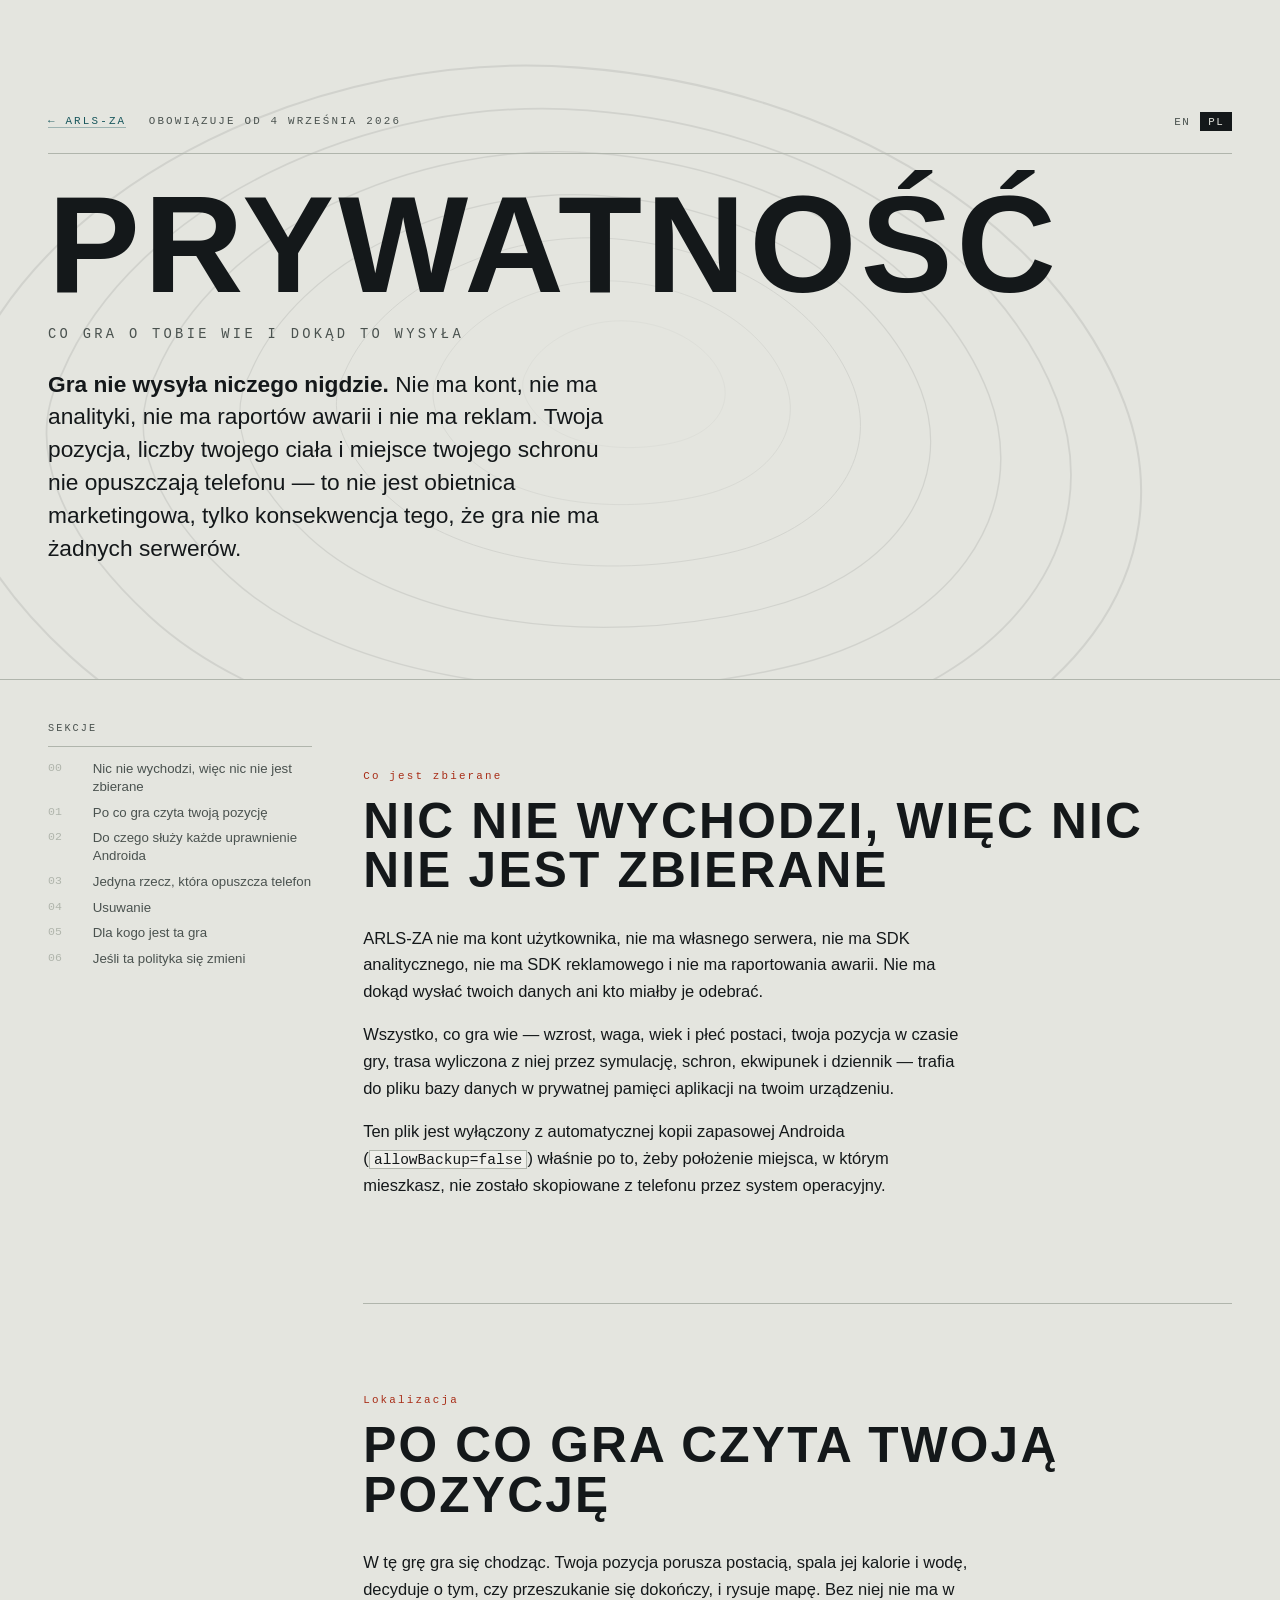
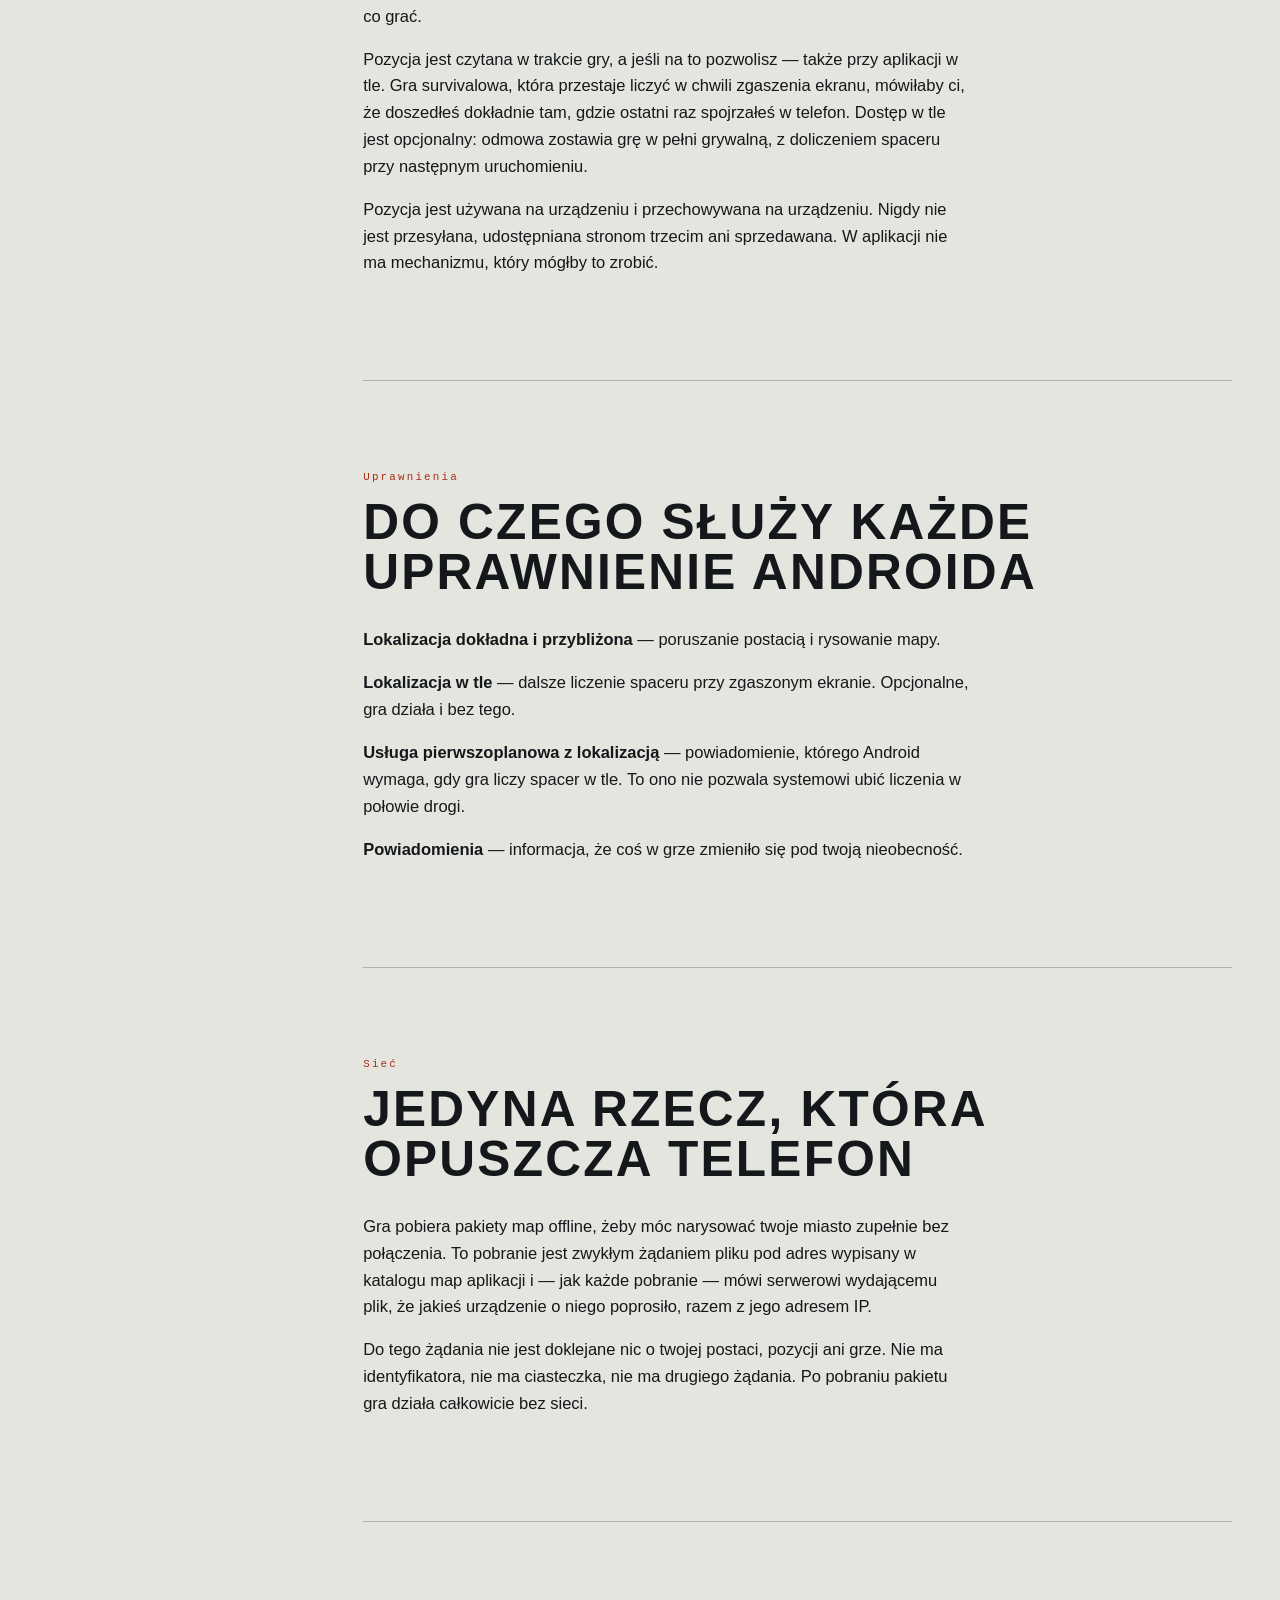
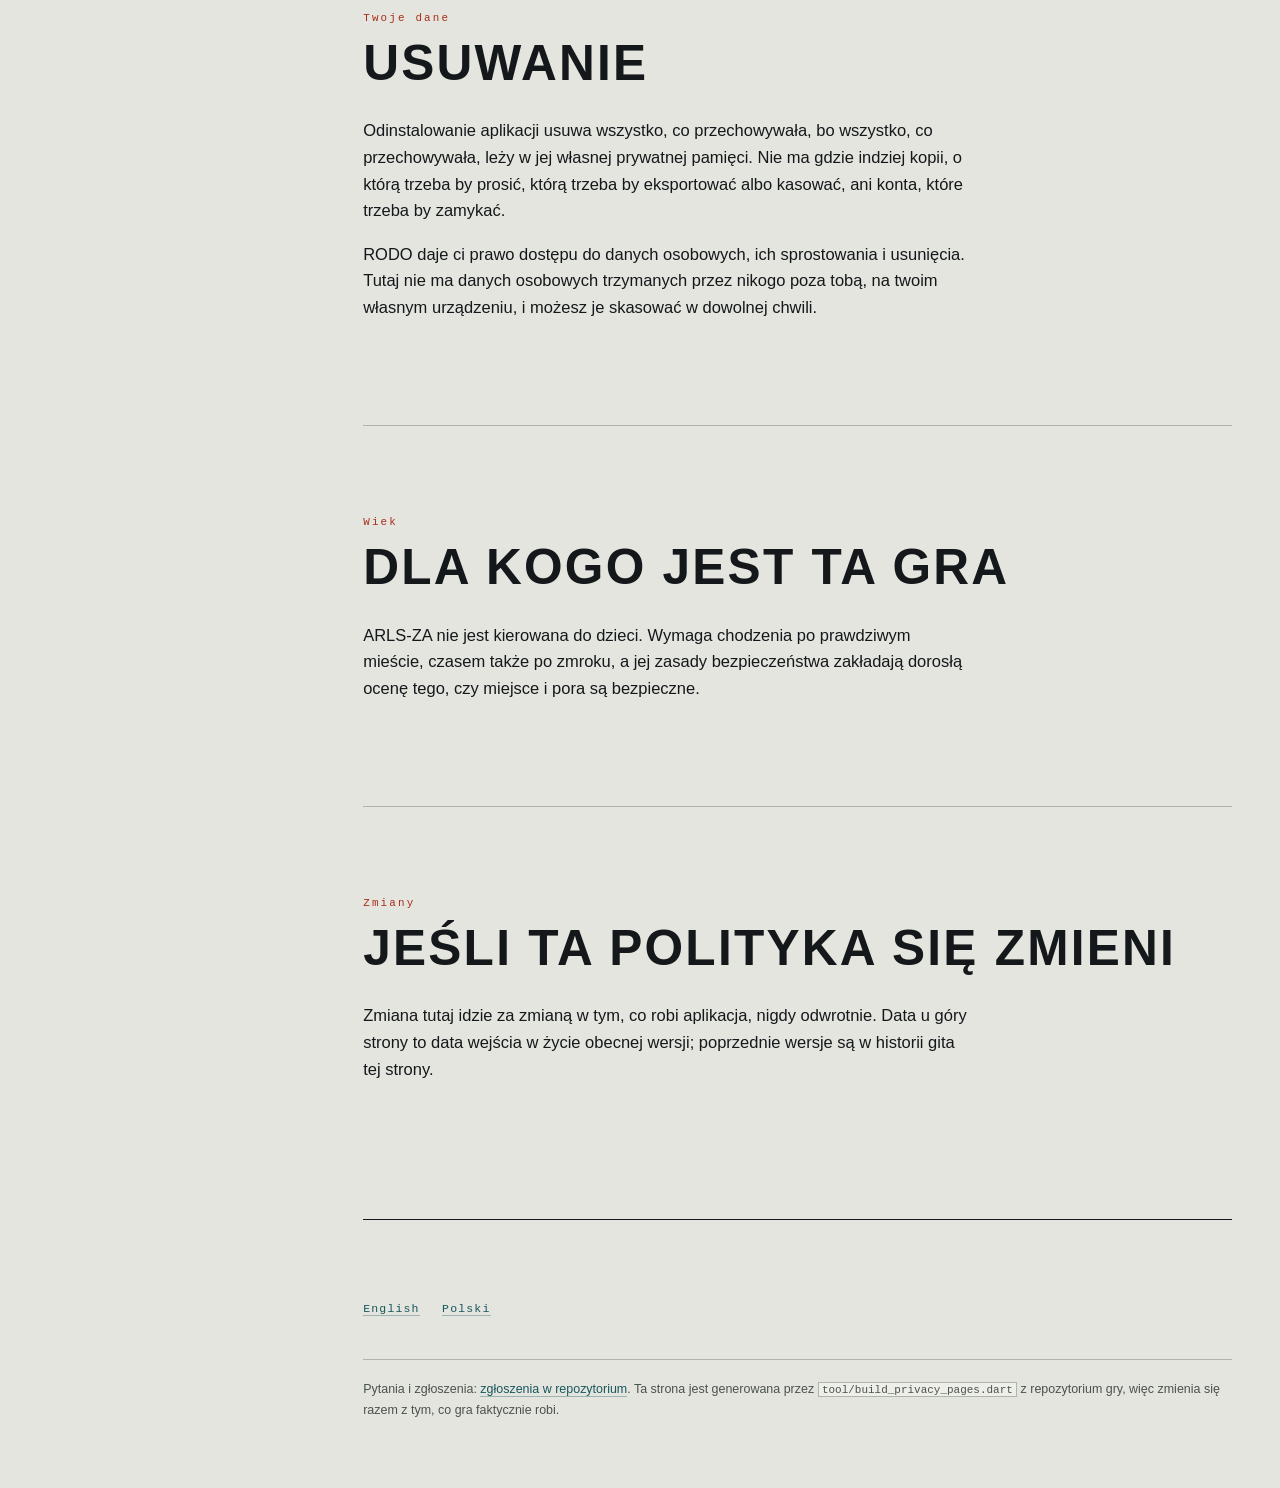
<file: pl/privacy.html>
<!doctype html>
<html lang="pl">
<head>
<meta charset="utf-8">
<meta name="viewport" content="width=device-width, initial-scale=1">
<title>Prywatność — ARLS-ZA</title>
<meta name="description" content="Polityka prywatności ARLS-ZA: gra nie ma kont, nie zbiera analityki i nie wysyła twojej lokalizacji nigdzie.">
<meta name="color-scheme" content="light">
<meta property="og:title" content="Prywatność — ARLS-ZA">
<meta property="og:description" content="Polityka prywatności ARLS-ZA: gra nie ma kont, nie zbiera analityki i nie wysyła twojej lokalizacji nigdzie.">
<meta property="og:type" content="website">
<link rel="alternate" hreflang="en" href="../privacy.html">
<link rel="alternate" hreflang="pl" href="privacy.html">
<link rel="alternate" hreflang="x-default" href="../privacy.html">
<link rel="icon" href="data:image/svg+xml,%3Csvg xmlns='http://www.w3.org/2000/svg' viewBox='0 0 32 32'%3E%3Crect width='32' height='32' fill='%23E4E5DF'/%3E%3Ccircle cx='16' cy='16' r='4' fill='none' stroke='%23A82D17' stroke-width='1.5'/%3E%3Ccircle cx='16' cy='16' r='9' fill='none' stroke='%23A82D17' stroke-width='1.2' opacity='.6'/%3E%3Ccircle cx='16' cy='16' r='14' fill='none' stroke='%23A82D17' stroke-width='1' opacity='.35'/%3E%3C/svg%3E">
<link rel="stylesheet" href="../assets/site.css">
</head>
<body>
<a class="skip" href="#content">Przejdź do treści</a>

<header class="hero">
  <svg class="hero__contour" viewBox="0 0 900 500" aria-hidden="true" preserveAspectRatio="xMidYMid slice">
    <g fill="none" stroke="currentColor" stroke-width="1">
      <g id="c"><path d="M120 250c40-95 175-160 300-150 130 10 235 78 268 165 30 80-25 160-140 186-140 32-300 10-378-62-52-48-72-99-50-139z"/></g>
      <use href="#c" transform="translate(450 250) scale(.86) translate(-450 -250)"/>
      <use href="#c" transform="translate(450 250) scale(.72) translate(-450 -250)"/>
      <use href="#c" transform="translate(450 250) scale(.58) translate(-450 -250)"/>
      <use href="#c" transform="translate(450 250) scale(.44) translate(-450 -250)"/>
      <use href="#c" transform="translate(450 250) scale(.30) translate(-450 -250)"/>
      <use href="#c" transform="translate(450 250) scale(.17) translate(-450 -250)"/>
    </g>
  </svg>

  <div class="hero__inner">
    <div class="hero__meta eyebrow">
      <span><a href="../index.html">← ARLS-ZA</a></span>
      <span>Obowiązuje od 4 września 2026</span>
      <nav class="langs" aria-label="Language">
        <a href="../privacy.html" data-lang-link hreflang="en">EN</a>
        <a href="privacy.html" aria-current="true" data-lang-link hreflang="pl">PL</a>
      </nav>
    </div>

    <h1>
      <span class="hero__title">Prywatność</span>
      <span class="hero__sub">Co gra o tobie wie i dokąd to wysyła</span>
    </h1>
    <p class="thesis">
      <strong>Gra nie wysyła niczego nigdzie.</strong> Nie ma kont, nie ma analityki, nie ma raportów awarii i nie ma reklam. Twoja pozycja, liczby twojego ciała i miejsce twojego schronu nie opuszczają telefonu — to nie jest obietnica marketingowa, tylko konsekwencja tego, że gra nie ma żadnych serwerów.
    </p>
  </div>
</header>

<div class="shell">
  <div class="layout">

    <nav class="rail" aria-label="Sekcje">
      <p class="rail__t">Sekcje</p>
      <ol id="rail-list">
        <li><a href="#collect"><span>00</span><span>Nic nie wychodzi, więc nic nie jest zbierane</span></a></li>
        <li><a href="#location"><span>01</span><span>Po co gra czyta twoją pozycję</span></a></li>
        <li><a href="#permissions"><span>02</span><span>Do czego służy każde uprawnienie Androida</span></a></li>
        <li><a href="#network"><span>03</span><span>Jedyna rzecz, która opuszcza telefon</span></a></li>
        <li><a href="#deletion"><span>04</span><span>Usuwanie</span></a></li>
        <li><a href="#children"><span>05</span><span>Dla kogo jest ta gra</span></a></li>
        <li><a href="#changes"><span>06</span><span>Jeśli ta polityka się zmieni</span></a></li>
      </ol>
    </nav>

    <main id="content">

      <div class="jump">
        <label class="eyebrow" for="jump-sel">Skocz do</label>
        <select id="jump-sel" aria-label="Skocz do">
          <option value="#collect">00 — Nic nie wychodzi, więc nic nie jest zbierane</option>
          <option value="#location">01 — Po co gra czyta twoją pozycję</option>
          <option value="#permissions">02 — Do czego służy każde uprawnienie Androida</option>
          <option value="#network">03 — Jedyna rzecz, która opuszcza telefon</option>
          <option value="#deletion">04 — Usuwanie</option>
          <option value="#children">05 — Dla kogo jest ta gra</option>
          <option value="#changes">06 — Jeśli ta polityka się zmieni</option>
        </select>
      </div>

      <section class="sec" id="collect">
        <div class="sec__hd">
          <span class="sec__no">Co jest zbierane</span>
          <h2>Nic nie wychodzi, więc nic nie jest zbierane</h2>
        </div>
        <div class="prose">
          <p>ARLS-ZA nie ma kont użytkownika, nie ma własnego serwera, nie ma SDK analitycznego, nie ma SDK reklamowego i nie ma raportowania awarii. Nie ma dokąd wysłać twoich danych ani kto miałby je odebrać.</p>
          <p>Wszystko, co gra wie — wzrost, waga, wiek i płeć postaci, twoja pozycja w czasie gry, trasa wyliczona z niej przez symulację, schron, ekwipunek i dziennik — trafia do pliku bazy danych w prywatnej pamięci aplikacji na twoim urządzeniu.</p>
          <p>Ten plik jest wyłączony z automatycznej kopii zapasowej Androida (<code>allowBackup=false</code>) właśnie po to, żeby położenie miejsca, w którym mieszkasz, nie zostało skopiowane z telefonu przez system operacyjny.</p>
        </div>
      </section>

      <section class="sec" id="location">
        <div class="sec__hd">
          <span class="sec__no">Lokalizacja</span>
          <h2>Po co gra czyta twoją pozycję</h2>
        </div>
        <div class="prose">
          <p>W tę grę gra się chodząc. Twoja pozycja porusza postacią, spala jej kalorie i wodę, decyduje o tym, czy przeszukanie się dokończy, i rysuje mapę. Bez niej nie ma w co grać.</p>
          <p>Pozycja jest czytana w trakcie gry, a jeśli na to pozwolisz — także przy aplikacji w tle. Gra survivalowa, która przestaje liczyć w chwili zgaszenia ekranu, mówiłaby ci, że doszedłeś dokładnie tam, gdzie ostatni raz spojrzałeś w telefon. Dostęp w tle jest opcjonalny: odmowa zostawia grę w pełni grywalną, z doliczeniem spaceru przy następnym uruchomieniu.</p>
          <p>Pozycja jest używana na urządzeniu i przechowywana na urządzeniu. Nigdy nie jest przesyłana, udostępniana stronom trzecim ani sprzedawana. W aplikacji nie ma mechanizmu, który mógłby to zrobić.</p>
        </div>
      </section>

      <section class="sec" id="permissions">
        <div class="sec__hd">
          <span class="sec__no">Uprawnienia</span>
          <h2>Do czego służy każde uprawnienie Androida</h2>
        </div>
        <div class="prose">
          <p><strong>Lokalizacja dokładna i przybliżona</strong> — poruszanie postacią i rysowanie mapy.</p>
          <p><strong>Lokalizacja w tle</strong> — dalsze liczenie spaceru przy zgaszonym ekranie. Opcjonalne, gra działa i bez tego.</p>
          <p><strong>Usługa pierwszoplanowa z lokalizacją</strong> — powiadomienie, którego Android wymaga, gdy gra liczy spacer w tle. To ono nie pozwala systemowi ubić liczenia w połowie drogi.</p>
          <p><strong>Powiadomienia</strong> — informacja, że coś w grze zmieniło się pod twoją nieobecność.</p>
        </div>
      </section>

      <section class="sec" id="network">
        <div class="sec__hd">
          <span class="sec__no">Sieć</span>
          <h2>Jedyna rzecz, która opuszcza telefon</h2>
        </div>
        <div class="prose">
          <p>Gra pobiera pakiety map offline, żeby móc narysować twoje miasto zupełnie bez połączenia. To pobranie jest zwykłym żądaniem pliku pod adres wypisany w katalogu map aplikacji i — jak każde pobranie — mówi serwerowi wydającemu plik, że jakieś urządzenie o niego poprosiło, razem z jego adresem IP.</p>
          <p>Do tego żądania nie jest doklejane nic o twojej postaci, pozycji ani grze. Nie ma identyfikatora, nie ma ciasteczka, nie ma drugiego żądania. Po pobraniu pakietu gra działa całkowicie bez sieci.</p>
        </div>
      </section>

      <section class="sec" id="deletion">
        <div class="sec__hd">
          <span class="sec__no">Twoje dane</span>
          <h2>Usuwanie</h2>
        </div>
        <div class="prose">
          <p>Odinstalowanie aplikacji usuwa wszystko, co przechowywała, bo wszystko, co przechowywała, leży w jej własnej prywatnej pamięci. Nie ma gdzie indziej kopii, o którą trzeba by prosić, którą trzeba by eksportować albo kasować, ani konta, które trzeba by zamykać.</p>
          <p>RODO daje ci prawo dostępu do danych osobowych, ich sprostowania i usunięcia. Tutaj nie ma danych osobowych trzymanych przez nikogo poza tobą, na twoim własnym urządzeniu, i możesz je skasować w dowolnej chwili.</p>
        </div>
      </section>

      <section class="sec" id="children">
        <div class="sec__hd">
          <span class="sec__no">Wiek</span>
          <h2>Dla kogo jest ta gra</h2>
        </div>
        <div class="prose">
          <p>ARLS-ZA nie jest kierowana do dzieci. Wymaga chodzenia po prawdziwym mieście, czasem także po zmroku, a jej zasady bezpieczeństwa zakładają dorosłą ocenę tego, czy miejsce i pora są bezpieczne.</p>
        </div>
      </section>

      <section class="sec" id="changes">
        <div class="sec__hd">
          <span class="sec__no">Zmiany</span>
          <h2>Jeśli ta polityka się zmieni</h2>
        </div>
        <div class="prose">
          <p>Zmiana tutaj idzie za zmianą w tym, co robi aplikacja, nigdy odwrotnie. Data u góry strony to data wejścia w życie obecnej wersji; poprzednie wersje są w historii gita tej strony.</p>
        </div>
      </section>

      <footer class="foot">
        <nav class="foot__langs" aria-label="Language">
          <a href="../privacy.html" data-lang-link hreflang="en">English</a>
          <a href="privacy.html" data-lang-link hreflang="pl">Polski</a>
        </nav>
        <p class="foot__note">
          Pytania i zgłoszenia: <a href="https://github.com/Frosttod/ARLS-ZA/issues">zgłoszenia w repozytorium</a>. Ta strona jest generowana przez <code>tool/build_privacy_pages.dart</code> z repozytorium gry, więc zmienia się razem z tym, co gra faktycznie robi.
        </p>
      </footer>

    </main>
  </div>
</div>

<script src="../assets/site.js"></script>
</body>
</html>
</file>
<file: assets/site.css>
/* ============================================================
   ARLS-ZA — karta pomiarowa / measurement card
   Wspólny arkusz dla wszystkich wersji językowych.
   Shared stylesheet for every language edition.
   ============================================================ */
:root{
  --paper:#E4E5DF;
  --paper-2:#DBDDD5;
  --paper-3:#EFEFEA;
  --ink:#14181A;
  --ink-2:#4A524F;
  --rule:#B0B5AC;
  --data:#17565C;
  --alert:#A82D17;

  --display:"Arial Narrow","Helvetica Neue Condensed",-apple-system,"Segoe UI",Roboto,sans-serif;
  --body:-apple-system,BlinkMacSystemFont,"Segoe UI",Roboto,"Helvetica Neue",Arial,sans-serif;
  --mono:ui-monospace,"Cascadia Mono","SF Mono","Roboto Mono",Consolas,"Liberation Mono",monospace;

  --gap:clamp(1.5rem,4vw,3rem);
  --rail:16.5rem;
}

*{box-sizing:border-box}
html{-webkit-text-size-adjust:100%}
body{
  margin:0;
  background:var(--paper);
  color:var(--ink);
  font-family:var(--body);
  font-size:clamp(15px,.4vw + 14px,16.5px);
  line-height:1.62;
}
h1,h2,h3,h4{margin:0;font-weight:400}
p{margin:0 0 1em}
a{color:var(--data);text-decoration:none;border-bottom:1px solid rgba(23,86,92,.35)}
a:hover{border-bottom-color:var(--data)}
:focus-visible{outline:2px solid var(--data);outline-offset:3px}

.skip{position:absolute;left:-9999px;top:0;background:var(--ink);color:var(--paper);padding:.6rem 1rem;z-index:99}
.skip:focus{left:.5rem;top:.5rem}

/* ---------- typografia ról ---------- */
.display{
  font-family:var(--display);
  text-transform:uppercase;
  letter-spacing:.075em;
  line-height:.94;
  font-weight:700;
}
.eyebrow{
  font-family:var(--mono);
  font-size:.68rem;
  letter-spacing:.2em;
  text-transform:uppercase;
  color:var(--ink-2);
}
.num{font-family:var(--mono);font-variant-numeric:tabular-nums;font-feature-settings:"tnum" 1}

/* ============================================================
   HERO
   ============================================================ */
.hero{
  position:relative;
  padding:clamp(3rem,9vw,7rem) var(--gap) clamp(2.5rem,6vw,4.5rem);
  border-bottom:1px solid var(--rule);
  overflow:hidden;
}
.hero__contour{
  position:absolute;inset:-20% -10% auto -10%;
  height:150%;width:120%;
  pointer-events:none;
  color:var(--ink);
  opacity:.085;
}
.hero__inner{position:relative;max-width:74rem;margin:0 auto}
.hero__meta{
  display:flex;flex-wrap:wrap;align-items:center;gap:.5rem 1.4rem;
  padding-bottom:1.4rem;margin-bottom:1.8rem;
  border-bottom:1px solid var(--rule);
}
.hero h1{margin:0 0 1.4rem}
.hero__title{
  font-family:var(--display);
  text-transform:uppercase;
  letter-spacing:.03em;
  line-height:.9;
  font-weight:700;
  font-size:clamp(3.1rem,11.5vw,8.6rem);
  display:block;
}
.hero__sub{
  display:block;
  font-family:var(--mono);
  font-size:clamp(.7rem,1.5vw,.86rem);
  letter-spacing:.24em;
  text-transform:uppercase;
  color:var(--ink-2);
  margin-top:1.1rem;
  line-height:1.5;
}
.thesis{
  max-width:44ch;
  font-size:clamp(1.12rem,2.1vw,1.42rem);
  line-height:1.45;
  margin:0 0 2.6rem;
}
.thesis strong{font-weight:600}

/* ---------- przełącznik języka ---------- */
.langs{display:flex;align-items:center;gap:.15rem;margin-left:auto}
.langs a{
  font-family:var(--mono);font-size:.68rem;letter-spacing:.14em;text-transform:uppercase;
  color:var(--ink-2);border:1px solid transparent;border-bottom:0;
  padding:.22rem .42rem;line-height:1;
}
.langs a:hover{color:var(--ink);border-color:var(--rule)}
.langs a[aria-current="true"]{
  color:var(--paper);background:var(--ink);border-color:var(--ink);
}
@media (max-width:34rem){
  .langs{margin-left:0;width:100%;padding-top:.3rem}
}

/* ---------- karta postaci ---------- */
.card{
  border:1px solid var(--ink);
  background:var(--paper-3);
  max-width:36rem;
  font-family:var(--mono);
  font-size:.83rem;
}
.card__hd{
  display:flex;justify-content:space-between;align-items:baseline;gap:1rem;
  padding:.55rem .85rem;
  border-bottom:1px solid var(--ink);
  background:var(--ink);color:var(--paper);
  letter-spacing:.16em;text-transform:uppercase;font-size:.66rem;
}
.card__row{
  display:flex;justify-content:space-between;align-items:baseline;gap:1rem;
  padding:.5rem .85rem;
  border-bottom:1px dotted var(--rule);
}
.card__row:last-child{border-bottom:0}
.card__k{color:var(--ink-2);letter-spacing:.1em;text-transform:uppercase;font-size:.66rem}
.card__v{color:var(--data);font-variant-numeric:tabular-nums;font-weight:700;white-space:nowrap}
.card__ft{
  padding:.5rem .85rem;
  border-top:1px solid var(--ink);
  font-size:.66rem;color:var(--ink-2);letter-spacing:.06em;
}

/* ============================================================
   UKŁAD: szyna indeksu + treść
   ============================================================ */
.shell{max-width:80rem;margin:0 auto;padding:0 var(--gap)}
.layout{display:grid;grid-template-columns:1fr;gap:0}

@media (min-width:64rem){
  .layout{grid-template-columns:var(--rail) minmax(0,1fr);gap:clamp(2rem,4vw,4.5rem)}
}

.rail{
  position:sticky;top:0;align-self:start;
  padding:2.5rem 0 3rem;
  max-height:100vh;overflow-y:auto;
  display:none;
}
@media (min-width:64rem){.rail{display:block}}
.rail__t{
  font-family:var(--mono);font-size:.64rem;letter-spacing:.2em;text-transform:uppercase;
  color:var(--ink-2);padding-bottom:.6rem;margin-bottom:.6rem;border-bottom:1px solid var(--rule);
}
.rail ol{list-style:none;margin:0;padding:0}
.rail a{
  display:grid;grid-template-columns:2.4rem 1fr;gap:.4rem;
  padding:.24rem 0;border:0;
  font-size:.83rem;color:var(--ink-2);line-height:1.35;
}
.rail a span:first-child{font-family:var(--mono);font-size:.72rem;color:var(--rule)}
.rail a:hover{color:var(--ink)}
.rail a.is-on{color:var(--alert)}
.rail a.is-on span:first-child{color:var(--alert)}

.jump{padding:1.6rem 0 0}
.jump label{display:block;margin-bottom:.45rem}
@media (min-width:64rem){.jump{display:none}}
.jump select{
  width:100%;font-family:var(--mono);font-size:.8rem;
  padding:.7rem .8rem;background:var(--paper-3);color:var(--ink);
  border:1px solid var(--ink);border-radius:0;
}

/* ============================================================
   SEKCJE
   ============================================================ */
.sec{
  padding:clamp(3rem,7vw,5.5rem) 0;
  border-top:1px solid var(--rule);
  scroll-margin-top:1rem;
}
.sec:first-of-type{border-top:0}
.sec__hd{margin-bottom:1.8rem}
.sec__no{
  font-family:var(--mono);font-size:.68rem;letter-spacing:.2em;
  color:var(--alert);display:block;margin-bottom:.7rem;
}
.sec h2{
  font-family:var(--display);text-transform:uppercase;letter-spacing:.045em;
  font-weight:700;line-height:1;
  font-size:clamp(1.9rem,4.6vw,3.1rem);
  margin-bottom:.5rem;
}
.sec__lede{max-width:62ch;font-size:1.03rem;color:var(--ink-2)}
.prose{max-width:66ch}
.prose h3{
  font-size:.95rem;font-weight:600;letter-spacing:.01em;
  margin:2.2rem 0 .6rem;
}
.prose h3:first-child{margin-top:0}
.prose h4{
  font-size:.82rem;font-weight:600;letter-spacing:.06em;text-transform:uppercase;
  color:var(--ink-2);margin:1.6rem 0 .5rem;
}
.prose ul,.prose ol{margin:0 0 1.1em;padding-left:1.35rem}
.prose li{margin-bottom:.32em}
.prose li::marker{color:var(--rule);font-family:var(--mono);font-size:.85em}
code{
  font-family:var(--mono);font-size:.88em;
  background:var(--paper-3);border:1px solid var(--rule);
  padding:.05em .3em;white-space:nowrap;
}

/* ---------- elementy danych ---------- */
.tbl{width:100%;border-collapse:collapse;margin:1.2rem 0 1.6rem;font-size:.86rem}
.tbl caption{
  text-align:left;font-family:var(--mono);font-size:.66rem;letter-spacing:.17em;
  text-transform:uppercase;color:var(--ink-2);padding-bottom:.6rem;
}
.tbl th,.tbl td{
  text-align:left;padding:.45rem .7rem .45rem 0;
  border-bottom:1px solid var(--rule);vertical-align:top;
}
.tbl thead th{
  font-family:var(--mono);font-size:.64rem;letter-spacing:.13em;text-transform:uppercase;
  color:var(--ink-2);font-weight:400;border-bottom:1px solid var(--ink);
}
.tbl td.n,.tbl th.n{
  font-family:var(--mono);font-variant-numeric:tabular-nums;color:var(--data);
  white-space:nowrap;text-align:right;padding-right:1rem;
}
.tbl tbody tr:last-child th,.tbl tbody tr:last-child td{border-bottom:1px solid var(--ink)}

.scroller{overflow-x:auto;margin:0 calc(var(--gap) * -0.5);padding:0 calc(var(--gap) * 0.5)}

.f{
  font-family:var(--mono);font-size:.83rem;
  background:var(--paper-3);border-left:2px solid var(--data);
  padding:.75rem .9rem;margin:1.1rem 0;
  white-space:pre-wrap;overflow-x:auto;color:var(--ink);
}
.f b{color:var(--data);font-weight:700}

.warn{
  border-left:2px solid var(--alert);
  background:rgba(168,45,23,.055);
  padding:.85rem 1rem;margin:1.3rem 0;
  font-size:.94rem;max-width:66ch;
}
.warn p:last-child{margin-bottom:0}
.warn__t{
  font-family:var(--mono);font-size:.64rem;letter-spacing:.18em;text-transform:uppercase;
  color:var(--alert);display:block;margin-bottom:.35rem;
}

.stats{
  display:grid;gap:1px;background:var(--rule);
  border:1px solid var(--rule);margin:1.5rem 0;
  grid-template-columns:repeat(auto-fit,minmax(9.5rem,1fr));
}
.stat{background:var(--paper);padding:.9rem 1rem}
.stat b{
  display:block;font-family:var(--mono);font-variant-numeric:tabular-nums;
  font-size:1.42rem;color:var(--data);font-weight:700;line-height:1.1;
}
.stat span{display:block;font-size:.74rem;color:var(--ink-2);margin-top:.28rem;line-height:1.35}

.heat td.h{text-align:right;font-family:var(--mono);font-variant-numeric:tabular-nums;color:var(--ink);padding-right:1rem}
.h5{background:rgba(23,86,92,.30)}
.h4{background:rgba(23,86,92,.18)}
.h3{background:rgba(23,86,92,.08)}
.h2{background:rgba(168,45,23,.14)}
.h1{background:rgba(168,45,23,.28)}

/* ============================================================
   SYGNATURA: zegar ogniska / hotspot clock
   ============================================================ */
.clock{
  margin:2rem 0 1rem;
  border:1px solid var(--ink);background:var(--paper-3);
}
.clock__hd{
  display:flex;flex-wrap:wrap;justify-content:space-between;gap:.5rem 1rem;
  padding:.55rem .85rem;background:var(--ink);color:var(--paper);
  font-family:var(--mono);font-size:.65rem;letter-spacing:.16em;text-transform:uppercase;
}
.clock__body{padding:1.2rem .85rem .4rem}
.clock svg{display:block;width:100%;height:auto}
.ring{
  fill:rgba(168,45,23,.05);
  stroke:var(--alert);
  stroke-width:1.1;
  opacity:0;
  transform:scale(.35);
  transform-origin:260px 210px;
  transition:opacity .5s ease,transform .7s cubic-bezier(.16,.84,.44,1);
}
.is-live .ring{opacity:.55;transform:scale(1)}
.ring-lab{
  font-family:var(--mono);font-size:11px;fill:var(--alert);
  opacity:0;transition:opacity .45s ease;
}
.is-live .ring-lab{opacity:1}
.clock__legend{
  display:grid;gap:1px;background:var(--rule);border-top:1px solid var(--ink);
  grid-template-columns:repeat(auto-fit,minmax(8rem,1fr));
}
.clock__legend div{background:var(--paper-3);padding:.7rem .85rem}
.clock__legend b{display:block;font-family:var(--mono);color:var(--data);font-size:1.05rem}
.clock__legend span{display:block;font-size:.72rem;color:var(--ink-2);margin-top:.2rem}

@media (prefers-reduced-motion:reduce){
  *{animation:none!important;transition:none!important}
  .ring{opacity:.55;transform:none}
  .ring-lab{opacity:1}
}

/* ============================================================
   STOPKA
   ============================================================ */
.foot{
  border-top:1px solid var(--ink);
  margin-top:2rem;
  padding:clamp(2.5rem,6vw,4rem) 0 3.5rem;
  font-size:.88rem;color:var(--ink-2);
}
.foot__grid{display:grid;gap:1.8rem;grid-template-columns:repeat(auto-fit,minmax(14rem,1fr))}
.foot h4{
  font-family:var(--mono);font-size:.64rem;letter-spacing:.18em;text-transform:uppercase;
  color:var(--ink);margin-bottom:.6rem;
}
.foot dl{margin:0;font-family:var(--mono);font-size:.78rem}
.foot dt{color:var(--ink-2);letter-spacing:.08em;text-transform:uppercase;font-size:.62rem;margin-top:.55rem}
.foot dd{margin:0;color:var(--ink)}
.foot__note{margin-top:2.5rem;padding-top:1.2rem;border-top:1px solid var(--rule);font-size:.78rem}
.foot__langs{margin-top:1rem;font-family:var(--mono);font-size:.72rem;letter-spacing:.1em}
.foot__langs a{margin-right:.9rem}
</file>
